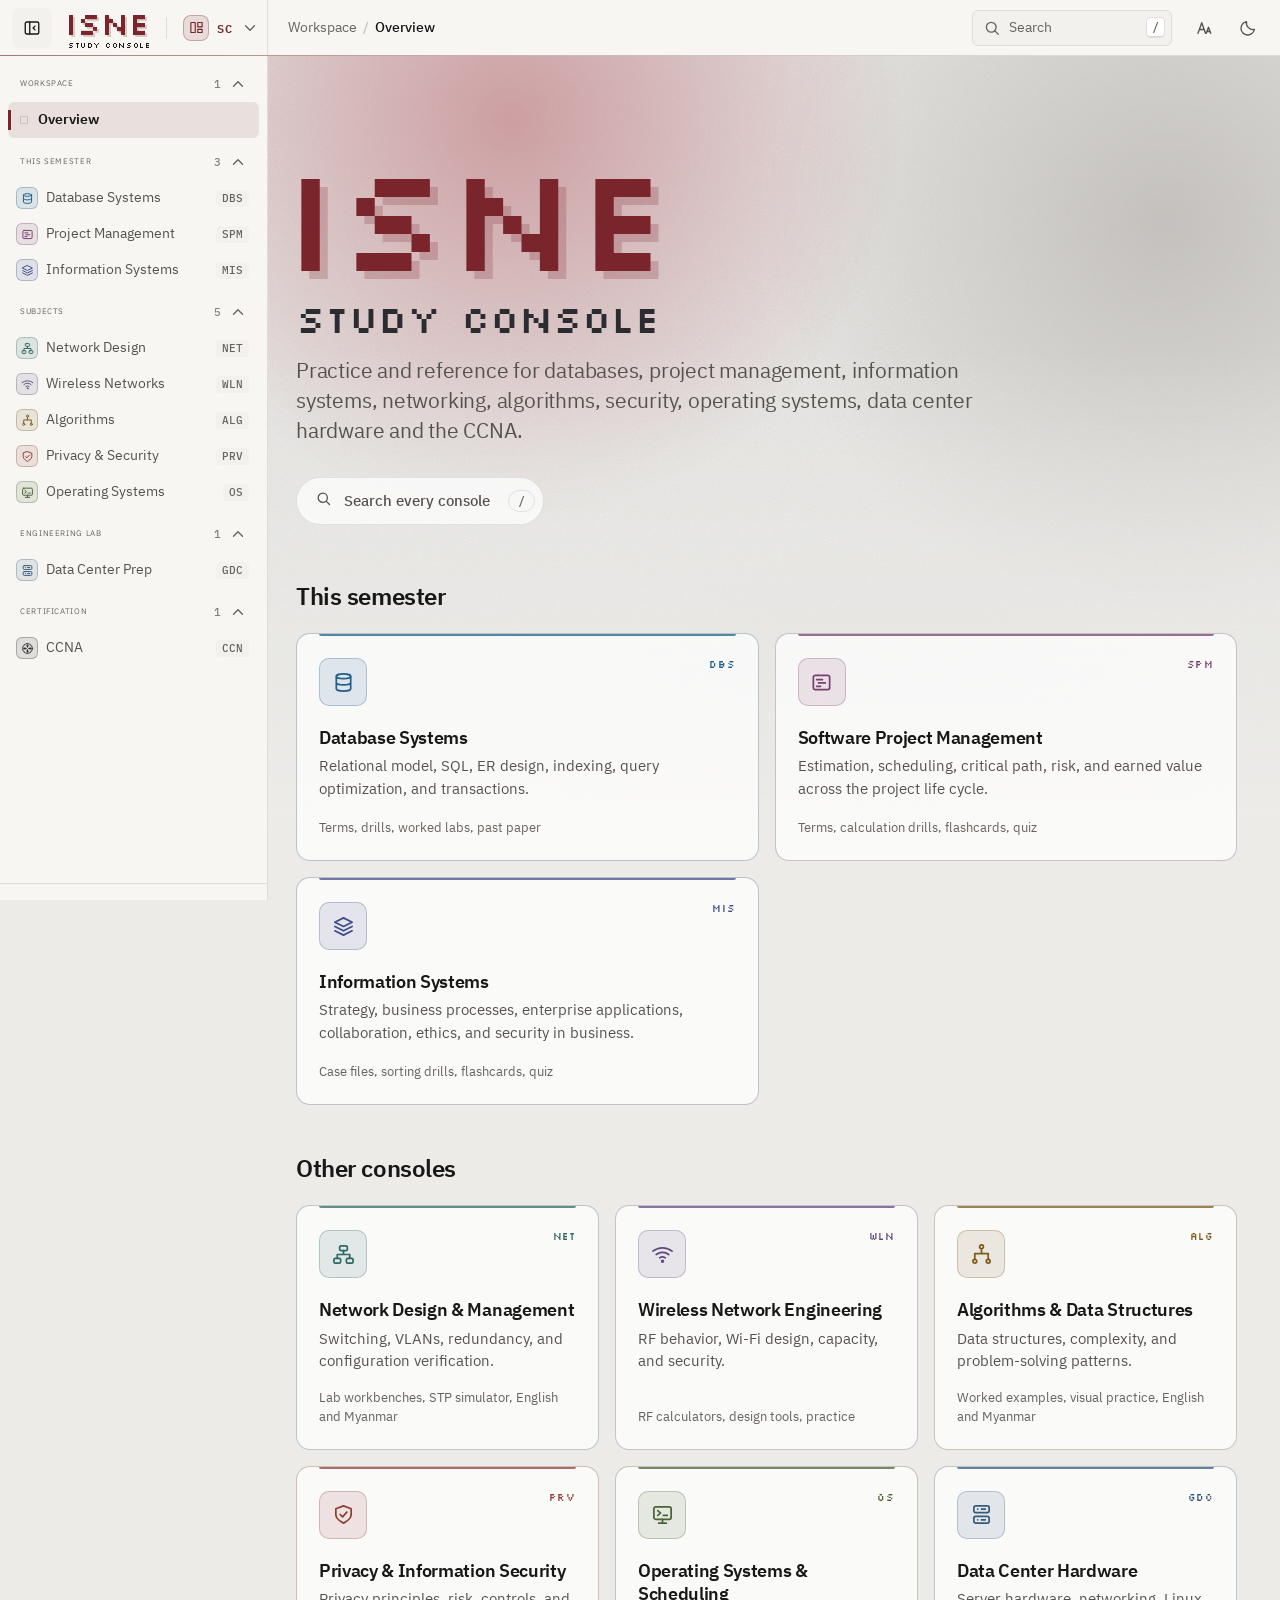
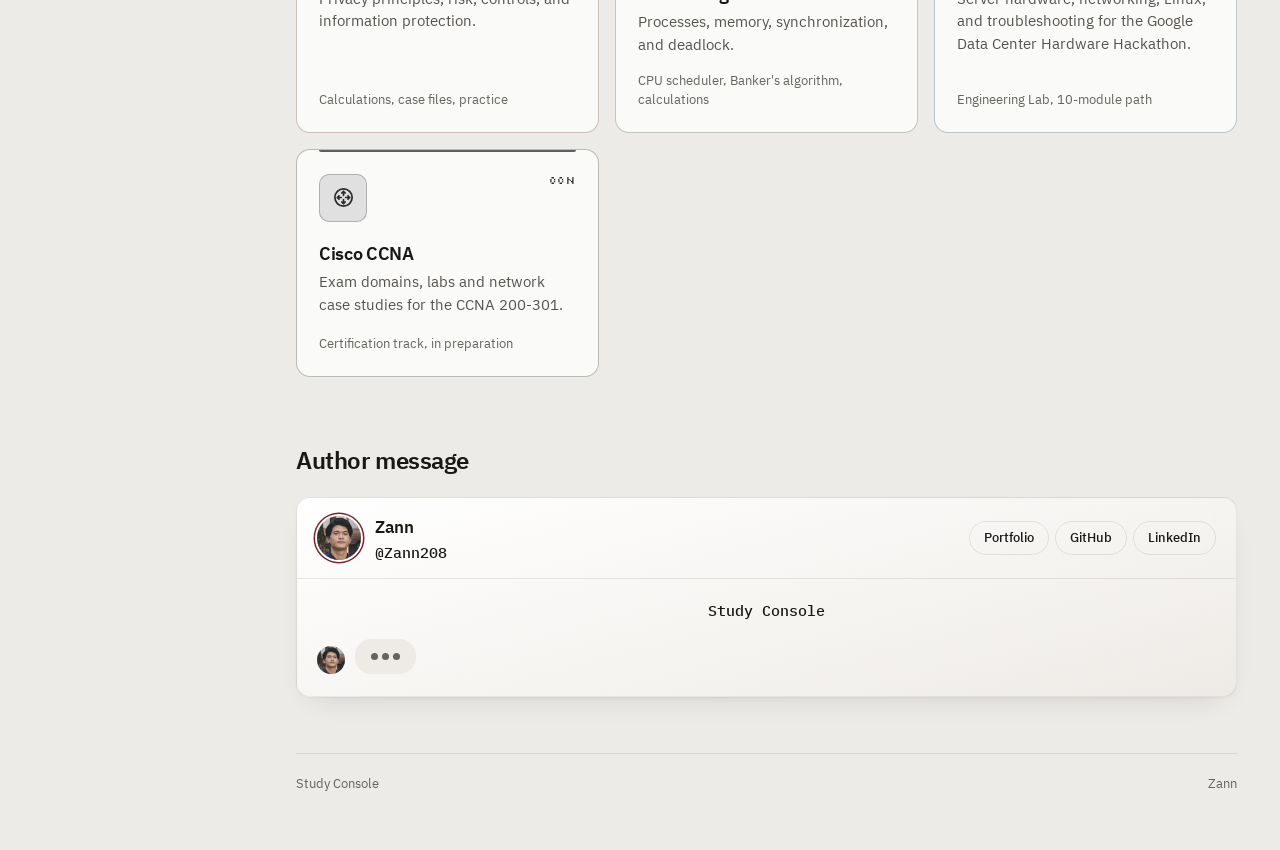
<file: index.html>
<!doctype html>
<html lang="en">
<head>
  <meta charset="utf-8">
  <meta name="viewport" content="width=device-width,initial-scale=1,viewport-fit=cover">
  <title>Study Console</title>
  <meta name="description" content="Practice and reference consoles for networking, algorithms, security, operating systems, databases, project management, information systems and data center hardware, built by Thu Htoo Zan.">
  <meta name="theme-color" content="#ecebe8">
  <script src="./shared/v3/boot.js?v=20261127-1" data-console="home" data-v2="index.v2.html"></script>
  <link rel="preload" href="./assets/fonts/silkscreen-400.woff2" as="font" type="font/woff2" crossorigin>
  <link rel="stylesheet" href="./home.css?v=20261127-1">
</head>
<body data-console-id="home" data-console-name="Study Console">
  <main class="home" id="main">
    <div class="home-aurora" aria-hidden="true"><i class="home-aurora-a"></i><i class="home-aurora-b"></i><i class="home-aurora-c"></i></div>

    <section class="home-hero" aria-labelledby="home-title">
      <h1 class="home-title" id="home-title">ISNE Study Console</h1>
      <p class="home-sub">Practice and reference for databases, project management, information systems, networking, algorithms, security, operating systems, data center hardware and the CCNA.</p>
      <div class="home-actions">
        <a class="home-continue" data-continue-learning hidden href="#current">
          <span class="home-continue-mark" data-continue-icon aria-hidden="true"></span>
          <span class="home-continue-copy"><small>Continue</small><b data-continue-name></b></span>
        </a>
        <button class="home-search" type="button" data-open-search>
          <span data-sc-icon="search" aria-hidden="true"></span>Search every console<kbd>/</kbd>
        </button>
      </div>
    </section>

    <section class="home-consoles home-current" id="current" aria-labelledby="current-title">
      <h2 class="home-h2" id="current-title">This semester</h2>
      <div class="home-grid home-grid-current">
        <a class="home-tile" data-console-launch data-console-id="db" data-console-name="Database Systems" href="./db/">
          <span class="home-tile-icon" data-sc-icon="database" aria-hidden="true"></span>
          <span class="home-tile-code">DBS</span>
          <h3>Database Systems</h3>
          <p>Relational model, SQL, ER design, indexing, query optimization, and transactions.</p>
          <span class="home-tile-meta">Terms, drills, worked labs, past paper</span>
        </a>
        <a class="home-tile" data-console-launch data-console-id="spm" data-console-name="Software Project Management" href="./spm/">
          <span class="home-tile-icon" data-sc-icon="project" aria-hidden="true"></span>
          <span class="home-tile-code">SPM</span>
          <h3>Software Project Management</h3>
          <p>Estimation, scheduling, critical path, risk, and earned value across the project life cycle.</p>
          <span class="home-tile-meta">Terms, calculation drills, flashcards, quiz</span>
        </a>
        <a class="home-tile" data-console-launch data-console-id="mis" data-console-name="Information Systems" href="./mis/">
          <span class="home-tile-icon" data-sc-icon="layers" aria-hidden="true"></span>
          <span class="home-tile-code">MIS</span>
          <h3>Information Systems</h3>
          <p>Strategy, business processes, enterprise applications, collaboration, ethics, and security in business.</p>
          <span class="home-tile-meta">Case files, sorting drills, flashcards, quiz</span>
        </a>
      </div>
    </section>

    <section class="home-consoles home-others" id="subjects" aria-labelledby="consoles-title">
      <h2 class="home-h2" id="consoles-title">Other consoles</h2>
      <div class="home-grid">
        <a class="home-tile" data-console-launch data-console-id="netdes" data-console-name="Network Design & Management" href="https://zann208.github.io/netdes/">
          <span class="home-tile-icon" data-sc-icon="network" aria-hidden="true"></span>
          <span class="home-tile-code">NET</span>
          <h3>Network Design &amp; Management</h3>
          <p>Switching, VLANs, redundancy, and configuration verification.</p>
          <span class="home-tile-meta">Lab workbenches, STP simulator, English and Myanmar</span>
        </a>
        <a class="home-tile" data-console-launch data-console-id="wnet" data-console-name="Wireless Network Engineering" href="https://zann208.github.io/wnet/">
          <span class="home-tile-icon" data-sc-icon="wireless" aria-hidden="true"></span>
          <span class="home-tile-code">WLN</span>
          <h3>Wireless Network Engineering</h3>
          <p>RF behavior, Wi-Fi design, capacity, and security.</p>
          <span class="home-tile-meta">RF calculators, design tools, practice</span>
        </a>
        <a class="home-tile" data-console-launch data-console-id="algo" data-console-name="Algorithms & Data Structures" href="https://zann208.github.io/algo/">
          <span class="home-tile-icon" data-sc-icon="algorithm" aria-hidden="true"></span>
          <span class="home-tile-code">ALG</span>
          <h3>Algorithms &amp; Data Structures</h3>
          <p>Data structures, complexity, and problem-solving patterns.</p>
          <span class="home-tile-meta">Worked examples, visual practice, English and Myanmar</span>
        </a>
        <a class="home-tile" data-console-launch data-console-id="privacy" data-console-name="Privacy & Information Security" href="https://zann208.github.io/privacy/">
          <span class="home-tile-icon" data-sc-icon="shield" aria-hidden="true"></span>
          <span class="home-tile-code">PRV</span>
          <h3>Privacy &amp; Information Security</h3>
          <p>Privacy principles, risk, controls, and information protection.</p>
          <span class="home-tile-meta">Calculations, case files, practice</span>
        </a>
        <a class="home-tile" data-console-launch data-console-id="os" data-console-name="Operating Systems & Scheduling" href="https://zann208.github.io/os/">
          <span class="home-tile-icon" data-sc-icon="system" aria-hidden="true"></span>
          <span class="home-tile-code">OS</span>
          <h3>Operating Systems &amp; Scheduling</h3>
          <p>Processes, memory, synchronization, and deadlock.</p>
          <span class="home-tile-meta">CPU scheduler, Banker's algorithm, calculations</span>
        </a>
        <a class="home-tile" data-console-launch data-console-id="gdc" data-console-name="Google Data Center Hardware Hackathon" href="./google-dc-hackathon/">
          <span class="home-tile-icon" data-sc-icon="server" aria-hidden="true"></span>
          <span class="home-tile-code">GDC</span>
          <h3>Data Center Hardware</h3>
          <p>Server hardware, networking, Linux, and troubleshooting for the Google Data Center Hardware Hackathon.</p>
          <span class="home-tile-meta">Engineering Lab, 10-module path</span>
        </a>
        <a class="home-tile" data-console-launch data-console-id="ccna" data-console-name="Cisco CCNA 200-301" href="./ccna/">
          <span class="home-tile-icon" data-sc-icon="router" aria-hidden="true"></span>
          <span class="home-tile-code">CCN</span>
          <h3>Cisco CCNA</h3>
          <p>Exam domains, labs and network case studies for the CCNA 200-301.</p>
          <span class="home-tile-meta">Certification track, in preparation</span>
        </a>
      </div>
    </section>

    <section class="home-chat" id="author" aria-labelledby="author-title">
      <h2 class="home-h2" id="author-title">Author message</h2>
      <div class="home-chat-window">
        <header class="home-chat-head">
          <img class="home-chat-avatar" src="./assets/author.jpg?v=20261028-1" width="44" height="44" alt="Zann" decoding="async">
          <div class="home-chat-who"><b>Zann</b><code>@Zann208</code></div>
          <ul class="home-chat-links">
            <li><a href="https://zann208.github.io/" rel="me">Portfolio</a></li>
            <li><a href="https://github.com/Zann208" rel="me">GitHub</a></li>
            <li><a href="https://www.linkedin.com/in/thu-htoo-zan-8866ab377/" rel="me">LinkedIn</a></li>
          </ul>
        </header>
        <div class="home-chat-thread" data-chat>
          <p class="home-chat-day"><code>Study Console</code></p>
          <div class="home-chat-group">
            <img class="home-chat-mini" src="./assets/author.jpg?v=20261028-1" width="28" height="28" alt="" aria-hidden="true" decoding="async">
            <div class="home-chat-bubbles">
              <p class="home-chat-bubble" data-chat-msg>Hi, I'm Zann. I built these consoles while studying Information Systems and Network Engineering at Chiang Mai University. Use them to prepare for an exam, revise a course, or practise skills you will need at work.</p>
              <p class="home-chat-bubble" data-chat-msg>They are meant to sit alongside your classes, not replace them. Treat everything here as reference and practice, and check anything you will be graded on against your own lecture material.</p>
              <span class="home-chat-typing" aria-hidden="true"><i></i><i></i><i></i></span>
            </div>
          </div>
          <code class="home-chat-status" data-chat-status>Delivered</code>
        </div>
      </div>
    </section>

    <footer class="home-footer"><span>Study Console</span><span>Zann</span></footer>
  </main>
  <script src="./home.js?v=20261127-1"></script>
</body>
</html>
</file>
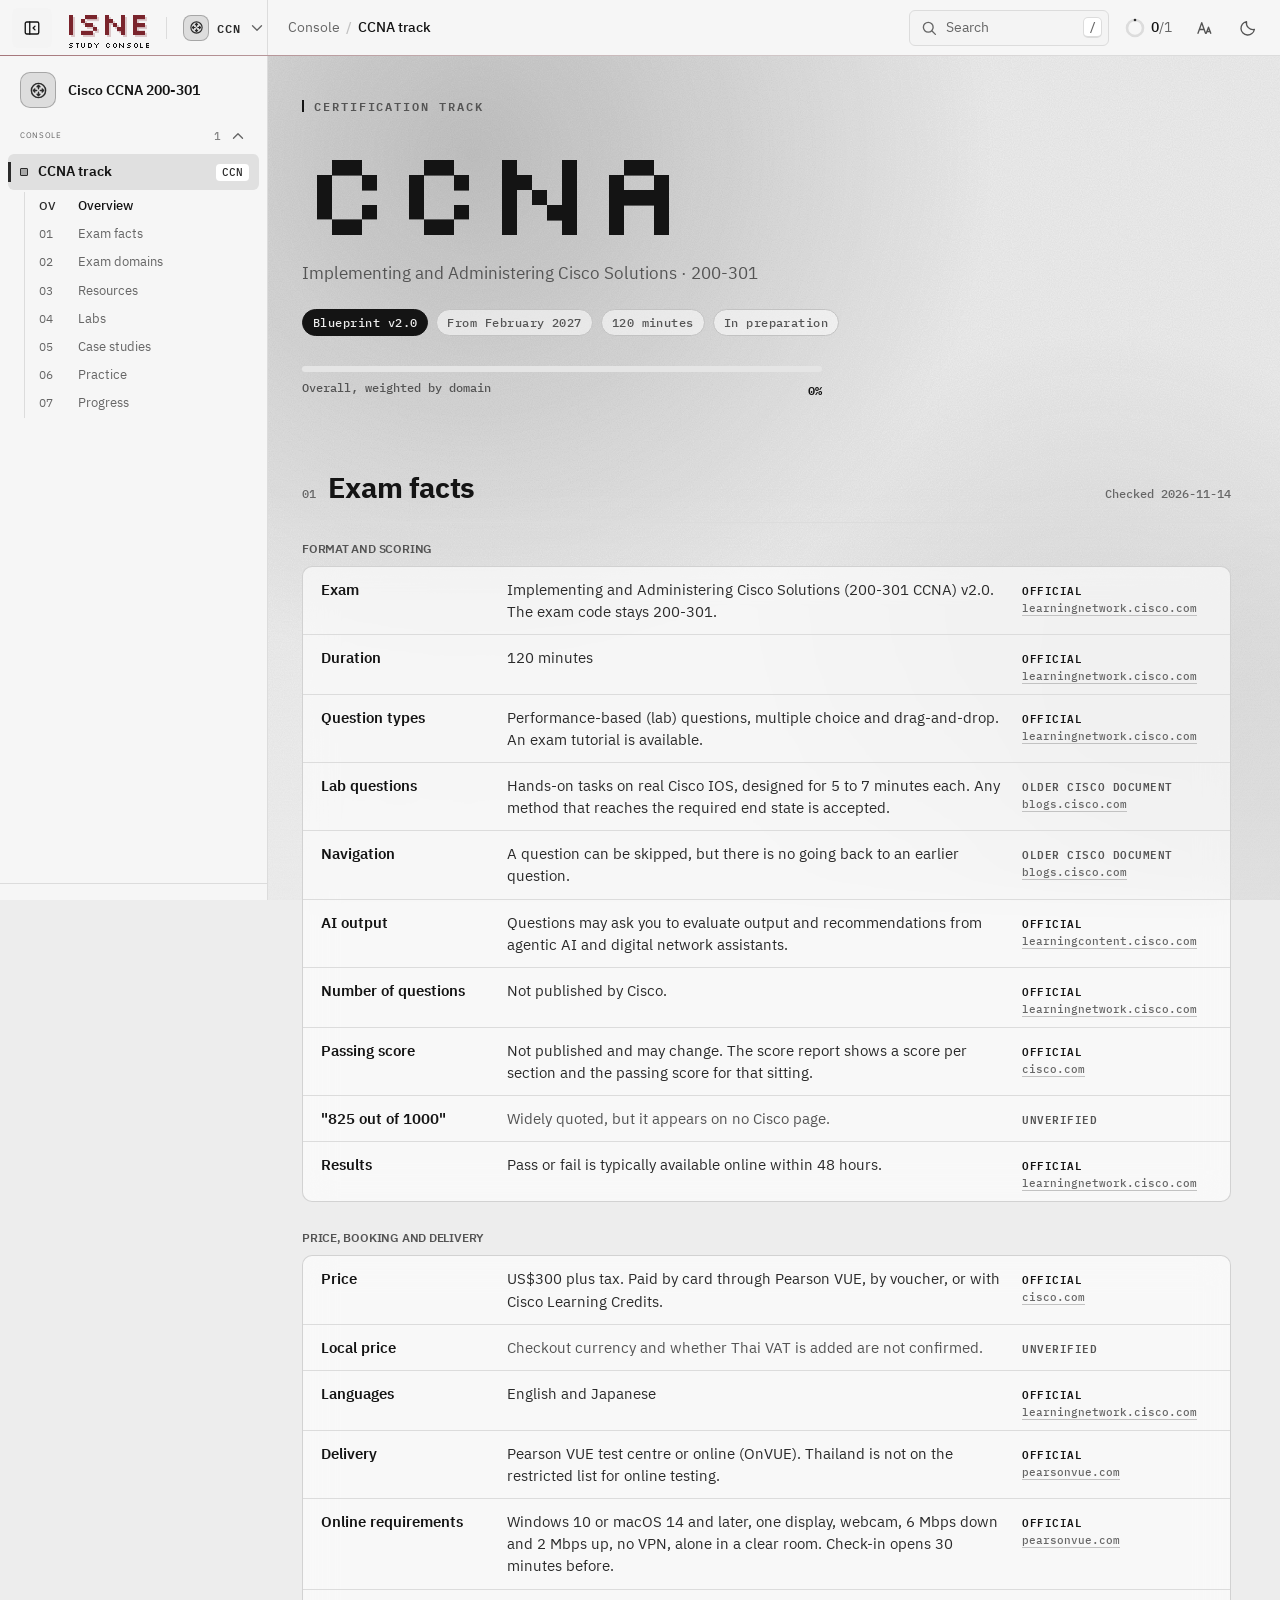
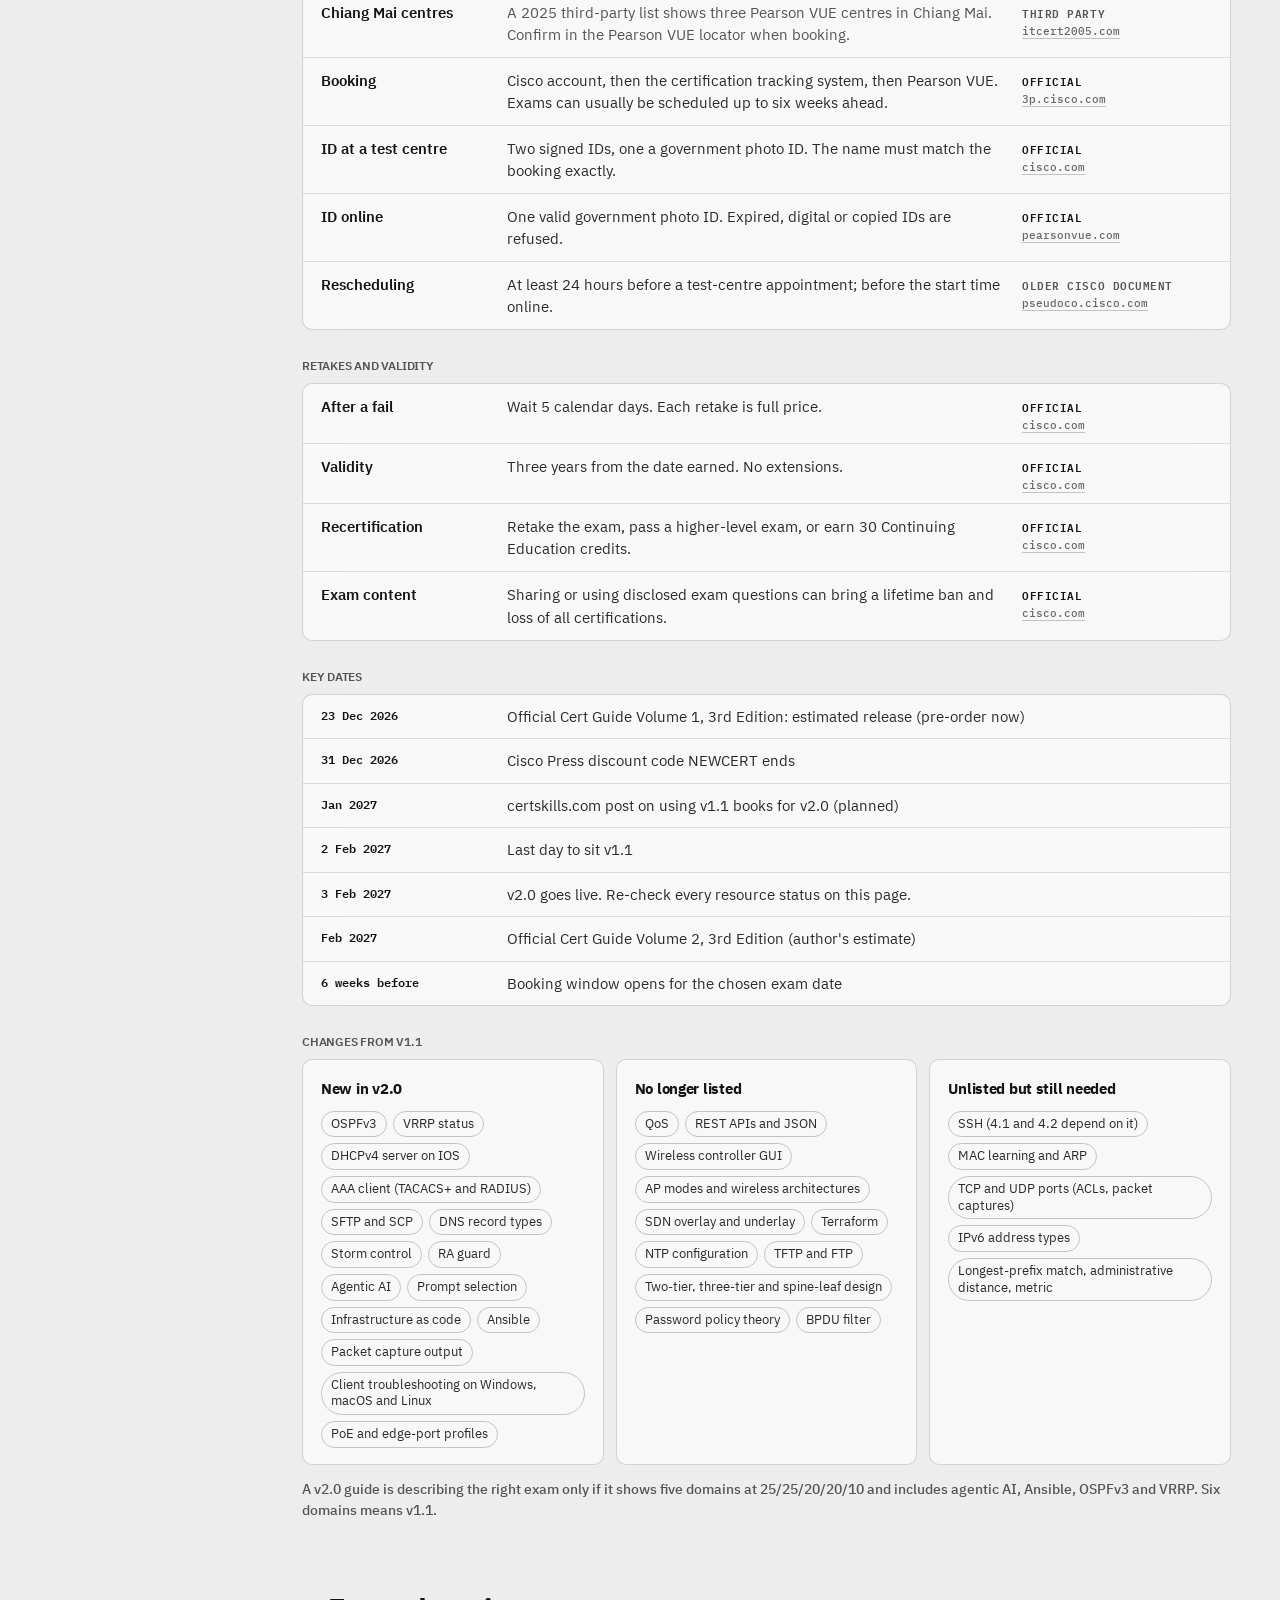
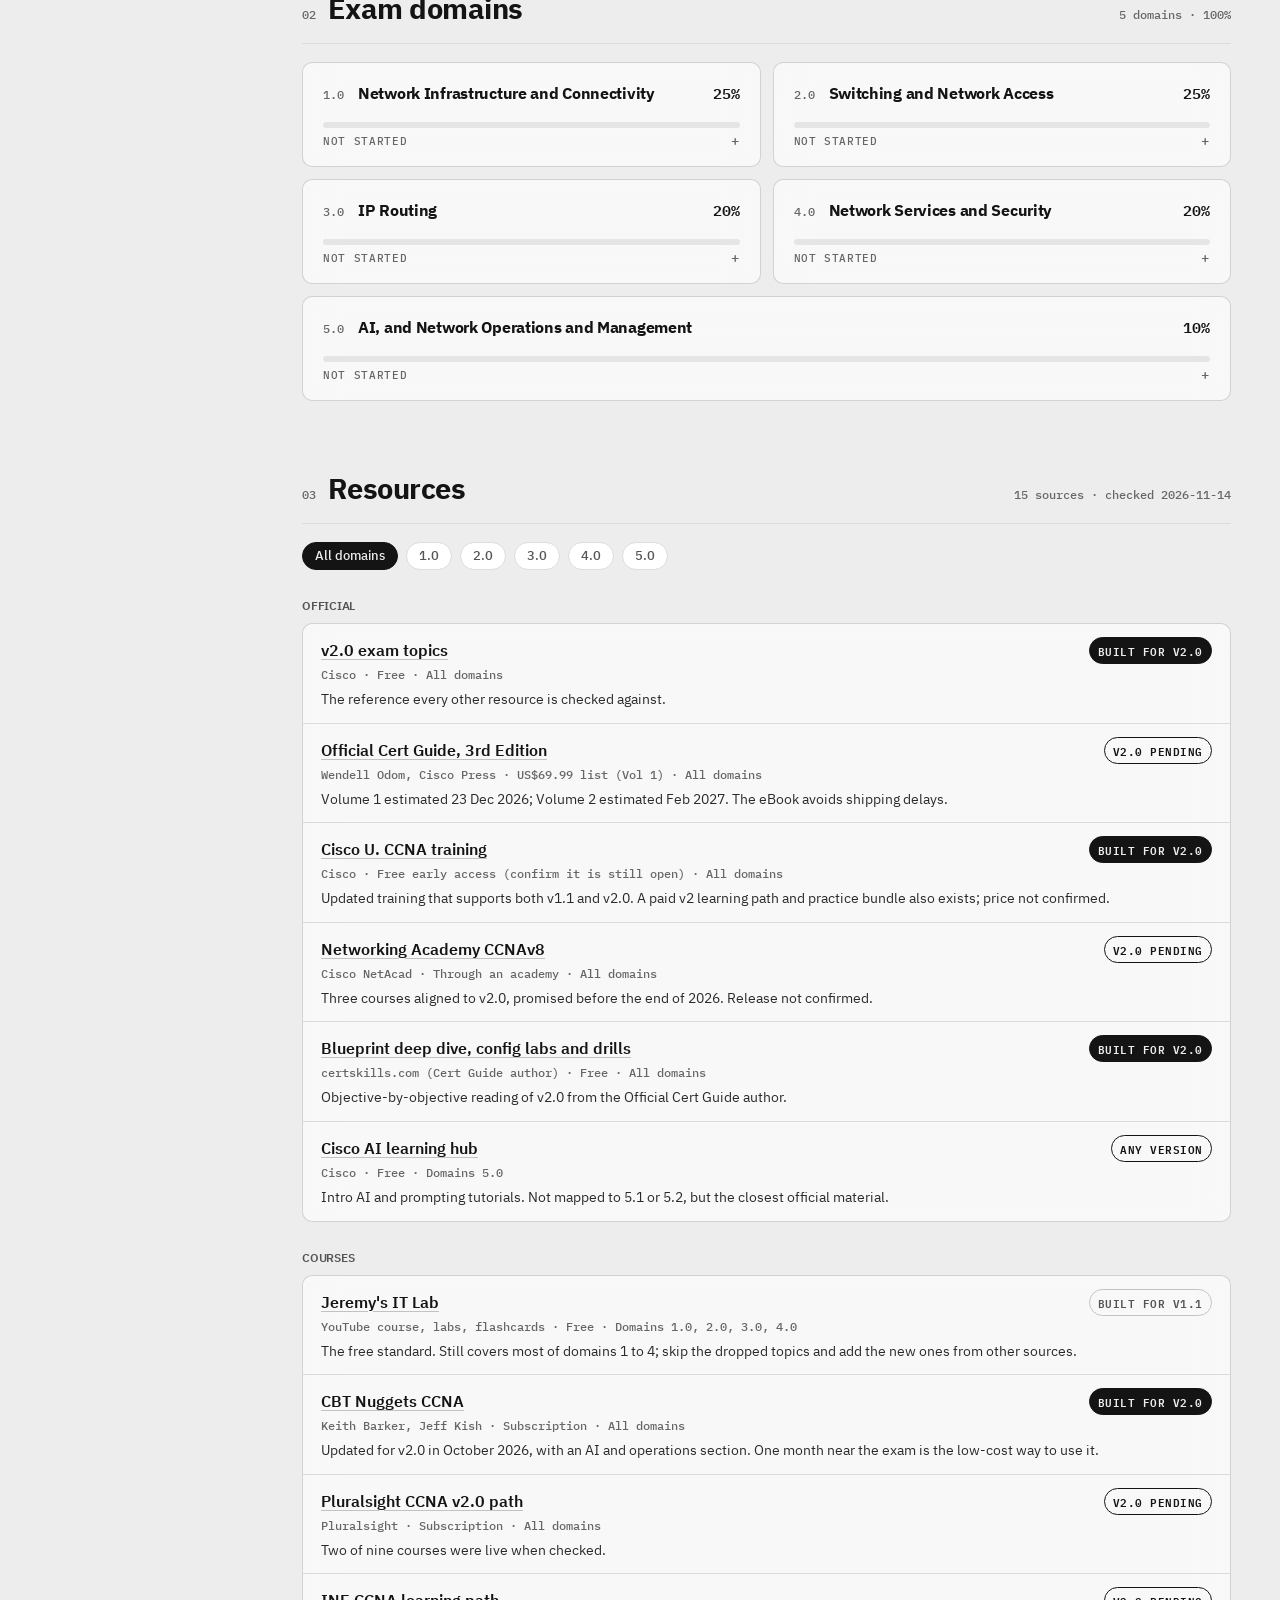
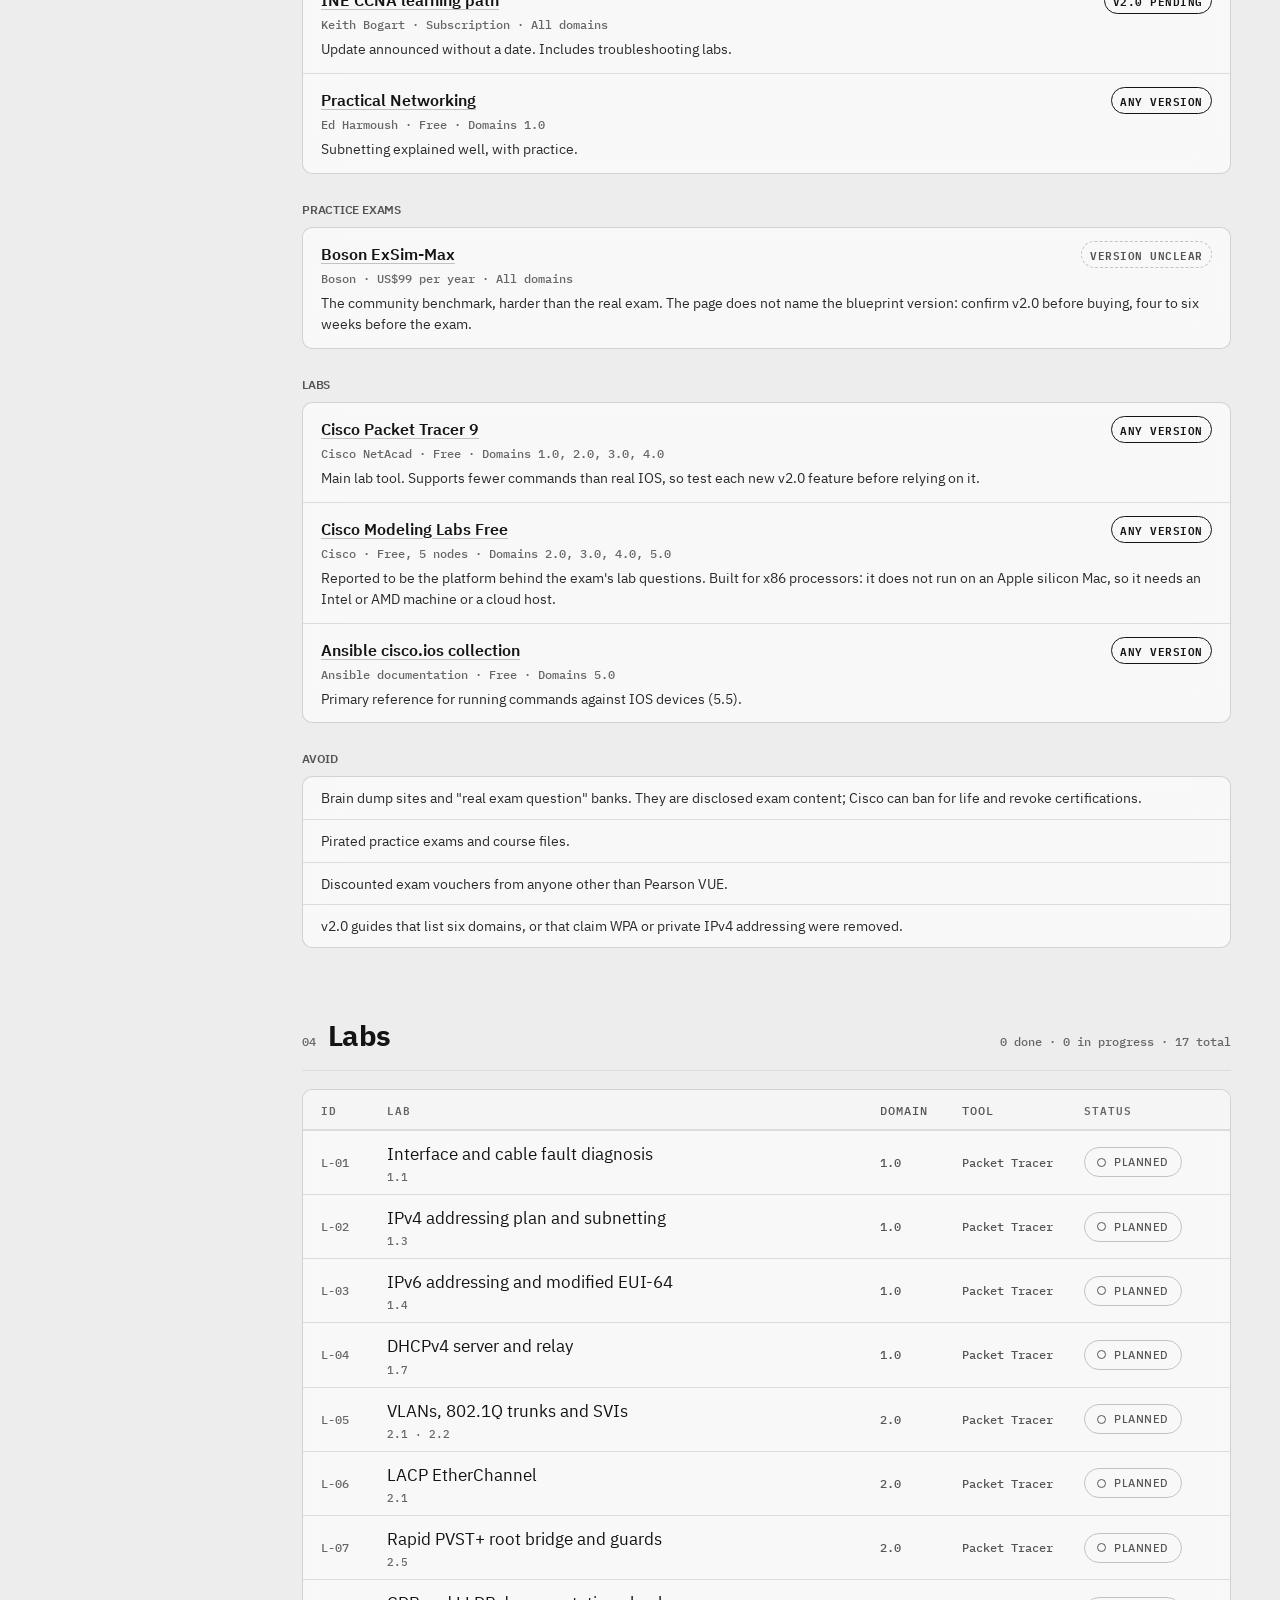
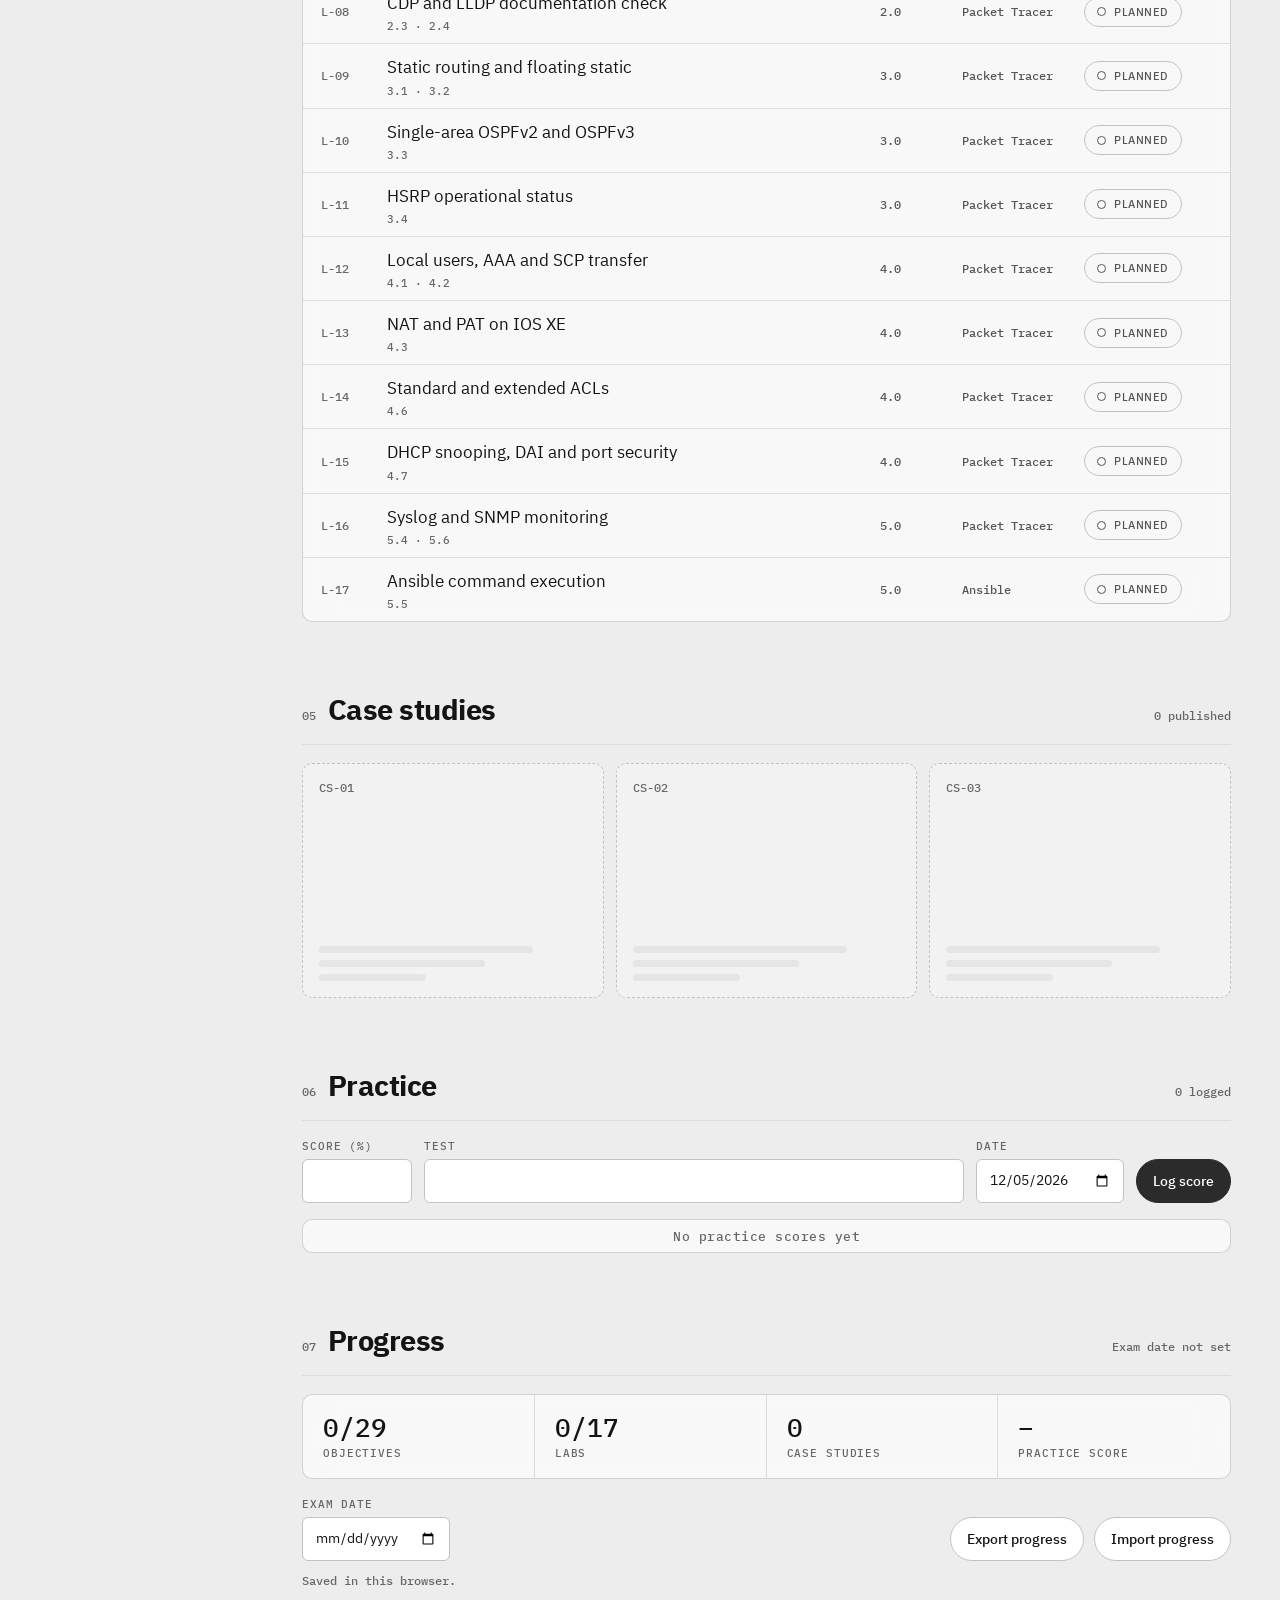
<file: ccna/index.html>
<!doctype html>
<html lang="en">
<head>
<meta charset="utf-8">
<meta name="viewport" content="width=device-width,initial-scale=1,viewport-fit=cover">
<title>Cisco CCNA 200-301 · Study Console</title>
<meta name="description" content="CCNA 200-301 v2.0 console: exam facts, domains, vetted resources, labs, case studies and progress.">
<meta name="theme-color" content="#0a0a0a">
<script src="../shared/v3/boot.js?v=20261127-1" data-console="ccna"></script>
<link rel="stylesheet" href="./ccna.css?v=20261114-2">
</head>
<body data-console-id="ccna" data-console-name="Cisco CCNA 200-301">
<main class="cc">

  <header class="cc-hero" id="overview">
    <p class="cc-eyebrow">Certification track</p>
    <h1 class="cc-title">CCNA</h1>
    <p class="cc-sub">Implementing and Administering Cisco Solutions · 200-301</p>
    <div class="cc-chips">
      <span class="cc-chip is-on">Blueprint v2.0</span>
      <span class="cc-chip">From February 2027</span>
      <span class="cc-chip">120 minutes</span>
      <span class="cc-chip">In preparation</span>
      <span class="cc-chip" id="cc-exam-chip" hidden></span>
    </div>
    <div class="cc-meter" id="cc-meter" role="img" aria-label="Overall progress 0 percent">
      <div class="cc-meter-bar"><i id="cc-meter-fill" style="width:0%"></i></div>
      <div class="cc-meter-row"><span>Overall, weighted by domain</span><b id="cc-meter-pct">0%</b></div>
    </div>
  </header>

  <section class="cc-sec" id="exam">
    <div class="cc-head"><span class="cc-num">01</span><h2>Exam facts</h2><span class="cc-aside" id="cc-exam-aside"></span></div>
    <div id="cc-exam-body"></div>
  </section>

  <section class="cc-sec" id="domains">
    <div class="cc-head"><span class="cc-num">02</span><h2>Exam domains</h2><span class="cc-aside">5 domains · 100%</span></div>
    <div class="cc-domains" id="cc-domains"></div>
  </section>

  <section class="cc-sec" id="resources">
    <div class="cc-head"><span class="cc-num">03</span><h2>Resources</h2><span class="cc-aside" id="cc-res-aside"></span></div>
    <div id="cc-res-body"></div>
  </section>

  <section class="cc-sec" id="labs">
    <div class="cc-head"><span class="cc-num">04</span><h2>Labs</h2><span class="cc-aside" id="cc-labs-aside">0 logged</span></div>
    <div class="cc-table" id="cc-labs"></div>
  </section>

  <section class="cc-sec" id="cases">
    <div class="cc-head"><span class="cc-num">05</span><h2>Case studies</h2><span class="cc-aside" id="cc-cases-aside">0 published</span></div>
    <div class="cc-cases" id="cc-cases"></div>
  </section>

  <section class="cc-sec" id="practice">
    <div class="cc-head"><span class="cc-num">06</span><h2>Practice</h2><span class="cc-aside" id="cc-practice-aside">0 logged</span></div>
    <form class="cc-form" id="cc-score-form">
      <label class="sc-field"><span class="cc-lbl">Score (%)</span><input class="sc-input" id="cc-score-val" type="number" min="0" max="100" step="0.1" inputmode="decimal" required></label>
      <label class="sc-field cc-grow"><span class="cc-lbl">Test</span><input class="sc-input" id="cc-score-name" type="text" maxlength="60" autocomplete="off"></label>
      <label class="sc-field"><span class="cc-lbl">Date</span><input class="sc-input" id="cc-score-date" type="date"></label>
      <button class="sc-btn sc-btn--primary" type="submit">Log score</button>
    </form>
    <ul class="cc-scores" id="cc-scores"></ul>
  </section>

  <section class="cc-sec" id="progress">
    <div class="cc-head"><span class="cc-num">07</span><h2>Progress</h2><span class="cc-aside" id="cc-progress-aside">Exam date not set</span></div>
    <div class="cc-stats">
      <div><b id="cc-stat-obj">0/0</b><span>Objectives</span></div>
      <div><b id="cc-stat-labs">0</b><span>Labs</span></div>
      <div><b id="cc-stat-cases">0</b><span>Case studies</span></div>
      <div><b id="cc-stat-score">–</b><span id="cc-stat-score-sub">Practice score</span></div>
    </div>
    <div class="cc-form cc-tools">
      <label class="sc-field"><span class="cc-lbl">Exam date</span><input class="sc-input" id="cc-exam" type="date"></label>
      <div class="cc-io">
        <button class="sc-btn" type="button" data-act="export">Export progress</button>
        <button class="sc-btn" type="button" data-act="import">Import progress</button>
        <input id="cc-import" type="file" accept="application/json,.json" hidden>
      </div>
      <p class="cc-note" id="cc-io-note" role="status">Saved in this browser.</p>
    </div>
  </section>

</main>
<script src="./data.js?v=20261114-2"></script>
<script src="./ccna.js?v=20261114-2"></script>
</body>
</html>
</file>
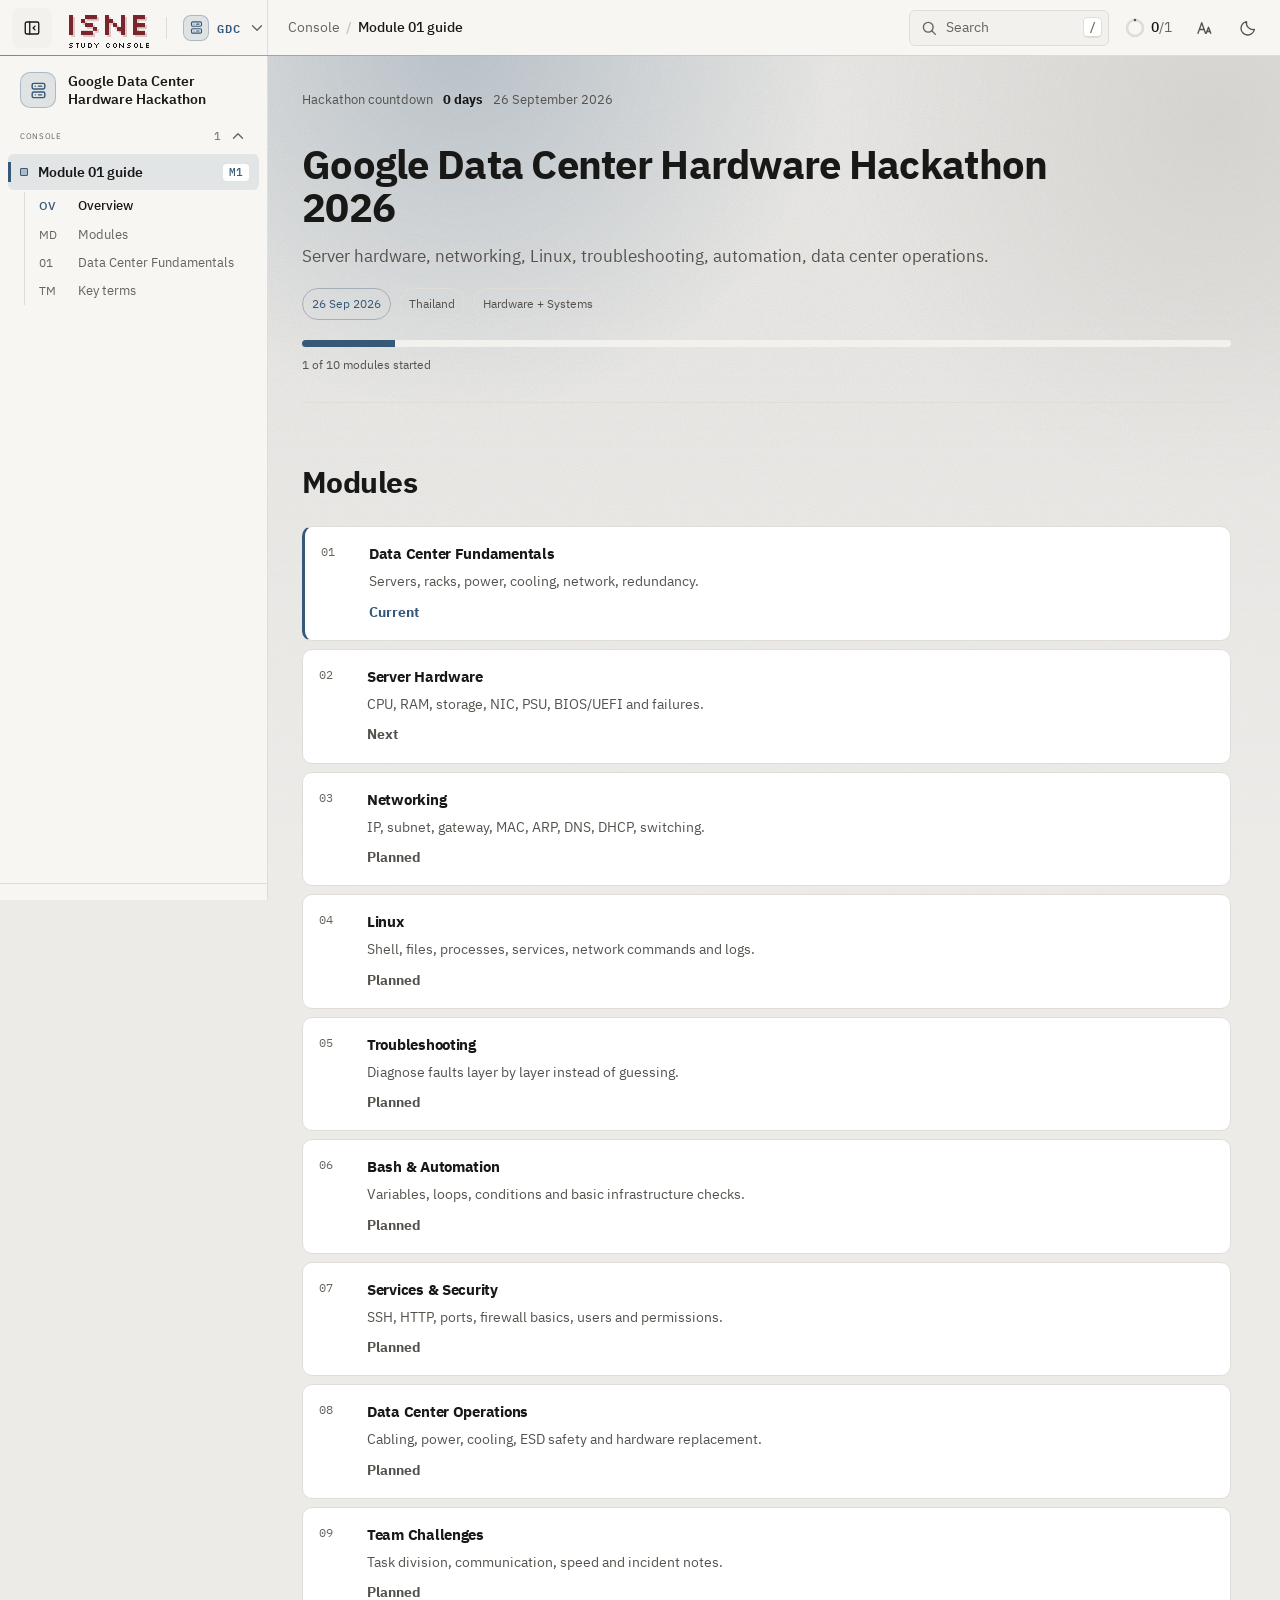
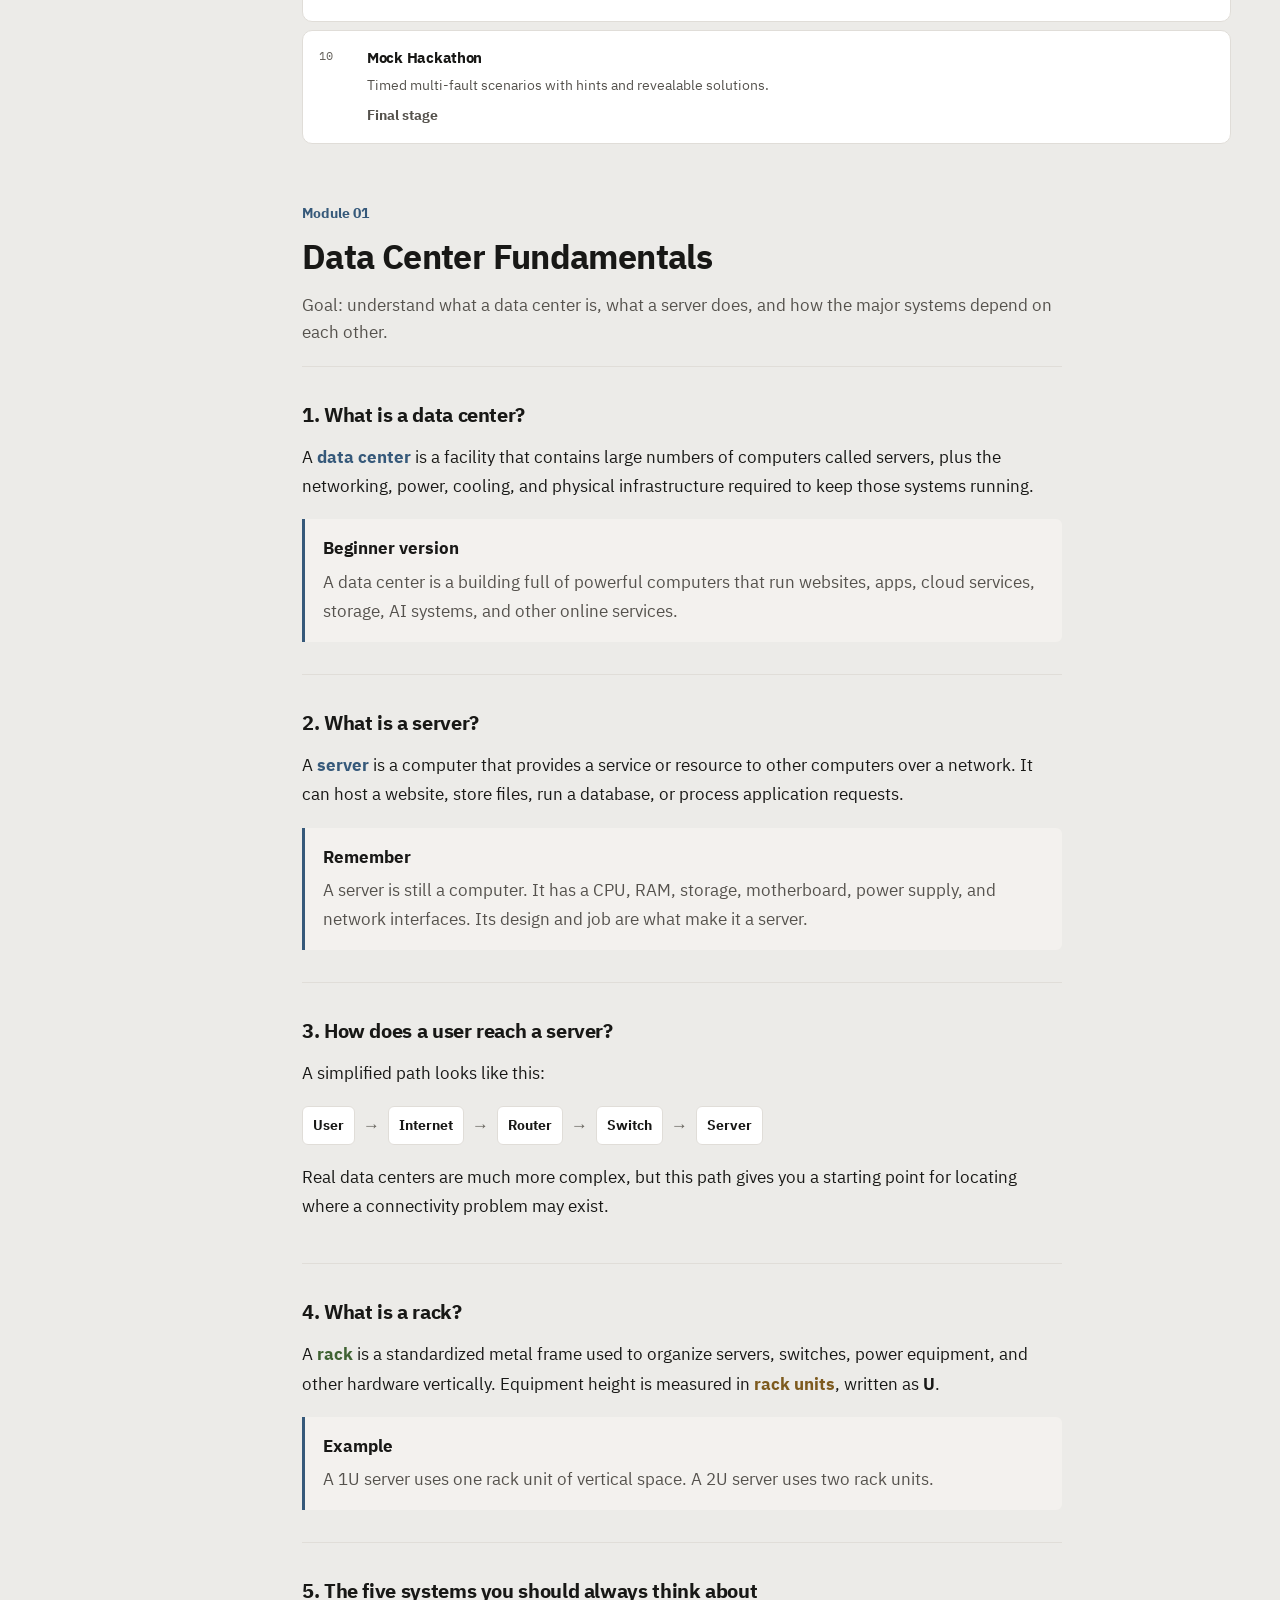
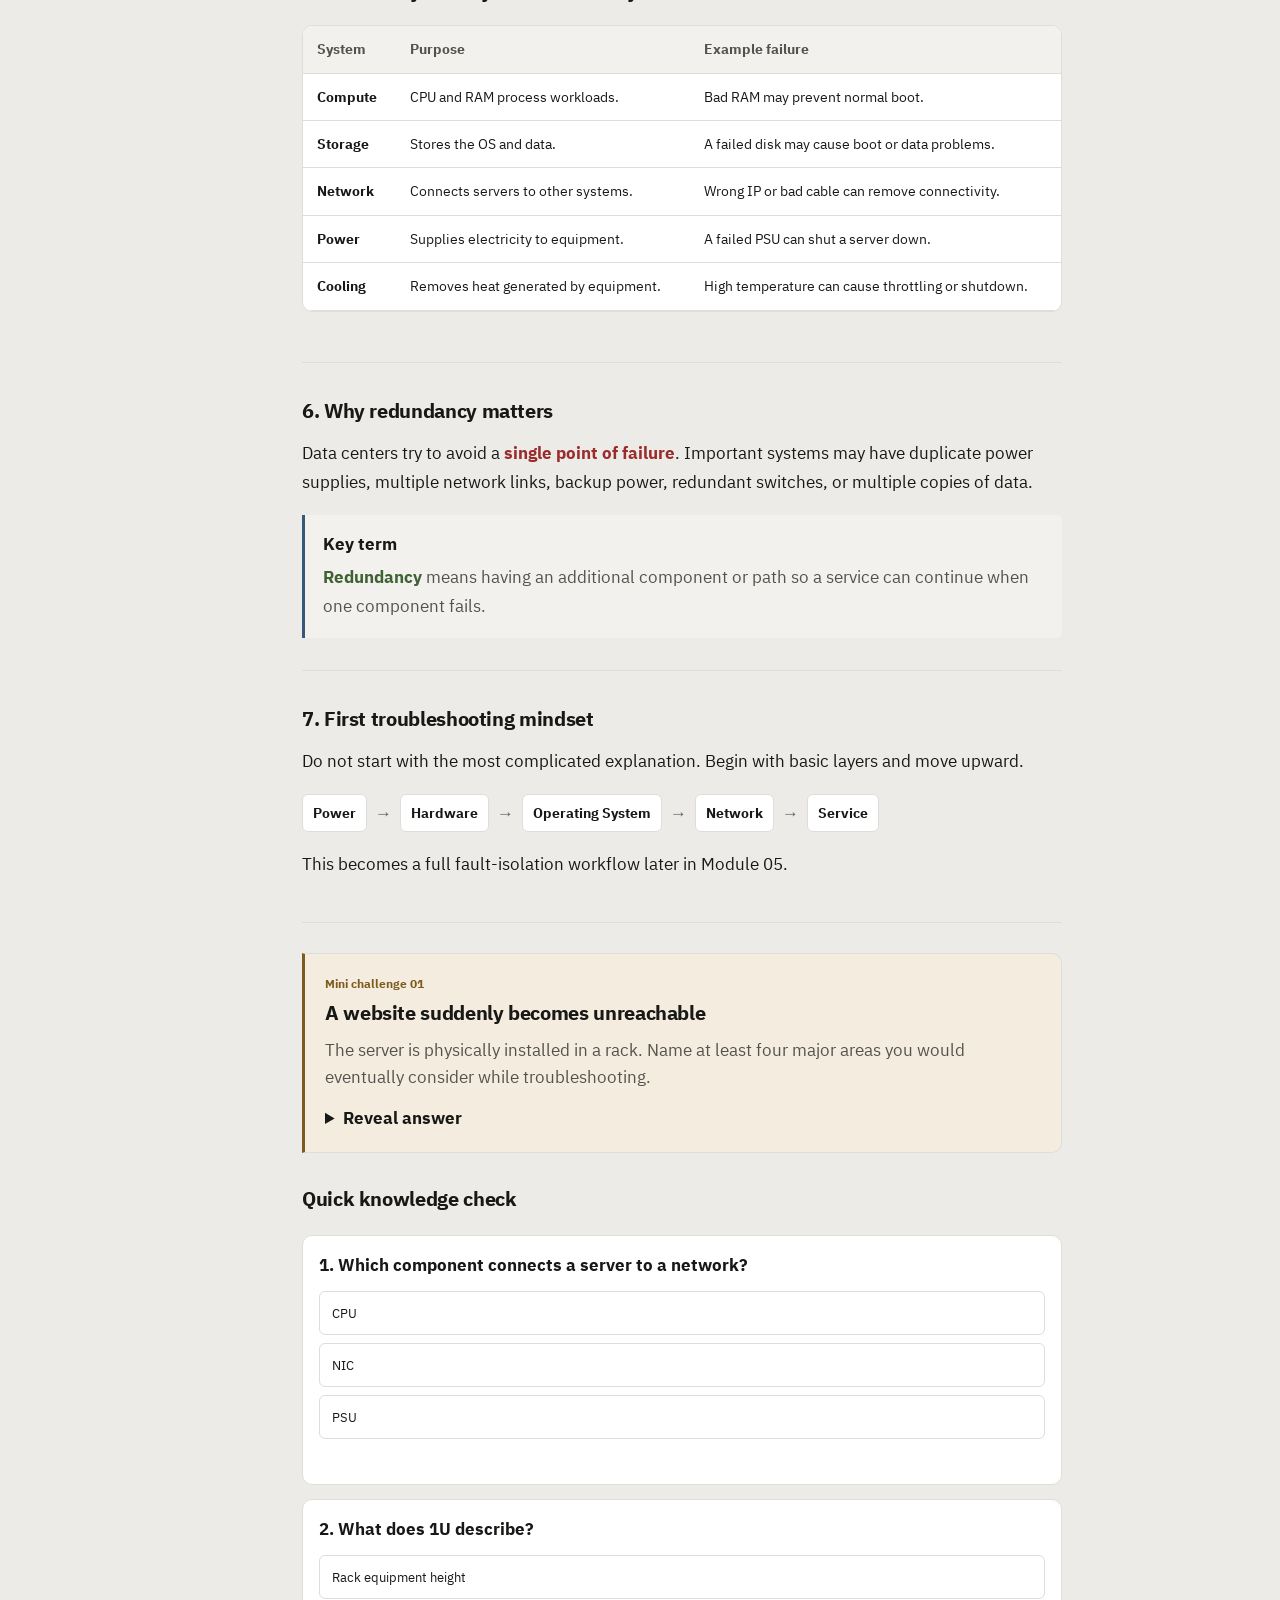
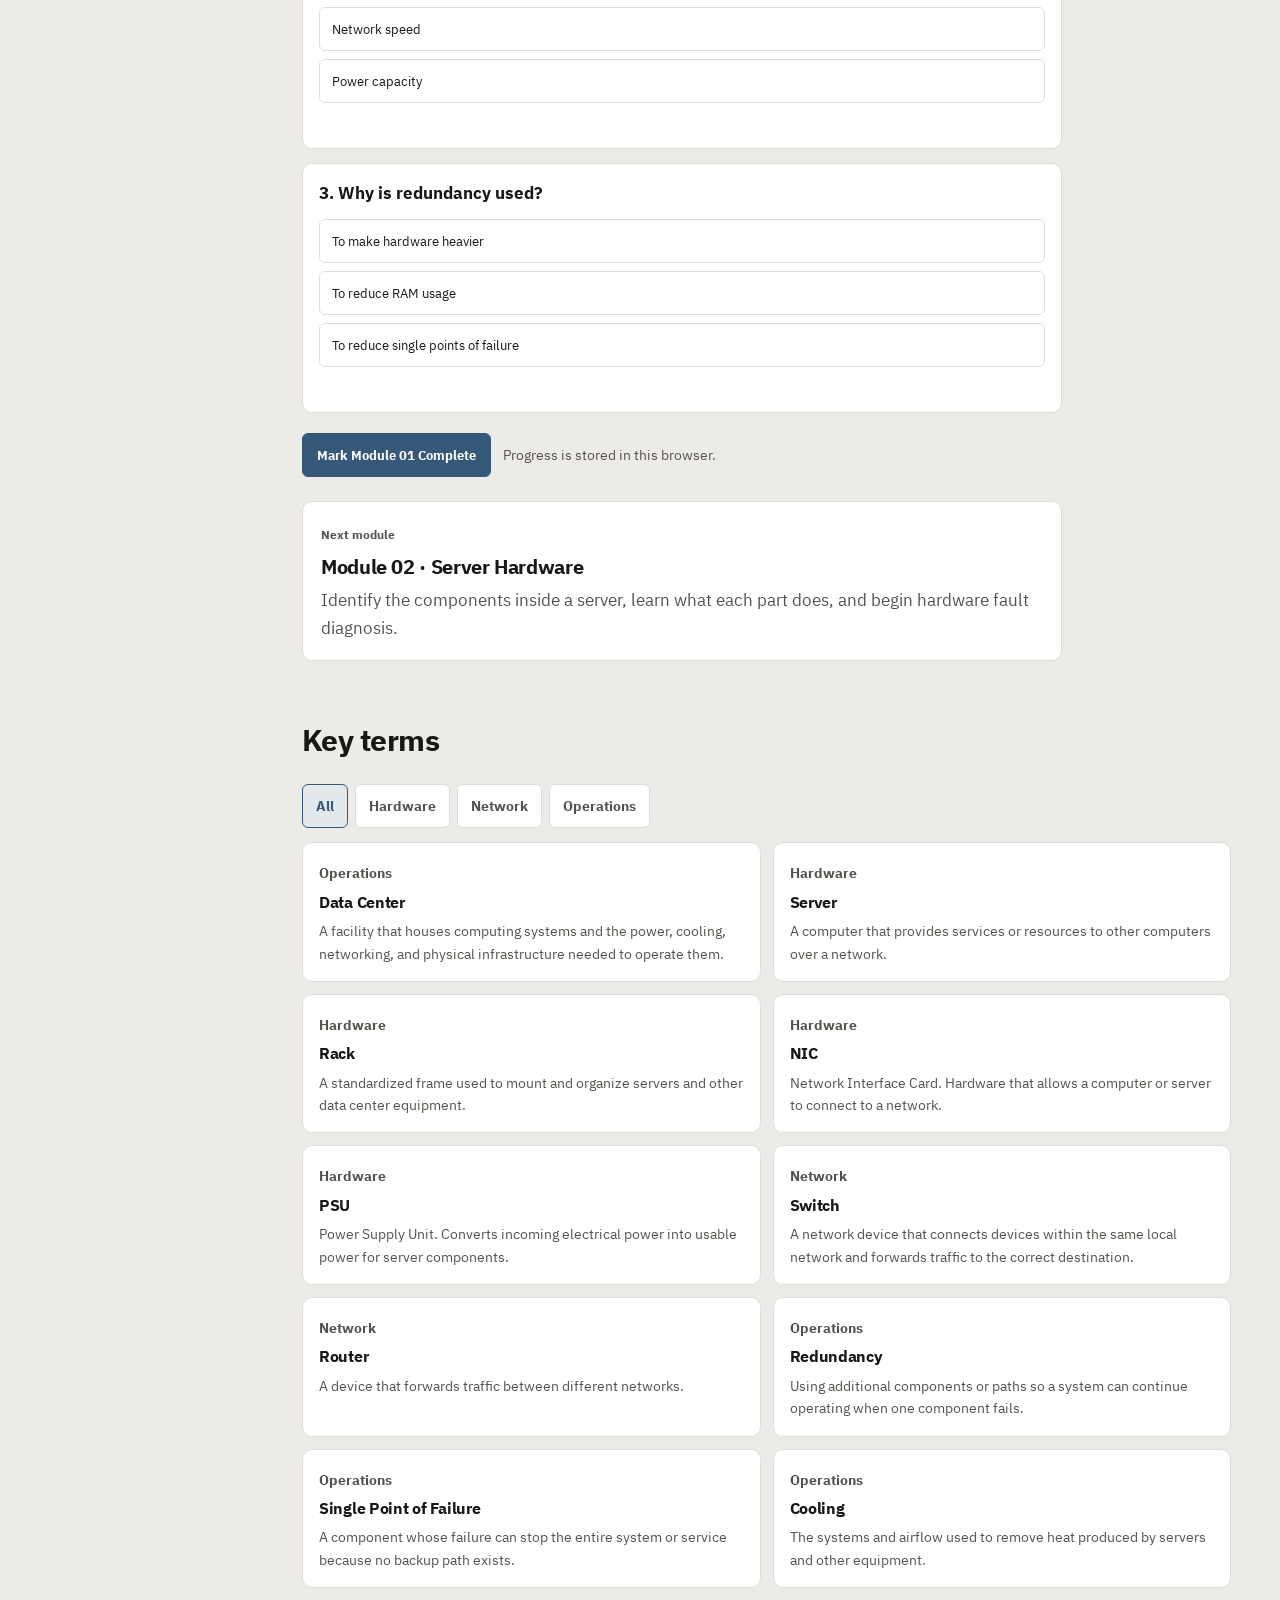
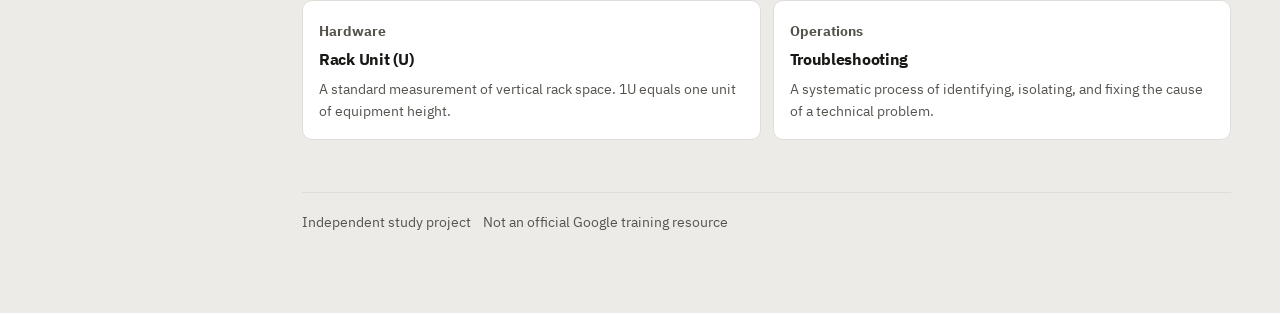
<file: google-dc-hackathon/index.html>
<!DOCTYPE html>
<html lang="en">
<head>
<meta charset="UTF-8">
<meta name="viewport" content="width=device-width, initial-scale=1.0">
<title>Google Data Center Hardware Hackathon 2026 — Study Console</title>
<meta name="description" content="Independent preparation console for the Google Thailand Data Center Hardware Hackathon 2026: data center fundamentals, server hardware, networking, Linux, troubleshooting, automation, and mock challenges.">
<meta name="theme-color" content="#08111f">
<script src="../shared/v3/boot.js?v=20261127-1" data-console="gdc" data-v2="index.v2.html"></script>
<link rel="stylesheet" href="./gdc.css?v=20261025-1">
</head>
<body data-console-id="gdc" data-console-name="Google Data Center Hardware Hackathon">
  <main class="main">
    <div class="main-inner">
      <div class="countdown"><div class="lab">Hackathon countdown</div><strong id="daysLeft">-- days</strong><span>26 September 2026</span></div>

      <header class="hero" id="overview">
        <h1>Google Data Center Hardware Hackathon 2026</h1>
        <p class="lede">Server hardware, networking, Linux, troubleshooting, automation, data center operations.</p>
        <div class="meta"><span class="chip date">26 Sep 2026</span><span class="chip">Thailand</span><span class="chip">Hardware + Systems</span></div>

        <div class="progress-shell"><div class="progress-bar" id="progressBar"></div></div>
        <div class="progress-row"><span id="progressText">1 of 10 modules started</span></div>
      </header>


      <section class="section" id="roadmap">
        <div class="section-head"><div><h2>Modules</h2></div></div>
        <div class="path">
          <a class="module current" href="#module1"><span class="num">01</span><span><h3>Data Center Fundamentals</h3><p>Servers, racks, power, cooling, network, redundancy.</p><span class="badge">Current</span></span></a>
          <div class="module"><span class="num">02</span><span><h3>Server Hardware</h3><p>CPU, RAM, storage, NIC, PSU, BIOS/UEFI and failures.</p><span class="badge">Next</span></span></div>
          <div class="module"><span class="num">03</span><span><h3>Networking</h3><p>IP, subnet, gateway, MAC, ARP, DNS, DHCP, switching.</p><span class="badge">Planned</span></span></div>
          <div class="module"><span class="num">04</span><span><h3>Linux</h3><p>Shell, files, processes, services, network commands and logs.</p><span class="badge">Planned</span></span></div>
          <div class="module"><span class="num">05</span><span><h3>Troubleshooting</h3><p>Diagnose faults layer by layer instead of guessing.</p><span class="badge">Planned</span></span></div>
          <div class="module"><span class="num">06</span><span><h3>Bash & Automation</h3><p>Variables, loops, conditions and basic infrastructure checks.</p><span class="badge">Planned</span></span></div>
          <div class="module"><span class="num">07</span><span><h3>Services & Security</h3><p>SSH, HTTP, ports, firewall basics, users and permissions.</p><span class="badge">Planned</span></span></div>
          <div class="module"><span class="num">08</span><span><h3>Data Center Operations</h3><p>Cabling, power, cooling, ESD safety and hardware replacement.</p><span class="badge">Planned</span></span></div>
          <div class="module"><span class="num">09</span><span><h3>Team Challenges</h3><p>Task division, communication, speed and incident notes.</p><span class="badge">Planned</span></span></div>
          <div class="module"><span class="num">10</span><span><h3>Mock Hackathon</h3><p>Timed multi-fault scenarios with hints and revealable solutions.</p><span class="badge">Final stage</span></span></div>
        </div>
      </section>

      <section class="section lesson" id="module1">
        <div class="lesson-top"><div class="label">Module 01</div><h2>Data Center Fundamentals</h2><p>Goal: understand what a data center is, what a server does, and how the major systems depend on each other.</p></div>
        <div class="lesson-body">

          <div class="lesson-block" id="what-is-dc">
            <h3>1. What is a data center?</h3>
            <p>A <span class="term-blue">data center</span> is a facility that contains large numbers of computers called servers, plus the networking, power, cooling, and physical infrastructure required to keep those systems running.</p>
            <div class="definition"><b>Beginner version</b><p>A data center is a building full of powerful computers that run websites, apps, cloud services, storage, AI systems, and other online services.</p></div>
          </div>

          <div class="lesson-block" id="server">
            <h3>2. What is a server?</h3>
            <p>A <span class="term-blue">server</span> is a computer that provides a service or resource to other computers over a network. It can host a website, store files, run a database, or process application requests.</p>
            <div class="definition"><b>Remember</b><p>A server is still a computer. It has a CPU, RAM, storage, motherboard, power supply, and network interfaces. Its design and job are what make it a server.</p></div>
          </div>

          <div class="lesson-block" id="network-path">
            <h3>3. How does a user reach a server?</h3>
            <p>A simplified path looks like this:</p>
            <div class="flow"><span class="node">User</span><span class="arrow">→</span><span class="node">Internet</span><span class="arrow">→</span><span class="node">Router</span><span class="arrow">→</span><span class="node">Switch</span><span class="arrow">→</span><span class="node">Server</span></div>
            <p>Real data centers are much more complex, but this path gives you a starting point for locating where a connectivity problem may exist.</p>
          </div>

          <div class="lesson-block" id="rack">
            <h3>4. What is a rack?</h3>
            <p>A <span class="term-green">rack</span> is a standardized metal frame used to organize servers, switches, power equipment, and other hardware vertically. Equipment height is measured in <span class="term-yellow">rack units</span>, written as <strong>U</strong>.</p>
            <div class="definition"><b>Example</b><p>A 1U server uses one rack unit of vertical space. A 2U server uses two rack units.</p></div>
          </div>

          <div class="lesson-block" id="five-systems">
            <h3>5. The five systems you should always think about</h3>
            <div class="table-wrap"><table><thead><tr><th>System</th><th>Purpose</th><th>Example failure</th></tr></thead><tbody>
              <tr><td>Compute</td><td>CPU and RAM process workloads.</td><td>Bad RAM may prevent normal boot.</td></tr>
              <tr><td>Storage</td><td>Stores the OS and data.</td><td>A failed disk may cause boot or data problems.</td></tr>
              <tr><td>Network</td><td>Connects servers to other systems.</td><td>Wrong IP or bad cable can remove connectivity.</td></tr>
              <tr><td>Power</td><td>Supplies electricity to equipment.</td><td>A failed PSU can shut a server down.</td></tr>
              <tr><td>Cooling</td><td>Removes heat generated by equipment.</td><td>High temperature can cause throttling or shutdown.</td></tr>
            </tbody></table></div>
          </div>

          <div class="lesson-block" id="redundancy">
            <h3>6. Why redundancy matters</h3>
            <p>Data centers try to avoid a <span class="term-red">single point of failure</span>. Important systems may have duplicate power supplies, multiple network links, backup power, redundant switches, or multiple copies of data.</p>
            <div class="definition"><b>Key term</b><p><span class="term-green">Redundancy</span> means having an additional component or path so a service can continue when one component fails.</p></div>
          </div>

          <div class="lesson-block" id="troubleshooting-mindset">
            <h3>7. First troubleshooting mindset</h3>
            <p>Do not start with the most complicated explanation. Begin with basic layers and move upward.</p>
            <div class="flow"><span class="node">Power</span><span class="arrow">→</span><span class="node">Hardware</span><span class="arrow">→</span><span class="node">Operating System</span><span class="arrow">→</span><span class="node">Network</span><span class="arrow">→</span><span class="node">Service</span></div>
            <p>This becomes a full fault-isolation workflow later in Module 05.</p>
          </div>

          <div class="challenge" id="challenge1">
            <div class="c-label">Mini challenge 01</div>
            <h3>A website suddenly becomes unreachable</h3>
            <p>The server is physically installed in a rack. Name at least four major areas you would eventually consider while troubleshooting.</p>
            <details><summary>Reveal answer</summary><p>Power, server hardware, operating system, network connection/configuration, and the web service/application are all valid areas. The goal is to isolate the failure systematically instead of guessing one cause.</p></details>
          </div>

          <h3 id="quiz1">Quick knowledge check</h3>
          <div class="quiz">
            <div class="q" data-explanation="A NIC (Network Interface Card) provides the server's network connection."><p>1. Which component connects a server to a network?</p><div class="opts"><button class="opt" data-correct="false">CPU</button><button class="opt" data-correct="true">NIC</button><button class="opt" data-correct="false">PSU</button></div><div class="feedback"></div></div>
            <div class="q" data-explanation="1U is a standard measurement of vertical rack equipment height."><p>2. What does 1U describe?</p><div class="opts"><button class="opt" data-correct="true">Rack equipment height</button><button class="opt" data-correct="false">Network speed</button><button class="opt" data-correct="false">Power capacity</button></div><div class="feedback"></div></div>
            <div class="q" data-explanation="Redundancy adds another component or path so one failure does not become a single point of failure."><p>3. Why is redundancy used?</p><div class="opts"><button class="opt" data-correct="false">To make hardware heavier</button><button class="opt" data-correct="false">To reduce RAM usage</button><button class="opt" data-correct="true">To reduce single points of failure</button></div><div class="feedback"></div></div>
          </div>

          <div class="complete"><button id="completeBtn">Mark Module 01 Complete</button><span id="completeState">Progress is stored in this browser.</span></div>
          <div class="next"><b>Next module</b><h3>Module 02 · Server Hardware</h3><p>Identify the components inside a server, learn what each part does, and begin hardware fault diagnosis.</p></div>
        </div>
      </section>

      <section class="section" id="terms">
        <div class="section-head"><div><h2>Key terms</h2></div></div>
        <div class="glossary-tools" id="glossaryFilters">
          <button class="filter active" data-filter="all">All</button>
          <button class="filter" data-filter="hardware">Hardware</button>
          <button class="filter" data-filter="network">Network</button>
          <button class="filter" data-filter="operations">Operations</button>
        </div>
        <div class="terms">
          <article class="term-card" data-cat="operations" id="term-datacenter"><span class="cat">Operations</span><h3>Data Center</h3><p>A facility that houses computing systems and the power, cooling, networking, and physical infrastructure needed to operate them.</p></article>
          <article class="term-card" data-cat="hardware" id="term-server"><span class="cat">Hardware</span><h3>Server</h3><p>A computer that provides services or resources to other computers over a network.</p></article>
          <article class="term-card" data-cat="hardware" id="term-rack"><span class="cat">Hardware</span><h3>Rack</h3><p>A standardized frame used to mount and organize servers and other data center equipment.</p></article>
          <article class="term-card" data-cat="hardware" id="term-nic"><span class="cat">Hardware</span><h3>NIC</h3><p>Network Interface Card. Hardware that allows a computer or server to connect to a network.</p></article>
          <article class="term-card" data-cat="hardware" id="term-psu"><span class="cat">Hardware</span><h3>PSU</h3><p>Power Supply Unit. Converts incoming electrical power into usable power for server components.</p></article>
          <article class="term-card" data-cat="network" id="term-switch"><span class="cat">Network</span><h3>Switch</h3><p>A network device that connects devices within the same local network and forwards traffic to the correct destination.</p></article>
          <article class="term-card" data-cat="network" id="term-router"><span class="cat">Network</span><h3>Router</h3><p>A device that forwards traffic between different networks.</p></article>
          <article class="term-card" data-cat="operations" id="term-redundancy"><span class="cat">Operations</span><h3>Redundancy</h3><p>Using additional components or paths so a system can continue operating when one component fails.</p></article>
          <article class="term-card" data-cat="operations" id="term-spof"><span class="cat">Operations</span><h3>Single Point of Failure</h3><p>A component whose failure can stop the entire system or service because no backup path exists.</p></article>
          <article class="term-card" data-cat="operations" id="term-cooling"><span class="cat">Operations</span><h3>Cooling</h3><p>The systems and airflow used to remove heat produced by servers and other equipment.</p></article>
          <article class="term-card" data-cat="hardware" id="term-1u"><span class="cat">Hardware</span><h3>Rack Unit (U)</h3><p>A standard measurement of vertical rack space. 1U equals one unit of equipment height.</p></article>
          <article class="term-card" data-cat="operations" id="term-troubleshooting"><span class="cat">Operations</span><h3>Troubleshooting</h3><p>A systematic process of identifying, isolating, and fixing the cause of a technical problem.</p></article>
        </div>
      </section>

      <footer><span>Independent study project</span><span>Not an official Google training resource</span></footer>
    </div>
  </main>

<script>
const completionKey='gdc-hackathon-module1';
const progressBar=document.getElementById('progressBar');
const progressText=document.getElementById('progressText');
const completeBtn=document.getElementById('completeBtn');
const completeState=document.getElementById('completeState');

function renderProgress(){
  const done=localStorage.getItem(completionKey)==='done';
  progressBar.style.width=done?'20%':'10%';
  progressText.textContent=done?'Module 01 complete · Module 02 next':'1 of 10 modules started';
  completeBtn.textContent=done?'Module 01 Complete':'Mark Module 01 Complete';
  completeState.textContent=done?'Completed on this browser.':'Progress is stored in this browser.';
}
completeBtn.addEventListener('click',()=>{
  localStorage.setItem(completionKey,localStorage.getItem(completionKey)==='done'?'':'done');
  renderProgress();
});
renderProgress();

// Quiz feedback
for(const button of document.querySelectorAll('.opt')){
  button.addEventListener('click',()=>{
    const q=button.closest('.q');
    q.querySelectorAll('.opt').forEach(x=>x.disabled=true);
    const feedback=q.querySelector('.feedback');
    const explanation=q.dataset.explanation||'Review the section above before continuing.';
    if(button.dataset.correct==='true'){
      feedback.textContent='Correct. '+explanation;
      feedback.style.color='var(--sc-ok)';
    }else{
      feedback.textContent='Not quite. '+explanation;
      feedback.style.color='var(--sc-danger)';
    }
  });
}

// Countdown
function updateCountdown(){
  const eventDate=new Date('2026-09-26T09:00:00+07:00');
  const now=new Date();
  const days=Math.max(0,Math.ceil((eventDate-now)/86400000));
  document.getElementById('daysLeft').textContent=days===1?'1 day':days+' days';
}
updateCountdown();

// Search index
const searchIndex=[
  {title:'Data Center',desc:'Definition and purpose',href:'#what-is-dc',keys:'data center facility cloud infrastructure'},
  {title:'Server',desc:'What a server is and what it does',href:'#server',keys:'server computer service cpu ram storage'},
  {title:'Network Path',desc:'User → Internet → Router → Switch → Server',href:'#network-path',keys:'network path router switch internet connectivity'},
  {title:'Rack / Rack Unit',desc:'How data center hardware is mounted',href:'#rack',keys:'rack 1u 2u rack unit u'},
  {title:'Five Core Systems',desc:'Compute, storage, network, power, cooling',href:'#five-systems',keys:'compute storage network power cooling cpu ram disk'},
  {title:'Redundancy',desc:'Avoiding single points of failure',href:'#redundancy',keys:'redundancy backup duplicate spof single point failure'},
  {title:'Troubleshooting Mindset',desc:'Power → Hardware → OS → Network → Service',href:'#troubleshooting-mindset',keys:'troubleshooting diagnose fault isolation power hardware os network service'},
  {title:'Mini Challenge 01',desc:'Website unreachable scenario',href:'#challenge1',keys:'challenge website unreachable troubleshooting'},
  {title:'Quiz',desc:'Module 01 knowledge check',href:'#quiz1',keys:'quiz questions knowledge check'},
  {title:'NIC',desc:'Network Interface Card',href:'#term-nic',keys:'nic network interface card ethernet'},
  {title:'PSU',desc:'Power Supply Unit',href:'#term-psu',keys:'psu power supply unit electricity'},
  {title:'Switch',desc:'Connects devices in a local network',href:'#term-switch',keys:'switch network ethernet lan'},
  {title:'Router',desc:'Forwards traffic between networks',href:'#term-router',keys:'router routing network gateway'},
  {title:'Single Point of Failure',desc:'One failure can stop the service',href:'#term-spof',keys:'spof single point of failure redundancy'},
  {title:'Cooling',desc:'Removing heat from data center equipment',href:'#term-cooling',keys:'cooling heat temperature airflow'},
  {title:'Key Terms',desc:'Glossary for fast revision',href:'#terms',keys:'terms glossary definitions revision'}
];

// Glossary filters
for(const btn of document.querySelectorAll('.filter')){
  btn.addEventListener('click',()=>{
    document.querySelectorAll('.filter').forEach(x=>x.classList.remove('active'));
    btn.classList.add('active');
    const f=btn.dataset.filter;
    document.querySelectorAll('.term-card').forEach(card=>card.classList.toggle('hidden',f!=='all'&&card.dataset.cat!==f));
  });
}

</script>
<script>
/* Study Console v3: this console's manifest. One scrolling guide; its parts are sections. */
(function () {
  (window.StudyConsole = window.StudyConsole || []).push({
    id: 'gdc',
    title: 'Google Data Center Hardware Hackathon',
    subtitle: '10-module preparation path',
    content: 'body > main',
    defaultView: 'guide',
    router: { show: function () {} },
    terms: searchIndex.map(function (s) { return { title: s.title, meta: s.desc, view: 'guide', anchor: s.href.replace('#', '') }; }),
    progress: { read: function () { try { return localStorage.getItem(completionKey) === 'done' ? { guide: 'done' } : {}; } catch (e) { return {}; } } },
    groups: [
      { label: 'Console', views: [{ id: 'guide', title: 'Module 01 guide', badge: 'M1', children: [
        { id: 'overview', title: 'Overview', badge: 'OV' },
        { id: 'roadmap', title: 'Modules', badge: 'MD' },
        { id: 'module1', title: 'Data Center Fundamentals', badge: '01' },
        { id: 'terms', title: 'Key terms', badge: 'TM' }
      ] }] }
    ]
  });
})();
</script>
</body>
</html>
</file>
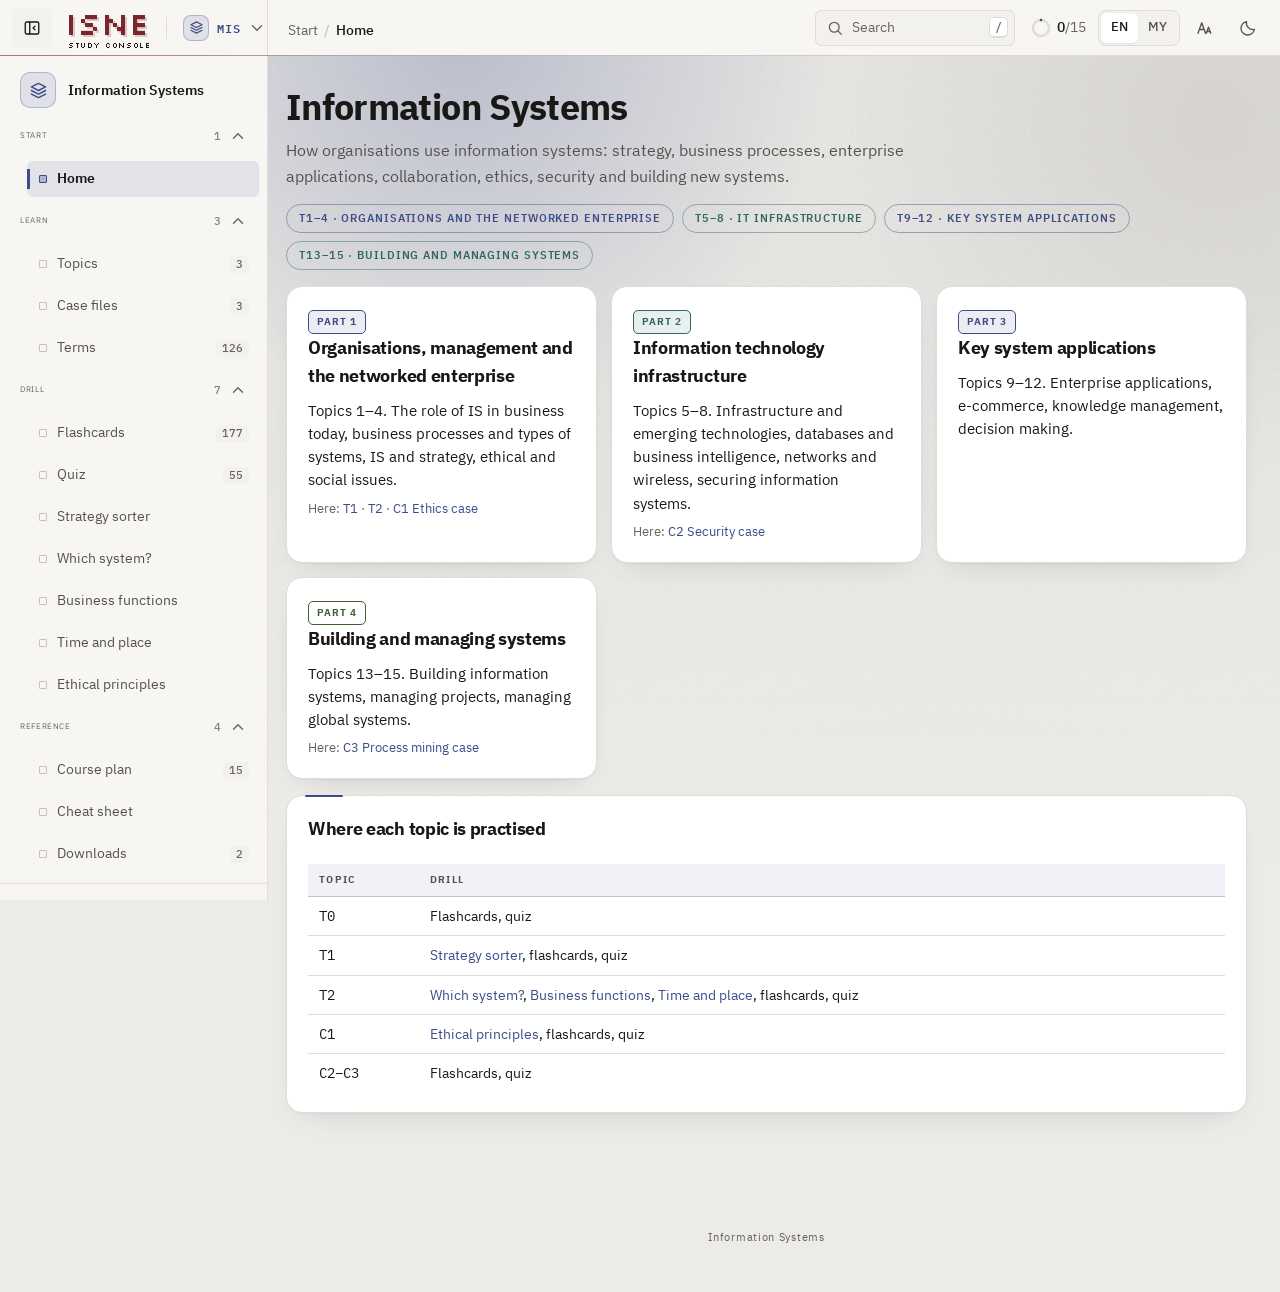
<file: mis/index.html>
<!DOCTYPE html>
<html lang="en">
<head>
<meta charset="UTF-8">
<meta name="viewport" content="width=device-width, initial-scale=1.0, viewport-fit=cover">
<script src="../shared/v3/boot.js?v=20261127-1" data-console="mis"></script>
<title>Information Systems</title>
<meta name="description" content="Study console for information systems in business: plain-language topics on the role of IS, business processes, enterprise applications and collaboration, case files on ethics, security and process mining, with a glossary, flashcards, a quiz and sorting drills.">
<meta name="theme-color" content="#0f0e0f">
<style>
*{box-sizing:border-box;margin:0;padding:0}
html{background:var(--bg);scroll-behavior:smooth;-webkit-text-size-adjust:100%}
body{color:var(--ink);font-family:var(--sans);font-size:16px;line-height:1.65;-webkit-font-smoothing:antialiased;
  background:var(--bg);min-height:100vh;overflow-x:hidden}
a{color:var(--vi);text-decoration:none}
::selection{background:color-mix(in srgb,var(--vi) 32%,transparent)}
:focus-visible{outline:2px solid var(--vi);outline-offset:2px;border-radius:5px}
@media (prefers-reduced-motion:reduce){*{animation:none!important;transition:none!important;scroll-behavior:auto!important}}



/* ---------- layout ---------- */
.wrap{max-width:1000px;margin:0 auto;padding:30px 18px 90px}
.tab{display:none}
.tab.on{display:block;animation:fade .22s ease}
@keyframes fade{from{opacity:0;transform:translateY(5px)}to{opacity:1;transform:none}}
h1{font-size:clamp(25px,4.4vw,36px);font-weight:800;letter-spacing:-.9px;line-height:1.14}
.pre,.kicker{font-family:var(--mono);color:var(--vi);font-size:11px;display:block;letter-spacing:2.2px;
  margin-bottom:8px;font-weight:700;text-transform:uppercase}
h2.title{font-size:clamp(23px,4vw,32px);font-weight:800;letter-spacing:-.8px;line-height:1.16;margin-bottom:2px}
.lede,.lead{color:var(--dim);margin-top:11px;font-size:16px;max-width:660px}
h3{font-size:17.5px;font-weight:700;letter-spacing:-.25px}
h4{font-family:var(--mono);font-size:10.5px;letter-spacing:1.8px;text-transform:uppercase;color:var(--vi);
  margin-top:19px;margin-bottom:2px;font-weight:700}
p{margin-top:9px}
b,strong{font-weight:680;color:var(--ink)}

/* ---------- panels / cards ---------- */
.panel,.card,.item{background:var(--panel);border:1px solid var(--line);border-radius:13px;
  padding:19px 21px;margin-top:16px;position:relative;scroll-margin-top:118px}
.panel::before{content:"";position:absolute;top:-1px;left:18px;width:38px;height:2px;background:var(--vi);border-radius:2px}
.panel.pc::before{background:var(--cy)} .panel.pg::before{background:var(--gr)} .panel.pa::before{background:var(--am)}
.grid2{display:grid;grid-template-columns:repeat(auto-fit,minmax(270px,1fr));gap:14px;margin-top:16px}
.grid2 .card{margin-top:0}

/* ---------- badges / chips ---------- */
.badge{font-family:var(--mono);font-size:10px;letter-spacing:1px;text-transform:uppercase;padding:3px 8px;
  border-radius:5px;border:1px solid var(--line2);color:var(--faint);font-weight:700;display:inline-block}
.badge.b1,.badge.vi{color:var(--vi);border-color:var(--vi);background:color-mix(in srgb,var(--vi) 10%,transparent)}
.badge.b2,.badge.cy{color:var(--cy);border-color:var(--cy);background:color-mix(in srgb,var(--cy) 10%,transparent)}
.badge.bb{color:var(--rd);border-color:var(--rd);background:color-mix(in srgb,var(--rd) 10%,transparent)}
.badge.bw{color:var(--am);border-color:var(--am);background:color-mix(in srgb,var(--am) 10%,transparent)}
.badge.gr{color:var(--gr);border-color:var(--gr)}
.chiprow{display:flex;gap:8px;flex-wrap:wrap;margin-top:15px}
.chip{font-family:var(--mono);font-size:10.5px;letter-spacing:.9px;text-transform:uppercase;color:var(--faint);
  border:1px solid var(--line2);border-radius:20px;padding:5px 12px;font-weight:600}
.chip.c1{color:var(--vi);border-color:color-mix(in srgb,var(--vi) 45%,transparent)}
.chip.c2{color:var(--cy);border-color:color-mix(in srgb,var(--cy) 45%,transparent)}

/* ---------- tables ---------- */
table{width:100%;border-collapse:collapse;font-size:14px;margin-top:11px;display:table}
th,td{text-align:left;padding:8px 11px;border-bottom:1px solid var(--line);vertical-align:top}
th{font-family:var(--mono);font-size:10px;letter-spacing:1.3px;text-transform:uppercase;color:var(--vi);
  font-weight:700;background:color-mix(in srgb,var(--vi) 7%,transparent);border-bottom:1px solid var(--line2)}
tr:last-child td{border-bottom:0}
.tscroll{overflow-x:auto;margin-top:10px}
@media(max-width:640px){table{font-size:13px}th,td{padding:7px 8px}}

/* ---------- callouts ---------- */
.tip,.box{border-radius:9px;padding:11px 14px;margin-top:12px;font-size:14.5px;line-height:1.62}
.tip b:first-child,.box b:first-child{font-family:var(--mono);font-size:10.5px;letter-spacing:.8px;
  text-transform:uppercase;display:block;margin-bottom:3px}
.t-good,.box.rl{background:color-mix(in srgb,var(--gr) 9%,var(--panel));border:1px solid color-mix(in srgb,var(--gr) 28%,transparent)}
.t-good b:first-child,.box.rl b:first-child{color:var(--gr)}
.t-warn,.box.trap{background:color-mix(in srgb,var(--am) 10%,var(--panel));border:1px solid color-mix(in srgb,var(--am) 30%,transparent)}
.t-warn b:first-child,.box.trap b:first-child{color:var(--am)}
.t-info,.box.wild{background:color-mix(in srgb,var(--cy) 9%,var(--panel));border:1px solid color-mix(in srgb,var(--cy) 26%,transparent)}
.t-info b:first-child,.box.wild b:first-child{color:var(--cy)}
.lesson{background:color-mix(in srgb,var(--gr) 9%,var(--panel));border-left:2px solid var(--gr);
  border-radius:0 9px 9px 0;padding:10px 13px;margin-top:11px;font-size:14px}
.lesson b:first-child{color:var(--gr);font-family:var(--mono);font-size:10.5px;letter-spacing:.8px;text-transform:uppercase}

/* ---------- notes accordions ---------- */
.switch{display:flex;gap:7px;margin-top:16px;flex-wrap:wrap}
.sw{background:var(--panel);border:1px solid var(--line2);color:var(--dim);border-radius:9px;padding:9px 15px;
  font-family:var(--mono);font-size:12px;font-weight:700;letter-spacing:.4px;cursor:pointer;transition:.14s}
.sw:hover{color:var(--ink)}
.sw.on1{color:var(--vi);border-color:var(--vi);background:color-mix(in srgb,var(--vi) 12%,transparent)}
.sw.on2{color:var(--cy);border-color:var(--cy);background:color-mix(in srgb,var(--cy) 12%,transparent)}
details.note{background:var(--panel);border:1px solid var(--line);border-radius:12px;margin-top:11px;
  overflow:hidden;scroll-margin-top:118px}
details.note[open]{border-color:var(--line2)}
details.note>summary{cursor:pointer;padding:13px 16px;font-size:16px;font-weight:650;letter-spacing:-.2px;
  display:flex;align-items:center;gap:11px;user-select:none;list-style:none}
details.note>summary::-webkit-details-marker{display:none}
details.note>summary::after{content:"+";margin-left:auto;font-family:var(--mono);font-size:17px;
  color:var(--faint);font-weight:400;transition:.16s}
details.note[open]>summary::after{content:"−";color:var(--vi)}
details.note>summary:hover{background:var(--panel2)}
.num{width:25px;height:25px;border-radius:7px;display:inline-flex;align-items:center;justify-content:center;
  font-family:var(--mono);font-size:12px;font-weight:800;flex:0 0 auto}
.n1{background:color-mix(in srgb,var(--vi) 17%,transparent);color:var(--vi);border:1px solid color-mix(in srgb,var(--vi) 42%,transparent)}
.n2{background:color-mix(in srgb,var(--cy) 17%,transparent);color:var(--cy);border:1px solid color-mix(in srgb,var(--cy) 42%,transparent)}
details.note>.body{padding:2px 16px 16px;border-top:1px solid var(--line);font-size:15px}
details.note>.body>p:first-child{margin-top:12px}

/* ---------- misc content ---------- */
.mini{font-size:13px;color:var(--faint);display:inline-block}
p.mini,.sub2{font-size:13px;color:var(--faint);margin-top:7px;display:block}
.formula{font-family:var(--mono);font-size:14px;background:var(--panel3);border:1px solid var(--line2);
  border-left:2px solid var(--vi);border-radius:0 9px 9px 0;padding:13px 15px;margin-top:12px;
  color:var(--vi2);line-height:1.85;overflow-x:auto}
.kbd,code{font-family:var(--mono);font-size:.88em;background:var(--panel3);color:var(--vi);
  padding:1px 6px;border-radius:4px;border:1px solid var(--line)}
ul.clean{list-style:none;margin-top:10px}
ul.clean li{position:relative;padding-left:17px;margin-top:7px;font-size:15px}
ul.clean li::before{content:"▸";position:absolute;left:0;color:var(--vi);font-size:12px;top:1px}
ul:not(.clean){margin:9px 0 0 19px}
ul:not(.clean) li{margin-top:6px}
ol{margin:9px 0 0 21px}
ol li{margin-top:7px}
ol li::marker{font-family:var(--mono);color:var(--vi);font-size:12.5px}

/* ---------- flashcards ---------- */
.fc-controls{display:flex;gap:8px;flex-wrap:wrap;margin-top:16px;align-items:center}
.btn{background:var(--panel);border:1px solid var(--line2);color:var(--dim);border-radius:9px;
  padding:8px 14px;font-family:var(--mono);font-size:12px;font-weight:700;cursor:pointer;transition:.14s}
.btn:hover{color:var(--ink);border-color:var(--vi)}
.btn.primary{color:var(--vi);border-color:var(--vi);background:color-mix(in srgb,var(--vi) 12%,transparent)}
.fc-stage{margin-top:16px}
.fc{position:relative;min-height:230px;perspective:1400px;cursor:pointer}
.fc .face{position:absolute;inset:0;backface-visibility:hidden;background:var(--panel);
  border:1px solid var(--line2);border-radius:14px;padding:26px;display:flex;flex-direction:column;
  align-items:center;justify-content:center;text-align:center;transition:transform .42s cubic-bezier(.4,.2,.2,1)}
.fc .front{transform:rotateY(0)}
.fc .back{transform:rotateY(180deg);background:var(--panel2);border-color:var(--vi)}
.fc.flip .front{transform:rotateY(-180deg)}
.fc.flip .back{transform:rotateY(0)}
.fc .tag{position:absolute;top:14px;left:14px}
.fc .q{font-size:19px;font-weight:650;letter-spacing:-.3px;max-width:600px}
.fc .a{font-size:16px;color:var(--dim);max-width:620px;line-height:1.7}
.fc .hint{position:absolute;bottom:13px;font-family:var(--mono);font-size:10px;letter-spacing:1.4px;
  text-transform:uppercase;color:var(--faint)}
.fc-nav{display:flex;gap:8px;justify-content:center;align-items:center;margin-top:14px;flex-wrap:wrap}
.fc-count{font-family:var(--mono);font-size:12px;color:var(--faint);min-width:66px;text-align:center}
.fc-score{text-align:center;margin-top:11px;font-family:var(--mono);font-size:12px;color:var(--faint)}
.fc-score .g{color:var(--gr)} .fc-score .r{color:var(--am)}

/* ---------- quiz ---------- */
.qbar{height:4px;background:var(--panel3);border-radius:3px;overflow:hidden;margin-top:16px}
.qbar>div{height:100%;background:linear-gradient(90deg,var(--vi),var(--cy));transition:width .3s}
.qmeta{display:flex;justify-content:space-between;font-family:var(--mono);font-size:11.5px;
  color:var(--faint);margin-top:9px;letter-spacing:.5px}
.qcard{background:var(--panel);border:1px solid var(--line);border-radius:13px;padding:20px 22px;margin-top:11px}
.qcard h3{font-size:17.5px;line-height:1.5;margin-bottom:14px;font-weight:650}
.opt{display:flex;align-items:flex-start;gap:11px;width:100%;text-align:left;background:var(--panel2);
  border:1px solid var(--line2);color:var(--ink);border-radius:10px;padding:12px 14px;margin-top:8px;
  cursor:pointer;font-size:15px;font-family:inherit;line-height:1.5;transition:.13s}
.opt:hover{border-color:var(--vi)}
.opt .mark{width:17px;height:17px;border-radius:5px;border:1.5px solid var(--line2);flex:0 0 auto;margin-top:2px}
.opt.sel{border-color:var(--vi)} .opt.sel .mark{background:var(--vi);border-color:var(--vi)}
.opt.ok{border-color:var(--gr);background:color-mix(in srgb,var(--gr) 12%,var(--panel2))}
.opt.ok .mark{background:var(--gr);border-color:var(--gr)}
.opt.no{border-color:var(--rd);background:color-mix(in srgb,var(--rd) 12%,var(--panel2))}
.opt.no .mark{background:var(--rd);border-color:var(--rd)}
.opt.dim{opacity:.44}
.expl{display:none} .expl.show{display:block}
.qactions{display:flex;gap:9px;margin-top:15px}
.qresult{text-align:center}
.qresult .big{font-family:var(--mono);font-size:44px;font-weight:800;color:var(--vi);margin:6px 0}
.review-item{text-align:left;font-size:13.5px;padding:7px 11px;border-radius:8px;margin-top:6px;
  border:1px solid var(--line);background:var(--panel2)}
.review-item.good{border-color:color-mix(in srgb,var(--gr) 40%,transparent);color:var(--gr)}
.review-item.bad{border-color:color-mix(in srgb,var(--rd) 40%,transparent);color:var(--rd)}

/* ---------- cheat sheet ---------- */
.cheat h3{margin-top:24px;display:flex;align-items:center;gap:9px;font-size:16.5px}
.cheat .card{margin-top:10px;padding:15px 17px}


/* ---------- footer ---------- */
.footer{text-align:center;color:var(--faint);font-family:var(--mono);font-size:10.5px;
  padding:26px 0 46px;letter-spacing:.7px}
.kv{display:flex;gap:11px;padding:9px 0;border-bottom:1px solid var(--line);font-size:14.5px}
.kv:last-child{border-bottom:0}
.kv b{font-family:var(--mono);font-size:10.5px;letter-spacing:1.2px;text-transform:uppercase;
  color:var(--faint);min-width:118px;padding-top:3px}
@media(max-width:560px){.kv{flex-direction:column;gap:2px}}

/* ---------- code blocks ---------- */
  border-left:2px solid var(--cy);border-radius:0 9px 9px 0;padding:12px 15px;margin-top:12px;
  color:var(--ink);line-height:1.7;overflow-x:auto;white-space:pre}

/* ---------- worked labs / exam ---------- */
.qa{margin-top:14px;padding-top:12px;border-top:1px dashed var(--line2)}
.qa:first-of-type{border-top:0;padding-top:0}
.qa .qn{font-family:var(--mono);font-size:10.5px;letter-spacing:1.2px;text-transform:uppercase;color:var(--cy);font-weight:700;display:block;margin-bottom:4px}
.qa p{margin-top:7px}
.flag{display:inline-block;font-family:var(--mono);font-size:10px;letter-spacing:.9px;text-transform:uppercase;
  padding:2px 7px;border-radius:5px;border:1px solid color-mix(in srgb,var(--am) 55%,transparent);color:var(--am);
  background:color-mix(in srgb,var(--am) 10%,transparent);font-weight:700;vertical-align:middle;margin-left:6px}
.flag.ok{border-color:color-mix(in srgb,var(--gr) 55%,transparent);color:var(--gr);background:color-mix(in srgb,var(--gr) 10%,transparent)}
.flag.no{border-color:color-mix(in srgb,var(--rd) 55%,transparent);color:var(--rd);background:color-mix(in srgb,var(--rd) 10%,transparent)}

/* ---------- resources ---------- */
.files td:first-child{white-space:nowrap}
.files a{font-family:var(--mono);font-size:13px}
.files .sz{color:var(--faint);font-family:var(--mono);font-size:12px;white-space:nowrap}


/* ---------- topics: course-detail block ---------- */
details.deep{--deep-glow:color-mix(in srgb,var(--vi) 72%,#fff);margin-top:20px;border:1px solid var(--line2);border-radius:10px;background:var(--panel2);
  box-shadow:0 0 16px -8px color-mix(in srgb,var(--deep-glow) 55%,transparent);transition:box-shadow .3s,border-color .3s}
html[data-theme="light"] details.deep{--deep-glow:var(--vi)}
details.deep>summary{position:relative}
details.deep>summary::before{content:"";position:absolute;inset:-1px;border-radius:10px;padding:1.5px;pointer-events:none;
  background:linear-gradient(90deg,transparent,color-mix(in srgb,var(--deep-glow) 55%,transparent) 28%,var(--deep-glow) 44% 56%,color-mix(in srgb,var(--deep-glow) 55%,transparent) 72%,transparent) no-repeat,
    linear-gradient(90deg,transparent,color-mix(in srgb,var(--deep-glow) 55%,transparent) 28%,var(--deep-glow) 44% 56%,color-mix(in srgb,var(--deep-glow) 55%,transparent) 72%,transparent) no-repeat;
  background-size:28% 55%,28% 55%;
  -webkit-mask:linear-gradient(#000 0 0) content-box,linear-gradient(#000 0 0);-webkit-mask-composite:xor;mask-composite:exclude;
  filter:drop-shadow(0 0 3px var(--deep-glow)) drop-shadow(0 0 6px color-mix(in srgb,var(--deep-glow) 60%,transparent));
  animation:deepRun 6s linear infinite}
@keyframes deepRun{
  0%{background-position:-45% 0,145% 100%}
  50%{background-position:145% 0,145% 100%}
  100%{background-position:145% 0,-45% 100%}}
details.deep:hover{border-color:color-mix(in srgb,var(--deep-glow) 40%,var(--line2));box-shadow:0 0 20px -6px color-mix(in srgb,var(--deep-glow) 65%,transparent)}
details.deep:hover>summary::before{animation-duration:3s}
details.deep:hover>summary{color:var(--ink)}
details.deep[open]{box-shadow:none}
details.deep[open]>summary::before{display:none}
@media (prefers-reduced-motion:reduce){details.deep>summary::before{display:none}details.deep{border-color:color-mix(in srgb,var(--deep-glow) 45%,var(--line2))}}
details.deep>summary{list-style:none;cursor:pointer;padding:11px 15px;font-family:var(--mono);font-size:10.5px;letter-spacing:1.1px;text-transform:uppercase;font-weight:700;color:var(--faint);display:flex;align-items:center;gap:8px}
details.deep>summary::-webkit-details-marker{display:none}
details.deep>summary::after{content:"+";margin-left:auto;font-size:14px}
details.deep[open]>summary::after{content:"−"}
details.deep[open]>summary{border-bottom:1px solid var(--line2);color:var(--ink)}
details.deep>.deep-body{padding:4px 15px 15px}
.lesson b:first-child{display:block;margin-bottom:5px}
a.chip.tlink{text-transform:none;letter-spacing:.2px;font-size:12px;text-decoration:none;cursor:pointer}
a.chip.tlink:hover{background:color-mix(in srgb,currentColor 10%,transparent)}

/* ---------- labelled controls ---------- */
.ctlrow{display:flex;flex-wrap:wrap;align-items:center;gap:8px 10px;margin-top:12px}
.ctl-label{font-family:var(--mono);font-size:10.5px;letter-spacing:1.1px;text-transform:uppercase;color:var(--faint);font-weight:700;min-width:104px}
.ctl-gap{flex:1}
#main [hidden]{display:none!important}
.ctlrow .fld{width:auto;min-width:240px}
.sc-seg{flex-wrap:wrap}
.sc-seg>button[aria-pressed="true"]{color:var(--vi);font-weight:700}
.drilltabs{margin:-6px 0 22px}
a.sc-tab{text-decoration:none}
.topic-next{display:flex;flex-wrap:wrap;align-items:center;gap:8px 10px;margin-top:18px;padding-top:14px;border-top:1px solid var(--line2)}
.topic-next .ctl-label{min-width:0;margin-right:4px}
@media(max-width:760px){.ctl-label{min-width:100%}.ctlrow .fld{min-width:0;width:100%}.topic-next .ctl-gap{display:none}}

/* ---------- terms ---------- */
.fld{border:1px solid var(--line);border-radius:8px;padding:9px 13px;font-family:var(--mono);font-size:13.5px;background:var(--panel2);color:var(--ink);width:100%}
.fld:focus{outline:1px solid var(--cy);border-color:var(--cy)}
.flag.gen{border-color:var(--line2);color:var(--faint);background:transparent;font-weight:600}
#termT .tterm{font-weight:700;color:var(--ink);white-space:nowrap}

/* ---------- drills ---------- */
.fc{position:relative}
.ixrow{display:grid;grid-template-columns:28px 1fr 150px 70px;gap:10px;align-items:center;padding:9px 0;border-top:1px dashed var(--line2)}
.ixrow:first-child{border-top:0}
.ixrow .ixn{color:var(--faint);font-size:12px}
.ixrow label{font-size:14.5px}
.ixrow .ixw{grid-column:2 / -1;margin-top:2px}
.whrow{grid-template-columns:1fr auto 90px}
.rfgrid{display:grid;grid-template-columns:1fr 1fr;gap:10px;margin-top:10px}
.rfgrid .opt{margin-top:0;align-items:flex-start}
.rfgrid table{font-size:13px}
.btn.odbad{border-color:var(--rd);color:var(--rd);background:color-mix(in srgb,var(--rd) 10%,transparent)}
.btn:disabled{opacity:.45;cursor:not-allowed}
@media(max-width:760px){
  .ixrow{grid-template-columns:22px 1fr;}
  .ixrow .fld,.ixrow .ixst{grid-column:2}
  .whrow{grid-template-columns:1fr}
  .whrow .ixst{grid-column:1}
  .rfgrid{grid-template-columns:1fr}
}

/* ---------- figures ---------- */
.fld.good{border-color:var(--gr);background:color-mix(in srgb,var(--gr) 12%,var(--panel2))}
.fld.bad{border-color:var(--rd);background:color-mix(in srgb,var(--rd) 10%,var(--panel2))}
.whrow .choices{display:flex;flex-wrap:wrap;gap:6px}
.rlgrid{display:flex;flex-wrap:wrap;gap:8px;margin-top:12px}
.figs{display:grid;grid-template-columns:repeat(auto-fit,minmax(300px,1fr));gap:14px;margin:14px 0 18px}
.figs:has(> .fig:only-child){grid-template-columns:minmax(0,640px)}
.fig{margin:0;border:1px solid var(--line2);border-radius:10px;overflow:hidden;background:var(--panel);display:flex;flex-direction:column}
.fig-open{display:block;width:100%;padding:0;border:0;background:#fff;cursor:zoom-in;line-height:0}
.fig-open:focus-visible{outline:2px solid var(--vi);outline-offset:-2px}
.fig img{display:block;width:100%;height:auto}
.fig figcaption{padding:8px 11px;font-size:12.5px;line-height:1.4;color:var(--muted);border-top:1px solid var(--line2)}
.fig figcaption .fig-n{font-family:var(--mono);font-size:10.5px;color:var(--faint);margin-right:6px}
.lb{position:fixed;inset:0;z-index:2000;background:rgba(8,8,10,.92);display:flex;flex-direction:column;align-items:center;justify-content:center;padding:56px 64px 24px}
.lb[hidden]{display:none}
.lb img{max-width:100%;max-height:calc(100vh - 140px);object-fit:contain;background:#fff;border-radius:6px;box-shadow:0 10px 40px rgba(0,0,0,.5)}
.lb p{color:#e8e8ea;font-size:14px;margin:14px 0 0;text-align:center;max-width:900px}
.lb-btn{position:absolute;border:1px solid rgba(255,255,255,.25);background:rgba(255,255,255,.08);color:#fff;border-radius:8px;font:600 13px/1 var(--mono, monospace);padding:10px 12px;cursor:pointer}
.lb-btn:hover{background:rgba(255,255,255,.18)}
.lb-btn:focus-visible{outline:2px solid #fff;outline-offset:2px}
.lb-close{top:14px;right:14px}
.lb-prev{left:12px;top:50%;transform:translateY(-50%)}
.lb-next{right:12px;top:50%;transform:translateY(-50%)}
.lb-count{position:absolute;top:20px;left:18px;color:#bbb;font:12px var(--mono, monospace)}
@media (max-width:760px){.figs{grid-template-columns:minmax(0,1fr)}.lb{padding:52px 8px 16px}.lb-prev,.lb-next{top:auto;bottom:14px;transform:none}.lb img{max-height:calc(100vh - 170px)}}

code.sym{font-weight:700;color:var(--vi);background:color-mix(in srgb,var(--vi) 16%,transparent);border:1px solid color-mix(in srgb,var(--vi) 40%,transparent);padding:0 .38em;border-radius:4px;font-size:.95em}
code.kw{font-weight:600}
mark.hl{background:color-mix(in srgb,var(--vi) 20%,transparent);color:var(--ink);border-bottom:2px solid color-mix(in srgb,var(--vi) 70%,transparent);padding:1px 3px;border-radius:3px;-webkit-box-decoration-break:clone;box-decoration-break:clone}
html[data-theme="light"] mark.hl{background:color-mix(in srgb,#ffd84d 45%,transparent);border-bottom-color:color-mix(in srgb,var(--vi) 55%,transparent)}
@media print{mark.hl{background:#fff3a0}}

/* sorters: prompt on its own line, choices under it */
.whrow{grid-template-columns:minmax(0,1fr) 90px;row-gap:8px}
.whrow>span:first-child{grid-column:1/-1;font-size:15px}
.whrow .choices{grid-column:1}
.whrow .ixst{grid-column:2;align-self:center}
.whrow .choices .btn{white-space:normal;text-align:left}
@media(max-width:760px){.whrow{grid-template-columns:1fr}.whrow .ixst{grid-column:1}}
</style></head>
<body data-study-console="mis" data-console-id="mis" data-console-name="Information Systems">
<main id="main">
<!-- ============ HOME ============ -->
<section class="tab on" id="home"><div class="wrap">
  <h1 data-i18n="home.001">Information Systems</h1>
  <p data-i18n="home.002" class="lede">How organisations use information systems: strategy, business processes, enterprise applications, collaboration, ethics, security and building new systems.</p>
  <div class="chiprow">
    <span data-i18n="home.003" class="chip c1">T1–4 · Organisations and the networked enterprise</span>
    <span data-i18n="home.004" class="chip c2">T5–8 · IT infrastructure</span>
    <span data-i18n="home.005" class="chip c1">T9–12 · Key system applications</span>
    <span data-i18n="home.006" class="chip c2">T13–15 · Building and managing systems</span>
  </div>

  <div class="grid2">
    <div class="card">
      <span class="badge b1">Part 1</span>
      <h3 data-i18n="home.007" style="margin-bottom:8px">Organisations, management and the networked enterprise</h3>
      <p data-i18n="home.008" style="font-size:14.5px">Topics 1–4. The role of IS in business today, business processes and types of systems, IS and strategy, ethical and social issues.</p>
      <p data-i18n="home.009" class="sub2">Here: <a href="#/topics/t1">T1</a> · <a href="#/topics/t2">T2</a> · <a href="#/cases/c1">C1 Ethics case</a></p>
    </div>
    <div class="card">
      <span class="badge b2">Part 2</span>
      <h3 data-i18n="home.010" style="margin-bottom:8px">Information technology infrastructure</h3>
      <p data-i18n="home.011" style="font-size:14.5px">Topics 5–8. Infrastructure and emerging technologies, databases and business intelligence, networks and wireless, securing information systems.</p>
      <p data-i18n="home.012" class="sub2">Here: <a href="#/cases/c2">C2 Security case</a></p>
    </div>
    <div class="card">
      <span class="badge b1">Part 3</span>
      <h3 data-i18n="home.013" style="margin-bottom:8px">Key system applications</h3>
      <p data-i18n="home.014" style="font-size:14.5px">Topics 9–12. Enterprise applications, e-commerce, knowledge management, decision making.</p>
    </div>
    <div class="card">
      <span class="badge gr">Part 4</span>
      <h3 data-i18n="home.015" style="margin-bottom:8px">Building and managing systems</h3>
      <p data-i18n="home.016" style="font-size:14.5px">Topics 13–15. Building information systems, managing projects, managing global systems.</p>
      <p data-i18n="home.017" class="sub2">Here: <a href="#/cases/c3">C3 Process mining case</a></p>
    </div>
  </div>

  <div class="panel">
    <h3 data-i18n="home.018">Where each topic is practised</h3>
    <div class="tscroll"><table>
      <tr><th data-i18n="home.019">Topic</th><th data-i18n="home.020">Drill</th></tr>
      <tr><td class="mono">T0</td><td data-i18n="home.021">Flashcards, quiz</td></tr>
      <tr><td class="mono">T1</td><td data-i18n="home.022"><a href="#/obj">Strategy sorter</a>, flashcards, quiz</td></tr>
      <tr><td class="mono">T2</td><td data-i18n="home.023"><a href="#/sys">Which system?</a>, <a href="#/fn">Business functions</a>, <a href="#/collab">Time and place</a>, flashcards, quiz</td></tr>
      <tr><td class="mono">C1</td><td data-i18n="home.024"><a href="#/eth">Ethical principles</a>, flashcards, quiz</td></tr>
      <tr><td class="mono">C2–C3</td><td data-i18n="home.025">Flashcards, quiz</td></tr>
    </table></div>
  </div>
</div></section>

<!-- ============ TOPICS ============ -->
<section class="tab" id="topics"><div class="wrap">
  <h1 data-i18n="topics.001">Topics</h1>
  <details class="note" open id="t0" data-short="Start here">
    <summary data-i18n="t0.001"><span class="num n1">0</span> Start here: what an information system is</summary>
    <div class="body">
<div data-i18n="t0.002" class="lesson"><b>In one line</b>An information system collects, processes, stores and distributes information so people in an organisation can run it, control it and make decisions.</div>
<p data-i18n="t0.003">Every business runs on information: what was sold, what is in stock, who owes money, which customers are unhappy. An <b>information system (IS)</b> is the set of parts that turns raw facts into that information and puts it in front of the right people. <mark class="hl">An IS is never just the computers.</mark> It always has three dimensions: the <b>organisation</b> that uses it, the <b>management</b> that decides with it, and the <b>technology</b> it runs on.</p>
<p data-i18n="t0.004">Information technology (IT) is the hardware, software, data and networks. It is the platform. The IS is what the organisation builds on that platform to do its work.</p>
<h4 data-i18n="t0.005">Example: Doi Roast</h4>
<p data-i18n="t0.006">To keep the ideas concrete, the topics follow <b>Doi Roast</b>, a Chiang Mai coffee company with about 40 staff. It buys green beans from hill-tribe farms, roasts them, sells to cafés across northern Thailand and ships bags to customers who order online.</p>
<h4 data-i18n="t0.007">How the subject is organised</h4>
<div class="tscroll"><table>
  <tr><th data-i18n="t0.008">Part</th><th data-i18n="t0.009">Question it answers</th><th data-i18n="t0.010">Topics</th></tr>
  <tr><td data-i18n="t0.011">Organisations, management and the networked enterprise</td><td data-i18n="t0.012">Why do firms use IS, what kinds exist, how do they create advantage and what ethical problems come with them?</td><td class="mono">T1–T4</td></tr>
  <tr><td data-i18n="t0.013">IT infrastructure</td><td data-i18n="t0.014">What hardware, software, data, networks and security does an IS stand on?</td><td class="mono">T5–T8</td></tr>
  <tr><td data-i18n="t0.015">Key system applications</td><td data-i18n="t0.016">How do ERP, SCM, CRM, e-commerce, knowledge and decision systems create value?</td><td class="mono">T9–T12</td></tr>
  <tr><td data-i18n="t0.017">Building and managing systems</td><td data-i18n="t0.018">How are new systems built, run as projects and managed across countries?</td><td class="mono">T13–T15</td></tr>
</table></div>
<h4 data-i18n="t0.019">Words to know</h4><div class="chiprow"><a data-i18n="t0.020" class="chip c1 tlink" href="#/terms" data-term="Information system">Information system</a><a data-i18n="t0.021" class="chip c2 tlink" href="#/terms" data-term="Information technology">Information technology</a><a data-i18n="t0.022" class="chip c1 tlink" href="#/terms" data-term="Data">Data</a><a data-i18n="t0.023" class="chip c2 tlink" href="#/terms" data-term="Information">Information</a><a data-i18n="t0.024" class="chip c1 tlink" href="#/terms" data-term="Organisation">Organisation</a><a data-i18n="t0.025" class="chip c2 tlink" href="#/terms" data-term="Management">Management</a></div>
<div class="tip t-good"><b data-i18n="t0.026">Remember</b><ul class="clean"><li data-i18n="t0.027">IT is the platform; IS is what is built on it.</li><li data-i18n="t0.028">Three dimensions of every IS: organisation, management, technology.</li></ul></div>
<div class="topic-next"><span data-i18n="t0.029" class="ctl-label">Practise this topic</span><a data-i18n="t0.030" class="btn" href="#/flash" data-goflash="0">Flashcards</a><a data-i18n="t0.031" class="btn" href="#/quiz" data-goquiz="0">Quiz</a><span class="ctl-gap"></span><a data-i18n="t0.032" class="btn primary" href="#/topics/t1">Next: T1 IS in business today</a></div>
    </div>
  </details>

  <details class="note" id="t1" data-short="IS in business today">
    <summary data-i18n="t1.001"><span class="num n1">1</span> Information systems in global business today</summary>
    <div class="body">
<div data-i18n="t1.002" class="lesson"><b>In one line</b>Firms invest in information systems to reach six strategic objectives, and understanding any IS means looking at the organisation, the management and the technology together.</div>
<h4 data-i18n="t1.003">Why information systems matter</h4>
<p data-i18n="t1.004">Spending shows how central IT has become. Businesses spent about <b>$4 trillion</b> on IT worldwide in 2019. In 1999 private firms put 14% of their invested capital into IT; by 2013 it was 33%. Gartner forecasts <b>$6.37 trillion</b> for 2026 (up 14.2% on $5.57 trillion in 2025) and more than <b>$7.35 trillion</b> in 2027, driven mostly by AI infrastructure, data centres, software and cloud.</p>
<p data-i18n="t1.005">Firms use IS to <b>sense and respond</b> to customer demand as it changes, keep inventories low and work more efficiently. Supply chains run fast on just-in-time inventory. Markets keep shifting too: newspaper readership falls while online video and blogs grow, social networks give customers a public voice, and AI is changing what work looks like.</p>
<h4 data-i18n="t1.006">What is new in IS</h4>
<div class="tscroll"><table>
  <tr><th data-i18n="t1.007">Change</th><th data-i18n="t1.008">Examples</th><th data-i18n="t1.009">What it means</th></tr>
  <tr><td data-i18n="t1.010"><b>New technology</b></td><td data-i18n="t1.011">Cloud computing, big data, the mobile digital platform, AI</td><td data-i18n="t1.012">Computing moves online as services (SaaS); firms mine huge volumes of web, email and social data; smartphones and tablets become the main platform; intelligent automation spreads.</td></tr>
  <tr><td data-i18n="t1.013"><b>New management usage</b></td><td data-i18n="t1.014">Online collaboration, business intelligence, virtual meetings</td><td data-i18n="t1.015">Social tools and shared documents coordinate teams; dashboards give managers real-time performance figures; video calls cut travel time and cost.</td></tr>
  <tr><td data-i18n="t1.016"><b>Changing organisations</b></td><td data-i18n="t1.017">Social business, teleworking, co-creation of business value</td><td data-i18n="t1.018">Firms use social platforms with employees, customers and suppliers; work happens away from the office (55% of US businesses run some remote work programme); value shifts from products to solutions and experiences built with networks of partners.</td></tr>
</table></div>
<p data-i18n="t1.019">Two themes keep returning through the subject: <b>collaboration and community</b>, and <b>data analysis that supports decisions</b>.</p>
<h4 data-i18n="t1.020">The digital firm</h4>
<p data-i18n="t1.021">A <b>digital firm</b> is one where nearly all important relationships with customers, suppliers and employees are digitally enabled. Its core business processes (hiring, developing products, fulfilling orders, planning marketing) run over digital networks, and its key assets (intellectual property, core competencies, financial and human assets) are managed digitally.</p>
<ul class="clean">
  <li data-i18n="t1.022">Information for key decisions is available any time, anywhere.</li>
  <li data-i18n="t1.023">It senses and responds to its environment instead of simply producing and selling.</li>
  <li data-i18n="t1.024">It is flexible and agile.</li>
  <li data-i18n="t1.025"><b>Time shifting</b>: business is no longer limited to the 9-to-5 day. <b>Space shifting</b>: it is no longer tied to one physical location.</li>
</ul>
<p data-i18n="t1.026">IS now helps decide and drive corporate strategy. Strategy and systems depend on each other: a change in strategy needs changes to hardware, software, databases and networks, and <mark class="hl">what a firm wants to do in five years is often limited by what its systems will let it do.</mark></p>
<h4 data-i18n="t1.027">Six strategic business objectives</h4>
<div class="tscroll"><table>
  <tr><th data-i18n="t1.028">Objective</th><th data-i18n="t1.029">Means</th><th data-i18n="t1.030">Example</th></tr>
  <tr><td data-i18n="t1.031"><b>Operational excellence</b></td><td data-i18n="t1.032">More efficient operations, so higher profit</td><td data-i18n="t1.033">Walmart's Retail Link connects suppliers to every store: when a customer buys an item, the supplier knows to ship a replacement. Walmart earns about $28 of sales per square foot against Target's $23 and under $12 for others.</td></tr>
  <tr><td data-i18n="t1.034"><b>New products, services and business models</b></td><td data-i18n="t1.035">New digital offerings and new ways to produce, deliver and sell them</td><td data-i18n="t1.036">Music and film moved from records, tapes and CDs to iTunes, Netflix and legal online distribution.</td></tr>
  <tr><td data-i18n="t1.037"><b>Customer and supplier intimacy</b></td><td data-i18n="t1.038">Knowing customers well: relational rather than transactional marketing</td><td data-i18n="t1.039">High-end hotels record guests' check-in times, room temperature and favourite TV channels, and set up the room before they arrive.</td></tr>
  <tr><td data-i18n="t1.040"><b>Improved decision making</b></td><td data-i18n="t1.041">Good, real-time information leads to better decisions on the spot</td><td data-i18n="t1.042">A telecom company uses live data on complaints and network performance to send repair crews where they matter most.</td></tr>
  <tr><td data-i18n="t1.043"><b>Competitive advantage</b></td><td data-i18n="t1.044">Doing things better than competitors</td><td data-i18n="t1.045">Charging less for better products; responding to customers in real time.</td></tr>
  <tr><td data-i18n="t1.046"><b>Survival</b></td><td data-i18n="t1.047">Some IS investment is simply the cost of staying in business</td><td data-i18n="t1.048">A bank without ATMs; industries legally required to keep digital records (toxic substances, public accounting).</td></tr>
</table></div>
<p data-i18n="t1.049">At Doi Roast, linking café stock levels to the roasting schedule is operational excellence; a coffee subscription box is a new business model; remembering each café's preferred roast is customer intimacy.</p>
<h4 data-i18n="t1.050">IT or IS? Data or information?</h4>
<p data-i18n="t1.051"><b>Information technology</b> is all the hardware and software a firm needs. An <b>information system</b> is a set of interrelated components that collect, process, store and distribute information to support decision making and control.</p>
<p data-i18n="t1.052"><b>Data</b> are raw facts. <b>Information</b> is data shaped into a form that is meaningful and useful to people. A supermarket checkout scans millions of barcodes (data); analysed, they become sales totals and stock levels (information).</p>
<div class="tscroll"><table>
  <tr><th data-i18n="t1.053">Activity</th><th data-i18n="t1.054">What happens</th><th data-i18n="t1.055">Doi Roast</th></tr>
  <tr><td data-i18n="t1.056"><b>Input</b></td><td data-i18n="t1.057">Collect or capture data</td><td data-i18n="t1.058">Café orders typed into the order screen</td></tr>
  <tr><td data-i18n="t1.059"><b>Processing</b></td><td data-i18n="t1.060">Convert data into a meaningful form</td><td data-i18n="t1.061">Orders totalled by roast and by day</td></tr>
  <tr><td data-i18n="t1.062"><b>Output</b></td><td data-i18n="t1.063">Present the information to the people who need it</td><td data-i18n="t1.064">Tomorrow's roasting list for the roastery</td></tr>
  <tr><td data-i18n="t1.065"><b>Feedback</b></td><td data-i18n="t1.066">Output returned to help people evaluate or correct the system</td><td data-i18n="t1.067">The roaster flags that one roast keeps selling out</td></tr>
</table></div>
<h4 data-i18n="t1.068">Three dimensions of an IS</h4>
<p data-i18n="t1.069"><b>Organisation.</b> People, structure, business processes, politics and culture. Structure shows the division of labour, authority and responsibility: <b>senior management</b> makes long-range strategic decisions, <b>middle management</b> carries out the programmes and plans, <b>operational management</b> monitors day-to-day work. Work is split into <b>business functions</b> (sales and marketing, manufacturing and production, finance and accounting, human resources), each with formal rules. <b>Culture</b> is the set of assumptions and values most people accept ("customer service", "quality"); not everyone agrees with it, which leads to politics, and both affect any IS.</p>
<p data-i18n="t1.070"><b>Management.</b> Managers make sense of the business environment, make decisions and form action plans to solve problems. They allocate human and financial resources, lead, and create new products and ideas driven largely by new knowledge and information.</p>
<p data-i18n="t1.071"><b>Technology.</b> Hardware, software, data management, and networking and telecommunications. <mark class="hl">IT is the platform on which an IS is built: the enabler.</mark></p>
<h4 data-i18n="t1.072">Perspectives on IS</h4>
<div class="tscroll"><table>
  <tr><th data-i18n="t1.073">Approach</th><th data-i18n="t1.074">Disciplines</th><th data-i18n="t1.075">Focus</th></tr>
  <tr><td data-i18n="t1.076"><b>Technical</b></td><td data-i18n="t1.077">Computer science, management science, operations research</td><td data-i18n="t1.078">Physical technology, mathematical models of computation, formal proofs of what systems can do</td></tr>
  <tr><td data-i18n="t1.079"><b>Behavioural</b></td><td data-i18n="t1.080">Sociology, psychology, economics</td><td data-i18n="t1.081">Effects of technology on individuals, groups and society</td></tr>
  <tr><td data-i18n="t1.082"><b>Sociotechnical</b></td><td data-i18n="t1.083">Both</td><td data-i18n="t1.084">Considers together the technology, the business, the managers and employees, and the environment</td></tr>
</table></div>
<h4 data-i18n="t1.085">Words to know</h4><div class="chiprow"><a data-i18n="t1.086" class="chip c1 tlink" href="#/terms" data-term="Digital firm">Digital firm</a><a data-i18n="t1.087" class="chip c2 tlink" href="#/terms" data-term="Time shifting">Time shifting</a><a data-i18n="t1.088" class="chip c1 tlink" href="#/terms" data-term="Space shifting">Space shifting</a><a data-i18n="t1.089" class="chip c2 tlink" href="#/terms" data-term="Operational excellence">Operational excellence</a><a data-i18n="t1.090" class="chip c1 tlink" href="#/terms" data-term="Customer intimacy">Customer intimacy</a><a data-i18n="t1.091" class="chip c2 tlink" href="#/terms" data-term="Competitive advantage">Competitive advantage</a><a data-i18n="t1.092" class="chip c1 tlink" href="#/terms" data-term="Cloud computing">Cloud computing</a><a data-i18n="t1.093" class="chip c2 tlink" href="#/terms" data-term="Big data">Big data</a><a data-i18n="t1.094" class="chip c1 tlink" href="#/terms" data-term="Business intelligence">Business intelligence</a><a data-i18n="t1.095" class="chip c2 tlink" href="#/terms" data-term="Feedback">Feedback</a><a data-i18n="t1.096" class="chip c1 tlink" href="#/terms" data-term="Senior management">Senior management</a><a data-i18n="t1.097" class="chip c2 tlink" href="#/terms" data-term="Middle management">Middle management</a><a data-i18n="t1.098" class="chip c1 tlink" href="#/terms" data-term="Operational management">Operational management</a><a data-i18n="t1.099" class="chip c2 tlink" href="#/terms" data-term="Culture">Culture</a><a data-i18n="t1.100" class="chip c1 tlink" href="#/terms" data-term="Sociotechnical approach">Sociotechnical approach</a></div>
<div class="tip t-good"><b data-i18n="t1.101">Remember</b><ul class="clean"><li data-i18n="t1.102">Six objectives: operational excellence, new products/services/models, customer and supplier intimacy, improved decisions, competitive advantage, survival.</li><li data-i18n="t1.103">Data are raw facts; information is data made meaningful.</li><li data-i18n="t1.104">IS activities: input, processing, output, plus feedback.</li><li data-i18n="t1.105">Three dimensions: organisation, management, technology. Three perspectives: technical, behavioural, sociotechnical.</li></ul></div>
<details class="deep"><summary data-i18n="t1.106">Details</summary><div class="deep-body">
<div class="figs"><figure class="fig"><button class="fig-open" type="button" data-full="./img/s01-06.webp" data-cap="IT spending worldwide by segment, 2012 to 2024" aria-label="Enlarge: IT spending worldwide by segment, 2012 to 2024"><img src="./img/s01-06.webp" width="1280" height="720" loading="lazy" decoding="async" alt="IT spending worldwide by segment, 2012 to 2024"></button><figcaption data-i18n="t1.107"><span class="fig-n">1</span>IT spending worldwide by segment, 2012 to 2024</figcaption></figure><figure class="fig"><button class="fig-open" type="button" data-full="./img/s01-04.webp" data-cap="IT spending trend" aria-label="Enlarge: IT spending trend"><img src="./img/s01-04.webp" width="1280" height="720" loading="lazy" decoding="async" alt="IT spending trend"></button><figcaption data-i18n="t1.108"><span class="fig-n">2</span>IT spending trend</figcaption></figure></div>
<h4 data-i18n="t1.109">Gartner IT spending outlook by segment</h4>
<div class="tscroll"><table>
  <tr><th data-i18n="t1.110">Segment</th><th>2026</th><th>2027</th></tr>
  <tr><td data-i18n="t1.111">Software</td><td data-i18n="t1.112">~$1.47 trillion</td><td data-i18n="t1.113">~$1.68 trillion</td></tr>
  <tr><td data-i18n="t1.114">IT services</td><td data-i18n="t1.115">~$1.57 trillion</td><td data-i18n="t1.116">~$1.63 trillion</td></tr>
  <tr><td data-i18n="t1.117">Communications services</td><td data-i18n="t1.118">~$1.35 trillion</td><td data-i18n="t1.119">~$1.39 trillion</td></tr>
  <tr><td data-i18n="t1.120">Data centre systems</td><td data-i18n="t1.121">~$822 billion</td><td data-i18n="t1.122">~$1.37 trillion (AI compute demand)</td></tr>
  <tr><td data-i18n="t1.123">Devices</td><td data-i18n="t1.124">~$868 billion</td><td data-i18n="t1.125">~$916 billion</td></tr>
  <tr><td data-i18n="t1.126">Infrastructure as a service (IaaS)</td><td data-i18n="t1.127">~$287 billion</td><td data-i18n="t1.128">~$367 billion</td></tr>
</table></div>
<p data-i18n="t1.129">Memory-related price rises ("memflation") have pushed hardware and data centre costs up. Earlier figures for comparison: US business spent $817 billion on IS hardware, software and telecoms in 2014; Gartner projected $4.5 trillion for 2022 (enterprise software the fastest-growing segment at 11.5%) and $5.1 trillion for 2024 (up 8% on 2023). Statista expected about $3.61 trillion in 2020, a 5.4% fall caused by the COVID-19 pandemic.</p>
<div class="figs"><figure class="fig"><button class="fig-open" type="button" data-full="./img/s01-39.webp" data-cap="Understanding an IS: organisations, management and technology" aria-label="Enlarge: Understanding an IS: organisations, management and technology"><img src="./img/s01-39.webp" width="1280" height="720" loading="lazy" decoding="async" alt="Understanding an IS: organisations, management and technology"></button><figcaption data-i18n="t1.130"><span class="fig-n">3</span>Understanding an IS: organisations, management and technology</figcaption></figure><figure class="fig"><button class="fig-open" type="button" data-full="./img/s01-41.webp" data-cap="Levels of management in an organisation" aria-label="Enlarge: Levels of management in an organisation"><img src="./img/s01-41.webp" width="1280" height="720" loading="lazy" decoding="async" alt="Levels of management in an organisation"></button><figcaption data-i18n="t1.131"><span class="fig-n">4</span>Levels of management in an organisation</figcaption></figure></div>
<h4 data-i18n="t1.132">Review questions</h4>
<div class="qa"><span class="qn">Q1</span><p data-i18n="t1.133"><b>How are information systems transforming business, and how do they relate to globalisation?</b></p><p data-i18n="t1.134">Cloud, mobile, big data and AI change how firms work: collaboration goes online, managers see real-time dashboards, work moves out of the office, and value is created with networks of suppliers and customers. The same networks let firms coordinate production, suppliers and customers across countries, so supply chains become global and collaborative.</p></div>
<div class="qa"><span class="qn">Q2</span><p data-i18n="t1.135"><b>Why are information systems so essential for business management today?</b></p><p data-i18n="t1.136">They are how firms reach the six strategic objectives. Strategy and systems are interdependent, and some systems are needed simply to survive.</p></div>
<div class="qa"><span class="qn">Q3</span><p data-i18n="t1.137"><b>What is an information system and what are its components?</b></p><p data-i18n="t1.138">Interrelated components that collect (input), process, store and distribute (output) information for decision making and control, with feedback. Its dimensions are organisation, management and technology; the technology part is hardware, software, data management and networking.</p></div>
<div class="qa"><span class="qn">Q4</span><p data-i18n="t1.139"><b>Which academic disciplines study information systems?</b></p><p data-i18n="t1.140">Technical: computer science, management science, operations research. Behavioural: sociology, psychology, economics. The sociotechnical view combines both.</p></div>
</div></details>
<div class="topic-next"><span data-i18n="t1.141" class="ctl-label">Practise this topic</span><a data-i18n="t1.142" class="btn" href="#/flash" data-goflash="1">Flashcards</a><a data-i18n="t1.143" class="btn" href="#/quiz" data-goquiz="1">Quiz</a><span class="ctl-gap"></span><a data-i18n="t1.144" class="btn primary" href="#/topics/t2">Next: T2 E-business and collaboration</a></div>
    </div>
  </details>

  <details class="note" id="t2" data-short="E-business and collaboration">
    <summary data-i18n="t2.001"><span class="num n1">2</span> Global e-business and collaboration</summary>
    <div class="body">
<div data-i18n="t2.002" class="lesson"><b>In one line</b>Business processes are how work gets coordinated; each business function has its own systems, enterprise applications join them up, and collaboration tools connect the people.</div>
<h4 data-i18n="t2.003">Business processes</h4>
<p data-i18n="t2.004">A <b>business process</b> is the collection of activities needed to produce a good or service, supported by flows of materials, information and knowledge. It is the way work is coordinated. <mark class="hl">How well processes are designed and coordinated often decides how well the business performs</mark>, so a process can be a competitive strength or a weakness.</p>
<div class="tscroll"><table>
  <tr><th data-i18n="t2.005">Function</th><th data-i18n="t2.006">Example processes</th></tr>
  <tr><td data-i18n="t2.007"><b>Manufacturing and production</b></td><td data-i18n="t2.008">Assembling the product, checking quality, producing bills of materials</td></tr>
  <tr><td data-i18n="t2.009"><b>Sales and marketing</b></td><td data-i18n="t2.010">Identifying customers, making customers aware of the product, selling it</td></tr>
  <tr><td data-i18n="t2.011"><b>Finance and accounting</b></td><td data-i18n="t2.012">Paying creditors, creating financial statements, managing cash</td></tr>
  <tr><td data-i18n="t2.013"><b>Human resources</b></td><td data-i18n="t2.014">Hiring, evaluating performance, managing benefits, training</td></tr>
</table></div>
<p data-i18n="t2.015">Many processes are <b>cross-functional</b>. Fulfilling one order at Doi Roast:</p>
<ol>
  <li data-i18n="t2.016">Sales receives a café's order.</li>
  <li data-i18n="t2.017">Accounting checks the café's credit.</li>
  <li data-i18n="t2.018">Production roasts and packs the beans.</li>
  <li data-i18n="t2.019">The order ships, perhaps through a logistics company.</li>
  <li data-i18n="t2.020">Sales handles after-sales service.</li>
</ol>
<p data-i18n="t2.021">Something as simple as filling an order needs coordination across several functions.</p>
<h4 data-i18n="t2.022">Business process re-engineering</h4>
<p data-i18n="t2.023">Studying and improving processes can bring large gains. New technology changes the process itself:</p>
<ul class="clean">
  <li data-i18n="t2.024">Manual steps become automated.</li>
  <li data-i18n="t2.025">Sequential steps happen at the same time.</li>
  <li data-i18n="t2.026">Many people access and share the same information.</li>
  <li data-i18n="t2.027">Entirely new processes appear, such as downloading an e-book or a music track instead of buying a physical copy.</li>
  <li data-i18n="t2.028">AI supports or performs steps.</li>
</ul>
<h4 data-i18n="t2.029">Systems for each function</h4>
<p data-i18n="t2.030">No single system covers everything. Each function has its own systems, and cross-functional enterprise systems sit on top.</p>
<div class="tscroll"><table>
  <tr><th data-i18n="t2.031">Function</th><th data-i18n="t2.032">Systems</th></tr>
  <tr><td data-i18n="t2.033"><b>Marketing</b></td><td data-i18n="t2.034">Interactive marketing, sales force automation, CRM, sales management, market research and forecasting, advertising and promotion, product management</td></tr>
  <tr><td data-i18n="t2.035"><b>Manufacturing</b></td><td data-i18n="t2.036">Manufacturing resource planning (ERP), manufacturing execution systems, engineering systems: together computer-integrated manufacturing</td></tr>
  <tr><td data-i18n="t2.037"><b>Human resources</b></td><td data-i18n="t2.038">Strategic (workforce planning, succession), tactical (labour cost analysis, training effectiveness), operational (recruiting, payroll, benefits)</td></tr>
  <tr><td data-i18n="t2.039"><b>Accounting</b></td><td data-i18n="t2.040">Order processing, inventory control, accounts receivable, accounts payable, payroll, general ledger</td></tr>
  <tr><td data-i18n="t2.041"><b>Finance</b></td><td data-i18n="t2.042">Cash management, investment management, capital budgeting, financial planning</td></tr>
</table></div>
<p data-i18n="t2.043"><b>Marketing.</b> Marketing plans, promotes and sells existing products in existing markets and develops new products and markets. <b>Interactive marketing</b> uses the internet for two-way exchanges with customers (chat, discussion groups, web forms, email, and now mostly social media). <b>Targeted marketing</b> aims online effort four ways: <b>community</b> (ads tailored to virtual communities), <b>content</b> (banners on relevant pages), <b>context</b> (ads matched to what the user is doing, like Google's smart ads) and <b>online behaviour</b> (cookies, link tracking). <b>Sales force automation (SFA)</b> lets sales staff work in the field: record sales, email clients, track progress. An integrated SFA solution follows the sale from inquiry to customise to commit to order.</p>
<p data-i18n="t2.044"><b>Manufacturing.</b> Manufacturers once built to stock and reordered when inventory fell below a threshold. Just-in-time inventory, build-to-order, end-to-end supply chain visibility, contract manufacturing and web-based collaboration changed plant management. <b>Computer-integrated manufacturing (CIM)</b> aims to simplify production processes and product designs, automate production and business functions, integrate all production and support processes, and create flexible, agile manufacturing. <b>Computer-aided manufacturing (CAM)</b> automates production through manufacturing execution systems, process control, machine control and robot control. A manufacturing system combines five resources: materials, equipment, personnel, instructions and production facilities.</p>
<p data-i18n="t2.045"><b>Human resources.</b> Recruiting happens online, employee records live in databases, and an HR management system (HRMS) tracks hiring, job changes, pay changes and terminations. Skills inventories help assign people well; the same data supports training plans, computer-based appraisals and succession planning.</p>
<p data-i18n="t2.046"><b>Accounting and finance.</b> Order processing captures customer orders and feeds inventory and receivables. Inventory control records stock changes and produces shipping and reorder information. Accounts receivable records what customers owe and produces invoices and statements. Accounts payable records purchases from and payments to suppliers. Payroll records work and pay. The general ledger consolidates the others into financial statements. Finance systems forecast and manage cash, manage investment portfolios, evaluate the risk and return of capital spending, and forecast financing needs.</p>
<h4 data-i18n="t2.047">Systems by kind of question</h4>
<div class="tscroll"><table>
  <tr><th data-i18n="t2.048">System</th><th data-i18n="t2.049">Supports</th><th data-i18n="t2.050">Doi Roast</th></tr>
  <tr><td data-i18n="t2.051"><b>Transaction processing system (TPS)</b></td><td data-i18n="t2.052">Records the routine transactions of the business: sales, receipts, deposits, payroll, credit decisions, material flows. Answers routine questions: what is in stock, has this customer paid?</td><td data-i18n="t2.053">Every café order and online sale</td></tr>
  <tr><td data-i18n="t2.054"><b>Business intelligence system</b></td><td data-i18n="t2.055">Non-routine decisions, where the way to find the answer is not defined in advance</td><td data-i18n="t2.056">Should we open a café of our own in Bangkok?</td></tr>
</table></div>
<p data-i18n="t2.057">A TPS is often the firm's interface with the outside world, and its data feed many other systems and processes.</p>
<h4 data-i18n="t2.058">Enterprise applications</h4>
<p data-i18n="t2.059">Enterprise applications span several functions and focus on whole business processes carried out with customers, suppliers, partners and employees.</p>
<div class="tscroll"><table>
  <tr><th data-i18n="t2.060">Application</th><th data-i18n="t2.061">Goal</th><th data-i18n="t2.062">Faces</th></tr>
  <tr><td data-i18n="t2.063"><b>ERP</b> enterprise resource planning</td><td data-i18n="t2.064">Efficient internal production and distribution; one central store for information that used to be split across functions</td><td data-i18n="t2.065">Internal processes</td></tr>
  <tr><td data-i18n="t2.066"><b>SCM</b> supply chain management</td><td data-i18n="t2.067">Efficient sourcing and procurement; share information with suppliers to keep stock low (an inter-organisational system)</td><td data-i18n="t2.068">Suppliers</td></tr>
  <tr><td data-i18n="t2.069"><b>CRM</b> customer relationship management</td><td data-i18n="t2.070">Acquire and keep profitable customers through marketing, sales and service</td><td data-i18n="t2.071">Customers</td></tr>
  <tr><td data-i18n="t2.072"><b>PRM</b> partner relationship management</td><td data-i18n="t2.073">Acquire and keep partners who help sell the firm's products</td><td data-i18n="t2.074">Partners and distributors</td></tr>
  <tr><td data-i18n="t2.075"><b>KMS</b> knowledge management systems</td><td data-i18n="t2.076">Capture the knowledge inside the organisation; support collaboration and decisions</td><td data-i18n="t2.077">Employees</td></tr>
</table></div>
<p data-i18n="t2.078">SCM and CRM are linked: what customers want (CRM) drives what must be sourced and made (SCM).</p>
<h4 data-i18n="t2.079">Collaboration</h4>
<p data-i18n="t2.080"><b>Collaboration</b> is working with others towards shared, explicit goals. It matters more than ever because:</p>
<ul class="clean">
  <li data-i18n="t2.081"><b>The nature of work changed.</b> Stages of production once happened separately and passed work on; now they interact constantly.</li>
  <li data-i18n="t2.082"><b>Professional work grew.</b> More jobs, often in services, need education, shared information and exchanged opinions; each person has expertise but must work with others.</li>
  <li data-i18n="t2.083"><b>The firm is organised differently.</b> Strict hierarchy gave way to teams that set their own methods while senior managers measure results; power and decisions are decentralised.</li>
  <li data-i18n="t2.084"><b>The firm's scope widened.</b> Production and development are spread across the globe.</li>
  <li data-i18n="t2.085"><b>Innovation is emphasised.</b> New ideas more often come from groups building on each other's ideas than from lone geniuses.</li>
  <li data-i18n="t2.086"><b>Work culture changed.</b> Diverse teams produce better results faster, people prefer teamwork, and firms tap the crowd (crowdsourcing).</li>
</ul>
<p data-i18n="t2.087">Social media add conversations, transparency and immediate positive or negative feedback, letting firms sense and respond from design through delivery. Tools include email and messaging, wikis, virtual worlds, virtual meeting systems and telepresence, and cloud suites with shared storage such as Google Workspace.</p>
<div class="tscroll"><table>
  <tr><th></th><th data-i18n="t2.088">Same time (synchronous)</th><th data-i18n="t2.089">Different time (asynchronous)</th></tr>
  <tr><td data-i18n="t2.090"><b>Same place</b> (co-located)</td><td data-i18n="t2.091">Face-to-face interaction: decision rooms, shared displays and tables, wall displays</td><td data-i18n="t2.092">Continuous task: team rooms, large public displays, shift-work groupware, project management</td></tr>
  <tr><td data-i18n="t2.093"><b>Different place</b> (remote)</td><td data-i18n="t2.094">Remote interaction: video conferencing, instant messaging, virtual worlds, shared screens, multi-user editors</td><td data-i18n="t2.095">Communication and coordination: email, bulletin boards, blogs, group calendars, workflow, version control, wikis</td></tr>
</table></div>
<h4 data-i18n="t2.096">The IS function</h4>
<p data-i18n="t2.097">The IS department is made up of <b>programmers</b>, <b>systems analysts</b> (who link the IS group with the rest of the business) and <b>IS managers</b>, led by a <b>CIO</b> (chief information officer). Many firms also have a <b>CSO</b> (security), <b>CPO</b> (privacy) and <b>CKO</b> (knowledge).</p>
<h4 data-i18n="t2.098">Words to know</h4><div class="chiprow"><a data-i18n="t2.099" class="chip c1 tlink" href="#/terms" data-term="Business process">Business process</a><a data-i18n="t2.100" class="chip c2 tlink" href="#/terms" data-term="Cross-functional process">Cross-functional process</a><a data-i18n="t2.101" class="chip c1 tlink" href="#/terms" data-term="Business process re-engineering">Business process re-engineering</a><a data-i18n="t2.102" class="chip c2 tlink" href="#/terms" data-term="Interactive marketing">Interactive marketing</a><a data-i18n="t2.103" class="chip c1 tlink" href="#/terms" data-term="Targeted marketing">Targeted marketing</a><a data-i18n="t2.104" class="chip c2 tlink" href="#/terms" data-term="SFA">SFA</a><a data-i18n="t2.105" class="chip c1 tlink" href="#/terms" data-term="CIM">CIM</a><a data-i18n="t2.106" class="chip c2 tlink" href="#/terms" data-term="CAM">CAM</a><a data-i18n="t2.107" class="chip c1 tlink" href="#/terms" data-term="HRMS">HRMS</a><a data-i18n="t2.108" class="chip c2 tlink" href="#/terms" data-term="General ledger">General ledger</a><a data-i18n="t2.109" class="chip c1 tlink" href="#/terms" data-term="TPS">TPS</a><a data-i18n="t2.110" class="chip c2 tlink" href="#/terms" data-term="ERP">ERP</a><a data-i18n="t2.111" class="chip c1 tlink" href="#/terms" data-term="SCM">SCM</a><a data-i18n="t2.112" class="chip c2 tlink" href="#/terms" data-term="CRM">CRM</a><a data-i18n="t2.113" class="chip c1 tlink" href="#/terms" data-term="PRM">PRM</a><a data-i18n="t2.114" class="chip c2 tlink" href="#/terms" data-term="KMS">KMS</a><a data-i18n="t2.115" class="chip c1 tlink" href="#/terms" data-term="Collaboration">Collaboration</a><a data-i18n="t2.116" class="chip c2 tlink" href="#/terms" data-term="Crowdsourcing">Crowdsourcing</a><a data-i18n="t2.117" class="chip c1 tlink" href="#/terms" data-term="Telepresence">Telepresence</a><a data-i18n="t2.118" class="chip c2 tlink" href="#/terms" data-term="CIO">CIO</a></div>
<div class="tip t-good"><b data-i18n="t2.119">Remember</b><ul class="clean"><li data-i18n="t2.120">Four functions: sales and marketing, manufacturing and production, finance and accounting, human resources.</li><li data-i18n="t2.121">TPS answers routine, predefined questions; BI supports non-routine decisions.</li><li data-i18n="t2.122">Enterprise applications: ERP (inside), SCM (suppliers), CRM (customers), PRM (partners), KMS (employees).</li><li data-i18n="t2.123">Collaboration matrix: same or different time × same or different place.</li></ul></div>
<details class="deep"><summary data-i18n="t2.124">Details</summary><div class="deep-body">
<div class="figs"><figure class="fig"><button class="fig-open" type="button" data-full="./img/s02-10.webp" data-cap="Marketing information systems" aria-label="Enlarge: Marketing information systems"><img src="./img/s02-10.webp" width="1280" height="720" loading="lazy" decoding="async" alt="Marketing information systems"></button><figcaption data-i18n="t2.125"><span class="fig-n">1</span>Marketing information systems</figcaption></figure><figure class="fig"><button class="fig-open" type="button" data-full="./img/s02-13.webp" data-cap="Integrated sales force automation" aria-label="Enlarge: Integrated sales force automation"><img src="./img/s02-13.webp" width="1280" height="720" loading="lazy" decoding="async" alt="Integrated sales force automation"></button><figcaption data-i18n="t2.126"><span class="fig-n">2</span>Integrated sales force automation</figcaption></figure></div>
<h4 data-i18n="t2.127">Targeted marketing in one table</h4>
<div class="tscroll"><table>
  <tr><th data-i18n="t2.128">Tool</th><th data-i18n="t2.129">How it targets</th></tr>
  <tr><td data-i18n="t2.130">Community</td><td data-i18n="t2.131">Tailors web advertising to particular virtual communities</td></tr>
  <tr><td data-i18n="t2.132">Content</td><td data-i18n="t2.133">Places banners and billboards on pages whose content matches</td></tr>
  <tr><td data-i18n="t2.134">Context</td><td data-i18n="t2.135">Matches ads to the user's current activity (Google's smart ads)</td></tr>
  <tr><td data-i18n="t2.136">Online behaviour</td><td data-i18n="t2.137">Uses cookies and tracked links</td></tr>
</table></div>
<div class="figs"><figure class="fig"><button class="fig-open" type="button" data-full="./img/s02-16.webp" data-cap="Manufacturing information systems inside computer-integrated manufacturing" aria-label="Enlarge: Manufacturing information systems inside computer-integrated manufacturing"><img src="./img/s02-16.webp" width="1280" height="720" loading="lazy" decoding="async" alt="Manufacturing information systems inside computer-integrated manufacturing"></button><figcaption data-i18n="t2.138"><span class="fig-n">3</span>Manufacturing information systems inside computer-integrated manufacturing</figcaption></figure><figure class="fig"><button class="fig-open" type="button" data-full="./img/s02-19.webp" data-cap="Human resource systems by level" aria-label="Enlarge: Human resource systems by level"><img src="./img/s02-19.webp" width="1280" height="720" loading="lazy" decoding="async" alt="Human resource systems by level"></button><figcaption data-i18n="t2.139"><span class="fig-n">4</span>Human resource systems by level</figcaption></figure></div>
<h4 data-i18n="t2.140">Human resource systems by level</h4>
<div class="tscroll"><table>
  <tr><th data-i18n="t2.141">Level</th><th data-i18n="t2.142">Staffing</th><th data-i18n="t2.143">Training and development</th><th data-i18n="t2.144">Compensation</th></tr>
  <tr><td data-i18n="t2.145">Strategic</td><td data-i18n="t2.146">HR planning, labour force tracking</td><td data-i18n="t2.147">Succession planning</td><td data-i18n="t2.148">Contract costing, salary forecasting</td></tr>
  <tr><td data-i18n="t2.149">Tactical</td><td data-i18n="t2.150">Labour cost analysis and budgeting, turnover analysis</td><td data-i18n="t2.151">Training effectiveness, career matching</td><td data-i18n="t2.152">Compensation effectiveness and equity analysis, benefit preference analysis</td></tr>
  <tr><td data-i18n="t2.153">Operational</td><td data-i18n="t2.154">Recruiting, workforce planning and scheduling</td><td data-i18n="t2.155">Skills assessment, performance evaluations</td><td data-i18n="t2.156">Payroll control, benefits administration</td></tr>
</table></div>
<div class="figs"><figure class="fig"><button class="fig-open" type="button" data-full="./img/s02-31.webp" data-cap="Enterprise application architecture: who each system faces" aria-label="Enlarge: Enterprise application architecture: who each system faces"><img src="./img/s02-31.webp" width="1280" height="720" loading="lazy" decoding="async" alt="Enterprise application architecture: who each system faces"></button><figcaption data-i18n="t2.157"><span class="fig-n">5</span>Enterprise application architecture: who each system faces</figcaption></figure><figure class="fig"><button class="fig-open" type="button" data-full="./img/s02-32.webp" data-cap="Enterprise applications across the functional areas" aria-label="Enlarge: Enterprise applications across the functional areas"><img src="./img/s02-32.webp" width="1280" height="720" loading="lazy" decoding="async" alt="Enterprise applications across the functional areas"></button><figcaption data-i18n="t2.158"><span class="fig-n">6</span>Enterprise applications across the functional areas</figcaption></figure><figure class="fig"><button class="fig-open" type="button" data-full="./img/s02-46.webp" data-cap="Time/space collaboration and social tool matrix" aria-label="Enlarge: Time/space collaboration and social tool matrix"><img src="./img/s02-46.webp" width="1280" height="720" loading="lazy" decoding="async" alt="Time/space collaboration and social tool matrix"></button><figcaption data-i18n="t2.159"><span class="fig-n">7</span>Time/space collaboration and social tool matrix</figcaption></figure></div>
</div></details>
<div class="topic-next"><span data-i18n="t2.160" class="ctl-label">Practise this topic</span><a data-i18n="t2.161" class="btn" href="#/flash" data-goflash="2">Flashcards</a><a data-i18n="t2.162" class="btn" href="#/quiz" data-goquiz="2">Quiz</a><span class="ctl-gap"></span><a data-i18n="t2.163" class="btn primary" href="#/cases">Next: Case files</a></div>
    </div>
  </details>
</div></section>

<!-- ============ CASE FILES ============ -->
<section class="tab" id="cases"><div class="wrap">
  <h1 data-i18n="cases.001">Case files</h1>
  <p data-i18n="cases.002" class="lede">Three cases on ethics, security and building systems, each with the ideas needed to analyse it and an answer outline.</p>

  <details class="note" open id="c1" data-short="Ethics: a social network">
    <summary data-i18n="c1.001"><span class="num n2">C1</span> Ethics: a social network's privacy record</summary>
    <div class="body">
<div data-i18n="c1.002" class="lesson"><b>In one line</b>A business model built on users' personal data keeps colliding with privacy, safety, competition and copyright, and ethical analysis gives a structured way to judge it.</div>
<h4 data-i18n="c1.003">The case in brief</h4>
<ul class="clean">
  <li data-i18n="c1.004">Meta (Facebook, Instagram, WhatsApp) earns most of its money from advertising built on personal data, so user privacy and revenue pull against each other.</li>
  <li data-i18n="c1.005"><b>Beacon</b> (2007) posted users' purchases on other sites to their friends' feeds without permission; after a petition of 50,000+ users it was withdrawn.</li>
  <li data-i18n="c1.006">The FTC acted twice: a 2012 order to stop deceiving users about privacy controls, then a record $5 billion fine in 2019 for breaking that order.</li>
  <li data-i18n="c1.007"><b>Cambridge Analytica</b>: a quiz app collected data on its users and their friends, building a database of more than 87 million people that was used to target political messaging in the 2016 US election.</li>
  <li data-i18n="c1.008">Data-sharing deals with at least 60 device makers gave access to users' friends' data without consent. Settlements include $650 million (facial recognition, Illinois) and $725 million (class action).</li>
  <li data-i18n="c1.009">Under the EU's <b>GDPR</b>: a record €1.2 billion fine in 2023 for moving EU data to the US, plus earlier fines for children's data, forced consent to personalised ads and a breach affecting 530 million users.</li>
  <li data-i18n="c1.010">Internal documents showed the firm knew Instagram could harm teenage girls' mental health and that a feed change rewarded outrage, yet did little.</li>
  <li data-i18n="c1.011">The FTC called the Instagram and WhatsApp purchases moves to crush competition; the EU is investigating under its Digital Markets Act.</li>
  <li data-i18n="c1.012">Its AI assistant was rolled out in all apps with no way to turn it off, gave made-up answers, was trained on public user posts with no easy opt-out, and reportedly on copyrighted books used without permission.</li>
  <li data-i18n="c1.013">The firm points to its ESG reporting, but its model still depends on largely unrestricted use of personal data.</li>
</ul>
<h4 data-i18n="c1.014">Ideas to apply</h4>
<p data-i18n="c1.015"><b>Five moral dimensions</b> of the information age: <b>information rights and obligations</b> (privacy), <b>property rights and obligations</b> (intellectual property), <b>accountability and control</b>, <b>system quality</b> (data and system errors) and <b>quality of life</b> (social and mental effects).</p>
<p data-i18n="c1.016"><b>Basic concepts.</b> <b>Responsibility</b>: accepting the costs, duties and obligations of decisions you make. <b>Accountability</b>: mechanisms exist to find who took an action. <b>Liability</b>: laws let people recover damages done to them. <b>Due process</b>: laws are known and applied fairly, with a right of appeal.</p>
<p data-i18n="c1.017"><b>Ethical analysis in five steps</b>:</p>
<ol>
  <li data-i18n="c1.018">Identify and describe the facts clearly.</li>
  <li data-i18n="c1.019">Define the conflict or dilemma and the higher-order values involved (privacy, freedom, protection of property).</li>
  <li data-i18n="c1.020">Identify the stakeholders.</li>
  <li data-i18n="c1.021">Identify the options you can reasonably take.</li>
  <li data-i18n="c1.022">Identify the likely consequences of each option.</li>
</ol>
<div class="tscroll"><table>
  <tr><th data-i18n="c1.023">Candidate principle</th><th data-i18n="c1.024">Test</th></tr>
  <tr><td data-i18n="c1.025"><b>Golden Rule</b></td><td data-i18n="c1.026">Do unto others as you would have them do unto you.</td></tr>
  <tr><td data-i18n="c1.027"><b>Kant's categorical imperative</b></td><td data-i18n="c1.028">If an action is not right for everyone to take, it is not right for anyone.</td></tr>
  <tr><td data-i18n="c1.029"><b>Slippery slope</b> (Descartes' rule of change)</td><td data-i18n="c1.030">If an action cannot be taken repeatedly, it is not right to take at all.</td></tr>
  <tr><td data-i18n="c1.031"><b>Utilitarian principle</b></td><td data-i18n="c1.032">Take the action that achieves the higher or greater value.</td></tr>
  <tr><td data-i18n="c1.033"><b>Risk aversion principle</b></td><td data-i18n="c1.034">Take the action that produces the least harm or the least potential cost.</td></tr>
  <tr><td data-i18n="c1.035"><b>No free lunch</b></td><td data-i18n="c1.036">Assume almost all tangible and intangible objects belong to someone unless stated otherwise; if someone created something useful to you, they probably want compensation.</td></tr>
</table></div>
<p data-i18n="c1.037"><b>Fair information practices</b> (the basis of most privacy law, including GDPR): notice of what is collected, choice and consent, access to your own data, security of the data, and enforcement. GDPR adds explicit opt-in consent, the right to be forgotten, and limits on moving data out of the EU. <b>ESG</b> (environmental, social and governance) judges a company on more than profit and loss.</p>
<h4 data-i18n="c1.038">Questions</h4>
<div class="qa"><span class="qn">Q1</span><p data-i18n="c1.039"><b>Pick one ethical dilemma from the case and analyse it.</b></p><p data-i18n="c1.040">Example: Cambridge Analytica. Facts: a quiz app took data on its users and their friends without the friends' knowledge, and the data was sold for political targeting. Dilemma: users' information rights versus the firm's revenue from an open developer platform. Stakeholders: users, their friends, app developers, advertisers, voters, regulators, shareholders. Options: allow broad developer access; restrict access to consenting users only; audit apps and ban misuse. Consequences: open access grows revenue but led to fines and lost trust; restriction costs some ad and developer value but protects users. Principles: it fails the Golden Rule and Kant's imperative (no one would accept their data being taken this way), and risk aversion favours restriction.</p></div>
<div class="qa"><span class="qn">Q2</span><p data-i18n="c1.041"><b>Can Meta run a successful business without invading privacy?</b></p><p data-i18n="c1.042">Arguments for: contextual ads based on page content rather than personal profiles, opt-in personalisation, subscriptions (Meta now sells ad-free subscriptions in the EU), and trust as a competitive advantage. Arguments against: revenue depends on precise targeting, and less data means lower ad prices. A defensible answer: yes, but at lower margins, with consent-based data use and privacy by default.</p></div>
<div class="qa"><span class="qn">Q3</span><p data-i18n="c1.043"><b>What ethical issues arise in developing and using its AI?</b></p><p data-i18n="c1.044">Property rights (training on copyrighted books and on users' posts without permission or payment: the no-free-lunch rule), information rights (no easy opt-out from data scraping), system quality (hallucinated answers, such as claiming to have a child), quality of life (misinformation, no option to turn the assistant off) and accountability (who is responsible when the AI misleads).</p></div>
<div class="qa"><span class="qn">Q4</span><p data-i18n="c1.045"><b>What is the ESG movement and how might it affect Meta's future?</b></p><p data-i18n="c1.046">ESG rates firms on environmental, social and governance performance. Investors increasingly screen on it, regulators lean on it, and employees and users care about it. Poor social scores on privacy, teen safety and misinformation could raise Meta's cost of capital, invite tougher regulation and push it to change its data practices.</p></div>
<h4 data-i18n="c1.047">Words to know</h4><div class="chiprow"><a data-i18n="c1.048" class="chip c1 tlink" href="#/terms" data-term="Five moral dimensions">Five moral dimensions</a><a data-i18n="c1.049" class="chip c2 tlink" href="#/terms" data-term="Responsibility">Responsibility</a><a data-i18n="c1.050" class="chip c1 tlink" href="#/terms" data-term="Accountability">Accountability</a><a data-i18n="c1.051" class="chip c2 tlink" href="#/terms" data-term="Liability">Liability</a><a data-i18n="c1.052" class="chip c1 tlink" href="#/terms" data-term="Due process">Due process</a><a data-i18n="c1.053" class="chip c2 tlink" href="#/terms" data-term="Golden Rule">Golden Rule</a><a data-i18n="c1.054" class="chip c1 tlink" href="#/terms" data-term="Categorical imperative">Categorical imperative</a><a data-i18n="c1.055" class="chip c2 tlink" href="#/terms" data-term="Slippery slope">Slippery slope</a><a data-i18n="c1.056" class="chip c1 tlink" href="#/terms" data-term="Utilitarian principle">Utilitarian principle</a><a data-i18n="c1.057" class="chip c2 tlink" href="#/terms" data-term="Risk aversion principle">Risk aversion principle</a><a data-i18n="c1.058" class="chip c1 tlink" href="#/terms" data-term="No free lunch">No free lunch</a><a data-i18n="c1.059" class="chip c2 tlink" href="#/terms" data-term="GDPR">GDPR</a><a data-i18n="c1.060" class="chip c1 tlink" href="#/terms" data-term="Fair information practices">Fair information practices</a><a data-i18n="c1.061" class="chip c2 tlink" href="#/terms" data-term="ESG">ESG</a></div>
<div class="tip t-good"><b data-i18n="c1.062">Remember</b><ul class="clean"><li data-i18n="c1.063">Analysis: facts → dilemma and values → stakeholders → options → consequences.</li><li data-i18n="c1.064">Six principles: Golden Rule, Kant, slippery slope, utilitarian, risk aversion, no free lunch.</li><li data-i18n="c1.065">Five moral dimensions: information rights, property rights, accountability and control, system quality, quality of life.</li></ul></div>
<div class="topic-next"><span data-i18n="c1.066" class="ctl-label">Practise this topic</span><a data-i18n="c1.067" class="btn" href="#/flash" data-goflash="3">Flashcards</a><a data-i18n="c1.068" class="btn" href="#/quiz" data-goquiz="3">Quiz</a><span class="ctl-gap"></span><a data-i18n="c1.069" class="btn primary" href="#/cases/c2">Next: C2 Security</a></div>
    </div>
  </details>

  <details class="note" id="c2" data-short="Security: ransomware">
    <summary data-i18n="c2.001"><span class="num n2">C2</span> Security: ransomware stops a health payment network</summary>
    <div class="body">
<div data-i18n="c2.002" class="lesson"><b>In one line</b>One missing control (multifactor authentication on a remote access tool) let a ransomware group shut down a system the whole US health sector depends on.</div>
<h4 data-i18n="c2.003">The case in brief</h4>
<ul class="clean">
  <li data-i18n="c2.004"><b>Ransomware</b> encrypts files or locks a system and demands payment, usually in cryptocurrency, for the decryption key.</li>
  <li data-i18n="c2.005">Change Healthcare, owned by UnitedHealth Group since 2022 ($8 billion), processes claims, payments and prescriptions for more than 67,000 pharmacies and handles about 15 billion claims ($1.5 trillion) a year, roughly a third of all US patient records.</li>
  <li data-i18n="c2.006">February 2024: an affiliate of the <b>BlackCat/ALPHV</b> group, which sells ransomware as a service, got in through a remote access application without <b>multifactor authentication</b>, stole a reported 6 TB of data and encrypted systems.</li>
  <li data-i18n="c2.007">The company disconnected more than 110 services. Eligibility checks, prior authorisations, claims and prescriptions stalled across hospitals, doctors, pharmacies and patients, and providers' cash flow dried up.</li>
  <li data-i18n="c2.008">It paid a reported $22 million in Bitcoin. The affiliate said it was never paid, kept the data, and another group (RansomHub) later demanded a second ransom.</li>
  <li data-i18n="c2.009">UnitedHealth advanced more than $3 billion to providers, criticised as too little. Recovery took over a month; class actions and a federal investigation followed.</li>
  <li data-i18n="c2.010">Healthcare is among the most attacked critical infrastructure: ransomware hit 46 hospital systems in 2023, up from 25 in 2022.</li>
</ul>
<h4 data-i18n="c2.011">Ideas to apply</h4>
<div class="tscroll"><table>
  <tr><th data-i18n="c2.012">Dimension</th><th data-i18n="c2.013">In this case</th></tr>
  <tr><td data-i18n="c2.014"><b>People</b></td><td data-i18n="c2.015">Set security standards and guidelines</td></tr>
  <tr><td data-i18n="c2.016"><b>Organisation</b></td><td data-i18n="c2.017">Put the standards into practice; promote best practice</td></tr>
  <tr><td data-i18n="c2.018"><b>Technology</b></td><td data-i18n="c2.019">Ransomware, cryptocurrencies, decryption keys</td></tr>
  <tr><td data-i18n="c2.020"><b>Business challenge</b></td><td data-i18n="c2.021">Large, complex infrastructure; many access points; uneven security</td></tr>
  <tr><td data-i18n="c2.022"><b>Solution</b></td><td data-i18n="c2.023">Prevent unauthorised access; back up and recover systems; protect critical infrastructure</td></tr>
</table></div>
<p data-i18n="c2.024"><b>Security</b> is the policies, procedures and technical measures that prevent unauthorised access, change, theft or damage. <b>Controls</b> are the methods and standards that protect assets, keep records accurate and make sure management's standards are followed.</p>
<ul class="clean">
  <li data-i18n="c2.025"><b>Framework</b>: risk assessment, a security policy and acceptable use policy, identity management, disaster recovery and business continuity planning, regular IS audits.</li>
  <li data-i18n="c2.026"><b>Tools</b>: multifactor authentication, firewalls, intrusion detection, anti-malware, encryption, patching, network segmentation, tested offline backups, an incident response plan.</li>
</ul>
<h4 data-i18n="c2.027">Questions</h4>
<div class="qa"><span class="qn">Q1</span><p data-i18n="c2.028"><b>How did the attack's impact reach beyond Change Healthcare's own clients?</b></p><p data-i18n="c2.029">Because it sits in the middle of the system, the outage stopped claims and prescriptions for hospitals, doctors and pharmacies that had no direct link to it, cut providers' income, delayed patients' care and medicines, exposed millions of people's health and identity data, and showed how one weak point can disrupt national critical infrastructure.</p></div>
<div class="qa"><span class="qn">Q2</span><p data-i18n="c2.030"><b>How could it have been prevented?</b></p><p data-i18n="c2.031">Multifactor authentication on every remote access point; regular risk assessments and audits after the acquisition; least-privilege access and network segmentation so one entry does not reach everything; monitoring and intrusion detection to catch data being copied out; tested offline backups and a practised incident response plan to limit downtime.</p></div>
<div class="qa"><span class="qn">Q3</span><p data-i18n="c2.032"><b>Is paying the ransom an effective solution?</b></p><p data-i18n="c2.033">Mostly no. There is no guarantee the data is deleted (here it was not), payment funds and encourages more attacks, the same data can be ransomed again, and some payments break sanctions law. Paying can shorten an outage when there is no backup, which is the argument for good backups instead.</p></div>
<h4 data-i18n="c2.034">Words to know</h4><div class="chiprow"><a data-i18n="c2.035" class="chip c1 tlink" href="#/terms" data-term="Ransomware">Ransomware</a><a data-i18n="c2.036" class="chip c2 tlink" href="#/terms" data-term="Ransomware as a service">Ransomware as a service</a><a data-i18n="c2.037" class="chip c1 tlink" href="#/terms" data-term="Multifactor authentication">Multifactor authentication</a><a data-i18n="c2.038" class="chip c2 tlink" href="#/terms" data-term="Security">Security</a><a data-i18n="c2.039" class="chip c1 tlink" href="#/terms" data-term="Controls">Controls</a><a data-i18n="c2.040" class="chip c2 tlink" href="#/terms" data-term="Risk assessment">Risk assessment</a><a data-i18n="c2.041" class="chip c1 tlink" href="#/terms" data-term="Security policy">Security policy</a><a data-i18n="c2.042" class="chip c2 tlink" href="#/terms" data-term="Business continuity planning">Business continuity planning</a><a data-i18n="c2.043" class="chip c1 tlink" href="#/terms" data-term="Disaster recovery planning">Disaster recovery planning</a><a data-i18n="c2.044" class="chip c2 tlink" href="#/terms" data-term="Incident response plan">Incident response plan</a><a data-i18n="c2.045" class="chip c1 tlink" href="#/terms" data-term="Critical infrastructure">Critical infrastructure</a></div>
<div class="tip t-good"><b data-i18n="c2.046">Remember</b><ul class="clean"><li data-i18n="c2.047">The entry point was ordinary: remote access without MFA.</li><li data-i18n="c2.048">Prevention, detection, recovery: MFA and segmentation, monitoring, tested backups and a response plan.</li><li data-i18n="c2.049">Paying does not guarantee recovery or deletion of stolen data.</li></ul></div>
<div class="topic-next"><span data-i18n="c2.050" class="ctl-label">Practise this topic</span><a data-i18n="c2.051" class="btn" href="#/flash" data-goflash="4">Flashcards</a><a data-i18n="c2.052" class="btn" href="#/quiz" data-goquiz="4">Quiz</a><span class="ctl-gap"></span><a data-i18n="c2.053" class="btn primary" href="#/cases/c3">Next: C3 Process mining</a></div>
    </div>
  </details>

  <details class="note" id="c3" data-short="Building systems: process mining">
    <summary data-i18n="c3.001"><span class="num n2">C3</span> Building systems: process mining and business process management</summary>
    <div class="body">
<div data-i18n="c3.002" class="lesson"><b>In one line</b>Process mining reads the event logs a firm's systems already keep to show how processes really run, so inefficiencies can be found and fixed in weeks rather than months.</div>
<h4 data-i18n="c3.003">The case in brief</h4>
<ul class="clean">
  <li data-i18n="c3.004">Celonis (Munich and New York, 3,000+ staff, 1,400+ customer companies) makes <b>process mining</b> software that sits on top of existing systems such as SAP and Salesforce.</li>
  <li data-i18n="c3.005">Processes drift from their designed path over time, and new products, acquisitions and customer expectations add pressure. Consultants used to find the problems slowly and expensively; the software finds them in four to eight weeks.</li>
  <li data-i18n="c3.006">It covers accounts payable and receivable, procurement, order management, inventory and opportunity management, on-premises or as SaaS.</li>
  <li data-i18n="c3.007">Deutsche Telekom Services Europe saved over €66 million in its <b>procure-to-pay</b> process (2 million order items and 9 million invoices a year) by finding duplicate payments and missed cash discounts.</li>
  <li data-i18n="c3.008">Avnet freed more than €6 million of working capital by catching early supplier deliveries; Kraft Heinz cut overdue payments by 30% by rethinking cash discounts.</li>
  <li data-i18n="c3.009"><b>Execution management</b> goes beyond finding problems to recommending and taking actions. Newer tools add a machine learning workbench, a natural-language process assistant (Process Copilot) built on a process query language, and a "digital twin" of the business's processes for AI and partner apps.</li>
</ul>
<h4 data-i18n="c3.010">Ideas to apply</h4>
<p data-i18n="c3.011">Building a new system is <b>planned organisational change</b>. Four kinds, from least to most risk and reward:</p>
<div class="tscroll"><table>
  <tr><th data-i18n="c3.012">Change</th><th data-i18n="c3.013">What it does</th><th data-i18n="c3.014">Example</th></tr>
  <tr><td data-i18n="c3.015"><b>Automation</b></td><td data-i18n="c3.016">Helps people do existing tasks faster</td><td data-i18n="c3.017">A roast-order screen replacing paper slips</td></tr>
  <tr><td data-i18n="c3.018"><b>Rationalisation of procedures</b></td><td data-i18n="c3.019">Streamlines standard operating procedures and removes bottlenecks</td><td data-i18n="c3.020">One product code list used by sales and the roastery</td></tr>
  <tr><td data-i18n="c3.021"><b>Business process redesign</b></td><td data-i18n="c3.022">Analyses, simplifies and redesigns whole processes</td><td data-i18n="c3.023">Cafés reorder automatically when their stock runs low</td></tr>
  <tr><td data-i18n="c3.024"><b>Paradigm shift</b></td><td data-i18n="c3.025">Rethinks the nature of the business itself</td><td data-i18n="c3.026">Selling coffee as a subscription service</td></tr>
</table></div>
<p data-i18n="c3.027"><b>Business process management (BPM)</b> is continuous improvement in five steps:</p>
<ol>
  <li data-i18n="c3.028">Identify processes for change.</li>
  <li data-i18n="c3.029">Analyse the existing processes.</li>
  <li data-i18n="c3.030">Design the new process.</li>
  <li data-i18n="c3.031">Implement the new process.</li>
  <li data-i18n="c3.032">Measure continuously.</li>
</ol>
<p data-i18n="c3.033">Process mining speeds up steps 2 and 5 by working from real event data instead of interviews and diagrams.</p>
<h4 data-i18n="c3.034">Questions</h4>
<div class="qa"><span class="qn">Q1</span><p data-i18n="c3.035"><b>How can process mining give a business competitive advantage?</b></p><p data-i18n="c3.036">Operational excellence (lower costs, fewer duplicate payments, freed working capital), better customer service through smoother order handling, and faster, data-based decisions. Competitors still relying on slow consultant reviews improve more slowly.</p></div>
<div class="qa"><span class="qn">Q2</span><p data-i18n="c3.037"><b>Which companies benefit, and what should they consider before adopting it?</b></p><p data-i18n="c3.038">Large firms with high-volume, repeated processes and ERP or CRM systems that keep event logs: manufacturing, distribution, telecoms, retail, finance. Management: clear goals, executive support, budget, return on investment. Organisation: willingness to change processes and roles, staff training, process ownership. Technology: data quality and access to logs, integration with existing systems, cloud or on-premises, security and privacy of the data.</p></div>
<div class="qa"><span class="qn">Q3</span><p data-i18n="c3.039"><b>How does adding AI help?</b></p><p data-i18n="c3.040">AI handles huge volumes of process data, spots patterns and anomalies, predicts problems, recommends fixes, and lets non-technical staff ask questions in plain language. The process data in turn gives AI the business context it needs to be useful.</p></div>
<h4 data-i18n="c3.041">Words to know</h4><div class="chiprow"><a data-i18n="c3.042" class="chip c1 tlink" href="#/terms" data-term="Planned organisational change">Planned organisational change</a><a data-i18n="c3.043" class="chip c2 tlink" href="#/terms" data-term="Automation">Automation</a><a data-i18n="c3.044" class="chip c1 tlink" href="#/terms" data-term="Rationalisation of procedures">Rationalisation of procedures</a><a data-i18n="c3.045" class="chip c2 tlink" href="#/terms" data-term="Business process redesign">Business process redesign</a><a data-i18n="c3.046" class="chip c1 tlink" href="#/terms" data-term="Paradigm shift">Paradigm shift</a><a data-i18n="c3.047" class="chip c2 tlink" href="#/terms" data-term="BPM">BPM</a><a data-i18n="c3.048" class="chip c1 tlink" href="#/terms" data-term="Process mining">Process mining</a><a data-i18n="c3.049" class="chip c2 tlink" href="#/terms" data-term="Procure-to-pay">Procure-to-pay</a><a data-i18n="c3.050" class="chip c1 tlink" href="#/terms" data-term="Execution management">Execution management</a><a data-i18n="c3.051" class="chip c2 tlink" href="#/terms" data-term="Digital twin">Digital twin</a></div>
<div class="tip t-good"><b data-i18n="c3.052">Remember</b><ul class="clean"><li data-i18n="c3.053">Change: automation → rationalisation → redesign → paradigm shift, rising risk and reward.</li><li data-i18n="c3.054">BPM: identify, analyse, design, implement, measure.</li><li data-i18n="c3.055">Process mining = reconstructing real processes from system event logs.</li></ul></div>
<div class="topic-next"><span data-i18n="c3.056" class="ctl-label">Practise this topic</span><a data-i18n="c3.057" class="btn" href="#/flash" data-goflash="5">Flashcards</a><a data-i18n="c3.058" class="btn" href="#/quiz" data-goquiz="5">Quiz</a><span class="ctl-gap"></span><a data-i18n="c3.059" class="btn primary" href="#/flash">Next: Flashcards</a></div>
    </div>
  </details>
</div></section>

<!-- ============ TERMS ============ -->
<section class="tab" id="terms"><div class="wrap">
  <h1>Terms</h1>
  <div class="ctlrow"><span class="ctl-label">Search</span><input class="fld" id="termF" placeholder="e.g. TPS, CRM, ransomware, Golden Rule" autocomplete="off" style="flex:1;min-width:200px"></div>
  <div class="ctlrow"><span class="ctl-label">Topic</span><div class="sc-seg" id="termTopics"></div></div>
  <div class="ctlrow"><span class="ctl-label">Show</span><div class="sc-seg" id="termShow"><button type="button" aria-pressed="true" data-v="all">All terms</button><button type="button" aria-pressed="false" data-v="short">Short forms only</button></div></div>
  <p class="sub2" id="termCount"></p>
  <div class="panel"><div class="tscroll"><table id="termT"></table></div></div>
</div></section>

<!-- ============ COURSE PLAN ============ -->
<section class="tab" id="plan"><div class="wrap">
  <h1 data-i18n="plan.001">Course plan</h1>
  <p data-i18n="plan.002" class="lede">15 weeks in four modules.</p>
  <div class="panel">
    <div class="tscroll"><table>
      <tr><th data-i18n="plan.003">Week</th><th data-i18n="plan.004">Topic</th><th data-i18n="plan.005">Covers</th><th data-i18n="plan.006">Here</th></tr>
      <tr><td class="mono">1</td><td data-i18n="plan.007"><a href="#/topics/t1">Information systems in global business today</a></td><td data-i18n="plan.008">The role of IS in business, perspectives on IS, contemporary approaches</td><td class="mono"><a href="#/topics/t1">T1</a></td></tr>
      <tr><td class="mono">2</td><td data-i18n="plan.009"><a href="#/topics/t2">Global e-business and collaboration</a></td><td data-i18n="plan.010">Business processes and IS, types of IS, systems for collaboration and social business, the IS function</td><td class="mono"><a href="#/topics/t2">T2</a></td></tr>
      <tr><td class="mono">3</td><td data-i18n="plan.011">Information systems, organisations and strategy</td><td data-i18n="plan.012">Organisations and IS, how IS affect firms, using IS for competitive advantage, management issues</td><td></td></tr>
      <tr><td class="mono">4</td><td data-i18n="plan.013">Ethical and social issues in information systems</td><td data-i18n="plan.014">Ethical and social issues, ethics in an information society, the moral dimensions of IS</td><td class="mono"><a href="#/cases/c1">C1</a></td></tr>
      <tr><td class="mono">5</td><td data-i18n="plan.015">IT infrastructure and emerging technologies</td><td data-i18n="plan.016">Infrastructure and its components, hardware and software platform trends, management issues</td><td></td></tr>
      <tr><td class="mono">6</td><td data-i18n="plan.017">Foundations of business intelligence: databases and information management</td><td data-i18n="plan.018">Traditional files, the database approach, databases for performance and decisions, managing data resources</td><td></td></tr>
      <tr><td class="mono">7</td><td data-i18n="plan.019">Telecommunications, the internet and wireless technology</td><td data-i18n="plan.020">Networking in business, communication networks, the global internet, the wireless revolution</td><td></td></tr>
      <tr><td class="mono">8</td><td data-i18n="plan.021">Securing information systems</td><td data-i18n="plan.022">Vulnerability and abuse, the business value of security, a framework for security and control, protection tools</td><td class="mono"><a href="#/cases/c2">C2</a></td></tr>
      <tr><td class="mono">9</td><td data-i18n="plan.023">Enterprise applications</td><td data-i18n="plan.024">Enterprise systems, supply chain management, customer relationship management, new opportunities and challenges</td><td></td></tr>
      <tr><td class="mono">10</td><td data-i18n="plan.025">E-commerce: digital markets, digital goods</td><td data-i18n="plan.026">E-commerce and the internet, business and technology, mobile commerce, building an e-commerce presence</td><td></td></tr>
      <tr><td class="mono">11</td><td data-i18n="plan.027">Managing knowledge</td><td data-i18n="plan.028">The knowledge management landscape, enterprise-wide KM systems, knowledge work systems, intelligent techniques</td><td></td></tr>
      <tr><td class="mono">12</td><td data-i18n="plan.029">Enhancing decision making</td><td data-i18n="plan.030">Decision making and IS, business intelligence in the enterprise, BI constituencies</td><td></td></tr>
      <tr><td class="mono">13</td><td data-i18n="plan.031">Building information systems</td><td data-i18n="plan.032">Systems as planned organisational change, systems development, alternative approaches, development for the digital firm</td><td class="mono"><a href="#/cases/c3">C3</a></td></tr>
      <tr><td class="mono">14</td><td data-i18n="plan.033">Managing projects</td><td data-i18n="plan.034">Why project management matters, selecting projects, the business value of IS, managing project risk</td><td></td></tr>
      <tr><td class="mono">15</td><td data-i18n="plan.035">Managing global systems</td><td data-i18n="plan.036">Growth of international IS, organising and managing global systems, global value chains</td><td></td></tr>
    </table></div>
  </div>
  <div class="grid2">
    <div class="card">
      <h3 data-i18n="plan.037" style="margin-bottom:10px">Marking</h3>
      <div class="kv"><b data-i18n="plan.038">Case study presentations</b><span>15%</span></div>
      <div class="kv"><b data-i18n="plan.039">Assignment</b><span>25%</span></div>
      <div class="kv"><b data-i18n="plan.040">Midterm examination</b><span>30%</span></div>
      <div class="kv"><b data-i18n="plan.041">Final examination</b><span>30%</span></div>
    </div>
    <div class="card">
      <h3 data-i18n="plan.042" style="margin-bottom:10px">Further reading</h3>
      <p data-i18n="plan.043" style="font-size:14.5px">Kenneth C. Laudon and Jane P. Laudon, <i>Management Information Systems: Managing the Digital Firm</i>, 18th edition, 2026.</p>
    </div>
  </div>
</div></section>

<!-- ============ CHEAT SHEET ============ -->
<section class="tab" id="cheat"><div class="wrap">
  <h1 data-i18n="cheat.001">Cheat Sheet</h1>
  <div class="cheat">
    <h3 data-i18n="cheat.002"><span class="badge b1">T1</span> Strategy and the digital firm</h3>
    <div class="card"><div class="tscroll"><table>
      <tr><td data-i18n="cheat.003"><b>Six objectives</b></td><td data-i18n="cheat.004">Operational excellence · new products, services and business models · customer and supplier intimacy · improved decision making · competitive advantage · survival</td></tr>
      <tr><td data-i18n="cheat.005"><b>What's new</b></td><td data-i18n="cheat.006">Technology: cloud, big data, mobile, AI · Management: online collaboration, BI, virtual meetings · Organisations: social business, teleworking, co-created value</td></tr>
      <tr><td data-i18n="cheat.007"><b>Digital firm</b></td><td data-i18n="cheat.008">Relationships and core processes digitally enabled · sense and respond · flexible · time shifting and space shifting</td></tr>
    </table></div></div>

    <h3 data-i18n="cheat.009"><span class="badge b1">T1</span> What an IS is</h3>
    <div class="card"><div class="formula">IT = hardware + software + data management + networking (the platform)<br>IS = components that collect, process, store, distribute information for decisions and control<br>input → processing → output, with feedback · data (raw facts) → information (meaningful)</div>
      <div class="tscroll"><table>
        <tr><td data-i18n="cheat.010"><b>Dimensions</b></td><td data-i18n="cheat.011">Organisation (people, structure, processes, politics, culture) · Management · Technology</td></tr>
        <tr><td data-i18n="cheat.012"><b>Levels</b></td><td data-i18n="cheat.013">Senior (strategic, long range) · Middle (programmes and plans) · Operational (day to day)</td></tr>
        <tr><td data-i18n="cheat.014"><b>Perspectives</b></td><td data-i18n="cheat.015">Technical (computer science) · Behavioural (sociology, psychology, economics) · Sociotechnical (both)</td></tr>
      </table></div></div>

    <h3 data-i18n="cheat.016"><span class="badge b2">T2</span> Systems map</h3>
    <div class="card"><div class="tscroll"><table>
      <tr><td data-i18n="cheat.017"><b>Marketing</b></td><td data-i18n="cheat.018">Interactive marketing · targeted marketing (community, content, context, online behaviour) · SFA (inquiry → customise → commit → order)</td></tr>
      <tr><td data-i18n="cheat.019"><b>Manufacturing</b></td><td data-i18n="cheat.020">CIM: simplify, automate, integrate, flexible · ERP/MRP, execution systems, engineering systems · CAM · five resources: materials, equipment, personnel, instructions, facilities</td></tr>
      <tr><td data-i18n="cheat.021"><b>HR</b></td><td data-i18n="cheat.022">Strategic, tactical, operational · staffing, training and development, compensation</td></tr>
      <tr><td data-i18n="cheat.023"><b>Accounting</b></td><td data-i18n="cheat.024">Order processing · inventory control · receivable · payable · payroll · general ledger</td></tr>
      <tr><td data-i18n="cheat.025"><b>Finance</b></td><td data-i18n="cheat.026">Cash management · investment management · capital budgeting · financial planning</td></tr>
      <tr><td data-i18n="cheat.027"><b>TPS vs BI</b></td><td data-i18n="cheat.028">TPS: routine, predefined questions · BI: non-routine decisions</td></tr>
      <tr><td data-i18n="cheat.029"><b>Enterprise</b></td><td data-i18n="cheat.030">ERP inside · SCM suppliers · CRM customers · PRM partners · KMS employees</td></tr>
    </table></div></div>

    <h3 data-i18n="cheat.031"><span class="badge b2">T2</span> Collaboration</h3>
    <div class="card"><div class="tscroll"><table>
      <tr><td data-i18n="cheat.032"><b>Why now</b></td><td data-i18n="cheat.033">Nature of work · professional work · organisation of the firm · scope of the firm · innovation · culture of work</td></tr>
      <tr><td data-i18n="cheat.034"><b>Same time, same place</b></td><td data-i18n="cheat.035">Decision rooms, shared displays</td></tr>
      <tr><td data-i18n="cheat.036"><b>Same time, different place</b></td><td data-i18n="cheat.037">Video conferencing, instant messaging, shared screens</td></tr>
      <tr><td data-i18n="cheat.038"><b>Different time, same place</b></td><td data-i18n="cheat.039">Team rooms, public displays, shift-work groupware</td></tr>
      <tr><td data-i18n="cheat.040"><b>Different time, different place</b></td><td data-i18n="cheat.041">Email, blogs, wikis, group calendars, version control</td></tr>
      <tr><td data-i18n="cheat.042"><b>IS function</b></td><td data-i18n="cheat.043">Programmers · systems analysts · IS managers · CIO · CSO · CPO · CKO</td></tr>
    </table></div></div>

    <h3 data-i18n="cheat.044"><span class="badge b1">C1</span> Ethics</h3>
    <div class="card"><div class="tscroll"><table>
      <tr><td data-i18n="cheat.045"><b>Analysis</b></td><td data-i18n="cheat.046">Facts → dilemma and values → stakeholders → options → consequences</td></tr>
      <tr><td data-i18n="cheat.047"><b>Principles</b></td><td data-i18n="cheat.048">Golden Rule · Kant's categorical imperative · slippery slope · utilitarian · risk aversion · no free lunch</td></tr>
      <tr><td data-i18n="cheat.049"><b>Moral dimensions</b></td><td data-i18n="cheat.050">Information rights · property rights · accountability and control · system quality · quality of life</td></tr>
      <tr><td data-i18n="cheat.051"><b>Concepts</b></td><td data-i18n="cheat.052">Responsibility · accountability · liability · due process</td></tr>
    </table></div></div>

    <h3 data-i18n="cheat.053"><span class="badge b2">C2</span> Security</h3>
    <div class="card"><div class="tscroll"><table>
      <tr><td data-i18n="cheat.054"><b>Framework</b></td><td data-i18n="cheat.055">Risk assessment · security and acceptable use policy · identity management · disaster recovery and business continuity · IS audit</td></tr>
      <tr><td data-i18n="cheat.056"><b>Tools</b></td><td data-i18n="cheat.057">MFA · firewalls · intrusion detection · anti-malware · encryption · segmentation · tested backups · incident response plan</td></tr>
    </table></div></div>

    <h3 data-i18n="cheat.058"><span class="badge gr">C3</span> Building systems</h3>
    <div class="card"><div class="tscroll"><table>
      <tr><td data-i18n="cheat.059"><b>Change</b></td><td data-i18n="cheat.060">Automation → rationalisation of procedures → business process redesign → paradigm shift (risk and reward rise)</td></tr>
      <tr><td data-i18n="cheat.061"><b>BPM</b></td><td data-i18n="cheat.062">Identify → analyse → design → implement → measure continuously</td></tr>
    </table></div></div>
  </div>
</div></section>

<!-- ============ DOWNLOADS ============ -->
<section class="tab" id="resources"><div class="wrap">
  <h1>Downloads</h1>
  <p class="lede">Slides in topic order.</p>
  <div class="panel">
    <div class="tscroll"><table class="files">
      <tr><th>Topic</th><th>File</th><th>Covers</th><th>Pages</th></tr>
      <tr><td class="mono">T1</td><td><a href="./files/01-information-systems-in-business-today.pdf">01-information-systems-in-business-today.pdf</a></td><td>IT spending, what's new in IS, the digital firm, six strategic objectives, IT vs IS, dimensions and perspectives</td><td class="sz">47</td></tr>
      <tr><td class="mono">T2</td><td><a href="./files/02-e-business-and-collaboration.pdf">02-e-business-and-collaboration.pdf</a></td><td>Business processes, functional systems, TPS and BI, enterprise applications, collaboration, the IS function</td><td class="sz">47</td></tr>
    </table></div>
  </div>
</div></section>

<!-- ============ DRILL: FLASHCARDS ============ -->
<section class="tab" id="flash"><div class="wrap">
  <nav class="sc-tabs drilltabs" aria-label="Drills"><a class="sc-tab" href="#/flash" aria-selected="true" aria-current="page">Flashcards</a><a class="sc-tab" href="#/quiz">Quiz</a><a class="sc-tab" href="#/obj">Strategy sorter</a><a class="sc-tab" href="#/sys">Which system?</a><a class="sc-tab" href="#/fn">Business functions</a><a class="sc-tab" href="#/collab">Time and place</a><a class="sc-tab" href="#/eth">Ethical principles</a></nav>
  <h1>Flashcards</h1>
  <div class="panel">
    <div class="ctlrow"><span class="ctl-label">Deck</span>
      <div class="sc-seg" id="fcDeck"><button type="button" aria-pressed="true" data-v="c">Concepts</button><button type="button" aria-pressed="false" data-v="t">Terms</button><button type="button" aria-pressed="false" data-v="both">Both</button></div></div>
    <div class="ctlrow" id="fcDirRow" hidden><span class="ctl-label">Show first</span>
      <div class="sc-seg" id="fcDir"><button type="button" aria-pressed="true" data-v="term">Term</button><button type="button" aria-pressed="false" data-v="meaning">Meaning</button></div></div>
    <div class="ctlrow"><span class="ctl-label">Topic</span><select class="fld" id="fcTopic"></select></div>
    <div class="ctlrow"><span class="ctl-label">Cards</span>
      <div class="sc-seg" id="fcWhich"><button type="button" aria-pressed="true" data-v="all">All</button><button type="button" aria-pressed="false" data-v="unknown">Not yet known</button></div>
      <span class="ctl-gap"></span><button class="btn" id="fcShuffle">Restart round</button><button class="btn" id="fcReset">Clear known marks</button></div>
    <div class="qbar" style="margin-top:14px"><div id="fcKnownBar" style="width:0"></div></div>
    <p class="sub2" id="fcKnownTxt"></p>
    <div class="fc-stage">
      <div class="fc" id="fcCard">
        <div class="face front"><span class="tag badge b1" id="fcTag"></span><div class="q" id="fcQ"></div><span class="hint">click to flip</span><span class="flag ok" id="fcKnownMark" style="position:absolute;top:14px;right:14px;display:none">known</span></div>
        <div class="face back"><div class="a" id="fcA"></div><span class="hint">click to flip back</span></div>
      </div>
      <div class="qcard qresult" id="fcDone" style="display:none"></div>
      <div class="fc-nav" id="fcNavRow">
        <button class="btn" id="fcAgain">Again</button>
        <span class="fc-count" id="fcCount"></span>
        <button class="btn" id="fcNext">Skip</button>
        <button class="btn primary" id="fcKnow">Got it</button>
      </div>
      <div class="fc-score" id="fcScore"></div>
    </div>
    <p class="sub2">Keyboard: <b>Space</b> flip · <b>G</b> got it · <b>A</b> again · <b>→</b> skip.</p>
  </div>
</div></section>

<!-- ============ DRILL: QUIZ ============ -->
<section class="tab" id="quiz"><div class="wrap">
  <nav class="sc-tabs drilltabs" aria-label="Drills"><a class="sc-tab" href="#/flash">Flashcards</a><a class="sc-tab" href="#/quiz" aria-selected="true" aria-current="page">Quiz</a><a class="sc-tab" href="#/obj">Strategy sorter</a><a class="sc-tab" href="#/sys">Which system?</a><a class="sc-tab" href="#/fn">Business functions</a><a class="sc-tab" href="#/collab">Time and place</a><a class="sc-tab" href="#/eth">Ethical principles</a></nav>
  <h1>Quiz</h1>
  <div class="panel pc"><div id="quizShell" class="quiz-shell"></div></div>
</div></section>

<!-- ============ DRILL: STRATEGY SORTER ============ -->
<section class="tab" id="obj"><div class="wrap">
  <nav class="sc-tabs drilltabs" aria-label="Drills"><a class="sc-tab" href="#/flash">Flashcards</a><a class="sc-tab" href="#/quiz">Quiz</a><a class="sc-tab" href="#/obj" aria-selected="true" aria-current="page">Strategy sorter</a><a class="sc-tab" href="#/sys">Which system?</a><a class="sc-tab" href="#/fn">Business functions</a><a class="sc-tab" href="#/collab">Time and place</a><a class="sc-tab" href="#/eth">Ethical principles</a></nav>
  <h1>Strategy sorter</h1>
  <p class="lede">Which strategic business objective does each investment mainly serve?</p>
  <div class="panel">
    <div id="objList"></div>
    <div class="qactions"><span class="sub2" id="objScore" style="margin-right:auto"></span><button class="btn" id="objNew">Shuffle again</button></div>
  </div>
</div></section>

<!-- ============ DRILL: WHICH SYSTEM ============ -->
<section class="tab" id="sys"><div class="wrap">
  <nav class="sc-tabs drilltabs" aria-label="Drills"><a class="sc-tab" href="#/flash">Flashcards</a><a class="sc-tab" href="#/quiz">Quiz</a><a class="sc-tab" href="#/obj">Strategy sorter</a><a class="sc-tab" href="#/sys" aria-selected="true" aria-current="page">Which system?</a><a class="sc-tab" href="#/fn">Business functions</a><a class="sc-tab" href="#/collab">Time and place</a><a class="sc-tab" href="#/eth">Ethical principles</a></nav>
  <h1>Which system?</h1>
  <p class="lede">Doi Roast needs each of these. Which kind of system does it?</p>
  <div class="panel">
    <div id="sysList"></div>
    <div class="qactions"><span class="sub2" id="sysScore" style="margin-right:auto"></span><button class="btn" id="sysNew">Shuffle again</button></div>
  </div>
</div></section>

<!-- ============ DRILL: BUSINESS FUNCTIONS ============ -->
<section class="tab" id="fn"><div class="wrap">
  <nav class="sc-tabs drilltabs" aria-label="Drills"><a class="sc-tab" href="#/flash">Flashcards</a><a class="sc-tab" href="#/quiz">Quiz</a><a class="sc-tab" href="#/obj">Strategy sorter</a><a class="sc-tab" href="#/sys">Which system?</a><a class="sc-tab" href="#/fn" aria-selected="true" aria-current="page">Business functions</a><a class="sc-tab" href="#/collab">Time and place</a><a class="sc-tab" href="#/eth">Ethical principles</a></nav>
  <h1>Business functions</h1>
  <p class="lede">Which business function owns each process or system?</p>
  <div class="panel">
    <div id="fnList"></div>
    <div class="qactions"><span class="sub2" id="fnScore" style="margin-right:auto"></span><button class="btn" id="fnNew">Shuffle again</button></div>
  </div>
</div></section>

<!-- ============ DRILL: TIME AND PLACE ============ -->
<section class="tab" id="collab"><div class="wrap">
  <nav class="sc-tabs drilltabs" aria-label="Drills"><a class="sc-tab" href="#/flash">Flashcards</a><a class="sc-tab" href="#/quiz">Quiz</a><a class="sc-tab" href="#/obj">Strategy sorter</a><a class="sc-tab" href="#/sys">Which system?</a><a class="sc-tab" href="#/fn">Business functions</a><a class="sc-tab" href="#/collab" aria-selected="true" aria-current="page">Time and place</a><a class="sc-tab" href="#/eth">Ethical principles</a></nav>
  <h1>Time and place</h1>
  <p class="lede">Place each way of working in the time/space collaboration matrix.</p>
  <div class="panel">
    <div id="clList"></div>
    <div class="qactions"><span class="sub2" id="clScore" style="margin-right:auto"></span><button class="btn" id="clNew">Shuffle again</button></div>
  </div>
</div></section>

<!-- ============ DRILL: ETHICAL PRINCIPLES ============ -->
<section class="tab" id="eth"><div class="wrap">
  <nav class="sc-tabs drilltabs" aria-label="Drills"><a class="sc-tab" href="#/flash">Flashcards</a><a class="sc-tab" href="#/quiz">Quiz</a><a class="sc-tab" href="#/obj">Strategy sorter</a><a class="sc-tab" href="#/sys">Which system?</a><a class="sc-tab" href="#/fn">Business functions</a><a class="sc-tab" href="#/collab">Time and place</a><a class="sc-tab" href="#/eth" aria-selected="true" aria-current="page">Ethical principles</a></nav>
  <h1>Ethical principles</h1>
  <p class="lede">Which candidate principle is each person using?</p>
  <div class="panel">
    <div class="qmeta"><span id="etCount"></span><span id="etScore"></span></div>
    <div class="qcard"><h3 id="etQ"></h3><div class="rlgrid" id="etOpts"></div><div id="etFeedback"></div>
      <div class="qactions"><button class="btn" id="etRestart">Start over</button><button class="btn primary" id="etNext">Next</button></div></div>
  </div>
</div></section>

<!-- ============ ABOUT ============ -->
<section class="tab" id="author"><div class="wrap">
  <h1>About</h1>
  <div class="panel pc">
    <h3>This console</h3>
    <div class="kv"><b>Title</b><span>Information Systems</span></div>
    <div class="kv"><b>Covered</b><span id="abCovered"></span></div>
    <div class="kv"><b>Practice</b><span id="abPractice"></span></div>
  </div>
  <div class="panel pg">
    <h3>Built with</h3>
    <p>HTML, CSS and JavaScript on the shared Study Console frame. No framework or build step.</p>
    <p class="sub2">Zann</p>
  </div>
</div></section>

<div class="footer">Information Systems</div>
</main>

<script>
/* [term, stands for, meaning, topic]  topics: 0 T0, 1 T1, 2 T2, 3 C1, 4 C2, 5 C3 */
var TERMS = [
 ["Information system","IS","Interrelated components that collect, process, store and distribute information to support decision making and control in an organisation.",0],
 ["Information technology","IT","All the hardware and software a firm needs to reach its business objectives: the platform an IS is built on.",0],
 ["Data","","Raw facts, such as barcodes scanned at a checkout.",0],
 ["Information","","Data shaped into a form that is meaningful and useful to people, such as sales totals.",0],
 ["Organisation","","The people, structure, business processes, politics and culture that use an IS. One of its three dimensions.",0],
 ["Management","","Making sense of the environment, making decisions and forming plans; allocating resources and leading. One of the three dimensions of an IS.",0],

 ["Digital firm","","A firm where nearly all important relationships with customers, suppliers and employees, and its core processes and key assets, are digitally enabled.",1],
 ["Sense and respond","","Reacting quickly to changes in customer demand and the environment, instead of simply producing and selling.",1],
 ["Time shifting","","Business no longer limited to the 9-to-5 working day.",1],
 ["Space shifting","","Business no longer tied to one physical location.",1],
 ["Just-in-time","JIT","Inventory that arrives just when it is needed, keeping stock low.",1],
 ["Cloud computing","","A flexible collection of computers on the internet doing tasks once done on corporate computers; applications delivered online as services.",1],
 ["SaaS","Software as a Service","Business applications delivered over the internet as a service.",1],
 ["Big data","","Huge volumes of data (web traffic, email, social media) that firms capture and analyse for insight.",1],
 ["Mobile digital platform","","Smartphones and tablets with apps for collaboration, location-based services and communication.",1],
 ["Business intelligence","BI","Data analytics and interactive dashboards giving managers real-time performance information; also systems that support non-routine decisions.",1],
 ["Social business","","Using social networking platforms to deepen interactions with employees, customers and suppliers.",1],
 ["Teleworking","","Working away from the traditional office using internet, laptops and mobile devices.",1],
 ["Co-creation of business value","","Value shifts from products to solutions and experiences built with networks of suppliers and customers.",1],
 ["Strategic information system","","An IS that helps decide and drive corporate strategy.",1],
 ["Operational excellence","","Strategic objective: more efficient operations leading to higher profit. Walmart's Retail Link is the classic example.",1],
 ["Customer intimacy","","Strategic objective: knowing customers and suppliers well; relational rather than transactional marketing.",1],
 ["Competitive advantage","","Strategic objective: doing things better than competitors, such as charging less for better products or responding in real time.",1],
 ["Survival","","Strategic objective: investing in IS because the business cannot operate or comply without it.",1],
 ["Retail Link","","Walmart's system linking suppliers to every store so replacements ship as soon as items sell.",1],
 ["Relational marketing","","Marketing built on a long-term relationship with each customer rather than single sales.",1],
 ["Input","","Capturing or collecting raw data.",1],
 ["Processing","","Converting raw data into a meaningful form.",1],
 ["Output","","Presenting processed information to the people who need it.",1],
 ["Feedback","","Output returned to people in the organisation to help them evaluate or correct the system.",1],
 ["Senior management","","Makes long-range strategic decisions.",1],
 ["Middle management","","Carries out the programmes and plans of senior management.",1],
 ["Operational management","","Monitors the day-to-day activities of the business.",1],
 ["Business functions","","Specialised tasks: sales and marketing, manufacturing and production, finance and accounting, human resources.",1],
 ["Culture","","The assumptions and values most people in an organisation accept; disagreement with it leads to politics.",1],
 ["Technical approach","","Studies IS through computer science, management science and operations research: technology, models, formal capabilities.",1],
 ["Behavioural approach","","Studies IS through sociology, psychology and economics: effects on people, groups and society.",1],
 ["Sociotechnical approach","","Considers technology, business, managers and employees, and the environment together.",1],

 ["Business process","","The collection of activities needed to produce a good or service, supported by flows of materials, information and knowledge.",2],
 ["Cross-functional process","","A process that needs several business functions, such as fulfilling an order.",2],
 ["Business process re-engineering","BPR","Analysing and radically improving business processes, often by using new technology.",2],
 ["Marketing information systems","","Systems that support planning, promoting and selling products and developing new markets.",2],
 ["Interactive marketing","","Customer-focused marketing using the internet for two-way exchanges: chat, forms, email, social media.",2],
 ["Targeted marketing","","Aiming online marketing by community, content, context and online behaviour.",2],
 ["SFA","Sales Force Automation","Tools that let sales staff record sales, contact clients and track progress from the field.",2],
 ["CIM","Computer-Integrated Manufacturing","Simplifies, automates and integrates all production and support processes for flexible, high-quality manufacturing.",2],
 ["CAM","Computer-Aided Manufacturing","Systems that automate production: execution systems, process control, machine control, robot control.",2],
 ["MES","Manufacturing Execution System","Monitors, tracks and controls the five manufacturing resources on the shop floor.",2],
 ["MRP","Material Requirements Planning","Plans the materials needed for production.",2],
 ["HRMS","Human Resource Management System","Tracks hiring, job changes, pay, terminations, skills, training and appraisals.",2],
 ["Succession planning","","Planning who will fill key roles, using the skills database.",2],
 ["Order processing","","Captures customer orders and produces data for inventory control and accounts receivable.",2],
 ["Inventory control","","Records changes in stock and produces shipping and reorder information.",2],
 ["Accounts receivable","","Records what customers owe; produces invoices, statements and credit reports.",2],
 ["Accounts payable","","Records purchases from, amounts owed to and payments to suppliers.",2],
 ["Payroll","","Records employee work and pay; produces paychecks and payroll reports.",2],
 ["General ledger","","Consolidates the other accounting systems into periodic financial statements.",2],
 ["Capital budgeting","","Evaluates the risk and return of capital spending and the portfolio of projects.",2],
 ["TPS","Transaction Processing System","Records the routine transactions of the business and answers routine, predefined questions.",2],
 ["Enterprise applications","","Systems that span several functions and focus on whole business processes.",2],
 ["ERP","Enterprise Resource Planning","Manages all resources of the firm, storing information from separate functions in one central place.",2],
 ["SCM","Supply Chain Management","Inter-organisational system sharing information with suppliers to source efficiently and keep stock low.",2],
 ["CRM","Customer Relationship Management","Sales, marketing and service tools to acquire and keep profitable customers.",2],
 ["PRM","Partner Relationship Management","Acquiring and keeping partners who help sell the firm's products.",2],
 ["KMS","Knowledge Management Systems","Capture the knowledge inside the organisation and support collaboration.",2],
 ["Inter-organisational system","","A system that links a firm with other firms, such as suppliers.",2],
 ["Collaboration","","Working with others towards shared, explicit goals.",2],
 ["Crowdsourcing","","Using the crowd, often online, to supply ideas, content or work.",2],
 ["Wiki","","A website that a group edits together.",2],
 ["Telepresence","","High-end video conferencing that makes remote participants seem to be in the room.",2],
 ["Synchronous","","At the same time.",2],
 ["Asynchronous","","At different times.",2],
 ["Systems analyst","","Links the IS group with the rest of the business, translating business needs into system requirements.",2],
 ["CIO","Chief Information Officer","Senior manager in charge of the firm's IS function.",2],
 ["CSO","Chief Security Officer","Senior manager in charge of information security.",2],
 ["CPO","Chief Privacy Officer","Senior manager responsible for privacy law compliance.",2],
 ["CKO","Chief Knowledge Officer","Senior manager in charge of knowledge management.",2],

 ["Ethics","","Principles of right and wrong that people use to guide their behaviour.",3],
 ["Five moral dimensions","","Information rights and obligations, property rights and obligations, accountability and control, system quality, quality of life.",3],
 ["Responsibility","","Accepting the costs, duties and obligations of the decisions you make.",3],
 ["Accountability","","Mechanisms exist to find who took an action and who is responsible.",3],
 ["Liability","","Laws let people recover damages done to them by others.",3],
 ["Due process","","Laws are known and applied fairly, with a right to appeal.",3],
 ["Ethical analysis","","Facts, dilemma and values, stakeholders, options, consequences.",3],
 ["Golden Rule","","Do unto others as you would have them do unto you.",3],
 ["Categorical imperative","","Kant: if an action is not right for everyone to take, it is not right for anyone.",3],
 ["Slippery slope","","Descartes' rule of change: if an action cannot be taken repeatedly, it is not right to take at all.",3],
 ["Utilitarian principle","","Take the action that achieves the higher or greater value.",3],
 ["Risk aversion principle","","Take the action that produces the least harm or least potential cost.",3],
 ["No free lunch","","Assume objects belong to someone unless stated otherwise; creators of useful work expect compensation.",3],
 ["Fair information practices","FIP","Principles for collecting and using personal data: notice, choice and consent, access, security, enforcement.",3],
 ["GDPR","General Data Protection Regulation","EU privacy law requiring explicit consent, rights over one's data and limits on moving data out of the EU.",3],
 ["Informed consent","","Consent given with full knowledge of the facts needed to decide.",3],
 ["Opt-in","","Personal data is not used unless the person agrees.",3],
 ["Opt-out","","Personal data is used unless the person asks for it not to be.",3],
 ["ESG","Environmental, Social and Governance","Judging a company on its environmental, social and governance performance, not only profit and loss.",3],
 ["Digital Markets Act","DMA","EU law limiting anti-competitive behaviour by large online platforms.",3],
 ["Antitrust","","Law against actions that destroy or block competition.",3],

 ["Ransomware","","Malware that encrypts files or locks a system and demands payment for the decryption key.",4],
 ["Ransomware as a service","RaaS","A group rents its ransomware to affiliates and takes a share of each ransom.",4],
 ["Malware","","Malicious software such as viruses, worms, Trojan horses, spyware and ransomware.",4],
 ["Multifactor authentication","MFA","Login that needs two or more kinds of proof, such as a password plus a phone code.",4],
 ["Security","","Policies, procedures and technical measures that prevent unauthorised access, alteration, theft or damage.",4],
 ["Controls","","Methods, policies and procedures that protect assets, keep records accurate and enforce management standards.",4],
 ["Data exfiltration","","Copying data out of an organisation without permission.",4],
 ["Risk assessment","","Estimating how likely each threat is and how much damage it would cause.",4],
 ["Security policy","","Statements ranking information risks, setting security goals and how to reach them.",4],
 ["Acceptable use policy","AUP","Rules for acceptable use of the firm's information resources and equipment.",4],
 ["Identity management","","Business processes and tools for identifying valid users and controlling their access.",4],
 ["Disaster recovery planning","","Plans for restoring computing and communication services after a disruption.",4],
 ["Business continuity planning","","Plans for how the business keeps operating after a disaster.",4],
 ["Incident response plan","","A prepared, tested procedure for detecting, containing and recovering from a security incident.",4],
 ["Network segmentation","","Dividing a network so an intruder in one part cannot reach all of it.",4],
 ["Critical infrastructure","","Systems a country depends on, such as energy, water and healthcare.",4],

 ["Planned organisational change","","Building a new IS changes the organisation; it should be planned.",5],
 ["Automation","","Change that helps people perform existing tasks faster. Lowest risk and reward.",5],
 ["Rationalisation of procedures","","Streamlining standard operating procedures and removing bottlenecks.",5],
 ["Business process redesign","","Analysing, simplifying and redesigning whole business processes.",5],
 ["Paradigm shift","","Rethinking the nature of the business itself. Highest risk and reward.",5],
 ["BPM","Business Process Management","Continuous improvement: identify, analyse, design, implement, measure.",5],
 ["Process mining","","Reconstructing how processes really run from the event logs of existing systems.",5],
 ["Event log","","A system's record of each step in a process: what happened, when and to which case.",5],
 ["Procure-to-pay","P2P","The full cycle of obtaining goods or services from a supplier and paying for them.",5],
 ["Execution management","","Going beyond finding process problems to recommending and taking the actions that fix them.",5],
 ["Digital twin","","A live digital copy of the business's processes used as one source of truth.",5],
 ["Working capital","","Money tied up in day-to-day operations, such as stock and unpaid invoices.",5]
];

var CARDS = [
 {t:0,q:"What is an information system?",a:"Interrelated components that collect, process, store and distribute information to support decision making and control."},
 {t:0,q:"IT vs IS",a:"IT is the hardware, software, data management and networks: the platform. IS is what the organisation builds on it to do its work."},
 {t:0,q:"The three dimensions of an IS",a:"Organisation, management, technology."},
 {t:0,q:"Data vs information",a:"Data are raw facts. Information is data made meaningful and useful to people."},
 {t:1,q:"Three kinds of change in IS today",a:"New technology (cloud, big data, mobile, AI), new management usage (online collaboration, BI, virtual meetings), changing organisations (social business, teleworking, co-created value)."},
 {t:1,q:"Two recurring themes",a:"Collaboration and community; data analysis supporting decisions."},
 {t:1,q:"What makes a digital firm?",a:"Relationships, core processes and key assets are digitally enabled; information anywhere, any time; sense and respond; flexible; time and space shifting."},
 {t:1,q:"Why do strategy and systems depend on each other?",a:"A change in strategy needs changes to hardware, software, databases and networks, and what a firm wants to do is often limited by what its systems allow."},
 {t:1,q:"The six strategic business objectives",a:"Operational excellence; new products, services and business models; customer and supplier intimacy; improved decision making; competitive advantage; survival."},
 {t:1,q:"Walmart's Retail Link",a:"Operational excellence: suppliers see each sale and ship replacements. About $28 sales per square foot vs Target's $23."},
 {t:1,q:"Hotels that remember guests' preferences",a:"Customer intimacy: relational marketing that sets up the room for each guest."},
 {t:1,q:"A bank that must offer ATMs",a:"Survival: some IS investment is the cost of staying in business or meeting regulation."},
 {t:1,q:"The four IS activities",a:"Input, processing, output, and feedback."},
 {t:1,q:"Supermarket checkout: data or information?",a:"The scanned barcodes are data; the sales totals and stock levels produced from them are information."},
 {t:1,q:"Five parts of the organisation dimension",a:"People, structure, business processes, politics, culture."},
 {t:1,q:"Three levels of management",a:"Senior (long-range strategy), middle (programmes and plans), operational (day-to-day monitoring)."},
 {t:1,q:"What managers do",a:"Make sense of the environment, decide, plan, allocate human and financial resources, lead, and create new products and ideas."},
 {t:1,q:"Four parts of the technology dimension",a:"Hardware, software, data management, networking and telecommunications."},
 {t:1,q:"Three perspectives on IS",a:"Technical (computer science, maths models), behavioural (sociology, psychology, economics), sociotechnical (technology, business, people and environment together)."},
 {t:1,q:"IT spending forecast for 2026",a:"About $6.37 trillion, up 14.2% on $5.57 trillion in 2025, driven by AI, data centres, software and cloud."},
 {t:1,q:"Share of invested capital going to IT",a:"14% in 1999, 33% in 2013."},
 {t:2,q:"What is a business process?",a:"The activities needed to produce a good or service, supported by flows of materials, information and knowledge: how work is coordinated."},
 {t:2,q:"Why can a business process be a strength or a weakness?",a:"Business performance often depends on how well processes are designed and coordinated."},
 {t:2,q:"Steps in fulfilling an order",a:"Sales takes the order, accounting checks credit, production builds it, it ships, sales handles after-sales service."},
 {t:2,q:"How new technology changes a process",a:"Manual steps automated, sequential steps run concurrently, many people share information, new processes invented, AI support."},
 {t:2,q:"Four ways to target online marketing",a:"Community, content, context, online behaviour."},
 {t:2,q:"Sales force automation stages",a:"Inquiry, customise, commit, order."},
 {t:2,q:"Four goals of CIM",a:"Simplify, automate, integrate, and create flexible, agile manufacturing."},
 {t:2,q:"Five manufacturing resources",a:"Materials, equipment, personnel, instructions, production facilities."},
 {t:2,q:"Six accounting information systems",a:"Order processing, inventory control, accounts receivable, accounts payable, payroll, general ledger."},
 {t:2,q:"Four financial management systems",a:"Cash management, investment management, capital budgeting, financial planning."},
 {t:2,q:"TPS vs business intelligence",a:"TPS: routine, predefined questions from transaction data. BI: non-routine decisions where the method is not defined in advance."},
 {t:2,q:"Enterprise applications and whom they face",a:"ERP internal processes, SCM suppliers, CRM customers, PRM partners, KMS employees."},
 {t:2,q:"Why collaboration matters more today",a:"Changing nature of work, growth of professional work, changing organisation and scope of the firm, emphasis on innovation, changing work culture."},
 {t:2,q:"Time/space matrix quadrants",a:"Same time same place: face-to-face. Same time different place: remote interaction. Different time same place: continuous task. Different time different place: communication and coordination."},
 {t:2,q:"Who works in the IS function?",a:"Programmers, systems analysts, IS managers, led by the CIO; often a CSO, CPO and CKO."},
 {t:3,q:"Five steps of ethical analysis",a:"Identify the facts; define the dilemma and values; identify stakeholders; identify options; identify consequences."},
 {t:3,q:"Six candidate ethical principles",a:"Golden Rule, Kant's categorical imperative, slippery slope, utilitarian, risk aversion, no free lunch."},
 {t:3,q:"Five moral dimensions",a:"Information rights, property rights, accountability and control, system quality, quality of life."},
 {t:3,q:"Responsibility, accountability, liability",a:"Accepting the consequences of decisions; mechanisms to find who acted; laws to recover damages."},
 {t:3,q:"Cambridge Analytica in one line",a:"A quiz app took data on its users and their friends, over 87 million people, which was used for political targeting."},
 {t:3,q:"Meta's largest GDPR fine",a:"€1.2 billion in 2023 for transferring EU users' data to the US."},
 {t:3,q:"Ethical issues in Meta's AI",a:"Training on copyrighted and personal content without permission, no opt-out, made-up answers, misinformation, unclear accountability."},
 {t:4,q:"How did attackers get into Change Healthcare?",a:"Through a remote access application without multifactor authentication."},
 {t:4,q:"Why did the attack spread so far?",a:"The company sits in the middle of US health payments, so hospitals, pharmacies and patients who never used it directly were affected."},
 {t:4,q:"Does paying a ransom work?",a:"Not reliably: data may not be deleted, attackers can demand again, and payment funds more attacks."},
 {t:4,q:"Prevention, detection, recovery",a:"MFA and segmentation; monitoring and intrusion detection; tested backups and an incident response plan."},
 {t:5,q:"Four kinds of organisational change",a:"Automation, rationalisation of procedures, business process redesign, paradigm shift: risk and reward rise in that order."},
 {t:5,q:"Five steps of BPM",a:"Identify processes for change, analyse existing processes, design the new process, implement it, measure continuously."},
 {t:5,q:"What process mining uses",a:"Event logs already kept by systems like ERP and CRM, to show how processes really run."},
 {t:5,q:"Deutsche Telekom Services Europe result",a:"Saved over €66 million in procure-to-pay by finding duplicate payments and missed cash discounts."}
];

var QUIZ = [
 {t:0,q:"Which statement best describes the difference between IT and an IS?",o:["IT is the platform; an IS is built on it to support an organisation's work","They mean the same thing","An IS is only the hardware","IT includes the organisation and management"],a:0,e:"IT is hardware, software, data and networks; the IS adds the organisation and management that use it."},
 {t:0,q:"Which is NOT one of the three dimensions of an information system?",o:["Marketing","Organisation","Management","Technology"],a:0,e:"Marketing is a business function, not a dimension."},
 {t:0,q:"Sales totals produced from scanned barcodes are",o:["information","data","feedback","hardware"],a:0,e:"Barcodes are raw data; totals are meaningful information."},
 {t:1,q:"Walmart's Retail Link mainly supports which objective?",o:["Operational excellence","Survival","New business models","Improved decision making"],a:0,e:"It links suppliers to sales to replenish efficiently."},
 {t:1,q:"Moving from CDs to streaming is an example of",o:["new products, services and business models","customer intimacy","survival","operational excellence"],a:0,e:"A new way to produce, deliver and sell a product."},
 {t:1,q:"Hotels setting room temperature to each guest's preference shows",o:["customer intimacy","operational excellence","survival","competitive advantage only"],a:0,e:"Relational marketing: knowing the customer."},
 {t:1,q:"A bank invests in ATMs mainly because customers expect them. The objective is",o:["survival","new business models","customer intimacy","improved decision making"],a:0,e:"Some systems are the cost of staying in business."},
 {t:1,q:"Which is an example of 'new management usage' of IS?",o:["Interactive dashboards","Teleworking","Cloud computing","Co-creation of value"],a:0,e:"BI dashboards, online collaboration and virtual meetings are new management uses."},
 {t:1,q:"Business that is no longer tied to one physical location is",o:["space shifting","time shifting","teleworking only","sense and respond"],a:0,e:"Time shifting is about hours; space shifting is about location."},
 {t:1,q:"Which activity presents information to the people who need it?",o:["Output","Input","Processing","Feedback"],a:0,e:"Feedback is output returned to evaluate or correct the system."},
 {t:1,q:"Which level of management makes long-range strategic decisions?",o:["Senior","Middle","Operational","Knowledge workers"],a:0,e:"Middle carries out plans; operational monitors daily activity."},
 {t:1,q:"Studying the effects of IS on groups and society is the",o:["behavioural approach","technical approach","operations research approach","hardware approach"],a:0,e:"Behavioural draws on sociology, psychology and economics."},
 {t:1,q:"The sociotechnical approach considers",o:["technology, business, people and environment together","only computer science","only economics","only hardware cost"],a:0,e:"It joins the technical and behavioural views."},
 {t:1,q:"Gartner's forecast for worldwide IT spending in 2026 is about",o:["$6.37 trillion","$817 billion","$3.61 trillion","$15 trillion"],a:0,e:"Up 14.2% on 2025, driven largely by AI."},
 {t:1,q:"Which is part of the technology dimension?",o:["Data management","Culture","Politics","Leadership"],a:0,e:"Technology: hardware, software, data management, networking."},
 {t:1,q:"An organisation's shared assumptions and values are its",o:["culture","structure","business process","strategy"],a:0,e:"Disagreement with the culture leads to politics."},
 {t:2,q:"A business process is",o:["the activities needed to produce a good or service","a single software program","an organisation chart","a database table"],a:0,e:"Supported by flows of materials, information and knowledge."},
 {t:2,q:"Fulfilling an order involves sales, accounting and production. It is",o:["a cross-functional process","a functional process","a TPS","a paradigm shift"],a:0,e:"It crosses several business functions."},
 {t:2,q:"Placing banner ads on pages whose subject matches the product is targeting by",o:["content","community","context","online behaviour"],a:0,e:"Context matches ads to the user's current activity."},
 {t:2,q:"Using cookies to target ads is targeting by",o:["online behaviour","community","content","context"],a:0,e:"Tracking what users do online."},
 {t:2,q:"Which system lets sales staff record orders and contact clients from the field?",o:["Sales force automation","CAM","General ledger","KMS"],a:0,e:"SFA takes technology into the field."},
 {t:2,q:"Robot control and machine control are part of",o:["computer-aided manufacturing","CRM","financial planning","HRMS"],a:0,e:"CAM automates the production process."},
 {t:2,q:"Which is NOT one of the five manufacturing resources?",o:["Customers","Materials","Equipment","Instructions"],a:0,e:"Materials, equipment, personnel, instructions, production facilities."},
 {t:2,q:"Which accounting system consolidates the others into financial statements?",o:["General ledger","Accounts payable","Payroll","Order processing"],a:0,e:"The general ledger produces periodic statements."},
 {t:2,q:"Recording amounts customers owe and sending invoices is",o:["accounts receivable","accounts payable","capital budgeting","inventory control"],a:0,e:"Payable is what the firm owes suppliers."},
 {t:2,q:"Evaluating the risk and return of capital spending is",o:["capital budgeting","cash management","payroll","investment management"],a:0,e:"It optimises the portfolio of capital projects."},
 {t:2,q:"Succession planning is supported by",o:["an HR management system","SCM","CAM","the general ledger"],a:0,e:"It uses the skills database."},
 {t:2,q:"A system that answers 'What are today's stock levels?' is a",o:["TPS","business intelligence system","KMS","paradigm shift"],a:0,e:"Routine, predefined questions come from transaction processing."},
 {t:2,q:"Business intelligence systems mainly support",o:["non-routine decisions","routine weekly reports","payroll","order entry"],a:0,e:"The way to the answer is not defined in advance."},
 {t:2,q:"Which enterprise application faces suppliers?",o:["SCM","CRM","PRM","KMS"],a:0,e:"SCM covers sourcing and procurement."},
 {t:2,q:"Which enterprise application stores information from separate functions in one central place?",o:["ERP","CRM","PRM","SFA"],a:0,e:"ERP manages all the firm's resources."},
 {t:2,q:"Acquiring and keeping partners who help sell the firm's products is",o:["PRM","CRM","SCM","ERP"],a:0,e:"Partner relationship management."},
 {t:2,q:"Email, wikis and version control are tools for",o:["different time, different place","same time, same place","same time, different place","different time, same place"],a:0,e:"Asynchronous, remote communication and coordination."},
 {t:2,q:"Video conferencing fits which quadrant?",o:["Same time, different place","Same time, same place","Different time, same place","Different time, different place"],a:0,e:"Synchronous but remote."},
 {t:2,q:"Which is a reason collaboration matters more today?",o:["Power and decision making are becoming decentralised","Firms are becoming more hierarchical","Fewer jobs need shared information","Production now happens in one place"],a:0,e:"Teams set their own methods while senior managers measure results."},
 {t:2,q:"Who links the IS group with the rest of the business?",o:["Systems analysts","Programmers","The CSO","End users"],a:0,e:"They translate business needs into system requirements."},
 {t:2,q:"The senior manager in charge of the IS function is the",o:["CIO","CKO","CPO","CSO"],a:0,e:"Chief information officer."},
 {t:3,q:"Which is the first step of ethical analysis?",o:["Identify and describe the facts","List the options","Pick a principle","Predict consequences"],a:0,e:"Facts, dilemma and values, stakeholders, options, consequences."},
 {t:3,q:"'If an action is not right for everyone to take, it is not right for anyone' is",o:["Kant's categorical imperative","the Golden Rule","the utilitarian principle","the slippery slope rule"],a:0,e:"Kant's test of universality."},
 {t:3,q:"Training AI on books without paying the authors most clearly breaks",o:["the no free lunch rule","the risk aversion principle","the slippery slope rule","due process"],a:0,e:"Creators of useful work expect compensation."},
 {t:3,q:"Privacy belongs to which moral dimension?",o:["Information rights and obligations","Property rights","System quality","Quality of life"],a:0,e:"Information rights concern what information people can keep private."},
 {t:3,q:"Laws that let people recover damages done to them create",o:["liability","accountability","responsibility","due process"],a:0,e:"Accountability is about finding who acted."},
 {t:3,q:"The Cambridge Analytica data came from",o:["a quiz app that collected data on users and their friends","a hacked password database","a government leak","a payment processor"],a:0,e:"Friends' data was taken without their knowledge."},
 {t:3,q:"Meta's €1.2 billion fine in 2023 was imposed under",o:["the GDPR","the Digital Markets Act","US antitrust law","an FTC order"],a:0,e:"For transferring EU users' data to the US."},
 {t:3,q:"ESG judges a company on",o:["environmental, social and governance performance","only its profit and loss","only its emissions","its share price"],a:0,e:"It looks beyond financial results."},
 {t:4,q:"How did the attackers get into Change Healthcare?",o:["A remote access application without multifactor authentication","A stolen laptop","A flaw in a hospital's website","An insider sold the password"],a:0,e:"A single missing control opened the network."},
 {t:4,q:"Ransomware as a service means",o:["a group rents its ransomware to affiliates for a share of ransoms","a security firm sells ransomware protection","victims pay a monthly fee","governments licence ransomware"],a:0,e:"BlackCat/ALPHV ran this model."},
 {t:4,q:"Which control most directly limits how far an intruder can move once inside?",o:["Network segmentation","An acceptable use policy","Payroll controls","Encryption of email subjects"],a:0,e:"Segmentation stops one entry point reaching everything."},
 {t:4,q:"Why is paying a ransom a poor solution?",o:["The stolen data may not be deleted and attackers can demand again","Bitcoin cannot be traced","Insurance always pays instead","It is always cheaper to rebuild"],a:0,e:"Here the affiliate kept the data and a second ransom was demanded."},
 {t:4,q:"Plans for how the business keeps operating after a disaster are",o:["business continuity planning","risk assessment","identity management","an acceptable use policy"],a:0,e:"Disaster recovery restores IT; continuity keeps the business running."},
 {t:5,q:"Which kind of change carries the highest risk and reward?",o:["Paradigm shift","Automation","Rationalisation of procedures","Business process redesign"],a:0,e:"Automation is lowest; paradigm shift rethinks the whole business."},
 {t:5,q:"Streamlining standard operating procedures and removing bottlenecks is",o:["rationalisation of procedures","automation","paradigm shift","process mining"],a:0,e:"It often follows automation."},
 {t:5,q:"Which is the second step of BPM?",o:["Analyse existing processes","Identify processes for change","Implement the new process","Measure continuously"],a:0,e:"Identify, analyse, design, implement, measure."},
 {t:5,q:"Process mining works mainly from",o:["event logs in existing systems","interviews with staff","customer surveys","paper flowcharts"],a:0,e:"It reconstructs real processes from system data."},
 {t:5,q:"Procure-to-pay covers",o:["obtaining goods from a supplier and paying for them","selling to customers","hiring staff","closing the books"],a:0,e:"Deutsche Telekom found duplicate payments here."}
];

/* drill items: [prompt, answer] */
var OBJ = [
 ["Suppliers see each store's sales and ship replacement stock automatically.","Operational excellence"],
 ["Doi Roast launches a monthly coffee subscription delivered to homes.","New products and models"],
 ["The CRM records which roast each café prefers and suggests it when they reorder.","Customer intimacy"],
 ["A dashboard shows today's sales by shop so the manager moves staff to the busiest one.","Improved decisions"],
 ["Doi Roast offers same-day delivery that no rival roaster can match.","Competitive advantage"],
 ["A food company keeps digital safety records because the law requires it.","Survival"],
 ["Robots in the roastery cut packing time by half.","Operational excellence"],
 ["A bank adds a mobile app because every competitor already has one.","Survival"],
 ["A streaming service replaces DVD rental.","New products and models"],
 ["A hotel sets the room temperature to each guest's saved preference.","Customer intimacy"],
 ["A telecom firm uses live network data to decide where to send repair crews.","Improved decisions"],
 ["A retailer sells better products for less than its rivals by running a leaner supply chain.","Competitive advantage"]
];
var OBJS = ['Operational excellence','New products and models','Customer intimacy','Improved decisions','Competitive advantage','Survival'];

var SYS = [
 ["Record each online order and card payment.","TPS"],
 ["Check whether a café has paid last month's invoice.","TPS"],
 ["Decide whether to open a café in Bangkok, with no fixed method for the answer.","BI"],
 ["Find which regions are growing fastest and why.","BI"],
 ["Keep finance, roasting, stock and HR data in one central database.","ERP"],
 ["Share stock levels with farms so green beans arrive just in time.","SCM"],
 ["Plan purchases from suppliers to keep inventory low.","SCM"],
 ["Track every café customer's orders, complaints and preferred roast.","CRM"],
 ["Send loyalty offers to customers who stopped ordering.","CRM"],
 ["Store roasting profiles and lessons learned so new roasters can find them.","KMS"],
 ["Help staff find the colleague who knows how to fix the espresso machines.","KMS"]
];
var SYSS = ['TPS','BI','ERP','SCM','CRM','KMS'];

var FN = [
 ["Assembling the product","Manufacturing"],["Quality checks","Manufacturing"],["Producing bills of materials","Manufacturing"],["Shop floor scheduling","Manufacturing"],
 ["Identifying customers","Sales & marketing"],["Making customers aware of the product","Sales & marketing"],["Sales force automation","Sales & marketing"],["Market research and forecasting","Sales & marketing"],
 ["Paying creditors","Finance & accounting"],["Creating financial statements","Finance & accounting"],["Managing cash","Finance & accounting"],["General ledger","Finance & accounting"],
 ["Hiring employees","Human resources"],["Evaluating job performance","Human resources"],["Managing benefits plans","Human resources"],["Succession planning","Human resources"]
];
var FNS = ['Sales & marketing','Manufacturing','Finance & accounting','Human resources'];

var CL = [
 ["Team meets in a decision room with a shared display.","Same time, same place"],
 ["Brainstorm around a shared touch table.","Same time, same place"],
 ["Weekly video call between Chiang Mai and Bangkok staff.","Same time, different place"],
 ["Two people edit the same document live from home.","Same time, different place"],
 ["Instant messaging during a launch.","Same time, different place"],
 ["Night shift leaves notes on the roastery's wall display for the morning shift.","Different time, same place"],
 ["A project room where each team updates the task board on its own shift.","Different time, same place"],
 ["Email to a supplier in another country.","Different time, different place"],
 ["Updating a shared wiki of roasting recipes.","Different time, different place"],
 ["Pushing code changes to version control for a colleague to review tomorrow.","Different time, different place"],
 ["A group calendar for booking the tasting room.","Different time, different place"]
];
var CLS = ['Same time, same place','Same time, different place','Different time, same place','Different time, different place'];

var ETH = [
 ["\"I would not want my friends' data taken without asking, so I won't take theirs.\"","Golden Rule"],
 ["\"If every app scraped users' data like this, nobody could trust any app. So no app should.\"","Categorical imperative"],
 ["\"Selling one small dataset seems harmless, but if we did it every month it would be clearly wrong.\"","Slippery slope"],
 ["\"Blocking misinformation upsets a few advertisers but protects millions of users, so we block it.\"","Utilitarian"],
 ["\"We don't know how risky the new feature is for teenagers, so we choose the option that could do the least harm.\"","Risk aversion"],
 ["\"Those authors created the books; if we use them to train our AI, we should pay.\"","No free lunch"],
 ["\"Ask: would I be happy if a company tracked my purchases like this?\"","Golden Rule"],
 ["\"The feature makes the most people better off overall, so it is the right choice.\"","Utilitarian"],
 ["\"Copying a little code once seems harmless, but if I keep doing it, it turns into something clearly wrong.\"","Slippery slope"],
 ["\"Assume the photos belong to someone unless they say otherwise.\"","No free lunch"]
];
var ETHS = ['Golden Rule','Categorical imperative','Slippery slope','Utilitarian','Risk aversion','No free lunch'];

/* ================= HELPERS ================= */
var $=function(id){return document.getElementById(id)};
function esc(s){return String(s).replace(/[&<>"]/g,function(c){return {'&':'&amp;','<':'&lt;','>':'&gt;','"':'&quot;'}[c]})}
function LSget(k,d){try{var v=localStorage.getItem(k);return v===null?d:v}catch(e){return d}}
function LSset(k,v){try{localStorage.setItem(k,v)}catch(e){}}
function shuffle(a){for(var i=a.length-1;i>0;i--){var j=Math.floor(Math.random()*(i+1));var t=a[i];a[i]=a[j];a[j]=t}return a}
function segBind(id,cb){var el=$(id);el.addEventListener('click',function(e){var b=e.target.closest('button');if(!b||!el.contains(b))return;segSet(id,b.dataset.v);cb(b.dataset.v,b)})}
function segSet(id,v){$(id).querySelectorAll('button').forEach(function(x){x.setAttribute('aria-pressed',String(x.dataset.v===String(v)))})}
var TOPIC_NAMES={0:'Start here',1:'IS in business today',2:'E-business and collaboration',3:'Ethics case',4:'Security case',5:'Process mining case'};
var TOPIC_CODE={0:'T0',1:'T1',2:'T2',3:'C1',4:'C2',5:'C3'};
var TOPIC_HREF={0:'#/topics/t0',1:'#/topics/t1',2:'#/topics/t2',3:'#/cases/c1',4:'#/cases/c2',5:'#/cases/c3'};
var TOPIC_IDS=[0,1,2,3,4,5];
function code(t){return TOPIC_CODE[t]}
function topicLabel(t){return code(t)+' '+TOPIC_NAMES[t]}

/* ================= TABS ================= */
var TABS=['home','topics','cases','terms','flash','quiz','obj','sys','fn','collab','eth','plan','cheat','resources','author'];
var ALIAS={drills:'flash'};
var scrollMem={};
function go(tab,noPush){
  if(ALIAS[tab]) tab=ALIAS[tab];
  if(TABS.indexOf(tab)<0) tab='home';
  var cur=document.querySelector('.tab.on');
  if(cur) scrollMem[cur.id]=window.scrollY;
  TABS.forEach(function(t){var el=$(t); if(el) el.classList.toggle('on',t===tab)});
  if(tab==='terms') renderTerms();
  buildRail(tab);
  LSset('misTab',tab);
  if(!noPush){
    var y=scrollMem[tab]||0;
    requestAnimationFrame(function(){window.scrollTo({top:y,behavior:'instant'})});
  }
}

/* ================= SECTIONS (menu sub-items) ================= */
function anchorsFor(tab){
  var out=[];
  if(tab==='topics'||tab==='cases'){
    document.querySelectorAll('#'+tab+' details.note').forEach(function(d,i){
      if(!d.id) d.id=tab+'_'+i;
      var s=d.querySelector('summary'); var n=s&&s.querySelector('.num');
      var k=tab==='topics'?'T '+(n?n.textContent.trim():i):(n?n.textContent.trim():'C'+(i+1));
      out.push({id:d.id,k:k,t:d.dataset.short||(s?s.textContent.replace(/^\s*C?\d+\s*/,'').trim():'section')});
    });
  } else if(tab==='cheat'){
    document.querySelectorAll('#cheat .cheat h3').forEach(function(h,i){
      if(!h.id) h.id='cs_'+i;
      var b=h.querySelector('.badge');
      out.push({id:h.id,k:b?b.textContent.trim():'·',t:h.textContent.replace(/^[TC][\d\s·–-]*\s*/,'').trim()});
    });
  }
  return out;
}
function buildRail(){ if(window.StudyShell&&StudyShell.refreshSections) StudyShell.refreshSections(); }

/* ================= TERMS ================= */
var termTopic='all', termShortOnly=false;
function abbr(s){return /^[A-Z][A-Za-z0-9]{1,5}$/.test(s)&&(s.match(/[A-Z]/g)||[]).length>=2}
function isShort(t){return abbr(t[0])||(!!t[1]&&abbr(t[1]))}
function renderTerms(){
  var q=($('termF').value||'').trim().toLowerCase();
  var rows=TERMS.filter(function(t){
    if(termTopic!=='all'&&t[3]!==+termTopic) return false;
    if(termShortOnly&&!isShort(t)) return false;
    if(!q) return true;
    return (t[0]+' '+t[1]+' '+t[2]).toLowerCase().indexOf(q)>=0;
  });
  var html='<tr><th style="width:170px">Term</th><th style="width:220px">Stands for</th><th>Meaning</th><th style="width:70px">Topic</th></tr>';
  html+=rows.map(function(t){
    return '<tr><td class="mono tterm">'+esc(t[0])+'</td><td>'+esc(t[1]||'')+'</td><td>'+esc(t[2])+'</td><td class="mono"><a href="'+TOPIC_HREF[t[3]]+'">'+code(t[3])+'</a></td></tr>';
  }).join('');
  if(!rows.length) html+='<tr><td colspan="4" class="sub2">No term matches. Clear the search or pick All topics.</td></tr>';
  $('termT').innerHTML=html;
  $('termCount').textContent=rows.length+' of '+TERMS.length+' terms';
}
(function(){
  var bar=$('termTopics');
  var opts=['all'].concat(TOPIC_IDS);
  bar.innerHTML=opts.map(function(t){return '<button type="button" aria-pressed="'+(t==='all')+'" data-v="'+t+'" title="'+(t==='all'?'All topics':esc(topicLabel(t)))+'">'+(t==='all'?'All':code(t))+'</button>'}).join('');
  segBind('termTopics',function(v){termTopic=v;renderTerms()});
  segBind('termShow',function(v){termShortOnly=v==='short';renderTerms()});
  $('termF').addEventListener('input',renderTerms);
  document.addEventListener('click',function(e){
    var a=e.target.closest('a.tlink'); if(!a) return;
    e.preventDefault();
    $('termF').value=a.dataset.term; termTopic='all'; termShortOnly=false; segSet('termTopics','all'); segSet('termShow','all');
    location.hash='#/terms'; go('terms'); window.scrollTo({top:0,behavior:'instant'});
  });
})();

/* ================= FLASHCARDS ================= */
var ALLCARDS=[];
CARDS.forEach(function(c,i){ALLCARDS.push({id:'c'+i,kind:'c',t:c.t,q:c.q,a:c.a})});
TERMS.forEach(function(t,i){ALLCARDS.push({id:'t'+i,kind:'t',t:t[3],term:t[0],sf:t[1],m:t[2]})});
var fc={deck:'c',topic:'all',flipDir:false,skipKnown:false,queue:[],cur:null,got:0,again:0,missed:{}};
var known={};
try{known=JSON.parse(LSget('misFcKnown','{}'))||{}}catch(e){known={}}
function fcPool(){
  return ALLCARDS.filter(function(c){
    if(fc.deck!=='both'&&c.kind!==fc.deck) return false;
    if(fc.topic!=='all'&&c.t!==+fc.topic) return false;
    return true;
  });
}
function fcStart(onlyMissed){
  var pool=fcPool();
  if(onlyMissed) pool=pool.filter(function(c){return fc.missed[c.id]});
  else if(fc.skipKnown) pool=pool.filter(function(c){return !known[c.id]});
  fc.queue=shuffle(pool.slice()); fc.got=0; fc.again=0; fc.missed={};
  fcShow();
}
function fcFace(c){
  if(c.kind==='c') return {q:c.q,a:c.a};
  var name=c.term+(c.sf?' ('+c.sf+')':'');
  return fc.flipDir?{q:c.m,a:name}:{q:name,a:c.m};
}
function fcShow(){
  var card=$('fcCard'), done=$('fcDone');
  var pool=fcPool(), kn=pool.filter(function(c){return known[c.id]}).length;
  $('fcKnownBar').style.width=(pool.length?kn/pool.length*100:0)+'%';
  $('fcKnownTxt').textContent=kn+' of '+pool.length+' cards in this deck marked known';
  if(!fc.queue.length){
    card.style.display='none'; $('fcNavRow').style.display='none'; done.style.display='';
    var nm=Object.keys(fc.missed).length;
    done.innerHTML='<div class="big">'+(fc.got)+' got it</div><p>'+nm+' missed</p>'+
      '<div class="qactions" style="justify-content:center">'+(nm?'<button class="btn primary" id="fcMissed">Study the missed ones</button>':'')+'<button class="btn" id="fcRestart">Start a new round</button></div>';
    var m=$('fcMissed'); if(m) m.onclick=function(){fcStart(true)};
    $('fcRestart').onclick=function(){fcStart(false)};
    $('fcCount').textContent='';
    return;
  }
  card.style.display=''; $('fcNavRow').style.display=''; done.style.display='none';
  var c=fc.queue[0]; fc.cur=c; var f=fcFace(c);
  card.classList.remove('flip');
  setTimeout(function(){
    $('fcQ').textContent=f.q; $('fcA').textContent=f.a;
    var tag=$('fcTag'); tag.textContent=(c.kind==='t'?'Term · ':'')+topicLabel(c.t);
    tag.className='tag badge '+(c.kind==='t'?'b2':'b1');
    $('fcKnownMark').style.display=known[c.id]?'':'none';
  },120);
  $('fcCount').textContent=fc.queue.length+' left';
  $('fcScore').innerHTML='<b class="g">'+fc.got+' got it</b> &nbsp;·&nbsp; <b class="r">'+fc.again+' again</b>';
}
function fcGot(){
  if(!fc.cur) return;
  known[fc.cur.id]=1; LSset('misFcKnown',JSON.stringify(known));
  fc.queue.shift(); fc.got++; fcShow();
}
function fcAgain(){
  if(!fc.cur) return;
  var c=fc.queue.shift(); fc.missed[c.id]=1; fc.again++;
  delete known[c.id]; LSset('misFcKnown',JSON.stringify(known));
  fc.queue.splice(Math.min(3,fc.queue.length),0,c); fcShow();
}
function fcSkip(){ if(fc.queue.length>1){fc.queue.push(fc.queue.shift()); fcShow()} }
(function(){
  var sel=$('fcTopic');
  sel.innerHTML='<option value="all">All topics</option>'+TOPIC_IDS.map(function(t){return '<option value="'+t+'">'+topicLabel(t)+'</option>'}).join('');
  sel.addEventListener('change',function(){fc.topic=sel.value;fcStart(false)});
  segBind('fcDeck',function(v){fc.deck=v; $('fcDirRow').hidden=v==='c'; fcStart(false)});
  segBind('fcDir',function(v){fc.flipDir=v==='meaning'; fcShow()});
  segBind('fcWhich',function(v){fc.skipKnown=v==='unknown'; fcStart(false)});
  $('fcShuffle').addEventListener('click',function(){fcStart(false)});
  $('fcReset').addEventListener('click',function(){
    fcPool().forEach(function(c){delete known[c.id]}); LSset('misFcKnown',JSON.stringify(known)); fcStart(false);
  });
  $('fcCard').addEventListener('click',function(){this.classList.toggle('flip')});
  $('fcKnow').addEventListener('click',fcGot);
  $('fcAgain').addEventListener('click',fcAgain);
  $('fcNext').addEventListener('click',fcSkip);
  fcStart(false);
})();

/* ================= QUIZ ================= */
var qz={topics:{},len:10,list:[],i:0,score:0,res:[],answered:false};
TOPIC_IDS.forEach(function(t){qz.topics[t]=true});
function qzPool(){return QUIZ.filter(function(q){return qz.topics[q.t]})}
function qzSetup(){
  var counts={}; QUIZ.forEach(function(q){counts[q.t]=(counts[q.t]||0)+1});
  var all=Object.keys(qz.topics).every(function(k){return qz.topics[k]});
  var html='<div class="qcard"><h3>Build a quiz</h3><p class="sub2">Pick one or more topics and a length, then start. Questions and answer order are shuffled every time.</p>'+
    '<div class="ctlrow"><span class="ctl-label">Topics</span><div class="sc-seg" id="qzTopics"><button type="button" aria-pressed="'+all+'" data-t="all">All</button>'+
    TOPIC_IDS.map(function(t){return '<button type="button" aria-pressed="'+(qz.topics[t]&&!all)+'" data-t="'+t+'" title="'+esc(topicLabel(t))+' ('+(counts[t]||0)+' questions)">'+code(t)+'</button>'}).join('')+'</div></div>'+
    '<div class="ctlrow"><span class="ctl-label">Length</span><div class="sc-seg" id="qzLen">'+[10,20,40,0].map(function(n){return '<button type="button" aria-pressed="'+(qz.len===n)+'" data-n="'+n+'">'+(n?n+' questions':'All')+'</button>'}).join('')+'</div></div>'+
    '<p class="sub2" id="qzAvail"></p>'+
    '<div class="qactions"><button class="btn primary" id="qzGo">Start quiz</button></div>';
  var last=LSget('misQuizLast','');
  if(last) html+='<p class="sub2">Last result: '+esc(last)+'</p>';
  html+='</div>';
  $('quizShell').innerHTML=html;
  var avail=qzPool().length; $('qzAvail').textContent=avail+' questions available in the selected topics.';
  $('qzGo').disabled=!avail;
  $('qzTopics').onclick=function(e){
    var b=e.target.closest('button'); if(!b) return;
    var allOn=Object.keys(qz.topics).every(function(k){return qz.topics[k]});
    if(b.dataset.t==='all'){Object.keys(qz.topics).forEach(function(k){qz.topics[k]=true})}
    else if(allOn){Object.keys(qz.topics).forEach(function(k){qz.topics[k]=false});qz.topics[b.dataset.t]=true}
    else{qz.topics[b.dataset.t]=!qz.topics[b.dataset.t]; if(!Object.keys(qz.topics).some(function(k){return qz.topics[k]})) qz.topics[b.dataset.t]=true}
    qzSetup();
  };
  $('qzLen').onclick=function(e){var b=e.target.closest('button'); if(!b) return; qz.len=+b.dataset.n; qzSetup()};
  $('qzGo').onclick=function(){qzBegin(shuffle(qzPool().slice()))};
}
function qzBegin(list){
  if(qz.len&&list.length>qz.len) list=list.slice(0,qz.len);
  qz.list=list.map(function(q){
    var idx=shuffle(q.o.map(function(_,i){return i}));
    return {t:q.t,q:q.q,o:idx.map(function(i){return q.o[i]}),a:idx.indexOf(q.a),e:q.e,src:q};
  });
  qz.i=0;qz.score=0;qz.res=[];qzRender();
}
function qzRender(){
  var q=qz.list[qz.i]; qz.answered=false;
  $('quizShell').innerHTML=
    '<div class="qbar"><div style="width:'+(qz.i/qz.list.length*100)+'%"></div></div>'+
    '<div class="qmeta"><span>Question '+(qz.i+1)+' of '+qz.list.length+' · '+esc(topicLabel(q.t))+'</span><span id="qzScore">Score: '+qz.score+'</span></div>'+
    '<div class="qcard"><h3>'+esc(q.q)+'</h3>'+
    q.o.map(function(o,i){return '<button class="opt" data-i="'+i+'"><span class="mark">'+'ABCD'[i]+'</span><span>'+esc(o)+'</span></button>'}).join('')+
    '<div class="expl tip t-info" id="expl"><b>Why</b>'+esc(q.e)+'</div>'+
    '<div class="qactions"><button class="btn" id="qzQuit">End quiz</button><button class="btn primary" id="nextBtn" style="display:none">'+(qz.i===qz.list.length-1?'See results':'Next')+'</button></div></div>';
  $('quizShell').querySelectorAll('.opt').forEach(function(el){el.addEventListener('click',function(){qzAnswer(+el.dataset.i)})});
  $('nextBtn').onclick=qzNext;
  $('qzQuit').onclick=function(){qz.list=qz.list.slice(0,qz.res.length); if(qz.res.length) qzResults(); else qzSetup()};
}
function qzAnswer(i){
  if(qz.answered) return; qz.answered=true;
  var q=qz.list[qz.i], ok=i===q.a; if(ok) qz.score++;
  qz.res.push({q:q,ok:ok,pick:i});
  $('quizShell').querySelectorAll('.opt').forEach(function(el){
    var k=+el.dataset.i; el.style.pointerEvents='none';
    if(k===q.a) el.classList.add('ok'); else if(k===i) el.classList.add('no'); else el.classList.add('dim');
  });
  $('expl').classList.add('show'); $('nextBtn').style.display=''; $('qzScore').textContent='Score: '+qz.score;
}
function qzNext(){ qz.i++; if(qz.i<qz.list.length) qzRender(); else qzResults(); }
function qzResults(){
  var n=qz.res.length, pct=n?Math.round(qz.score/n*100):0;
  LSset('misQuizLast',qz.score+' / '+n+' ('+pct+'%)');
  var best=parseInt(LSget('misBest','0'),10)||0; if(pct>best) LSset('misBest',String(pct));
  var by={}; qz.res.forEach(function(r){var t=r.q.t; by[t]=by[t]||{n:0,ok:0}; by[t].n++; if(r.ok) by[t].ok++});
  var missed=qz.res.filter(function(r){return !r.ok});
  $('quizShell').innerHTML='<div class="qcard qresult"><div class="big">'+qz.score+' / '+n+'</div><p>'+pct+'%</p>'+
    '<div class="tscroll" style="max-width:560px;margin:14px auto"><table><tr><th>Topic</th><th>Correct</th></tr>'+
    Object.keys(by).sort(function(a,b){return a-b}).map(function(t){var x=by[t];return '<tr><td>'+esc(topicLabel(+t))+'</td><td class="mono">'+x.ok+' / '+x.n+(x.ok<x.n?' <a href="'+TOPIC_HREF[t]+'" class="sub2">review</a>':'')+'</td></tr>'}).join('')+'</table></div>'+
    '<div style="max-width:620px;margin:0 auto 18px;text-align:left">'+
    qz.res.map(function(r,i){return '<div class="review-item '+(r.ok?'good':'bad')+'">'+(r.ok?'Correct':'Missed')+' · Q'+(i+1)+' · '+esc(r.q.q)+(r.ok?'':'<br><span class="sub2">Answer: '+esc(r.q.o[r.q.a])+'</span>')+'</div>'}).join('')+
    '</div><div class="qactions" style="justify-content:center">'+(missed.length?'<button class="btn primary" id="qzRetry">Retry the '+missed.length+' missed</button>':'')+'<button class="btn" id="qzNew">New quiz</button></div></div>';
  var r=$('qzRetry'); if(r) r.onclick=function(){var keep=qz.len;qz.len=0;qzBegin(shuffle(missed.map(function(m){return m.q.src})));qz.len=keep};
  $('qzNew').onclick=qzSetup;
}
qzSetup();

/* ================= SORTING DRILLS ================= */
function choiceDrill(listId,scoreId,items,choices,rule){
  var it=shuffle(items.slice()),sc={n:0,ok:0};
  $(listId).innerHTML=it.map(function(w,i){return '<div class="ixrow whrow"><span>'+esc(w[0])+'</span><span class="choices">'+choices.map(function(c){return '<button class="btn" data-i="'+i+'" data-c="'+esc(c)+'">'+esc(c)+'</button>'}).join(' ')+'</span><span class="ixst"></span></div>'}).join('');
  $(scoreId).textContent='';
  $(listId).onclick=function(e){
    var b=e.target.closest('button');if(!b)return;var row=b.closest('.whrow');if(row.dataset.done)return;row.dataset.done=1;
    var w=it[+b.dataset.i],good=b.dataset.c===w[1];sc.n++;if(good)sc.ok++;
    row.querySelectorAll('button').forEach(function(x){x.disabled=true;if(x.dataset.c===w[1])x.classList.add('primary')});
    row.querySelector('.ixst').innerHTML=good?'<span class="flag ok">correct</span>':'<span class="flag no">'+esc(w[1])+'</span>';
    $(scoreId).textContent=sc.ok+' / '+sc.n+' correct'+(sc.n===it.length&&rule?'. '+rule:'');
  };
}
function objDraw(){choiceDrill('objList','objScore',OBJ,OBJS,'Ask what the investment mainly improves: efficiency, the offering, the relationship, the decision, the edge over rivals, or the ability to stay in business at all.')}
$('objNew').onclick=objDraw;objDraw();
function sysDraw(){choiceDrill('sysList','sysScore',SYS,SYSS,'TPS records routine transactions; BI answers non-routine questions; ERP joins internal functions; SCM faces suppliers; CRM faces customers; KMS captures what employees know.')}
$('sysNew').onclick=sysDraw;sysDraw();
function fnDraw(){choiceDrill('fnList','fnScore',FN,FNS,'')}
$('fnNew').onclick=fnDraw;fnDraw();
function clDraw(){choiceDrill('clList','clScore',CL,CLS,'Synchronous tools need everyone at once; asynchronous tools let work wait for the next person.')}
$('clNew').onclick=clDraw;clDraw();

/* ================= ETHICAL PRINCIPLES ================= */
var ETH_TERM={'Golden Rule':'Golden Rule','Categorical imperative':'Categorical imperative','Slippery slope':'Slippery slope','Utilitarian':'Utilitarian principle','Risk aversion':'Risk aversion principle','No free lunch':'No free lunch'};
var ET={list:[],i:0,ok:0,done:false};
function etStart(){ET.list=shuffle(ETH.slice());ET.i=0;ET.ok=0;$('etNext').hidden=false;etShow()}
function etShow(){
  if(ET.i>=ET.list.length){$('etQ').textContent='Finished: '+ET.ok+' of '+ET.list.length+' correct.';$('etOpts').innerHTML='';$('etFeedback').innerHTML='';$('etNext').hidden=true;$('etCount').textContent='';return}
  ET.done=false;$('etNext').hidden=true;
  var it=ET.list[ET.i];$('etQ').textContent=it[0];$('etCount').textContent='Card '+(ET.i+1)+' of '+ET.list.length;$('etScore').textContent='Score: '+ET.ok;
  $('etOpts').innerHTML=ETHS.map(function(r){return '<button class="btn" data-r="'+r+'">'+r+'</button>'}).join('');$('etFeedback').innerHTML='';
}
$('etOpts').onclick=function(e){
  var b=e.target.closest('button');if(!b||ET.done)return;ET.done=true;
  var it=ET.list[ET.i],good=b.dataset.r===it[1];if(good)ET.ok++;
  $('etOpts').querySelectorAll('button').forEach(function(x){x.disabled=true;if(x.dataset.r===it[1])x.classList.add('primary')});
  var info=TERMS.filter(function(t){return t[0]===ETH_TERM[it[1]]})[0];
  $('etFeedback').innerHTML='<div class="tip '+(good?'t-good':'t-warn')+'"><b>'+(good?'Correct':'Not quite: '+esc(it[1]))+'</b>'+(info?esc(info[2]):'')+'</div>';
  $('etScore').textContent='Score: '+ET.ok;$('etNext').hidden=false;
};
$('etNext').onclick=function(){ET.i++;etShow()};
$('etRestart').onclick=etStart;
etStart();

/* ================= ABOUT ================= */
(function(){
  var nt=document.querySelectorAll('#topics details.note').length, nc=document.querySelectorAll('#cases details.note').length;
  $('abCovered').textContent=nt+' topics on information systems in business, e-business and collaboration, and '+nc+' case files on ethics, security and building systems';
  $('abPractice').textContent=(CARDS.length+TERMS.length)+' flashcards ('+CARDS.length+' concepts and '+TERMS.length+' terms), '+QUIZ.length+' quiz questions, five sorting drills';
})();

/* ================= TOPIC → PRACTICE LINKS ================= */
document.addEventListener('click',function(e){
  var f=e.target.closest('[data-goflash]'), q=e.target.closest('[data-goquiz]');
  if(f){e.preventDefault(); fc.topic=f.dataset.goflash; $('fcTopic').value=fc.topic; fc.deck='c'; segSet('fcDeck','c'); $('fcDirRow').hidden=true; fcStart(false); location.hash='#/flash'; go('flash'); window.scrollTo({top:0,behavior:'instant'})}
  if(q){e.preventDefault(); Object.keys(qz.topics).forEach(function(k){qz.topics[k]=k===q.dataset.goquiz}); qz.len=0; qzSetup(); location.hash='#/quiz'; go('quiz'); window.scrollTo({top:0,behavior:'instant'})}
});

/* ================= KEYBOARD ================= */
document.addEventListener('keydown',function(e){
  if(/^(INPUT|TEXTAREA|SELECT)$/.test(document.activeElement.tagName)) return;
  if(!$('flash').classList.contains('on')) return;
  if(e.key===' '){e.preventDefault();$('fcCard').classList.toggle('flip')}
  else if(e.key==='ArrowRight'){fcSkip()}
  else if(e.key.toLowerCase()==='g'){fcGot()}
  else if(e.key.toLowerCase()==='a'){fcAgain()}
});

/* ================= BOOT ================= */
go(LSget('misTab','home'),true);

/* ================= SLIDE FIGURES: LIGHTBOX ================= */
(function(){
  var lb=document.createElement('div'); lb.className='lb'; lb.hidden=true; lb.setAttribute('role','dialog'); lb.setAttribute('aria-modal','true'); lb.setAttribute('aria-label','Figure');
  lb.innerHTML='<span class="lb-count"></span><button class="lb-btn lb-close" type="button">Close</button><button class="lb-btn lb-prev" type="button" aria-label="Previous figure">Prev</button><button class="lb-btn lb-next" type="button" aria-label="Next figure">Next</button><img alt=""><p></p>';
  document.body.appendChild(lb);
  var img=lb.querySelector('img'), cap=lb.querySelector('p'), cnt=lb.querySelector('.lb-count'), list=[], idx=0, back=null;
  function show(i){ idx=(i+list.length)%list.length; var b=list[idx]; img.src=b.dataset.full; img.alt=b.dataset.cap; cap.textContent=b.dataset.cap; cnt.textContent=(idx+1)+' / '+list.length; var one=list.length<2; lb.querySelector('.lb-prev').hidden=one; lb.querySelector('.lb-next').hidden=one; }
  function close(){ lb.hidden=true; img.removeAttribute('src'); document.documentElement.style.overflow=''; if(back) back.focus(); }
  document.addEventListener('click',function(e){
    var b=e.target.closest('.fig-open'); if(!b) return;
    var scope=b.closest('.deep-body')||b.closest('.figs'); list=[].slice.call(scope.querySelectorAll('.fig-open')); back=b;
    show(list.indexOf(b)); lb.hidden=false; document.documentElement.style.overflow='hidden'; lb.querySelector('.lb-close').focus();
  });
  lb.addEventListener('click',function(e){
    if(e.target.closest('.lb-close')||e.target===lb) close();
    else if(e.target.closest('.lb-prev')) show(idx-1);
    else if(e.target.closest('.lb-next')) show(idx+1);
  });
  document.addEventListener('keydown',function(e){
    if(lb.hidden) return;
    if(e.key==='Escape') close(); else if(e.key==='ArrowLeft') show(idx-1); else if(e.key==='ArrowRight') show(idx+1);
  });
})();

</script>
<script src="../shared/v3/lang.js?v=20261127-1" data-store="misLang" data-bundle="./i18n/my.js?v=20261127-1"></script>
<script>
(function () {
  function sections(tab) {
    return function () {
      return (typeof anchorsFor === 'function' ? anchorsFor(tab) : []).map(function (a) { return { id: a.id, title: a.t, badge: a.k }; });
    };
  }
  function terms() {
    var out = [];
    TERMS.forEach(function (t) { out.push({ title: t[0] + (t[1] ? ' (' + t[1] + ')' : ''), meta: 'Term · ' + TOPIC_CODE[t[3]], view: 'terms' }); });
    CARDS.forEach(function (c) { out.push({ title: c.q, meta: 'Flashcard', view: 'flash' }); });
    ['topics', 'cases'].forEach(function (view) {
      document.querySelectorAll('#' + view + ' details.note').forEach(function (d) {
        var tag = d.querySelector('summary').textContent.replace(/^\s*C?\d+\s*/, '').trim();
        out.push({ title: tag, meta: view === 'topics' ? 'Topic' : 'Case file', view: view, anchor: d.id });
        d.querySelectorAll('figcaption').forEach(function (f) { out.push({ title: f.lastChild.textContent.trim(), meta: 'Figure · ' + tag, view: view, anchor: d.id }); });
        d.querySelectorAll('h4').forEach(function (h) { var t = h.textContent.trim(); if (t.length > 2 && t.length < 80 && t !== 'Words to know' && t !== 'Questions') out.push({ title: t, meta: tag, view: view, anchor: d.id }); });
      });
    });
    document.querySelectorAll('#cheat .cheat h3').forEach(function (h) { out.push({ title: h.textContent.trim(), meta: 'Cheat sheet', view: 'cheat', anchor: h.id || null }); });
    document.querySelectorAll('#resources .files a').forEach(function (a) { out.push({ title: a.textContent.trim(), meta: 'Download', view: 'resources' }); });
    [['Strategy sorter','obj'],['Which system?','sys'],['Business functions','fn'],['Time and place','collab'],['Ethical principles','eth'],['Quiz','quiz'],['Flashcards','flash'],['Course plan','plan']].forEach(function (d) { out.push({ title: d[0], meta: d[1] === 'plan' ? 'Course' : 'Drill', view: d[1] }); });
    return out;
  }
  (window.StudyConsole = window.StudyConsole || []).push({
    id: 'mis',
    title: 'Information Systems',
    subtitle: 'Topics, case files, drills',
    content: '#main',
    i18n: window.SCLang,
    defaultView: 'home',
    restore: function () { return LSget('misTab', 'home'); },
    router: { show: function (view, anchor) { go(view, !!anchor); } },
    viewElement: function (id) { return document.getElementById(ALIAS[id] || id); },
    terms: terms,
    progress: { read: function () { return (parseInt(LSget('misBest', '0'), 10) || 0) > 0 ? { quiz: 'visited' } : {}; } },
    groups: [
      { label: 'Start', views: [{ id: 'home', title: 'Home', titles: { my: 'ပင်မ' } }] },
      { label: 'Learn', views: [
        { id: 'topics', title: 'Topics', titles: { my: 'ခေါင်းစဉ်များ' }, badge: String(document.querySelectorAll('#topics details.note').length), children: sections('topics') },
        { id: 'cases', title: 'Case files', titles: { my: 'Case file များ' }, badge: String(document.querySelectorAll('#cases details.note').length), children: sections('cases') },
        { id: 'terms', title: 'Terms', titles: { my: 'ဝေါဟာရ' }, badge: String(TERMS.length) }
      ] },
      { label: 'Drill', views: [
        { id: 'flash', title: 'Flashcards', titles: { my: 'Flashcard များ' }, badge: String(CARDS.length + TERMS.length) },
        { id: 'quiz', title: 'Quiz', titles: { my: 'Quiz' }, badge: String(QUIZ.length) },
        { id: 'obj', title: 'Strategy sorter' },
        { id: 'sys', title: 'Which system?' },
        { id: 'fn', title: 'Business functions' },
        { id: 'collab', title: 'Time and place' },
        { id: 'eth', title: 'Ethical principles' }
      ] },
      { label: 'Reference', views: [
        { id: 'plan', title: 'Course plan', titles: { my: 'သင်ခန်းစာ အစီအစဉ်' }, badge: '15' },
        { id: 'cheat', title: 'Cheat sheet', titles: { my: 'အနှစ်ချုပ်' }, children: sections('cheat') },
        { id: 'resources', title: 'Downloads', titles: { my: 'Download များ' }, badge: String(document.querySelectorAll('#resources .files a').length) },
        { id: 'author', title: 'About', titles: { my: 'အကြောင်း' } }
      ] }
    ]
  });
})();
</script>
</body>
</html>
</file>
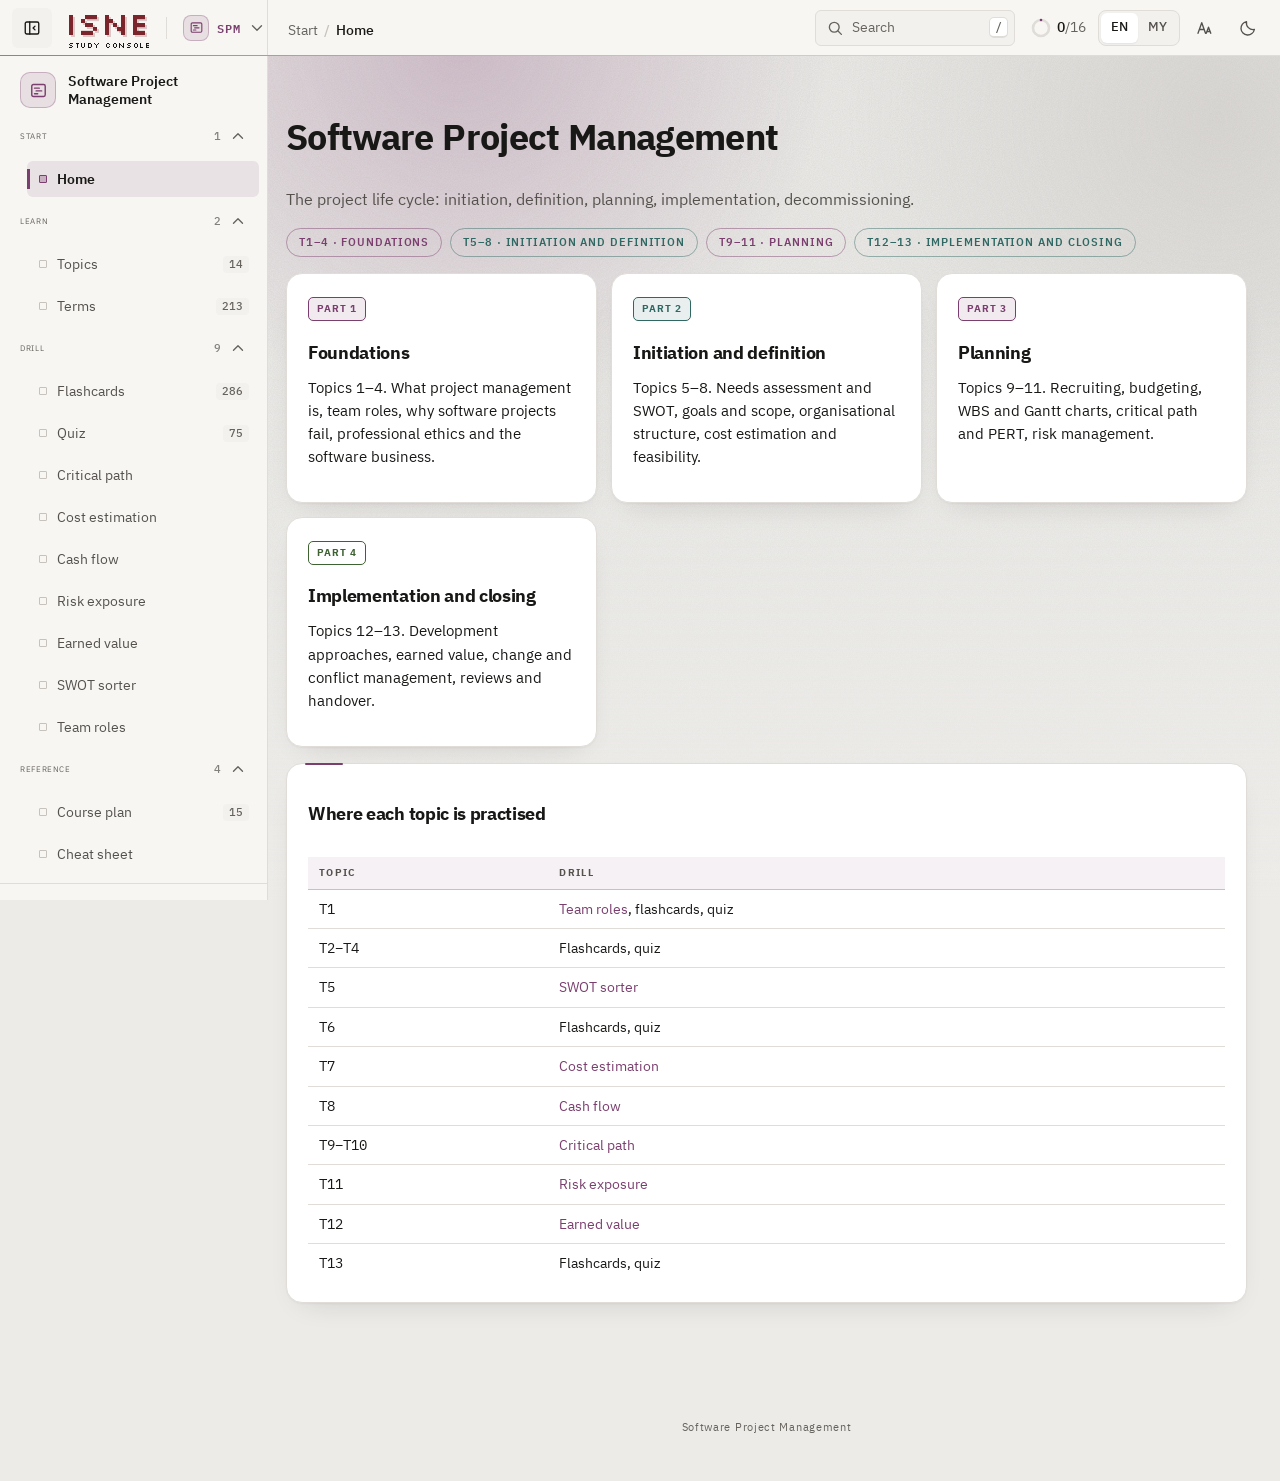
<file: spm/index.html>
<!DOCTYPE html>
<html lang="en">
<head>
<meta charset="UTF-8">
<meta name="viewport" content="width=device-width, initial-scale=1.0, viewport-fit=cover">
<script src="../shared/v3/boot.js?v=20261127-1" data-console="spm"></script>
<title>Software Project Management</title>
<meta name="description" content="Study console for Software Project Management: plain-language topics from project concepts and ethics to estimation, critical path, risk, earned value and closing a project, with a glossary, flashcards, a topic quiz and calculation drills.">
<meta name="theme-color" content="#0f0e0f">
<style>
<style>
*{box-sizing:border-box;margin:0;padding:0}
html{background:var(--bg);scroll-behavior:smooth;-webkit-text-size-adjust:100%}
body{color:var(--ink);font-family:var(--sans);font-size:16px;line-height:1.65;-webkit-font-smoothing:antialiased;
  background:var(--bg);min-height:100vh;overflow-x:hidden}
a{color:var(--vi);text-decoration:none}
::selection{background:color-mix(in srgb,var(--vi) 32%,transparent)}
:focus-visible{outline:2px solid var(--vi);outline-offset:2px;border-radius:5px}
@media (prefers-reduced-motion:reduce){*{animation:none!important;transition:none!important;scroll-behavior:auto!important}}



/* ---------- layout ---------- */
.wrap{max-width:1000px;margin:0 auto;padding:30px 18px 90px}
.tab{display:none}
.tab.on{display:block;animation:fade .22s ease}
@keyframes fade{from{opacity:0;transform:translateY(5px)}to{opacity:1;transform:none}}
h1{font-size:clamp(25px,4.4vw,36px);font-weight:800;letter-spacing:-.9px;line-height:1.14}
.pre,.kicker{font-family:var(--mono);color:var(--vi);font-size:11px;display:block;letter-spacing:2.2px;
  margin-bottom:8px;font-weight:700;text-transform:uppercase}
h2.title{font-size:clamp(23px,4vw,32px);font-weight:800;letter-spacing:-.8px;line-height:1.16;margin-bottom:2px}
.lede,.lead{color:var(--dim);margin-top:11px;font-size:16px;max-width:660px}
h3{font-size:17.5px;font-weight:700;letter-spacing:-.25px}
h4{font-family:var(--mono);font-size:10.5px;letter-spacing:1.8px;text-transform:uppercase;color:var(--vi);
  margin-top:19px;margin-bottom:2px;font-weight:700}
p{margin-top:9px}
b,strong{font-weight:680;color:var(--ink)}

/* ---------- panels / cards ---------- */
.panel,.card,.item{background:var(--panel);border:1px solid var(--line);border-radius:13px;
  padding:19px 21px;margin-top:16px;position:relative;scroll-margin-top:118px}
.panel::before{content:"";position:absolute;top:-1px;left:18px;width:38px;height:2px;background:var(--vi);border-radius:2px}
.panel.pc::before{background:var(--cy)} .panel.pg::before{background:var(--gr)} .panel.pa::before{background:var(--am)}
.grid2{display:grid;grid-template-columns:repeat(auto-fit,minmax(270px,1fr));gap:14px;margin-top:16px}
.grid2 .card{margin-top:0}

/* ---------- badges / chips ---------- */
.badge{font-family:var(--mono);font-size:10px;letter-spacing:1px;text-transform:uppercase;padding:3px 8px;
  border-radius:5px;border:1px solid var(--line2);color:var(--faint);font-weight:700;display:inline-block}
.badge.b1,.badge.vi{color:var(--vi);border-color:var(--vi);background:color-mix(in srgb,var(--vi) 10%,transparent)}
.badge.b2,.badge.cy{color:var(--cy);border-color:var(--cy);background:color-mix(in srgb,var(--cy) 10%,transparent)}
.badge.bb{color:var(--rd);border-color:var(--rd);background:color-mix(in srgb,var(--rd) 10%,transparent)}
.badge.bw{color:var(--am);border-color:var(--am);background:color-mix(in srgb,var(--am) 10%,transparent)}
.badge.gr{color:var(--gr);border-color:var(--gr)}
.chiprow{display:flex;gap:8px;flex-wrap:wrap;margin-top:15px}
.chip{font-family:var(--mono);font-size:10.5px;letter-spacing:.9px;text-transform:uppercase;color:var(--faint);
  border:1px solid var(--line2);border-radius:20px;padding:5px 12px;font-weight:600}
.chip.c1{color:var(--vi);border-color:color-mix(in srgb,var(--vi) 45%,transparent)}
.chip.c2{color:var(--cy);border-color:color-mix(in srgb,var(--cy) 45%,transparent)}

/* ---------- tables ---------- */
table{width:100%;border-collapse:collapse;font-size:14px;margin-top:11px;display:table}
th,td{text-align:left;padding:8px 11px;border-bottom:1px solid var(--line);vertical-align:top}
th{font-family:var(--mono);font-size:10px;letter-spacing:1.3px;text-transform:uppercase;color:var(--vi);
  font-weight:700;background:color-mix(in srgb,var(--vi) 7%,transparent);border-bottom:1px solid var(--line2)}
tr:last-child td{border-bottom:0}
.tscroll{overflow-x:auto;margin-top:10px}
@media(max-width:640px){table{font-size:13px}th,td{padding:7px 8px}}

/* ---------- callouts ---------- */
.tip,.box{border-radius:9px;padding:11px 14px;margin-top:12px;font-size:14.5px;line-height:1.62}
.tip b:first-child,.box b:first-child{font-family:var(--mono);font-size:10.5px;letter-spacing:.8px;
  text-transform:uppercase;display:block;margin-bottom:3px}
.t-good,.box.rl{background:color-mix(in srgb,var(--gr) 9%,var(--panel));border:1px solid color-mix(in srgb,var(--gr) 28%,transparent)}
.t-good b:first-child,.box.rl b:first-child{color:var(--gr)}
.t-warn,.box.trap{background:color-mix(in srgb,var(--am) 10%,var(--panel));border:1px solid color-mix(in srgb,var(--am) 30%,transparent)}
.t-warn b:first-child,.box.trap b:first-child{color:var(--am)}
.t-info,.box.wild{background:color-mix(in srgb,var(--cy) 9%,var(--panel));border:1px solid color-mix(in srgb,var(--cy) 26%,transparent)}
.t-info b:first-child,.box.wild b:first-child{color:var(--cy)}
.lesson{background:color-mix(in srgb,var(--gr) 9%,var(--panel));border-left:2px solid var(--gr);
  border-radius:0 9px 9px 0;padding:10px 13px;margin-top:11px;font-size:14px}
.lesson b:first-child{color:var(--gr);font-family:var(--mono);font-size:10.5px;letter-spacing:.8px;text-transform:uppercase}

/* ---------- notes accordions ---------- */
.switch{display:flex;gap:7px;margin-top:16px;flex-wrap:wrap}
.sw{background:var(--panel);border:1px solid var(--line2);color:var(--dim);border-radius:9px;padding:9px 15px;
  font-family:var(--mono);font-size:12px;font-weight:700;letter-spacing:.4px;cursor:pointer;transition:.14s}
.sw:hover{color:var(--ink)}
.sw.on1{color:var(--vi);border-color:var(--vi);background:color-mix(in srgb,var(--vi) 12%,transparent)}
.sw.on2{color:var(--cy);border-color:var(--cy);background:color-mix(in srgb,var(--cy) 12%,transparent)}
details.note{background:var(--panel);border:1px solid var(--line);border-radius:12px;margin-top:11px;
  overflow:hidden;scroll-margin-top:118px}
details.note[open]{border-color:var(--line2)}
details.note>summary{cursor:pointer;padding:13px 16px;font-size:16px;font-weight:650;letter-spacing:-.2px;
  display:flex;align-items:center;gap:11px;user-select:none;list-style:none}
details.note>summary::-webkit-details-marker{display:none}
details.note>summary::after{content:"+";margin-left:auto;font-family:var(--mono);font-size:17px;
  color:var(--faint);font-weight:400;transition:.16s}
details.note[open]>summary::after{content:"−";color:var(--vi)}
details.note>summary:hover{background:var(--panel2)}
.num{width:25px;height:25px;border-radius:7px;display:inline-flex;align-items:center;justify-content:center;
  font-family:var(--mono);font-size:12px;font-weight:800;flex:0 0 auto}
.n1{background:color-mix(in srgb,var(--vi) 17%,transparent);color:var(--vi);border:1px solid color-mix(in srgb,var(--vi) 42%,transparent)}
.n2{background:color-mix(in srgb,var(--cy) 17%,transparent);color:var(--cy);border:1px solid color-mix(in srgb,var(--cy) 42%,transparent)}
details.note>.body{padding:2px 16px 16px;border-top:1px solid var(--line);font-size:15px}
details.note>.body>p:first-child{margin-top:12px}

/* ---------- misc content ---------- */
.mini{font-size:13px;color:var(--faint);display:inline-block}
p.mini,.sub2{font-size:13px;color:var(--faint);margin-top:7px;display:block}
.formula{font-family:var(--mono);font-size:14px;background:var(--panel3);border:1px solid var(--line2);
  border-left:2px solid var(--vi);border-radius:0 9px 9px 0;padding:13px 15px;margin-top:12px;
  color:var(--vi2);line-height:1.85;overflow-x:auto}
.kbd,code{font-family:var(--mono);font-size:.88em;background:var(--panel3);color:var(--vi);
  padding:1px 6px;border-radius:4px;border:1px solid var(--line)}
ul.clean{list-style:none;margin-top:10px}
ul.clean li{position:relative;padding-left:17px;margin-top:7px;font-size:15px}
ul.clean li::before{content:"▸";position:absolute;left:0;color:var(--vi);font-size:12px;top:1px}
ul:not(.clean){margin:9px 0 0 19px}
ul:not(.clean) li{margin-top:6px}
ol{margin:9px 0 0 21px}
ol li{margin-top:7px}
ol li::marker{font-family:var(--mono);color:var(--vi);font-size:12.5px}

/* ---------- flashcards ---------- */
.fc-controls{display:flex;gap:8px;flex-wrap:wrap;margin-top:16px;align-items:center}
.btn{background:var(--panel);border:1px solid var(--line2);color:var(--dim);border-radius:9px;
  padding:8px 14px;font-family:var(--mono);font-size:12px;font-weight:700;cursor:pointer;transition:.14s}
.btn:hover{color:var(--ink);border-color:var(--vi)}
.btn.primary{color:var(--vi);border-color:var(--vi);background:color-mix(in srgb,var(--vi) 12%,transparent)}
.fc-stage{margin-top:16px}
.fc{position:relative;min-height:230px;perspective:1400px;cursor:pointer}
.fc .face{position:absolute;inset:0;backface-visibility:hidden;background:var(--panel);
  border:1px solid var(--line2);border-radius:14px;padding:26px;display:flex;flex-direction:column;
  align-items:center;justify-content:center;text-align:center;transition:transform .42s cubic-bezier(.4,.2,.2,1)}
.fc .front{transform:rotateY(0)}
.fc .back{transform:rotateY(180deg);background:var(--panel2);border-color:var(--vi)}
.fc.flip .front{transform:rotateY(-180deg)}
.fc.flip .back{transform:rotateY(0)}
.fc .tag{position:absolute;top:14px;left:14px}
.fc .q{font-size:19px;font-weight:650;letter-spacing:-.3px;max-width:600px}
.fc .a{font-size:16px;color:var(--dim);max-width:620px;line-height:1.7}
.fc .hint{position:absolute;bottom:13px;font-family:var(--mono);font-size:10px;letter-spacing:1.4px;
  text-transform:uppercase;color:var(--faint)}
.fc-nav{display:flex;gap:8px;justify-content:center;align-items:center;margin-top:14px;flex-wrap:wrap}
.fc-count{font-family:var(--mono);font-size:12px;color:var(--faint);min-width:66px;text-align:center}
.fc-score{text-align:center;margin-top:11px;font-family:var(--mono);font-size:12px;color:var(--faint)}
.fc-score .g{color:var(--gr)} .fc-score .r{color:var(--am)}

/* ---------- quiz ---------- */
.qbar{height:4px;background:var(--panel3);border-radius:3px;overflow:hidden;margin-top:16px}
.qbar>div{height:100%;background:linear-gradient(90deg,var(--vi),var(--cy));transition:width .3s}
.qmeta{display:flex;justify-content:space-between;font-family:var(--mono);font-size:11.5px;
  color:var(--faint);margin-top:9px;letter-spacing:.5px}
.qcard{background:var(--panel);border:1px solid var(--line);border-radius:13px;padding:20px 22px;margin-top:11px}
.qcard h3{font-size:17.5px;line-height:1.5;margin-bottom:14px;font-weight:650}
.opt{display:flex;align-items:flex-start;gap:11px;width:100%;text-align:left;background:var(--panel2);
  border:1px solid var(--line2);color:var(--ink);border-radius:10px;padding:12px 14px;margin-top:8px;
  cursor:pointer;font-size:15px;font-family:inherit;line-height:1.5;transition:.13s}
.opt:hover{border-color:var(--vi)}
.opt .mark{width:17px;height:17px;border-radius:5px;border:1.5px solid var(--line2);flex:0 0 auto;margin-top:2px}
.opt.sel{border-color:var(--vi)} .opt.sel .mark{background:var(--vi);border-color:var(--vi)}
.opt.ok{border-color:var(--gr);background:color-mix(in srgb,var(--gr) 12%,var(--panel2))}
.opt.ok .mark{background:var(--gr);border-color:var(--gr)}
.opt.no{border-color:var(--rd);background:color-mix(in srgb,var(--rd) 12%,var(--panel2))}
.opt.no .mark{background:var(--rd);border-color:var(--rd)}
.opt.dim{opacity:.44}
.expl{display:none} .expl.show{display:block}
.qactions{display:flex;gap:9px;margin-top:15px}
.qresult{text-align:center}
.qresult .big{font-family:var(--mono);font-size:44px;font-weight:800;color:var(--vi);margin:6px 0}
.review-item{text-align:left;font-size:13.5px;padding:7px 11px;border-radius:8px;margin-top:6px;
  border:1px solid var(--line);background:var(--panel2)}
.review-item.good{border-color:color-mix(in srgb,var(--gr) 40%,transparent);color:var(--gr)}
.review-item.bad{border-color:color-mix(in srgb,var(--rd) 40%,transparent);color:var(--rd)}

/* ---------- cheat sheet ---------- */
.cheat h3{margin-top:24px;display:flex;align-items:center;gap:9px;font-size:16.5px}
.cheat .card{margin-top:10px;padding:15px 17px}


/* ---------- footer ---------- */
.footer{text-align:center;color:var(--faint);font-family:var(--mono);font-size:10.5px;
  padding:26px 0 46px;letter-spacing:.7px}
.kv{display:flex;gap:11px;padding:9px 0;border-bottom:1px solid var(--line);font-size:14.5px}
.kv:last-child{border-bottom:0}
.kv b{font-family:var(--mono);font-size:10.5px;letter-spacing:1.2px;text-transform:uppercase;
  color:var(--faint);min-width:118px;padding-top:3px}
@media(max-width:560px){.kv{flex-direction:column;gap:2px}}

/* ---------- code blocks ---------- */
pre.sql{font-family:var(--mono);font-size:13.5px;background:var(--panel3);border:1px solid var(--line2);
  border-left:2px solid var(--cy);border-radius:0 9px 9px 0;padding:12px 15px;margin-top:12px;
  color:var(--ink);line-height:1.7;overflow-x:auto;white-space:pre}
pre.sql.ra{border-left-color:var(--vi)}
.ra-sym{font-family:var(--mono);font-size:15px}

/* ---------- worked labs / exam ---------- */
.qa{margin-top:14px;padding-top:12px;border-top:1px dashed var(--line2)}
.qa:first-of-type{border-top:0;padding-top:0}
.qa .qn{font-family:var(--mono);font-size:10.5px;letter-spacing:1.2px;text-transform:uppercase;color:var(--cy);font-weight:700;display:block;margin-bottom:4px}
.qa p{margin-top:7px}
.flag{display:inline-block;font-family:var(--mono);font-size:10px;letter-spacing:.9px;text-transform:uppercase;
  padding:2px 7px;border-radius:5px;border:1px solid color-mix(in srgb,var(--am) 55%,transparent);color:var(--am);
  background:color-mix(in srgb,var(--am) 10%,transparent);font-weight:700;vertical-align:middle;margin-left:6px}
.flag.ok{border-color:color-mix(in srgb,var(--gr) 55%,transparent);color:var(--gr);background:color-mix(in srgb,var(--gr) 10%,transparent)}
.flag.no{border-color:color-mix(in srgb,var(--rd) 55%,transparent);color:var(--rd);background:color-mix(in srgb,var(--rd) 10%,transparent)}

/* ---------- resources ---------- */
.files td:first-child{white-space:nowrap}
.files a{font-family:var(--mono);font-size:13px}
.files .sz{color:var(--faint);font-family:var(--mono);font-size:12px;white-space:nowrap}


/* ---------- topics: course-detail block ---------- */
details.deep{--deep-glow:color-mix(in srgb,var(--vi) 72%,#fff);margin-top:20px;border:1px solid var(--line2);border-radius:10px;background:var(--panel2);
  box-shadow:0 0 16px -8px color-mix(in srgb,var(--deep-glow) 55%,transparent);transition:box-shadow .3s,border-color .3s}
html[data-theme="light"] details.deep{--deep-glow:var(--vi)}
details.deep>summary{position:relative}
details.deep>summary::before{content:"";position:absolute;inset:-1px;border-radius:10px;padding:1.5px;pointer-events:none;
  background:linear-gradient(90deg,transparent,color-mix(in srgb,var(--deep-glow) 55%,transparent) 28%,var(--deep-glow) 44% 56%,color-mix(in srgb,var(--deep-glow) 55%,transparent) 72%,transparent) no-repeat,
    linear-gradient(90deg,transparent,color-mix(in srgb,var(--deep-glow) 55%,transparent) 28%,var(--deep-glow) 44% 56%,color-mix(in srgb,var(--deep-glow) 55%,transparent) 72%,transparent) no-repeat;
  background-size:28% 55%,28% 55%;
  -webkit-mask:linear-gradient(#000 0 0) content-box,linear-gradient(#000 0 0);-webkit-mask-composite:xor;mask-composite:exclude;
  filter:drop-shadow(0 0 3px var(--deep-glow)) drop-shadow(0 0 6px color-mix(in srgb,var(--deep-glow) 60%,transparent));
  animation:deepRun 6s linear infinite}
@keyframes deepRun{
  0%{background-position:-45% 0,145% 100%}
  50%{background-position:145% 0,145% 100%}
  100%{background-position:145% 0,-45% 100%}}
details.deep:hover{border-color:color-mix(in srgb,var(--deep-glow) 40%,var(--line2));box-shadow:0 0 20px -6px color-mix(in srgb,var(--deep-glow) 65%,transparent)}
details.deep:hover>summary::before{animation-duration:3s}
details.deep:hover>summary{color:var(--ink)}
details.deep[open]{box-shadow:none}
details.deep[open]>summary::before{display:none}
@media (prefers-reduced-motion:reduce){details.deep>summary::before{display:none}details.deep{border-color:color-mix(in srgb,var(--deep-glow) 45%,var(--line2))}}
details.deep>summary{list-style:none;cursor:pointer;padding:11px 15px;font-family:var(--mono);font-size:10.5px;letter-spacing:1.1px;text-transform:uppercase;font-weight:700;color:var(--faint);display:flex;align-items:center;gap:8px}
details.deep>summary::-webkit-details-marker{display:none}
details.deep>summary::after{content:"+";margin-left:auto;font-size:14px}
details.deep[open]>summary::after{content:"−"}
details.deep[open]>summary{border-bottom:1px solid var(--line2);color:var(--ink)}
details.deep>.deep-body{padding:4px 15px 15px}
.lesson b:first-child{display:block;margin-bottom:5px}
a.chip.tlink{text-transform:none;letter-spacing:.2px;font-size:12px;text-decoration:none;cursor:pointer}
a.chip.tlink:hover{background:color-mix(in srgb,currentColor 10%,transparent)}

/* ---------- labelled controls ---------- */
.ctlrow{display:flex;flex-wrap:wrap;align-items:center;gap:8px 10px;margin-top:12px}
.ctl-label{font-family:var(--mono);font-size:10.5px;letter-spacing:1.1px;text-transform:uppercase;color:var(--faint);font-weight:700;min-width:104px}
.ctl-gap{flex:1}
#main [hidden]{display:none!important}
.ctlrow .fld{width:auto;min-width:240px}
.sc-seg{flex-wrap:wrap}
.sc-seg>button[aria-pressed="true"]{color:var(--vi);font-weight:700}
.drilltabs{margin:-6px 0 22px}
a.sc-tab{text-decoration:none}
.topic-next{display:flex;flex-wrap:wrap;align-items:center;gap:8px 10px;margin-top:18px;padding-top:14px;border-top:1px solid var(--line2)}
.topic-next .ctl-label{min-width:0;margin-right:4px}
@media(max-width:760px){.ctl-label{min-width:100%}.ctlrow .fld{min-width:0;width:100%}.topic-next .ctl-gap{display:none}}

/* ---------- terms ---------- */
.fld{border:1px solid var(--line);border-radius:8px;padding:9px 13px;font-family:var(--mono);font-size:13.5px;background:var(--panel2);color:var(--ink);width:100%}
.fld:focus{outline:1px solid var(--cy);border-color:var(--cy)}
.flag.gen{border-color:var(--line2);color:var(--faint);background:transparent;font-weight:600}
#termT .tterm{font-weight:700;color:var(--ink);white-space:nowrap}

/* ---------- drills ---------- */
.fc{position:relative}
.ixrow{display:grid;grid-template-columns:28px 1fr 150px 70px;gap:10px;align-items:center;padding:9px 0;border-top:1px dashed var(--line2)}
.ixrow:first-child{border-top:0}
.ixrow .ixn{color:var(--faint);font-size:12px}
.ixrow label{font-size:14.5px}
.ixrow .ixw{grid-column:2 / -1;margin-top:2px}
.whrow{grid-template-columns:1fr auto 90px}
.rfgrid{display:grid;grid-template-columns:1fr 1fr;gap:10px;margin-top:10px}
.rfgrid .opt{margin-top:0;align-items:flex-start}
.rfgrid table{font-size:13px}
.btn.odbad{border-color:var(--rd);color:var(--rd);background:color-mix(in srgb,var(--rd) 10%,transparent)}
.btn:disabled{opacity:.45;cursor:not-allowed}
#txLog .review-item{text-align:left}
#txLog code{font-size:12.5px}
@media(max-width:760px){
  .ixrow{grid-template-columns:22px 1fr;}
  .ixrow .fld,.ixrow .ixst{grid-column:2}
  .whrow{grid-template-columns:1fr}
  .whrow .ixst{grid-column:1}
  .rfgrid{grid-template-columns:1fr}
}

/* ---------- spm drills ---------- */
.cpsvg{margin-top:14px;overflow-x:auto;color:var(--faint)}
.cpsvg svg{display:block}
.cpsvg .cpe{stroke:var(--line);stroke-width:1.5}
.cpsvg .cpe.crit{stroke:var(--vi);stroke-width:2.5;color:var(--vi)}
.cpsvg .cpn rect{fill:var(--panel2);stroke:var(--line)}
.cpsvg .cpn.crit rect{stroke:var(--vi);stroke-width:2;fill:color-mix(in srgb,var(--vi) 14%,var(--panel2))}
.cpsvg .cpk{fill:var(--ink);font:700 13px var(--sans);text-anchor:middle}
.cpsvg .cpd{fill:var(--faint);font:11px var(--sans);text-anchor:middle}
#cpGrid .fld{width:64px;padding:6px 8px;text-align:center}
.fld.good{border-color:var(--gr);background:color-mix(in srgb,var(--gr) 12%,var(--panel2))}
.fld.bad{border-color:var(--rd);background:color-mix(in srgb,var(--rd) 10%,var(--panel2))}
.calcgrid{display:grid;grid-template-columns:repeat(auto-fit,minmax(200px,1fr));gap:12px;margin:12px 0}
.calcgrid label{display:flex;flex-direction:column;gap:6px;font-size:13.5px;color:var(--faint)}
#pspGrid .fld{width:54px;padding:5px 6px;text-align:center}
#rkGrid .fld{width:90px}
.whrow .choices{display:flex;flex-wrap:wrap;gap:6px}
.rlgrid{display:flex;flex-wrap:wrap;gap:8px;margin-top:12px}
.plan-img{width:100%;height:auto;border-radius:10px;margin-top:12px;border:1px solid var(--line2)}
.figs{display:grid;grid-template-columns:repeat(auto-fit,minmax(300px,1fr));gap:14px;margin:14px 0 18px}
.figs:has(> .fig:only-child){grid-template-columns:minmax(0,640px)}
.fig{margin:0;border:1px solid var(--line2);border-radius:10px;overflow:hidden;background:var(--panel);display:flex;flex-direction:column}
.fig-open{display:block;width:100%;padding:0;border:0;background:#fff;cursor:zoom-in;line-height:0}
.fig-open:focus-visible{outline:2px solid var(--vi);outline-offset:-2px}
.fig img{display:block;width:100%;height:auto}
.fig figcaption{padding:8px 11px;font-size:12.5px;line-height:1.4;color:var(--muted);border-top:1px solid var(--line2)}
.fig figcaption .fig-n{font-family:var(--mono);font-size:10.5px;color:var(--faint);margin-right:6px}
.lb{position:fixed;inset:0;z-index:2000;background:rgba(8,8,10,.92);display:flex;flex-direction:column;align-items:center;justify-content:center;padding:56px 64px 24px}
.lb[hidden]{display:none}
.lb img{max-width:100%;max-height:calc(100vh - 140px);object-fit:contain;background:#fff;border-radius:6px;box-shadow:0 10px 40px rgba(0,0,0,.5)}
.lb p{color:#e8e8ea;font-size:14px;margin:14px 0 0;text-align:center;max-width:900px}
.lb-btn{position:absolute;border:1px solid rgba(255,255,255,.25);background:rgba(255,255,255,.08);color:#fff;border-radius:8px;font:600 13px/1 var(--mono, monospace);padding:10px 12px;cursor:pointer}
.lb-btn:hover{background:rgba(255,255,255,.18)}
.lb-btn:focus-visible{outline:2px solid #fff;outline-offset:2px}
.lb-close{top:14px;right:14px}
.lb-prev{left:12px;top:50%;transform:translateY(-50%)}
.lb-next{right:12px;top:50%;transform:translateY(-50%)}
.lb-count{position:absolute;top:20px;left:18px;color:#bbb;font:12px var(--mono, monospace)}
@media (max-width:760px){.figs{grid-template-columns:minmax(0,1fr)}.lb{padding:52px 8px 16px}.lb-prev,.lb-next{top:auto;bottom:14px;transform:none}.lb img{max-height:calc(100vh - 170px)}}

code.sym{font-weight:700;color:var(--vi);background:color-mix(in srgb,var(--vi) 16%,transparent);border:1px solid color-mix(in srgb,var(--vi) 40%,transparent);padding:0 .38em;border-radius:4px;font-size:.95em}
code.kw{font-weight:600}
.sym.ra{color:var(--vi);font-weight:700;font-family:var(--mono);padding:0 1px}
mark.hl{background:color-mix(in srgb,var(--vi) 20%,transparent);color:var(--ink);border-bottom:2px solid color-mix(in srgb,var(--vi) 70%,transparent);padding:1px 3px;border-radius:3px;-webkit-box-decoration-break:clone;box-decoration-break:clone}
html[data-theme="light"] mark.hl{background:color-mix(in srgb,#ffd84d 45%,transparent);border-bottom-color:color-mix(in srgb,var(--vi) 55%,transparent)}
@media print{mark.hl{background:#fff3a0}}
</style></head>
<body data-study-console="spm" data-console-id="spm" data-console-name="Software Project Management">
<main id="main">
<!-- ============ HOME ============ -->
<section class="tab on" id="home"><div class="wrap">
  <h1 data-i18n="home.001">Software Project Management</h1>
  <p data-i18n="home.002" class="lede">The project life cycle: initiation, definition, planning, implementation, decommissioning.</p>
  <div class="chiprow">
    <span data-i18n="home.003" class="chip c1">T1–4 · Foundations</span>
    <span data-i18n="home.004" class="chip c2">T5–8 · Initiation and definition</span>
    <span data-i18n="home.005" class="chip c1">T9–11 · Planning</span>
    <span data-i18n="home.006" class="chip c2">T12–13 · Implementation and closing</span>
  </div>

  <div class="grid2">
    <div class="card">
      <span class="badge b1">Part 1</span>
      <h3 data-i18n="home.007" style="margin-bottom:8px">Foundations</h3>
      <p data-i18n="home.008" style="font-size:14.5px">Topics 1–4. What project management is, team roles, why software projects fail, professional ethics and the software business.</p>
    </div>
    <div class="card">
      <span class="badge b2">Part 2</span>
      <h3 data-i18n="home.009" style="margin-bottom:8px">Initiation and definition</h3>
      <p data-i18n="home.010" style="font-size:14.5px">Topics 5–8. Needs assessment and SWOT, goals and scope, organisational structure, cost estimation and feasibility.</p>
    </div>
    <div class="card">
      <span class="badge b1">Part 3</span>
      <h3 data-i18n="home.011" style="margin-bottom:8px">Planning</h3>
      <p data-i18n="home.012" style="font-size:14.5px">Topics 9–11. Recruiting, budgeting, WBS and Gantt charts, critical path and PERT, risk management.</p>
    </div>
    <div class="card">
      <span class="badge gr">Part 4</span>
      <h3 data-i18n="home.013" style="margin-bottom:8px">Implementation and closing</h3>
      <p data-i18n="home.014" style="font-size:14.5px">Topics 12–13. Development approaches, earned value, change and conflict management, reviews and handover.</p>
    </div>
  </div>

  <div class="panel">
    <h3 data-i18n="home.015">Where each topic is practised</h3>
    <div class="tscroll"><table>
      <tr><th data-i18n="home.016">Topic</th><th data-i18n="home.017">Drill</th></tr>
      <tr><td class="mono">T1</td><td data-i18n="home.018"><a href="#/roles">Team roles</a>, flashcards, quiz</td></tr>
      <tr><td class="mono">T2–T4</td><td data-i18n="home.019">Flashcards, quiz</td></tr>
      <tr><td class="mono">T5</td><td data-i18n="home.020"><a href="#/swot">SWOT sorter</a></td></tr>
      <tr><td class="mono">T6</td><td data-i18n="home.021">Flashcards, quiz</td></tr>
      <tr><td class="mono">T7</td><td data-i18n="home.022"><a href="#/est">Cost estimation</a></td></tr>
      <tr><td class="mono">T8</td><td data-i18n="home.023"><a href="#/npv">Cash flow</a></td></tr>
      <tr><td class="mono">T9–T10</td><td data-i18n="home.024"><a href="#/cpa">Critical path</a></td></tr>
      <tr><td class="mono">T11</td><td data-i18n="home.025"><a href="#/risk">Risk exposure</a></td></tr>
      <tr><td class="mono">T12</td><td data-i18n="home.026"><a href="#/ev">Earned value</a></td></tr>
      <tr><td class="mono">T13</td><td data-i18n="home.027">Flashcards, quiz</td></tr>
    </table></div>
  </div>
</div></section>

<!-- ============ TOPICS ============ -->
<section class="tab" id="topics"><div class="wrap">
  <h1 data-i18n="topics.001">Topics</h1>
  <details class="note" open id="t0" data-short="Start here">
    <summary data-i18n="t0.001"><span class="num n1">0</span> Start here: the life of a project</summary>
    <div class="body">
<div data-i18n="t0.002" class="lesson"><b>In one line</b>A project is temporary work with a goal and limits; project management is getting a team to reach that goal inside the limits.</div>
<p data-i18n="t0.003">A <b>project</b> has a start, an end and something unique to deliver. Running a canteen every day is operations; building an app that lets students pre-order canteen food is a project. <mark class="hl">Every project lives inside three limits that pull against each other:</mark> <b>scope</b> (what it must do), <b>time</b> (when it must be done) and <b>cost</b> (how much it may spend). Add features and it takes longer or costs more; cut the budget and something else gives.</p>
<p data-i18n="t0.004">A project <b>succeeds</b> when it is on scope, on time and on budget. It is <b>challenged</b> when it misses any one of those. It <b>fails</b> when it is cancelled or never delivered.</p>
<h4 data-i18n="t0.005">The life of a project</h4>
<div class="tscroll"><table>
  <tr><th data-i18n="t0.006">Phase</th><th data-i18n="t0.007">Question it answers</th><th data-i18n="t0.008">Topics</th></tr>
  <tr><td data-i18n="t0.009">Initiation</td><td data-i18n="t0.010">Is there a real need, and who will pay for it?</td><td class="mono">T5</td></tr>
  <tr><td data-i18n="t0.011">Definition</td><td data-i18n="t0.012">What exactly are we building, who decides, what will it cost, is it worth it?</td><td class="mono">T6 · T7 · T8</td></tr>
  <tr><td data-i18n="t0.013">Planning</td><td data-i18n="t0.014">Who does what, in what order, by when, and what could go wrong?</td><td class="mono">T9 · T10 · T11</td></tr>
  <tr><td data-i18n="t0.015">Implementation</td><td data-i18n="t0.016">How do we build it, track it and handle change?</td><td class="mono">T12</td></tr>
  <tr><td data-i18n="t0.017">Decommissioning</td><td data-i18n="t0.018">How do we hand it over, reward the team and learn from it?</td><td class="mono">T13</td></tr>
</table></div>
<h4 data-i18n="t0.019">Example: CanteenGo</h4>
<p data-i18n="t0.020">A five-person student team is asked to build <b>CanteenGo</b>, an app that lets students order canteen food ahead and skip the queue.</p>
<h4 data-i18n="t0.021">Words to know</h4><div class="chiprow"><a data-i18n="t0.022" class="chip c1 tlink" href="#/terms" data-term="Project">Project</a><a data-i18n="t0.023" class="chip c2 tlink" href="#/terms" data-term="Project management">Project management</a><a data-i18n="t0.024" class="chip c1 tlink" href="#/terms" data-term="Triple constraint">Triple constraint</a><a data-i18n="t0.025" class="chip c2 tlink" href="#/terms" data-term="Scope">Scope</a><a data-i18n="t0.026" class="chip c1 tlink" href="#/terms" data-term="Success">Success</a><a data-i18n="t0.027" class="chip c2 tlink" href="#/terms" data-term="Challenged">Challenged</a><a data-i18n="t0.028" class="chip c1 tlink" href="#/terms" data-term="Failed">Failed</a><a data-i18n="t0.029" class="chip c2 tlink" href="#/terms" data-term="Project life cycle">Project life cycle</a><a data-i18n="t0.030" class="chip c1 tlink" href="#/terms" data-term="Milestone">Milestone</a></div>
<div class="tip t-good"><b data-i18n="t0.031">Remember</b><ul class="clean"><li data-i18n="t0.032">A project is temporary, unique and limited by scope, time and cost.</li><li data-i18n="t0.033">Five phases: initiation, definition, planning, implementation, decommissioning.</li></ul></div>
<div class="topic-next"><span data-i18n="t0.034" class="ctl-label">Practise this topic</span><a data-i18n="t0.035" class="btn" href="#/flash" data-goflash="0">Flashcards</a><a data-i18n="t0.036" class="btn" href="#/quiz" data-goquiz="0">Quiz</a><span class="ctl-gap"></span><a data-i18n="t0.037" class="btn primary" href="#/topics/t1">Next: T1 Concepts</a></div>
    </div>
  </details>

  <details class="note" id="t1" data-short="Concepts">
    <summary data-i18n="t1.001"><span class="num n1">1</span> Concepts of project management</summary>
    <div class="body">
<div data-i18n="t1.002" class="lesson"><b>In one line</b>Project management balances four things: the people, the product, the process and the project itself.</div>
<p data-i18n="t1.003">Definitions differ in wording but agree on the idea: plan, organise and control a team's work so the project meets its goals within its limits.</p>
<h4 data-i18n="t1.004">Project or program?</h4>
<p data-i18n="t1.005">A <b>project</b> is one piece of temporary work. A <b>program</b> is a group of related projects run together inside an organisation. CanteenGo is a project; the university's whole "digital campus" effort, with CanteenGo, a library app and a parking app, is a program.</p>
<h4 data-i18n="t1.006">The 4Ps of project management</h4>
<div class="tscroll"><table>
  <tr><th>P</th><th data-i18n="t1.007">Means</th><th data-i18n="t1.008">On CanteenGo</th></tr>
  <tr><td data-i18n="t1.009"><b>People</b></td><td data-i18n="t1.010">The team and everyone with a stake. The most important element.</td><td data-i18n="t1.011">Who codes, who talks to the canteen, who tests</td></tr>
  <tr><td data-i18n="t1.012"><b>Product</b></td><td data-i18n="t1.013">The software or service being delivered</td><td data-i18n="t1.014">Ordering, payment, pick-up notification</td></tr>
  <tr><td data-i18n="t1.015"><b>Process</b></td><td data-i18n="t1.016">The framework used to build it</td><td data-i18n="t1.017">Two-week sprints with a demo each time</td></tr>
  <tr><td data-i18n="t1.018"><b>Project</b></td><td data-i18n="t1.019">Overall management and monitoring</td><td data-i18n="t1.020">Weekly progress check against the plan</td></tr>
</table></div>
<h4 data-i18n="t1.021">Stakeholders</h4>
<p data-i18n="t1.022">Anyone affected by the project. Sponsors pay, customers say what they need, end-users actually use it, executives set business direction, project managers plan and control, practitioners build. On CanteenGo the faculty sponsors it, the canteen owner is the customer, and students are the end-users.</p>
<h4 data-i18n="t1.023">Team roles (Belbin)</h4>
<p data-i18n="t1.024">People naturally take different roles in a team. Belbin's model names nine. A good team has a balance: someone who generates ideas, someone who checks them, someone who finishes the details.</p>
<div class="tscroll"><table>
  <tr><th data-i18n="t1.025">Role</th><th data-i18n="t1.026">Short</th><th data-i18n="t1.027">Typical strength</th></tr>
  <tr><td data-i18n="t1.028">Plant</td><td data-i18n="t1.029" class="mono">PL</td><td data-i18n="t1.030">Clever, creative, produces ideas</td></tr>
  <tr><td data-i18n="t1.031">Resource Investigator</td><td data-i18n="t1.032" class="mono">RI</td><td data-i18n="t1.033">Energetic, finds contacts and ideas outside the team</td></tr>
  <tr><td data-i18n="t1.034">Coordinator</td><td data-i18n="t1.035" class="mono">CO</td><td data-i18n="t1.036">Calm, mature chairperson who clarifies goals and delegates</td></tr>
  <tr><td data-i18n="t1.037">Shaper</td><td data-i18n="t1.038" class="mono">SH</td><td data-i18n="t1.039">Driving, challenging, high need to achieve</td></tr>
  <tr><td data-i18n="t1.040">Monitor Evaluator</td><td data-i18n="t1.041" class="mono">ME</td><td data-i18n="t1.042">Serious, critical thinker who judges options</td></tr>
  <tr><td data-i18n="t1.043">Teamworker</td><td data-i18n="t1.044" class="mono">TW</td><td data-i18n="t1.045">Social, trusting, keeps the team together</td></tr>
  <tr><td data-i18n="t1.046">Implementer</td><td data-i18n="t1.047" class="mono">IM</td><td data-i18n="t1.048">Disciplined; turns ideas into practical action</td></tr>
  <tr><td data-i18n="t1.049">Completer Finisher</td><td data-i18n="t1.050" class="mono">CF</td><td data-i18n="t1.051">Perfectionist who catches errors and finishes on time</td></tr>
  <tr><td data-i18n="t1.052">Specialist</td><td data-i18n="t1.053" class="mono">SP</td><td data-i18n="t1.054">Deep expert in one subject</td></tr>
</table></div>
<h4 data-i18n="t1.055">What success looks like</h4>
<p data-i18n="t1.056">The project met its scope, time and cost goals, satisfied the customer or sponsor, and delivered its main objective (for example, saved money or gave a good return). The factors most linked to success: executive support, user involvement, an experienced project manager, clear business objectives, minimised scope, a standard approach and reliable estimates.</p>
<h4 data-i18n="t1.057">Words to know</h4><div class="chiprow"><a data-i18n="t1.058" class="chip c1 tlink" href="#/terms" data-term="Program">Program</a><a data-i18n="t1.059" class="chip c2 tlink" href="#/terms" data-term="4Ps of project management">4Ps of project management</a><a data-i18n="t1.060" class="chip c1 tlink" href="#/terms" data-term="Stakeholder">Stakeholder</a><a data-i18n="t1.061" class="chip c2 tlink" href="#/terms" data-term="Sponsor">Sponsor</a><a data-i18n="t1.062" class="chip c1 tlink" href="#/terms" data-term="Customer">Customer</a><a data-i18n="t1.063" class="chip c2 tlink" href="#/terms" data-term="End-user">End-user</a><a data-i18n="t1.064" class="chip c1 tlink" href="#/terms" data-term="Belbin team roles">Belbin team roles</a><a data-i18n="t1.065" class="chip c2 tlink" href="#/terms" data-term="PL">PL</a><a data-i18n="t1.066" class="chip c1 tlink" href="#/terms" data-term="CO">CO</a><a data-i18n="t1.067" class="chip c2 tlink" href="#/terms" data-term="SH">SH</a><a data-i18n="t1.068" class="chip c1 tlink" href="#/terms" data-term="ME">ME</a><a data-i18n="t1.069" class="chip c2 tlink" href="#/terms" data-term="CF">CF</a><a data-i18n="t1.070" class="chip c1 tlink" href="#/terms" data-term="Postmortem">Postmortem</a></div>
<div class="tip t-good"><b data-i18n="t1.071">Remember</b><ul class="clean"><li data-i18n="t1.072">4Ps: people, product, process, project. People matter most.</li><li data-i18n="t1.073">Sponsors fund; customers specify; end-users use.</li><li data-i18n="t1.074">Belbin: a balanced team mixes thinking, people and action roles.</li></ul></div>
<details class="deep"><summary data-i18n="t1.075">Details</summary><div class="deep-body">
<div class="figs"><figure class="fig"><button class="fig-open" type="button" data-full="./img/s01-05.webp" data-cap="Organisation, programme and project" aria-label="Enlarge: Organisation, programme and project"><img src="./img/s01-05.webp" width="1280" height="720" loading="lazy" decoding="async" alt="Organisation, programme and project"></button><figcaption data-i18n="t1.076"><span class="fig-n">1</span>Organisation, programme and project</figcaption></figure></div>
<h4 data-i18n="t1.077">Three definitions of project management</h4>
<ul class="clean">
  <li data-i18n="t1.078">Supervising the work of a team to achieve all project goals within the given constraints.</li>
  <li data-i18n="t1.079">Planning, organising, staffing, directing and controlling the production of a system.</li>
  <li data-i18n="t1.080">Applying knowledge, skills, tools and techniques to project activities to meet project requirements (Project Management Institute).</li>
</ul>
<h4 data-i18n="t1.081">Key issues per P</h4>
<div class="tscroll"><table>
  <tr><th>P</th><th data-i18n="t1.082">Key issues</th></tr>
  <tr><td data-i18n="t1.083">People</td><td data-i18n="t1.084">Short term: recruiting, selection, performance management. Long term: training, compensation, career development, organisation and work design, team and culture development.</td></tr>
  <tr><td data-i18n="t1.085">Product</td><td data-i18n="t1.086">Clear objectives and scope, alternative solutions, technical and management limits, estimate of costs, benefits and break-even point. Critical issues: information objectives, function and performance, unambiguous scope.</td></tr>
  <tr><td data-i18n="t1.087">Process</td><td data-i18n="t1.088">Task sets (tasks, milestones, work products, QA points) and umbrella activities (quality assurance, configuration management, measurement). Choose the development model to suit the customers, the product and the environment.</td></tr>
  <tr><td data-i18n="t1.089">Project</td><td data-i18n="t1.090">Manage complexity, avoid failure, use a common-sense approach to planning, monitoring and control.</td></tr>
</table></div>

<div class="figs"><figure class="fig"><button class="fig-open" type="button" data-full="./img/s01-07.webp" data-cap="Project management spectrum: the four Ps" aria-label="Enlarge: Project management spectrum: the four Ps"><img src="./img/s01-07.webp" width="1280" height="720" loading="lazy" decoding="async" alt="Project management spectrum: the four Ps"></button><figcaption data-i18n="t1.091"><span class="fig-n">2</span>Project management spectrum: the four Ps</figcaption></figure><figure class="fig"><button class="fig-open" type="button" data-full="./img/s01-20.webp" data-cap="Software product life cycle" aria-label="Enlarge: Software product life cycle"><img src="./img/s01-20.webp" width="1280" height="720" loading="lazy" decoding="async" alt="Software product life cycle"></button><figcaption data-i18n="t1.092"><span class="fig-n">3</span>Software product life cycle</figcaption></figure></div>
<h4 data-i18n="t1.093">Stakeholders</h4>
<div class="tscroll"><table>
  <tr><th data-i18n="t1.094">Stakeholder</th><th data-i18n="t1.095">Role</th></tr>
  <tr><td data-i18n="t1.096">Executives</td><td data-i18n="t1.097">Define business issues</td></tr>
  <tr><td data-i18n="t1.098">Project (technical) managers</td><td data-i18n="t1.099">Plan, motivate, organise and control the practitioners</td></tr>
  <tr><td data-i18n="t1.100">Practitioners</td><td data-i18n="t1.101">Deliver the technical skills</td></tr>
  <tr><td data-i18n="t1.102">Customers</td><td data-i18n="t1.103">Specify the requirements</td></tr>
  <tr><td data-i18n="t1.104">End-users</td><td data-i18n="t1.105">Use the software once released</td></tr>
  <tr><td data-i18n="t1.106">Sponsors</td><td data-i18n="t1.107">Provide funds and judge overall success</td></tr>
</table></div>
<h4 data-i18n="t1.108">Essential project-manager skills</h4>
<p data-i18n="t1.109">People skills, leadership, listening, integrity and consistent ethical behaviour, building trust, verbal communication, team building, conflict resolution, critical thinking and problem solving, balancing priorities.</p>
<h4 data-i18n="t1.110">Belbin roles: alternative names</h4>
<p data-i18n="t1.111">Implementer is also called Company Worker or Executive; Coordinator, Chairperson; Plant, Innovator; Resource Investigator, Explorer; Shaper, Driver; Monitor Evaluator, Analyst; Teamworker, Team Player; Completer Finisher, Finisher; Specialist, Expert. The week 1 activity forms companies of four to five people and takes a team-roles test.</p>

<div class="figs"><figure class="fig"><button class="fig-open" type="button" data-full="./img/s01-17.webp" data-cap="Belbin&#x27;s team roles" aria-label="Enlarge: Belbin&#x27;s team roles"><img src="./img/s01-17.webp" width="1280" height="720" loading="lazy" decoding="async" alt="Belbin&#x27;s team roles"></button><figcaption data-i18n="t1.112"><span class="fig-n">4</span>Belbin&#x27;s team roles</figcaption></figure></div>
<h4 data-i18n="t1.113">Key approaches</h4>
<ul class="clean">
  <li data-i18n="t1.114">Start on the right foot: work hard to understand the problem.</li>
  <li data-i18n="t1.115">Maintain momentum: provide incentives.</li>
  <li data-i18n="t1.116">Track progress: track work products.</li>
  <li data-i18n="t1.117">Make smart decisions: keep it simple.</li>
  <li data-i18n="t1.118">Conduct a postmortem: lessons learned and evaluation.</li>
</ul>
<h4 data-i18n="t1.119">Phases and their tasks</h4>
<div class="tscroll"><table>
  <tr><th data-i18n="t1.120">Phase</th><th data-i18n="t1.121">Tasks</th></tr>
  <tr><td data-i18n="t1.122">Initiation</td><td data-i18n="t1.123">Needs assessment; customer and funding-source identification</td></tr>
  <tr><td data-i18n="t1.124">Definition</td><td data-i18n="t1.125">Goals, authority, estimating, feasibility analysis</td></tr>
  <tr><td data-i18n="t1.126">Planning</td><td data-i18n="t1.127">Recruiting, budgeting, work breakdown, targets, make-or-buy, scheduling, plans, proposal and bidding</td></tr>
  <tr><td data-i18n="t1.128">Implementation</td><td data-i18n="t1.129">Managing contracts, monitoring, identifying problems, re-planning, adjusting targets</td></tr>
  <tr><td data-i18n="t1.130">Decommissioning</td><td data-i18n="t1.131">Resolving operating problems, rewarding and reassigning personnel, review, evaluation, storing reference data</td></tr>
</table></div>
<p data-i18n="t1.132" class="sub2">Effort rises through definition and planning, peaks in implementation, and falls in decommissioning.</p>
<h4 data-i18n="t1.133">Proverbs worth remembering</h4>
<ul class="clean">
  <li data-i18n="t1.134">One woman takes nine months to have a baby; nine women cannot do it in one month. <mark class="hl">Adding people does not always shorten work.</mark></li>
  <li data-i18n="t1.135">Any project can be estimated accurately, once it is completed.</li>
  <li data-i18n="t1.136">The sooner you begin coding, the later you finish.</li>
  <li data-i18n="t1.137">What is not on paper has not been said.</li>
  <li data-i18n="t1.138">If you fail to plan, you are planning to fail.</li>
</ul></div></details><div class="topic-next"><span data-i18n="t1.139" class="ctl-label">Practise this topic</span><a data-i18n="t1.140" class="btn" href="#/flash" data-goflash="1">Flashcards</a><a data-i18n="t1.141" class="btn" href="#/quiz" data-goquiz="1">Quiz</a><a data-i18n="t1.142" class="btn" href="#/roles">Drill: Team roles</a><span class="ctl-gap"></span><a data-i18n="t1.143" class="btn primary" href="#/topics/t2">Next: T2 Software projects</a></div>
    </div>
  </details>

  <details class="note" id="t2" data-short="Software projects">
    <summary data-i18n="t2.001"><span class="num n1">2</span> Why software projects are different</summary>
    <div class="body">
<div data-i18n="t2.002" class="lesson"><b>In one line</b>Software is invisible, creative and changes constantly, so software projects fail more often than other engineering projects.</div>
<p data-i18n="t2.003">You can see half a bridge. You cannot see half a program.</p>
<h4 data-i18n="t2.004">Why software projects are different</h4>
<ul class="clean">
  <li data-i18n="t2.005"><b>Abstract</b>: progress is hard to see and measure.</li>
  <li data-i18n="t2.006"><b>Creative</b>: every project builds something new, so past experience only partly applies.</li>
  <li data-i18n="t2.007"><b>Requirements move</b>: users often learn what they want by seeing early versions.</li>
  <li data-i18n="t2.008"><b>Users are involved</b>: their time, opinions and changes shape the work.</li>
  <li data-i18n="t2.009"><b>Unpredictable</b>: hidden technical problems appear late.</li>
</ul>
<p data-i18n="t2.010">Building software is closer to designing than to manufacturing. A factory repeats the same object; a software team makes something new every time. That is why a software manager is expected to understand programming, much as an editor is expected to be able to write.</p>
<h4 data-i18n="t2.011">How often they succeed</h4>
<div class="tscroll"><table>
  <tr><th data-i18n="t2.012">Result</th><th data-i18n="t2.013">Meaning</th><th data-i18n="t2.014">Share (2023 CHAOS study)</th></tr>
  <tr><td data-i18n="t2.015">Success</td><td data-i18n="t2.016">On scope, on time, on budget</td><td class="mono">30%</td></tr>
  <tr><td data-i18n="t2.017">Challenged</td><td data-i18n="t2.018">Scope creep, or late, or over budget</td><td class="mono">50%</td></tr>
  <tr><td data-i18n="t2.019">Failed</td><td data-i18n="t2.020">Cancelled or not delivered</td><td class="mono">20%</td></tr>
</table></div>
<h4 data-i18n="t2.021">Two different life cycles</h4>
<p data-i18n="t2.022">The <b>project cycle</b> is about managing: Initiation, Definition, Planning, Implementation, Decommissioning. The <b>software development life cycle (SDLC)</b> is about building: Feasibility, Analysis, Design, Development, Implementation, Testing, Maintenance. They run side by side. For CanteenGo, the "Planning" phase of the project produces the schedule that the "Design" and "Development" steps of the SDLC then follow.</p>
<h4 data-i18n="t2.023">Words to know</h4><div class="chiprow"><a data-i18n="t2.024" class="chip c1 tlink" href="#/terms" data-term="CHAOS report">CHAOS report</a><a data-i18n="t2.025" class="chip c2 tlink" href="#/terms" data-term="Scope creep">Scope creep</a><a data-i18n="t2.026" class="chip c1 tlink" href="#/terms" data-term="Cost overrun">Cost overrun</a><a data-i18n="t2.027" class="chip c2 tlink" href="#/terms" data-term="SDLC">SDLC</a><a data-i18n="t2.028" class="chip c1 tlink" href="#/terms" data-term="Software project cycle">Software project cycle</a><a data-i18n="t2.029" class="chip c2 tlink" href="#/terms" data-term="Abstractness">Abstractness</a></div>
<div class="tip t-good"><b data-i18n="t2.030">Remember</b><ul class="clean"><li data-i18n="t2.031">Software is abstract, creative and unpredictable.</li><li data-i18n="t2.032">About 30% succeed, 50% are challenged, 20% fail.</li><li data-i18n="t2.033">The project cycle manages; the SDLC builds.</li></ul></div>
<details class="deep"><summary data-i18n="t2.034">Details</summary><div class="deep-body"><h4 data-i18n="t2.035">The 2023 CHAOS figures</h4>
<p data-i18n="t2.036">50% of IT projects were late, over budget, or delivered fewer functions than promised; 20% were considered failed; <mark class="hl">only 30% were judged successful.</mark> Project size and the software process both affect success.</p>
<h4 data-i18n="t2.037">Seven laws of IT projects (summary)</h4>
<ul class="clean">
  <li data-i18n="t2.038">A major project is never finished on time, on budget, with the original team, doing exactly what was intended.</li>
  <li data-i18n="t2.039">Projects reach 85% complete quickly, then stay at 85% for a long time.</li>
  <li data-i18n="t2.040">When things look fine, something has been overlooked.</li>
  <li data-i18n="t2.041">A carelessly planned project takes three times longer than expected; a carefully planned one, twice as long.</li>
  <li data-i18n="t2.042">Ten estimators estimate the same work ten different ways.</li>
  <li data-i18n="t2.043">Too few people cannot solve the problems; too many create more problems than they solve.</li>
</ul>
<h4 data-i18n="t2.044">Project cycle vs SDLC</h4>
<p data-i18n="t2.045"><b>Software project cycle</b> (5 phases): Initiation → Definition → Planning → Implementation → Decommissioning.</p>
<p data-i18n="t2.046"><b>Software development life cycle</b> (7 steps): Investigation or feasibility study → Analysis → Design → Development → Implementation → Testing → Maintenance.</p>
<p data-i18n="t2.047">The project cycle manages the work; the SDLC builds the product. In practice, the "real" project cycle loops back between phases rather than running once in a straight line.</p>
<div class="figs"><figure class="fig"><button class="fig-open" type="button" data-full="./img/s02-10.webp" data-cap="Software project cycle vs software development life cycle" aria-label="Enlarge: Software project cycle vs software development life cycle"><img src="./img/s02-10.webp" width="1280" height="720" loading="lazy" decoding="async" alt="Software project cycle vs software development life cycle"></button><figcaption data-i18n="t2.048"><span class="fig-n">1</span>Software project cycle vs software development life cycle</figcaption></figure><figure class="fig"><button class="fig-open" type="button" data-full="./img/s02-11.webp" data-cap="Software project cycle: UNESCO-IHE / UNEP-GPA" aria-label="Enlarge: Software project cycle: UNESCO-IHE / UNEP-GPA"><img src="./img/s02-11.webp" width="1280" height="720" loading="lazy" decoding="async" alt="Software project cycle: UNESCO-IHE / UNEP-GPA"></button><figcaption data-i18n="t2.049"><span class="fig-n">2</span>Software project cycle: UNESCO-IHE / UNEP-GPA</figcaption></figure><figure class="fig"><button class="fig-open" type="button" data-full="./img/s02-12.webp" data-cap="Software project cycle: Method123" aria-label="Enlarge: Software project cycle: Method123"><img src="./img/s02-12.webp" width="1280" height="720" loading="lazy" decoding="async" alt="Software project cycle: Method123"></button><figcaption data-i18n="t2.050"><span class="fig-n">3</span>Software project cycle: Method123</figcaption></figure><figure class="fig"><button class="fig-open" type="button" data-full="./img/s02-13.webp" data-cap="Software project cycle: Luceat" aria-label="Enlarge: Software project cycle: Luceat"><img src="./img/s02-13.webp" width="1280" height="720" loading="lazy" decoding="async" alt="Software project cycle: Luceat"></button><figcaption data-i18n="t2.051"><span class="fig-n">4</span>Software project cycle: Luceat</figcaption></figure><figure class="fig"><button class="fig-open" type="button" data-full="./img/s02-14.webp" data-cap="SDLC: Wikipedia" aria-label="Enlarge: SDLC: Wikipedia"><img src="./img/s02-14.webp" width="1280" height="720" loading="lazy" decoding="async" alt="SDLC: Wikipedia"></button><figcaption data-i18n="t2.052"><span class="fig-n">5</span>SDLC: Wikipedia</figcaption></figure><figure class="fig"><button class="fig-open" type="button" data-full="./img/s02-15.webp" data-cap="SDLC: NSLabs" aria-label="Enlarge: SDLC: NSLabs"><img src="./img/s02-15.webp" width="1280" height="720" loading="lazy" decoding="async" alt="SDLC: NSLabs"></button><figcaption data-i18n="t2.053"><span class="fig-n">6</span>SDLC: NSLabs</figcaption></figure><figure class="fig"><button class="fig-open" type="button" data-full="./img/s02-16.webp" data-cap="SDLC: Zym Systems" aria-label="Enlarge: SDLC: Zym Systems"><img src="./img/s02-16.webp" width="1280" height="720" loading="lazy" decoding="async" alt="SDLC: Zym Systems"></button><figcaption data-i18n="t2.054"><span class="fig-n">7</span>SDLC: Zym Systems</figcaption></figure><figure class="fig"><button class="fig-open" type="button" data-full="./img/s02-17.webp" data-cap="SDLC: ConFlair" aria-label="Enlarge: SDLC: ConFlair"><img src="./img/s02-17.webp" width="1280" height="720" loading="lazy" decoding="async" alt="SDLC: ConFlair"></button><figcaption data-i18n="t2.055"><span class="fig-n">8</span>SDLC: ConFlair</figcaption></figure><figure class="fig"><button class="fig-open" type="button" data-full="./img/s02-18.webp" data-cap="SDLC: Cognizant" aria-label="Enlarge: SDLC: Cognizant"><img src="./img/s02-18.webp" width="1280" height="720" loading="lazy" decoding="async" alt="SDLC: Cognizant"></button><figcaption data-i18n="t2.056"><span class="fig-n">9</span>SDLC: Cognizant</figcaption></figure><figure class="fig"><button class="fig-open" type="button" data-full="./img/s02-19.webp" data-cap="SDLC: Diyatech" aria-label="Enlarge: SDLC: Diyatech"><img src="./img/s02-19.webp" width="1280" height="720" loading="lazy" decoding="async" alt="SDLC: Diyatech"></button><figcaption data-i18n="t2.057"><span class="fig-n">10</span>SDLC: Diyatech</figcaption></figure></div>
</div></details><div class="topic-next"><span data-i18n="t2.058" class="ctl-label">Practise this topic</span><a data-i18n="t2.059" class="btn" href="#/flash" data-goflash="2">Flashcards</a><a data-i18n="t2.060" class="btn" href="#/quiz" data-goquiz="2">Quiz</a><span class="ctl-gap"></span><a data-i18n="t2.061" class="btn primary" href="#/topics/t3">Next: T3 Ethics</a></div>
    </div>
  </details>

  <details class="note" id="t3" data-short="Ethics">
    <summary data-i18n="t3.001"><span class="num n1">3</span> Ethics in the computing profession</summary>
    <div class="body">
<div data-i18n="t3.002" class="lesson"><b>In one line</b>A code of ethics says what a computing professional owes to society, to clients and employers, and to the profession.</div>
<p data-i18n="t3.003">Software changes people's lives, so the people who build it carry responsibility for its effects. The ACM Code of Ethics and Professional Conduct sets this out in four groups.</p>
<div class="tscroll"><table>
  <tr><th data-i18n="t3.004">Part</th><th data-i18n="t3.005">Meaning</th><th data-i18n="t3.006">On CanteenGo</th></tr>
  <tr><td data-i18n="t3.007">1. General principles</td><td data-i18n="t3.008">Benefit society, avoid harm, be honest, be fair, respect others' work, privacy and confidentiality</td><td data-i18n="t3.009">Do not sell students' order history to advertisers</td></tr>
  <tr><td data-i18n="t3.010">2. Professional responsibilities</td><td data-i18n="t3.011">Do high-quality work, stay competent, follow rules, accept review, assess risks, work only within your competence, build secure systems</td><td data-i18n="t3.012">Say so if nobody on the team knows how to handle payments safely</td></tr>
  <tr><td data-i18n="t3.013">3. Leadership principles</td><td data-i18n="t3.014">Put the public good first, look after the people you manage, help them grow, take care when changing or retiring systems</td><td data-i18n="t3.015">Warn users before shutting down the old ordering method</td></tr>
  <tr><td data-i18n="t3.016">4. Compliance with the Code</td><td data-i18n="t3.017">Uphold the Code; violations are inconsistent with ACM membership</td><td>—</td></tr>
</table></div>
<h4 data-i18n="t3.018">Words to know</h4><div class="chiprow"><a data-i18n="t3.019" class="chip c1 tlink" href="#/terms" data-term="ACM">ACM</a><a data-i18n="t3.020" class="chip c2 tlink" href="#/terms" data-term="Code of ethics">Code of ethics</a><a data-i18n="t3.021" class="chip c1 tlink" href="#/terms" data-term="ACM Code of Ethics and Professional Conduct">ACM Code of Ethics and Professional Conduct</a><a data-i18n="t3.022" class="chip c2 tlink" href="#/terms" data-term="Confidentiality">Confidentiality</a><a data-i18n="t3.023" class="chip c1 tlink" href="#/terms" data-term="Competence">Competence</a></div>
<div class="tip t-good"><b data-i18n="t3.024">Remember</b><ul class="clean"><li data-i18n="t3.025">Four parts: general, professional, leadership, compliance.</li><li data-i18n="t3.026"><mark class="hl">Work only within your competence; respect privacy and confidentiality.</mark></li></ul></div>
<details class="deep"><summary data-i18n="t3.027">Details</summary><div class="deep-body"><h4 data-i18n="t3.028">The four parts of the ACM Code</h4>
<div class="tscroll"><table>
  <tr><th data-i18n="t3.029">Part</th><th data-i18n="t3.030">Principles</th></tr>
  <tr><td data-i18n="t3.031">1 General</td><td data-i18n="t3.032">1.1 Contribute to society and human well-being · 1.2 Avoid harm · 1.3 Be honest and trustworthy · 1.4 Be fair and do not discriminate · 1.5 Respect the work needed to produce new ideas and creative works · 1.6 Respect privacy · 1.7 Honour confidentiality</td></tr>
  <tr><td data-i18n="t3.033">2 Professional</td><td data-i18n="t3.034">2.1 High quality in process and product · 2.2 High standards of competence and conduct · 2.3 Know and respect the rules · 2.4 Accept and provide professional review · 2.5 Thorough evaluation of systems and their risks · 2.6 Work only within your competence · 2.7 Foster public understanding of computing · 2.8 Access resources only when authorised · 2.9 Build robustly and usably secure systems</td></tr>
  <tr><td data-i18n="t3.035">3 Leadership</td><td data-i18n="t3.036">3.1 Public good first · 3.2 Promote social responsibility in the group · 3.3 Improve the quality of working life · 3.4 Support policies that reflect the Code · 3.5 Help members grow as professionals · 3.6 Take care when changing or retiring systems · 3.7 Take special care with systems integrated into society's infrastructure</td></tr>
  <tr><td data-i18n="t3.037">4 Compliance</td><td data-i18n="t3.038">4.1 Uphold, promote and respect the Code · 4.2 Treat violations as inconsistent with ACM membership</td></tr>
</table></div>
<div class="figs"><figure class="fig"><button class="fig-open" type="button" data-full="./img/s03-03.webp" data-cap="ACM Code of Ethics and Professional Conduct" aria-label="Enlarge: ACM Code of Ethics and Professional Conduct"><img src="./img/s03-03.webp" width="1280" height="720" loading="lazy" decoding="async" alt="ACM Code of Ethics and Professional Conduct"></button><figcaption data-i18n="t3.039"><span class="fig-n">1</span>ACM Code of Ethics and Professional Conduct</figcaption></figure></div>
</div></details><div class="topic-next"><span data-i18n="t3.040" class="ctl-label">Practise this topic</span><a data-i18n="t3.041" class="btn" href="#/flash" data-goflash="3">Flashcards</a><a data-i18n="t3.042" class="btn" href="#/quiz" data-goquiz="3">Quiz</a><span class="ctl-gap"></span><a data-i18n="t3.043" class="btn primary" href="#/topics/t4">Next: T4 Software business</a></div>
    </div>
  </details>

  <details class="note" id="t4" data-short="Software business">
    <summary data-i18n="t4.001"><span class="num n1">4</span> Software business</summary>
    <div class="body">
<div data-i18n="t4.002" class="lesson"><b>In one line</b>Software is a business: you need to know the market, how products are sold, and how to decide where to invest.</div>
<h4 data-i18n="t4.003">The marketing mix (4Ps)</h4>
<div class="tscroll"><table>
  <tr><th>P</th><th data-i18n="t4.004">Decisions</th><th data-i18n="t4.005">On CanteenGo</th></tr>
  <tr><td data-i18n="t4.006">Product</td><td data-i18n="t4.007">Functionality, appearance, quality, packaging, brand, warranty, support</td><td data-i18n="t4.008">Fast ordering, clean design</td></tr>
  <tr><td data-i18n="t4.009">Price</td><td data-i18n="t4.010">Pricing strategy, discounts, financing, leasing</td><td data-i18n="t4.011">Free for students, small fee per order for the canteen</td></tr>
  <tr><td data-i18n="t4.012">Place</td><td data-i18n="t4.013">Target customers, intermediaries, market share, locations, logistics</td><td data-i18n="t4.014">Campus canteens first</td></tr>
  <tr><td data-i18n="t4.015">Promotion</td><td data-i18n="t4.016">Advertising, public relations, media</td><td data-i18n="t4.017">Posters, first-order discount</td></tr>
</table></div>
<p data-i18n="t4.018">A newer view, the <b>4Es</b>, re-reads the same four from the customer's side: Experience (instead of Product), Exchange (Price), Everyplace (Place) and Evangelism (Promotion).</p>
<h4 data-i18n="t4.019">PDCA: the improvement loop</h4>
<p data-i18n="t4.020"><b>Plan</b> a change, <b>Do</b> it on a small scale, <b>Check</b> the result, <b>Act</b> on what you learned, then repeat. Also called the Deming cycle.</p>
<h4 data-i18n="t4.021">BCG growth-share matrix</h4>
<p data-i18n="t4.022"><mark class="hl">Places each product by market growth and market share, to decide where to invest.</mark></p>
<div class="tscroll"><table>
  <tr><th></th><th data-i18n="t4.023">High market share</th><th data-i18n="t4.024">Low market share</th></tr>
  <tr><th data-i18n="t4.025">High market growth</th><td data-i18n="t4.026"><b>Star</b>: invest to keep leading</td><td data-i18n="t4.027"><b>Problem child</b> (question mark): invest or drop</td></tr>
  <tr><th data-i18n="t4.028">Low market growth</th><td data-i18n="t4.029"><b>Cash cow</b>: earns money with little investment</td><td data-i18n="t4.030"><b>Dog</b>: consider leaving</td></tr>
</table></div>
<h4 data-i18n="t4.031">Platform Wars</h4>
<p data-i18n="t4.032">A business simulation game from MIT played in class. Each team runs a video-game console company for ten simulated years, choosing the console price, which game titles to subsidise and what royalty fee to charge, and tries to reach the highest cumulative profit.</p>
<h4 data-i18n="t4.033">Words to know</h4><div class="chiprow"><a data-i18n="t4.034" class="chip c1 tlink" href="#/terms" data-term="Marketing mix">Marketing mix</a><a data-i18n="t4.035" class="chip c2 tlink" href="#/terms" data-term="4Es of marketing">4Es of marketing</a><a data-i18n="t4.036" class="chip c1 tlink" href="#/terms" data-term="PDCA">PDCA</a><a data-i18n="t4.037" class="chip c2 tlink" href="#/terms" data-term="BCG matrix">BCG matrix</a><a data-i18n="t4.038" class="chip c1 tlink" href="#/terms" data-term="Star">Star</a><a data-i18n="t4.039" class="chip c2 tlink" href="#/terms" data-term="Cash cow">Cash cow</a><a data-i18n="t4.040" class="chip c1 tlink" href="#/terms" data-term="Problem child">Problem child</a><a data-i18n="t4.041" class="chip c2 tlink" href="#/terms" data-term="Dog">Dog</a><a data-i18n="t4.042" class="chip c1 tlink" href="#/terms" data-term="Platform Wars">Platform Wars</a><a data-i18n="t4.043" class="chip c2 tlink" href="#/terms" data-term="DEPA">DEPA</a><a data-i18n="t4.044" class="chip c1 tlink" href="#/terms" data-term="NECTEC">NECTEC</a></div>
<div class="tip t-good"><b data-i18n="t4.045">Remember</b><ul class="clean"><li data-i18n="t4.046">Marketing 4Ps: product, price, place, promotion.</li><li data-i18n="t4.047">BCG: star, cash cow, problem child, dog.</li><li data-i18n="t4.048">PDCA: plan, do, check, act.</li></ul></div>
<details class="deep"><summary data-i18n="t4.049">Details</summary><div class="deep-body"><h4 data-i18n="t4.050">Industry figures</h4>
<ul class="clean">
  <li data-i18n="t4.051">The worldwide software industry was expected to reach about US$745 billion (about 24 trillion baht) in 2025; Thailand's 2024 government budget was 3.75 trillion baht.</li>
  <li data-i18n="t4.052">The USA held 51% of the global software market's value in 2024.</li>
  <li data-i18n="t4.053">The largest tech companies by market value in 2025: Microsoft, Nvidia, Apple, Amazon, Alphabet, Meta, Tesla, Broadcom, TSMC, Tencent.</li>
  <li data-i18n="t4.054">Networked Readiness Index 2024: Thailand ranked 40th (USA 1st, Singapore 2nd).</li>
</ul>

<div class="figs"><figure class="fig"><button class="fig-open" type="button" data-full="./img/s04-11.webp" data-cap="Global software market size, 2021–2028" aria-label="Enlarge: Global software market size, 2021–2028"><img src="./img/s04-11.webp" width="1280" height="720" loading="lazy" decoding="async" alt="Global software market size, 2021–2028"></button><figcaption data-i18n="t4.055"><span class="fig-n">1</span>Global software market size, 2021–2028</figcaption></figure><figure class="fig"><button class="fig-open" type="button" data-full="./img/s04-12.webp" data-cap="The world&#x27;s largest tech companies, 2024" aria-label="Enlarge: The world&#x27;s largest tech companies, 2024"><img src="./img/s04-12.webp" width="1280" height="720" loading="lazy" decoding="async" alt="The world&#x27;s largest tech companies, 2024"></button><figcaption data-i18n="t4.056"><span class="fig-n">2</span>The world&#x27;s largest tech companies, 2024</figcaption></figure><figure class="fig"><button class="fig-open" type="button" data-full="./img/s04-13.webp" data-cap="The world&#x27;s largest tech companies, 2025" aria-label="Enlarge: The world&#x27;s largest tech companies, 2025"><img src="./img/s04-13.webp" width="1280" height="720" loading="lazy" decoding="async" alt="The world&#x27;s largest tech companies, 2025"></button><figcaption data-i18n="t4.057"><span class="fig-n">3</span>The world&#x27;s largest tech companies, 2025</figcaption></figure><figure class="fig"><button class="fig-open" type="button" data-full="./img/s04-14.webp" data-cap="Networked Readiness Index, 2024" aria-label="Enlarge: Networked Readiness Index, 2024"><img src="./img/s04-14.webp" width="1280" height="720" loading="lazy" decoding="async" alt="Networked Readiness Index, 2024"></button><figcaption data-i18n="t4.058"><span class="fig-n">4</span>Networked Readiness Index, 2024</figcaption></figure><figure class="fig"><button class="fig-open" type="button" data-full="./img/s04-15.webp" data-cap="Internet penetration, 2024" aria-label="Enlarge: Internet penetration, 2024"><img src="./img/s04-15.webp" width="1280" height="720" loading="lazy" decoding="async" alt="Internet penetration, 2024"></button><figcaption data-i18n="t4.059"><span class="fig-n">5</span>Internet penetration, 2024</figcaption></figure><figure class="fig"><button class="fig-open" type="button" data-full="./img/s04-16.webp" data-cap="Top technology trends, 2024" aria-label="Enlarge: Top technology trends, 2024"><img src="./img/s04-16.webp" width="1280" height="720" loading="lazy" decoding="async" alt="Top technology trends, 2024"></button><figcaption data-i18n="t4.060"><span class="fig-n">6</span>Top technology trends, 2024</figcaption></figure><figure class="fig"><button class="fig-open" type="button" data-full="./img/s04-17.webp" data-cap="Top technology trends, 2025" aria-label="Enlarge: Top technology trends, 2025"><img src="./img/s04-17.webp" width="1280" height="720" loading="lazy" decoding="async" alt="Top technology trends, 2025"></button><figcaption data-i18n="t4.061"><span class="fig-n">7</span>Top technology trends, 2025</figcaption></figure></div>
<h4 data-i18n="t4.062">Thai organisations</h4>
<div class="tscroll"><table>
  <tr><th data-i18n="t4.063">Organisation</th><th data-i18n="t4.064">Short</th></tr>
  <tr><td data-i18n="t4.065">Digital Economy Promotion Agency</td><td data-i18n="t4.066" class="mono">DEPA</td></tr>
  <tr><td data-i18n="t4.067">Software Park Thailand</td><td>—</td></tr>
  <tr><td data-i18n="t4.068">National Electronics and Computer Technology Center</td><td data-i18n="t4.069" class="mono">NECTEC</td></tr>
  <tr><td data-i18n="t4.070">The Association of Thai Software Industry</td><td data-i18n="t4.071" class="mono">ATSI</td></tr>
  <tr><td data-i18n="t4.072">Thailand Creative and Design Center</td><td data-i18n="t4.073" class="mono">TCDC</td></tr>
  <tr><td data-i18n="t4.074">Ministry of Digital Economy and Society</td><td data-i18n="t4.075" class="mono">MDES</td></tr>
</table></div>

<div class="figs"><figure class="fig"><button class="fig-open" type="button" data-full="./img/s04-19.webp" data-cap="Important organisations in Thailand" aria-label="Enlarge: Important organisations in Thailand"><img src="./img/s04-19.webp" width="1280" height="720" loading="lazy" decoding="async" alt="Important organisations in Thailand"></button><figcaption data-i18n="t4.076"><span class="fig-n">8</span>Important organisations in Thailand</figcaption></figure><figure class="fig"><button class="fig-open" type="button" data-full="./img/s04-20.webp" data-cap="Thailand&#x27;s digital landscape, 2021–2026" aria-label="Enlarge: Thailand&#x27;s digital landscape, 2021–2026"><img src="./img/s04-20.webp" width="1280" height="720" loading="lazy" decoding="async" alt="Thailand&#x27;s digital landscape, 2021–2026"></button><figcaption data-i18n="t4.077"><span class="fig-n">9</span>Thailand&#x27;s digital landscape, 2021–2026</figcaption></figure></div>
<h4 data-i18n="t4.078">Most demanded skills in 2025 (Adecco)</h4>
<p data-i18n="t4.079">Data analysis; leadership and management; machine learning and AI; project management; customer relationship management; cybersecurity; digital marketing; sustainability knowledge; financial literacy; product management.</p>

<div class="figs"><figure class="fig"><button class="fig-open" type="button" data-full="./img/s04-21.webp" data-cap="Top demand skills in 2025" aria-label="Enlarge: Top demand skills in 2025"><img src="./img/s04-21.webp" width="1280" height="720" loading="lazy" decoding="async" alt="Top demand skills in 2025"></button><figcaption data-i18n="t4.080"><span class="fig-n">10</span>Top demand skills in 2025</figcaption></figure></div>
<h4 data-i18n="t4.081">Monthly salary ranges in Thailand, 2025 (Adecco, baht)</h4>
<div class="tscroll"><table>
  <tr><th data-i18n="t4.082">Position</th><th data-i18n="t4.083">New graduate</th><th data-i18n="t4.084">1–5 years</th><th data-i18n="t4.085">5+ years</th></tr>
  <tr><td data-i18n="t4.086">Network Engineer</td><td>30,000–45,000</td><td>30,000–60,000</td><td>50,000–70,000</td></tr>
  <tr><td data-i18n="t4.087">Software Engineer</td><td>30,000–70,000</td><td>80,000–150,000</td><td>120,000–200,000</td></tr>
  <tr><td data-i18n="t4.088">Software Tester</td><td>30,000–35,000</td><td>40,000–80,000</td><td>—</td></tr>
  <tr><td data-i18n="t4.089">Project Manager</td><td>—</td><td>80,000–140,000</td><td>100,000–170,000</td></tr>
  <tr><td data-i18n="t4.090">IT Manager</td><td>—</td><td>60,000–130,000</td><td>80,000–140,000</td></tr>
  <tr><td data-i18n="t4.091">IT Support</td><td>20,000–40,000</td><td>30,000–50,000</td><td>—</td></tr>
</table></div>

<div class="figs"><figure class="fig"><button class="fig-open" type="button" data-full="./img/s04-22.webp" data-cap="Salary of IT staff in the Thai software industry" aria-label="Enlarge: Salary of IT staff in the Thai software industry"><img src="./img/s04-22.webp" width="1280" height="720" loading="lazy" decoding="async" alt="Salary of IT staff in the Thai software industry"></button><figcaption data-i18n="t4.092"><span class="fig-n">11</span>Salary of IT staff in the Thai software industry</figcaption></figure><figure class="fig"><button class="fig-open" type="button" data-full="./img/s04-23.webp" data-cap="IT salaries: Thailand, Malaysia, Singapore" aria-label="Enlarge: IT salaries: Thailand, Malaysia, Singapore"><img src="./img/s04-23.webp" width="1280" height="720" loading="lazy" decoding="async" alt="IT salaries: Thailand, Malaysia, Singapore"></button><figcaption data-i18n="t4.093"><span class="fig-n">12</span>IT salaries: Thailand, Malaysia, Singapore</figcaption></figure><figure class="fig"><button class="fig-open" type="button" data-full="./img/s04-24.webp" data-cap="Average salary of software engineers by country" aria-label="Enlarge: Average salary of software engineers by country"><img src="./img/s04-24.webp" width="1280" height="720" loading="lazy" decoding="async" alt="Average salary of software engineers by country"></button><figcaption data-i18n="t4.094"><span class="fig-n">13</span>Average salary of software engineers by country</figcaption></figure></div>
<h4 data-i18n="t4.095">Case-study questions</h4>
<p data-i18n="t4.096">From the story of a famous start-up: Do you need to drop out of university to make this happen? What were the founders good at, and what roles did they really play? Who would you like to work with, and why? What kind of leader would you like to be? What do you need to fulfil your dream?</p>
<div class="figs"><figure class="fig"><button class="fig-open" type="button" data-full="./img/s04-34.webp" data-cap="BCG growth-share matrix" aria-label="Enlarge: BCG growth-share matrix"><img src="./img/s04-34.webp" width="1280" height="720" loading="lazy" decoding="async" alt="BCG growth-share matrix"></button><figcaption data-i18n="t4.097"><span class="fig-n">14</span>BCG growth-share matrix</figcaption></figure><figure class="fig"><button class="fig-open" type="button" data-full="./img/s04-35.webp" data-cap="BCG matrix example" aria-label="Enlarge: BCG matrix example"><img src="./img/s04-35.webp" width="1280" height="720" loading="lazy" decoding="async" alt="BCG matrix example"></button><figcaption data-i18n="t4.098"><span class="fig-n">15</span>BCG matrix example</figcaption></figure></div>
</div></details><div class="topic-next"><span data-i18n="t4.099" class="ctl-label">Practise this topic</span><a data-i18n="t4.100" class="btn" href="#/flash" data-goflash="4">Flashcards</a><a data-i18n="t4.101" class="btn" href="#/quiz" data-goquiz="4">Quiz</a><span class="ctl-gap"></span><a data-i18n="t4.102" class="btn primary" href="#/topics/t5">Next: T5 Initiation</a></div>
    </div>
  </details>

  <details class="note" id="t5" data-short="Initiation">
    <summary data-i18n="t5.001"><span class="num n1">5</span> Project initiation</summary>
    <div class="body">
<div data-i18n="t5.002" class="lesson"><b>In one line</b>Initiation answers two questions: is there a real need, and who will fund it?</div>
<p data-i18n="t5.003"><mark class="hl">Before anyone plans, someone must show the project is worth starting.</mark> For CanteenGo that means proving students really waste time in queues, and finding who would pay to fix it.</p>
<h4 data-i18n="t5.004">Finding the need</h4>
<p data-i18n="t5.005">Four ways to learn what is needed: <b>brainstorming</b> inside the team, a <b>stakeholder meeting</b>, a <b>survey</b> (interviews for depth, questionnaires for numbers), and other methods such as observation, workshops and prototypes.</p>
<h4 data-i18n="t5.006">Brainstorming tools</h4>
<div class="tscroll"><table>
  <tr><th data-i18n="t5.007">Tool</th><th data-i18n="t5.008">What it does</th><th data-i18n="t5.009">On CanteenGo</th></tr>
  <tr><td data-i18n="t5.010">Fishbone diagram</td><td data-i18n="t5.011">Lists the causes of one problem, grouped by category (people, methods, machines, materials, measurements, environment)</td><td data-i18n="t5.012">Why queues are long: one cashier, cash only, everyone arrives at 12:00</td></tr>
  <tr><td data-i18n="t5.013">Force field analysis</td><td data-i18n="t5.014">Weighs forces for a change against forces against it</td><td data-i18n="t5.015">For: saves time. Against: canteen staff must learn a new system</td></tr>
  <tr><td data-i18n="t5.016">SWOT analysis</td><td data-i18n="t5.017">Lists Strengths, Weaknesses (inside), Opportunities, Threats (outside)</td><td data-i18n="t5.018">S: team knows Flutter. T: a delivery app could add campus pick-up</td></tr>
  <tr><td data-i18n="t5.019">TOWS matrix</td><td data-i18n="t5.020">Pairs SWOT items to produce strategies</td><td data-i18n="t5.021">Use Flutter skill (S) to launch before the delivery app moves in (T)</td></tr>
  <tr><td data-i18n="t5.022">Mind mapping</td><td data-i18n="t5.023">Branches ideas out from one central idea</td><td data-i18n="t5.024">"CanteenGo" in the middle; menus, payment, pick-up around it</td></tr>
</table></div>
<h4 data-i18n="t5.025">SWOT in one picture</h4>
<div class="tscroll"><table>
  <tr><th></th><th data-i18n="t5.026">Helpful to the goal</th><th data-i18n="t5.027">Harmful to the goal</th></tr>
  <tr><th data-i18n="t5.028">Internal (the team or organisation)</th><td data-i18n="t5.029"><b>Strengths</b></td><td data-i18n="t5.030"><b>Weaknesses</b></td></tr>
  <tr><th data-i18n="t5.031">External (the environment)</th><td data-i18n="t5.032"><b>Opportunities</b></td><td data-i18n="t5.033"><b>Threats</b></td></tr>
</table></div>
<h4 data-i18n="t5.034">Finding the money</h4>
<p data-i18n="t5.035">Identify customers or funding sources, then sell the idea: know your audience, say what makes it unique, be confident, avoid jargon, and practise on a stranger first. Connections matter.</p>
<h4 data-i18n="t5.036">Words to know</h4><div class="chiprow"><a data-i18n="t5.037" class="chip c1 tlink" href="#/terms" data-term="Initiation">Initiation</a><a data-i18n="t5.038" class="chip c2 tlink" href="#/terms" data-term="Needs assessment">Needs assessment</a><a data-i18n="t5.039" class="chip c1 tlink" href="#/terms" data-term="Fishbone diagram">Fishbone diagram</a><a data-i18n="t5.040" class="chip c2 tlink" href="#/terms" data-term="Force field analysis">Force field analysis</a><a data-i18n="t5.041" class="chip c1 tlink" href="#/terms" data-term="SWOT">SWOT</a><a data-i18n="t5.042" class="chip c2 tlink" href="#/terms" data-term="TOWS matrix">TOWS matrix</a><a data-i18n="t5.043" class="chip c1 tlink" href="#/terms" data-term="Mind map">Mind map</a><a data-i18n="t5.044" class="chip c2 tlink" href="#/terms" data-term="Quantitative survey">Quantitative survey</a><a data-i18n="t5.045" class="chip c1 tlink" href="#/terms" data-term="USP">USP</a></div>
<div class="tip t-good"><b data-i18n="t5.046">Remember</b><ul class="clean"><li data-i18n="t5.047">Initiation = needs assessment + funding source.</li><li data-i18n="t5.048">SWOT: S and W inside, O and T outside.</li><li data-i18n="t5.049">TOWS turns SWOT into SO, WO, ST and WT strategies.</li></ul></div>
<details class="deep"><summary data-i18n="t5.050">Details</summary><div class="deep-body">
<div class="figs"><figure class="fig"><button class="fig-open" type="button" data-full="./img/s05-02.webp" data-cap="Project initiation" aria-label="Enlarge: Project initiation"><img src="./img/s05-02.webp" width="1280" height="720" loading="lazy" decoding="async" alt="Project initiation"></button><figcaption data-i18n="t5.051"><span class="fig-n">1</span>Project initiation</figcaption></figure><figure class="fig"><button class="fig-open" type="button" data-full="./img/s05-04.webp" data-cap="Need assessment methods" aria-label="Enlarge: Need assessment methods"><img src="./img/s05-04.webp" width="1280" height="720" loading="lazy" decoding="async" alt="Need assessment methods"></button><figcaption data-i18n="t5.052"><span class="fig-n">2</span>Need assessment methods</figcaption></figure><figure class="fig"><button class="fig-open" type="button" data-full="./img/s05-06.webp" data-cap="Brainstorming tools" aria-label="Enlarge: Brainstorming tools"><img src="./img/s05-06.webp" width="1280" height="720" loading="lazy" decoding="async" alt="Brainstorming tools"></button><figcaption data-i18n="t5.053"><span class="fig-n">3</span>Brainstorming tools</figcaption></figure></div>
<h4 data-i18n="t5.054">Fishbone (Ishikawa, cause-and-effect) diagram</h4>
<p data-i18n="t5.055">The effect sits at the head; causes branch off the spine under categories. Example: "students cannot complete the project in time" with causes under people (poor time management, lack of skills), method (poor team communication), environment (deadline too close to exams) and material.</p>

<div class="figs"><figure class="fig"><button class="fig-open" type="button" data-full="./img/s05-07.webp" data-cap="Fishbone diagram example" aria-label="Enlarge: Fishbone diagram example"><img src="./img/s05-07.webp" width="1280" height="720" loading="lazy" decoding="async" alt="Fishbone diagram example"></button><figcaption data-i18n="t5.056"><span class="fig-n">4</span>Fishbone diagram example</figcaption></figure></div>
<h4 data-i18n="t5.057">Force field analysis examples</h4>
<div class="tscroll"><table>
  <tr><th data-i18n="t5.058">Change</th><th data-i18n="t5.059">Forces for</th><th data-i18n="t5.060">Forces against</th></tr>
  <tr><td data-i18n="t5.061">Buying a new laptop</td><td data-i18n="t5.062">Faster processing, more storage, runs heavy programs, showing off</td><td data-i18n="t5.063">Price, subscription costs, lack of space, learning curve, weight</td></tr>
  <tr><td data-i18n="t5.064">Upgrading factory equipment</td><td data-i18n="t5.065">Control rising costs, more output, faster production, new products</td><td data-i18n="t5.066">Loss of staff overtime, fear of new technology, environmental impact, cost, disruption</td></tr>
</table></div>

<div class="figs"><figure class="fig"><button class="fig-open" type="button" data-full="./img/s05-09.webp" data-cap="Force field analysis example (1)" aria-label="Enlarge: Force field analysis example (1)"><img src="./img/s05-09.webp" width="1280" height="720" loading="lazy" decoding="async" alt="Force field analysis example (1)"></button><figcaption data-i18n="t5.067"><span class="fig-n">5</span>Force field analysis example (1)</figcaption></figure><figure class="fig"><button class="fig-open" type="button" data-full="./img/s05-10.webp" data-cap="Force field analysis example (2)" aria-label="Enlarge: Force field analysis example (2)"><img src="./img/s05-10.webp" width="1280" height="720" loading="lazy" decoding="async" alt="Force field analysis example (2)"></button><figcaption data-i18n="t5.068"><span class="fig-n">6</span>Force field analysis example (2)</figcaption></figure></div>
<h4 data-i18n="t5.069">SWOT and TOWS</h4>
<p data-i18n="t5.070">Thai mnemonic for SWOT: <b>เจ๋ง-ห่วย-เฮง-ซวย</b> (strong, weak, lucky, unlucky). The TOWS matrix crosses the lists:</p>
<div class="tscroll"><table>
  <tr><th data-i18n="t5.071">Cell</th><th data-i18n="t5.072">Label</th><th data-i18n="t5.073">Usual reading</th></tr>
  <tr><td data-i18n="t5.074" class="mono">SO</td><td data-i18n="t5.075">Make the most of these</td><td data-i18n="t5.076">Use strengths to seize opportunities</td></tr>
  <tr><td data-i18n="t5.077" class="mono">WO</td><td data-i18n="t5.078">Watch competition closely</td><td data-i18n="t5.079">Fix weaknesses by taking opportunities</td></tr>
  <tr><td data-i18n="t5.080" class="mono">ST</td><td data-i18n="t5.081">Restore strengths</td><td data-i18n="t5.082">Use strengths to counter threats</td></tr>
  <tr><td data-i18n="t5.083" class="mono">WT</td><td data-i18n="t5.084">Strategic turnaround required</td><td data-i18n="t5.085">Reduce weaknesses and avoid threats</td></tr>
</table></div>
<p data-i18n="t5.086">A TOWS worksheet lists S1–S4 across and O1–O4 down, and writes an action in each useful cell (e.g. action S1O2).</p>

<div class="figs"><figure class="fig"><button class="fig-open" type="button" data-full="./img/s05-12.webp" data-cap="SWOT analysis" aria-label="Enlarge: SWOT analysis"><img src="./img/s05-12.webp" width="1280" height="720" loading="lazy" decoding="async" alt="SWOT analysis"></button><figcaption data-i18n="t5.087"><span class="fig-n">7</span>SWOT analysis</figcaption></figure><figure class="fig"><button class="fig-open" type="button" data-full="./img/s05-13.webp" data-cap="TOWS strategic alternatives matrix" aria-label="Enlarge: TOWS strategic alternatives matrix"><img src="./img/s05-13.webp" width="1280" height="720" loading="lazy" decoding="async" alt="TOWS strategic alternatives matrix"></button><figcaption data-i18n="t5.088"><span class="fig-n">8</span>TOWS strategic alternatives matrix</figcaption></figure><figure class="fig"><button class="fig-open" type="button" data-full="./img/s05-14.webp" data-cap="TOWS worksheet" aria-label="Enlarge: TOWS worksheet"><img src="./img/s05-14.webp" width="1280" height="720" loading="lazy" decoding="async" alt="TOWS worksheet"></button><figcaption data-i18n="t5.089"><span class="fig-n">9</span>TOWS worksheet</figcaption></figure></div>
<h4 data-i18n="t5.090">How to map your mind</h4>
<p data-i18n="t5.091">Start in the centre, do not be serious, free-associate, think fast, break boundaries, do not judge, keep moving, add relationships and connections. Uses: problem solving, outlining, anonymous collaboration, condensing material, team building.</p>
<h4 data-i18n="t5.092">Stakeholder meeting and surveys</h4>
<p data-i18n="t5.093">Attendees can include the project leader, team members, executives, customers, users, testers, consultants, auditors and sponsors. Qualitative surveys use in-depth interviews; quantitative surveys use questionnaires, where about 400 responses are generally taken as enough to describe a general population.</p>
<h4 data-i18n="t5.094">Funding sources in Thailand</h4>
<p data-i18n="t5.095">NECTEC; Thailand Science Research and Innovation (TSRI); DEPA; the Energy Policy and Planning Office (EPPO); the northern network of the National Science and Technology Development Agency (NN-NSTDA).</p>

<div class="figs"><figure class="fig"><button class="fig-open" type="button" data-full="./img/s05-22.webp" data-cap="Examples of funding sources" aria-label="Enlarge: Examples of funding sources"><img src="./img/s05-22.webp" width="1280" height="720" loading="lazy" decoding="async" alt="Examples of funding sources"></button><figcaption data-i18n="t5.096"><span class="fig-n">10</span>Examples of funding sources</figcaption></figure></div>
<h4 data-i18n="t5.097">Ten tips for selling an IT project</h4>
<p data-i18n="t5.098">Focus on your audience; state a unique selling proposition; short, logical sub-points; be confident and enthusiastic; project your voice; keep eye contact; no gimmicks; no jargon or acronyms; practise; test it on a stranger.</p></div></details><div class="topic-next"><span data-i18n="t5.099" class="ctl-label">Practise this topic</span><a data-i18n="t5.100" class="btn" href="#/flash" data-goflash="5">Flashcards</a><a data-i18n="t5.101" class="btn" href="#/quiz" data-goquiz="5">Quiz</a><a data-i18n="t5.102" class="btn" href="#/swot">Drill: SWOT sorter</a><span class="ctl-gap"></span><a data-i18n="t5.103" class="btn primary" href="#/topics/t6">Next: T6 Goals and authority</a></div>
    </div>
  </details>

  <details class="note" id="t6" data-short="Goals and authority">
    <summary data-i18n="t6.001"><span class="num n1">6</span> Goals, scope and authority</summary>
    <div class="body">
<div data-i18n="t6.002" class="lesson"><b>In one line</b>Definition fixes what the project is for, what is in and out of scope, and who has authority to decide.</div>
<h4 data-i18n="t6.003">From vision to activity</h4>
<p data-i18n="t6.004">Organisations describe their direction at several levels. The higher the level, the longer-term and less measurable it is.</p>
<div class="tscroll"><table>
  <tr><th data-i18n="t6.005">Term</th><th data-i18n="t6.006">Meaning</th></tr>
  <tr><td data-i18n="t6.007">Vision</td><td data-i18n="t6.008">The long-term ideal the organisation strives for</td></tr>
  <tr><td data-i18n="t6.009">Mission</td><td data-i18n="t6.010">Its purpose and what it aims to achieve in the shorter term</td></tr>
  <tr><td data-i18n="t6.011">Goal</td><td data-i18n="t6.012">A specific, measurable target that serves the vision and mission</td></tr>
  <tr><td data-i18n="t6.013">Objective</td><td data-i18n="t6.014">A specific, measurable step towards a goal</td></tr>
  <tr><td data-i18n="t6.015">Activity</td><td data-i18n="t6.016">The work actually done to reach an objective</td></tr>
</table></div>
<p data-i18n="t6.017">Each level is judged by a different kind of result: an <b>activity</b> by its <b>output</b>, an <b>objective</b> by its <b>outcome</b>, a <b>goal</b> by its <b>impact</b>. For CanteenGo: activity "build the order screen" → output "a working screen"; objective "students can pre-order" → outcome "300 orders a week"; goal "less time lost at lunch" → impact "average queue time halves".</p>
<h4 data-i18n="t6.018">Scope</h4>
<p data-i18n="t6.019">The shared agreement on what is included and what is not. Writing down "no delivery, pick-up only" <mark class="hl">early stops arguments later.</mark> A scope statement usually lists objectives, acceptance criteria, boundaries, assumptions, deliverables, early risks, milestones, the work breakdown and a budget summary.</p>
<h4 data-i18n="t6.020">Authority and structure</h4>
<p data-i18n="t6.021">Agree at the start who decides what. How much power the project manager has depends on how the organisation is structured:</p>
<div class="tscroll"><table>
  <tr><th data-i18n="t6.022">Structure</th><th data-i18n="t6.023">How staff are grouped</th><th data-i18n="t6.024">Project manager's power</th></tr>
  <tr><td data-i18n="t6.025">Functional</td><td data-i18n="t6.026">By department (developers, customer service, marketing)</td><td data-i18n="t6.027">Low; part time</td></tr>
  <tr><td data-i18n="t6.028">Matrix</td><td data-i18n="t6.029">By department, with project managers (often a PMO) cutting across</td><td data-i18n="t6.030">Medium; full time</td></tr>
  <tr><td data-i18n="t6.031">Project</td><td data-i18n="t6.032">By project team</td><td data-i18n="t6.033">High; full time</td></tr>
</table></div>
<h4 data-i18n="t6.034">Words to know</h4><div class="chiprow"><a data-i18n="t6.035" class="chip c1 tlink" href="#/terms" data-term="Vision">Vision</a><a data-i18n="t6.036" class="chip c2 tlink" href="#/terms" data-term="Mission">Mission</a><a data-i18n="t6.037" class="chip c1 tlink" href="#/terms" data-term="Goal">Goal</a><a data-i18n="t6.038" class="chip c2 tlink" href="#/terms" data-term="Objective">Objective</a><a data-i18n="t6.039" class="chip c1 tlink" href="#/terms" data-term="Activity">Activity</a><a data-i18n="t6.040" class="chip c2 tlink" href="#/terms" data-term="Output">Output</a><a data-i18n="t6.041" class="chip c1 tlink" href="#/terms" data-term="Outcome">Outcome</a><a data-i18n="t6.042" class="chip c2 tlink" href="#/terms" data-term="Impact">Impact</a><a data-i18n="t6.043" class="chip c1 tlink" href="#/terms" data-term="LFA">LFA</a><a data-i18n="t6.044" class="chip c2 tlink" href="#/terms" data-term="Scope statement">Scope statement</a><a data-i18n="t6.045" class="chip c1 tlink" href="#/terms" data-term="Functional organisation">Functional organisation</a><a data-i18n="t6.046" class="chip c2 tlink" href="#/terms" data-term="Matrix organisation">Matrix organisation</a><a data-i18n="t6.047" class="chip c1 tlink" href="#/terms" data-term="Project organisation">Project organisation</a><a data-i18n="t6.048" class="chip c2 tlink" href="#/terms" data-term="PMO">PMO</a></div>
<div class="tip t-good"><b data-i18n="t6.049">Remember</b><ul class="clean"><li data-i18n="t6.050">Activity → output, objective → outcome, goal → impact.</li><li data-i18n="t6.051">Scope says what is in and out.</li><li data-i18n="t6.052">PM authority: functional low, matrix medium, project high.</li></ul></div>
<details class="deep"><summary data-i18n="t6.053">Details</summary><div class="deep-body">
<div class="figs"><figure class="fig"><button class="fig-open" type="button" data-full="./img/s06-02.webp" data-cap="Project definition" aria-label="Enlarge: Project definition"><img src="./img/s06-02.webp" width="1280" height="720" loading="lazy" decoding="async" alt="Project definition"></button><figcaption data-i18n="t6.054"><span class="fig-n">1</span>Project definition</figcaption></figure></div>
<h4 data-i18n="t6.055">All ten direction terms</h4>
<div class="tscroll"><table>
  <tr><th data-i18n="t6.056">Term</th><th data-i18n="t6.057">Thai</th><th data-i18n="t6.058">Meaning</th></tr>
  <tr><td data-i18n="t6.059">Philosophy</td><td>ปรัชญา</td><td data-i18n="t6.060">Fundamental approach and guiding beliefs</td></tr>
  <tr><td data-i18n="t6.061">Vision</td><td>วิสัยทัศน์</td><td data-i18n="t6.062">Long-term aspirational ideal</td></tr>
  <tr><td data-i18n="t6.063">Mission</td><td>พันธกิจ / ภารกิจ</td><td data-i18n="t6.064">Purpose and shorter-term aims</td></tr>
  <tr><td data-i18n="t6.065">Goals</td><td>เป้าหมาย</td><td data-i18n="t6.066">Specific, measurable targets serving vision and mission</td></tr>
  <tr><td data-i18n="t6.067">Objectives</td><td>วัตถุประสงค์</td><td data-i18n="t6.068">Specific, measurable steps towards goals</td></tr>
  <tr><td data-i18n="t6.069">Values</td><td>ค่านิยม</td><td data-i18n="t6.070">Guiding principles in operations, e.g. integrity, accountability, transparency</td></tr>
  <tr><td data-i18n="t6.071">Principles</td><td>หลักการ</td><td data-i18n="t6.072">Fundamental beliefs that shape actions and decisions</td></tr>
  <tr><td data-i18n="t6.073">Culture</td><td>วัฒนธรรมองค์กร</td><td data-i18n="t6.074">Shared values, beliefs and practices</td></tr>
  <tr><td data-i18n="t6.075">Resolution</td><td>ปณิธาน</td><td data-i18n="t6.076">Formal statement of intent or decision</td></tr>
  <tr><td data-i18n="t6.077">Activities</td><td>กิจกรรม</td><td data-i18n="t6.078">The work carried out</td></tr>
</table></div>
<h4 data-i18n="t6.079">Logical Framework Analysis (LFA)</h4>
<p data-i18n="t6.080">A table with one row per goal, objective and activity, and four columns: narrative summary, expected results (impact, outcome, output), performance indicators, and risks. Each goal breaks into objectives, each objective into activities.</p>

<div class="figs"><figure class="fig"><button class="fig-open" type="button" data-full="./img/s06-07.webp" data-cap="Logical framework analysis" aria-label="Enlarge: Logical framework analysis"><img src="./img/s06-07.webp" width="1280" height="720" loading="lazy" decoding="async" alt="Logical framework analysis"></button><figcaption data-i18n="t6.081"><span class="fig-n">2</span>Logical framework analysis</figcaption></figure></div>
<h4 data-i18n="t6.082">Comparison of structures</h4>
<div class="tscroll"><table>
  <tr><th></th><th data-i18n="t6.083">Functional</th><th data-i18n="t6.084">Matrix</th><th data-i18n="t6.085">Project</th></tr>
  <tr><td data-i18n="t6.086">PM's authority</td><td data-i18n="t6.087">Low (1/5)</td><td data-i18n="t6.088">Medium (3/5)</td><td data-i18n="t6.089">High (5/5)</td></tr>
  <tr><td data-i18n="t6.090">PM's role</td><td data-i18n="t6.091">Part time</td><td data-i18n="t6.092">Full time</td><td data-i18n="t6.093">Full time</td></tr>
  <tr><td data-i18n="t6.094">Probability of success</td><td data-i18n="t6.095">Low (1/5)</td><td data-i18n="t6.096">Medium (3/5)</td><td data-i18n="t6.097">High (5/5)</td></tr>
  <tr><td data-i18n="t6.098">Team morale</td><td data-i18n="t6.099">High (4/5)</td><td data-i18n="t6.100">High (4/5)</td><td data-i18n="t6.101">Low (2/5)</td></tr>
  <tr><td data-i18n="t6.102">Possibility of conflicts in the chain of command</td><td data-i18n="t6.103">High (4/5)</td><td data-i18n="t6.104">High (4/5)</td><td data-i18n="t6.105">Low (2/5)</td></tr>
</table></div>
<p data-i18n="t6.106" class="sub2">Open question: are two responsible managers (dual managers) a good idea? Staff may also be shared between projects.</p>
<div class="figs"><figure class="fig"><button class="fig-open" type="button" data-full="./img/s06-12.webp" data-cap="Organisational structures" aria-label="Enlarge: Organisational structures"><img src="./img/s06-12.webp" width="1280" height="720" loading="lazy" decoding="async" alt="Organisational structures"></button><figcaption data-i18n="t6.107"><span class="fig-n">3</span>Organisational structures</figcaption></figure><figure class="fig"><button class="fig-open" type="button" data-full="./img/s06-13.webp" data-cap="Functional organisation" aria-label="Enlarge: Functional organisation"><img src="./img/s06-13.webp" width="1280" height="720" loading="lazy" decoding="async" alt="Functional organisation"></button><figcaption data-i18n="t6.108"><span class="fig-n">4</span>Functional organisation</figcaption></figure><figure class="fig"><button class="fig-open" type="button" data-full="./img/s06-14.webp" data-cap="Project organisation" aria-label="Enlarge: Project organisation"><img src="./img/s06-14.webp" width="1280" height="720" loading="lazy" decoding="async" alt="Project organisation"></button><figcaption data-i18n="t6.109"><span class="fig-n">5</span>Project organisation</figcaption></figure><figure class="fig"><button class="fig-open" type="button" data-full="./img/s06-15.webp" data-cap="Matrix organisation" aria-label="Enlarge: Matrix organisation"><img src="./img/s06-15.webp" width="1280" height="720" loading="lazy" decoding="async" alt="Matrix organisation"></button><figcaption data-i18n="t6.110"><span class="fig-n">6</span>Matrix organisation</figcaption></figure><figure class="fig"><button class="fig-open" type="button" data-full="./img/s06-16.webp" data-cap="Comparison of organisational structures" aria-label="Enlarge: Comparison of organisational structures"><img src="./img/s06-16.webp" width="1280" height="720" loading="lazy" decoding="async" alt="Comparison of organisational structures"></button><figcaption data-i18n="t6.111"><span class="fig-n">7</span>Comparison of organisational structures</figcaption></figure></div>
</div></details><div class="topic-next"><span data-i18n="t6.112" class="ctl-label">Practise this topic</span><a data-i18n="t6.113" class="btn" href="#/flash" data-goflash="6">Flashcards</a><a data-i18n="t6.114" class="btn" href="#/quiz" data-goquiz="6">Quiz</a><span class="ctl-gap"></span><a data-i18n="t6.115" class="btn primary" href="#/topics/t7">Next: T7 Estimation</a></div>
    </div>
  </details>

  <details class="note" id="t7" data-short="Estimation">
    <summary data-i18n="t7.001"><span class="num n2">7</span> Resource estimation</summary>
    <div class="body">
<div data-i18n="t7.002" class="lesson"><b>In one line</b>Estimate how big the software is, turn size into effort, then turn effort into money.</div>
<p data-i18n="t7.003">"About three months" is a guess. Estimation methods replace the guess with a repeatable calculation, so two people get similar answers and the estimate can be explained.</p>
<div class="tscroll"><table>
  <tr><th data-i18n="t7.004">Method</th><th data-i18n="t7.005">Measures size by</th><th data-i18n="t7.006">Then</th></tr>
  <tr><td data-i18n="t7.007">Engineering judgment</td><td data-i18n="t7.008">Experience only</td><td data-i18n="t7.009">Highly subjective; avoid</td></tr>
  <tr><td data-i18n="t7.010">COCOMO II</td><td data-i18n="t7.011">Estimated lines of code</td><td data-i18n="t7.012">Formula gives effort, time and team size</td></tr>
  <tr><td data-i18n="t7.013">Function Point Analysis</td><td data-i18n="t7.014">Counting what the system does for users</td><td data-i18n="t7.015">Function points ÷ points per person-day</td></tr>
  <tr><td data-i18n="t7.016">PSP</td><td data-i18n="t7.017">Counting functions by type and size, using your own history</td><td data-i18n="t7.018">Lines of code ÷ your speed</td></tr>
  <tr><td data-i18n="t7.019">COSMIC</td><td data-i18n="t7.020">COSMIC function points (data movements)</td><td data-i18n="t7.021">Adjusted by a complexity factor</td></tr>
</table></div>
<h4 data-i18n="t7.022">Function points</h4>
<p data-i18n="t7.023">List every function by type, rate each Low, Average or High, multiply by a fixed weight and add up. That total is the <b>unadjusted function points</b>. Then rate 14 general characteristics of the system from 0 to 5 to get an adjustment factor, multiply, and divide by how many points a person finishes per day.</p>
<div class="tscroll"><table>
  <tr><th data-i18n="t7.024">Type</th><th data-i18n="t7.025">Short</th><th data-i18n="t7.026">On CanteenGo</th></tr>
  <tr><td data-i18n="t7.027">External Input</td><td data-i18n="t7.028" class="mono">EI</td><td data-i18n="t7.029">Place-order screen</td></tr>
  <tr><td data-i18n="t7.030">External Output</td><td data-i18n="t7.031" class="mono">EO</td><td data-i18n="t7.032">Daily sales report with totals calculated</td></tr>
  <tr><td data-i18n="t7.033">External Inquiry</td><td data-i18n="t7.034" class="mono">EQ</td><td data-i18n="t7.035">"Show my past orders"</td></tr>
  <tr><td data-i18n="t7.036">Internal Logical File</td><td data-i18n="t7.037" class="mono">ILF</td><td data-i18n="t7.038">Orders table the app owns</td></tr>
  <tr><td data-i18n="t7.039">External Interface File</td><td data-i18n="t7.040" class="mono">EIF</td><td data-i18n="t7.041">The university's student list, owned by another system</td></tr>
</table></div>
<h4 data-i18n="t7.042">From effort to cost</h4>
<p data-i18n="t7.043"><mark class="hl">Effort is counted in <b>person-days</b>: one person working one day.</mark> Cost = person-days × the cost of one person-day. Twenty person-days at 2,000 baht is 40,000 baht.</p>
<h4 data-i18n="t7.044">Words to know</h4><div class="chiprow"><a data-i18n="t7.045" class="chip c1 tlink" href="#/terms" data-term="Engineering judgment">Engineering judgment</a><a data-i18n="t7.046" class="chip c2 tlink" href="#/terms" data-term="COCOMO II">COCOMO II</a><a data-i18n="t7.047" class="chip c1 tlink" href="#/terms" data-term="LoC">LoC</a><a data-i18n="t7.048" class="chip c2 tlink" href="#/terms" data-term="EAF">EAF</a><a data-i18n="t7.049" class="chip c1 tlink" href="#/terms" data-term="FPA">FPA</a><a data-i18n="t7.050" class="chip c2 tlink" href="#/terms" data-term="EI">EI</a><a data-i18n="t7.051" class="chip c1 tlink" href="#/terms" data-term="EO">EO</a><a data-i18n="t7.052" class="chip c2 tlink" href="#/terms" data-term="EQ">EQ</a><a data-i18n="t7.053" class="chip c1 tlink" href="#/terms" data-term="ILF">ILF</a><a data-i18n="t7.054" class="chip c2 tlink" href="#/terms" data-term="EIF">EIF</a><a data-i18n="t7.055" class="chip c1 tlink" href="#/terms" data-term="UFP">UFP</a><a data-i18n="t7.056" class="chip c2 tlink" href="#/terms" data-term="VAF">VAF</a><a data-i18n="t7.057" class="chip c1 tlink" href="#/terms" data-term="FP">FP</a><a data-i18n="t7.058" class="chip c2 tlink" href="#/terms" data-term="Person-day">Person-day</a><a data-i18n="t7.059" class="chip c1 tlink" href="#/terms" data-term="PSP">PSP</a><a data-i18n="t7.060" class="chip c2 tlink" href="#/terms" data-term="COSMIC">COSMIC</a></div>
<div class="tip t-good"><b data-i18n="t7.061">Remember</b><ul class="clean"><li data-i18n="t7.062">Avoid pure engineering judgment.</li><li data-i18n="t7.063">FP = UFP × VAF; VAF = 0.65 + Σ ratings ÷ 100.</li><li data-i18n="t7.064">Cost = person-days × person-day cost.</li></ul></div>
<details class="deep"><summary data-i18n="t7.065">Details</summary><div class="deep-body">
<div class="figs"><figure class="fig"><button class="fig-open" type="button" data-full="./img/s06-18.webp" data-cap="Resource estimation methods" aria-label="Enlarge: Resource estimation methods"><img src="./img/s06-18.webp" width="1280" height="720" loading="lazy" decoding="async" alt="Resource estimation methods"></button><figcaption data-i18n="t7.066"><span class="fig-n">1</span>Resource estimation methods</figcaption></figure></div>
<h4 data-i18n="t7.067">COCOMO II</h4>
<p data-i18n="t7.068">Developed at USC in 1995; emphasises scale, product, platform, personnel and project factors.</p>
<div class="formula">Effort applied EA = 2.94 × EAF × (LoC ÷ 1000)<sup>E</sup><br>Development time DT = 3.67 × EA<sup>T</sup><br>People required = EA ÷ DT<br>EAF effort adjustment factor 0.6–1.4 · E project complexity 1.04–1.24 · T line-of-code dependency 0.32–0.38</div>
<p data-i18n="t7.069" class="sub2">In the standard COCOMO II model, EA is in person-months and DT in months. The cost worksheet treats DT as person-days.</p>
<h4 data-i18n="t7.070">Function Point Analysis: seven steps</h4>
<ol>
  <li data-i18n="t7.071">Identify all functions.</li>
  <li data-i18n="t7.072">Determine the complexity of each (Low, Average, High).</li>
  <li data-i18n="t7.073">Group the functions by complexity.</li>
  <li data-i18n="t7.074">Count the unadjusted function points (UFP).</li>
  <li data-i18n="t7.075">Determine the value adjustment factor (VAF).</li>
  <li data-i18n="t7.076">Calculate function points: FP = UFP × VAF.</li>
  <li data-i18n="t7.077">Calculate workload and cost.</li>
</ol>
<h4 data-i18n="t7.078">Complexity weights</h4>
<div class="tscroll"><table>
  <tr><th></th><th data-i18n="t7.079">Low</th><th data-i18n="t7.080">Average</th><th data-i18n="t7.081">High</th></tr>
  <tr><td data-i18n="t7.082">EI</td><td>3</td><td>4</td><td>6</td></tr>
  <tr><td data-i18n="t7.083">EO</td><td>4</td><td>5</td><td>7</td></tr>
  <tr><td data-i18n="t7.084">EQ</td><td>3</td><td>4</td><td>6</td></tr>
  <tr><td data-i18n="t7.085">ILF</td><td>7</td><td>10</td><td>15</td></tr>
  <tr><td data-i18n="t7.086">EIF</td><td>5</td><td>7</td><td>10</td></tr>
</table></div>

<div class="figs"><figure class="fig"><button class="fig-open" type="button" data-full="./img/s06-28.webp" data-cap="FPA step 2: complexity constants" aria-label="Enlarge: FPA step 2: complexity constants"><img src="./img/s06-28.webp" width="1280" height="720" loading="lazy" decoding="async" alt="FPA step 2: complexity constants"></button><figcaption data-i18n="t7.087"><span class="fig-n">2</span>FPA step 2: complexity constants</figcaption></figure></div>
<h4 data-i18n="t7.088">Rating complexity</h4>
<div class="tscroll"><table>
  <tr><th data-i18n="t7.089">EI: files referenced \ data elements</th><th>1–4</th><th>5–15</th><th>16+</th></tr>
  <tr><td>0–1</td><td data-i18n="t7.090">Low</td><td data-i18n="t7.091">Low</td><td data-i18n="t7.092">Average</td></tr>
  <tr><td>2</td><td data-i18n="t7.093">Low</td><td data-i18n="t7.094">Average</td><td data-i18n="t7.095">High</td></tr>
  <tr><td>3+</td><td data-i18n="t7.096">Average</td><td data-i18n="t7.097">High</td><td data-i18n="t7.098">High</td></tr>
</table></div>
<div class="tscroll"><table>
  <tr><th data-i18n="t7.099">EO, EQ: files referenced \ data elements</th><th>1–5</th><th>6–19</th><th>20+</th></tr>
  <tr><td>0–1</td><td data-i18n="t7.100">Low</td><td data-i18n="t7.101">Low</td><td data-i18n="t7.102">Average</td></tr>
  <tr><td>2–3</td><td data-i18n="t7.103">Low</td><td data-i18n="t7.104">Average</td><td data-i18n="t7.105">High</td></tr>
  <tr><td>4+</td><td data-i18n="t7.106">Average</td><td data-i18n="t7.107">High</td><td data-i18n="t7.108">High</td></tr>
</table></div>
<div class="tscroll"><table>
  <tr><th data-i18n="t7.109">ILF, EIF: record groups \ data elements</th><th>1–19</th><th>20–50</th><th>51+</th></tr>
  <tr><td>1</td><td data-i18n="t7.110">Low</td><td data-i18n="t7.111">Low</td><td data-i18n="t7.112">Average</td></tr>
  <tr><td>2–5</td><td data-i18n="t7.113">Low</td><td data-i18n="t7.114">Average</td><td data-i18n="t7.115">High</td></tr>
  <tr><td>6+</td><td data-i18n="t7.116">Average</td><td data-i18n="t7.117">High</td><td data-i18n="t7.118">High</td></tr>
</table></div>

<div class="figs"><figure class="fig"><button class="fig-open" type="button" data-full="./img/s06-26.webp" data-cap="FPA step 2: determine the complexity" aria-label="Enlarge: FPA step 2: determine the complexity"><img src="./img/s06-26.webp" width="1280" height="720" loading="lazy" decoding="async" alt="FPA step 2: determine the complexity"></button><figcaption data-i18n="t7.119"><span class="fig-n">3</span>FPA step 2: determine the complexity</figcaption></figure><figure class="fig"><button class="fig-open" type="button" data-full="./img/s06-27.webp" data-cap="FPA step 2: determine the complexity (contd.)" aria-label="Enlarge: FPA step 2: determine the complexity (contd.)"><img src="./img/s06-27.webp" width="1280" height="720" loading="lazy" decoding="async" alt="FPA step 2: determine the complexity (contd.)"></button><figcaption data-i18n="t7.120"><span class="fig-n">4</span>FPA step 2: determine the complexity (contd.)</figcaption></figure></div>
<h4 data-i18n="t7.121">The 14 general system characteristics (each rated 0–5)</h4>
<p data-i18n="t7.122">Data communication · distributed data processing · performance · heavily used configuration · transaction rate · online data entry · end-user efficiency · online update · complex processing · reusability · ease of installation · ease of operation · multiple sites · facilitate change.</p>
<div class="formula">VAF = 0.65 + (sum of the 14 ratings ÷ 100)   → ranges from 0.65 to 1.35</div>

<div class="figs"><figure class="fig"><button class="fig-open" type="button" data-full="./img/s06-33.webp" data-cap="FPA step 5: value adjustment factor" aria-label="Enlarge: FPA step 5: value adjustment factor"><img src="./img/s06-33.webp" width="1280" height="720" loading="lazy" decoding="async" alt="FPA step 5: value adjustment factor"></button><figcaption data-i18n="t7.123"><span class="fig-n">5</span>FPA step 5: value adjustment factor</figcaption></figure></div>
<h4 data-i18n="t7.124">Worked example</h4>
<div class="tscroll"><table>
  <tr><th></th><th data-i18n="t7.125">Low</th><th data-i18n="t7.126">Average</th><th data-i18n="t7.127">High</th><th data-i18n="t7.128">Total</th></tr>
  <tr><td data-i18n="t7.129">EI</td><td>3×5</td><td>4×2</td><td>6×0</td><td>23</td></tr>
  <tr><td data-i18n="t7.130">EO</td><td>4×1</td><td>5×3</td><td>7×0</td><td>19</td></tr>
  <tr><td data-i18n="t7.131">EQ</td><td>3×0</td><td>4×1</td><td>6×0</td><td>4</td></tr>
  <tr><td data-i18n="t7.132">ILF</td><td>7×3</td><td>10×2</td><td>15×1</td><td>56</td></tr>
  <tr><td data-i18n="t7.133">EIF</td><td>5×1</td><td>7×0</td><td>10×0</td><td>5</td></tr>
  <tr><th data-i18n="t7.134" colspan="4">Unadjusted function points</th><th>107</th></tr>
</table></div>
<p data-i18n="t7.135">Ratings 0, 0, 4, 0, 3, 2, 2, 3, 0, 0, 1, 1, 3, 2 sum to 21, so VAF = 0.65 + 0.21 = 0.86 and FP = 0.86 × 107 = 92.02. At 3 function points per person-day the workload is about 31 person-days.</p>
<p data-i18n="t7.136" class="sub2">92.02 ÷ 3 = 30.67, rounded up to 31 person-days.</p>

<div class="figs"><figure class="fig"><button class="fig-open" type="button" data-full="./img/s06-29.webp" data-cap="FPA step 3: group the functions" aria-label="Enlarge: FPA step 3: group the functions"><img src="./img/s06-29.webp" width="1280" height="720" loading="lazy" decoding="async" alt="FPA step 3: group the functions"></button><figcaption data-i18n="t7.137"><span class="fig-n">6</span>FPA step 3: group the functions</figcaption></figure><figure class="fig"><button class="fig-open" type="button" data-full="./img/s06-30.webp" data-cap="FPA step 4: count the unadjusted function points" aria-label="Enlarge: FPA step 4: count the unadjusted function points"><img src="./img/s06-30.webp" width="1280" height="720" loading="lazy" decoding="async" alt="FPA step 4: count the unadjusted function points"></button><figcaption data-i18n="t7.138"><span class="fig-n">7</span>FPA step 4: count the unadjusted function points</figcaption></figure></div>
<h4 data-i18n="t7.139">Personal Software Process (PSP)</h4>
<p data-i18n="t7.140">Categorise each function as Calculation, Data, I/O, Logic, Set-up or Text; size it Very small to Very large; multiply by the lines-of-code value for that cell; add up; adjust with your own history (average, linear or parabolic regression). Effort = LoC ÷ your historical LoC per hour.</p>
<div class="tscroll"><table>
  <tr><th data-i18n="t7.141">LoC per function</th><th data-i18n="t7.142">VS</th><th>S</th><th>M</th><th>L</th><th data-i18n="t7.143">VL</th></tr>
  <tr><td data-i18n="t7.144">Calculation</td><td>2.3</td><td>5.1</td><td>11.3</td><td>24.7</td><td>54.0</td></tr>
  <tr><td data-i18n="t7.145">Data</td><td>2.6</td><td>4.8</td><td>8.8</td><td>16.3</td><td>30.1</td></tr>
  <tr><td data-i18n="t7.146">Input/Output</td><td>9.0</td><td>12.1</td><td>16.2</td><td>21.6</td><td>28.9</td></tr>
  <tr><td data-i18n="t7.147">Logic</td><td>7.6</td><td>11.0</td><td>16.0</td><td>23.3</td><td>33.8</td></tr>
  <tr><td data-i18n="t7.148">Set-up</td><td>3.9</td><td>5.0</td><td>6.6</td><td>8.5</td><td>11.1</td></tr>
  <tr><td data-i18n="t7.149">Text</td><td>3.8</td><td>8.0</td><td>17.1</td><td>36.4</td><td>77.7</td></tr>
</table></div>
<h4 data-i18n="t7.150">COSMIC</h4>
<p data-i18n="t7.151">Estimate the COSMIC function points (CFP), multiply by a complexity value (usually 0.5–2; 1 for a normal project, 2 or more for sophisticated ones) to get person-days, then multiply by the person-day cost.</p>
<p data-i18n="t7.152" class="sub2">Use the adjusted value (CFP × complexity) for cost.</p>
<h4 data-i18n="t7.153">Overheads</h4>
<p data-i18n="t7.154">Administrative cost should not exceed 30% of overall cost. In the university example, overhead is 10% of the total excluding hardware: 3% to the university and 7% to the faculty or institute. VAT may also apply.</p></div></details><div class="topic-next"><span data-i18n="t7.155" class="ctl-label">Practise this topic</span><a data-i18n="t7.156" class="btn" href="#/flash" data-goflash="7">Flashcards</a><a data-i18n="t7.157" class="btn" href="#/quiz" data-goquiz="7">Quiz</a><a data-i18n="t7.158" class="btn" href="#/est">Drill: Cost estimation</a><span class="ctl-gap"></span><a data-i18n="t7.159" class="btn primary" href="#/topics/t8">Next: T8 Feasibility</a></div>
    </div>
  </details>

  <details class="note" id="t8" data-short="Feasibility">
    <summary data-i18n="t8.001"><span class="num n2">8</span> Feasibility analysis</summary>
    <div class="body">
<div data-i18n="t8.002" class="lesson"><b>In one line</b>A feasibility study checks, before committing, whether the project fits the strategy, can be built, and pays off.</div>
<div class="tscroll"><table>
  <tr><th data-i18n="t8.003">Dimension</th><th data-i18n="t8.004">Question</th><th data-i18n="t8.005">On CanteenGo</th></tr>
  <tr><td data-i18n="t8.006">Strategic</td><td data-i18n="t8.007">Does it fit the organisation's objectives, plans and structure? Is the timing right?</td><td data-i18n="t8.008">Fits the faculty's digital-campus plan</td></tr>
  <tr><td data-i18n="t8.009">Technical</td><td data-i18n="t8.010">Can the existing hardware, software and skills support it?</td><td data-i18n="t8.011">Campus Wi-Fi is enough; payment gateway needed</td></tr>
  <tr><td data-i18n="t8.012">Economic</td><td data-i18n="t8.013">Will it improve the bottom line? Costs vs benefits, cash flow, risk</td><td data-i18n="t8.014">Fees cover hosting within two years</td></tr>
  <tr><td data-i18n="t8.015">Other</td><td data-i18n="t8.016">Legal, schedule, market, resources, culture, environment</td><td data-i18n="t8.017">Personal data law for student accounts</td></tr>
</table></div>
<h4 data-i18n="t8.018">The money questions</h4>
<div class="tscroll"><table>
  <tr><th data-i18n="t8.019">Measure</th><th data-i18n="t8.020">Meaning</th><th data-i18n="t8.021">Formula</th></tr>
  <tr><td data-i18n="t8.022">Net profit</td><td data-i18n="t8.023">All income minus all costs</td><td data-i18n="t8.024">income − costs</td></tr>
  <tr><td data-i18n="t8.025">Payback period</td><td data-i18n="t8.026">How long until income has covered the investment</td><td data-i18n="t8.027">first year cumulative cash ≥ 0</td></tr>
  <tr><td data-i18n="t8.028">ROI</td><td data-i18n="t8.029">Average yearly profit as a share of the cost</td><td data-i18n="t8.030">(average profit per year ÷ total cost) × 100</td></tr>
  <tr><td data-i18n="t8.031">NPV</td><td data-i18n="t8.032">Net profit with future money discounted to today's value</td><td data-i18n="t8.033">Σ cash in year t ÷ (1 + r)<sup>t</sup></td></tr>
</table></div>
<p data-i18n="t8.034">Money in five years is worth less than the same money today, so NPV shrinks later income. <mark class="hl">A project that looks profitable on raw totals can lose money once discounted.</mark></p>
<p data-i18n="t8.035">The study ends in a <b>feasibility report</b>: executive summary, each dimension, the options with pros and cons, and a recommendation.</p>
<h4 data-i18n="t8.036">Words to know</h4><div class="chiprow"><a data-i18n="t8.037" class="chip c1 tlink" href="#/terms" data-term="Feasibility analysis">Feasibility analysis</a><a data-i18n="t8.038" class="chip c2 tlink" href="#/terms" data-term="Strategic feasibility">Strategic feasibility</a><a data-i18n="t8.039" class="chip c1 tlink" href="#/terms" data-term="Technical feasibility">Technical feasibility</a><a data-i18n="t8.040" class="chip c2 tlink" href="#/terms" data-term="Economic feasibility">Economic feasibility</a><a data-i18n="t8.041" class="chip c1 tlink" href="#/terms" data-term="Cost-benefit analysis">Cost-benefit analysis</a><a data-i18n="t8.042" class="chip c2 tlink" href="#/terms" data-term="Payback period">Payback period</a><a data-i18n="t8.043" class="chip c1 tlink" href="#/terms" data-term="ROI">ROI</a><a data-i18n="t8.044" class="chip c2 tlink" href="#/terms" data-term="NPV">NPV</a><a data-i18n="t8.045" class="chip c1 tlink" href="#/terms" data-term="Discount rate">Discount rate</a><a data-i18n="t8.046" class="chip c2 tlink" href="#/terms" data-term="Feasibility report">Feasibility report</a></div>
<div class="tip t-good"><b data-i18n="t8.047">Remember</b><ul class="clean"><li data-i18n="t8.048">Strategic, technical, economic, other.</li><li data-i18n="t8.049">ROI = average yearly profit ÷ total cost.</li><li data-i18n="t8.050">NPV discounts future money; late income counts for less.</li></ul></div>
<details class="deep"><summary data-i18n="t8.051">Details</summary><div class="deep-body">
<div class="figs"><figure class="fig"><button class="fig-open" type="button" data-full="./img/s06-43.webp" data-cap="Feasibility analysis" aria-label="Enlarge: Feasibility analysis"><img src="./img/s06-43.webp" width="1280" height="720" loading="lazy" decoding="async" alt="Feasibility analysis"></button><figcaption data-i18n="t8.052"><span class="fig-n">1</span>Feasibility analysis</figcaption></figure></div>
<h4 data-i18n="t8.053">Strategic assessment questions</h4>
<ul class="clean">
  <li data-i18n="t8.054"><b>Objectives</b>: how will the product contribute to the organisation's objectives, attract customers and grow market share?</li>
  <li data-i18n="t8.055"><b>Project plan</b>: how does it fit the business plan, and how will it affect current and planned activities?</li>
  <li data-i18n="t8.056"><b>Structure</b>: what effect will it have on the organisation's structure, and is the current department structure enough?</li>
</ul>
<h4 data-i18n="t8.057">Technical questions</h4>
<p data-i18n="t8.058">Will existing infrastructure support implementation? What technical infrastructure is needed? Do the solution strategies align with the strategic IS plan?</p>
<h4 data-i18n="t8.059">Costs and benefits</h4>
<p data-i18n="t8.060">Costs include development and set-up costs (training, data conversion, installation). Benefits are <b>direct</b> (sales, service and consulting fees), <b>assessable indirect</b> (customer satisfaction leading to other sales, word-of-mouth growth) and <b>intangible</b> (long-term loyalty, reputation). Costs are usually easier to estimate than benefits.</p>
<h4 data-i18n="t8.061">Worked comparison of two projects (baht)</h4>
<div class="tscroll"><table>
  <tr><th data-i18n="t8.062">Year</th><th data-i18n="t8.063">Project 1</th><th data-i18n="t8.064">Project 1 at 10% (NPV)</th><th data-i18n="t8.065">Project 2</th><th data-i18n="t8.066">Project 2 at 10% (NPV)</th></tr>
  <tr><td>0</td><td>−100,000</td><td>−100,000</td><td>−1,000,000</td><td>−1,000,000</td></tr>
  <tr><td>1</td><td>10,000</td><td>9,091</td><td>200,000</td><td>181,820</td></tr>
  <tr><td>2</td><td>10,000</td><td>8,264</td><td>200,000</td><td>165,280</td></tr>
  <tr><td>3</td><td>10,000</td><td>7,513</td><td>200,000</td><td>150,260</td></tr>
  <tr><td>4</td><td>20,000</td><td>13,660</td><td>200,000</td><td>136,600</td></tr>
  <tr><td>5</td><td>100,000</td><td>62,090</td><td>300,000</td><td>186,270</td></tr>
  <tr><th data-i18n="t8.067">Net</th><th>50,000</th><th>618</th><th>100,000</th><th>−179,770</th></tr>
</table></div>
<p data-i18n="t8.068">Both pay back in year 5. Project 2 earns twice the net profit, but Project 1 has ROI 10% (10,000 a year on 100,000) against 2% (20,000 on 1,000,000). Discounted at 10% a year, Project 1 just breaks even (+618) while Project 2 loses 179,770. Project 1 is the better investment.</p>
<p data-i18n="t8.069" class="sub2">The worked example calls the discount rate an inflation rate.</p>
<h4 data-i18n="t8.070">Other feasibility dimensions</h4>
<p data-i18n="t8.071">Legal (illegal or risky products harm the organisation's image and invite lawsuits), schedule (can the organisation take this on now?), cultural (language, communication, religion, behaviour), market (4Ps and competition), resources, and environmental (reduce paper and energy use).</p>
<h4 data-i18n="t8.072">Feasibility report contents</h4>
<p data-i18n="t8.073">Executive summary; dimensions of feasibility (at least strategic, technical and economic); options with pros and cons; recommendations. It is the last point where a project can be cancelled cheaply.</p></div></details><div class="topic-next"><span data-i18n="t8.074" class="ctl-label">Practise this topic</span><a data-i18n="t8.075" class="btn" href="#/flash" data-goflash="8">Flashcards</a><a data-i18n="t8.076" class="btn" href="#/quiz" data-goquiz="8">Quiz</a><a data-i18n="t8.077" class="btn" href="#/npv">Drill: Cash flow</a><span class="ctl-gap"></span><a data-i18n="t8.078" class="btn primary" href="#/topics/t9">Next: T9 Planning and scheduling</a></div>
    </div>
  </details>

  <details class="note" id="t9" data-short="Planning and scheduling">
    <summary data-i18n="t9.001"><span class="num n2">9</span> Recruiting, budgeting and scheduling</summary>
    <div class="body">
<div data-i18n="t9.002" class="lesson"><b>In one line</b>Planning turns the definition into people, money and a schedule.</div>
<h4 data-i18n="t9.003">Recruiting</h4>
<p data-i18n="t9.004">Choose people on more than grades: experience, technical knowledge, attitude, problem solving, emotional intelligence. Interviews work both ways; prepare, be on time, be honest, and ask questions about growth rather than only pay.</p>
<h4 data-i18n="t9.005">Costs are not the budget</h4>
<p data-i18n="t9.006"><b>Costs</b> are what the work needs: manpower, hardware, software, networking, office equipment, shipping, utilities, taxes and overheads. The <b>budget</b> is the costs plus an allowance for the risks attached to them.</p>
<h4 data-i18n="t9.007">Scheduling in four steps</h4>
<ol>
  <li data-i18n="t9.008">List the deliverables.</li>
  <li data-i18n="t9.009">Define milestones (checkpoints such as "ordering works end to end").</li>
  <li data-i18n="t9.010">Break the work down (WBS) into tasks small enough to estimate and assign.</li>
  <li data-i18n="t9.011">Lay the tasks out on a Gantt chart: one bar per task across the calendar.</li>
</ol>
<p data-i18n="t9.012">A WBS that lists only "Requirements, Database, System, Testing" <mark class="hl">is too coarse.</mark> Break each into concrete tasks: "interview canteen owner", "design orders table", "test payment".</p>
<h4 data-i18n="t9.013">Three-point estimate</h4>
<p data-i18n="t9.014">Instead of one guess, give three: best case, most likely, worst case. The estimate weights the most likely four times:</p>
<div class="formula">estimate = (best + 4 × most likely + worst) ÷ 6<br>best 4, most likely 6, worst 20 days → (4 + 24 + 20) ÷ 6 = 8 days</div>
<h4 data-i18n="t9.015">Words to know</h4><div class="chiprow"><a data-i18n="t9.016" class="chip c1 tlink" href="#/terms" data-term="Budget">Budget</a><a data-i18n="t9.017" class="chip c2 tlink" href="#/terms" data-term="Cost">Cost</a><a data-i18n="t9.018" class="chip c1 tlink" href="#/terms" data-term="WBS">WBS</a><a data-i18n="t9.019" class="chip c2 tlink" href="#/terms" data-term="Gantt chart">Gantt chart</a><a data-i18n="t9.020" class="chip c1 tlink" href="#/terms" data-term="Compartmentalisation">Compartmentalisation</a><a data-i18n="t9.021" class="chip c2 tlink" href="#/terms" data-term="Three-point estimate">Three-point estimate</a></div>
<div class="tip t-good"><b data-i18n="t9.022">Remember</b><ul class="clean"><li data-i18n="t9.023">Budget = costs + risk allowance.</li><li data-i18n="t9.024">Deliverables → milestones → WBS → Gantt.</li><li data-i18n="t9.025">Three-point estimate: (best + 4 × likely + worst) ÷ 6.</li></ul></div>
<details class="deep"><summary data-i18n="t9.026">Details</summary><div class="deep-body">
<div class="figs"><figure class="fig"><button class="fig-open" type="button" data-full="./img/s07-02.webp" data-cap="Project planning" aria-label="Enlarge: Project planning"><img src="./img/s07-02.webp" width="1280" height="720" loading="lazy" decoding="async" alt="Project planning"></button><figcaption data-i18n="t9.027"><span class="fig-n">1</span>Project planning</figcaption></figure></div>
<h4 data-i18n="t9.028">Recruitment criteria</h4>
<p data-i18n="t9.029">CV, résumé or portfolio; GPA; experience; technical knowledge; awards and certificates; personality and appearance; attitude; intelligence and emotional intelligence; problem solving; social activities.</p>
<h4 data-i18n="t9.030">Interview: do and don't</h4>
<div class="tscroll"><table>
  <tr><th data-i18n="t9.031">Do</th><th data-i18n="t9.032">Don't</th></tr>
  <tr><td data-i18n="t9.033">Research the company, prepare documents, dress politely, be on time, greet with a smile, be confident but not aggressive, keep eye contact, answer positively and logically, ignore taunting</td><td data-i18n="t9.034">Ignore the interview call, under-prepare, talk too much or too little, blame former colleagues, overstate achievements, be dishonest, show reluctance, focus too much on money</td></tr>
</table></div>
<p data-i18n="t9.035">Constructive questions to ask: further study opportunities, the company's mission and long-term objectives, career path, views on emerging technology. Questions that annoy: salary, overtime rate, weekend work, promotion date, benefits, free housing or transport.</p>
<h4 data-i18n="t9.036">Seven basic planning principles</h4>
<div class="tscroll"><table>
  <tr><th data-i18n="t9.037">Principle</th><th data-i18n="t9.038">Meaning</th></tr>
  <tr><td data-i18n="t9.039">Compartmentalisation</td><td data-i18n="t9.040">Divide the project into manageable activities and tasks (e.g. a WBS)</td></tr>
  <tr><td data-i18n="t9.041">Interdependency</td><td data-i18n="t9.042">Determine how the tasks depend on each other</td></tr>
  <tr><td data-i18n="t9.043">Time allocation</td><td data-i18n="t9.044">Give each task a number of work units (e.g. person-days)</td></tr>
  <tr><td data-i18n="t9.045">Effort validation</td><td data-i18n="t9.046">Allocate a defined number of staff for each period</td></tr>
  <tr><td data-i18n="t9.047">Defined responsibilities</td><td data-i18n="t9.048">Assign every task to a specific team member</td></tr>
  <tr><td data-i18n="t9.049">Defined outcomes</td><td data-i18n="t9.050">Each task produces a work product or part of one</td></tr>
  <tr><td data-i18n="t9.051">Defined milestones</td><td data-i18n="t9.052">Link every task or group of tasks to a milestone</td></tr>
</table></div>
<div class="figs"><figure class="fig"><button class="fig-open" type="button" data-full="./img/s07-14.webp" data-cap="Seven basic planning principles" aria-label="Enlarge: Seven basic planning principles"><img src="./img/s07-14.webp" width="1280" height="720" loading="lazy" decoding="async" alt="Seven basic planning principles"></button><figcaption data-i18n="t9.053"><span class="fig-n">2</span>Seven basic planning principles</figcaption></figure><figure class="fig"><button class="fig-open" type="button" data-full="./img/s07-15.webp" data-cap="Scheduling steps" aria-label="Enlarge: Scheduling steps"><img src="./img/s07-15.webp" width="1280" height="720" loading="lazy" decoding="async" alt="Scheduling steps"></button><figcaption data-i18n="t9.054"><span class="fig-n">3</span>Scheduling steps</figcaption></figure><figure class="fig"><button class="fig-open" type="button" data-full="./img/s07-16.webp" data-cap="Work breakdown structure" aria-label="Enlarge: Work breakdown structure"><img src="./img/s07-16.webp" width="1280" height="720" loading="lazy" decoding="async" alt="Work breakdown structure"></button><figcaption data-i18n="t9.055"><span class="fig-n">4</span>Work breakdown structure</figcaption></figure><figure class="fig"><button class="fig-open" type="button" data-full="./img/s07-18.webp" data-cap="Example of a Gantt chart" aria-label="Enlarge: Example of a Gantt chart"><img src="./img/s07-18.webp" width="1280" height="720" loading="lazy" decoding="async" alt="Example of a Gantt chart"></button><figcaption data-i18n="t9.056"><span class="fig-n">5</span>Example of a Gantt chart</figcaption></figure><figure class="fig"><button class="fig-open" type="button" data-full="./img/s07-19.webp" data-cap="&quot;Good?&quot; WBS in a Gantt chart (1)" aria-label="Enlarge: &quot;Good?&quot; WBS in a Gantt chart (1)"><img src="./img/s07-19.webp" width="1280" height="720" loading="lazy" decoding="async" alt="&quot;Good?&quot; WBS in a Gantt chart (1)"></button><figcaption data-i18n="t9.057"><span class="fig-n">6</span>&quot;Good?&quot; WBS in a Gantt chart (1)</figcaption></figure><figure class="fig"><button class="fig-open" type="button" data-full="./img/s07-20.webp" data-cap="&quot;Good?&quot; WBS in a Gantt chart (2)" aria-label="Enlarge: &quot;Good?&quot; WBS in a Gantt chart (2)"><img src="./img/s07-20.webp" width="1280" height="720" loading="lazy" decoding="async" alt="&quot;Good?&quot; WBS in a Gantt chart (2)"></button><figcaption data-i18n="t9.058"><span class="fig-n">7</span>&quot;Good?&quot; WBS in a Gantt chart (2)</figcaption></figure></div>
</div></details><div class="topic-next"><span data-i18n="t9.059" class="ctl-label">Practise this topic</span><a data-i18n="t9.060" class="btn" href="#/flash" data-goflash="9">Flashcards</a><a data-i18n="t9.061" class="btn" href="#/quiz" data-goquiz="9">Quiz</a><span class="ctl-gap"></span><a data-i18n="t9.062" class="btn primary" href="#/topics/t10">Next: T10 Critical path</a></div>
    </div>
  </details>

  <details class="note" id="t10" data-short="Critical path">
    <summary data-i18n="t10.001"><span class="num n2">10</span> Critical path analysis and PERT</summary>
    <div class="body">
<div data-i18n="t10.002" class="lesson"><b>In one line</b>The critical path is the longest chain of dependent tasks; it sets the earliest the project can finish.</div>
<p data-i18n="t10.003">Some tasks must wait for others; some can run in parallel. Draw the tasks as a <b>network diagram</b> with arrows for "must follow". Every route from Start to Finish is a path. Add up the durations on each path: <mark class="hl">the <b>longest</b> one is the critical path, because the project cannot finish before its slowest chain does.</mark></p>
<h4 data-i18n="t10.004">A small example</h4>
<div class="tscroll"><table>
  <tr><th data-i18n="t10.005">Task</th><th data-i18n="t10.006">Days</th><th data-i18n="t10.007">Must follow</th></tr>
  <tr><td data-i18n="t10.008">A Design screens</td><td>3</td><td>—</td></tr>
  <tr><td data-i18n="t10.009">B Set up server</td><td>2</td><td>—</td></tr>
  <tr><td data-i18n="t10.010">C Build app</td><td>5</td><td>A</td></tr>
  <tr><td data-i18n="t10.011">D Build API</td><td>4</td><td>B</td></tr>
  <tr><td data-i18n="t10.012">E Test together</td><td>2</td><td>C, D</td></tr>
</table></div>
<p data-i18n="t10.013">Paths: A–C–E = 10 days, B–D–E = 8 days. The critical path is A–C–E, so the project takes 10 days. B and D can slip by 2 days without delaying the end: that spare time is their <b>float</b> (also called slack).</p>
<h4 data-i18n="t10.014">The four numbers per task</h4>
<div class="tscroll"><table>
  <tr><th data-i18n="t10.015">Number</th><th data-i18n="t10.016">Meaning</th><th data-i18n="t10.017">How</th></tr>
  <tr><td data-i18n="t10.018">ES · early start</td><td data-i18n="t10.019">Earliest it can begin</td><td data-i18n="t10.020">largest EF of the tasks before it</td></tr>
  <tr><td data-i18n="t10.021">EF · early finish</td><td data-i18n="t10.022">Earliest it can end</td><td data-i18n="t10.023">ES + duration</td></tr>
  <tr><td data-i18n="t10.024">LF · late finish</td><td data-i18n="t10.025">Latest it can end without delaying the project</td><td data-i18n="t10.026">smallest LS of the tasks after it</td></tr>
  <tr><td data-i18n="t10.027">LS · late start</td><td data-i18n="t10.028">Latest it can begin</td><td data-i18n="t10.029">LF − duration</td></tr>
</table></div>
<p data-i18n="t10.030">Work forwards from Start for ES and EF, then backwards from Finish for LF and LS. Slack = LS − ES (equally LF − EF). Tasks with slack 0 are critical.</p>
<h4 data-i18n="t10.031">Words to know</h4><div class="chiprow"><a data-i18n="t10.032" class="chip c1 tlink" href="#/terms" data-term="Network diagram">Network diagram</a><a data-i18n="t10.033" class="chip c2 tlink" href="#/terms" data-term="Critical path">Critical path</a><a data-i18n="t10.034" class="chip c1 tlink" href="#/terms" data-term="Critical activity">Critical activity</a><a data-i18n="t10.035" class="chip c2 tlink" href="#/terms" data-term="PERT">PERT</a><a data-i18n="t10.036" class="chip c1 tlink" href="#/terms" data-term="TE">TE</a><a data-i18n="t10.037" class="chip c2 tlink" href="#/terms" data-term="ES">ES</a><a data-i18n="t10.038" class="chip c1 tlink" href="#/terms" data-term="EF">EF</a><a data-i18n="t10.039" class="chip c2 tlink" href="#/terms" data-term="LS">LS</a><a data-i18n="t10.040" class="chip c1 tlink" href="#/terms" data-term="LF">LF</a><a data-i18n="t10.041" class="chip c2 tlink" href="#/terms" data-term="Float">Float</a><a data-i18n="t10.042" class="chip c1 tlink" href="#/terms" data-term="Forward pass">Forward pass</a><a data-i18n="t10.043" class="chip c2 tlink" href="#/terms" data-term="Backward pass">Backward pass</a></div>
<div class="tip t-good"><b data-i18n="t10.044">Remember</b><ul class="clean"><li data-i18n="t10.045">Critical path = longest path = project length.</li><li data-i18n="t10.046">Forward pass for ES/EF, backward pass for LS/LF.</li><li data-i18n="t10.047">Slack = LS − ES; zero slack is critical.</li></ul></div>
<details class="deep"><summary data-i18n="t10.048">Details</summary><div class="deep-body">
<div class="figs"><figure class="fig"><button class="fig-open" type="button" data-full="./img/s07-22.webp" data-cap="Critical path analysis" aria-label="Enlarge: Critical path analysis"><img src="./img/s07-22.webp" width="1280" height="720" loading="lazy" decoding="async" alt="Critical path analysis"></button><figcaption data-i18n="t10.049"><span class="fig-n">1</span>Critical path analysis</figcaption></figure><figure class="fig"><button class="fig-open" type="button" data-full="./img/s07-23.webp" data-cap="Defining the criticality of a task" aria-label="Enlarge: Defining the criticality of a task"><img src="./img/s07-23.webp" width="1280" height="720" loading="lazy" decoding="async" alt="Defining the criticality of a task"></button><figcaption data-i18n="t10.050"><span class="fig-n">2</span>Defining the criticality of a task</figcaption></figure><figure class="fig"><button class="fig-open" type="button" data-full="./img/s07-24.webp" data-cap="Cooking Mama project" aria-label="Enlarge: Cooking Mama project"><img src="./img/s07-24.webp" width="1280" height="720" loading="lazy" decoding="async" alt="Cooking Mama project"></button><figcaption data-i18n="t10.051"><span class="fig-n">3</span>Cooking Mama project</figcaption></figure></div>
<h4 data-i18n="t10.052">The house-building example</h4>
<div class="tscroll"><table>
  <tr><th data-i18n="t10.053">Code</th><th data-i18n="t10.054">Activity</th><th data-i18n="t10.055">Days</th><th data-i18n="t10.056">Must follow</th></tr>
  <tr><td>A</td><td data-i18n="t10.057">Flooring</td><td>7</td><td>—</td></tr>
  <tr><td>B</td><td data-i18n="t10.058">Positioning doors</td><td>2</td><td>—</td></tr>
  <tr><td>C</td><td data-i18n="t10.059">Plumbing</td><td>15</td><td>—</td></tr>
  <tr><td>D</td><td data-i18n="t10.060">Electricity connecting</td><td>8</td><td>E</td></tr>
  <tr><td>E</td><td data-i18n="t10.061">Building wall</td><td>10</td><td>A, B</td></tr>
  <tr><td>F</td><td data-i18n="t10.062">Building ceiling</td><td>2</td><td>D, G</td></tr>
  <tr><td>G</td><td data-i18n="t10.063">Building roof</td><td>5</td><td>E</td></tr>
  <tr><td>H</td><td data-i18n="t10.064">Installing doors and windows</td><td>8</td><td>G</td></tr>
  <tr><td>I</td><td data-i18n="t10.065">Connecting water pipe</td><td>2</td><td>C, F</td></tr>
  <tr><td>J</td><td data-i18n="t10.066">Painting</td><td>3</td><td>I</td></tr>
</table></div>

<div class="figs"><figure class="fig"><button class="fig-open" type="button" data-full="./img/s07-25.webp" data-cap="CPA example: activities and order of work" aria-label="Enlarge: CPA example: activities and order of work"><img src="./img/s07-25.webp" width="1280" height="720" loading="lazy" decoding="async" alt="CPA example: activities and order of work"></button><figcaption data-i18n="t10.067"><span class="fig-n">4</span>CPA example: activities and order of work</figcaption></figure><figure class="fig"><button class="fig-open" type="button" data-full="./img/s07-26.webp" data-cap="CPA example: building the network diagram (1)" aria-label="Enlarge: CPA example: building the network diagram (1)"><img src="./img/s07-26.webp" width="1280" height="720" loading="lazy" decoding="async" alt="CPA example: building the network diagram (1)"></button><figcaption data-i18n="t10.068"><span class="fig-n">5</span>CPA example: building the network diagram (1)</figcaption></figure><figure class="fig"><button class="fig-open" type="button" data-full="./img/s07-27.webp" data-cap="CPA example: building the network diagram (2)" aria-label="Enlarge: CPA example: building the network diagram (2)"><img src="./img/s07-27.webp" width="1280" height="720" loading="lazy" decoding="async" alt="CPA example: building the network diagram (2)"></button><figcaption data-i18n="t10.069"><span class="fig-n">6</span>CPA example: building the network diagram (2)</figcaption></figure><figure class="fig"><button class="fig-open" type="button" data-full="./img/s07-28.webp" data-cap="CPA example: building the network diagram (3)" aria-label="Enlarge: CPA example: building the network diagram (3)"><img src="./img/s07-28.webp" width="1280" height="720" loading="lazy" decoding="async" alt="CPA example: building the network diagram (3)"></button><figcaption data-i18n="t10.070"><span class="fig-n">7</span>CPA example: building the network diagram (3)</figcaption></figure><figure class="fig"><button class="fig-open" type="button" data-full="./img/s07-29.webp" data-cap="CPA example: building the network diagram (4)" aria-label="Enlarge: CPA example: building the network diagram (4)"><img src="./img/s07-29.webp" width="1280" height="720" loading="lazy" decoding="async" alt="CPA example: building the network diagram (4)"></button><figcaption data-i18n="t10.071"><span class="fig-n">8</span>CPA example: building the network diagram (4)</figcaption></figure><figure class="fig"><button class="fig-open" type="button" data-full="./img/s07-30.webp" data-cap="CPA example: building the network diagram (5)" aria-label="Enlarge: CPA example: building the network diagram (5)"><img src="./img/s07-30.webp" width="1280" height="720" loading="lazy" decoding="async" alt="CPA example: building the network diagram (5)"></button><figcaption data-i18n="t10.072"><span class="fig-n">9</span>CPA example: building the network diagram (5)</figcaption></figure><figure class="fig"><button class="fig-open" type="button" data-full="./img/s07-31.webp" data-cap="CPA example: building the network diagram (6)" aria-label="Enlarge: CPA example: building the network diagram (6)"><img src="./img/s07-31.webp" width="1280" height="720" loading="lazy" decoding="async" alt="CPA example: building the network diagram (6)"></button><figcaption data-i18n="t10.073"><span class="fig-n">10</span>CPA example: building the network diagram (6)</figcaption></figure><figure class="fig"><button class="fig-open" type="button" data-full="./img/s07-33.webp" data-cap="CPA example: completed network with durations" aria-label="Enlarge: CPA example: completed network with durations"><img src="./img/s07-33.webp" width="1280" height="720" loading="lazy" decoding="async" alt="CPA example: completed network with durations"></button><figcaption data-i18n="t10.074"><span class="fig-n">11</span>CPA example: completed network with durations</figcaption></figure></div>
<h4 data-i18n="t10.075">All paths</h4>
<div class="tscroll"><table>
  <tr><th data-i18n="t10.076">Path</th><th data-i18n="t10.077">Length</th></tr>
  <tr><td>A–E–G–H</td><td>30</td></tr>
  <tr><td>A–E–G–F–I–J</td><td>29</td></tr>
  <tr><td><b>A–E–D–F–I–J</b></td><td data-i18n="t10.078"><b>32 (critical)</b></td></tr>
  <tr><td>B–E–G–H</td><td>25</td></tr>
  <tr><td>B–E–G–F–I–J</td><td>24</td></tr>
  <tr><td>B–E–D–F–I–J</td><td>27</td></tr>
  <tr><td>C–I–J</td><td>20</td></tr>
</table></div>

<div class="figs"><figure class="fig"><button class="fig-open" type="button" data-full="./img/s07-34.webp" data-cap="CPA example: possible paths and the critical path" aria-label="Enlarge: CPA example: possible paths and the critical path"><img src="./img/s07-34.webp" width="1280" height="720" loading="lazy" decoding="async" alt="CPA example: possible paths and the critical path"></button><figcaption data-i18n="t10.079"><span class="fig-n">12</span>CPA example: possible paths and the critical path</figcaption></figure></div>
<h4 data-i18n="t10.080">PERT terms</h4>
<ul class="clean">
  <li data-i18n="t10.081"><b>PERT</b>: Program (Project) Evaluation and Review Technique, developed in the late 1950s for a US Navy project with thousands of contractors.</li>
  <li data-i18n="t10.082"><b>Activity</b>: a task that consumes time, effort and resources. <b>Predecessor / successor event</b>: the event immediately before or after another.</li>
  <li data-i18n="t10.083"><b>O, M, P</b>: optimistic, most likely and pessimistic times. <b>TE = (O + 4M + P) ÷ 6</b>.</li>
  <li data-i18n="t10.084"><b>Float / slack</b>: how long a task can be delayed without delaying the project.</li>
  <li data-i18n="t10.085"><b>Critical path</b>: the longest continuous path from start to finish; it sets the total time, and any delay on it delays the end.</li>
  <li data-i18n="t10.086"><b>Critical activity</b>: an activity with zero total float.</li>
</ul>

<div class="figs"><figure class="fig"><button class="fig-open" type="button" data-full="./img/s07-39.webp" data-cap="Network diagram" aria-label="Enlarge: Network diagram"><img src="./img/s07-39.webp" width="1280" height="720" loading="lazy" decoding="async" alt="Network diagram"></button><figcaption data-i18n="t10.087"><span class="fig-n">13</span>Network diagram</figcaption></figure><figure class="fig"><button class="fig-open" type="button" data-full="./img/s07-40.webp" data-cap="PERT network diagram: node layout" aria-label="Enlarge: PERT network diagram: node layout"><img src="./img/s07-40.webp" width="1280" height="720" loading="lazy" decoding="async" alt="PERT network diagram: node layout"></button><figcaption data-i18n="t10.088"><span class="fig-n">14</span>PERT network diagram: node layout</figcaption></figure><figure class="fig"><button class="fig-open" type="button" data-full="./img/s07-41.webp" data-cap="PERT network diagram: node values" aria-label="Enlarge: PERT network diagram: node values"><img src="./img/s07-41.webp" width="1280" height="720" loading="lazy" decoding="async" alt="PERT network diagram: node values"></button><figcaption data-i18n="t10.089"><span class="fig-n">15</span>PERT network diagram: node values</figcaption></figure></div>
<h4 data-i18n="t10.090">PERT on the same house</h4>
<div class="tscroll"><table>
  <tr><th data-i18n="t10.091">Code</th><th>O</th><th>M</th><th>P</th><th data-i18n="t10.092">TE</th><th data-i18n="t10.093">Used</th><th data-i18n="t10.094">ES</th><th data-i18n="t10.095">EF</th><th data-i18n="t10.096">LS</th><th data-i18n="t10.097">LF</th><th data-i18n="t10.098">Slack</th></tr>
  <tr><td>A</td><td>5</td><td>7</td><td>12</td><td>7.5</td><td>8</td><td>0</td><td>8</td><td>0</td><td>8</td><td>0</td></tr>
  <tr><td>B</td><td>2</td><td>2</td><td>4</td><td>2.3</td><td>3</td><td>0</td><td>3</td><td>5</td><td>8</td><td>5</td></tr>
  <tr><td>C</td><td>12</td><td>15</td><td>20</td><td>15.3</td><td>16</td><td>0</td><td>16</td><td>16</td><td>32</td><td>16</td></tr>
  <tr><td>D</td><td>6</td><td>8</td><td>12</td><td>8.3</td><td>9</td><td>20</td><td>29</td><td>20</td><td>29</td><td>0</td></tr>
  <tr><td>E</td><td>7</td><td>10</td><td>25</td><td>12</td><td>12</td><td>8</td><td>20</td><td>8</td><td>20</td><td>0</td></tr>
  <tr><td>F</td><td>2</td><td>2</td><td>3</td><td>2.2</td><td>3</td><td>29</td><td>32</td><td>29</td><td>32</td><td>0</td></tr>
  <tr><td>G</td><td>3</td><td>5</td><td>10</td><td>5.5</td><td>6</td><td>20</td><td>26</td><td>23</td><td>29</td><td>3</td></tr>
  <tr><td>H</td><td>6</td><td>8</td><td>11</td><td>8.2</td><td>9</td><td>26</td><td>35</td><td>30</td><td>39</td><td>4</td></tr>
  <tr><td>I</td><td>2</td><td>2</td><td>5</td><td>2.5</td><td>3</td><td>32</td><td>35</td><td>32</td><td>35</td><td>0</td></tr>
  <tr><td>J</td><td>2</td><td>3</td><td>6</td><td>3.3</td><td>4</td><td>35</td><td>39</td><td>35</td><td>39</td><td>0</td></tr>
</table></div>
<p data-i18n="t10.099"><mark class="hl">Expected times are rounded up to whole days before scheduling.</mark> The project takes 39 days; the critical path is A–E–D–F–I–J.</p>
<p data-i18n="t10.100" class="sub2">The O, M, P step is stated as not required in the exam.</p>
<h4 data-i18n="t10.101">Six PERT steps</h4>
<ol>
  <li data-i18n="t10.102">Identify the activities and milestones.</li>
  <li data-i18n="t10.103">Determine their sequence.</li>
  <li data-i18n="t10.104">Construct the network diagram.</li>
  <li data-i18n="t10.105">Estimate each activity's time.</li>
  <li data-i18n="t10.106">Determine the critical path.</li>
  <li data-i18n="t10.107">Update the chart as the project progresses.</li>
</ol>
<div class="figs"><figure class="fig"><button class="fig-open" type="button" data-full="./img/s07-43.webp" data-cap="PERT example, step 1: activities and milestones" aria-label="Enlarge: PERT example, step 1: activities and milestones"><img src="./img/s07-43.webp" width="1280" height="720" loading="lazy" decoding="async" alt="PERT example, step 1: activities and milestones"></button><figcaption data-i18n="t10.108"><span class="fig-n">16</span>PERT example, step 1: activities and milestones</figcaption></figure><figure class="fig"><button class="fig-open" type="button" data-full="./img/s07-44.webp" data-cap="PERT example, steps 2–3: sequence and network" aria-label="Enlarge: PERT example, steps 2–3: sequence and network"><img src="./img/s07-44.webp" width="1280" height="720" loading="lazy" decoding="async" alt="PERT example, steps 2–3: sequence and network"></button><figcaption data-i18n="t10.109"><span class="fig-n">17</span>PERT example, steps 2–3: sequence and network</figcaption></figure><figure class="fig"><button class="fig-open" type="button" data-full="./img/s07-45.webp" data-cap="PERT example, step 4.1: expected time" aria-label="Enlarge: PERT example, step 4.1: expected time"><img src="./img/s07-45.webp" width="1280" height="720" loading="lazy" decoding="async" alt="PERT example, step 4.1: expected time"></button><figcaption data-i18n="t10.110"><span class="fig-n">18</span>PERT example, step 4.1: expected time</figcaption></figure><figure class="fig"><button class="fig-open" type="button" data-full="./img/s07-46.webp" data-cap="PERT example, step 4.2: allocate Te" aria-label="Enlarge: PERT example, step 4.2: allocate Te"><img src="./img/s07-46.webp" width="1280" height="720" loading="lazy" decoding="async" alt="PERT example, step 4.2: allocate Te"></button><figcaption data-i18n="t10.111"><span class="fig-n">19</span>PERT example, step 4.2: allocate Te</figcaption></figure><figure class="fig"><button class="fig-open" type="button" data-full="./img/s07-47.webp" data-cap="PERT example, step 4.3: ES and EF" aria-label="Enlarge: PERT example, step 4.3: ES and EF"><img src="./img/s07-47.webp" width="1280" height="720" loading="lazy" decoding="async" alt="PERT example, step 4.3: ES and EF"></button><figcaption data-i18n="t10.112"><span class="fig-n">20</span>PERT example, step 4.3: ES and EF</figcaption></figure><figure class="fig"><button class="fig-open" type="button" data-full="./img/s07-48.webp" data-cap="PERT example, step 4.4: LF and LS" aria-label="Enlarge: PERT example, step 4.4: LF and LS"><img src="./img/s07-48.webp" width="1280" height="720" loading="lazy" decoding="async" alt="PERT example, step 4.4: LF and LS"></button><figcaption data-i18n="t10.113"><span class="fig-n">21</span>PERT example, step 4.4: LF and LS</figcaption></figure><figure class="fig"><button class="fig-open" type="button" data-full="./img/s07-49.webp" data-cap="PERT example, step 4.5: slack and critical path" aria-label="Enlarge: PERT example, step 4.5: slack and critical path"><img src="./img/s07-49.webp" width="1280" height="720" loading="lazy" decoding="async" alt="PERT example, step 4.5: slack and critical path"></button><figcaption data-i18n="t10.114"><span class="fig-n">22</span>PERT example, step 4.5: slack and critical path</figcaption></figure></div>
</div></details><div class="topic-next"><span data-i18n="t10.115" class="ctl-label">Practise this topic</span><a data-i18n="t10.116" class="btn" href="#/flash" data-goflash="10">Flashcards</a><a data-i18n="t10.117" class="btn" href="#/quiz" data-goquiz="10">Quiz</a><a data-i18n="t10.118" class="btn" href="#/cpa">Drill: Critical path</a><span class="ctl-gap"></span><a data-i18n="t10.119" class="btn primary" href="#/topics/t11">Next: T11 Risk</a></div>
    </div>
  </details>

  <details class="note" id="t11" data-short="Risk">
    <summary data-i18n="t11.001"><span class="num n2">11</span> Risk management</summary>
    <div class="body">
<div data-i18n="t11.002" class="lesson"><b>In one line</b>Find what could go wrong, rate how likely and how bad it is, and plan for the worst ones before they happen.</div>
<p data-i18n="t11.003">Four questions frame every risk: What can go wrong? How likely is it? How much damage would it do? What can we do about it? <mark class="hl">Acting before the problem appears is <b>proactive</b></mark>; reacting after it does is <b>reactive</b>.</p>
<h4 data-i18n="t11.004">Rating a risk</h4>
<div class="formula">risk exposure = probability × consequence</div>
<p data-i18n="t11.005">On CanteenGo, "canteen refuses to test" has probability 0.2 and would cost 20 days: exposure 4 days. "Payment gateway approval is slow" at 0.6 and 15 days: exposure 9. Handle the higher exposure first.</p>
<h4 data-i18n="t11.006">The six-step process</h4>
<ol>
  <li data-i18n="t11.007"><b>Identify</b> risks (checklists, brainstorming, past projects).</li>
  <li data-i18n="t11.008"><b>Analyse</b> likelihood and consequence, then prioritise.</li>
  <li data-i18n="t11.009"><b>Plan</b> a strategy and actions.</li>
  <li data-i18n="t11.010"><b>Track</b> warning signs.</li>
  <li data-i18n="t11.011"><b>Resolve</b>: carry out the plan when the risk happens.</li>
  <li data-i18n="t11.012"><b>Learn</b>: record what happened in a risk knowledge base.</li>
</ol>
<h4 data-i18n="t11.013">Six strategies</h4>
<div class="tscroll"><table>
  <tr><th data-i18n="t11.014">Strategy</th><th data-i18n="t11.015">Meaning</th><th data-i18n="t11.016">On CanteenGo</th></tr>
  <tr><td data-i18n="t11.017">Avoidance</td><td data-i18n="t11.018">Change the plan so the risk cannot happen</td><td data-i18n="t11.019">Skip online payment in version 1</td></tr>
  <tr><td data-i18n="t11.020">Protection</td><td data-i18n="t11.021">Shield against the damage</td><td data-i18n="t11.022">Daily backups of the orders database</td></tr>
  <tr><td data-i18n="t11.023">Reduction</td><td data-i18n="t11.024">Make it less likely or less harmful</td><td data-i18n="t11.025">Extra unit tests on the payment code</td></tr>
  <tr><td data-i18n="t11.026">Research</td><td data-i18n="t11.027">Find out more before deciding</td><td data-i18n="t11.028">Ask the gateway how long approval takes</td></tr>
  <tr><td data-i18n="t11.029">Reserve</td><td data-i18n="t11.030">Keep spare time or money aside</td><td data-i18n="t11.031">One buffer week before launch</td></tr>
  <tr><td data-i18n="t11.032">Transfer</td><td data-i18n="t11.033">Pass the risk to someone else</td><td data-i18n="t11.034">Use a hosted payment service</td></tr>
</table></div>
<h4 data-i18n="t11.035">Make or buy</h4>
<p data-i18n="t11.036">For each part, decide whether to build it or buy something ready-made. Buying a payment service transfers risk and saves time but costs fees and control.</p>
<h4 data-i18n="t11.037">Words to know</h4><div class="chiprow"><a data-i18n="t11.038" class="chip c1 tlink" href="#/terms" data-term="Risk">Risk</a><a data-i18n="t11.039" class="chip c2 tlink" href="#/terms" data-term="Proactive">Proactive</a><a data-i18n="t11.040" class="chip c1 tlink" href="#/terms" data-term="Reactive">Reactive</a><a data-i18n="t11.041" class="chip c2 tlink" href="#/terms" data-term="RE">RE</a><a data-i18n="t11.042" class="chip c1 tlink" href="#/terms" data-term="Risk matrix">Risk matrix</a><a data-i18n="t11.043" class="chip c2 tlink" href="#/terms" data-term="Avoidance">Avoidance</a><a data-i18n="t11.044" class="chip c1 tlink" href="#/terms" data-term="Protection">Protection</a><a data-i18n="t11.045" class="chip c2 tlink" href="#/terms" data-term="Reduction">Reduction</a><a data-i18n="t11.046" class="chip c1 tlink" href="#/terms" data-term="Research">Research</a><a data-i18n="t11.047" class="chip c2 tlink" href="#/terms" data-term="Reserve">Reserve</a><a data-i18n="t11.048" class="chip c1 tlink" href="#/terms" data-term="Transfer">Transfer</a><a data-i18n="t11.049" class="chip c2 tlink" href="#/terms" data-term="Make-or-buy decision">Make-or-buy decision</a></div>
<div class="tip t-good"><b data-i18n="t11.050">Remember</b><ul class="clean"><li data-i18n="t11.051">RE = probability × consequence.</li><li data-i18n="t11.052">Identify, analyse, plan, track, resolve, learn.</li><li data-i18n="t11.053">Avoid, protect, reduce, research, reserve, transfer.</li></ul></div>
<details class="deep"><summary data-i18n="t11.054">Details</summary><div class="deep-body">
<div class="figs"><figure class="fig"><button class="fig-open" type="button" data-full="./img/s07-56.webp" data-cap="Risk management process" aria-label="Enlarge: Risk management process"><img src="./img/s07-56.webp" width="1280" height="720" loading="lazy" decoding="async" alt="Risk management process"></button><figcaption data-i18n="t11.055"><span class="fig-n">1</span>Risk management process</figcaption></figure></div>
<h4 data-i18n="t11.056">Categories of risk</h4>
<div class="tscroll"><table>
  <tr><th data-i18n="t11.057">Grouped by</th><th data-i18n="t11.058">Categories</th></tr>
  <tr><td data-i18n="t11.059">Domain</td><td data-i18n="t11.060">Project risk · technical risk · business risk</td></tr>
  <tr><td data-i18n="t11.061">Knowledge</td><td data-i18n="t11.062">Known · predictable · unpredictable</td></tr>
  <tr><td data-i18n="t11.063">Severity</td><td data-i18n="t11.064">Catastrophic · critical · marginal · negligible</td></tr>
</table></div>

<div class="figs"><figure class="fig"><button class="fig-open" type="button" data-full="./img/s07-55.webp" data-cap="Categories of risks" aria-label="Enlarge: Categories of risks"><img src="./img/s07-55.webp" width="1280" height="720" loading="lazy" decoding="async" alt="Categories of risks"></button><figcaption data-i18n="t11.065"><span class="fig-n">2</span>Categories of risks</figcaption></figure></div>
<h4 data-i18n="t11.066">Risk exposure example</h4>
<div class="tscroll"><table>
  <tr><th data-i18n="t11.067">Factor</th><th>P</th><th data-i18n="t11.068">C (days)</th><th data-i18n="t11.069">RE</th></tr>
  <tr><td data-i18n="t11.070">Staff suffer from an infectious disease</td><td>0.3</td><td>7</td><td>2</td></tr>
  <tr><td data-i18n="t11.071">Additional unit testing needed</td><td>0.9</td><td>10</td><td>9</td></tr>
  <tr><td data-i18n="t11.072">Incompatible with the customer's system</td><td>0.5</td><td>30</td><td>15</td></tr>
  <tr><td data-i18n="t11.073">Users refuse to help test</td><td>0.2</td><td>20</td><td>4</td></tr>
  <tr><td data-i18n="t11.074">Conflicts between internal staff</td><td>0.3</td><td>10</td><td>3</td></tr>
  <tr><td data-i18n="t11.075">Scope creep</td><td>0.8</td><td>20</td><td>16</td></tr>
  <tr><th data-i18n="t11.076" colspan="3">Total risk exposure</th><th>49</th></tr>
</table></div>
<p data-i18n="t11.077" class="sub2">Values rounded; exact total 49.1.</p>

<div class="figs"><figure class="fig"><button class="fig-open" type="button" data-full="./img/s07-67.webp" data-cap="Risk exposure" aria-label="Enlarge: Risk exposure"><img src="./img/s07-67.webp" width="1280" height="720" loading="lazy" decoding="async" alt="Risk exposure"></button><figcaption data-i18n="t11.078"><span class="fig-n">3</span>Risk exposure</figcaption></figure></div>
<h4 data-i18n="t11.079">Risk matrix</h4>
<p data-i18n="t11.080">Likelihood (1–5) times impact (1–5) gives a score from 1 to 25; the top-right cells are the most urgent.</p>

<div class="figs"><figure class="fig"><button class="fig-open" type="button" data-full="./img/s07-68.webp" data-cap="Risk matrix" aria-label="Enlarge: Risk matrix"><img src="./img/s07-68.webp" width="1280" height="720" loading="lazy" decoding="async" alt="Risk matrix"></button><figcaption data-i18n="t11.081"><span class="fig-n">4</span>Risk matrix</figcaption></figure></div>
<h4 data-i18n="t11.082">Identification sources</h4>
<p data-i18n="t11.083">Checklists (e.g. NASA's software checklist covering system requirements, software requirements, design, implementation, testing and release), the risk knowledge base, and brainstorming.</p>

<div class="figs"><figure class="fig"><button class="fig-open" type="button" data-full="./img/s07-57.webp" data-cap="Step 1: risk identification" aria-label="Enlarge: Step 1: risk identification"><img src="./img/s07-57.webp" width="1280" height="720" loading="lazy" decoding="async" alt="Step 1: risk identification"></button><figcaption data-i18n="t11.084"><span class="fig-n">5</span>Step 1: risk identification</figcaption></figure><figure class="fig"><button class="fig-open" type="button" data-full="./img/s07-58.webp" data-cap="Sample risk checklist (1)" aria-label="Enlarge: Sample risk checklist (1)"><img src="./img/s07-58.webp" width="1280" height="720" loading="lazy" decoding="async" alt="Sample risk checklist (1)"></button><figcaption data-i18n="t11.085"><span class="fig-n">6</span>Sample risk checklist (1)</figcaption></figure><figure class="fig"><button class="fig-open" type="button" data-full="./img/s07-59.webp" data-cap="Sample risk checklist (2)" aria-label="Enlarge: Sample risk checklist (2)"><img src="./img/s07-59.webp" width="1280" height="720" loading="lazy" decoding="async" alt="Sample risk checklist (2)"></button><figcaption data-i18n="t11.086"><span class="fig-n">7</span>Sample risk checklist (2)</figcaption></figure><figure class="fig"><button class="fig-open" type="button" data-full="./img/s07-60.webp" data-cap="Sample risk checklist (3)" aria-label="Enlarge: Sample risk checklist (3)"><img src="./img/s07-60.webp" width="1280" height="720" loading="lazy" decoding="async" alt="Sample risk checklist (3)"></button><figcaption data-i18n="t11.087"><span class="fig-n">8</span>Sample risk checklist (3)</figcaption></figure><figure class="fig"><button class="fig-open" type="button" data-full="./img/s07-61.webp" data-cap="Sample risk checklist (4)" aria-label="Enlarge: Sample risk checklist (4)"><img src="./img/s07-61.webp" width="1280" height="720" loading="lazy" decoding="async" alt="Sample risk checklist (4)"></button><figcaption data-i18n="t11.088"><span class="fig-n">9</span>Sample risk checklist (4)</figcaption></figure><figure class="fig"><button class="fig-open" type="button" data-full="./img/s07-62.webp" data-cap="Sample risk checklist (5)" aria-label="Enlarge: Sample risk checklist (5)"><img src="./img/s07-62.webp" width="1280" height="720" loading="lazy" decoding="async" alt="Sample risk checklist (5)"></button><figcaption data-i18n="t11.089"><span class="fig-n">10</span>Sample risk checklist (5)</figcaption></figure><figure class="fig"><button class="fig-open" type="button" data-full="./img/s07-63.webp" data-cap="Sample risk checklist (6)" aria-label="Enlarge: Sample risk checklist (6)"><img src="./img/s07-63.webp" width="1280" height="720" loading="lazy" decoding="async" alt="Sample risk checklist (6)"></button><figcaption data-i18n="t11.090"><span class="fig-n">11</span>Sample risk checklist (6)</figcaption></figure></div>
<h4 data-i18n="t11.091">Most cited risks in software projects</h4>
<p data-i18n="t11.092">Lack of IT experience; scope creep; stretching technical capability; lack of top-management support; lack of user support and involvement; unclear goals; misunderstood requirements; unrealistic schedules and budgets; inappropriate methodology; shortfalls in external components and tasks; many users and organisations involved.</p>

<div class="figs"><figure class="fig"><button class="fig-open" type="button" data-full="./img/s07-64.webp" data-cap="Most cited risks in software projects" aria-label="Enlarge: Most cited risks in software projects"><img src="./img/s07-64.webp" width="1280" height="720" loading="lazy" decoding="async" alt="Most cited risks in software projects"></button><figcaption data-i18n="t11.093"><span class="fig-n">12</span>Most cited risks in software projects</figcaption></figure></div>
<h4 data-i18n="t11.094">Extra risks when outsourcing offshore</h4>
<p data-i18n="t11.095">Cultural difference, communication gap, language barrier, weak IP protection, political instability, information security, weak laws, hidden costs, geographic distance, contract management, time zones, little face-to-face contact, lack of expertise, low-quality products or services.</p>

<div class="figs"><figure class="fig"><button class="fig-open" type="button" data-full="./img/s07-65.webp" data-cap="Most cited risks in offshore outsourcing" aria-label="Enlarge: Most cited risks in offshore outsourcing"><img src="./img/s07-65.webp" width="1280" height="720" loading="lazy" decoding="async" alt="Most cited risks in offshore outsourcing"></button><figcaption data-i18n="t11.096"><span class="fig-n">13</span>Most cited risks in offshore outsourcing</figcaption></figure></div>
<h4 data-i18n="t11.097">Steps in detail</h4>
<div class="tscroll"><table>
  <tr><th data-i18n="t11.098">Step</th><th data-i18n="t11.099">Activities</th></tr>
  <tr><td data-i18n="t11.100">Analysis</td><td data-i18n="t11.101">Analyse likelihood and consequence, prioritise; identify causes, drivers, similarities and dependencies</td></tr>
  <tr><td data-i18n="t11.102">Planning</td><td data-i18n="t11.103">Specify scenarios, set an early-warning threshold, develop alternative solutions, specify risk plans</td></tr>
  <tr><td data-i18n="t11.104">Tracking</td><td data-i18n="t11.105">Monitor scenarios and risk indicators, notify stakeholders, collect statistics</td></tr>
  <tr><td data-i18n="t11.106">Resolving</td><td data-i18n="t11.107">Execute the action plan, provide updates, collect statistics, acknowledge</td></tr>
  <tr><td data-i18n="t11.108">Learning</td><td data-i18n="t11.109">Record header (project, risk, type, phase), assessment (probability, impact), action plan (strategy, owner), tracking (indicator, checkpoint), resolution (lessons, best practice)</td></tr>
</table></div>

<div class="figs"><figure class="fig"><button class="fig-open" type="button" data-full="./img/s07-66.webp" data-cap="Step 2: risk analysis" aria-label="Enlarge: Step 2: risk analysis"><img src="./img/s07-66.webp" width="1280" height="720" loading="lazy" decoding="async" alt="Step 2: risk analysis"></button><figcaption data-i18n="t11.110"><span class="fig-n">14</span>Step 2: risk analysis</figcaption></figure><figure class="fig"><button class="fig-open" type="button" data-full="./img/s07-69.webp" data-cap="Step 3: risk planning" aria-label="Enlarge: Step 3: risk planning"><img src="./img/s07-69.webp" width="1280" height="720" loading="lazy" decoding="async" alt="Step 3: risk planning"></button><figcaption data-i18n="t11.111"><span class="fig-n">15</span>Step 3: risk planning</figcaption></figure><figure class="fig"><button class="fig-open" type="button" data-full="./img/s07-70.webp" data-cap="Risk strategies" aria-label="Enlarge: Risk strategies"><img src="./img/s07-70.webp" width="1280" height="720" loading="lazy" decoding="async" alt="Risk strategies"></button><figcaption data-i18n="t11.112"><span class="fig-n">16</span>Risk strategies</figcaption></figure><figure class="fig"><button class="fig-open" type="button" data-full="./img/s07-71.webp" data-cap="Risk actions" aria-label="Enlarge: Risk actions"><img src="./img/s07-71.webp" width="1280" height="720" loading="lazy" decoding="async" alt="Risk actions"></button><figcaption data-i18n="t11.113"><span class="fig-n">17</span>Risk actions</figcaption></figure><figure class="fig"><button class="fig-open" type="button" data-full="./img/s07-72.webp" data-cap="Step 4: risk tracking" aria-label="Enlarge: Step 4: risk tracking"><img src="./img/s07-72.webp" width="1280" height="720" loading="lazy" decoding="async" alt="Step 4: risk tracking"></button><figcaption data-i18n="t11.114"><span class="fig-n">18</span>Step 4: risk tracking</figcaption></figure><figure class="fig"><button class="fig-open" type="button" data-full="./img/s07-73.webp" data-cap="Step 5: risk resolving" aria-label="Enlarge: Step 5: risk resolving"><img src="./img/s07-73.webp" width="1280" height="720" loading="lazy" decoding="async" alt="Step 5: risk resolving"></button><figcaption data-i18n="t11.115"><span class="fig-n">19</span>Step 5: risk resolving</figcaption></figure><figure class="fig"><button class="fig-open" type="button" data-full="./img/s07-74.webp" data-cap="Final step: learning risks" aria-label="Enlarge: Final step: learning risks"><img src="./img/s07-74.webp" width="1280" height="720" loading="lazy" decoding="async" alt="Final step: learning risks"></button><figcaption data-i18n="t11.116"><span class="fig-n">20</span>Final step: learning risks</figcaption></figure></div>
<h4 data-i18n="t11.117">Culture and risk</h4>
<p data-i18n="t11.118">People from different cultures rank risks differently. A 2001 study of project managers in China, the USA and Finland found, for example, that lack of top-management commitment ranked first in China and the USA but second in Finland, while lack of user involvement ranked second in China but sixth in the USA.</p>
<div class="figs"><figure class="fig"><button class="fig-open" type="button" data-full="./img/s07-76.webp" data-cap="Culture and risks: case study" aria-label="Enlarge: Culture and risks: case study"><img src="./img/s07-76.webp" width="1280" height="720" loading="lazy" decoding="async" alt="Culture and risks: case study"></button><figcaption data-i18n="t11.119"><span class="fig-n">21</span>Culture and risks: case study</figcaption></figure></div>
</div></details><div class="topic-next"><span data-i18n="t11.120" class="ctl-label">Practise this topic</span><a data-i18n="t11.121" class="btn" href="#/flash" data-goflash="11">Flashcards</a><a data-i18n="t11.122" class="btn" href="#/quiz" data-goquiz="11">Quiz</a><a data-i18n="t11.123" class="btn" href="#/risk">Drill: Risk exposure</a><span class="ctl-gap"></span><a data-i18n="t11.124" class="btn primary" href="#/topics/t12">Next: T12 Implementation</a></div>
    </div>
  </details>

  <details class="note" id="t12" data-short="Implementation">
    <summary data-i18n="t12.001"><span class="num n2">12</span> Project implementation</summary>
    <div class="body">
<div data-i18n="t12.002" class="lesson"><b>In one line</b>Implementation is building the product, watching progress against the plan, and re-planning when things change.</div>
<h4 data-i18n="t12.003">Three ways to develop</h4>
<div class="tscroll"><table>
  <tr><th data-i18n="t12.004">Approach</th><th data-i18n="t12.005">Idea</th><th data-i18n="t12.006">Suits</th></tr>
  <tr><td data-i18n="t12.007">Traditional (waterfall, spiral, component-based)</td><td data-i18n="t12.008">Plan up front, then build in stages</td><td data-i18n="t12.009">Requirements known early and stable</td></tr>
  <tr><td data-i18n="t12.010">Agile (Scrum, XP, RAD)</td><td data-i18n="t12.011">Short cycles, working software often, welcome change</td><td data-i18n="t12.012">Requirements that emerge and change quickly</td></tr>
  <tr><td data-i18n="t12.013">Open source</td><td data-i18n="t12.014">Source code public; anyone may use and modify it</td><td data-i18n="t12.015">Distributed teams tackling a challenging problem</td></tr>
</table></div>
<p data-i18n="t12.016">Agile values individuals and interactions, working software, customer collaboration and responding to change, over processes and tools, documentation, contract negotiation and following a plan. The items on the right still matter; the left matter more.</p>
<h4 data-i18n="t12.017">Monitoring progress (earned value)</h4>
<p data-i18n="t12.018"><mark class="hl">Give every task a <b>planned value</b>: its share of total project time.</mark> When a task is finished, the project has <b>earned</b> that share. Divide earned value by the days spent to get a speed, then project the finish date.</p>
<div class="formula">CanteenGo: tasks worth 60% finished after 40 days → 1.5% per day<br>remaining 40% ÷ 1.5 = 26.7 more days → finish around day 67, not day 50</div>
<h4 data-i18n="t12.019">Re-planning</h4>
<p data-i18n="t12.020"><b>Change management</b> prepares for and handles changes from inside (staff, goals, technology) and outside (competitors, economy, law). <b>Conflict management</b> handles disagreements. The five ways to handle a conflict depend on how much you care about your own agenda and about the other side's:</p>
<div class="tscroll"><table>
  <tr><th></th><th data-i18n="t12.021">Low concern for the other side</th><th data-i18n="t12.022">High concern for the other side</th></tr>
  <tr><th data-i18n="t12.023">High concern for own agenda</th><td data-i18n="t12.024"><b>Competing</b></td><td data-i18n="t12.025"><b>Collaborating</b></td></tr>
  <tr><th data-i18n="t12.026">Low concern for own agenda</th><td data-i18n="t12.027"><b>Avoiding</b></td><td data-i18n="t12.028"><b>Accommodating</b></td></tr>
</table></div>
<p data-i18n="t12.029"><b>Compromising</b> sits in the middle: each side gives up part.</p>
<h4 data-i18n="t12.030">Words to know</h4><div class="chiprow"><a data-i18n="t12.031" class="chip c1 tlink" href="#/terms" data-term="Waterfall model">Waterfall model</a><a data-i18n="t12.032" class="chip c2 tlink" href="#/terms" data-term="Spiral model">Spiral model</a><a data-i18n="t12.033" class="chip c1 tlink" href="#/terms" data-term="Agile Manifesto">Agile Manifesto</a><a data-i18n="t12.034" class="chip c2 tlink" href="#/terms" data-term="Scrum">Scrum</a><a data-i18n="t12.035" class="chip c1 tlink" href="#/terms" data-term="XP">XP</a><a data-i18n="t12.036" class="chip c2 tlink" href="#/terms" data-term="RAD">RAD</a><a data-i18n="t12.037" class="chip c1 tlink" href="#/terms" data-term="TDD">TDD</a><a data-i18n="t12.038" class="chip c2 tlink" href="#/terms" data-term="Open source">Open source</a><a data-i18n="t12.039" class="chip c1 tlink" href="#/terms" data-term="Earned value analysis">Earned value analysis</a><a data-i18n="t12.040" class="chip c2 tlink" href="#/terms" data-term="PV">PV</a><a data-i18n="t12.041" class="chip c1 tlink" href="#/terms" data-term="EV">EV</a><a data-i18n="t12.042" class="chip c2 tlink" href="#/terms" data-term="Change management">Change management</a><a data-i18n="t12.043" class="chip c1 tlink" href="#/terms" data-term="Thomas-Kilmann model">Thomas-Kilmann model</a></div>
<div class="tip t-good"><b data-i18n="t12.044">Remember</b><ul class="clean"><li data-i18n="t12.045">Traditional for stable requirements; agile for changing ones.</li><li data-i18n="t12.046">Forecast finish = days so far + (100 − EV) ÷ (EV ÷ days).</li><li data-i18n="t12.047">Five conflict modes from own vs others' concern.</li></ul></div>
<details class="deep"><summary data-i18n="t12.048">Details</summary><div class="deep-body">
<div class="figs"><figure class="fig"><button class="fig-open" type="button" data-full="./img/s08-02.webp" data-cap="Project implementation" aria-label="Enlarge: Project implementation"><img src="./img/s08-02.webp" width="1280" height="720" loading="lazy" decoding="async" alt="Project implementation"></button><figcaption data-i18n="t12.049"><span class="fig-n">1</span>Project implementation</figcaption></figure><figure class="fig"><button class="fig-open" type="button" data-full="./img/s08-04.webp" data-cap="Software development approaches" aria-label="Enlarge: Software development approaches"><img src="./img/s08-04.webp" width="1280" height="720" loading="lazy" decoding="async" alt="Software development approaches"></button><figcaption data-i18n="t12.050"><span class="fig-n">2</span>Software development approaches</figcaption></figure></div>
<h4 data-i18n="t12.051">Traditional models</h4>
<ul class="clean">
  <li data-i18n="t12.052"><b>Waterfall</b>: requirements definition → system and software design → implementation and unit testing → integration and system testing → operation and maintenance.</li>
  <li data-i18n="t12.053"><b>Spiral</b>: repeated loops of determining objectives, evaluating alternatives and managing risks, developing and testing, and planning the next phase, with a prototype each loop.</li>
  <li data-i18n="t12.054"><b>Component-based</b>: assemble the product from separately built components.</li>
</ul>

<div class="figs"><figure class="fig"><button class="fig-open" type="button" data-full="./img/s08-05.webp" data-cap="The waterfall model" aria-label="Enlarge: The waterfall model"><img src="./img/s08-05.webp" width="1280" height="720" loading="lazy" decoding="async" alt="The waterfall model"></button><figcaption data-i18n="t12.055"><span class="fig-n">3</span>The waterfall model</figcaption></figure><figure class="fig"><button class="fig-open" type="button" data-full="./img/s08-06.webp" data-cap="The spiral model" aria-label="Enlarge: The spiral model"><img src="./img/s08-06.webp" width="1280" height="720" loading="lazy" decoding="async" alt="The spiral model"></button><figcaption data-i18n="t12.056"><span class="fig-n">4</span>The spiral model</figcaption></figure><figure class="fig"><button class="fig-open" type="button" data-full="./img/s08-07.webp" data-cap="Component based development" aria-label="Enlarge: Component based development"><img src="./img/s08-07.webp" width="1280" height="720" loading="lazy" decoding="async" alt="Component based development"></button><figcaption data-i18n="t12.057"><span class="fig-n">5</span>Component based development</figcaption></figure></div>
<h4 data-i18n="t12.058">Agile methods</h4>
<ul class="clean">
  <li data-i18n="t12.059"><b>RAD</b> (Rapid Application Development): short cycles of 1–21 days within 2–6 months, using Joint Application Development (JAD) sessions and focus groups to close the gap between developers' and customers' understanding.</li>
  <li data-i18n="t12.060"><b>Extreme Programming</b>: whole team, small releases, customer tests, planning game, collective ownership, coding standard, continuous integration, sustainable pace, test-driven development, pair programming, refactoring, simple design.</li>
  <li data-i18n="t12.061"><b>Scrum</b>: product backlog → sprint backlog → sprint of about 30 days with a daily scrum every 24 hours → working software. Roles: Scrum Master, Product Owner, Scrum Team.</li>
</ul>

<div class="figs"><figure class="fig"><button class="fig-open" type="button" data-full="./img/s08-08.webp" data-cap="Agile manifesto" aria-label="Enlarge: Agile manifesto"><img src="./img/s08-08.webp" width="1280" height="720" loading="lazy" decoding="async" alt="Agile manifesto"></button><figcaption data-i18n="t12.062"><span class="fig-n">6</span>Agile manifesto</figcaption></figure><figure class="fig"><button class="fig-open" type="button" data-full="./img/s08-10.webp" data-cap="Rapid application development (RAD)" aria-label="Enlarge: Rapid application development (RAD)"><img src="./img/s08-10.webp" width="1280" height="720" loading="lazy" decoding="async" alt="Rapid application development (RAD)"></button><figcaption data-i18n="t12.063"><span class="fig-n">7</span>Rapid application development (RAD)</figcaption></figure><figure class="fig"><button class="fig-open" type="button" data-full="./img/s08-11.webp" data-cap="Extreme programming" aria-label="Enlarge: Extreme programming"><img src="./img/s08-11.webp" width="1280" height="720" loading="lazy" decoding="async" alt="Extreme programming"></button><figcaption data-i18n="t12.064"><span class="fig-n">8</span>Extreme programming</figcaption></figure><figure class="fig"><button class="fig-open" type="button" data-full="./img/s08-12.webp" data-cap="Scrum" aria-label="Enlarge: Scrum"><img src="./img/s08-12.webp" width="1280" height="720" loading="lazy" decoding="async" alt="Scrum"></button><figcaption data-i18n="t12.065"><span class="fig-n">9</span>Scrum</figcaption></figure></div>
<h4 data-i18n="t12.066">Open source</h4>
<p data-i18n="t12.067">Source code available to the public for use and modification free of charge. Criteria: free redistribution, source code included, modification allowed, no discrimination, licence distribution; certified by the Open Source Initiative (OSI).</p>

<div class="figs"><figure class="fig"><button class="fig-open" type="button" data-full="./img/s08-14.webp" data-cap="Open-source licences" aria-label="Enlarge: Open-source licences"><img src="./img/s08-14.webp" width="1280" height="720" loading="lazy" decoding="async" alt="Open-source licences"></button><figcaption data-i18n="t12.068"><span class="fig-n">10</span>Open-source licences</figcaption></figure></div>
<h4 data-i18n="t12.069">Comparison</h4>
<div class="tscroll"><table>
  <tr><th></th><th data-i18n="t12.070">Traditional</th><th data-i18n="t12.071">Agile</th><th data-i18n="t12.072">Open source</th></tr>
  <tr><td data-i18n="t12.073">Requirements</td><td data-i18n="t12.074">Known early, largely stable</td><td data-i18n="t12.075">Emergent, change rapidly</td><td data-i18n="t12.076">Emergent, change rapidly, commonly owned</td></tr>
  <tr><td data-i18n="t12.077">Architecture</td><td data-i18n="t12.078">Current and foreseeable needs</td><td data-i18n="t12.079">Current needs</td><td data-i18n="t12.080">Open, current needs</td></tr>
  <tr><td data-i18n="t12.081">Refactoring</td><td data-i18n="t12.082">Expensive</td><td data-i18n="t12.083">Inexpensive</td><td data-i18n="t12.084">Inexpensive</td></tr>
  <tr><td data-i18n="t12.085">Size</td><td data-i18n="t12.086">Larger teams and products</td><td data-i18n="t12.087">Smaller teams and products</td><td data-i18n="t12.088">Large dispersed teams, smaller products</td></tr>
  <tr><td data-i18n="t12.089">Primary objective</td><td data-i18n="t12.090">High assurance</td><td data-i18n="t12.091">Rapid value</td><td data-i18n="t12.092">Challenging problem</td></tr>
</table></div>

<div class="figs"><figure class="fig"><button class="fig-open" type="button" data-full="./img/s08-15.webp" data-cap="Comparison of development approaches" aria-label="Enlarge: Comparison of development approaches"><img src="./img/s08-15.webp" width="1280" height="720" loading="lazy" decoding="async" alt="Comparison of development approaches"></button><figcaption data-i18n="t12.093"><span class="fig-n">11</span>Comparison of development approaches</figcaption></figure></div>
<h4 data-i18n="t12.094">Monitoring</h4>
<p data-i18n="t12.095">At intervals the project manager checks changes, risks and their signs, conflicts and their signs, progress of the WBS and overall status, and puts them in a progress report.</p>

<div class="figs"><figure class="fig"><button class="fig-open" type="button" data-full="./img/s08-17.webp" data-cap="Monitoring a project" aria-label="Enlarge: Monitoring a project"><img src="./img/s08-17.webp" width="1280" height="720" loading="lazy" decoding="async" alt="Monitoring a project"></button><figcaption data-i18n="t12.096"><span class="fig-n">12</span>Monitoring a project</figcaption></figure></div>
<h4 data-i18n="t12.097">Earned value example</h4>
<div class="tscroll"><table>
  <tr><th data-i18n="t12.098">Task</th><th data-i18n="t12.099">Planned days</th><th data-i18n="t12.100">PV</th><th data-i18n="t12.101">Actual days</th><th data-i18n="t12.102">EV</th></tr>
  <tr><td>A</td><td>5</td><td>10%</td><td>10</td><td>10%</td></tr>
  <tr><td>B</td><td>15</td><td>30%</td><td>20</td><td>30%</td></tr>
  <tr><td>C</td><td>10</td><td>20%</td><td>10</td><td>20%</td></tr>
  <tr><td>D</td><td>15</td><td>30%</td><td></td><td></td></tr>
  <tr><td>E</td><td>5</td><td>10%</td><td></td><td></td></tr>
  <tr><th data-i18n="t12.103">Total</th><th>50</th><th>100%</th><th></th><th></th></tr>
</table></div>
<div class="formula">%PV of a task = task time ÷ total project time × 100<br>EV per day = 60% ÷ 40 days = 1.5% per day<br>days still needed = 40% ÷ 1.5 = 26.67 → the project should finish around day 67, if production stays consistent</div>

<div class="figs"><figure class="fig"><button class="fig-open" type="button" data-full="./img/s08-21.webp" data-cap="Calculating PV" aria-label="Enlarge: Calculating PV"><img src="./img/s08-21.webp" width="1280" height="720" loading="lazy" decoding="async" alt="Calculating PV"></button><figcaption data-i18n="t12.104"><span class="fig-n">13</span>Calculating PV</figcaption></figure><figure class="fig"><button class="fig-open" type="button" data-full="./img/s08-22.webp" data-cap="Tracking" aria-label="Enlarge: Tracking"><img src="./img/s08-22.webp" width="1280" height="720" loading="lazy" decoding="async" alt="Tracking"></button><figcaption data-i18n="t12.105"><span class="fig-n">14</span>Tracking</figcaption></figure><figure class="fig"><button class="fig-open" type="button" data-full="./img/s08-23.webp" data-cap="Tracking (contd.)" aria-label="Enlarge: Tracking (contd.)"><img src="./img/s08-23.webp" width="1280" height="720" loading="lazy" decoding="async" alt="Tracking (contd.)"></button><figcaption data-i18n="t12.106"><span class="fig-n">15</span>Tracking (contd.)</figcaption></figure></div>
<h4 data-i18n="t12.107">Change management</h4>
<p data-i18n="t12.108">Internal change factors: organisational structure, strategy and requirements, culture, technology, staff. External: additional requirements, economy, competitors, technology, politics and law. Strategies are proactive (prepare in advance) or reactive. Six techniques: communication, participation, facilitation, negotiation, manipulation, intimidation. Tips: do not resist, find the positive, familiarise quickly, consider others, one change at a time, be patient with yourself, ask productive questions, take control.</p>

<div class="figs"><figure class="fig"><button class="fig-open" type="button" data-full="./img/s08-25.webp" data-cap="Re-planning" aria-label="Enlarge: Re-planning"><img src="./img/s08-25.webp" width="1280" height="720" loading="lazy" decoding="async" alt="Re-planning"></button><figcaption data-i18n="t12.109"><span class="fig-n">16</span>Re-planning</figcaption></figure><figure class="fig"><button class="fig-open" type="button" data-full="./img/s08-28.webp" data-cap="Change management techniques" aria-label="Enlarge: Change management techniques"><img src="./img/s08-28.webp" width="1280" height="720" loading="lazy" decoding="async" alt="Change management techniques"></button><figcaption data-i18n="t12.110"><span class="fig-n">17</span>Change management techniques</figcaption></figure></div>
<h4 data-i18n="t12.111">Conflict management</h4>
<p data-i18n="t12.112">Conflict arises when values, perspectives or opinions are contradictory and not yet agreed. It can raise problems, energise work and help people learn from differences; it can also hurt productivity and morale and cause more conflict. Managers should avoid conflicting roles, build relationships and communication, expect and prepare for conflict, and consider anonymous suggestions. The five resolution modes follow the Thomas-Kilmann model.</p></div></details><div class="topic-next"><span data-i18n="t12.113" class="ctl-label">Practise this topic</span><a data-i18n="t12.114" class="btn" href="#/flash" data-goflash="12">Flashcards</a><a data-i18n="t12.115" class="btn" href="#/quiz" data-goquiz="12">Quiz</a><a data-i18n="t12.116" class="btn" href="#/ev">Drill: Earned value</a><span class="ctl-gap"></span><a data-i18n="t12.117" class="btn primary" href="#/topics/t13">Next: T13 Decommissioning</a></div>
    </div>
  </details>

  <details class="note" id="t13" data-short="Decommissioning">
    <summary data-i18n="t13.001"><span class="num n2">13</span> Project decommissioning</summary>
    <div class="body">
<div data-i18n="t13.002" class="lesson"><b>In one line</b>Closing a project means supporting users, looking after the team, reviewing the results and keeping the lessons.</div>
<h4 data-i18n="t13.003">Four jobs at the end</h4>
<div class="tscroll"><table>
  <tr><th data-i18n="t13.004">Job</th><th data-i18n="t13.005">What it means</th><th data-i18n="t13.006">On CanteenGo</th></tr>
  <tr><td data-i18n="t13.007">Resolve operating problems</td><td data-i18n="t13.008">User training, documentation, consultancy and troubleshooting; "5 Whys" to find root causes</td><td data-i18n="t13.009">Train canteen staff; write a one-page guide</td></tr>
  <tr><td data-i18n="t13.010">Manage personnel</td><td data-i18n="t13.011">Reward the team and reassign them to new roles or teams</td><td data-i18n="t13.012">Certificates, a thank-you announcement</td></tr>
  <tr><td data-i18n="t13.013">Review and evaluate</td><td data-i18n="t13.014">Look back at what was done and how well it worked</td><td data-i18n="t13.015">Did queue time actually halve?</td></tr>
  <tr><td data-i18n="t13.016">Manage knowledge</td><td data-i18n="t13.017">Store selected reference data and lessons as a report</td><td data-i18n="t13.018">Save estimates vs actuals for the next project</td></tr>
</table></div>
<h4 data-i18n="t13.019">Review vs evaluate</h4>
<p data-i18n="t13.020"><mark class="hl"><b>Reviewing</b> is concrete</mark>: the problem, the solution, the method, the evidence. <mark class="hl"><b>Evaluating</b> is more abstract</mark>: effectiveness, efficiency, potential, feasibility.</p>
<h4 data-i18n="t13.021">Rewards that work</h4>
<p data-i18n="t13.022">A good reward is valuable, justified, obtainable and flexible. It does not have to be money: praise in person, a certificate, an announcement, training, representing the company, a promotion or more freedom at work. Rewarding good work motivates more than punishing poor work.</p>
<h4 data-i18n="t13.023">Words to know</h4><div class="chiprow"><a data-i18n="t13.024" class="chip c1 tlink" href="#/terms" data-term="Decommissioning">Decommissioning</a><a data-i18n="t13.025" class="chip c2 tlink" href="#/terms" data-term="5 Whys">5 Whys</a><a data-i18n="t13.026" class="chip c1 tlink" href="#/terms" data-term="Reward">Reward</a><a data-i18n="t13.027" class="chip c2 tlink" href="#/terms" data-term="Review">Review</a><a data-i18n="t13.028" class="chip c1 tlink" href="#/terms" data-term="Evaluate">Evaluate</a><a data-i18n="t13.029" class="chip c2 tlink" href="#/terms" data-term="PIR">PIR</a><a data-i18n="t13.030" class="chip c1 tlink" href="#/terms" data-term="Knowledge management">Knowledge management</a></div>
<div class="tip t-good"><b data-i18n="t13.031">Remember</b><ul class="clean"><li data-i18n="t13.032">Support users, look after the team, review, keep the knowledge.</li><li data-i18n="t13.033">Review is concrete; evaluation is abstract.</li></ul></div>
<details class="deep"><summary data-i18n="t13.034">Details</summary><div class="deep-body">
<div class="figs"><figure class="fig"><button class="fig-open" type="button" data-full="./img/s09-02.webp" data-cap="Project decommissioning" aria-label="Enlarge: Project decommissioning"><img src="./img/s09-02.webp" width="1280" height="720" loading="lazy" decoding="async" alt="Project decommissioning"></button><figcaption data-i18n="t13.035"><span class="fig-n">1</span>Project decommissioning</figcaption></figure><figure class="fig"><button class="fig-open" type="button" data-full="./img/s09-04.webp" data-cap="Resolving operating problems" aria-label="Enlarge: Resolving operating problems"><img src="./img/s09-04.webp" width="1280" height="720" loading="lazy" decoding="async" alt="Resolving operating problems"></button><figcaption data-i18n="t13.036"><span class="fig-n">2</span>Resolving operating problems</figcaption></figure></div>
<h4 data-i18n="t13.037">User training formats</h4>
<p data-i18n="t13.038">Individual hands-on instruction; hands-on classroom training; seminar-style demonstration; computer-based or online self-paced training; book-based self-paced training.</p>
<h4 data-i18n="t13.039">The recognition "box"</h4>
<p data-i18n="t13.040">Praise in person; issue a certificate; make an announcement; send a thank-you letter; praise in corporate news; send on a training course; appoint as company representative; promote; give more subordinates; give a better workspace or more freedom.</p>
<h4 data-i18n="t13.041">Reassigning</h4>
<p data-i18n="t13.042">Roles: continue the same role or try a new one. Teams: keep the same members or try a new combination.</p>

<div class="figs"><figure class="fig"><button class="fig-open" type="button" data-full="./img/s09-07.webp" data-cap="Personnel management" aria-label="Enlarge: Personnel management"><img src="./img/s09-07.webp" width="1280" height="720" loading="lazy" decoding="async" alt="Personnel management"></button><figcaption data-i18n="t13.043"><span class="fig-n">3</span>Personnel management</figcaption></figure></div>
<h4 data-i18n="t13.044">Post-implementation review (PIR)</h4>
<p data-i18n="t13.045">Evaluates goals and activities achieved, budget, timelines, quality and functionality of deliverables, and client satisfaction.</p>
<div class="tscroll"><table>
  <tr><th data-i18n="t13.046">Reviewed</th><th data-i18n="t13.047">Manager</th><th data-i18n="t13.048">Sponsor</th><th data-i18n="t13.049">Member</th><th data-i18n="t13.050">Stakeholder</th></tr>
  <tr><td data-i18n="t13.051">Overall success</td><td data-i18n="t13.052">Yes</td><td data-i18n="t13.053">Yes</td><td data-i18n="t13.054">Yes</td><td data-i18n="t13.055">Yes</td></tr>
  <tr><td data-i18n="t13.056">Scope and objectives</td><td data-i18n="t13.057">Yes</td><td data-i18n="t13.058">Yes</td><td></td><td></td></tr>
  <tr><td data-i18n="t13.059">Planning and timelines</td><td data-i18n="t13.060">Yes</td><td data-i18n="t13.061">Yes</td><td data-i18n="t13.062">Yes</td><td data-i18n="t13.063">Yes</td></tr>
  <tr><td data-i18n="t13.064">Budget and costs</td><td data-i18n="t13.065">Yes</td><td data-i18n="t13.066">Yes</td><td></td><td></td></tr>
  <tr><td data-i18n="t13.067">Quality</td><td data-i18n="t13.068">Yes</td><td data-i18n="t13.069">Yes</td><td data-i18n="t13.070">Yes</td><td data-i18n="t13.071">Yes</td></tr>
  <tr><td data-i18n="t13.072">Risks</td><td data-i18n="t13.073">Yes</td><td data-i18n="t13.074">Yes</td><td></td><td></td></tr>
  <tr><td data-i18n="t13.075">Resources</td><td data-i18n="t13.076">Yes</td><td data-i18n="t13.077">Yes</td><td data-i18n="t13.078">Yes</td><td data-i18n="t13.079">Yes</td></tr>
  <tr><td data-i18n="t13.080">Communication</td><td data-i18n="t13.081">Yes</td><td data-i18n="t13.082">Yes</td><td data-i18n="t13.083">Yes</td><td data-i18n="t13.084">Yes</td></tr>
  <tr><td data-i18n="t13.085">Implementation</td><td data-i18n="t13.086">Yes</td><td data-i18n="t13.087">Yes</td><td data-i18n="t13.088">Yes</td><td data-i18n="t13.089">Yes</td></tr>
  <tr><td data-i18n="t13.090">Trainings</td><td data-i18n="t13.091">Yes</td><td data-i18n="t13.092">Yes</td><td></td><td data-i18n="t13.093">Yes</td></tr>
  <tr><td data-i18n="t13.094">Deliverables</td><td data-i18n="t13.095">Yes</td><td data-i18n="t13.096">Yes</td><td data-i18n="t13.097">Yes</td><td></td></tr>
</table></div>

<div class="figs"><figure class="fig"><button class="fig-open" type="button" data-full="./img/s09-15.webp" data-cap="Reviewing and evaluation: who reviews what" aria-label="Enlarge: Reviewing and evaluation: who reviews what"><img src="./img/s09-15.webp" width="1280" height="720" loading="lazy" decoding="async" alt="Reviewing and evaluation: who reviews what"></button><figcaption data-i18n="t13.098"><span class="fig-n">4</span>Reviewing and evaluation: who reviews what</figcaption></figure></div>
<h4 data-i18n="t13.099">Knowledge management</h4>
<p data-i18n="t13.100">Select, store and summarise relevant reference data as a report, so it becomes knowledge for future projects.</p></div></details><div class="topic-next"><span data-i18n="t13.101" class="ctl-label">Practise this topic</span><a data-i18n="t13.102" class="btn" href="#/flash" data-goflash="13">Flashcards</a><a data-i18n="t13.103" class="btn" href="#/quiz" data-goquiz="13">Quiz</a><span class="ctl-gap"></span><a data-i18n="t13.104" class="btn primary" href="#/flash">Next: Flashcards</a></div>
    </div>
  </details>
</div></section>

<!-- ============ TERMS ============ -->
<section class="tab" id="terms"><div class="wrap">
  <h1>Terms</h1>
  <div class="ctlrow"><span class="ctl-label">Search</span><input class="fld" id="termF" placeholder="e.g. WBS, slack, ILF, cash cow" autocomplete="off" style="flex:1;min-width:200px"></div>
  <div class="ctlrow"><span class="ctl-label">Topic</span><div class="sc-seg" id="termTopics"></div></div>
  <div class="ctlrow"><span class="ctl-label">Show</span><div class="sc-seg" id="termShow"><button type="button" aria-pressed="true" data-v="all">All terms</button><button type="button" aria-pressed="false" data-v="short">Short forms only</button></div></div>
  <p class="sub2" id="termCount"></p>
  <div class="panel"><div class="tscroll"><table id="termT"></table></div></div>
</div></section>

<!-- ============ COURSE PLAN ============ -->
<section class="tab" id="plan"><div class="wrap">
  <h1 data-i18n="plan.001">Course plan</h1>
  <p data-i18n="plan.002" class="lede">15 weeks · one activity per week.</p>
  <div class="panel">
    <div class="tscroll"><table>
      <tr><th data-i18n="plan.003">Week</th><th data-i18n="plan.004">Topic</th><th data-i18n="plan.005">Activity</th></tr>
      <tr><td class="mono">1</td><td data-i18n="plan.006"><a href="#/topics/t1">Concepts of project management</a></td><td data-i18n="plan.007">Belbin team roles survey</td></tr>
      <tr><td class="mono">2</td><td data-i18n="plan.008"><a href="#/topics/t2">Fundamentals of software project management</a></td><td data-i18n="plan.009">Capstone project 1: project fundamentals</td></tr>
      <tr><td class="mono">3</td><td data-i18n="plan.010"><a href="#/topics/t3">Software engineering code of ethics</a></td><td data-i18n="plan.011">Software business theatrical case study</td></tr>
      <tr><td class="mono">4</td><td data-i18n="plan.012"><a href="#/topics/t4">Business concepts</a></td><td data-i18n="plan.013">Console wars (Platform Wars simulation)</td></tr>
      <tr><td class="mono">5</td><td data-i18n="plan.014"><a href="#/topics/t5">Project initiation</a></td><td data-i18n="plan.015">SWOT analysis workshop</td></tr>
      <tr><td class="mono">6</td><td data-i18n="plan.016"><a href="#/topics/t5">Project initiation (continued)</a></td><td data-i18n="plan.017">TOWS analysis workshop</td></tr>
      <tr><td class="mono">7</td><td data-i18n="plan.018"><a href="#/topics/t6">Project definition</a></td><td data-i18n="plan.019">Group mind mapping workshop</td></tr>
      <tr><td class="mono">8</td><td data-i18n="plan.020"><a href="#/topics/t7">Project definition (continued)</a></td><td data-i18n="plan.021">Group mind mapping workshop (continued)</td></tr>
      <tr><td class="mono">9</td><td data-i18n="plan.022"><a href="#/topics/t9">Project planning</a></td><td data-i18n="plan.023">Critical path analysis</td></tr>
      <tr><td class="mono">10</td><td data-i18n="plan.024"><a href="#/topics/t11">Project planning (continued)</a></td><td data-i18n="plan.025">ARMI: a risk management incorporation</td></tr>
      <tr><td class="mono">11</td><td data-i18n="plan.026"><a href="#/topics/t12">Project implementation</a></td><td data-i18n="plan.027">SimSE</td></tr>
      <tr><td class="mono">12</td><td data-i18n="plan.028"><a href="#/topics/t12">Project implementation (continued)</a></td><td data-i18n="plan.029">Test-driven development simulation</td></tr>
      <tr><td class="mono">13</td><td data-i18n="plan.030"><a href="#/topics/t13">Project decommissioning</a></td><td data-i18n="plan.031">Capstone project 2: career path and life cycle</td></tr>
      <tr><td class="mono">14</td><td data-i18n="plan.032"><a href="#/topics/t13">Project decommissioning (continued)</a></td><td data-i18n="plan.033">ECSE: engineering construction for software engineers</td></tr>
      <tr><td class="mono">15</td><td data-i18n="plan.034">Assignment day</td><td data-i18n="plan.035">Project management simulation</td></tr>
    </table></div>
  </div>
  <div class="grid2">
    <div class="card">
      <h3 data-i18n="plan.036" style="margin-bottom:10px">Marking</h3>
      <div class="kv"><b data-i18n="plan.037">Midterm examination</b><span>40%</span></div>
      <div class="kv"><b data-i18n="plan.038">Final examination</b><span>30%</span></div>
      <div class="kv"><b data-i18n="plan.039">Assignment</b><span>20%</span></div>
      <div class="kv"><b data-i18n="plan.040">Report</b><span>10%</span></div>
    </div>
    <div class="card">
      <h3 data-i18n="plan.041" style="margin-bottom:10px">Further reading</h3>
      <p data-i18n="plan.042" style="font-size:14.5px">Ian Sommerville, <i>Software Engineering</i>, 10th edition, Addison-Wesley, 2016.</p>
      <p data-i18n="plan.043" style="font-size:14.5px;margin-top:8px">Kathy Schwalbe, <i>Information Technology Project Management</i>, 9th edition, Cengage, 2019.</p>
    </div>
  </div>
  <div class="panel">
    <h3 data-i18n="plan.044">Project management simulation games</h3>
    <p data-i18n="plan.045" class="sub2">Final assignment: a playable project management game.</p>
    <img class="plan-img" src="./img/simulation-games.jpg" alt="Six photos of student-made project management games: disaster event cards, a spreadsheet board game, sticky-note task cards, Thai-language resource cards, a hand-drawn board titled Project Management Simulation, and character cards for a Gantt chart game." loading="lazy" width="1400" height="470">
  </div>
</div></section>

<!-- ============ CHEAT SHEET ============ -->
<section class="tab" id="cheat"><div class="wrap">
  <h1 data-i18n="cheat.001">Cheat Sheet</h1>
  <div class="cheat">
    <h3 data-i18n="cheat.002"><span class="badge b1">T10</span> Critical path and PERT</h3>
    <div class="card"><div class="formula">ES = max EF of predecessors · EF = ES + d<br>LF = min LS of successors · LS = LF − d<br>slack = LS − ES = LF − EF · critical: slack 0 · project length = largest EF<br>TE = (O + 4M + P) ÷ 6 · three-point estimate = (best + 4 × likely + worst) ÷ 6</div></div>

    <h3 data-i18n="cheat.003"><span class="badge b1">T7</span> Estimation</h3>
    <div class="card"><div class="formula">COCOMO II: EA = 2.94 × EAF × (LoC/1000)<sup>E</sup> · DT = 3.67 × EA<sup>T</sup> · people = EA ÷ DT<br>EAF 0.6–1.4 · E 1.04–1.24 · T 0.32–0.38<br>FPA: UFP = Σ count × weight · VAF = 0.65 + Σ14 ratings ÷ 100 · FP = UFP × VAF<br>person-days = FP ÷ (3–7 per day) · cost = person-days × day rate<br>PSP: hours = LoC ÷ LoC per hour · COSMIC: person-days = CFP × complexity (0.5–2)</div>
      <div class="tscroll"><table><tr><th></th><th data-i18n="cheat.004">EI</th><th data-i18n="cheat.005">EO</th><th data-i18n="cheat.006">EQ</th><th data-i18n="cheat.007">ILF</th><th data-i18n="cheat.008">EIF</th></tr><tr><td data-i18n="cheat.009">Low</td><td>3</td><td>4</td><td>3</td><td>7</td><td>5</td></tr><tr><td data-i18n="cheat.010">Average</td><td>4</td><td>5</td><td>4</td><td>10</td><td>7</td></tr><tr><td data-i18n="cheat.011">High</td><td>6</td><td>7</td><td>6</td><td>15</td><td>10</td></tr></table></div></div>

    <h3 data-i18n="cheat.012"><span class="badge b2">T8</span> Feasibility money</h3>
    <div class="card"><div class="formula">net profit = income − costs · payback = first year running total ≥ 0<br>ROI = average yearly profit ÷ total cost × 100 · NPV = Σ cash<sub>t</sub> ÷ (1 + r)<sup>t</sup></div></div>

    <h3 data-i18n="cheat.013"><span class="badge b2">T11</span> Risk</h3>
    <div class="card"><div class="formula">RE = probability × consequence · matrix score = likelihood (1–5) × impact (1–5)</div>
      <p data-i18n="cheat.014"><b>Process:</b> identify → analyse → plan → track → resolve → learn. <b>Strategies:</b> avoidance, protection, reduction, research, reserve, transfer.</p></div>

    <h3 data-i18n="cheat.015"><span class="badge gr">T12</span> Earned value</h3>
    <div class="card"><div class="formula">%PV = task days ÷ total days × 100 · EV = Σ PV of finished tasks<br>rate = EV ÷ days so far · days left = (100 − EV) ÷ rate · finish = days so far + days left</div></div>

    <h3 data-i18n="cheat.016"><span class="badge b1">T1</span> People</h3>
    <div class="card"><div class="tscroll"><table>
      <tr><td data-i18n="cheat.017"><b>4Ps</b></td><td data-i18n="cheat.018">People (most important), Product, Process, Project</td></tr>
      <tr><td data-i18n="cheat.019"><b>Stakeholders</b></td><td data-i18n="cheat.020">Executives, project managers, practitioners, customers, end-users, sponsors</td></tr>
      <tr><td data-i18n="cheat.021"><b>Belbin</b></td><td data-i18n="cheat.022">Thinking: Plant, Monitor Evaluator, Specialist · People: Coordinator, Teamworker, Resource Investigator · Action: Shaper, Implementer, Completer Finisher</td></tr>
    </table></div></div>

    <h3 data-i18n="cheat.023"><span class="badge b2">T4–T6</span> Frameworks</h3>
    <div class="card"><div class="tscroll"><table>
      <tr><td data-i18n="cheat.024"><b>Marketing 4Ps</b></td><td data-i18n="cheat.025">Product, Price, Place, Promotion → 4Es: Experience, Exchange, Everyplace, Evangelism</td></tr>
      <tr><td data-i18n="cheat.026"><b>BCG</b></td><td data-i18n="cheat.027">Star (high growth, high share) · Cash cow (low, high) · Problem child (high, low) · Dog (low, low)</td></tr>
      <tr><td data-i18n="cheat.028"><b>SWOT</b></td><td data-i18n="cheat.029">Internal: strengths, weaknesses · External: opportunities, threats</td></tr>
      <tr><td data-i18n="cheat.030"><b>TOWS</b></td><td data-i18n="cheat.031">SO, WO, ST, WT: pair one SWOT item with another to form a strategy</td></tr>
      <tr><td data-i18n="cheat.032"><b>Results</b></td><td data-i18n="cheat.033">Activity → output · Objective → outcome · Goal → impact</td></tr>
      <tr><td data-i18n="cheat.034"><b>Structures</b></td><td data-i18n="cheat.035">Functional (PM part time, low authority) · Matrix (medium) · Project (high authority, lower morale)</td></tr>
    </table></div></div>

    <h3 data-i18n="cheat.036"><span class="badge gr">T12–T13</span> Implementation and closing</h3>
    <div class="card"><div class="tscroll"><table>
      <tr><td data-i18n="cheat.037"><b>Conflict modes</b></td><td data-i18n="cheat.038">Competing (own high, other low) · Collaborating (both high) · Compromising (middle) · Avoiding (both low) · Accommodating (own low, other high)</td></tr>
      <tr><td data-i18n="cheat.039"><b>Change techniques</b></td><td data-i18n="cheat.040">Communication, participation, facilitation, negotiation, manipulation, intimidation</td></tr>
      <tr><td data-i18n="cheat.041"><b>Closing</b></td><td data-i18n="cheat.042">Resolve operating problems · manage personnel · review and evaluate · manage knowledge</td></tr>
      <tr><td data-i18n="cheat.043"><b>Review vs evaluate</b></td><td data-i18n="cheat.044">Review: problem, solution, method, evidence · Evaluate: effectiveness, efficiency, potential, feasibility</td></tr>
    </table></div></div>
  </div>
</div></section>

<!-- ============ DOWNLOADS ============ -->
<section class="tab" id="resources"><div class="wrap">
  <h1>Downloads</h1>
  <p class="lede">Lecture slides in topic order, and the cost estimation worksheet.</p>
  <div class="panel">
    <div class="tscroll"><table class="files">
      <tr><th>Topic</th><th>File</th><th>Covers</th><th>Pages</th></tr>
      <tr><td class="mono">T1</td><td><a href="./files/01-concepts-of-project-management.pdf">01-concepts-of-project-management.pdf</a></td><td>Definitions, 4Ps, stakeholders, Belbin roles, success factors, project cycle</td><td class="sz">28</td></tr>
      <tr><td class="mono">T2</td><td><a href="./files/02-software-projects.pdf">02-software-projects.pdf</a></td><td>Why software projects differ, CHAOS figures, project cycle vs SDLC</td><td class="sz">19</td></tr>
      <tr><td class="mono">T3</td><td><a href="./files/03-ethics.pdf">03-ethics.pdf</a></td><td>ACM Code of Ethics and Professional Conduct</td><td class="sz">7</td></tr>
      <tr><td class="mono">T4</td><td><a href="./files/04-software-business.pdf">04-software-business.pdf</a></td><td>Industry figures, Thai organisations, 4Ps, 4Es, PDCA, BCG, Platform Wars</td><td class="sz">31</td></tr>
      <tr><td class="mono">T5</td><td><a href="./files/05-project-initiation.pdf">05-project-initiation.pdf</a></td><td>Needs assessment, fishbone, force field, SWOT, TOWS, mind mapping, funding</td><td class="sz">24</td></tr>
      <tr><td class="mono">T6–T8</td><td><a href="./files/06-project-definition.pdf">06-project-definition.pdf</a></td><td>Goals, scope, authority, structures, COCOMO II, FPA, PSP, feasibility</td><td class="sz">49</td></tr>
      <tr><td class="mono">T9–T11</td><td><a href="./files/07-project-planning.pdf">07-project-planning.pdf</a></td><td>Recruiting, budgeting, scheduling, critical path, PERT, risk management</td><td class="sz">78</td></tr>
      <tr><td class="mono">T12</td><td><a href="./files/08-project-implementation.pdf">08-project-implementation.pdf</a></td><td>Development approaches, monitoring, earned value, change and conflict</td><td class="sz">33</td></tr>
      <tr><td class="mono">T13</td><td><a href="./files/09-project-decommissioning.pdf">09-project-decommissioning.pdf</a></td><td>Operating problems, rewards, review and evaluation, knowledge</td><td class="sz">17</td></tr>
      <tr><td class="mono">T7</td><td><a href="./files/cost-estimation-worksheet.pdf">cost-estimation-worksheet.pdf</a></td><td>Blank worksheet: COCOMO II, function points, PSP, COSMIC</td><td class="sz">5</td></tr>
    </table></div>
  </div>
</div></section>

<!-- ============ DRILL: FLASHCARDS ============ -->
<section class="tab" id="flash"><div class="wrap">
  <nav class="sc-tabs drilltabs" aria-label="Drills"><a class="sc-tab" href="#/flash" aria-selected="true" aria-current="page">Flashcards</a><a class="sc-tab" href="#/quiz">Quiz</a><a class="sc-tab" href="#/cpa">Critical path</a><a class="sc-tab" href="#/est">Cost estimation</a><a class="sc-tab" href="#/npv">Cash flow</a><a class="sc-tab" href="#/risk">Risk exposure</a><a class="sc-tab" href="#/ev">Earned value</a><a class="sc-tab" href="#/swot">SWOT sorter</a><a class="sc-tab" href="#/roles">Team roles</a></nav>
  <h1>Flashcards</h1>
  <div class="panel">
    <div class="ctlrow"><span class="ctl-label">Deck</span>
      <div class="sc-seg" id="fcDeck"><button type="button" aria-pressed="true" data-v="c">Concepts</button><button type="button" aria-pressed="false" data-v="t">Terms</button><button type="button" aria-pressed="false" data-v="both">Both</button></div></div>
    <div class="ctlrow" id="fcDirRow" hidden><span class="ctl-label">Show first</span>
      <div class="sc-seg" id="fcDir"><button type="button" aria-pressed="true" data-v="term">Term</button><button type="button" aria-pressed="false" data-v="meaning">Meaning</button></div></div>
    <div class="ctlrow"><span class="ctl-label">Topic</span><select class="fld" id="fcTopic"></select></div>
    <div class="ctlrow"><span class="ctl-label">Cards</span>
      <div class="sc-seg" id="fcWhich"><button type="button" aria-pressed="true" data-v="all">All</button><button type="button" aria-pressed="false" data-v="unknown">Not yet known</button></div>
      <span class="ctl-gap"></span><button class="btn" id="fcShuffle">Restart round</button><button class="btn" id="fcReset">Clear known marks</button></div>
    <div class="qbar" style="margin-top:14px"><div id="fcKnownBar" style="width:0"></div></div>
    <p class="sub2" id="fcKnownTxt"></p>
    <div class="fc-stage">
      <div class="fc" id="fcCard">
        <div class="face front"><span class="tag badge b1" id="fcTag"></span><div class="q" id="fcQ"></div><span class="hint">click to flip</span><span class="flag ok" id="fcKnownMark" style="position:absolute;top:14px;right:14px;display:none">known</span></div>
        <div class="face back"><div class="a" id="fcA"></div><span class="hint">click to flip back</span></div>
      </div>
      <div class="qcard qresult" id="fcDone" style="display:none"></div>
      <div class="fc-nav" id="fcNavRow">
        <button class="btn" id="fcAgain">Again</button>
        <span class="fc-count" id="fcCount"></span>
        <button class="btn" id="fcNext">Skip</button>
        <button class="btn primary" id="fcKnow">Got it</button>
      </div>
      <div class="fc-score" id="fcScore"></div>
    </div>
    <p class="sub2">Keyboard: <b>Space</b> flip · <b>G</b> got it · <b>A</b> again · <b>→</b> skip.</p>
  </div>
</div></section>

<!-- ============ DRILL: QUIZ ============ -->
<section class="tab" id="quiz"><div class="wrap">
  <nav class="sc-tabs drilltabs" aria-label="Drills"><a class="sc-tab" href="#/flash">Flashcards</a><a class="sc-tab" href="#/quiz" aria-selected="true" aria-current="page">Quiz</a><a class="sc-tab" href="#/cpa">Critical path</a><a class="sc-tab" href="#/est">Cost estimation</a><a class="sc-tab" href="#/npv">Cash flow</a><a class="sc-tab" href="#/risk">Risk exposure</a><a class="sc-tab" href="#/ev">Earned value</a><a class="sc-tab" href="#/swot">SWOT sorter</a><a class="sc-tab" href="#/roles">Team roles</a></nav>
  <h1>Quiz</h1>
  <div class="panel pc"><div id="quizShell" class="quiz-shell"></div></div>
</div></section>

<!-- ============ DRILL: CRITICAL PATH ============ -->
<section class="tab" id="cpa"><div class="wrap">
  <nav class="sc-tabs drilltabs" aria-label="Drills"><a class="sc-tab" href="#/flash">Flashcards</a><a class="sc-tab" href="#/quiz">Quiz</a><a class="sc-tab" href="#/cpa" aria-selected="true" aria-current="page">Critical path</a><a class="sc-tab" href="#/est">Cost estimation</a><a class="sc-tab" href="#/npv">Cash flow</a><a class="sc-tab" href="#/risk">Risk exposure</a><a class="sc-tab" href="#/ev">Earned value</a><a class="sc-tab" href="#/swot">SWOT sorter</a><a class="sc-tab" href="#/roles">Team roles</a></nav>
  <h1>Critical path</h1>
  <p class="lede">Fill in ES, EF, LS, LF and slack for every task, then the critical activities.</p>
  <div class="ctlrow"><span class="ctl-label">Network</span>
    <div class="sc-seg" id="cpMode"><button type="button" aria-pressed="true" data-v="house">House, original days</button><button type="button" aria-pressed="false" data-v="pert">House, PERT days</button><button type="button" aria-pressed="false" data-v="random">Random</button></div>
    <button class="btn" id="cpNew" hidden>New network</button></div>
  <div class="panel">
    <h3 id="cpTitle"></h3>
    <div class="tscroll" id="cpTasks"></div>
    <div class="cpsvg" id="cpSvg"></div>
  </div>
  <div class="panel">
    <h3>Forward and backward pass</h3>
    <p class="sub2">ES = largest EF before it · EF = ES + duration · LF = smallest LS after it · LS = LF − duration · slack = LS − ES.</p>
    <div class="tscroll"><table id="cpGrid"></table></div>
    <div class="ixrow"><span class="ixn mono">P</span><label for="cpLen">Project length (days)</label><input class="fld" id="cpLen" inputmode="numeric" autocomplete="off"><span class="ixst" id="cpLenSt"></span></div>
    <div class="ixrow"><span class="ixn mono">C</span><label for="cpCrit">Critical activities (letters)</label><input class="fld" id="cpCrit" autocomplete="off" placeholder="e.g. A E D"><span class="ixst" id="cpCritSt"></span></div>
    <div class="qactions"><button class="btn" id="cpShow">Show solution</button><button class="btn primary" id="cpCheck">Check answers</button></div>
    <p class="sub2" id="cpSummary"></p>
  </div>
</div></section>

<!-- ============ DRILL: ESTIMATION ============ -->
<section class="tab" id="est"><div class="wrap">
  <nav class="sc-tabs drilltabs" aria-label="Drills"><a class="sc-tab" href="#/flash">Flashcards</a><a class="sc-tab" href="#/quiz">Quiz</a><a class="sc-tab" href="#/cpa">Critical path</a><a class="sc-tab" href="#/est" aria-selected="true" aria-current="page">Cost estimation</a><a class="sc-tab" href="#/npv">Cash flow</a><a class="sc-tab" href="#/risk">Risk exposure</a><a class="sc-tab" href="#/ev">Earned value</a><a class="sc-tab" href="#/swot">SWOT sorter</a><a class="sc-tab" href="#/roles">Team roles</a></nav>
  <h1>Cost estimation</h1>
  <div class="ctlrow"><span class="ctl-label">Method</span>
    <div class="sc-seg" id="esMode"><button type="button" aria-pressed="true" data-v="fp">Function points</button><button type="button" aria-pressed="false" data-v="cocomo">COCOMO II</button><button type="button" aria-pressed="false" data-v="psp">PSP</button><button type="button" aria-pressed="false" data-v="cosmic">COSMIC</button></div></div>

  <div id="esFp">
    <div class="ctlrow"><span class="ctl-label">Problem</span>
      <div class="sc-seg" id="fpMode"><button type="button" aria-pressed="true" data-v="course">Lecture example</button><button type="button" aria-pressed="false" data-v="random">Random numbers</button></div>
      <button class="btn" id="fpNew" hidden>New numbers</button></div>
    <div class="grid2">
      <div class="card"><h4>Function counts</h4><div class="tscroll" id="fpCounts"></div></div>
      <div class="card"><h4>System characteristics (0–5)</h4><div class="tscroll" id="fpGsc"></div></div>
    </div>
    <div class="panel">
      <p id="fpRate"></p>
      <div id="fpRows"></div>
      <div class="qactions"><button class="btn" id="fpShow">Show all working</button><button class="btn primary" id="fpCheck">Check answers</button></div>
      <p class="sub2" id="fpSummary"></p>
    </div>
  </div>

  <div id="esCocomo" hidden>
    <div class="panel">
      <h3>COCOMO II calculator</h3>
      <div class="calcgrid">
        <label>Estimated lines of code<input class="fld cin" id="coLoc" value="20000" inputmode="decimal"></label>
        <label>EAF (0.6–1.4)<input class="fld cin" id="coEaf" value="1.0" inputmode="decimal"></label>
        <label>E (1.04–1.24)<input class="fld cin" id="coE" value="1.1" inputmode="decimal"></label>
        <label>T (0.32–0.38)<input class="fld cin" id="coT" value="0.35" inputmode="decimal"></label>
        <label>Person-day cost (baht)<input class="fld cin" id="coCost" value="2000" inputmode="decimal"></label>
      </div>
      <div class="formula" id="coOut"></div>
      <p class="sub2">Standard COCOMO II gives EA in person-months and DT in months; the cost worksheet treats DT as person-days.</p>
    </div>
  </div>

  <div id="esPsp" hidden>
    <div class="panel">
      <h3>PSP size estimating template</h3>
      <p class="sub2">Number of functions per type and size.</p>
      <div class="tscroll"><table id="pspGrid"></table></div>
      <div class="calcgrid">
        <label>Historical speed (LoC per hour)<input class="fld cin" id="pspSpeed" value="20" inputmode="decimal"></label>
        <label>Working hours per day<input class="fld cin" id="pspHours" value="8" inputmode="decimal"></label>
        <label>Person-day cost (baht)<input class="fld cin" id="pspCost" value="2000" inputmode="decimal"></label>
      </div>
      <div class="formula" id="pspOut"></div>
    </div>
  </div>

  <div id="esCosmic" hidden>
    <div class="panel">
      <h3>COSMIC calculator</h3>
      <div class="calcgrid">
        <label>Estimated COSMIC function points (CFP)<input class="fld cin" id="cfCfp" value="40" inputmode="decimal"></label>
        <label>Complexity (usually 0.5–2, normal 1)<input class="fld cin" id="cfCx" value="1" inputmode="decimal"></label>
        <label>Person-day cost (baht)<input class="fld cin" id="cfCost" value="2000" inputmode="decimal"></label>
      </div>
      <div class="formula" id="cfOut"></div>
    </div>
  </div>
</div></section>

<!-- ============ DRILL: CASH FLOW ============ -->
<section class="tab" id="npv"><div class="wrap">
  <nav class="sc-tabs drilltabs" aria-label="Drills"><a class="sc-tab" href="#/flash">Flashcards</a><a class="sc-tab" href="#/quiz">Quiz</a><a class="sc-tab" href="#/cpa">Critical path</a><a class="sc-tab" href="#/est">Cost estimation</a><a class="sc-tab" href="#/npv" aria-selected="true" aria-current="page">Cash flow</a><a class="sc-tab" href="#/risk">Risk exposure</a><a class="sc-tab" href="#/ev">Earned value</a><a class="sc-tab" href="#/swot">SWOT sorter</a><a class="sc-tab" href="#/roles">Team roles</a></nav>
  <h1>Cash flow</h1>
  <p class="lede">Net profit, payback, ROI and NPV.</p>
  <div class="ctlrow"><span class="ctl-label">Problem</span>
    <div class="sc-seg" id="cfMode"><button type="button" aria-pressed="true" data-v="p1">Project 1</button><button type="button" aria-pressed="false" data-v="p2">Project 2</button><button type="button" aria-pressed="false" data-v="random">Random numbers</button></div>
    <button class="btn" id="cfNew" hidden>New numbers</button></div>
  <div class="panel"><h3 id="cfTitle"></h3><div class="tscroll" id="cfTable"></div><p class="sub2" id="cfRateTxt"></p></div>
  <div class="panel">
    <div id="cfRows"></div>
    <div class="qactions"><button class="btn" id="cfShow">Show all working</button><button class="btn primary" id="cfCheck">Check answers</button></div>
    <p class="sub2" id="cfSummary"></p>
  </div>
  <div class="tip t-info"><b>Formulas</b>net profit = sum of all years · payback = first year the running total reaches 0 or more · ROI = (net profit ÷ years) ÷ investment × 100 · NPV = Σ cash in year t ÷ (1 + r)<sup>t</sup></div>
</div></section>

<!-- ============ DRILL: RISK ============ -->
<section class="tab" id="risk"><div class="wrap">
  <nav class="sc-tabs drilltabs" aria-label="Drills"><a class="sc-tab" href="#/flash">Flashcards</a><a class="sc-tab" href="#/quiz">Quiz</a><a class="sc-tab" href="#/cpa">Critical path</a><a class="sc-tab" href="#/est">Cost estimation</a><a class="sc-tab" href="#/npv">Cash flow</a><a class="sc-tab" href="#/risk" aria-selected="true" aria-current="page">Risk exposure</a><a class="sc-tab" href="#/ev">Earned value</a><a class="sc-tab" href="#/swot">SWOT sorter</a><a class="sc-tab" href="#/roles">Team roles</a></nav>
  <h1>Risk exposure</h1>
  <div class="ctlrow"><span class="ctl-label">Problem</span>
    <div class="sc-seg" id="rkMode"><button type="button" aria-pressed="true" data-v="course">Lecture example</button><button type="button" aria-pressed="false" data-v="random">Random risks</button></div>
    <button class="btn" id="rkNew" hidden>New risks</button></div>
  <div class="panel">
    <h3>Risk exposure = probability × consequence</h3>
    <div class="tscroll"><table id="rkGrid"></table></div>
    <div class="ixrow"><span class="ixn mono">Σ</span><label for="rkTotal">Total risk exposure (days)</label><input class="fld" id="rkTotal" inputmode="decimal" autocomplete="off"><span class="ixst" id="rkTotalSt"></span></div>
    <div class="ixrow"><span class="ixn mono">1</span><label for="rkTop">Handle first</label><select class="fld" id="rkTop"></select><span class="ixst" id="rkTopSt"></span></div>
    <div class="qactions"><button class="btn" id="rkShow">Show solution</button><button class="btn primary" id="rkCheck">Check answers</button></div>
    <p class="sub2" id="rkSummary"></p>
  </div>
  <div class="panel">
    <h3>Which strategy?</h3>
    <div id="stList"></div>
    <div class="qactions"><span class="sub2" id="stScore" style="margin-right:auto"></span><button class="btn" id="stNew">Shuffle again</button></div>
  </div>
</div></section>

<!-- ============ DRILL: EARNED VALUE ============ -->
<section class="tab" id="ev"><div class="wrap">
  <nav class="sc-tabs drilltabs" aria-label="Drills"><a class="sc-tab" href="#/flash">Flashcards</a><a class="sc-tab" href="#/quiz">Quiz</a><a class="sc-tab" href="#/cpa">Critical path</a><a class="sc-tab" href="#/est">Cost estimation</a><a class="sc-tab" href="#/npv">Cash flow</a><a class="sc-tab" href="#/risk">Risk exposure</a><a class="sc-tab" href="#/ev" aria-selected="true" aria-current="page">Earned value</a><a class="sc-tab" href="#/swot">SWOT sorter</a><a class="sc-tab" href="#/roles">Team roles</a></nav>
  <h1>Earned value</h1>
  <div class="ctlrow"><span class="ctl-label">Problem</span>
    <div class="sc-seg" id="evMode"><button type="button" aria-pressed="true" data-v="course">Lecture example</button><button type="button" aria-pressed="false" data-v="random">Random project</button></div>
    <button class="btn" id="evNew" hidden>New project</button></div>
  <div class="panel"><h3 id="evTitle"></h3><div class="tscroll" id="evTable"></div><p id="evStatus"></p></div>
  <div class="panel">
    <div id="evRows"></div>
    <div class="qactions"><button class="btn" id="evShow">Show all working</button><button class="btn primary" id="evCheck">Check answers</button></div>
    <p class="sub2" id="evSummary"></p>
  </div>
</div></section>

<!-- ============ DRILL: SWOT ============ -->
<section class="tab" id="swot"><div class="wrap">
  <nav class="sc-tabs drilltabs" aria-label="Drills"><a class="sc-tab" href="#/flash">Flashcards</a><a class="sc-tab" href="#/quiz">Quiz</a><a class="sc-tab" href="#/cpa">Critical path</a><a class="sc-tab" href="#/est">Cost estimation</a><a class="sc-tab" href="#/npv">Cash flow</a><a class="sc-tab" href="#/risk">Risk exposure</a><a class="sc-tab" href="#/ev">Earned value</a><a class="sc-tab" href="#/swot" aria-selected="true" aria-current="page">SWOT sorter</a><a class="sc-tab" href="#/roles">Team roles</a></nav>
  <h1>SWOT sorter</h1>
  <p class="lede">CanteenGo is about to launch. Inside or outside the team? Helps or harms?</p>
  <div class="panel">
    <div id="swList"></div>
    <div class="qactions"><span class="sub2" id="swScore" style="margin-right:auto"></span><button class="btn" id="swNew">Shuffle again</button></div>
  </div>
  <div class="panel">
    <h3>Which TOWS strategy?</h3>
    
    <div id="twList"></div>
    <div class="qactions"><span class="sub2" id="twScore" style="margin-right:auto"></span><button class="btn" id="twNew">Shuffle again</button></div>
  </div>
</div></section>

<!-- ============ DRILL: TEAM ROLES ============ -->
<section class="tab" id="roles"><div class="wrap">
  <nav class="sc-tabs drilltabs" aria-label="Drills"><a class="sc-tab" href="#/flash">Flashcards</a><a class="sc-tab" href="#/quiz">Quiz</a><a class="sc-tab" href="#/cpa">Critical path</a><a class="sc-tab" href="#/est">Cost estimation</a><a class="sc-tab" href="#/npv">Cash flow</a><a class="sc-tab" href="#/risk">Risk exposure</a><a class="sc-tab" href="#/ev">Earned value</a><a class="sc-tab" href="#/swot">SWOT sorter</a><a class="sc-tab" href="#/roles" aria-selected="true" aria-current="page">Team roles</a></nav>
  <h1>Team roles</h1>
  <p class="lede">Pick the Belbin role for each description.</p>
  <div class="panel">
    <div class="qmeta"><span id="rlCount"></span><span id="rlScore"></span></div>
    <div class="qcard"><h3 id="rlQ"></h3><div class="rlgrid" id="rlOpts"></div><div id="rlFeedback"></div>
      <div class="qactions"><button class="btn" id="rlRestart">Start over</button><button class="btn primary" id="rlNext">Next</button></div></div>
  </div>
</div></section>

<!-- ============ ABOUT ============ -->
<section class="tab" id="author"><div class="wrap">
  <h1>About</h1>
  <div class="panel pc">
    <h3>This console</h3>
    <div class="kv"><b>Title</b><span>Software Project Management</span></div>
    <div class="kv"><b>Covered</b><span>Fourteen topics from project concepts and ethics through estimation, scheduling, risk and earned value to closing a project</span></div>
    <div class="kv"><b>Practice</b><span>286 flashcards (73 concepts and 213 terms), 75 quiz questions, seven interactive drills</span></div>
  </div>
  <div class="panel pg">
    <h3>Built with</h3>
    <p>HTML, CSS and JavaScript on the shared Study Console frame. No framework or build step.</p>
    <p class="sub2">Zann</p>
  </div>
</div></section>

<div class="footer">Software Project Management</div>
</main>

<script>
/* [term, stands for, meaning, topic] */
var TERMS = [
 ["Project","","Temporary work with a start, an end and a unique result to deliver.",0],
 ["Operations","","Ongoing, repeated work that keeps an organisation running. Not a project.",0],
 ["Project management","PM","Planning, organising and controlling a team's work so the project meets its goals within its constraints.",0],
 ["Triple constraint","","Scope, time and cost: changing one affects the others.",0],
 ["Scope","","What the project will and will not deliver.",0],
 ["Success","","On scope, on time and on budget.",0],
 ["Challenged","","Delivered, but with scope creep, late or over budget.",0],
 ["Failed","","Cancelled or never delivered.",0],
 ["Project life cycle","","Initiation, Definition, Planning, Implementation, Decommissioning.",0],
 ["Deliverable","","A product or document the project must hand over.",0],
 ["Milestone","","A checkpoint in the schedule, such as 'ordering works end to end'.",0],

 ["Program","","A group of related projects managed together in an organisation.",1],
 ["4Ps of project management","People, Product, Process, Project","The four elements a project manager balances; also called the project management spectrum.",1],
 ["Stakeholder","","Anyone affected by or able to affect the project.",1],
 ["Executive","","Stakeholder who defines the business issues.",1],
 ["Practitioner","","Stakeholder who delivers the technical work.",1],
 ["Customer","","Stakeholder who specifies the requirements.",1],
 ["End-user","","Stakeholder who uses the software once it is released.",1],
 ["Sponsor","","Stakeholder who provides funds and judges overall success.",1],
 ["Umbrella activities","","Work that spans the whole process: quality assurance, configuration management, measurement.",1],
 ["Postmortem","","A review after the project to record lessons learned.",1],
 ["Belbin team roles","","Nine roles people tend to take in a team, from Meredith Belbin's research.",1],
 ["PL","Plant","Belbin role: clever, creative, generates ideas. Also called Innovator.",1],
 ["RI","Resource Investigator","Belbin role: energetic, gathers ideas and contacts from outside. Also called Explorer.",1],
 ["CO","Coordinator","Belbin role: calm, realistic chairperson who clarifies goals and delegates.",1],
 ["SH","Shaper","Belbin role: driving challenger with a high need to achieve. Also called Driver.",1],
 ["ME","Monitor Evaluator","Belbin role: serious critical thinker who judges options. Also called Analyst.",1],
 ["TW","Teamworker","Belbin role: social, trusting, sensitive; keeps the team together. Also called Team Player.",1],
 ["IM","Implementer","Belbin role: strong sense of duty; turns plans into action. Also called Company Worker or Executive.",1],
 ["CF","Completer Finisher","Belbin role: perfectionist who checks details and finishes on time.",1],
 ["SP","Specialist","Belbin role: individual expert in one subject.",1],

 ["CHAOS report","","The Standish Group's long-running study of IT project success and failure.",2],
 ["Scope creep","","Uncontrolled growth of what a project must deliver after it has started.",2],
 ["Cost overrun","","Spending more than the budget.",2],
 ["SDLC","Software Development Life Cycle","The steps for building software: feasibility, analysis, design, development, implementation, testing, maintenance.",2],
 ["Software project cycle","","The management phases: initiation, definition, planning, implementation, decommissioning.",2],
 ["Abstractness","","Software cannot be seen or touched, so progress is hard to measure.",2],

 ["ACM","Association for Computing Machinery","The international professional society for computing.",3],
 ["Code of ethics","","A statement of the duties a profession owes to society, clients and itself.",3],
 ["ACM Code of Ethics and Professional Conduct","","Four parts: general principles, professional responsibilities, leadership principles, compliance.",3],
 ["Confidentiality","","Keeping information private when you have been trusted with it (ACM principle 1.7).",3],
 ["Competence","","Working only in areas where you have the knowledge and skill (ACM principle 2.6).",3],

 ["Marketing mix","4Ps: Product, Price, Place, Promotion","The four decisions a business makes when bringing a product to market.",4],
 ["4Es of marketing","Experience, Exchange, Everyplace, Evangelism","A customer-centred version of the 4Ps.",4],
 ["PDCA","Plan, Do, Check, Act","A repeating improvement cycle; also called the Deming cycle.",4],
 ["BCG matrix","Boston Consulting Group growth-share matrix","Places products by market growth and market share: star, cash cow, problem child, dog.",4],
 ["Star","","BCG: high growth, high share. Invest to keep leading.",4],
 ["Cash cow","","BCG: low growth, high share. Earns money with little investment.",4],
 ["Problem child","Question mark","BCG: high growth, low share. Invest heavily or drop.",4],
 ["Dog","","BCG: low growth, low share. Consider withdrawing.",4],
 ["Platform Wars","","An MIT business simulation where teams run a video-game console company for ten years.",4],
 ["Royalty fee","","A percentage paid to the platform owner for each product sold on it.",4],
 ["DEPA","Digital Economy Promotion Agency","Thai agency that promotes the digital economy and funds digital projects.",4],
 ["NECTEC","National Electronics and Computer Technology Center","Thai national research centre for electronics and computing.",4],
 ["ATSI","Association of Thai Software Industry","Industry association for Thai software companies.",4],
 ["MDES","Ministry of Digital Economy and Society","Thai ministry responsible for digital policy.",4],
 ["TCDC","Thailand Creative and Design Center","Thai centre supporting creative and design industries.",4],
 ["Networked Readiness Index","NRI","Ranks countries on technology, people, governance and impact.",4],

 ["Initiation","","The first phase: needs assessment and finding customers or funding.",5],
 ["Needs assessment","","Finding out whether there is a real need: brainstorming, stakeholder meetings, surveys and more.",5],
 ["Brainstorming","","Generating many ideas as a group before judging them.",5],
 ["Fishbone diagram","Ishikawa or cause-and-effect diagram","Shows the causes of one problem, grouped by category.",5],
 ["Force field analysis","","Weighs the forces for a change against the forces against it.",5],
 ["SWOT","Strengths, Weaknesses, Opportunities, Threats","Strengths and weaknesses are internal; opportunities and threats are external.",5],
 ["TOWS matrix","","Pairs SWOT items (SO, WO, ST, WT) to generate strategies.",5],
 ["Mind map","","Ideas branching out from one central keyword.",5],
 ["Qualitative survey","","In-depth interviews that explore reasons and opinions.",5],
 ["Quantitative survey","","Questionnaires that produce numbers; about 400 responses are taken as enough for a general population.",5],
 ["Funding source","","An organisation that pays for the project, such as a government agency or customer.",5],
 ["USP","Unique Selling Proposition","What makes a project or product stand out from others.",5],
 ["TSRI","Thailand Science Research and Innovation","Thai research-funding agency.",5],

 ["Definition","","The second phase: goals, authority, resource estimation and feasibility.",6],
 ["Vision","","An organisation's long-term, aspirational ideal.",6],
 ["Mission","","An organisation's purpose and shorter-term aims.",6],
 ["Goal","","A specific, measurable target serving the vision and mission. Judged by impact.",6],
 ["Objective","","A specific, measurable step towards a goal. Judged by outcome.",6],
 ["Activity","","Work carried out to reach an objective. Judged by output.",6],
 ["Output","","The direct product of an activity.",6],
 ["Outcome","","The result an objective achieves.",6],
 ["Impact","","The long-term effect a goal achieves.",6],
 ["LFA","Logical Framework Analysis","A table linking goals, objectives and activities to results, indicators and risks.",6],
 ["Performance indicator","","A measure that shows whether a result was achieved.",6],
 ["Scope statement","","Document of what is included and excluded: objectives, acceptance criteria, boundaries, assumptions, deliverables, risks, milestones, WBS, budget.",6],
 ["Acceptance criteria","","Conditions the product must meet for the customer to accept it.",6],
 ["Authority","","Agreed power to make decisions on the project.",6],
 ["Functional organisation","","Staff grouped by department; the project manager has little authority and works part time.",6],
 ["Project organisation","","Staff grouped by project team; the project manager has full authority.",6],
 ["Matrix organisation","","Departments plus project managers cutting across them.",6],
 ["PMO","Project Management Office","A unit that coordinates projects across an organisation.",6],

 ["Resource estimation","","Predicting the effort, time and cost the project needs.",7],
 ["Engineering judgment","","Estimating from experience alone. Highly subjective; avoid.",7],
 ["COCOMO II","Constructive Cost Model II","Estimates effort and time from lines of code; developed at USC in 1995.",7],
 ["LoC","Lines of Code","A measure of software size.",7],
 ["KLOC","Thousand lines of code","LoC ÷ 1000, used in COCOMO.",7],
 ["EA","Effort Applied","COCOMO II: 2.94 × EAF × (LoC/1000)^E.",7],
 ["DT","Development Time","COCOMO II: 3.67 × EA^T.",7],
 ["EAF","Effort Adjustment Factor","COCOMO II multiplier, 0.6–1.4.",7],
 ["E","Project complexity exponent","COCOMO II exponent on size, 1.04–1.24.",7],
 ["T","Line-of-code dependency exponent","COCOMO II exponent on effort for time, 0.32–0.38.",7],
 ["FPA","Function Point Analysis","Sizes software by counting user-facing functions; defined by IBM in 1979, maintained by IFPUG.",7],
 ["IFPUG","International Function Point Users Group","The body that maintains function point counting rules.",7],
 ["EI","External Input","Function that brings data into the system, e.g. a data-entry screen.",7],
 ["EO","External Output","Function that sends processed or calculated data out, e.g. a calculated report.",7],
 ["EQ","External Inquiry","Function that retrieves data without calculation, e.g. a lookup screen.",7],
 ["ILF","Internal Logical File","Data the system itself maintains, e.g. its own database table.",7],
 ["EIF","External Interface File","Data the system reads but another system maintains.",7],
 ["DET","Data element","A single field counted when rating complexity.",7],
 ["UFP","Unadjusted Function Points","Sum of all functions × their complexity weights.",7],
 ["VAF","Value Adjustment Factor","0.65 + (sum of 14 characteristic ratings ÷ 100).",7],
 ["GSC","General System Characteristics","The 14 aspects rated 0–5 to compute VAF.",7],
 ["FP","Function Points","UFP × VAF.",7],
 ["Person-day","","One person working one day; the unit of effort.",7],
 ["PSP","Personal Software Process","Estimates size from function types and sizes, adjusted with your own history.",7],
 ["COSMIC","Common Software Measurement International Consortium","Functional size method counting data movements, in COSMIC function points (CFP).",7],
 ["CFP","COSMIC Function Points","Unit of the COSMIC size method.",7],
 ["Overhead","","Indirect costs added to a project, such as a university or faculty fee.",7],

 ["Feasibility analysis","","Checking whether a project is worth doing: strategic, technical, economic and other dimensions.",8],
 ["Strategic feasibility","","Fit with objectives, business plan and structure; viability, timing, resources.",8],
 ["Technical feasibility","","Whether existing hardware, software and skills can support the project.",8],
 ["Economic feasibility","","Whether the project pays off: cost-benefit, cash flow, risk.",8],
 ["Cost-benefit analysis","","Comparing all costs against all benefits.",8],
 ["Direct benefit","","Income that can be counted in money: sales, service fees, consulting.",8],
 ["Intangible benefit","","A long-term benefit that cannot be counted in money, such as reputation.",8],
 ["Cash flow forecast","","When money comes in and goes out over the project's life.",8],
 ["Net profit","","Total income minus total costs.",8],
 ["Payback period","","Time until cumulative income covers the investment.",8],
 ["ROI","Return on Investment","Average yearly profit ÷ total cost × 100.",8],
 ["NPV","Net Present Value","Sum of each year's cash ÷ (1 + rate)^year: future money discounted to today.",8],
 ["Discount rate","","The yearly rate used to shrink future money in NPV.",8],
 ["Feasibility report","","Executive summary, feasibility dimensions, options with pros and cons, recommendation.",8],
 ["Executive summary","","A short overview at the start of a report for decision makers.",8],

 ["Planning","","The third phase: recruiting, budgeting, scheduling, risk management, make-or-buy.",9],
 ["Budget","","Total costs plus an allowance for the risks attached to them.",9],
 ["Cost","","What the work needs: manpower, hardware, software, networking, equipment, utilities, taxes, overheads.",9],
 ["WBS","Work Breakdown Structure","The project divided into smaller, manageable tasks.",9],
 ["Gantt chart","","A bar chart of tasks against the calendar.",9],
 ["Compartmentalisation","","Planning principle: divide the project into manageable tasks.",9],
 ["Interdependency","","Planning principle: work out which tasks depend on which.",9],
 ["Effort validation","","Planning principle: allocate a defined number of staff per period.",9],
 ["Three-point estimate","","(best + 4 × most likely + worst) ÷ 6.",9],

 ["Network diagram","","Tasks drawn as nodes with arrows for 'must follow'.",10],
 ["Path","","A route through the network from start to finish.",10],
 ["Critical path","","The longest path; it sets the minimum project duration.",10],
 ["Critical activity","","An activity with zero total float.",10],
 ["CPA","Critical Path Analysis","Finding the critical path and the float of every task.",10],
 ["PERT","Program (Project) Evaluation and Review Technique","Network method with three time estimates per task; from a 1950s US Navy project.",10],
 ["O","Optimistic time","Minimum time in a better-case scenario.",10],
 ["M","Most likely time","Best estimate in a normal case.",10],
 ["P","Pessimistic time","Maximum time in a worse-case scenario.",10],
 ["TE","Expected time","(O + 4M + P) ÷ 6.",10],
 ["ES","Early Start","Largest EF of the predecessors.",10],
 ["EF","Early Finish","ES + duration.",10],
 ["LF","Late Finish","Smallest LS of the successors.",10],
 ["LS","Late Start","LF − duration.",10],
 ["Float","Slack","How long a task can slip without delaying the project: LS − ES.",10],
 ["Forward pass","","Computing ES and EF from start to finish.",10],
 ["Backward pass","","Computing LF and LS from finish back to start.",10],
 ["Predecessor","","A task that must finish before another starts.",10],

 ["Risk","","A possible event that leads to loss or an undesirable outcome.",11],
 ["Proactive","","Planning for risks before they happen.",11],
 ["Reactive","","Dealing with problems after they happen.",11],
 ["RE","Risk Exposure","Probability × consequence.",11],
 ["Risk matrix","","Grid of likelihood × impact, each scored 1–5.",11],
 ["Risk knowledge base","","Records of past risks and lessons, used to identify future ones.",11],
 ["Avoidance","","Risk strategy: change the plan so the risk cannot occur.",11],
 ["Protection","","Risk strategy: shield the project from the damage.",11],
 ["Reduction","","Risk strategy: lower the likelihood or the damage.",11],
 ["Research","","Risk strategy: gather more information before deciding.",11],
 ["Reserve","","Risk strategy: keep spare time or money.",11],
 ["Transfer","","Risk strategy: pass the risk to another party.",11],
 ["Known risk","","Already identified and understood.",11],
 ["Predictable risk","","Expected from past experience but not yet identified for this project.",11],
 ["Unpredictable risk","","Cannot be foreseen.",11],
 ["Make-or-buy decision","","Choosing whether to build a component or buy one ready-made.",11],
 ["Offshore outsourcing","","Contracting work to a company in another country.",11],

 ["Implementation","","The fourth phase: development, monitoring, re-planning.",12],
 ["Waterfall model","","Sequential phases: requirements, design, implementation, testing, maintenance.",12],
 ["Spiral model","","Repeated risk-driven loops, each producing a prototype.",12],
 ["Component-based development","CBD","Building the product from separately developed components.",12],
 ["Agile Manifesto","","Values individuals, working software, customer collaboration and responding to change.",12],
 ["RAD","Rapid Application Development","Agile approach with short cycles and joint sessions with customers.",12],
 ["JAD","Joint Application Development","Workshops where developers and customers define requirements together.",12],
 ["XP","Extreme Programming","Agile method: pair programming, TDD, small releases, continuous integration and more.",12],
 ["TDD","Test-Driven Development","Write the test first, then the code that makes it pass.",12],
 ["Scrum","","Agile framework of sprints, backlogs and daily stand-ups.",12],
 ["Sprint","","A fixed Scrum cycle, about 30 days in the lecture.",12],
 ["Product backlog","","Ordered list of everything wanted in the product.",12],
 ["Sprint backlog","","The items chosen for the current sprint.",12],
 ["Daily scrum","","Short daily team meeting.",12],
 ["Scrum Master","","Removes obstacles and keeps the team following Scrum.",12],
 ["Product Owner","","Represents the customer and orders the product backlog.",12],
 ["Open source","","Source code public for anyone to use and modify free of charge.",12],
 ["OSI","Open Source Initiative","The body that certifies open-source licences.",12],
 ["Progress report","","Regular report of changes, risks, conflicts, WBS progress and overall status.",12],
 ["Earned value analysis","EVA","Measuring progress by the planned value of completed work.",12],
 ["PV","Planned Value","A task's share of total project time (lecture method).",12],
 ["EV","Earned Value","The planned value of the tasks completed so far.",12],
 ["Change management","","Preparing for and handling changes to the project.",12],
 ["Conflict management","","Handling disagreements in the team.",12],
 ["Thomas-Kilmann model","TKI","Five conflict modes: competing, collaborating, compromising, avoiding, accommodating.",12],
 ["Competing","","Conflict mode: high concern for own agenda, low for others.",12],
 ["Collaborating","","Conflict mode: high concern for both sides.",12],
 ["Compromising","","Conflict mode: each side gives up part.",12],
 ["Avoiding","","Conflict mode: low concern for both sides.",12],
 ["Accommodating","","Conflict mode: low concern for own agenda, high for others.",12],

 ["Decommissioning","","The final phase: operating problems, personnel, review, knowledge.",13],
 ["5 Whys","","Ask 'why?' repeatedly to reach the root cause of a problem.",13],
 ["CBT","Computer-Based Training","Self-paced training delivered on a computer or online.",13],
 ["Reward","","Recognition that motivates; should be valuable, justified, obtainable and flexible.",13],
 ["Review","","Looking back concretely: problem, solution, method, evidence.",13],
 ["Evaluate","","Judging more abstractly: effectiveness, efficiency, potential, feasibility.",13],
 ["PIR","Post-Implementation Review","Evaluation of goals, budget, timelines, quality and client satisfaction after delivery.",13],
 ["Knowledge management","","Selecting and storing reference data so it becomes knowledge for future projects.",13]
];

var CARDS = [
 {t:0,q:"What makes work a project?",a:"It is temporary, has a start and an end, and delivers something unique."},
 {t:0,q:"The triple constraint",a:"Scope, time and cost. Changing one pushes on the others."},
 {t:0,q:"Success, challenged, failed",a:"Success: on scope, time and budget. Challenged: misses any one. Failed: cancelled or never delivered."},
 {t:0,q:"The five project phases",a:"Initiation, Definition, Planning, Implementation, Decommissioning."},
 {t:1,q:"Project vs program",a:"A project is one temporary piece of work. A program is a group of related projects managed together."},
 {t:1,q:"The 4Ps of project management",a:"People, Product, Process, Project. People is the most important."},
 {t:1,q:"Six stakeholder types",a:"Executives, project managers, practitioners, customers, end-users, sponsors."},
 {t:1,q:"Sponsor vs customer",a:"The sponsor provides funds and judges success; the customer specifies the requirements."},
 {t:1,q:"Belbin: Plant vs Monitor Evaluator",a:"Plant generates creative ideas; Monitor Evaluator critically judges ideas and options."},
 {t:1,q:"Belbin: Completer Finisher",a:"The perfectionist who checks details and makes sure work is finished on time."},
 {t:1,q:"Belbin: Coordinator vs Shaper",a:"Coordinator: calm chairperson who clarifies goals and delegates. Shaper: driving challenger with a high need to achieve."},
 {t:1,q:"Project success factors",a:"Executive support, user involvement, experienced PM, clear business objectives, minimised scope, standard approach, reliable estimates."},
 {t:2,q:"2023 CHAOS results",a:"About 30% success, 50% challenged (late, over budget or fewer functions), 20% failed."},
 {t:2,q:"Why software projects are different",a:"Abstract, creative, shifting requirements, heavy user involvement, unpredictable."},
 {t:2,q:"Project cycle vs SDLC",a:"Project cycle manages (initiation to decommissioning); SDLC builds (feasibility, analysis, design, development, implementation, testing, maintenance)."},
 {t:3,q:"Four parts of the ACM Code",a:"General principles, professional responsibilities, leadership principles, compliance with the Code."},
 {t:3,q:"ACM 2.6",a:"Perform work only in areas of competence."},
 {t:3,q:"ACM 3.6",a:"Use care when modifying or retiring systems."},
 {t:4,q:"Marketing mix (4Ps)",a:"Product, Price, Place, Promotion."},
 {t:4,q:"4Es of marketing",a:"Experience (product), Exchange (price), Everyplace (place), Evangelism (promotion)."},
 {t:4,q:"PDCA",a:"Plan, Do, Check, Act: the Deming improvement cycle."},
 {t:4,q:"BCG: cash cow",a:"Low market growth, high market share. Generates cash with little investment."},
 {t:4,q:"BCG: problem child",a:"High market growth, low market share. Needs a decision: invest heavily or drop."},
 {t:5,q:"Two parts of initiation",a:"Needs assessment, and customer or funding-source identification."},
 {t:5,q:"Fishbone categories",a:"People, methods, machines, materials, measurements, environment."},
 {t:5,q:"Force field analysis",a:"Lists forces for a change against forces against it, and decides on the balance."},
 {t:5,q:"SWOT: internal vs external",a:"Strengths and weaknesses are internal; opportunities and threats are external."},
 {t:5,q:"How many survey responses describe a general population?",a:"About 400, as a rule of thumb."},
 {t:6,q:"Activity, objective, goal: how each is judged",a:"Activity by output, objective by outcome, goal by impact."},
 {t:6,q:"Vision vs mission",a:"Vision: long-term aspirational ideal. Mission: purpose and shorter-term aims."},
 {t:6,q:"What a scope statement contains",a:"Objectives, acceptance criteria, boundaries, assumptions and constraints, deliverables, initial risks, milestones, WBS, budget summary, configuration management."},
 {t:6,q:"PM authority by structure",a:"Functional: low, part time. Matrix: medium, full time. Project: high, full time."},
 {t:6,q:"Which structure has the lowest team morale?",a:"Project-based (rated 2 of 5, against 4 for functional and matrix)."},
 {t:7,q:"COCOMO II effort",a:"EA = 2.94 × EAF × (LoC/1000)^E. EAF 0.6–1.4, E 1.04–1.24."},
 {t:7,q:"COCOMO II time and people",a:"DT = 3.67 × EA^T (T 0.32–0.38). People = EA ÷ DT."},
 {t:7,q:"The five function types",a:"EI external input, EO external output, EQ external inquiry, ILF internal logical file, EIF external interface file."},
 {t:7,q:"FP weights for ILF",a:"Low 7, Average 10, High 15."},
 {t:7,q:"FP weights for EI",a:"Low 3, Average 4, High 6."},
 {t:7,q:"Value adjustment factor",a:"VAF = 0.65 + (sum of 14 ratings, each 0–5) ÷ 100. Range 0.65 to 1.35."},
 {t:7,q:"Function points to workload",a:"Person-days = FP ÷ points per person-day (usually 3–7)."},
 {t:7,q:"PSP function categories",a:"Calculation, Data, I/O, Logic, Set-up, Text; sized VS, S, M, L, VL."},
 {t:7,q:"ILF vs EIF",a:"ILF: data the system maintains itself. EIF: data it only reads, maintained by another system."},
 {t:8,q:"Four feasibility dimensions",a:"Strategic, technical, economic, other (legal, schedule, market, resource, cultural, environmental)."},
 {t:8,q:"ROI formula",a:"Average yearly profit ÷ total cost × 100."},
 {t:8,q:"NPV in one sentence",a:"Each year's cash divided by (1 + rate)^year, then summed: future money valued in today's terms."},
 {t:8,q:"Three kinds of benefit",a:"Direct (countable income), assessable indirect (e.g. word of mouth), intangible (e.g. reputation)."},
 {t:9,q:"Cost vs budget",a:"Budget = total costs + allowance for the risks attached to them."},
 {t:9,q:"Four scheduling steps",a:"List deliverables, define milestones, build the WBS, draw the Gantt chart."},
 {t:9,q:"Three-point estimate",a:"(best + 4 × average + worst) ÷ 6. Best 4, average 6, worst 20 gives 8."},
 {t:9,q:"Seven planning principles",a:"Compartmentalisation, interdependency, time allocation, effort validation, defined responsibilities, defined outcomes, defined milestones."},
 {t:10,q:"What is the critical path?",a:"The longest path through the network. It sets the minimum project duration."},
 {t:10,q:"ES and EF",a:"ES = largest EF of the predecessors. EF = ES + duration."},
 {t:10,q:"LF and LS",a:"LF = smallest LS of the successors. LS = LF − duration."},
 {t:10,q:"Slack",a:"LS − ES (equally LF − EF). Zero slack means the task is critical."},
 {t:10,q:"PERT expected time",a:"TE = (O + 4M + P) ÷ 6."},
 {t:10,q:"House example: critical path and length",a:"A–E–D–F–I–J, 32 days with the original durations; 39 days with rounded PERT times."},
 {t:11,q:"Risk exposure",a:"Probability × consequence."},
 {t:11,q:"Six risk-management steps",a:"Identify, analyse, plan, track, resolve, learn."},
 {t:11,q:"Six risk strategies",a:"Avoidance, protection, reduction, research, reserve, transfer."},
 {t:11,q:"Risk categories by knowledge",a:"Known, predictable, unpredictable."},
 {t:11,q:"Risk categories by severity",a:"Catastrophic, critical, marginal, negligible."},
 {t:11,q:"Proactive vs reactive",a:"Proactive plans for risks before they happen; reactive deals with them after."},
 {t:12,q:"Agile Manifesto values",a:"Individuals and interactions, working software, customer collaboration, responding to change, over processes and tools, documentation, contract negotiation, following a plan."},
 {t:12,q:"Scrum roles",a:"Scrum Master, Product Owner, Scrum Team."},
 {t:12,q:"Traditional vs agile: requirements",a:"Traditional: known early, largely stable. Agile: emergent, change rapidly."},
 {t:12,q:"%PV of a task (lecture method)",a:"Task time ÷ total project time × 100."},
 {t:12,q:"Forecast finish from earned value",a:"Rate = EV% ÷ days so far. Days left = (100 − EV%) ÷ rate. Finish = days so far + days left."},
 {t:12,q:"Six change-management techniques",a:"Communication, participation, facilitation, negotiation, manipulation, intimidation."},
 {t:12,q:"Five conflict modes",a:"Competing, collaborating, compromising, avoiding, accommodating."},
 {t:13,q:"Four decommissioning jobs",a:"Resolve operating problems, manage personnel, review and evaluate, manage knowledge."},
 {t:13,q:"Review vs evaluate",a:"Review is concrete: problem, solution, method, evidence. Evaluate is abstract: effectiveness, efficiency, potential, feasibility."},
 {t:13,q:"Qualities of a good reward",a:"Valuable, justified, obtainable, flexible."},
 {t:13,q:"What a PIR evaluates",a:"Goals and activities achieved, budget, timelines, quality of deliverables, client satisfaction."}
];

var QUIZ = [
 {t:0,q:"Which of these is a project rather than operations?",o:["Building a pre-order app for the canteen","Running the canteen every day","Paying staff each month","Cleaning the canteen each night"],a:0,e:"A project is temporary and delivers something unique."},
 {t:0,q:"A project is delivered late but on budget with full scope. It is",o:["challenged","successful","failed","cancelled"],a:0,e:"Missing any one of scope, time or budget makes it challenged."},
 {t:0,q:"Which phase comes immediately before planning?",o:["Definition","Initiation","Implementation","Decommissioning"],a:0,e:"Initiation, Definition, Planning, Implementation, Decommissioning."},
 {t:1,q:"Which of the 4Ps is called the most important element of a successful project?",o:["People","Product","Process","Project"],a:0,e:"People: recruiting, training, team and culture."},
 {t:1,q:"Who provides funds and evaluates overall success?",o:["Sponsor","Customer","End-user","Practitioner"],a:0,e:"Customers specify requirements; end-users use the software; practitioners build it."},
 {t:1,q:"A program is",o:["a group of related projects in an organisation","a large project","the software being built","a development process"],a:0,e:"Several projects managed together form a program."},
 {t:1,q:"Which Belbin role is creative and generates new ideas?",o:["Plant","Implementer","Monitor Evaluator","Completer Finisher"],a:0,e:"The Plant, also called Innovator."},
 {t:1,q:"Which Belbin role is the serious critical thinker who judges options?",o:["Monitor Evaluator","Shaper","Teamworker","Resource Investigator"],a:0,e:"Also called Analyst."},
 {t:1,q:"Which Belbin role is the calm chairperson who clarifies goals and delegates?",o:["Coordinator","Shaper","Plant","Specialist"],a:0,e:"The Shaper drives and challenges; the Coordinator chairs."},
 {t:1,q:"Which is a key project-management issue rather than a product issue?",o:["Manage complexity and avoid failure","Define product scope","Estimate the break-even point","Consider alternative solutions"],a:0,e:"The others are product issues."},
 {t:2,q:"According to the 2023 CHAOS study cited, about what share of IT projects succeeded?",o:["30%","50%","20%","70%"],a:0,e:"About 50% were challenged and 20% failed."},
 {t:2,q:"Why is software production compared to newspaper production rather than manufacturing?",o:["Every product is unique, so the process is a form of design","Both use printers","Both are repeated identical objects","Both have fixed requirements"],a:0,e:"Manufacturing repeats identical objects; software builds unique ones."},
 {t:2,q:"Which belongs to the SDLC rather than the project cycle?",o:["Testing","Decommissioning","Initiation","Definition"],a:0,e:"The project cycle manages; the SDLC builds."},
 {t:3,q:"\"Perform work only in areas of competence\" belongs to which part of the ACM Code?",o:["Professional responsibilities","General principles","Leadership principles","Compliance"],a:0,e:"It is principle 2.6."},
 {t:3,q:"\"Respect privacy\" and \"Honor confidentiality\" belong to",o:["General principles","Professional responsibilities","Leadership principles","Compliance"],a:0,e:"Principles 1.6 and 1.7."},
 {t:3,q:"\"Use care when modifying or retiring systems\" is a",o:["leadership principle","general principle","compliance rule","professional responsibility"],a:0,e:"Principle 3.6."},
 {t:4,q:"In the marketing mix, decisions about discounts and leasing options belong to",o:["Price","Product","Place","Promotion"],a:0,e:"Price covers pricing strategy, discounts, financing and leasing."},
 {t:4,q:"In the 4Es, Evangelism replaces",o:["Promotion","Product","Price","Place"],a:0,e:"Experience, Exchange, Everyplace, Evangelism map to Product, Price, Place, Promotion."},
 {t:4,q:"A product with high market share in a low-growth market is a",o:["cash cow","star","problem child","dog"],a:0,e:"It earns money with little new investment."},
 {t:4,q:"PDCA stands for",o:["Plan, Do, Check, Act","Plan, Design, Code, Assess","Prepare, Do, Control, Adjust","Plan, Deliver, Check, Approve"],a:0,e:"The Deming cycle."},
 {t:4,q:"In Platform Wars, teams try to maximise",o:["cumulative profit over ten years","market share in year one","the number of game titles","console sales volume only"],a:0,e:"Decisions: console price, subsidised titles, royalty fee."},
 {t:5,q:"Which tool weighs forces for a change against forces against it?",o:["Force field analysis","Fishbone diagram","Mind map","TOWS matrix"],a:0,e:"The decision rests on the balance of pros and cons."},
 {t:5,q:"A fishbone diagram shows",o:["the causes of one problem, grouped by category","tasks against a calendar","forces for and against a change","strengths and weaknesses"],a:0,e:"Also called an Ishikawa or cause-and-effect diagram."},
 {t:5,q:"\"A rival app is launching on campus\" belongs in which SWOT box?",o:["Threats","Weaknesses","Opportunities","Strengths"],a:0,e:"It is external and harmful."},
 {t:5,q:"\"Our team has never built a payment system\" belongs in",o:["Weaknesses","Threats","Opportunities","Strengths"],a:0,e:"It is internal and harmful."},
 {t:5,q:"Which TOWS cell uses strengths to seize opportunities?",o:["SO","WO","ST","WT"],a:0,e:"SO: make the most of these."},
 {t:5,q:"Roughly how many questionnaire responses are generally taken as enough for a general population?",o:["400","40","4,000","100"],a:0,e:"About 400."},
 {t:6,q:"An objective is evaluated by its",o:["outcome","output","impact","budget"],a:0,e:"Activity: output. Objective: outcome. Goal: impact."},
 {t:6,q:"Which is a long-term aspirational ideal?",o:["Vision","Mission","Objective","Activity"],a:0,e:"The mission states purpose and shorter-term aims."},
 {t:6,q:"In which structure does the project manager have the most authority?",o:["Project-based","Functional","Matrix","They are equal"],a:0,e:"Functional is lowest, matrix medium, project highest."},
 {t:6,q:"In a functional organisation, the project manager's role is usually",o:["part time","full time","held by the sponsor","not needed"],a:0,e:"Matrix and project structures have full-time project managers."},
 {t:6,q:"Logical Framework Analysis links goals, objectives and activities to",o:["expected results, performance indicators and risks","Gantt bars","function points","stakeholder salaries"],a:0,e:"Its four columns: narrative summary, expected results, indicators, risks."},
 {t:7,q:"Which estimation approach should be avoided because it is highly subjective?",o:["Engineering judgment","COCOMO II","Function Point Analysis","PSP"],a:0,e:"It relies on experience alone."},
 {t:7,q:"In COCOMO II, EAF ranges from",o:["0.6 to 1.4","1.04 to 1.24","0.32 to 0.38","0.65 to 1.35"],a:0,e:"E is 1.04–1.24, T is 0.32–0.38, VAF (FPA) is 0.65–1.35."},
 {t:7,q:"A customer database that the system itself maintains is counted as",o:["ILF","EIF","EI","EQ"],a:0,e:"Data maintained by another system would be an EIF."},
 {t:7,q:"A data-entry screen is counted as",o:["EI","EO","EQ","ILF"],a:0,e:"External inputs bring data into the system."},
 {t:7,q:"The 14 characteristics sum to 35. VAF is",o:["1.00","0.35","0.65","1.35"],a:0,e:"0.65 + 35/100 = 1.00."},
 {t:7,q:"UFP is 107 and VAF is 0.86. Function points are",o:["92.02","124.42","107.86","86"],a:0,e:"FP = UFP × VAF."},
 {t:7,q:"An average-complexity ILF has weight",o:["10","7","15","5"],a:0,e:"ILF weights: 7, 10, 15."},
 {t:7,q:"150 function points at 5 points per person-day need",o:["30 person-days","750 person-days","145 person-days","50 person-days"],a:0,e:"150 ÷ 5 = 30."},
 {t:7,q:"In PSP, total effort in person-hours is",o:["estimated LoC ÷ historical LoC per hour","LoC × hours","FP × VAF","EA ÷ DT"],a:0,e:"Then divide by daily working hours for person-days."},
 {t:8,q:"Which feasibility dimension asks whether existing infrastructure can support the project?",o:["Technical","Strategic","Economic","Legal"],a:0,e:"Strategic asks about fit with objectives and plans."},
 {t:8,q:"A project costs 100,000 and makes 50,000 net profit over 5 years. ROI is",o:["10%","50%","5%","20%"],a:0,e:"Average yearly profit 10,000 ÷ 100,000 × 100."},
 {t:8,q:"Why can NPV make a profitable-looking project unattractive?",o:["Future income is discounted, so late income counts for less","NPV ignores costs","NPV adds inflation to income","NPV only counts year 0"],a:0,e:"In the worked example, a 100,000 net profit became a 179,770 loss at 10%."},
 {t:8,q:"Customer loyalty and reputation are",o:["intangible benefits","direct benefits","set-up costs","assessable indirect benefits"],a:0,e:"Hard to estimate and not countable in money."},
 {t:8,q:"Which is not a required part of a feasibility report?",o:["A Gantt chart","Executive summary","Options with pros and cons","Recommendations"],a:0,e:"The report also covers the feasibility dimensions."},
 {t:9,q:"A budget is",o:["total costs plus an allowance for their risks","the same as total costs","the sponsor's maximum","the salary bill"],a:0,e:"Costs and budgets are different things."},
 {t:9,q:"Best 4, most likely 6, worst 20 days. The three-point estimate is",o:["8","10","6","30"],a:0,e:"(4 + 24 + 20) ÷ 6 = 8."},
 {t:9,q:"Which scheduling step comes right after defining milestones?",o:["Building the WBS","Drawing the Gantt chart","Listing deliverables","Recruiting"],a:0,e:"Deliverables, milestones, WBS, Gantt chart."},
 {t:9,q:"\"Every task should be assigned to a specific team member\" is the principle of",o:["defined responsibilities","compartmentalisation","interdependency","defined outcomes"],a:0,e:"One of seven planning principles."},
 {t:9,q:"A WBS listing only \"Requirements, Database, System, Testing\" is weak because",o:["the tasks are too coarse to estimate and assign","it has too many tasks","it ignores the budget","it uses the wrong order"],a:0,e:"Break each phase into concrete tasks."},
 {t:10,q:"The critical path is the",o:["longest path through the network","shortest path","path with the most tasks","path with the cheapest tasks"],a:0,e:"It sets the minimum project duration."},
 {t:10,q:"A task's predecessors finish at days 8 and 12. Its early start is",o:["12","8","20","10"],a:0,e:"ES is the largest EF of the predecessors."},
 {t:10,q:"A task's successors have late starts of 20 and 26. Its late finish is",o:["20","26","46","23"],a:0,e:"LF is the smallest LS of the successors."},
 {t:10,q:"ES = 5, LS = 9. Slack is",o:["4","14","9","0"],a:0,e:"Slack = LS − ES."},
 {t:10,q:"O = 5, M = 7, P = 12. TE is",o:["7.5","8","24","7"],a:0,e:"(5 + 28 + 12) ÷ 6 = 7.5."},
 {t:10,q:"In the house example with original durations, how long is the critical path A–E–D–F–I–J?",o:["32 days","30 days","39 days","20 days"],a:0,e:"7 + 10 + 8 + 2 + 2 + 3."},
 {t:10,q:"A task with slack 0 is",o:["critical","finished","optional","on the shortest path"],a:0,e:"Any delay to it delays the project."},
 {t:11,q:"Probability 0.8, consequence 20 days. Risk exposure is",o:["16","20.8","25","0.04"],a:0,e:"RE = P × C."},
 {t:11,q:"Buying insurance or using a hosted service passes risk to someone else. The strategy is",o:["transfer","avoidance","reserve","research"],a:0,e:"Transfer moves the risk to another party."},
 {t:11,q:"Keeping a buffer week before launch is",o:["reserve","protection","reduction","avoidance"],a:0,e:"Reserve sets aside spare time or money."},
 {t:11,q:"Which is the first step of the risk-management process?",o:["Identification","Analysis","Planning","Tracking"],a:0,e:"Identify, analyse, plan, track, resolve, learn."},
 {t:11,q:"Catastrophic, critical, marginal, negligible group risks by",o:["severity","domain","knowledge","culture"],a:0,e:"Domain: project, technical, business. Knowledge: known, predictable, unpredictable."},
 {t:11,q:"Likelihood 4 and impact 5 on the risk matrix give",o:["20","9","45","1"],a:0,e:"The matrix multiplies the two scores."},
 {t:12,q:"Which approach suits stable requirements known early?",o:["Traditional","Agile","Open source","RAD"],a:0,e:"Agile suits emergent, rapidly changing requirements."},
 {t:12,q:"Pair programming and test-driven development are practices of",o:["Extreme Programming","Waterfall","Spiral","Component-based development"],a:0,e:"XP has twelve practices."},
 {t:12,q:"Who represents the customer and orders the product backlog in Scrum?",o:["Product Owner","Scrum Master","Scrum Team","Sponsor"],a:0,e:"The Scrum Master removes obstacles."},
 {t:12,q:"A project of 50 days has tasks worth 60% finished after 40 days. At the same rate it finishes around day",o:["67","50","90","60"],a:0,e:"1.5% per day; 40% left needs 26.7 days; 40 + 26.7."},
 {t:12,q:"A 10-day task in a 50-day project has a planned value of",o:["20%","10%","50%","5%"],a:0,e:"10 ÷ 50 × 100."},
 {t:12,q:"High concern for your own agenda and low for the other side's is",o:["competing","collaborating","accommodating","avoiding"],a:0,e:"Collaborating is high on both."},
 {t:12,q:"Which is not one of the six change-management techniques listed?",o:["Delegation","Participation","Negotiation","Intimidation"],a:0,e:"Communication, participation, facilitation, negotiation, manipulation, intimidation."},
 {t:13,q:"\"Effectiveness, efficiency, potential, feasibility\" describe",o:["evaluating","reviewing","rewarding","training"],a:0,e:"Reviewing is concrete: problem, solution, method, evidence."},
 {t:13,q:"Which is not a quality of a good reward?",o:["Expensive","Valuable","Justified","Obtainable"],a:0,e:"Valuable, justified, obtainable, flexible."},
 {t:13,q:"Asking \"why?\" repeatedly to find a root cause is",o:["5 Whys","PDCA","SWOT","PIR"],a:0,e:"Used when resolving operating problems."},
 {t:13,q:"According to the review table, who reviews budget and costs?",o:["Manager and sponsor","Members only","All four groups","Stakeholders only"],a:0,e:"Scope, budget and risks are reviewed by manager and sponsor."}
];

/* ================= HELPERS ================= */
var $=function(id){return document.getElementById(id)};
function esc(s){return String(s).replace(/[&<>"]/g,function(c){return {'&':'&amp;','<':'&lt;','>':'&gt;','"':'&quot;'}[c]})}
function LSget(k,d){try{var v=localStorage.getItem(k);return v===null?d:v}catch(e){return d}}
function LSset(k,v){try{localStorage.setItem(k,v)}catch(e){}}
function shuffle(a){for(var i=a.length-1;i>0;i--){var j=Math.floor(Math.random()*(i+1));var t=a[i];a[i]=a[j];a[j]=t}return a}
function pick(a){return a[Math.floor(Math.random()*a.length)]}
function segBind(id,cb){var el=$(id);el.addEventListener('click',function(e){var b=e.target.closest('button');if(!b||!el.contains(b))return;segSet(id,b.dataset.v);cb(b.dataset.v,b)})}
function segSet(id,v){$(id).querySelectorAll('button').forEach(function(x){x.setAttribute('aria-pressed',String(x.dataset.v===String(v)))})}
function topicName(t){return TOPIC_NAMES[t]||('Topic '+t)}
var TOPIC_NAMES={0:'Start here',1:'Concepts',2:'Software projects',3:'Ethics',4:'Software business',5:'Initiation',6:'Goals and authority',7:'Estimation',8:'Feasibility',9:'Planning',10:'Critical path',11:'Risk',12:'Implementation',13:'Decommissioning'};
var TOPIC_IDS=[0,1,2,3,4,5,6,7,8,9,10,11,12,13];
function topicLabel(t){return 'T'+t+' '+TOPIC_NAMES[t]}

/* ================= TABS ================= */
var TABS=['home','topics','terms','flash','quiz','cpa','est','npv','risk','ev','swot','roles','plan','cheat','resources','author'];
var ALIAS={drills:'flash'};
var scrollMem={};
function go(tab,noPush){
  if(ALIAS[tab]) tab=ALIAS[tab];
  if(TABS.indexOf(tab)<0) tab='home';
  var cur=document.querySelector('.tab.on');
  if(cur) scrollMem[cur.id]=window.scrollY;
  TABS.forEach(function(t){var el=$(t); if(el) el.classList.toggle('on',t===tab)});
  if(tab==='terms') renderTerms();
  buildRail(tab);
  LSset('spmTab',tab);
  if(!noPush){
    var y=scrollMem[tab]||0;
    requestAnimationFrame(function(){window.scrollTo({top:y,behavior:'instant'})});
  }
}

/* ================= SECTIONS (menu sub-items) ================= */
function anchorsFor(tab){
  var out=[];
  if(tab==='topics'||tab==='labs'){
    document.querySelectorAll('#'+tab+' details.note').forEach(function(d,i){
      if(!d.id) d.id=tab+'_'+i;
      var s=d.querySelector('summary'); var n=s&&s.querySelector('.num');
      var k=tab==='topics'?'T '+(n?n.textContent.trim():i):'LAB '+(i+1);
      out.push({id:d.id,k:k,t:d.dataset.short||(s?s.textContent.replace(/^\s*\d+\s*/,'').trim():'section')});
    });
  } else if(tab==='exam'){
    document.querySelectorAll('#exam .panel').forEach(function(p,i){
      if(!p.id) p.id='x_'+i;
      var h=p.querySelector('h3'); var b=h&&h.querySelector('.badge');
      out.push({id:p.id,k:b?b.textContent.split('·')[0].trim():'Q',t:h?h.textContent.replace(/^Q\d+\s*·\s*\d+\s*/,'').trim():'question'});
    });
  } else if(tab==='cheat'){
    document.querySelectorAll('#cheat .cheat h3').forEach(function(h,i){
      if(!h.id) h.id='cs_'+i;
      var b=h.querySelector('.badge');
      out.push({id:h.id,k:b?b.textContent.trim():'·',t:h.textContent.replace(/^T[\d\s·]*\s*/,'').trim()});
    });
  }
  return out;
}
function buildRail(){ if(window.StudyShell&&StudyShell.refreshSections) StudyShell.refreshSections(); }

/* ================= TERMS ================= */
var termTopic='all', termShortOnly=false;
function abbr(s){return /^[A-Z][A-Za-z]{1,5}$/.test(s)&&(s.match(/[A-Z]/g)||[]).length>=2&&s!=='BEGIN'}
function isShort(t){var k=t[0];return /^[σπρ∪−∩×⋈÷←%_]$/.test(k)||(!!t[1]&&(abbr(k)||/^[a-z]{1,4}$/.test(k)||/^[A-Z][a-z]?$/.test(k)))||abbr(t[1]||'')}
function renderTerms(){
  var q=($('termF').value||'').trim().toLowerCase();
  var rows=TERMS.filter(function(t){
    if(termTopic!=='all'&&t[3]!==+termTopic) return false;
    if(termShortOnly&&!isShort(t)) return false;
    if(!q) return true;
    return (t[0]+' '+t[1]+' '+t[2]).toLowerCase().indexOf(q)>=0;
  });
  var html='<tr><th style="width:170px">Term</th><th style="width:220px">Stands for</th><th>Meaning</th><th style="width:70px">Topic</th></tr>';
  html+=rows.map(function(t){
    return '<tr><td class="mono tterm">'+esc(t[0])+'</td><td>'+esc(t[1]||'')+'</td><td>'+esc(t[2])+'</td><td class="mono">'+(t[3]===0?'T0':'T'+t[3])+'</td></tr>';
  }).join('');
  if(!rows.length) html+='<tr><td colspan="4" class="sub2">No term matches. Clear the search or pick All topics.</td></tr>';
  $('termT').innerHTML=html;
  $('termCount').textContent=rows.length+' of '+TERMS.length+' terms';
}
(function(){
  var bar=$('termTopics');
  var opts=['all'].concat(TOPIC_IDS);
  bar.innerHTML=opts.map(function(t){return '<button type="button" aria-pressed="'+(t==='all')+'" data-v="'+t+'" title="'+(t==='all'?'All topics':esc(topicLabel(t)))+'">'+(t==='all'?'All':('T'+t))+'</button>'}).join('');
  segBind('termTopics',function(v){termTopic=v;renderTerms()});
  segBind('termShow',function(v){termShortOnly=v==='short';renderTerms()});
  $('termF').addEventListener('input',renderTerms);
  document.addEventListener('click',function(e){
    var a=e.target.closest('a.tlink'); if(!a) return;
    e.preventDefault();
    $('termF').value=a.dataset.term; termTopic='all'; termShortOnly=false; segSet('termTopics','all'); segSet('termShow','all');
    location.hash='#/terms'; go('terms'); window.scrollTo({top:0,behavior:'instant'});
  });
})();

/* ================= FLASHCARDS ================= */
var ALLCARDS=[];
CARDS.forEach(function(c,i){ALLCARDS.push({id:'c'+i,kind:'c',t:c.t,q:c.q,a:c.a})});
TERMS.forEach(function(t,i){ALLCARDS.push({id:'t'+i,kind:'t',t:t[3],term:t[0],sf:t[1],m:t[2]})});
var fc={deck:'c',topic:'all',flipDir:false,skipKnown:false,queue:[],cur:null,got:0,again:0,missed:{}};
var known={};
try{known=JSON.parse(LSget('spmFcKnown','{}'))||{}}catch(e){known={}}
function fcPool(){
  return ALLCARDS.filter(function(c){
    if(fc.deck!=='both'&&c.kind!==fc.deck) return false;
    if(fc.topic!=='all'&&c.t!==+fc.topic) return false;
    return true;
  });
}
function fcStart(onlyMissed){
  var pool=fcPool();
  if(onlyMissed) pool=pool.filter(function(c){return fc.missed[c.id]});
  else if(fc.skipKnown) pool=pool.filter(function(c){return !known[c.id]});
  fc.queue=shuffle(pool.slice()); fc.got=0; fc.again=0; fc.missed={};
  fcShow();
}
function fcFace(c){
  if(c.kind==='c') return {q:c.q,a:c.a};
  var name=c.term+(c.sf?' ('+c.sf+')':'');
  return fc.flipDir?{q:c.m,a:name}:{q:name,a:c.m};
}
function fcShow(){
  var card=$('fcCard'), done=$('fcDone');
  var pool=fcPool(), kn=pool.filter(function(c){return known[c.id]}).length;
  $('fcKnownBar').style.width=(pool.length?kn/pool.length*100:0)+'%';
  $('fcKnownTxt').textContent=kn+' of '+pool.length+' cards in this deck marked known';
  if(!fc.queue.length){
    card.style.display='none'; $('fcNavRow').style.display='none'; done.style.display='';
    var nm=Object.keys(fc.missed).length;
    done.innerHTML='<div class="big">'+(fc.got)+' got it</div><p>'+nm+' missed</p>'+
      '<div class="qactions" style="justify-content:center">'+(nm?'<button class="btn primary" id="fcMissed">Study the missed ones</button>':'')+'<button class="btn" id="fcRestart">Start a new round</button></div>';
    var m=$('fcMissed'); if(m) m.onclick=function(){fcStart(true)};
    $('fcRestart').onclick=function(){fcStart(false)};
    $('fcCount').textContent='';
    return;
  }
  card.style.display=''; $('fcNavRow').style.display=''; done.style.display='none';
  var c=fc.queue[0]; fc.cur=c; var f=fcFace(c);
  card.classList.remove('flip');
  setTimeout(function(){
    $('fcQ').textContent=f.q; $('fcA').textContent=f.a;
    var tag=$('fcTag'); tag.textContent=(c.kind==='t'?'Term · ':'')+('T'+c.t)+' '+TOPIC_NAMES[c.t];
    tag.className='tag badge '+(c.kind==='t'?'b2':'b1');
    $('fcKnownMark').style.display=known[c.id]?'':'none';
  },120);
  $('fcCount').textContent=fc.queue.length+' left';
  $('fcScore').innerHTML='<b class="g">'+fc.got+' got it</b> &nbsp;·&nbsp; <b class="r">'+fc.again+' again</b>';
}
function fcGot(){
  if(!fc.cur) return;
  known[fc.cur.id]=1; LSset('spmFcKnown',JSON.stringify(known));
  fc.queue.shift(); fc.got++; fcShow();
}
function fcAgain(){
  if(!fc.cur) return;
  var c=fc.queue.shift(); fc.missed[c.id]=1; fc.again++;
  delete known[c.id]; LSset('spmFcKnown',JSON.stringify(known));
  fc.queue.splice(Math.min(3,fc.queue.length),0,c); fcShow();
}
function fcSkip(){ if(fc.queue.length>1){fc.queue.push(fc.queue.shift()); fcShow()} }
(function(){
  var sel=$('fcTopic');
  sel.innerHTML='<option value="all">All topics</option>'+TOPIC_IDS.map(function(t){return '<option value="'+t+'">'+topicLabel(t)+'</option>'}).join('');
  sel.addEventListener('change',function(){fc.topic=sel.value;fcStart(false)});
  segBind('fcDeck',function(v){fc.deck=v; $('fcDirRow').hidden=v==='c'; fcStart(false)});
  segBind('fcDir',function(v){fc.flipDir=v==='meaning'; fcShow()});
  segBind('fcWhich',function(v){fc.skipKnown=v==='unknown'; fcStart(false)});
  $('fcShuffle').addEventListener('click',function(){fcStart(false)});
  $('fcReset').addEventListener('click',function(){
    fcPool().forEach(function(c){delete known[c.id]}); LSset('spmFcKnown',JSON.stringify(known)); fcStart(false);
  });
  $('fcCard').addEventListener('click',function(){this.classList.toggle('flip')});
  $('fcKnow').addEventListener('click',fcGot);
  $('fcAgain').addEventListener('click',fcAgain);
  $('fcNext').addEventListener('click',fcSkip);
  fcStart(false);
})();

/* ================= QUIZ ================= */
var qz={topics:{},len:10,list:[],i:0,score:0,res:[],answered:false};
TOPIC_IDS.forEach(function(t){qz.topics[t]=true});
function qzPool(){return QUIZ.filter(function(q){return qz.topics[q.t]})}
function qzSetup(){
  var counts={}; QUIZ.forEach(function(q){counts[q.t]=(counts[q.t]||0)+1});
  var all=Object.keys(qz.topics).every(function(k){return qz.topics[k]});
  var html='<div class="qcard"><h3>Build a quiz</h3><p class="sub2">Pick one or more topics and a length, then start. Questions and answer order are shuffled every time.</p>'+
    '<div class="ctlrow"><span class="ctl-label">Topics</span><div class="sc-seg" id="qzTopics"><button type="button" aria-pressed="'+all+'" data-t="all">All</button>'+
    TOPIC_IDS.map(function(t){return '<button type="button" aria-pressed="'+(qz.topics[t]&&!all)+'" data-t="'+t+'" title="'+esc(topicLabel(t))+' ('+(counts[t]||0)+' questions)">'+('T'+t)+'</button>'}).join('')+'</div></div>'+
    '<div class="ctlrow"><span class="ctl-label">Length</span><div class="sc-seg" id="qzLen">'+[10,20,40,0].map(function(n){return '<button type="button" aria-pressed="'+(qz.len===n)+'" data-n="'+n+'">'+(n?n+' questions':'All')+'</button>'}).join('')+'</div></div>'+
    '<p class="sub2" id="qzAvail"></p>'+
    '<div class="qactions"><button class="btn primary" id="qzGo">Start quiz</button></div>';
  var last=LSget('spmQuizLast','');
  if(last) html+='<p class="sub2">Last result: '+esc(last)+'</p>';
  html+='</div>';
  $('quizShell').innerHTML=html;
  var avail=qzPool().length; $('qzAvail').textContent=avail+' questions available in the selected topics.';
  $('qzGo').disabled=!avail;
  $('qzTopics').onclick=function(e){
    var b=e.target.closest('button'); if(!b) return;
    var allOn=Object.keys(qz.topics).every(function(k){return qz.topics[k]});
    if(b.dataset.t==='all'){Object.keys(qz.topics).forEach(function(k){qz.topics[k]=true})}
    else if(allOn){Object.keys(qz.topics).forEach(function(k){qz.topics[k]=false});qz.topics[b.dataset.t]=true}
    else{qz.topics[b.dataset.t]=!qz.topics[b.dataset.t]; if(!Object.keys(qz.topics).some(function(k){return qz.topics[k]})) qz.topics[b.dataset.t]=true}
    qzSetup();
  };
  $('qzLen').onclick=function(e){var b=e.target.closest('button'); if(!b) return; qz.len=+b.dataset.n; qzSetup()};
  $('qzGo').onclick=function(){qzBegin(shuffle(qzPool().slice()))};
}
function qzBegin(list){
  if(qz.len&&list.length>qz.len) list=list.slice(0,qz.len);
  qz.list=list.map(function(q){
    var idx=shuffle(q.o.map(function(_,i){return i}));
    return {t:q.t,q:q.q,o:idx.map(function(i){return q.o[i]}),a:idx.indexOf(q.a),e:q.e,src:q};
  });
  qz.i=0;qz.score=0;qz.res=[];qzRender();
}
function qzRender(){
  var q=qz.list[qz.i]; qz.answered=false;
  $('quizShell').innerHTML=
    '<div class="qbar"><div style="width:'+(qz.i/qz.list.length*100)+'%"></div></div>'+
    '<div class="qmeta"><span>Question '+(qz.i+1)+' of '+qz.list.length+' · '+esc(topicLabel(q.t))+'</span><span id="qzScore">Score: '+qz.score+'</span></div>'+
    '<div class="qcard"><h3>'+esc(q.q)+'</h3>'+
    q.o.map(function(o,i){return '<button class="opt" data-i="'+i+'"><span class="mark">'+'ABCD'[i]+'</span><span>'+esc(o)+'</span></button>'}).join('')+
    '<div class="expl tip t-info" id="expl"><b>Why</b>'+esc(q.e)+'</div>'+
    '<div class="qactions"><button class="btn" id="qzQuit">End quiz</button><button class="btn primary" id="nextBtn" style="display:none">'+(qz.i===qz.list.length-1?'See results':'Next')+'</button></div></div>';
  $('quizShell').querySelectorAll('.opt').forEach(function(el){el.addEventListener('click',function(){qzAnswer(+el.dataset.i)})});
  $('nextBtn').onclick=qzNext;
  $('qzQuit').onclick=function(){qz.list=qz.list.slice(0,qz.res.length); if(qz.res.length) qzResults(); else qzSetup()};
}
function qzAnswer(i){
  if(qz.answered) return; qz.answered=true;
  var q=qz.list[qz.i], ok=i===q.a; if(ok) qz.score++;
  qz.res.push({q:q,ok:ok,pick:i});
  $('quizShell').querySelectorAll('.opt').forEach(function(el){
    var k=+el.dataset.i; el.style.pointerEvents='none';
    if(k===q.a) el.classList.add('ok'); else if(k===i) el.classList.add('no'); else el.classList.add('dim');
  });
  $('expl').classList.add('show'); $('nextBtn').style.display=''; $('qzScore').textContent='Score: '+qz.score;
}
function qzNext(){ qz.i++; if(qz.i<qz.list.length) qzRender(); else qzResults(); }
function qzResults(){
  var n=qz.res.length, pct=n?Math.round(qz.score/n*100):0;
  LSset('spmQuizLast',qz.score+' / '+n+' ('+pct+'%)');
  var best=parseInt(LSget('spmBest','0'),10)||0; if(pct>best) LSset('spmBest',String(pct));
  var by={}; qz.res.forEach(function(r){var t=r.q.t; by[t]=by[t]||{n:0,ok:0}; by[t].n++; if(r.ok) by[t].ok++});
  var missed=qz.res.filter(function(r){return !r.ok});
  $('quizShell').innerHTML='<div class="qcard qresult"><div class="big">'+qz.score+' / '+n+'</div><p>'+pct+'%</p>'+
    '<div class="tscroll" style="max-width:560px;margin:14px auto"><table><tr><th>Topic</th><th>Correct</th></tr>'+
    Object.keys(by).sort(function(a,b){return a-b}).map(function(t){var x=by[t];return '<tr><td>'+esc(topicLabel(+t))+'</td><td class="mono">'+x.ok+' / '+x.n+(x.ok<x.n?' <a href="#/topics/t'+t+'" class="sub2">review</a>':'')+'</td></tr>'}).join('')+'</table></div>'+
    '<div style="max-width:620px;margin:0 auto 18px;text-align:left">'+
    qz.res.map(function(r,i){return '<div class="review-item '+(r.ok?'good':'bad')+'">'+(r.ok?'Correct':'Missed')+' · Q'+(i+1)+' · '+esc(r.q.q)+(r.ok?'':'<br><span class="sub2">Answer: '+esc(r.q.o[r.q.a])+'</span>')+'</div>'}).join('')+
    '</div><div class="qactions" style="justify-content:center">'+(missed.length?'<button class="btn primary" id="qzRetry">Retry the '+missed.length+' missed</button>':'')+'<button class="btn" id="qzNew">New quiz</button></div></div>';
  var r=$('qzRetry'); if(r) r.onclick=function(){var keep=qz.len;qz.len=0;qzBegin(shuffle(missed.map(function(m){return m.q.src})));qz.len=keep};
  $('qzNew').onclick=qzSetup;
}
qzSetup();

/* ================= STEP-CHECK HELPER ================= */
function fmt(n,d){return (Math.round(n*Math.pow(10,d))/Math.pow(10,d)).toLocaleString('en-US',{maximumFractionDigits:d})}
function parseNum(s){s=String(s).replace(/[, ฿%]/g,'').replace(/baht/i,'').trim();return s===''?null:parseFloat(s)}
function stepRender(id,rows){
  $(id).innerHTML=rows.map(function(a,i){
    return '<div class="ixrow"><span class="ixn mono">'+(i+1)+'</span><label for="'+id+'_'+i+'">'+esc(a.l)+'</label>'+
      '<input class="fld" id="'+id+'_'+i+'" inputmode="decimal" autocomplete="off"><span class="ixst"></span><div class="ixw formula" style="display:none">'+esc(a.w)+'</div></div>';
  }).join('');
}
function stepCheck(id,rows,sumId,showAll){
  var ok=0,tried=0;
  rows.forEach(function(a,i){
    var row=$(id).children[i], st=row.querySelector('.ixst'), w=row.querySelector('.ixw');
    var v=parseNum($(id+'_'+i).value);
    if(v===null){st.innerHTML='';if(showAll)w.style.display='';return}
    tried++; var good=!isNaN(v)&&Math.abs(v-a.v)<=(a.tol||1e-9);
    if(good)ok++;
    st.innerHTML=good?'<span class="flag ok">correct</span>':'<span class="flag no">check</span>';
    if(!good||showAll)w.style.display='';
  });
  $(sumId).textContent=tried?ok+' of '+tried+' answered correctly ('+rows.length+' steps).':'Type at least one answer, then check.';
}
function stepShow(id){[].forEach.call($(id).children,function(r){r.querySelector('.ixw').style.display=''})}
function randInt(a,b){return a+Math.floor(Math.random()*(b-a+1))}

/* ================= CRITICAL PATH ================= */
var HOUSE=[['A','Flooring',7,[]],['B','Positioning doors',2,[]],['C','Plumbing',15,[]],['D','Electricity connecting',8,['E']],['E','Building wall',10,['A','B']],['F','Building ceiling',2,['D','G']],['G','Building roof',5,['E']],['H','Installing doors and windows',8,['G']],['I','Connecting water pipe',2,['C','F']],['J','Painting',3,['I']]];
var HOUSE_PERT={A:8,B:3,C:16,D:9,E:12,F:3,G:6,H:9,I:3,J:4};
var CP=null;
function cpSolve(tasks){
  var by={},order=[],done={};
  tasks.forEach(function(t){by[t.k]=t;t.succ=[]});
  tasks.forEach(function(t){t.pre.forEach(function(p){by[p].succ.push(t.k)})});
  while(order.length<tasks.length){tasks.forEach(function(t){if(!done[t.k]&&t.pre.every(function(p){return done[p]})){done[t.k]=1;order.push(t)}})}
  order.forEach(function(t){t.es=t.pre.length?Math.max.apply(null,t.pre.map(function(p){return by[p].ef})):0;t.ef=t.es+t.d});
  var len=Math.max.apply(null,tasks.map(function(t){return t.ef}));
  order.slice().reverse().forEach(function(t){t.lf=t.succ.length?Math.min.apply(null,t.succ.map(function(s){return by[s].ls})):len;t.ls=t.lf-t.d;t.sl=t.ls-t.es});
  order.forEach(function(t){var d=t.pre.length?Math.max.apply(null,t.pre.map(function(p){return by[p].depth})):0;t.depth=d+1});
  return {tasks:tasks,by:by,len:len,crit:tasks.filter(function(t){return t.sl===0}).map(function(t){return t.k})};
}
function cpLoad(mode){
  var tasks;
  if(mode==='random'){
    var n=randInt(6,9),L='ABCDEFGHI'.slice(0,n).split('');
    tasks=L.map(function(k,i){
      var pre=[];if(i>0){var m=Math.random()<0.25&&i>2?0:(Math.random()<0.6?1:2);var pool=L.slice(0,i);while(pre.length<Math.min(m,pool.length)){var p=pick(pool);if(pre.indexOf(p)<0)pre.push(p)}}
      return {k:k,n:'Task '+k,d:randInt(1,12),pre:pre.sort()};
    });
  } else {
    tasks=HOUSE.map(function(h){return {k:h[0],n:h[1],d:mode==='pert'?HOUSE_PERT[h[0]]:h[2],pre:h[3].slice()}});
  }
  CP=cpSolve(tasks);
  $('cpTitle').textContent=mode==='random'?'Random network':mode==='pert'?'House, durations from PERT expected times (rounded up)':'House, original durations';
  $('cpTasks').innerHTML='<table><tr><th>Task</th><th>Activity</th><th>Days</th><th>Must follow</th></tr>'+CP.tasks.map(function(t){return '<tr><td class="mono">'+t.k+'</td><td>'+esc(t.n)+'</td><td class="mono">'+t.d+'</td><td class="mono">'+(t.pre.join(', ')||'—')+'</td></tr>'}).join('')+'</table>';
  $('cpGrid').innerHTML='<tr><th>Task</th><th>Days</th><th>ES</th><th>EF</th><th>LS</th><th>LF</th><th>Slack</th></tr>'+CP.tasks.map(function(t){
    return '<tr><td class="mono">'+t.k+'</td><td class="mono">'+t.d+'</td>'+['es','ef','ls','lf','sl'].map(function(f){return '<td><input class="fld cpin" data-k="'+t.k+'" data-f="'+f+'" inputmode="numeric" autocomplete="off"></td>'}).join('')+'</tr>'}).join('');
  ['cpLen','cpCrit'].forEach(function(i){$(i).value=''});$('cpLenSt').innerHTML='';$('cpCritSt').innerHTML='';$('cpSummary').textContent='';
  cpDraw(false);
}
function cpDraw(showCrit){
  var cols={},maxD=0;CP.tasks.forEach(function(t){(cols[t.depth]=cols[t.depth]||[]).push(t);maxD=Math.max(maxD,t.depth)});
  var W=120,H=64,pad=20,maxRows=Math.max.apply(null,Object.keys(cols).map(function(k){return cols[k].length}));
  var width=(maxD+2)*W+pad*2,height=Math.max(maxRows*H,H)+pad*2,pos={};
  pos.START={x:pad+20,y:height/2};pos.FINISH={x:pad+(maxD+1)*W+20,y:height/2};
  Object.keys(cols).forEach(function(d){var c=cols[d];c.forEach(function(t,i){pos[t.k]={x:pad+d*W+20,y:pad+(height-2*pad)*(i+0.5)/c.length}})});
  var edges=[];CP.tasks.forEach(function(t){if(!t.pre.length)edges.push(['START',t.k]);t.pre.forEach(function(p){edges.push([p,t.k])});if(!t.succ.length)edges.push([t.k,'FINISH'])});
  function isCrit(a,b){if(!showCrit)return false;var ta=CP.by[a],tb=CP.by[b];if(a==='START')return tb.sl===0&&tb.es===0;if(b==='FINISH')return ta.sl===0&&ta.ef===CP.len;return ta.sl===0&&tb.sl===0&&ta.ef===tb.es}
  var s='<svg viewBox="0 0 '+width+' '+height+'" width="'+width+'" height="'+height+'" role="img" aria-label="Network diagram"><defs><marker id="cpArr" viewBox="0 0 10 10" refX="9" refY="5" markerWidth="7" markerHeight="7" orient="auto"><path d="M0,0 L10,5 L0,10 z" fill="currentColor"/></marker></defs>';
  edges.forEach(function(e){var a=pos[e[0]],b=pos[e[1]],c=isCrit(e[0],e[1]);s+='<line x1="'+(a.x+24)+'" y1="'+a.y+'" x2="'+(b.x-26)+'" y2="'+b.y+'" class="cpe'+(c?' crit':'')+'" marker-end="url(#cpArr)"/>'});
  function node(k,label,sub,crit){var p=pos[k];return '<g class="cpn'+(crit?' crit':'')+'"><rect x="'+(p.x-24)+'" y="'+(p.y-18)+'" width="48" height="36" rx="8"/><text x="'+p.x+'" y="'+(p.y-1)+'" class="cpk">'+label+'</text>'+(sub!==''?'<text x="'+p.x+'" y="'+(p.y+12)+'" class="cpd">'+sub+'</text>':'')+'</g>'}
  s+=node('START','Start','',false)+node('FINISH','End','',false);
  CP.tasks.forEach(function(t){s+=node(t.k,t.k,t.d+'d',showCrit&&t.sl===0)});
  $('cpSvg').innerHTML=s+'</svg>';
}
function cpCheck(reveal){
  var ok=0,n=0;
  document.querySelectorAll('#cpGrid .cpin').forEach(function(inp){
    var t=CP.by[inp.dataset.k],want=t[inp.dataset.f];
    if(reveal){inp.value=want;inp.classList.remove('bad');inp.classList.add('good');return}
    var v=parseNum(inp.value);inp.classList.remove('good','bad');if(v===null)return;n++;
    if(v===want){ok++;inp.classList.add('good')}else inp.classList.add('bad');
  });
  if(reveal){$('cpLen').value=CP.len;$('cpCrit').value=CP.crit.join(' ')}
  var lv=parseNum($('cpLen').value);if(lv!==null){n++;var g=lv===CP.len;if(g)ok++;$('cpLenSt').innerHTML=g?'<span class="flag ok">correct</span>':'<span class="flag no">check</span>'}
  var cv=($('cpCrit').value.toUpperCase().match(/[A-Z]/g)||[]);if(cv.length){n++;var g2=cv.slice().sort().join('')===CP.crit.slice().sort().join('');if(g2)ok++;$('cpCritSt').innerHTML=g2?'<span class="flag ok">correct</span>':'<span class="flag no">check</span>'}
  $('cpSummary').textContent=reveal?'Solution shown. Critical activities have slack 0 and are highlighted in the diagram; the project takes '+CP.len+' days.':(n?ok+' of '+n+' answers correct.':'Type at least one answer, then check.');
  if(reveal)cpDraw(true);
}
$('cpCheck').onclick=function(){cpCheck(false)};
$('cpShow').onclick=function(){cpCheck(true)};
$('cpNew').onclick=function(){cpLoad('random')};
segBind('cpMode',function(v){$('cpNew').hidden=v!=='random';cpLoad(v)});
cpLoad('house');

/* ================= FUNCTION POINTS ================= */
var FPT=['EI','EO','EQ','ILF','EIF'],FPW={EI:[3,4,6],EO:[4,5,7],EQ:[3,4,6],ILF:[7,10,15],EIF:[5,7,10]};
var GSC=['Data communication','Distributed data processing','Performance','Heavily used configuration','Transaction rate','Online data entry','End-user efficiency','Online update','Complex processing','Reusability','Ease of installation','Ease of operation','Multiple sites','Facilitate change'];
var FP=null;
function fpLoad(mode){
  var p=mode==='random'?{c:{EI:[randInt(0,6),randInt(0,4),randInt(0,2)],EO:[randInt(0,4),randInt(0,4),randInt(0,2)],EQ:[randInt(0,4),randInt(0,3),randInt(0,2)],ILF:[randInt(0,4),randInt(0,3),randInt(0,2)],EIF:[randInt(0,2),randInt(0,2),randInt(0,1)]},g:GSC.map(function(){return randInt(0,5)}),rate:pick([3,4,5,6,7]),cost:pick([1500,2000,2500,3000])}
    :{c:{EI:[5,2,0],EO:[1,3,0],EQ:[0,1,0],ILF:[3,2,1],EIF:[1,0,0]},g:[0,0,4,0,3,2,2,3,0,0,1,1,3,2],rate:3,cost:2000};
  var rows=[],ufp=0;
  FPT.forEach(function(t){var tot=p.c[t][0]*FPW[t][0]+p.c[t][1]*FPW[t][1]+p.c[t][2]*FPW[t][2];ufp+=tot;
    rows.push({l:t+' total',v:tot,w:FPW[t][0]+'×'+p.c[t][0]+' + '+FPW[t][1]+'×'+p.c[t][1]+' + '+FPW[t][2]+'×'+p.c[t][2]+' = '+tot})});
  var sum=p.g.reduce(function(a,b){return a+b},0),vaf=0.65+sum/100,fp=ufp*vaf,pd=Math.ceil(fp/p.rate-1e-9);
  rows.push({l:'Unadjusted function points (UFP)',v:ufp,w:'sum of the five totals = '+ufp});
  rows.push({l:'Sum of the 14 ratings',v:sum,w:p.g.join(' + ')+' = '+sum});
  rows.push({l:'Value adjustment factor (VAF)',v:vaf,tol:0.005,w:'0.65 + '+sum+' ÷ 100 = '+fmt(vaf,2)});
  rows.push({l:'Function points (2 decimals)',v:fp,tol:0.011,w:fmt(ufp,0)+' × '+fmt(vaf,2)+' = '+fmt(fp,2)});
  rows.push({l:'Person-days at '+p.rate+' points per day (round up)',v:pd,w:fmt(fp,2)+' ÷ '+p.rate+' = '+fmt(fp/p.rate,2)+' → '+pd});
  rows.push({l:'Cost at '+p.cost.toLocaleString('en-US')+' baht per person-day',v:pd*p.cost,w:pd+' × '+p.cost.toLocaleString('en-US')+' = '+(pd*p.cost).toLocaleString('en-US')+' baht'});
  FP={p:p,rows:rows};
  $('fpCounts').innerHTML='<table><tr><th>Type</th><th>Low</th><th>Average</th><th>High</th></tr>'+FPT.map(function(t){return '<tr><td class="mono">'+t+'</td>'+p.c[t].map(function(n,i){return '<td class="mono">'+n+' <span class="sub2">× '+FPW[t][i]+'</span></td>'}).join('')+'</tr>'}).join('')+'</table>';
  $('fpGsc').innerHTML='<table>'+GSC.map(function(g,i){return '<tr><td>'+g+'</td><td class="mono">'+p.g[i]+'</td></tr>'}).join('')+'</table>';
  $('fpRate').textContent='Productivity: '+p.rate+' function points per person-day. Person-day cost: '+p.cost.toLocaleString('en-US')+' baht'+(mode==='random'?'.':' (assumed for practice).');
  stepRender('fpRows',rows);$('fpSummary').textContent='';
}
$('fpCheck').onclick=function(){stepCheck('fpRows',FP.rows,'fpSummary',false)};
$('fpShow').onclick=function(){stepShow('fpRows')};
$('fpNew').onclick=function(){fpLoad('random')};
segBind('fpMode',function(v){$('fpNew').hidden=v!=='random';fpLoad(v)});
fpLoad('course');
segBind('esMode',function(v){$('esFp').hidden=v!=='fp';$('esCocomo').hidden=v!=='cocomo';$('esPsp').hidden=v!=='psp';$('esCosmic').hidden=v!=='cosmic'});

function num(id){var v=parseNum($(id).value);return v===null||isNaN(v)?0:v}
function coCalc(){
  var loc=num('coLoc'),eaf=num('coEaf'),e=num('coE'),t=num('coT'),c=num('coCost');
  var ea=2.94*eaf*Math.pow(loc/1000,e),dt=3.67*Math.pow(ea,t),ppl=dt?ea/dt:0;
  $('coOut').innerHTML='EA = 2.94 × '+eaf+' × ('+loc.toLocaleString('en-US')+' ÷ 1000)<sup>'+e+'</sup> = <b>'+fmt(ea,2)+'</b><br>DT = 3.67 × '+fmt(ea,2)+'<sup>'+t+'</sup> = <b>'+fmt(dt,2)+'</b><br>People = EA ÷ DT = <b>'+fmt(ppl,2)+'</b><br>Cost = DT × '+c.toLocaleString('en-US')+' = <b>'+fmt(dt*c,0)+' baht</b>';
}
document.querySelectorAll('#esCocomo .cin').forEach(function(i){i.addEventListener('input',coCalc)});coCalc();

var PSPT=[['Calculation',[2.3,5.1,11.3,24.7,54.0]],['Data',[2.6,4.8,8.8,16.3,30.1]],['Input/Output',[9.0,12.1,16.2,21.6,28.9]],['Logic',[7.6,11.0,16.0,23.3,33.8]],['Set-up',[3.9,5.0,6.6,8.5,11.1]],['Text',[3.8,8.0,17.1,36.4,77.7]]];
$('pspGrid').innerHTML='<tr><th>Type</th>'+['VS','S','M','L','VL'].map(function(s){return '<th>'+s+'</th>'}).join('')+'<th>LoC</th></tr>'+PSPT.map(function(r,i){return '<tr><td>'+r[0]+'</td>'+r[1].map(function(v,j){return '<td><input class="fld cin pspc" data-i="'+i+'" data-j="'+j+'" value="0" inputmode="numeric"><span class="sub2"> × '+v+'</span></td>'}).join('')+'<td class="mono" id="pspRow'+i+'">0</td></tr>'}).join('');
function pspCalc(){
  var loc=0;PSPT.forEach(function(r,i){var s=0;r[1].forEach(function(v,j){var c=parseNum(document.querySelector('.pspc[data-i="'+i+'"][data-j="'+j+'"]').value)||0;s+=c*v});$('pspRow'+i).textContent=fmt(s,1);loc+=s});
  var sp=num('pspSpeed'),hd=num('pspHours'),c=num('pspCost'),hrs=sp?loc/sp:0,days=hd?hrs/hd:0;
  $('pspOut').innerHTML='Estimated LoC = <b>'+fmt(loc,1)+'</b><br>Person-hours = '+fmt(loc,1)+' ÷ '+sp+' = <b>'+fmt(hrs,2)+'</b><br>Person-days = '+fmt(hrs,2)+' ÷ '+hd+' = <b>'+fmt(days,2)+'</b><br>Cost = '+fmt(days,2)+' × '+c.toLocaleString('en-US')+' = <b>'+fmt(days*c,0)+' baht</b>';
}
document.querySelectorAll('#esPsp .cin').forEach(function(i){i.addEventListener('input',pspCalc)});pspCalc();

function cfCalc(){
  var cfp=num('cfCfp'),cx=num('cfCx'),c=num('cfCost'),adj=cfp*cx;
  $('cfOut').innerHTML='Adjusted effort = '+cfp+' × '+cx+' = <b>'+fmt(adj,2)+' person-days</b><br>Cost = '+fmt(adj,2)+' × '+c.toLocaleString('en-US')+' = <b>'+fmt(adj*c,0)+' baht</b><br><span class="sub2">The worksheet\'s cost line multiplies the unadjusted CFP: '+cfp+' × '+c.toLocaleString('en-US')+' = '+fmt(cfp*c,0)+' baht.</span>';
}
document.querySelectorAll('#esCosmic .cin').forEach(function(i){i.addEventListener('input',cfCalc)});cfCalc();

/* ================= CASH FLOW ================= */
var CF=null;
function cfLoad(mode){
  var p;
  if(mode==='p1')p={t:'Project 1',inv:100000,cash:[10000,10000,10000,20000,100000],r:10};
  else if(mode==='p2')p={t:'Project 2',inv:1000000,cash:[200000,200000,200000,200000,300000],r:10};
  else{var inv=pick([50000,80000,100000,200000,300000,500000]);p={t:'Random project',inv:inv,cash:[1,2,3,4,5].map(function(){return Math.round(inv*(0.1+Math.random()*0.35)/1000)*1000}),r:pick([3,4,5,6,8,10,12])}}
  var years=p.cash.length,net=-p.inv+p.cash.reduce(function(a,b){return a+b},0),run=-p.inv,pay=0;
  p.cash.forEach(function(c,i){run+=c;if(!pay&&run>=0)pay=i+1});
  var avg=net/years,roi=avg/p.inv*100,disc=p.cash.map(function(c,i){return c/Math.pow(1+p.r/100,i+1)}),npv=-p.inv+disc.reduce(function(a,b){return a+b},0);
  var tol=Math.max(5,p.inv*0.001);
  CF={p:p,rows:[
    {l:'Net profit (baht)',v:net,w:'−'+p.inv.toLocaleString('en-US')+' + '+p.cash.map(function(c){return c.toLocaleString('en-US')}).join(' + ')+' = '+net.toLocaleString('en-US')},
    {l:'Payback year (0 if not within '+years+' years)',v:pay,w:'running total: '+(function(){var r=-p.inv;return p.cash.map(function(c,i){r+=c;return 'year '+(i+1)+': '+r.toLocaleString('en-US')}).join(' · ')})()+(pay?' → first reaches 0 or more in year '+pay:' → never reaches 0')},
    {l:'Average profit per year (baht)',v:avg,tol:1,w:net.toLocaleString('en-US')+' ÷ '+years+' = '+fmt(avg,2)},
    {l:'ROI (%)',v:roi,tol:0.05,w:fmt(avg,2)+' ÷ '+p.inv.toLocaleString('en-US')+' × 100 = '+fmt(roi,2)+'%'},
    {l:'Year '+years+' cash in today\'s value (baht)',v:disc[years-1],tol:tol,w:p.cash[years-1].toLocaleString('en-US')+' ÷ (1 + '+(p.r/100)+')^'+years+' = '+fmt(disc[years-1],0)},
    {l:'NPV at '+p.r+'% (baht)',v:npv,tol:tol,w:'−'+p.inv.toLocaleString('en-US')+' + '+disc.map(function(d){return fmt(d,0)}).join(' + ')+' = '+fmt(npv,0)+(mode==='p1'?' (618 with rounded factors)':mode==='p2'?' (−179,770 with rounded factors)':'')}
  ]};
  $('cfTitle').textContent=p.t;
  $('cfTable').innerHTML='<table><tr><th>Year</th>'+[0].concat(p.cash.map(function(_,i){return i+1})).map(function(y){return '<th class="mono">'+y+'</th>'}).join('')+'</tr><tr><td>Cash (baht)</td><td class="mono">−'+p.inv.toLocaleString('en-US')+'</td>'+p.cash.map(function(c){return '<td class="mono">'+c.toLocaleString('en-US')+'</td>'}).join('')+'</tr></table>';
  $('cfRateTxt').textContent='Discount rate: '+p.r+'% per year. Answers within '+Math.round(tol).toLocaleString('en-US')+' baht are accepted for discounted values.';
  stepRender('cfRows',CF.rows);$('cfSummary').textContent='';
}
$('cfCheck').onclick=function(){stepCheck('cfRows',CF.rows,'cfSummary',false)};
$('cfShow').onclick=function(){stepShow('cfRows')};
$('cfNew').onclick=function(){cfLoad('random')};
segBind('cfMode',function(v){$('cfNew').hidden=v!=='random';cfLoad(v)});
cfLoad('p1');

/* ================= RISK ================= */
var RK_COURSE=[['Staff suffer from an infectious disease',0.3,7],['Additional unit testing needed',0.9,10],["Incompatible with the customer's system",0.5,30],['Users refuse to help test',0.2,20],['Conflicts between internal staff',0.3,10],['Scope creep',0.8,20]];
var RK_POOL=['Key developer leaves','Requirements change late','Payment gateway approval is slow','Server hardware arrives late','Customer delays acceptance testing','Third-party API changes','Team lacks experience with the framework','Data migration fails','Security audit finds problems','Budget is cut mid-project','Users resist the new system','Integration with the old system is harder than expected','Testers are unavailable','Cloud costs exceed the estimate'];
var RK=null;
function rkLoad(mode){
  var list;
  if(mode==='random'){do{list=shuffle(RK_POOL.slice()).slice(0,randInt(4,6)).map(function(n){return [n,randInt(1,9)/10,randInt(3,30)]})}while(function(){var re=list.map(function(r){return Math.round(r[1]*r[2]*10)/10});var m=Math.max.apply(null,re);return re.filter(function(x){return x===m}).length>1}())}
  else list=RK_COURSE;
  var re=list.map(function(r){return Math.round(r[1]*r[2]*100)/100}),total=re.reduce(function(a,b){return a+b},0),top=re.indexOf(Math.max.apply(null,re));
  RK={list:list,re:re,total:total,top:top};
  $('rkGrid').innerHTML='<tr><th>Risk</th><th>P</th><th>C (days)</th><th>RE</th><th></th></tr>'+list.map(function(r,i){return '<tr><td>'+esc(r[0])+'</td><td class="mono">'+r[1]+'</td><td class="mono">'+r[2]+'</td><td><input class="fld rkin" id="rk_'+i+'" inputmode="decimal" autocomplete="off"></td><td class="ixst" id="rkSt_'+i+'"></td></tr>'}).join('');
  $('rkTop').innerHTML='<option value="">Choose a risk</option>'+list.map(function(r,i){return '<option value="'+i+'">'+esc(r[0])+'</option>'}).join('');
  ['rkTotal'].forEach(function(i){$(i).value=''});$('rkTotalSt').innerHTML='';$('rkTopSt').innerHTML='';$('rkSummary').textContent='';
}
function rkCheck(reveal){
  var ok=0,n=0;
  RK.list.forEach(function(r,i){
    if(reveal){$('rk_'+i).value=RK.re[i];$('rkSt_'+i).innerHTML='<span class="sub2">'+r[1]+' × '+r[2]+'</span>';return}
    var v=parseNum($('rk_'+i).value);if(v===null){$('rkSt_'+i).innerHTML='';return}n++;var g=Math.abs(v-RK.re[i])<=0.051||Math.abs(v-Math.round(RK.re[i]))<0.001;if(g)ok++;
    $('rkSt_'+i).innerHTML=g?'<span class="flag ok">correct</span>':'<span class="flag no">'+r[1]+' × '+r[2]+'</span>';
  });
  if(reveal){$('rkTotal').value=fmt(RK.total,2);$('rkTop').value=String(RK.top)}
  var tv=parseNum($('rkTotal').value);
  if(tv!==null){n++;var roundedSum=RK.re.reduce(function(a,b){return a+Math.round(b)},0);var g2=Math.abs(tv-RK.total)<=0.051||tv===roundedSum;if(g2)ok++;$('rkTotalSt').innerHTML=g2?'<span class="flag ok">correct</span>':'<span class="flag no">check</span>'}
  if($('rkTop').value!==''){n++;var g3=+$('rkTop').value===RK.top;if(g3)ok++;$('rkTopSt').innerHTML=g3?'<span class="flag ok">correct</span>':'<span class="flag no">check</span>'}
  $('rkSummary').textContent=reveal?'Highest exposure: '+RK.list[RK.top][0]+' ('+RK.re[RK.top]+' days). Totals rounded per row are also accepted.':(n?ok+' of '+n+' answers correct.':'Type at least one answer, then check.');
}
$('rkCheck').onclick=function(){rkCheck(false)};$('rkShow').onclick=function(){rkCheck(true)};$('rkNew').onclick=function(){rkLoad('random')};
segBind('rkMode',function(v){$('rkNew').hidden=v!=='random';rkLoad(v)});
rkLoad('course');

var ST=[["Drop online payment from version 1 so payment failures cannot happen.","Avoidance"],["Back up the orders database every night.","Protection"],["Add extra unit tests to the payment module so bugs are less likely.","Reduction"],["Ask the payment gateway how long approval usually takes before committing.","Research"],["Keep one buffer week before the launch date.","Reserve"],["Use a hosted payment service that takes responsibility for card security.","Transfer"],["Buy insurance against theft of the team's laptops.","Transfer"],["Build a quick prototype to see whether the canteen's old tablet can run the app.","Research"],["Set aside 10% of the budget for unexpected costs.","Reserve"],["Train two people on deployment so one absence does not stop a release.","Reduction"],["Choose a well-known framework instead of an experimental one nobody on the team has used.","Avoidance"]];
var STRATS=['Avoidance','Protection','Reduction','Research','Reserve','Transfer'];
function choiceDrill(listId,scoreId,items,choices,rule){
  var it=shuffle(items.slice()),sc={n:0,ok:0};
  $(listId).innerHTML=it.map(function(w,i){return '<div class="ixrow whrow"><span>'+esc(w[0])+'</span><span class="choices">'+choices.map(function(c){return '<button class="btn" data-i="'+i+'" data-c="'+c+'">'+c+'</button>'}).join(' ')+'</span><span class="ixst"></span></div>'}).join('');
  $(scoreId).textContent='';
  $(listId).onclick=function(e){
    var b=e.target.closest('button');if(!b)return;var row=b.closest('.whrow');if(row.dataset.done)return;row.dataset.done=1;
    var w=it[+b.dataset.i],good=b.dataset.c===w[1];sc.n++;if(good)sc.ok++;
    row.querySelectorAll('button').forEach(function(x){x.disabled=true;if(x.dataset.c===w[1])x.classList.add('primary')});
    row.querySelector('.ixst').innerHTML=good?'<span class="flag ok">correct</span>':'<span class="flag no">'+esc(w[1])+'</span>';
    $(scoreId).textContent=sc.ok+' / '+sc.n+' correct'+(sc.n===it.length&&rule?'. '+rule:'');
  };
}
function stDraw(){choiceDrill('stList','stScore',ST,STRATS,'')}
$('stNew').onclick=stDraw;stDraw();

/* ================= EARNED VALUE ================= */
var EV=null;
function evLoad(mode){
  var p;
  if(mode==='random'){
    var n=randInt(4,6),L='ABCDEF'.slice(0,n).split(''),d=L.map(function(){return pick([5,10,10,15,20])}),k=randInt(2,n-1);
    var planned=d.slice(0,k).reduce(function(a,b){return a+b},0),act=d.slice(0,k).map(function(x){return Math.max(1,Math.round(x*(0.9+Math.random()*0.8)))});
    p={t:'Random project',tasks:L.map(function(x,i){return {k:x,d:d[i],a:i<k?act[i]:null}}),day:act.reduce(function(a,b){return a+b},0)};
  } else p={t:'Lecture example',tasks:[{k:'A',d:5,a:10},{k:'B',d:15,a:20},{k:'C',d:10,a:10},{k:'D',d:15,a:null},{k:'E',d:5,a:null}],day:40};
  var total=p.tasks.reduce(function(a,t){return a+t.d},0),pv=p.tasks.map(function(t){return t.d/total*100});
  var ev=p.tasks.reduce(function(a,t,i){return a+(t.a!==null?pv[i]:0)},0),rate=ev/p.day,left=(100-ev)/rate,fin=p.day+left;
  var rows=p.tasks.map(function(t,i){return {l:'PV of task '+t.k+' (%)',v:pv[i],tol:0.05,w:t.d+' ÷ '+total+' × 100 = '+fmt(pv[i],2)+'%'}});
  rows.push({l:'Earned value so far (%)',v:ev,tol:0.05,w:'sum of PV of finished tasks = '+fmt(ev,2)+'%'});
  rows.push({l:'Earned value per day (%)',v:rate,tol:0.01,w:fmt(ev,2)+' ÷ '+p.day+' = '+fmt(rate,3)});
  rows.push({l:'Days needed for the remaining work',v:left,tol:0.05,w:'(100 − '+fmt(ev,2)+') ÷ '+fmt(rate,3)+' = '+fmt(left,2)});
  rows.push({l:'Forecast finish day',v:fin,tol:0.5,w:p.day+' + '+fmt(left,2)+' = '+fmt(fin,2)+(mode==='random'?'':' → about day 67')});
  EV={p:p,rows:rows};
  $('evTitle').textContent=p.t;
  $('evTable').innerHTML='<table><tr><th>Task</th><th>Planned days</th><th>Actual days</th><th>Status</th></tr>'+p.tasks.map(function(t){return '<tr><td class="mono">'+t.k+'</td><td class="mono">'+t.d+'</td><td class="mono">'+(t.a===null?'':t.a)+'</td><td>'+(t.a===null?'Not finished':'Finished')+'</td></tr>'}).join('')+'<tr><th>Total</th><th class="mono">'+total+'</th><th></th><th></th></tr></table>';
  $('evStatus').innerHTML='Planned to finish on day <b>'+total+'</b>. It is now day <b>'+p.day+'</b>.';
  stepRender('evRows',rows);$('evSummary').textContent='';
}
$('evCheck').onclick=function(){stepCheck('evRows',EV.rows,'evSummary',false)};$('evShow').onclick=function(){stepShow('evRows')};$('evNew').onclick=function(){evLoad('random')};
segBind('evMode',function(v){$('evNew').hidden=v!=='random';evLoad(v)});
evLoad('course');

/* ================= SWOT / TOWS ================= */
var SW=[["Two team members have built Flutter apps before.","Strength"],["The team already has a working prototype.","Strength"],["The app works on any phone with a browser.","Strength"],["Nobody on the team has built a payment system.","Weakness"],["The team can only work on weekends.","Weakness"],["There is no budget for advertising.","Weakness"],["The university wants more digital campus services.","Opportunity"],["Students already pay by QR code almost everywhere.","Opportunity"],["DEPA offers funding for student start-ups.","Opportunity"],["A delivery app plans to add campus pick-up.","Threat"],["New personal-data rules raise compliance costs.","Threat"],["Campus Wi-Fi often drops at lunchtime.","Threat"]];
function swDraw(){choiceDrill('swList','swScore',SW,['Strength','Weakness','Opportunity','Threat'],'Inside and helpful: strength. Inside and harmful: weakness. Outside and helpful: opportunity. Outside and harmful: threat.')}
$('swNew').onclick=swDraw;swDraw();
var TW=[["Use the team's Flutter experience to win DEPA start-up funding.","SO"],["Show the university the prototype as part of its digital-campus plan.","SO"],["Use DEPA funding to hire a payment-system freelancer.","WO"],["Join the university's digital-campus promotion to make up for having no advertising budget.","WO"],["Launch the working prototype before the delivery app adds campus pick-up.","ST"],["Use the browser-based design to add offline ordering when Wi-Fi drops.","ST"],["Leave out payments until the team has the skills, avoiding new data-rule costs.","WT"],["Keep the app small and weekend-maintainable so a rival launch does not overstretch the team.","WT"]];
function twDraw(){choiceDrill('twList','twScore',TW,['SO','WO','ST','WT'],'SO uses strengths for opportunities; WO fixes weaknesses through opportunities; ST uses strengths against threats; WT reduces weaknesses and avoids threats.')}
$('twNew').onclick=twDraw;twDraw();

/* ================= TEAM ROLES ================= */
var ROLES=['Plant','Resource Investigator','Coordinator','Shaper','Monitor Evaluator','Teamworker','Implementer','Completer Finisher','Specialist'];
var RL_ITEMS=[["Comes up with an unusual solution nobody else considered, but forgets to reply to messages.","Plant"],["Prefers to work alone on hard problems and keeps offering original ideas.","Plant"],["Already knows someone at the payment company and arranges a call the same day.","Resource Investigator"],["Very enthusiastic at the start, explores outside contacts and opportunities, then loses interest.","Resource Investigator"],["Runs the meeting calmly, makes sure everyone speaks, then assigns the tasks.","Coordinator"],["Clarifies the team's goals and hands each job to the right person.","Coordinator"],["Pushes the team hard to hit the deadline and challenges anyone who slows down.","Shaper"],["Thrives under pressure and is willing to be blunt to get results.","Shaper"],["Weighs every option carefully and points out the flaws before deciding.","Monitor Evaluator"],["Rarely excited, but usually right about which plan will work.","Monitor Evaluator"],["Notices two members arguing and quietly helps them settle it.","Teamworker"],["Supportive and diplomatic; fills whatever gap the team has.","Teamworker"],["Turns the agreed idea into a step-by-step plan and starts working through it.","Implementer"],["Reliable and disciplined; prefers proven methods to experiments.","Implementer"],["Checks every screen for typos and broken buttons the night before the demo.","Completer Finisher"],["Worries about deadlines and is reluctant to delegate in case others make mistakes.","Completer Finisher"],["Knows databases better than anyone and speaks up mainly when the topic is databases.","Specialist"],["Dedicated to one technical area and keeps that knowledge up to date.","Specialist"]];
var RL={list:[],i:0,ok:0,done:false};
function rlStart(){RL.list=shuffle(RL_ITEMS.slice());RL.i=0;RL.ok=0;rlShow()}
function rlShow(){
  if(RL.i>=RL.list.length){$('rlQ').textContent='Finished: '+RL.ok+' of '+RL.list.length+' correct.';$('rlOpts').innerHTML='';$('rlFeedback').innerHTML='';$('rlNext').hidden=true;$('rlCount').textContent='';return}
  RL.done=false;$('rlNext').hidden=true;
  var it=RL.list[RL.i];$('rlQ').textContent=it[0];$('rlCount').textContent='Card '+(RL.i+1)+' of '+RL.list.length;$('rlScore').textContent='Score: '+RL.ok;
  $('rlOpts').innerHTML=ROLES.map(function(r){return '<button class="btn" data-r="'+r+'">'+r+'</button>'}).join('');$('rlFeedback').innerHTML='';
}
$('rlOpts').onclick=function(e){
  var b=e.target.closest('button');if(!b||RL.done)return;RL.done=true;
  var it=RL.list[RL.i],good=b.dataset.r===it[1];if(good)RL.ok++;
  $('rlOpts').querySelectorAll('button').forEach(function(x){x.disabled=true;if(x.dataset.r===it[1])x.classList.add('primary')});
  var info=TERMS.filter(function(t){return t[1]===it[1]})[0];
  $('rlFeedback').innerHTML='<div class="tip '+(good?'t-good':'t-warn')+'"><b>'+(good?'Correct':'Not quite: '+esc(it[1]))+'</b>'+(info?esc(info[2]):'')+'</div>';
  $('rlScore').textContent='Score: '+RL.ok;$('rlNext').hidden=false;
};
$('rlNext').onclick=function(){RL.i++;rlShow()};
$('rlRestart').onclick=rlStart;
rlStart();


/* ================= TOPIC → PRACTICE LINKS ================= */
document.addEventListener('click',function(e){
  var f=e.target.closest('[data-goflash]'), q=e.target.closest('[data-goquiz]');
  if(f){e.preventDefault(); fc.topic=f.dataset.goflash; $('fcTopic').value=fc.topic; fc.deck='c'; segSet('fcDeck','c'); $('fcDirRow').hidden=true; fcStart(false); location.hash='#/flash'; go('flash'); window.scrollTo({top:0,behavior:'instant'})}
  if(q){e.preventDefault(); Object.keys(qz.topics).forEach(function(k){qz.topics[k]=k===q.dataset.goquiz}); qz.len=0; qzSetup(); location.hash='#/quiz'; go('quiz'); window.scrollTo({top:0,behavior:'instant'})}
});

/* ================= KEYBOARD ================= */
document.addEventListener('keydown',function(e){
  if(/^(INPUT|TEXTAREA|SELECT)$/.test(document.activeElement.tagName)) return;
  if(!$('flash').classList.contains('on')) return;
  if(e.key===' '){e.preventDefault();$('fcCard').classList.toggle('flip')}
  else if(e.key==='ArrowRight'){fcSkip()}
  else if(e.key.toLowerCase()==='g'){fcGot()}
  else if(e.key.toLowerCase()==='a'){fcAgain()}
});

/* ================= BOOT ================= */
go(LSget('spmTab','home'),true);

/* ================= SLIDE FIGURES: LIGHTBOX ================= */
(function(){
  var lb=document.createElement('div'); lb.className='lb'; lb.hidden=true; lb.setAttribute('role','dialog'); lb.setAttribute('aria-modal','true'); lb.setAttribute('aria-label','Figure');
  lb.innerHTML='<span class="lb-count"></span><button class="lb-btn lb-close" type="button">Close</button><button class="lb-btn lb-prev" type="button" aria-label="Previous figure">Prev</button><button class="lb-btn lb-next" type="button" aria-label="Next figure">Next</button><img alt=""><p></p>';
  document.body.appendChild(lb);
  var img=lb.querySelector('img'), cap=lb.querySelector('p'), cnt=lb.querySelector('.lb-count'), list=[], idx=0, back=null;
  function show(i){ idx=(i+list.length)%list.length; var b=list[idx]; img.src=b.dataset.full; img.alt=b.dataset.cap; cap.textContent=b.dataset.cap; cnt.textContent=(idx+1)+' / '+list.length; var one=list.length<2; lb.querySelector('.lb-prev').hidden=one; lb.querySelector('.lb-next').hidden=one; }
  function close(){ lb.hidden=true; img.removeAttribute('src'); document.documentElement.style.overflow=''; if(back) back.focus(); }
  document.addEventListener('click',function(e){
    var b=e.target.closest('.fig-open'); if(!b) return;
    var scope=b.closest('.deep-body')||b.closest('.figs'); list=[].slice.call(scope.querySelectorAll('.fig-open')); back=b;
    show(list.indexOf(b)); lb.hidden=false; document.documentElement.style.overflow='hidden'; lb.querySelector('.lb-close').focus();
  });
  lb.addEventListener('click',function(e){
    if(e.target.closest('.lb-close')||e.target===lb) close();
    else if(e.target.closest('.lb-prev')) show(idx-1);
    else if(e.target.closest('.lb-next')) show(idx+1);
  });
  document.addEventListener('keydown',function(e){
    if(lb.hidden) return;
    if(e.key==='Escape') close(); else if(e.key==='ArrowLeft') show(idx-1); else if(e.key==='ArrowRight') show(idx+1);
  });
})();

</script>
<script src="../shared/v3/lang.js?v=20261127-1" data-store="spmLang" data-bundle="./i18n/my.js?v=20261127-1"></script>
<script>
(function () {
  function sections(tab) {
    return function () {
      return (typeof anchorsFor === 'function' ? anchorsFor(tab) : []).map(function (a) { return { id: a.id, title: a.t, badge: a.k }; });
    };
  }
  function terms() {
    var out = [];
    TERMS.forEach(function (t) { out.push({ title: t[0] + (t[1] ? ' (' + t[1] + ')' : ''), meta: 'Term · T' + t[3], view: 'terms' }); });
    CARDS.forEach(function (c) { out.push({ title: c.q, meta: 'Flashcard', view: 'flash' }); });
    document.querySelectorAll('#topics details.note').forEach(function (d) {
      var tag = d.querySelector('summary').textContent.replace(/^\s*\d+\s*/, '').trim();
      out.push({ title: tag, meta: 'Topic', view: 'topics', anchor: d.id });
      d.querySelectorAll('figcaption').forEach(function (f) { out.push({ title: f.lastChild.textContent.trim(), meta: 'Figure · ' + tag, view: 'topics', anchor: d.id }); });
      d.querySelectorAll('h4').forEach(function (h) { var t = h.textContent.trim(); if (t.length > 2 && t.length < 80 && t !== 'Words to know') out.push({ title: t, meta: tag, view: 'topics', anchor: d.id }); });
    });
    document.querySelectorAll('#cheat .cheat h3').forEach(function (h) { out.push({ title: h.textContent.trim(), meta: 'Cheat sheet', view: 'cheat', anchor: h.id || null }); });
    document.querySelectorAll('#resources .files a').forEach(function (a) { out.push({ title: a.textContent.trim(), meta: 'Download', view: 'resources' }); });
    [['Critical path','cpa'],['Cost estimation','est'],['Cash flow','npv'],['Risk exposure','risk'],['Earned value','ev'],['SWOT sorter','swot'],['Team roles','roles'],['Quiz','quiz'],['Flashcards','flash'],['Course plan','plan']].forEach(function (d) { out.push({ title: d[0], meta: d[1] === 'plan' ? 'Course' : 'Drill', view: d[1] }); });
    return out;
  }
  (window.StudyConsole = window.StudyConsole || []).push({
    id: 'spm',
    title: 'Software Project Management',
    subtitle: 'Fourteen topics, terms, drills',
    content: '#main',
    i18n: window.SCLang,
    defaultView: 'home',
    restore: function () { return LSget('spmTab', 'home'); },
    router: { show: function (view, anchor) { go(view, !!anchor); } },
    viewElement: function (id) { return document.getElementById(ALIAS[id] || id); },
    terms: terms,
    progress: { read: function () { return (parseInt(LSget('spmBest', '0'), 10) || 0) > 0 ? { quiz: 'visited' } : {}; } },
    groups: [
      { label: 'Start', views: [{ id: 'home', title: 'Home', titles: { my: 'ပင်မ' } }] },
      { label: 'Learn', views: [
        { id: 'topics', title: 'Topics', titles: { my: 'ခေါင်းစဉ်များ' }, badge: '14', children: sections('topics') },
        { id: 'terms', title: 'Terms', titles: { my: 'ဝေါဟာရ' }, badge: String(TERMS.length) }
      ] },
      { label: 'Drill', views: [
        { id: 'flash', title: 'Flashcards', titles: { my: 'Flashcard များ' }, badge: String(CARDS.length + TERMS.length) },
        { id: 'quiz', title: 'Quiz', titles: { my: 'Quiz' }, badge: String(QUIZ.length) },
        { id: 'cpa', title: 'Critical path' },
        { id: 'est', title: 'Cost estimation' },
        { id: 'npv', title: 'Cash flow' },
        { id: 'risk', title: 'Risk exposure' },
        { id: 'ev', title: 'Earned value' },
        { id: 'swot', title: 'SWOT sorter' },
        { id: 'roles', title: 'Team roles' }
      ] },
      { label: 'Reference', views: [
        { id: 'plan', title: 'Course plan', titles: { my: 'သင်ခန်းစာ အစီအစဉ်' }, badge: '15' },
        { id: 'cheat', title: 'Cheat sheet', titles: { my: 'အနှစ်ချုပ်' }, children: sections('cheat') },
        { id: 'resources', title: 'Downloads', titles: { my: 'Download များ' }, badge: '10' },
        { id: 'author', title: 'About', titles: { my: 'အကြောင်း' } }
      ] }
    ]
  });
})();
</script>
</body>
</html>
</file>
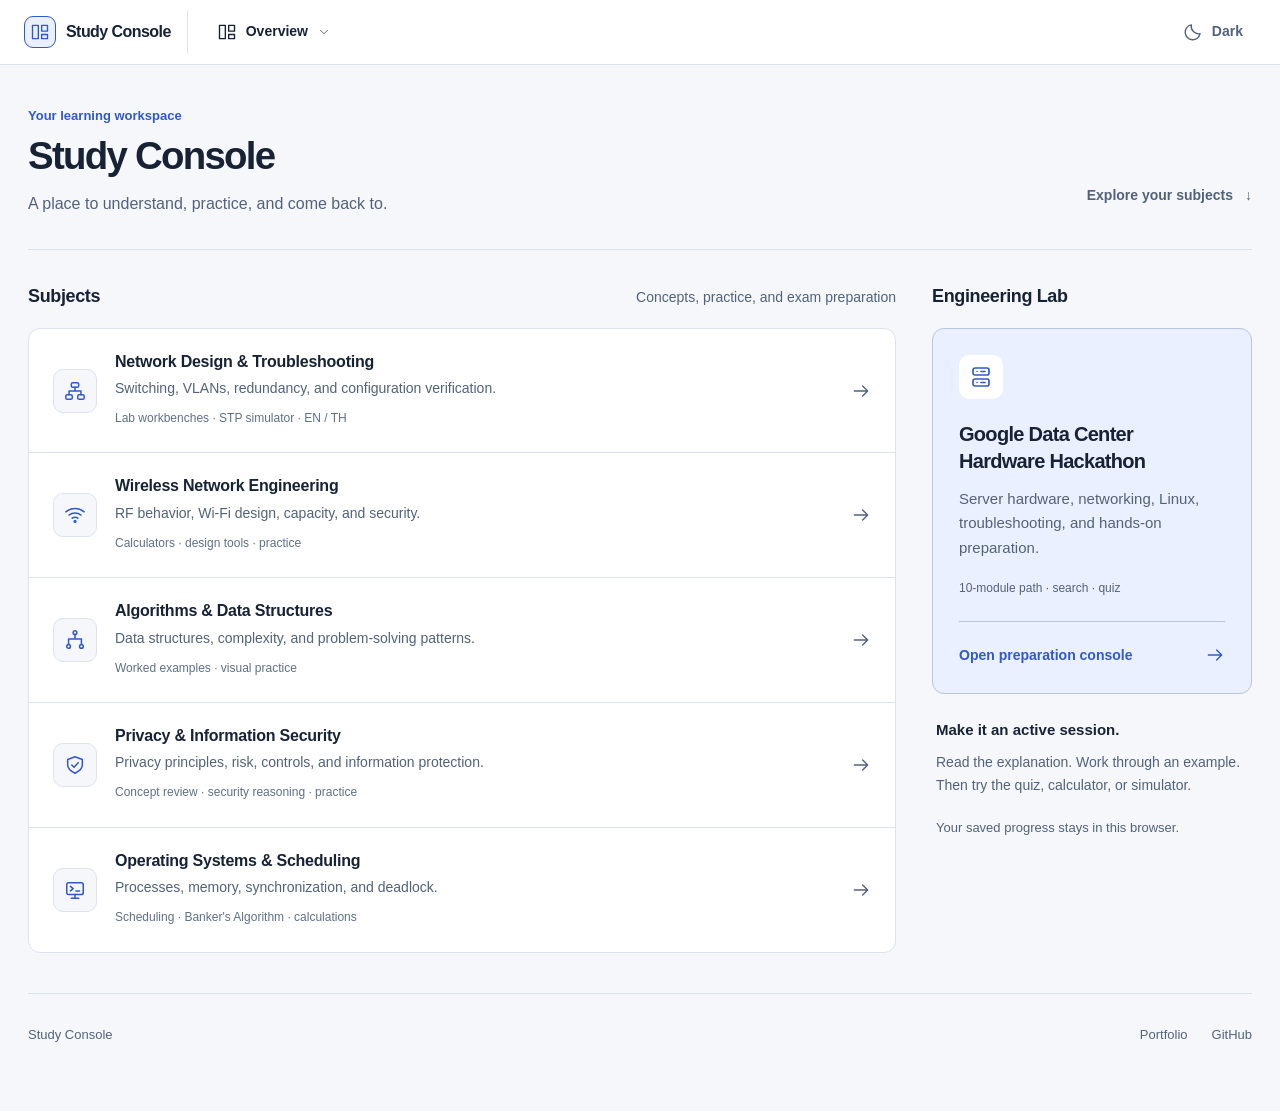
<file: index.v2.html>
<!doctype html>
<html lang="en">
<head>
  <meta charset="utf-8">
  <meta name="viewport" content="width=device-width,initial-scale=1">
  <title>Study Console</title>
  <meta name="description" content="Study Console is a learning workspace for networking, algorithms, privacy, operating systems, and data center preparation.">
  <meta name="theme-color" content="#f5f7fb">
  <script src="./shared/v2/theme-init.js"></script>
  <link rel="stylesheet" href="./shared/v2/study-system.css?v=20260911-width1">
  <link rel="stylesheet" href="./home.v2.css">
</head>
<body data-console-id="home" data-console-name="Study Console">
  <main class="sc-page home-workspace" id="main">
    <header class="home-heading">
      <div><p class="sc-eyebrow">Your learning workspace</p><h1 class="sc-page-title">Study Console</h1><p class="sc-lede">A place to understand, practice, and come back to.</p></div>
      <a class="home-jump" href="#subjects">Explore your subjects <span aria-hidden="true">↓</span></a>
    </header>
    <section class="home-continue" data-continue-learning hidden aria-labelledby="continue-title">
      <div class="home-continue-mark" data-continue-icon aria-hidden="true"></div>
      <div class="home-continue-copy"><h2 id="continue-title">Continue learning</h2><p data-continue-name></p></div>
      <a class="sc-button sc-button-primary" data-continue-link href="#subjects">Pick up where you left off <span data-sc-icon="arrow"></span></a>
    </section>
    <div class="home-layout">
      <section class="home-subjects" id="subjects" aria-labelledby="subjects-title">
        <div class="sc-section-head"><h2 id="subjects-title">Subjects</h2><p>Concepts, practice, and exam preparation</p></div>
        <div class="home-subject-list">
          <a class="home-subject" data-console-launch data-console-id="netdes" data-console-name="Network Design & Troubleshooting" href="https://zann208.github.io/netdes/">
            <span class="home-subject-icon" data-sc-icon="network" aria-hidden="true"></span>
            <div class="home-subject-copy"><h3>Network Design &amp; Troubleshooting</h3><p>Switching, VLANs, redundancy, and configuration verification.</p><span>Lab workbenches · STP simulator · EN / TH</span></div><span class="home-subject-open" data-sc-icon="arrow" aria-hidden="true"></span>
          </a>
          <a class="home-subject" data-console-launch data-console-id="wnet" data-console-name="Wireless Network Engineering" href="https://zann208.github.io/wnet/">
            <span class="home-subject-icon" data-sc-icon="wireless" aria-hidden="true"></span>
            <div class="home-subject-copy"><h3>Wireless Network Engineering</h3><p>RF behavior, Wi-Fi design, capacity, and security.</p><span>Calculators · design tools · practice</span></div><span class="home-subject-open" data-sc-icon="arrow" aria-hidden="true"></span>
          </a>
          <a class="home-subject" data-console-launch data-console-id="algo" data-console-name="Algorithms & Data Structures" href="https://zann208.github.io/algo/">
            <span class="home-subject-icon" data-sc-icon="algorithm" aria-hidden="true"></span>
            <div class="home-subject-copy"><h3>Algorithms &amp; Data Structures</h3><p>Data structures, complexity, and problem-solving patterns.</p><span>Worked examples · visual practice</span></div><span class="home-subject-open" data-sc-icon="arrow" aria-hidden="true"></span>
          </a>
          <a class="home-subject" data-console-launch data-console-id="privacy" data-console-name="Privacy & Information Security" href="https://zann208.github.io/privacy/">
            <span class="home-subject-icon" data-sc-icon="shield" aria-hidden="true"></span>
            <div class="home-subject-copy"><h3>Privacy &amp; Information Security</h3><p>Privacy principles, risk, controls, and information protection.</p><span>Concept review · security reasoning · practice</span></div><span class="home-subject-open" data-sc-icon="arrow" aria-hidden="true"></span>
          </a>
          <a class="home-subject" data-console-launch data-console-id="os" data-console-name="Operating Systems & Scheduling" href="https://zann208.github.io/os/">
            <span class="home-subject-icon" data-sc-icon="system" aria-hidden="true"></span>
            <div class="home-subject-copy"><h3>Operating Systems &amp; Scheduling</h3><p>Processes, memory, synchronization, and deadlock.</p><span>Scheduling · Banker's Algorithm · calculations</span></div><span class="home-subject-open" data-sc-icon="arrow" aria-hidden="true"></span>
          </a>
        </div>
      </section>
      <aside class="home-aside" aria-label="Engineering Lab and study guidance">
        <section id="engineering-lab" aria-labelledby="engineering-title">
          <div class="sc-section-head"><h2 id="engineering-title">Engineering Lab</h2></div>
          <a class="home-engineering" data-console-launch data-console-id="gdc" data-console-name="Google Data Center Hardware Hackathon" href="./google-dc-hackathon/">
            <span class="home-engineering-icon" data-sc-icon="server" aria-hidden="true"></span>
            <h3>Google Data Center<br>Hardware Hackathon</h3>
            <p>Server hardware, networking, Linux, troubleshooting, and hands-on preparation.</p>
            <div class="home-engineering-meta">10-module path · search · quiz</div>
            <span class="home-engineering-action">Open preparation console <span data-sc-icon="arrow" aria-hidden="true"></span></span>
          </a>
        </section>
        <section class="home-study-note" aria-labelledby="study-note-title">
          <h2 id="study-note-title">Make it an active session.</h2>
          <p>Read the explanation. Work through an example. Then try the quiz, calculator, or simulator.</p>
          <p class="home-local-note">Your saved progress stays in this browser.</p>
        </section>
      </aside>
    </div>
    <footer class="home-footer"><span>Study Console</span><div><a href="https://zann208.github.io/">Portfolio</a><a href="https://github.com/Zann208">GitHub</a></div></footer>
  </main>
  <script src="./shared/v2/study-system.js?v=20260910-layout2"></script>
</body>
</html>
</file>
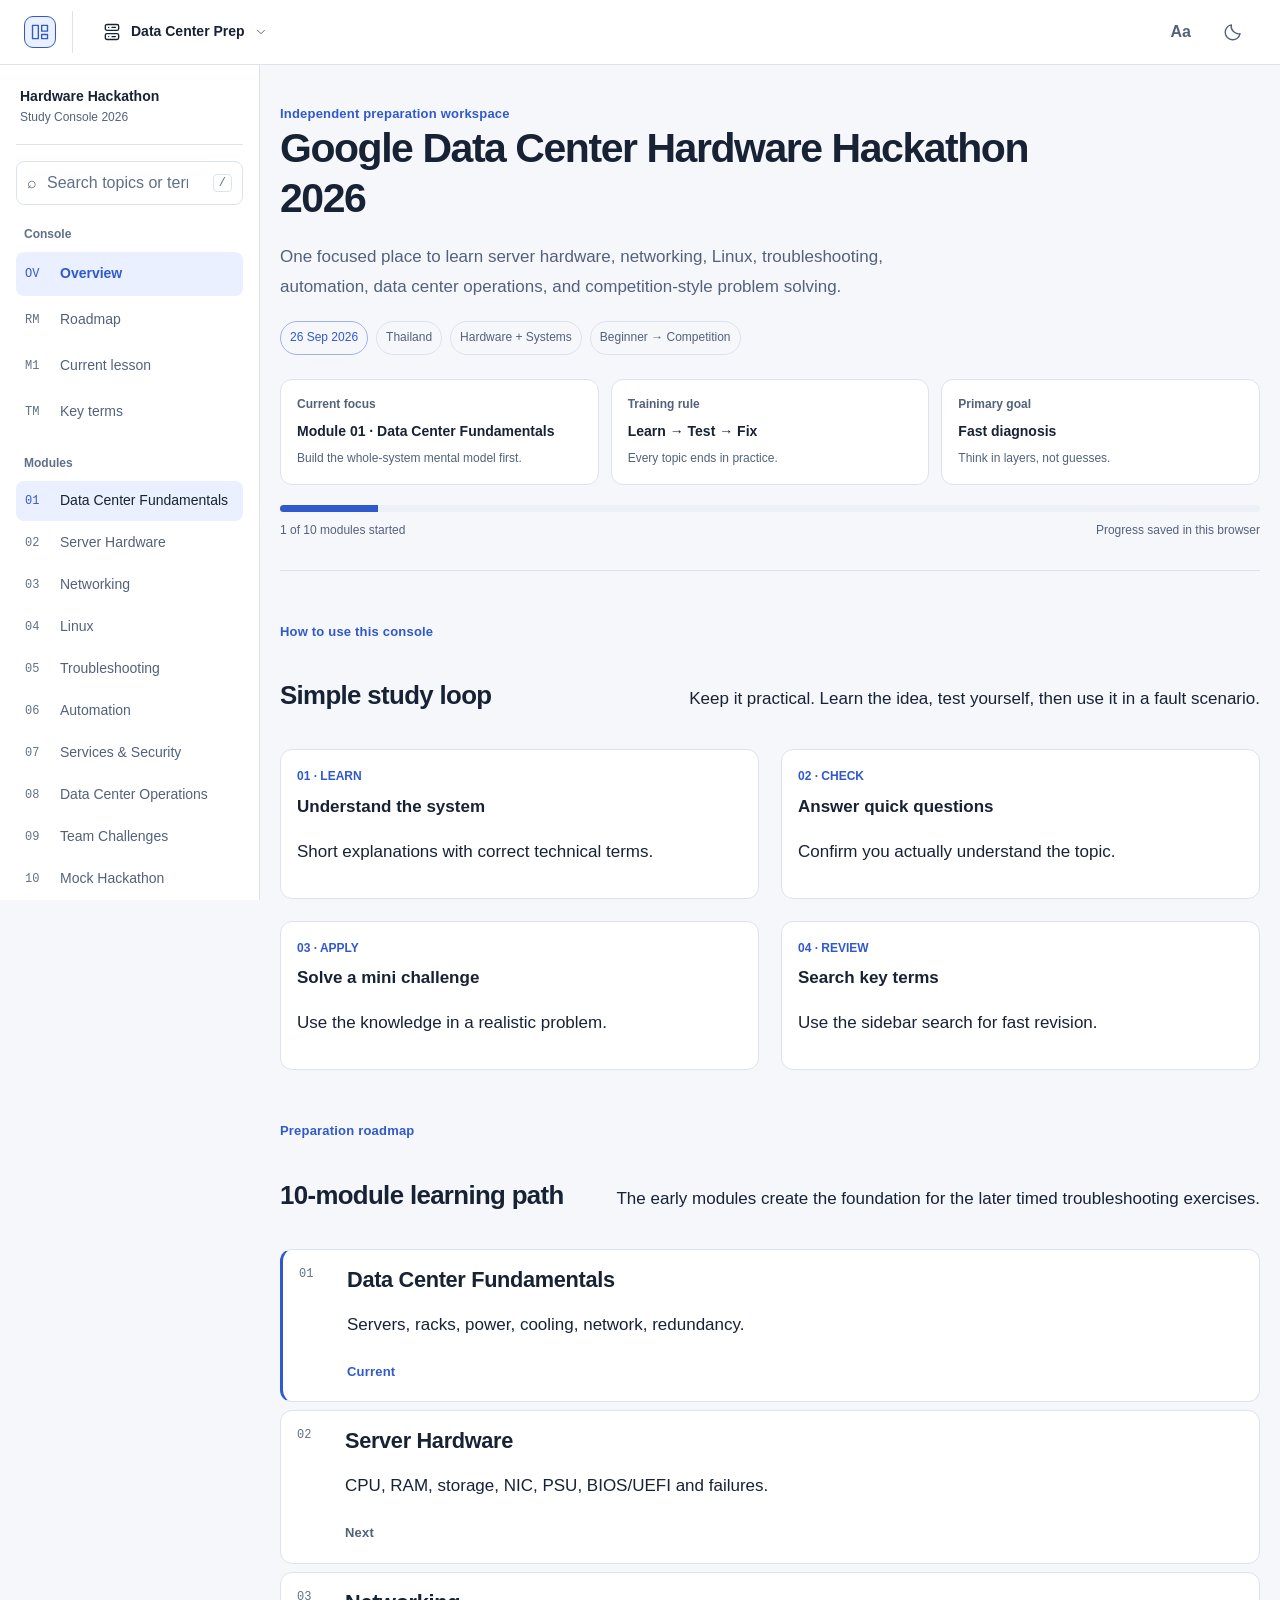
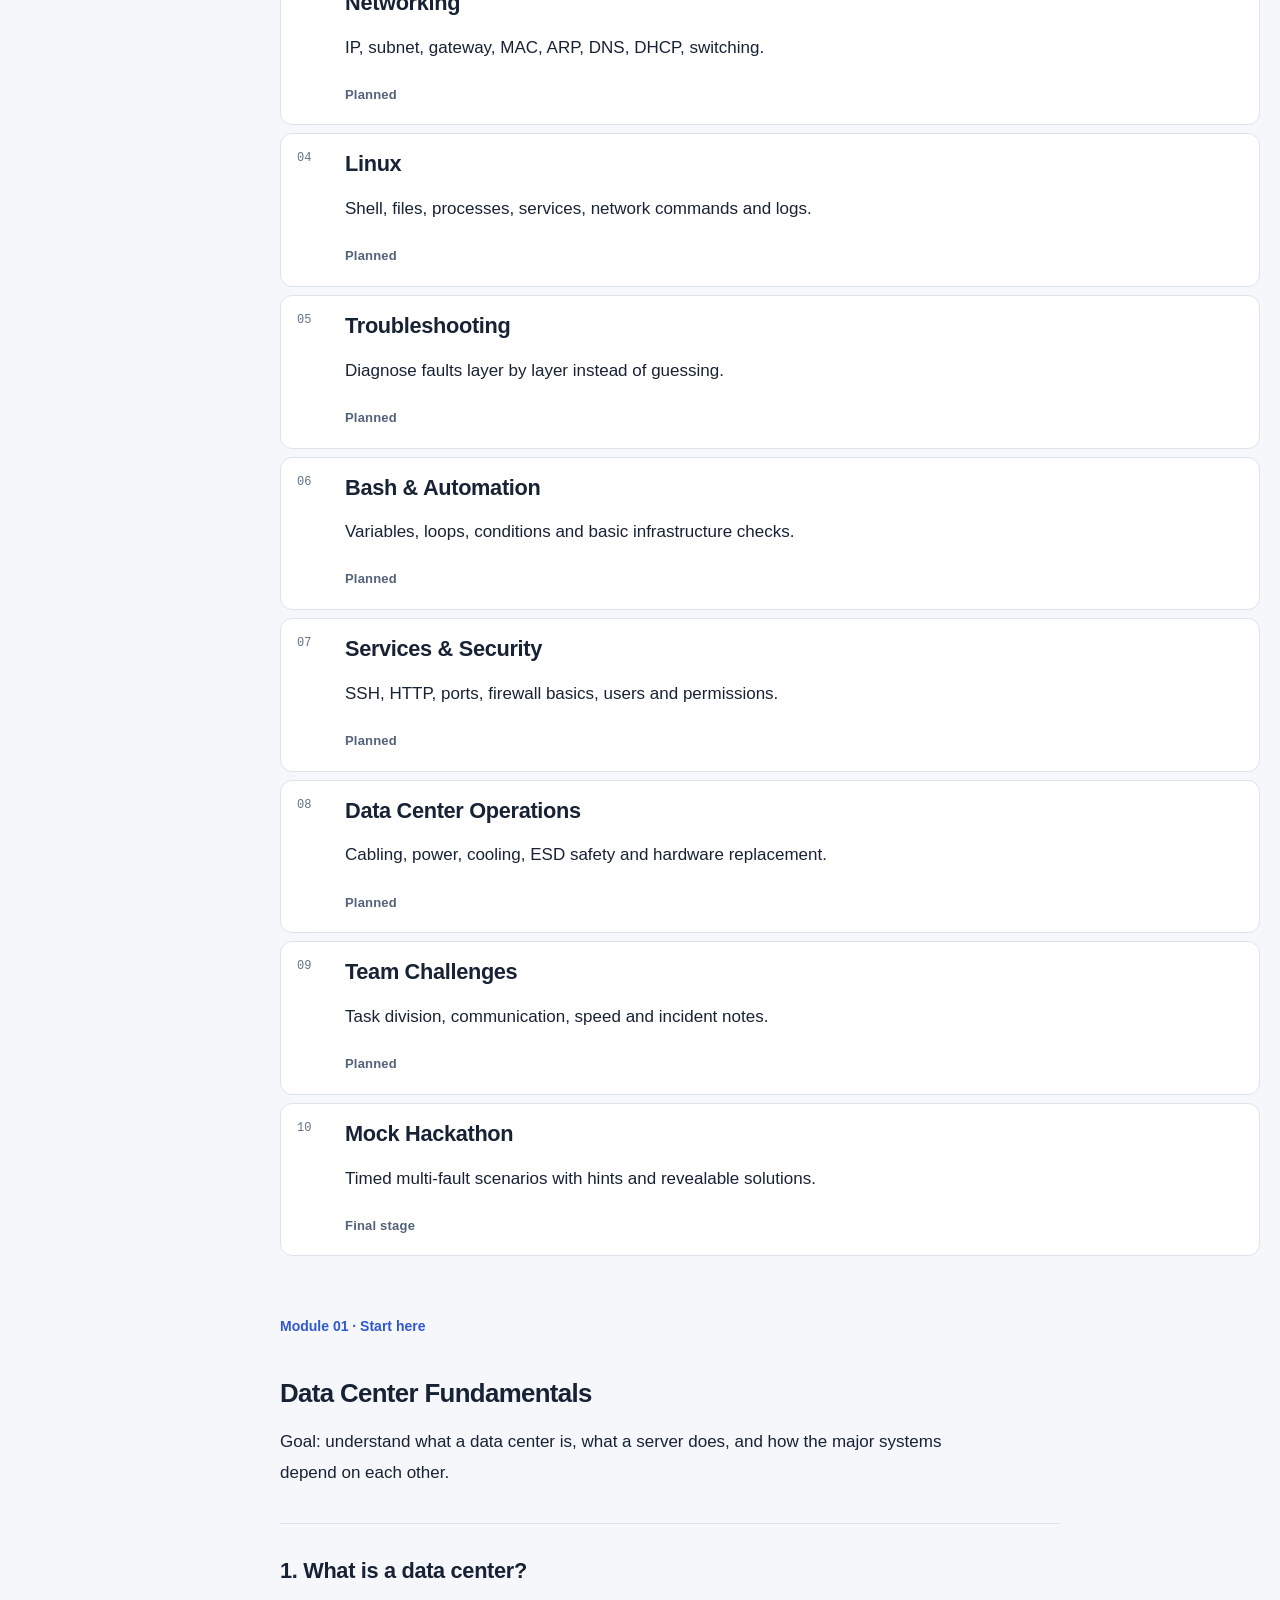
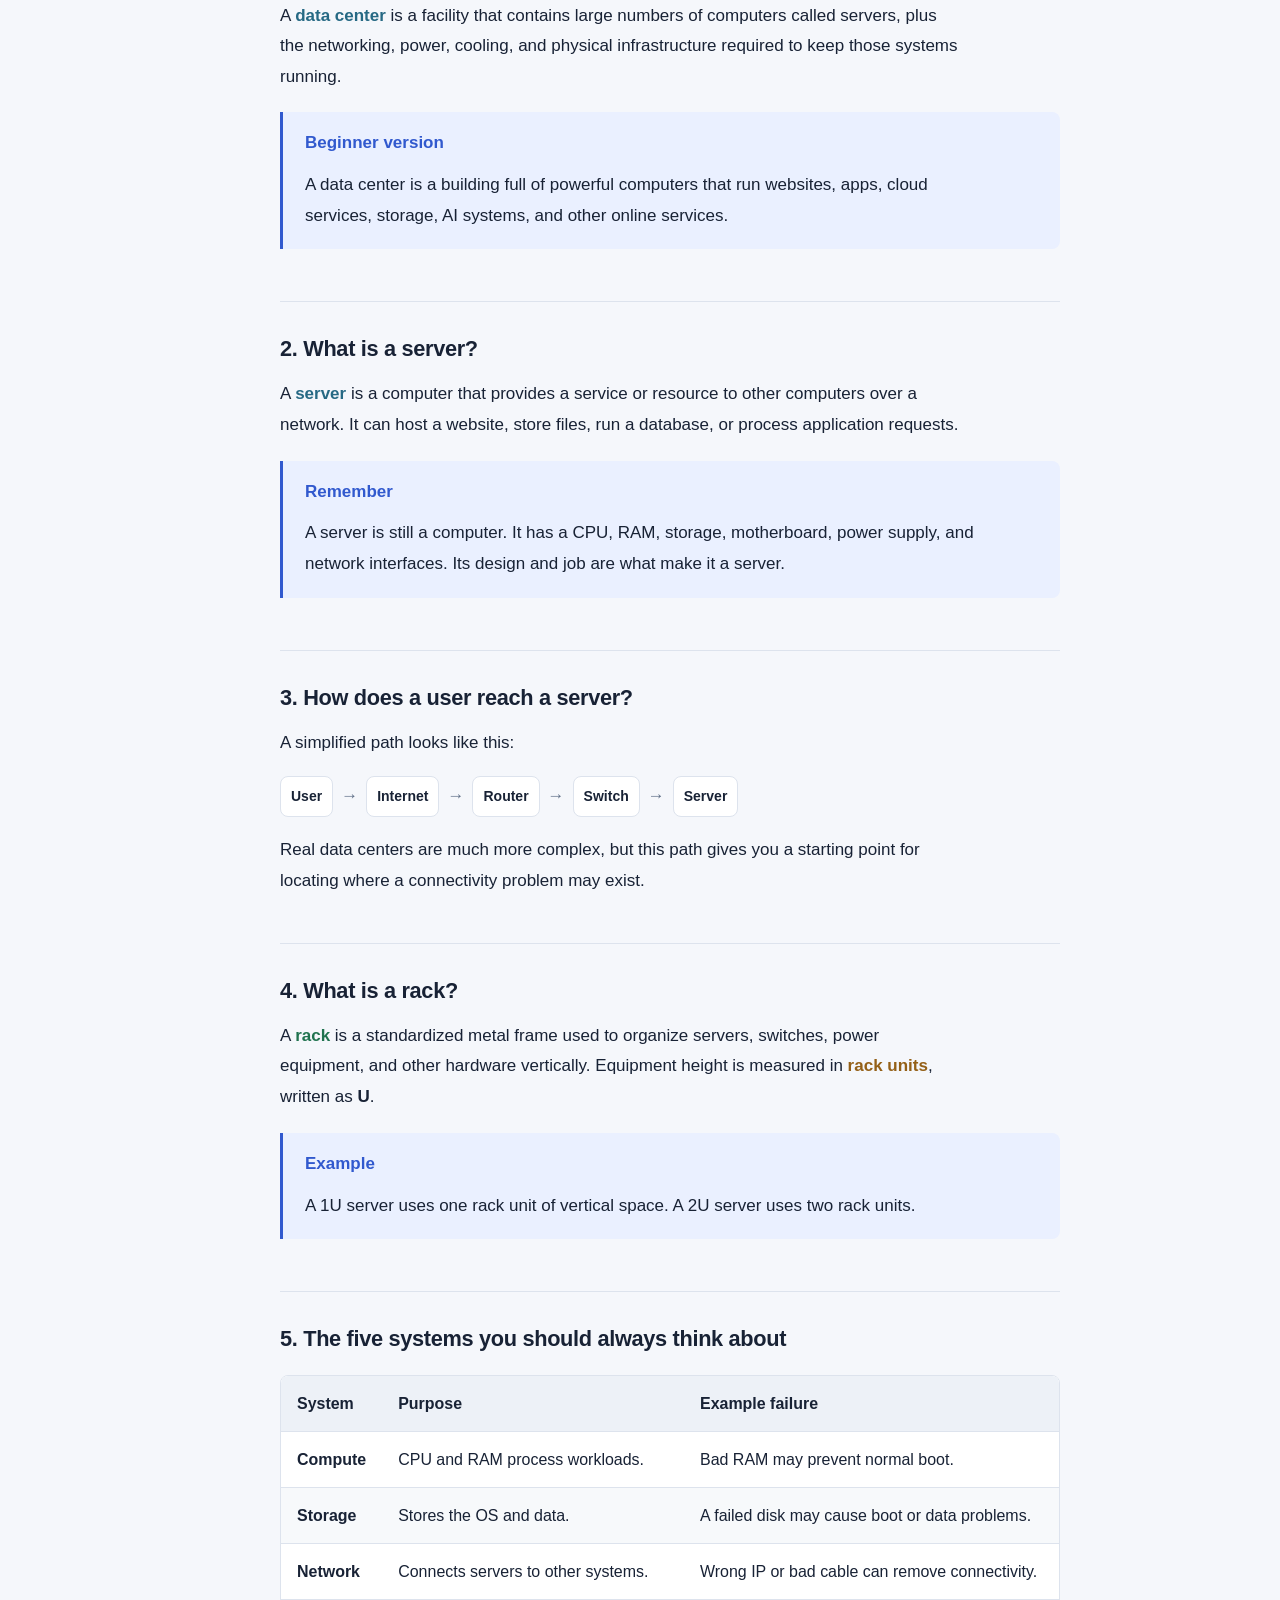
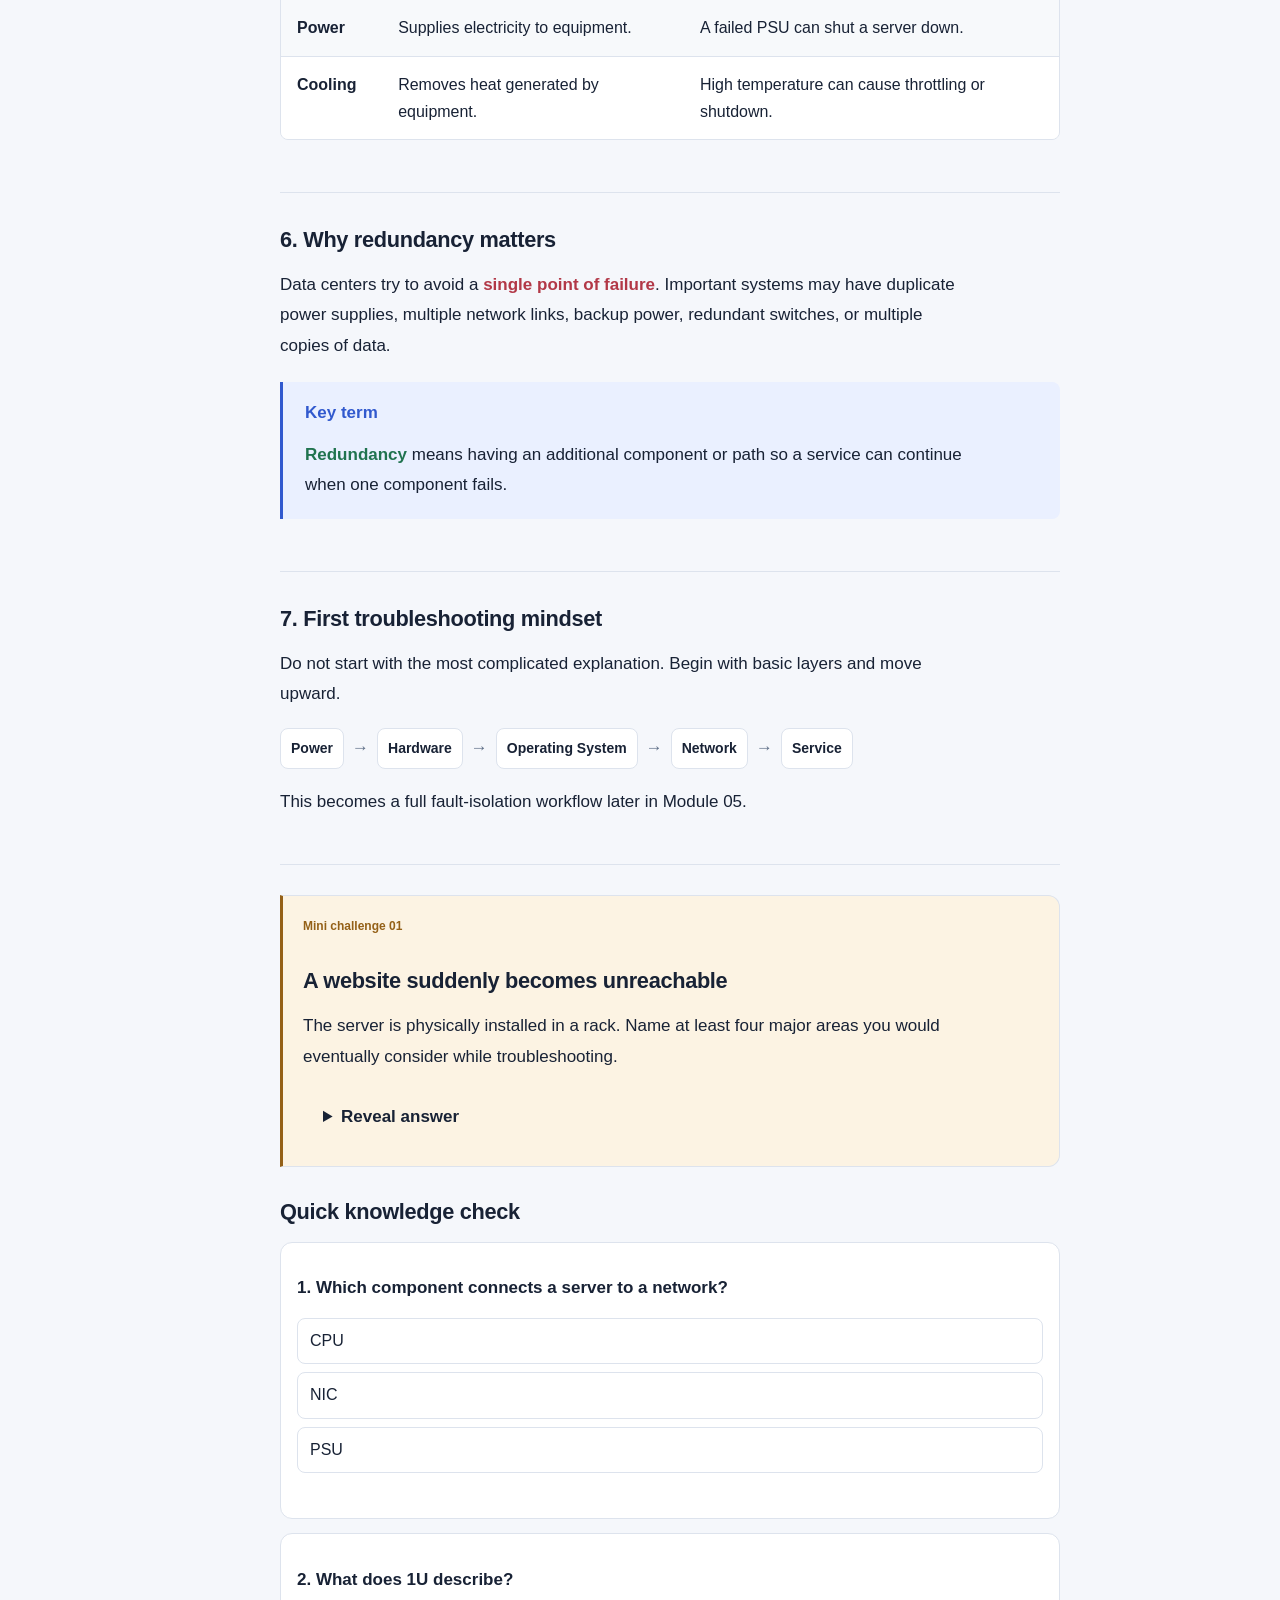
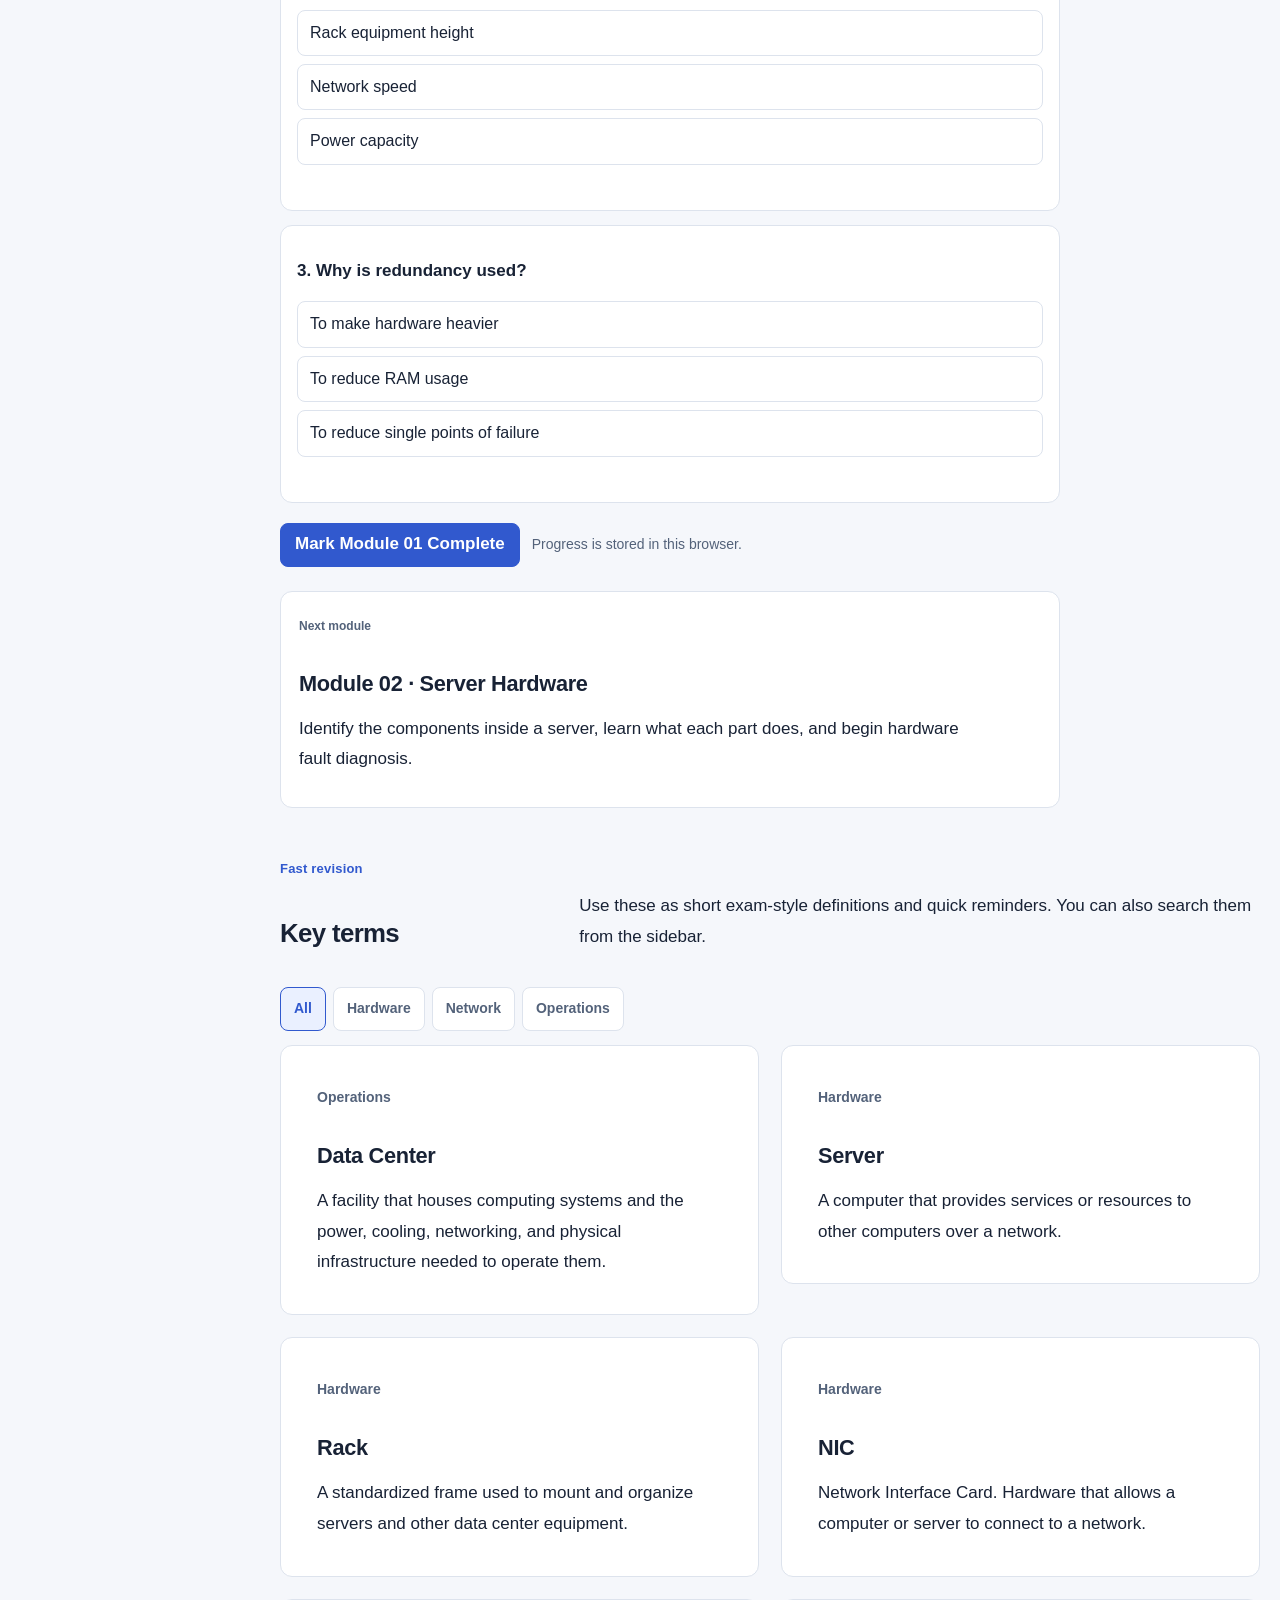
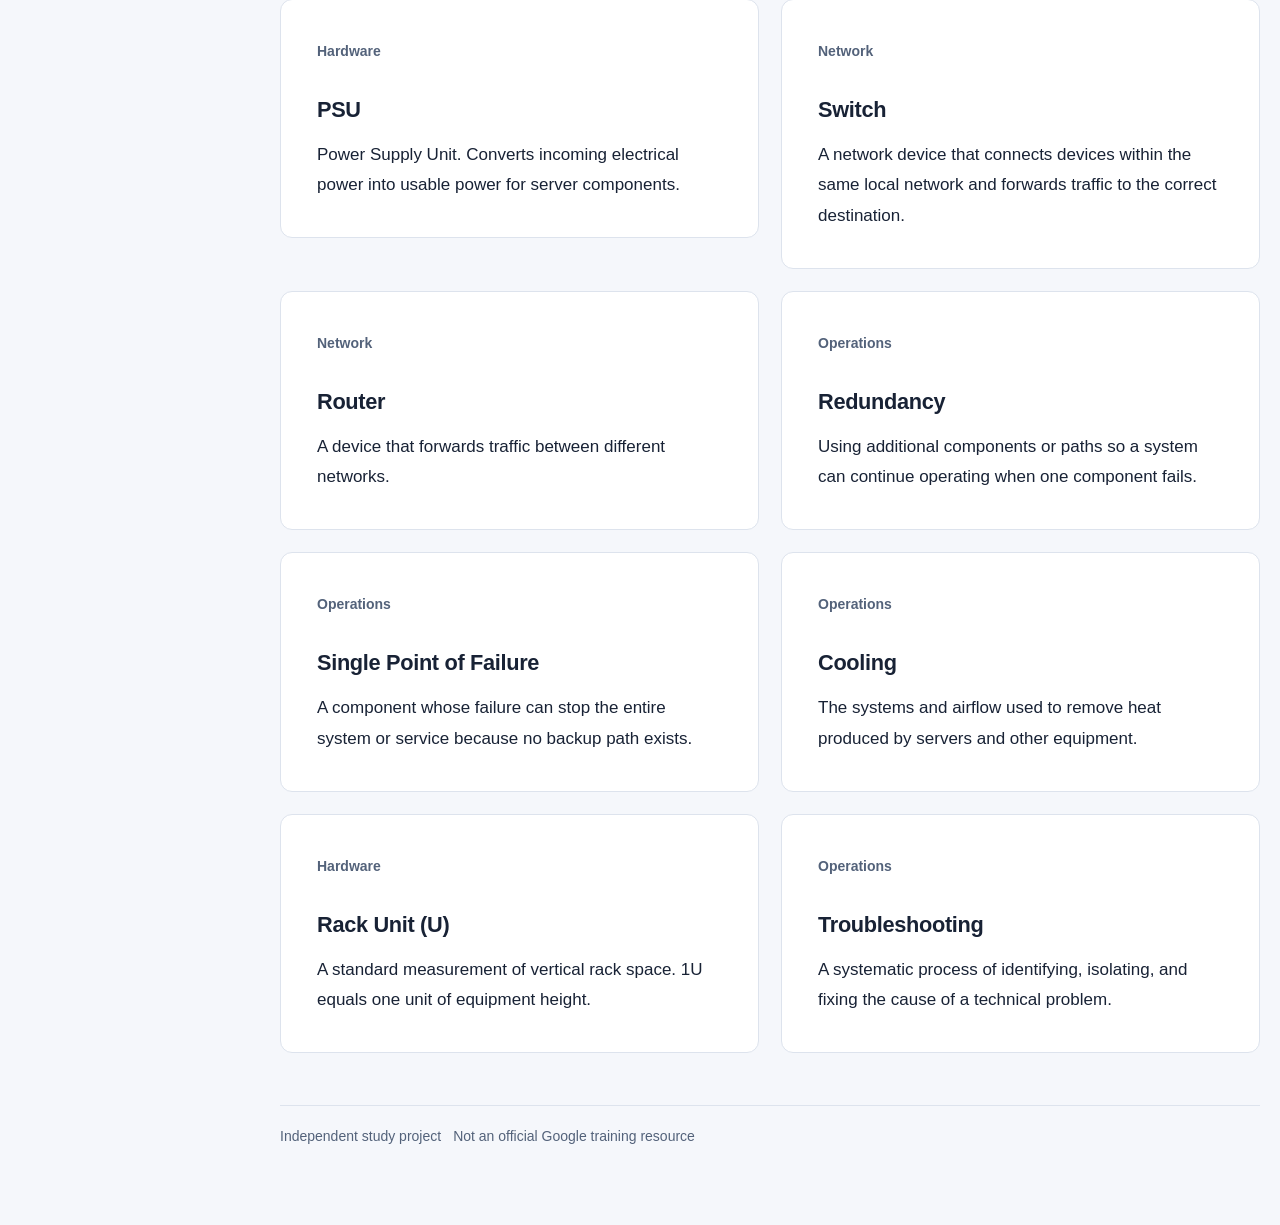
<file: google-dc-hackathon/index.v2.html>
<!DOCTYPE html>
<html lang="en">
<head>
<meta charset="UTF-8">
<meta name="viewport" content="width=device-width, initial-scale=1.0">
<title>Google Data Center Hardware Hackathon 2026 — Study Console</title>
<meta name="description" content="Independent preparation console for the Google Thailand Data Center Hardware Hackathon 2026: data center fundamentals, server hardware, networking, Linux, troubleshooting, automation, and mock challenges.">
<meta name="theme-color" content="#08111f">
<script src="../shared/v2/theme-init.js"></script>
<link rel="stylesheet" href="../shared/v2/study-system.css?v=20260911-width1">
<link rel="stylesheet" href="./gdc.v2.css">
<link rel="stylesheet" href="../shared/v2/reading.css?v=20260910-layout2">
</head>
<body data-console-id="gdc" data-console-name="Google Data Center Hardware Hackathon">
<div class="app">
  <div class="overlay" id="overlay"></div>

  <aside class="sidebar" id="sidebar">
    <div class="brand">
      <div class="brand-copy"><b>Hardware Hackathon</b><span>Study Console 2026</span></div>
    </div>

    <div class="search-wrap">
      <div class="search-box"><span class="search-icon">⌕</span><input id="siteSearch" type="search" autocomplete="off" placeholder="Search topics or terms"><span class="keycap">/</span></div>
      <div class="search-results" id="searchResults"></div>
    </div>

    <div class="nav-label">Console</div>
    <nav class="nav" id="mainNav">
      <a href="#overview" class="active"><span class="nav-code">OV</span>Overview</a>
      <a href="#roadmap"><span class="nav-code">RM</span>Roadmap</a>
      <a href="#module1"><span class="nav-code">M1</span>Current lesson</a>
      <a href="#terms"><span class="nav-code">TM</span>Key terms</a>
    </nav>

    <div class="nav-label">Modules</div>
    <div class="side-modules">
      <a class="side-module current" href="#module1"><span class="n">01</span>Data Center Fundamentals</a>
      <div class="side-module"><span class="n">02</span>Server Hardware</div>
      <div class="side-module"><span class="n">03</span>Networking</div>
      <div class="side-module"><span class="n">04</span>Linux</div>
      <div class="side-module"><span class="n">05</span>Troubleshooting</div>
      <div class="side-module"><span class="n">06</span>Automation</div>
      <div class="side-module"><span class="n">07</span>Services & Security</div>
      <div class="side-module"><span class="n">08</span>Data Center Operations</div>
      <div class="side-module"><span class="n">09</span>Team Challenges</div>
      <div class="side-module"><span class="n">10</span>Mock Hackathon</div>
    </div>

    <div class="side-bottom">
      <div class="countdown"><div class="lab">Hackathon countdown</div><strong id="daysLeft">-- days</strong><span>26 September 2026</span></div>
      <a class="side-back" href="../">← Study Console</a>
    </div>
  </aside>

  <main class="main">
    <div class="mobile-bar"><button class="menu-btn" id="menuBtn" type="button" aria-label="Open course navigation" aria-expanded="false">Lessons</button><span class="mobile-title">GDC Hackathon Console</span><span></span></div>
    <div class="main-inner">

      <header class="hero" id="overview">
        <div class="eyebrow">Independent preparation workspace</div>
        <h1>Google Data Center Hardware Hackathon 2026</h1>
        <p class="lede">One focused place to learn server hardware, networking, Linux, troubleshooting, automation, data center operations, and competition-style problem solving.</p>
        <div class="meta"><span class="chip date">26 Sep 2026</span><span class="chip">Thailand</span><span class="chip">Hardware + Systems</span><span class="chip">Beginner → Competition</span></div>

        <div class="hero-stats">
          <div class="stat"><b>Current focus</b><strong>Module 01 · Data Center Fundamentals</strong><span>Build the whole-system mental model first.</span></div>
          <div class="stat"><b>Training rule</b><strong>Learn → Test → Fix</strong><span>Every topic ends in practice.</span></div>
          <div class="stat"><b>Primary goal</b><strong>Fast diagnosis</strong><span>Think in layers, not guesses.</span></div>
        </div>
        <div class="progress-shell"><div class="progress-bar" id="progressBar"></div></div>
        <div class="progress-row"><span id="progressText">1 of 10 modules started</span><span>Progress saved in this browser</span></div>
      </header>

      <section class="section">
        <div class="section-head"><div><div class="kicker">How to use this console</div><h2>Simple study loop</h2></div><p class="section-intro">Keep it practical. Learn the idea, test yourself, then use it in a fault scenario.</p></div>
        <div class="quick-grid">
          <div class="quick"><span class="qno">01 · LEARN</span><b>Understand the system</b><p>Short explanations with correct technical terms.</p></div>
          <div class="quick"><span class="qno">02 · CHECK</span><b>Answer quick questions</b><p>Confirm you actually understand the topic.</p></div>
          <div class="quick"><span class="qno">03 · APPLY</span><b>Solve a mini challenge</b><p>Use the knowledge in a realistic problem.</p></div>
          <div class="quick"><span class="qno">04 · REVIEW</span><b>Search key terms</b><p>Use the sidebar search for fast revision.</p></div>
        </div>
      </section>

      <section class="section" id="roadmap">
        <div class="section-head"><div><div class="kicker">Preparation roadmap</div><h2>10-module learning path</h2></div><p class="section-intro">The early modules create the foundation for the later timed troubleshooting exercises.</p></div>
        <div class="path">
          <a class="module current" href="#module1"><span class="num">01</span><span><h3>Data Center Fundamentals</h3><p>Servers, racks, power, cooling, network, redundancy.</p><span class="badge">Current</span></span></a>
          <div class="module"><span class="num">02</span><span><h3>Server Hardware</h3><p>CPU, RAM, storage, NIC, PSU, BIOS/UEFI and failures.</p><span class="badge">Next</span></span></div>
          <div class="module"><span class="num">03</span><span><h3>Networking</h3><p>IP, subnet, gateway, MAC, ARP, DNS, DHCP, switching.</p><span class="badge">Planned</span></span></div>
          <div class="module"><span class="num">04</span><span><h3>Linux</h3><p>Shell, files, processes, services, network commands and logs.</p><span class="badge">Planned</span></span></div>
          <div class="module"><span class="num">05</span><span><h3>Troubleshooting</h3><p>Diagnose faults layer by layer instead of guessing.</p><span class="badge">Planned</span></span></div>
          <div class="module"><span class="num">06</span><span><h3>Bash & Automation</h3><p>Variables, loops, conditions and basic infrastructure checks.</p><span class="badge">Planned</span></span></div>
          <div class="module"><span class="num">07</span><span><h3>Services & Security</h3><p>SSH, HTTP, ports, firewall basics, users and permissions.</p><span class="badge">Planned</span></span></div>
          <div class="module"><span class="num">08</span><span><h3>Data Center Operations</h3><p>Cabling, power, cooling, ESD safety and hardware replacement.</p><span class="badge">Planned</span></span></div>
          <div class="module"><span class="num">09</span><span><h3>Team Challenges</h3><p>Task division, communication, speed and incident notes.</p><span class="badge">Planned</span></span></div>
          <div class="module"><span class="num">10</span><span><h3>Mock Hackathon</h3><p>Timed multi-fault scenarios with hints and revealable solutions.</p><span class="badge">Final stage</span></span></div>
        </div>
      </section>

      <section class="section lesson" id="module1">
        <div class="lesson-top"><div class="label">Module 01 · Start here</div><h2>Data Center Fundamentals</h2><p>Goal: understand what a data center is, what a server does, and how the major systems depend on each other.</p></div>
        <div class="lesson-body">

          <div class="lesson-block" id="what-is-dc">
            <h3>1. What is a data center?</h3>
            <p>A <span class="term-blue">data center</span> is a facility that contains large numbers of computers called servers, plus the networking, power, cooling, and physical infrastructure required to keep those systems running.</p>
            <div class="definition"><b>Beginner version</b><p>A data center is a building full of powerful computers that run websites, apps, cloud services, storage, AI systems, and other online services.</p></div>
          </div>

          <div class="lesson-block" id="server">
            <h3>2. What is a server?</h3>
            <p>A <span class="term-blue">server</span> is a computer that provides a service or resource to other computers over a network. It can host a website, store files, run a database, or process application requests.</p>
            <div class="definition"><b>Remember</b><p>A server is still a computer. It has a CPU, RAM, storage, motherboard, power supply, and network interfaces. Its design and job are what make it a server.</p></div>
          </div>

          <div class="lesson-block" id="network-path">
            <h3>3. How does a user reach a server?</h3>
            <p>A simplified path looks like this:</p>
            <div class="flow"><span class="node">User</span><span class="arrow">→</span><span class="node">Internet</span><span class="arrow">→</span><span class="node">Router</span><span class="arrow">→</span><span class="node">Switch</span><span class="arrow">→</span><span class="node">Server</span></div>
            <p>Real data centers are much more complex, but this path gives you a starting point for locating where a connectivity problem may exist.</p>
          </div>

          <div class="lesson-block" id="rack">
            <h3>4. What is a rack?</h3>
            <p>A <span class="term-green">rack</span> is a standardized metal frame used to organize servers, switches, power equipment, and other hardware vertically. Equipment height is measured in <span class="term-yellow">rack units</span>, written as <strong>U</strong>.</p>
            <div class="definition"><b>Example</b><p>A 1U server uses one rack unit of vertical space. A 2U server uses two rack units.</p></div>
          </div>

          <div class="lesson-block" id="five-systems">
            <h3>5. The five systems you should always think about</h3>
            <div class="table-wrap"><table><thead><tr><th>System</th><th>Purpose</th><th>Example failure</th></tr></thead><tbody>
              <tr><td>Compute</td><td>CPU and RAM process workloads.</td><td>Bad RAM may prevent normal boot.</td></tr>
              <tr><td>Storage</td><td>Stores the OS and data.</td><td>A failed disk may cause boot or data problems.</td></tr>
              <tr><td>Network</td><td>Connects servers to other systems.</td><td>Wrong IP or bad cable can remove connectivity.</td></tr>
              <tr><td>Power</td><td>Supplies electricity to equipment.</td><td>A failed PSU can shut a server down.</td></tr>
              <tr><td>Cooling</td><td>Removes heat generated by equipment.</td><td>High temperature can cause throttling or shutdown.</td></tr>
            </tbody></table></div>
          </div>

          <div class="lesson-block" id="redundancy">
            <h3>6. Why redundancy matters</h3>
            <p>Data centers try to avoid a <span class="term-red">single point of failure</span>. Important systems may have duplicate power supplies, multiple network links, backup power, redundant switches, or multiple copies of data.</p>
            <div class="definition"><b>Key term</b><p><span class="term-green">Redundancy</span> means having an additional component or path so a service can continue when one component fails.</p></div>
          </div>

          <div class="lesson-block" id="troubleshooting-mindset">
            <h3>7. First troubleshooting mindset</h3>
            <p>Do not start with the most complicated explanation. Begin with basic layers and move upward.</p>
            <div class="flow"><span class="node">Power</span><span class="arrow">→</span><span class="node">Hardware</span><span class="arrow">→</span><span class="node">Operating System</span><span class="arrow">→</span><span class="node">Network</span><span class="arrow">→</span><span class="node">Service</span></div>
            <p>This becomes a full fault-isolation workflow later in Module 05.</p>
          </div>

          <div class="challenge" id="challenge1">
            <div class="c-label">Mini challenge 01</div>
            <h3>A website suddenly becomes unreachable</h3>
            <p>The server is physically installed in a rack. Name at least four major areas you would eventually consider while troubleshooting.</p>
            <details><summary>Reveal answer</summary><p>Power, server hardware, operating system, network connection/configuration, and the web service/application are all valid areas. The goal is to isolate the failure systematically instead of guessing one cause.</p></details>
          </div>

          <h3 id="quiz1">Quick knowledge check</h3>
          <div class="quiz">
            <div class="q" data-explanation="A NIC (Network Interface Card) provides the server's network connection."><p>1. Which component connects a server to a network?</p><div class="opts"><button class="opt" data-correct="false">CPU</button><button class="opt" data-correct="true">NIC</button><button class="opt" data-correct="false">PSU</button></div><div class="feedback"></div></div>
            <div class="q" data-explanation="1U is a standard measurement of vertical rack equipment height."><p>2. What does 1U describe?</p><div class="opts"><button class="opt" data-correct="true">Rack equipment height</button><button class="opt" data-correct="false">Network speed</button><button class="opt" data-correct="false">Power capacity</button></div><div class="feedback"></div></div>
            <div class="q" data-explanation="Redundancy adds another component or path so one failure does not become a single point of failure."><p>3. Why is redundancy used?</p><div class="opts"><button class="opt" data-correct="false">To make hardware heavier</button><button class="opt" data-correct="false">To reduce RAM usage</button><button class="opt" data-correct="true">To reduce single points of failure</button></div><div class="feedback"></div></div>
          </div>

          <div class="complete"><button id="completeBtn">Mark Module 01 Complete</button><span id="completeState">Progress is stored in this browser.</span></div>
          <div class="next"><b>Next module</b><h3>Module 02 · Server Hardware</h3><p>Identify the components inside a server, learn what each part does, and begin hardware fault diagnosis.</p></div>
        </div>
      </section>

      <section class="section" id="terms">
        <div class="section-head"><div><div class="kicker">Fast revision</div><h2>Key terms</h2></div><p class="section-intro">Use these as short exam-style definitions and quick reminders. You can also search them from the sidebar.</p></div>
        <div class="glossary-tools" id="glossaryFilters">
          <button class="filter active" data-filter="all">All</button>
          <button class="filter" data-filter="hardware">Hardware</button>
          <button class="filter" data-filter="network">Network</button>
          <button class="filter" data-filter="operations">Operations</button>
        </div>
        <div class="terms">
          <article class="term-card" data-cat="operations" id="term-datacenter"><span class="cat">Operations</span><h3>Data Center</h3><p>A facility that houses computing systems and the power, cooling, networking, and physical infrastructure needed to operate them.</p></article>
          <article class="term-card" data-cat="hardware" id="term-server"><span class="cat">Hardware</span><h3>Server</h3><p>A computer that provides services or resources to other computers over a network.</p></article>
          <article class="term-card" data-cat="hardware" id="term-rack"><span class="cat">Hardware</span><h3>Rack</h3><p>A standardized frame used to mount and organize servers and other data center equipment.</p></article>
          <article class="term-card" data-cat="hardware" id="term-nic"><span class="cat">Hardware</span><h3>NIC</h3><p>Network Interface Card. Hardware that allows a computer or server to connect to a network.</p></article>
          <article class="term-card" data-cat="hardware" id="term-psu"><span class="cat">Hardware</span><h3>PSU</h3><p>Power Supply Unit. Converts incoming electrical power into usable power for server components.</p></article>
          <article class="term-card" data-cat="network" id="term-switch"><span class="cat">Network</span><h3>Switch</h3><p>A network device that connects devices within the same local network and forwards traffic to the correct destination.</p></article>
          <article class="term-card" data-cat="network" id="term-router"><span class="cat">Network</span><h3>Router</h3><p>A device that forwards traffic between different networks.</p></article>
          <article class="term-card" data-cat="operations" id="term-redundancy"><span class="cat">Operations</span><h3>Redundancy</h3><p>Using additional components or paths so a system can continue operating when one component fails.</p></article>
          <article class="term-card" data-cat="operations" id="term-spof"><span class="cat">Operations</span><h3>Single Point of Failure</h3><p>A component whose failure can stop the entire system or service because no backup path exists.</p></article>
          <article class="term-card" data-cat="operations" id="term-cooling"><span class="cat">Operations</span><h3>Cooling</h3><p>The systems and airflow used to remove heat produced by servers and other equipment.</p></article>
          <article class="term-card" data-cat="hardware" id="term-1u"><span class="cat">Hardware</span><h3>Rack Unit (U)</h3><p>A standard measurement of vertical rack space. 1U equals one unit of equipment height.</p></article>
          <article class="term-card" data-cat="operations" id="term-troubleshooting"><span class="cat">Operations</span><h3>Troubleshooting</h3><p>A systematic process of identifying, isolating, and fixing the cause of a technical problem.</p></article>
        </div>
      </section>

      <footer><span>Independent study project</span><span>Not an official Google training resource</span></footer>
    </div>
  </main>
</div>

<script>
const completionKey='gdc-hackathon-module1';
const progressBar=document.getElementById('progressBar');
const progressText=document.getElementById('progressText');
const completeBtn=document.getElementById('completeBtn');
const completeState=document.getElementById('completeState');

function renderProgress(){
  const done=localStorage.getItem(completionKey)==='done';
  progressBar.style.width=done?'20%':'10%';
  progressText.textContent=done?'Module 01 complete · Module 02 next':'1 of 10 modules started';
  completeBtn.textContent=done?'Module 01 Complete':'Mark Module 01 Complete';
  completeState.textContent=done?'Completed on this browser.':'Progress is stored in this browser.';
}
completeBtn.addEventListener('click',()=>{
  localStorage.setItem(completionKey,localStorage.getItem(completionKey)==='done'?'':'done');
  renderProgress();
});
renderProgress();

// Quiz feedback
for(const button of document.querySelectorAll('.opt')){
  button.addEventListener('click',()=>{
    const q=button.closest('.q');
    q.querySelectorAll('.opt').forEach(x=>x.disabled=true);
    const feedback=q.querySelector('.feedback');
    const explanation=q.dataset.explanation||'Review the section above before continuing.';
    if(button.dataset.correct==='true'){
      feedback.textContent='Correct. '+explanation;
      feedback.style.color='var(--sc-ok)';
    }else{
      feedback.textContent='Not quite. '+explanation;
      feedback.style.color='var(--sc-danger)';
    }
  });
}

// Countdown
function updateCountdown(){
  const eventDate=new Date('2026-09-26T09:00:00+07:00');
  const now=new Date();
  const days=Math.max(0,Math.ceil((eventDate-now)/86400000));
  document.getElementById('daysLeft').textContent=days===1?'1 day':days+' days';
}
updateCountdown();

// Search index
const searchIndex=[
  {title:'Data Center',desc:'Definition and purpose',href:'#what-is-dc',keys:'data center facility cloud infrastructure'},
  {title:'Server',desc:'What a server is and what it does',href:'#server',keys:'server computer service cpu ram storage'},
  {title:'Network Path',desc:'User → Internet → Router → Switch → Server',href:'#network-path',keys:'network path router switch internet connectivity'},
  {title:'Rack / Rack Unit',desc:'How data center hardware is mounted',href:'#rack',keys:'rack 1u 2u rack unit u'},
  {title:'Five Core Systems',desc:'Compute, storage, network, power, cooling',href:'#five-systems',keys:'compute storage network power cooling cpu ram disk'},
  {title:'Redundancy',desc:'Avoiding single points of failure',href:'#redundancy',keys:'redundancy backup duplicate spof single point failure'},
  {title:'Troubleshooting Mindset',desc:'Power → Hardware → OS → Network → Service',href:'#troubleshooting-mindset',keys:'troubleshooting diagnose fault isolation power hardware os network service'},
  {title:'Mini Challenge 01',desc:'Website unreachable scenario',href:'#challenge1',keys:'challenge website unreachable troubleshooting'},
  {title:'Quiz',desc:'Module 01 knowledge check',href:'#quiz1',keys:'quiz questions knowledge check'},
  {title:'NIC',desc:'Network Interface Card',href:'#term-nic',keys:'nic network interface card ethernet'},
  {title:'PSU',desc:'Power Supply Unit',href:'#term-psu',keys:'psu power supply unit electricity'},
  {title:'Switch',desc:'Connects devices in a local network',href:'#term-switch',keys:'switch network ethernet lan'},
  {title:'Router',desc:'Forwards traffic between networks',href:'#term-router',keys:'router routing network gateway'},
  {title:'Single Point of Failure',desc:'One failure can stop the service',href:'#term-spof',keys:'spof single point of failure redundancy'},
  {title:'Cooling',desc:'Removing heat from data center equipment',href:'#term-cooling',keys:'cooling heat temperature airflow'},
  {title:'Key Terms',desc:'Glossary for fast revision',href:'#terms',keys:'terms glossary definitions revision'}
];
const search=document.getElementById('siteSearch');
const results=document.getElementById('searchResults');
function renderSearch(){
  const q=search.value.trim().toLowerCase();
  if(!q){results.classList.remove('open');results.innerHTML='';return;}
  const matches=searchIndex.filter(item=>(item.title+' '+item.desc+' '+item.keys).toLowerCase().includes(q)).slice(0,7);
  results.innerHTML=matches.length?matches.map(item=>`<a class="search-result" href="${item.href}"><b>${item.title}</b><span>${item.desc}</span></a>`).join(''):'<div class="no-result">No matching topic yet.</div>';
  results.classList.add('open');
}
search.addEventListener('input',renderSearch);
results.addEventListener('click',()=>{results.classList.remove('open');search.blur();closeSidebar();});
document.addEventListener('click',e=>{if(!e.target.closest('.search-wrap'))results.classList.remove('open');});
document.addEventListener('keydown',e=>{
  if(e.key==='/' && document.activeElement!==search){e.preventDefault();search.focus();}
  if(e.key==='Escape'){search.value='';results.classList.remove('open');search.blur();}
});

// Glossary filters
for(const btn of document.querySelectorAll('.filter')){
  btn.addEventListener('click',()=>{
    document.querySelectorAll('.filter').forEach(x=>x.classList.remove('active'));
    btn.classList.add('active');
    const f=btn.dataset.filter;
    document.querySelectorAll('.term-card').forEach(card=>card.classList.toggle('hidden',f!=='all'&&card.dataset.cat!==f));
  });
}

// Active sidebar section
const navLinks=[...document.querySelectorAll('#mainNav a')];
const watched=['overview','roadmap','module1','terms'].map(id=>document.getElementById(id));
const observer=new IntersectionObserver(entries=>{
  const visible=entries.filter(e=>e.isIntersecting).sort((a,b)=>b.intersectionRatio-a.intersectionRatio)[0];
  if(!visible)return;
  navLinks.forEach(a=>a.classList.toggle('active',a.getAttribute('href')==='#'+visible.target.id));
},{rootMargin:'-18% 0px -68% 0px',threshold:[0,.15,.4]});
watched.forEach(s=>observer.observe(s));

// Mobile sidebar
const sidebar=document.getElementById('sidebar');
const overlay=document.getElementById('overlay');
const menuBtn=document.getElementById('menuBtn');
function setSidebarOpen(open){
  sidebar.classList.toggle('open',open);
  overlay.classList.toggle('open',open);
  menuBtn.setAttribute('aria-expanded',String(open));
}
function openSidebar(){setSidebarOpen(true);}
function closeSidebar(){setSidebarOpen(false);}
menuBtn.addEventListener('click',()=>setSidebarOpen(!sidebar.classList.contains('open')));
overlay.addEventListener('click',closeSidebar);
sidebar.querySelectorAll('a').forEach(a=>a.addEventListener('click',()=>{if(innerWidth<=900)closeSidebar();}));
document.addEventListener('keydown',e=>{if(e.key==='Escape')closeSidebar();});
window.addEventListener('resize',()=>{if(innerWidth>900)closeSidebar();});
</script>
<script src="../shared/v2/study-system.js?v=20260910-layout2"></script>
<script src="../shared/v2/reading.js?v=20260910-reading1" defer></script>
</body>
</html>
</file>
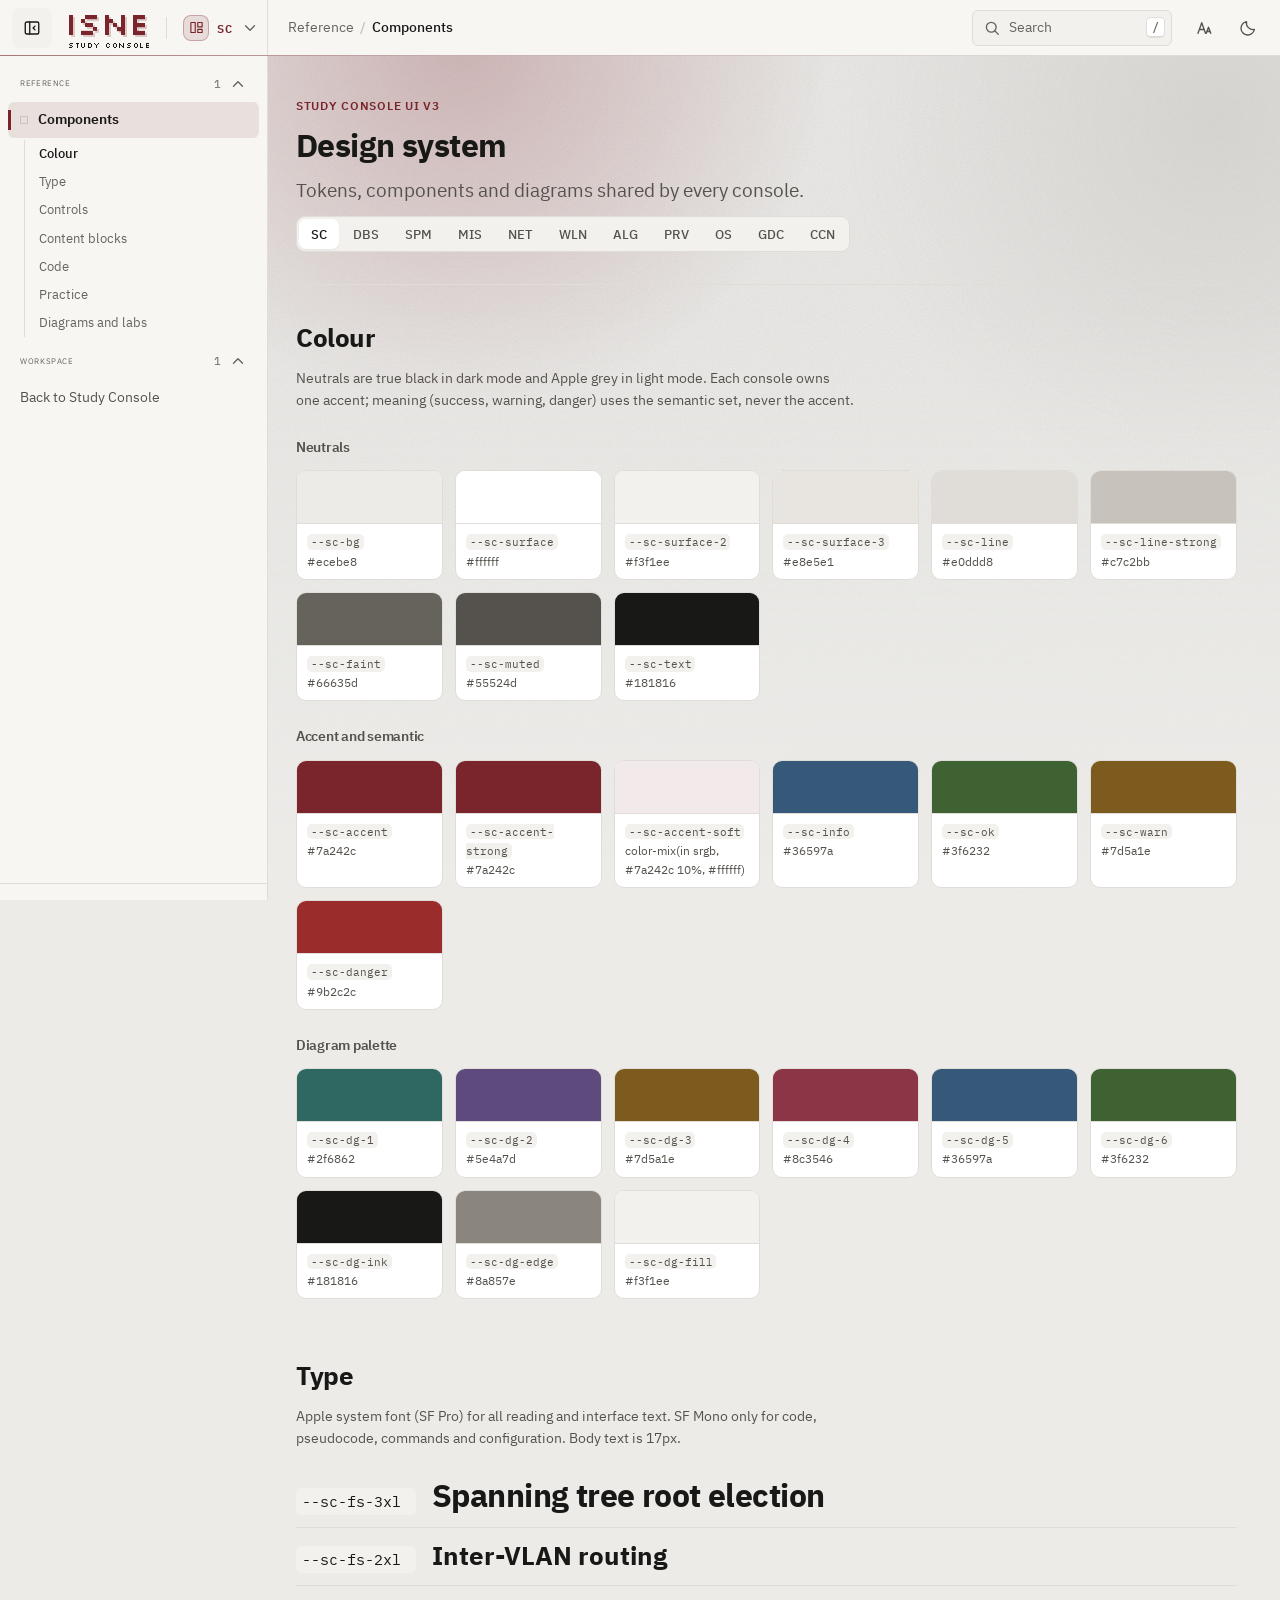
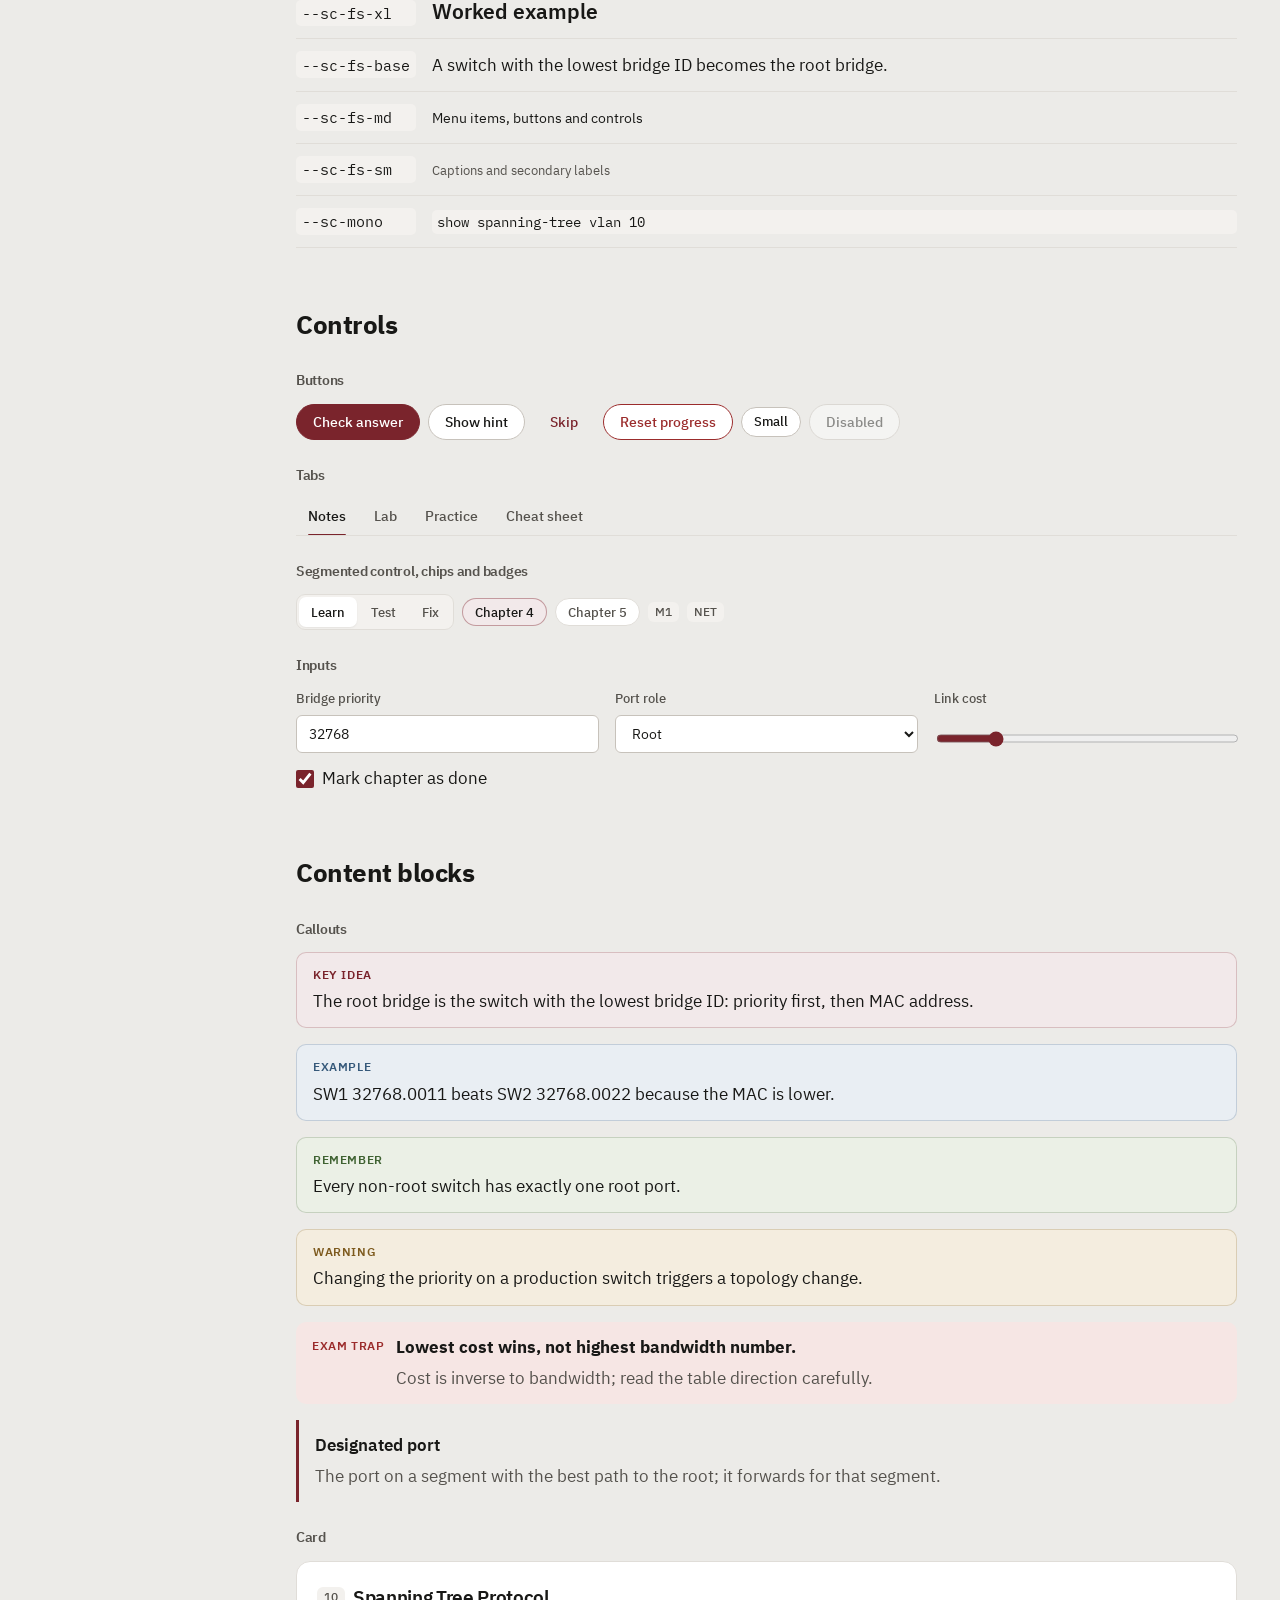
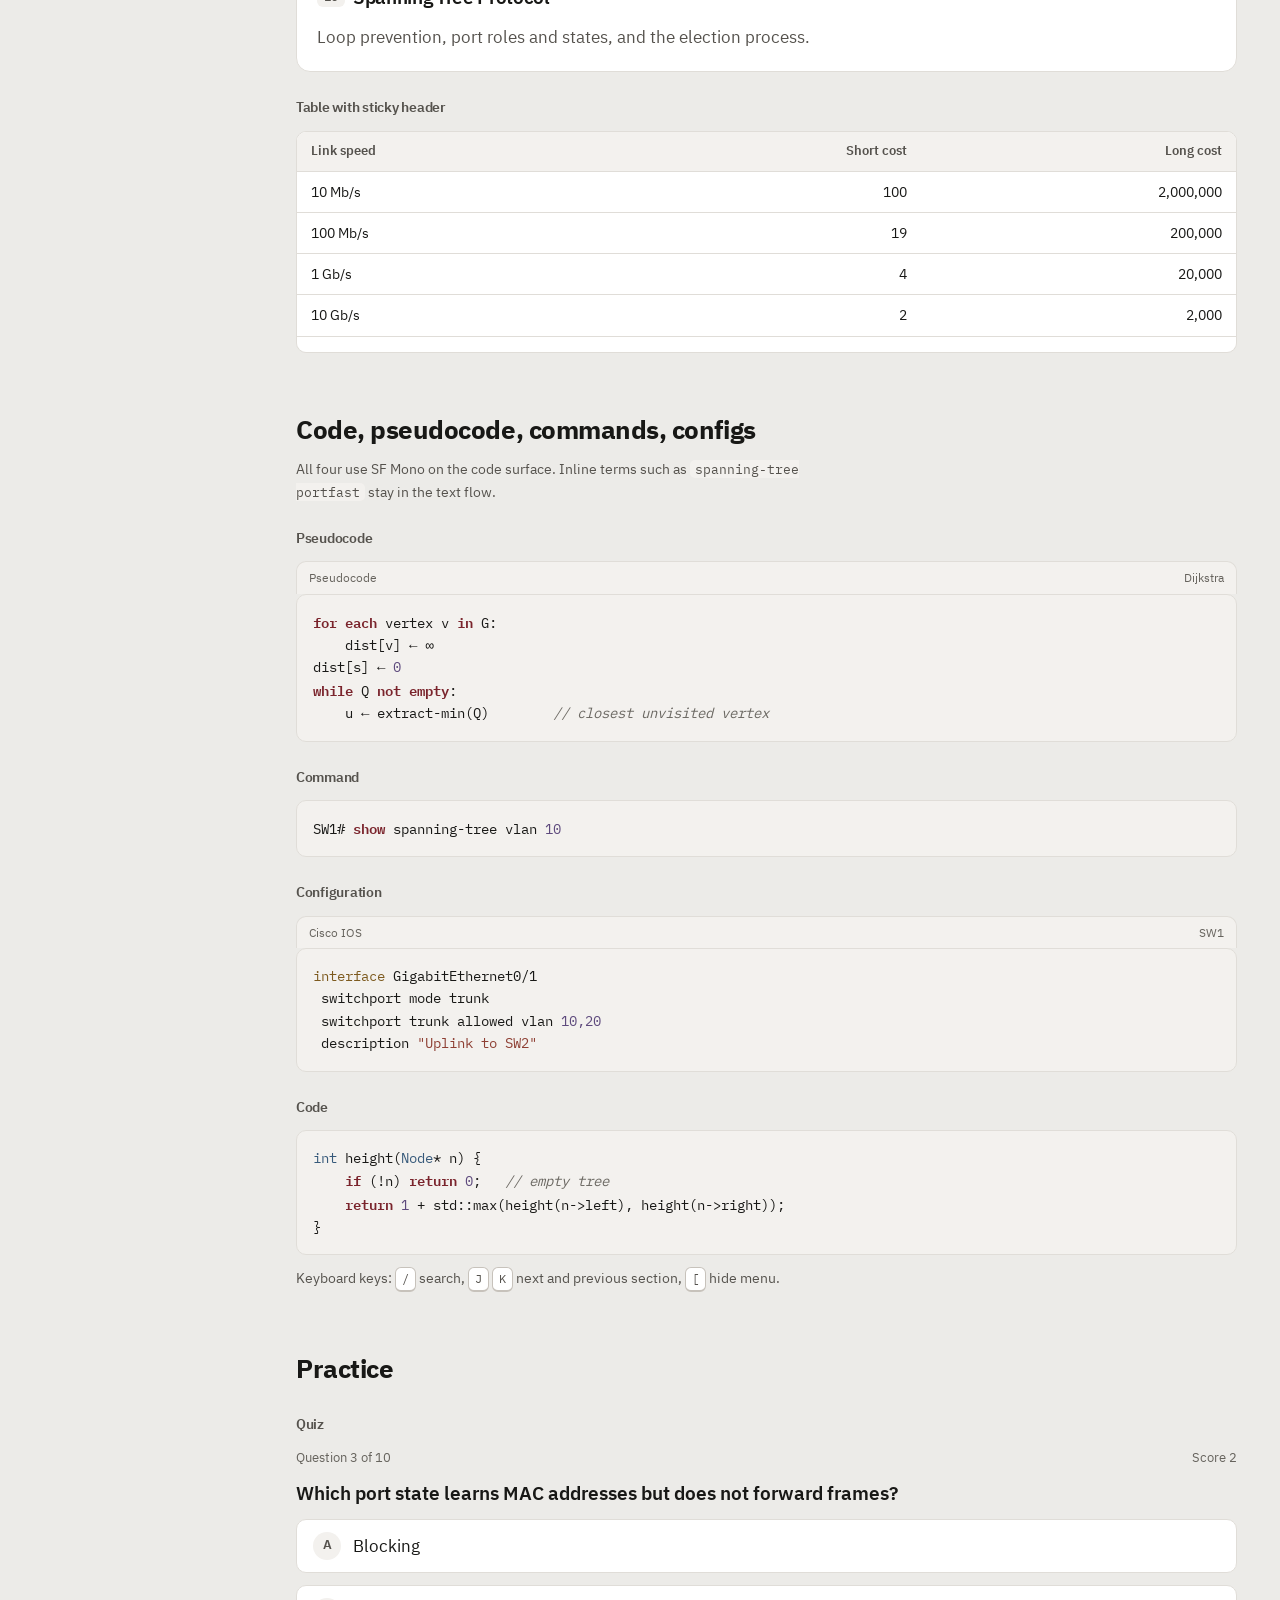
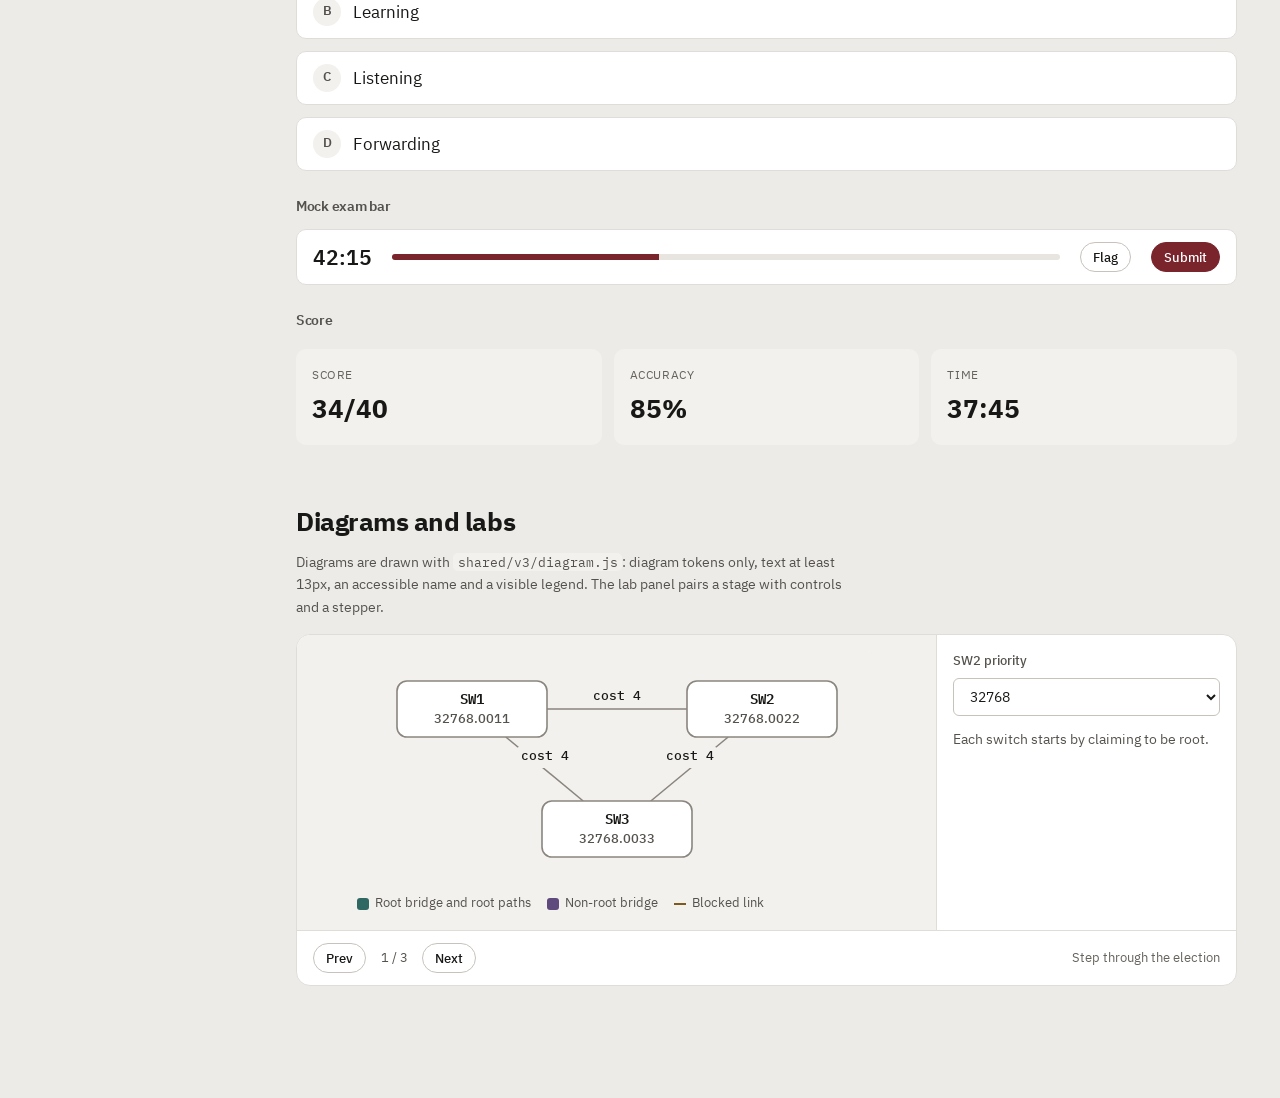
<file: shared/v3/preview.html>
<!doctype html>
<html lang="en">
<head>
<meta charset="utf-8">
<meta name="viewport" content="width=device-width,initial-scale=1,viewport-fit=cover">
<title>Design System — Study Console</title>
<meta name="description" content="Live preview of the Study Console v3 tokens, components and diagram standard.">
<script src="./boot.js?v=20261031-3" data-console="home"></script>
<style>
  /* Page-only layout for the preview. Everything shown inside comes from tokens.css and components.css. */
  .pv { max-width: 980px; margin: 0 auto; padding: var(--sc-sp-8) 28px var(--sc-sp-9); }
  .pv > header { display: grid; grid-template-columns: minmax(0, 1fr); gap: var(--sc-sp-3); padding-bottom: var(--sc-sp-7); margin-bottom: var(--sc-sp-7); border-bottom: 1px solid var(--sc-line); }
  .pv section { scroll-margin-top: calc(var(--sc-sticky-top) + 16px); margin-bottom: var(--sc-sp-9); }
  .pv h2 { margin: 0 0 var(--sc-sp-2); font-size: var(--sc-fs-2xl); font-weight: 650; }
  .pv h3 { margin: var(--sc-sp-6) 0 var(--sc-sp-3); font-size: var(--sc-fs-md); font-weight: 600; color: var(--sc-muted); letter-spacing: 0; font-family: var(--sc-sans); }
  .pv .note { margin: 0 0 var(--sc-sp-4); color: var(--sc-muted); font-size: var(--sc-fs-md); max-width: 70ch; }
  .sw-grid { display: grid; grid-template-columns: repeat(auto-fill, minmax(136px, 1fr)); gap: var(--sc-sp-3); }
  .sw { border: 1px solid var(--sc-line); border-radius: var(--sc-radius); overflow: hidden; background: var(--sc-surface); }
  .sw i { display: block; height: 52px; border-bottom: 1px solid var(--sc-line); }
  .sw span { display: block; padding: 8px 10px; font-size: var(--sc-fs-xs); color: var(--sc-muted); }
  .sw code { font-size: var(--sc-fs-xs); color: var(--sc-text); }
  .type-row { display: grid; grid-template-columns: 120px minmax(0, 1fr); gap: var(--sc-sp-4); align-items: baseline; padding: var(--sc-sp-3) 0; border-bottom: 1px solid var(--sc-line); }
  .type-row code { font-size: var(--sc-fs-xs); color: var(--sc-faint); }
  .accent-pick { justify-self: start; flex-wrap: wrap; max-width: 100%; }
  @media (max-width: 600px) { .pv { padding: 28px 16px 48px; } .type-row { grid-template-columns: 1fr; gap: 4px; } }
</style>
</head>
<body data-console-id="home" data-console-name="Study Console">
<main class="pv" id="main">
  <header>
    <p class="sc-eyebrow">Study Console UI v3</p>
    <h1 class="sc-page-title">Design system</h1>
    <p class="sc-lede">Tokens, components and diagrams shared by every console.</p>
    <div class="sc-seg accent-pick" role="group" aria-label="Console accent" id="accentPick"></div>
  </header>

  <section id="colour" aria-labelledby="colour-h">
    <h2 id="colour-h">Colour</h2>
    <p class="note">Neutrals are true black in dark mode and Apple grey in light mode. Each console owns one accent; meaning (success, warning, danger) uses the semantic set, never the accent.</p>
    <h3>Neutrals</h3>
    <div class="sw-grid" data-swatches="bg surface surface-2 surface-3 line line-strong faint muted text"></div>
    <h3>Accent and semantic</h3>
    <div class="sw-grid" data-swatches="accent accent-strong accent-soft info ok warn danger"></div>
    <h3>Diagram palette</h3>
    <div class="sw-grid" data-swatches="dg-1 dg-2 dg-3 dg-4 dg-5 dg-6 dg-ink dg-edge dg-fill"></div>
  </section>

  <section id="type" aria-labelledby="type-h">
    <h2 id="type-h">Type</h2>
    <p class="note">Apple system font (SF Pro) for all reading and interface text. SF Mono only for code, pseudocode, commands and configuration. Body text is 17px.</p>
    <div class="type-row"><code>--sc-fs-3xl</code><span style="font: 700 var(--sc-fs-3xl)/1.15 var(--sc-display); letter-spacing: var(--sc-ls-display)">Spanning tree root election</span></div>
    <div class="type-row"><code>--sc-fs-2xl</code><span style="font: 650 var(--sc-fs-2xl)/1.2 var(--sc-display)">Inter-VLAN routing</span></div>
    <div class="type-row"><code>--sc-fs-xl</code><span style="font: 600 var(--sc-fs-xl)/1.25 var(--sc-display)">Worked example</span></div>
    <div class="type-row"><code>--sc-fs-base</code><span style="font-size: var(--sc-fs-base)">A switch with the lowest bridge ID becomes the root bridge.</span></div>
    <div class="type-row"><code>--sc-fs-md</code><span style="font-size: var(--sc-fs-md)">Menu items, buttons and controls</span></div>
    <div class="type-row"><code>--sc-fs-sm</code><span style="font-size: var(--sc-fs-sm); color: var(--sc-muted)">Captions and secondary labels</span></div>
    <div class="type-row"><code>--sc-mono</code><code style="font-size: var(--sc-fs-code); color: var(--sc-text)">show spanning-tree vlan 10</code></div>
  </section>

  <section id="controls" aria-labelledby="controls-h">
    <h2 id="controls-h">Controls</h2>
    <h3>Buttons</h3>
    <div class="sc-row">
      <button class="sc-btn sc-btn--primary" type="button">Check answer</button>
      <button class="sc-btn" type="button">Show hint</button>
      <button class="sc-btn sc-btn--ghost" type="button">Skip</button>
      <button class="sc-btn sc-btn--danger" type="button">Reset progress</button>
      <button class="sc-btn sc-btn--sm" type="button">Small</button>
      <button class="sc-btn" type="button" disabled>Disabled</button>
    </div>
    <h3>Tabs</h3>
    <div class="sc-tabs" role="tablist" aria-label="Example tabs">
      <button class="sc-tab" role="tab" aria-selected="true" type="button">Notes</button>
      <button class="sc-tab" role="tab" aria-selected="false" type="button">Lab</button>
      <button class="sc-tab" role="tab" aria-selected="false" type="button">Practice</button>
      <button class="sc-tab" role="tab" aria-selected="false" type="button">Cheat sheet</button>
    </div>
    <h3>Segmented control, chips and badges</h3>
    <div class="sc-row">
      <div class="sc-seg" role="group" aria-label="Mode"><button type="button" aria-pressed="true">Learn</button><button type="button" aria-pressed="false">Test</button><button type="button" aria-pressed="false">Fix</button></div>
      <button class="sc-chip is-on" type="button" aria-pressed="true">Chapter 4</button>
      <button class="sc-chip" type="button" aria-pressed="false">Chapter 5</button>
      <span class="sc-badge">M1</span><span class="sc-badge">NET</span>
    </div>
    <h3>Inputs</h3>
    <div class="sc-grid" style="display:grid;grid-template-columns:repeat(auto-fit,minmax(220px,1fr));gap:var(--sc-sp-4)">
      <label class="sc-field"><span class="sc-label">Bridge priority</span><input class="sc-input" type="number" value="32768"></label>
      <label class="sc-field"><span class="sc-label">Port role</span><select class="sc-input sc-select"><option>Root</option><option>Designated</option><option>Alternate</option></select></label>
      <label class="sc-field"><span class="sc-label">Link cost</span><input class="sc-range" type="range" min="1" max="100" value="19"></label>
    </div>
    <p style="margin-top:var(--sc-sp-3)"><label class="sc-check"><input type="checkbox" checked> Mark chapter as done</label></p>
  </section>

  <section id="content" aria-labelledby="content-h">
    <h2 id="content-h">Content blocks</h2>
    <h3>Callouts</h3>
    <div class="sc-stack">
      <div class="sc-callout sc-callout--key"><span class="sc-callout-label">Key idea</span>The root bridge is the switch with the lowest bridge ID: priority first, then MAC address.</div>
      <div class="sc-callout sc-callout--example"><span class="sc-callout-label">Example</span>SW1 32768.0011 beats SW2 32768.0022 because the MAC is lower.</div>
      <div class="sc-callout sc-callout--remember"><span class="sc-callout-label">Remember</span>Every non-root switch has exactly one root port.</div>
      <div class="sc-callout sc-callout--warning"><span class="sc-callout-label">Warning</span>Changing the priority on a production switch triggers a topology change.</div>
      <div class="sc-trap"><strong>Lowest cost wins, not highest bandwidth number.</strong><span class="sc-muted">Cost is inverse to bandwidth; read the table direction carefully.</span></div>
      <div class="sc-def"><span class="sc-def-term">Designated port</span><span class="sc-def-body">The port on a segment with the best path to the root; it forwards for that segment.</span></div>
    </div>
    <h3>Card</h3>
    <div class="sc-card"><div class="sc-card-head"><span class="sc-badge">10</span><h3 style="margin:0;color:var(--sc-text);font-size:var(--sc-fs-lg);font-family:var(--sc-display)">Spanning Tree Protocol</h3></div><p style="margin:0;color:var(--sc-muted)">Loop prevention, port roles and states, and the election process.</p></div>
    <h3>Table with sticky header</h3>
    <div class="sc-table-wrap" style="max-height:220px">
      <table class="sc-table">
        <thead><tr><th>Link speed</th><th class="num">Short cost</th><th class="num">Long cost</th></tr></thead>
        <tbody>
          <tr><td>10 Mb/s</td><td class="num">100</td><td class="num">2,000,000</td></tr>
          <tr><td>100 Mb/s</td><td class="num">19</td><td class="num">200,000</td></tr>
          <tr><td>1 Gb/s</td><td class="num">4</td><td class="num">20,000</td></tr>
          <tr><td>10 Gb/s</td><td class="num">2</td><td class="num">2,000</td></tr>
          <tr><td>100 Gb/s</td><td class="num">n/a</td><td class="num">200</td></tr>
        </tbody>
      </table>
    </div>
  </section>

  <section id="code" aria-labelledby="code-h">
    <h2 id="code-h">Code, pseudocode, commands, configs</h2>
    <p class="note">All four use SF Mono on the code surface. Inline terms such as <code>spanning-tree portfast</code> stay in the text flow.</p>
    <h3>Pseudocode</h3>
    <div class="sc-code-head"><span>Pseudocode</span><span>Dijkstra</span></div>
    <pre class="sc-code pseudo"><span class="tok-keyword">for each</span> vertex v <span class="tok-keyword">in</span> G:
    dist[v] ← ∞
dist[s] ← <span class="tok-number">0</span>
<span class="tok-keyword">while</span> Q <span class="tok-keyword">not empty</span>:
    u ← extract-min(Q)        <span class="tok-comment">// closest unvisited vertex</span></pre>
    <h3>Command</h3>
    <pre class="sc-code cli">SW1# <span class="tok-keyword">show</span> spanning-tree vlan <span class="tok-number">10</span></pre>
    <h3>Configuration</h3>
    <div class="sc-code-head"><span>Cisco IOS</span><span>SW1</span></div>
    <pre class="sc-code"><span class="tok-preproc">interface</span> GigabitEthernet0/1
 switchport mode trunk
 switchport trunk allowed vlan <span class="tok-number">10,20</span>
 description <span class="tok-string">"Uplink to SW2"</span></pre>
    <h3>Code</h3>
    <pre class="sc-code"><span class="tok-type">int</span> height(<span class="tok-type">Node</span>* n) {
    <span class="tok-keyword">if</span> (!n) <span class="tok-keyword">return</span> <span class="tok-number">0</span>;   <span class="tok-comment">// empty tree</span>
    <span class="tok-keyword">return</span> <span class="tok-number">1</span> + std::max(height(n-&gt;left), height(n-&gt;right));
}</pre>
    <p style="margin-top:var(--sc-sp-3);font-size:var(--sc-fs-md);color:var(--sc-muted)">Keyboard keys: <kbd class="sc-kbd">/</kbd> search, <kbd class="sc-kbd">J</kbd> <kbd class="sc-kbd">K</kbd> next and previous section, <kbd class="sc-kbd">[</kbd> hide menu.</p>
  </section>

  <section id="practice" aria-labelledby="practice-h">
    <h2 id="practice-h">Practice</h2>
    <h3>Quiz</h3>
    <div class="sc-quiz" id="quiz">
      <div class="sc-quiz-meta"><span>Question 3 of 10</span><span>Score 2</span></div>
      <p class="sc-quiz-q">Which port state learns MAC addresses but does not forward frames?</p>
      <button class="sc-option" data-key="A" type="button">Blocking</button>
      <button class="sc-option" data-key="B" type="button" data-correct>Learning</button>
      <button class="sc-option" data-key="C" type="button">Listening</button>
      <button class="sc-option" data-key="D" type="button">Forwarding</button>
      <div class="sc-feedback" hidden id="quizFeedback">Learning: the port fills its MAC table before it starts forwarding.</div>
    </div>
    <h3>Mock exam bar</h3>
    <div class="sc-mock-bar"><span class="sc-mock-timer">42:15</span><div class="sc-mock-progress" aria-label="Progress 40 percent"><span style="width:40%"></span></div><button class="sc-btn sc-btn--sm" type="button">Flag</button><button class="sc-btn sc-btn--sm sc-btn--primary" type="button">Submit</button></div>
    <h3>Score</h3>
    <dl class="sc-mock-score"><div><dt>Score</dt><dd>34/40</dd></div><div><dt>Accuracy</dt><dd>85%</dd></div><div><dt>Time</dt><dd>37:45</dd></div></dl>
  </section>

  <section id="diagram" aria-labelledby="diagram-h">
    <h2 id="diagram-h">Diagrams and labs</h2>
    <p class="note">Diagrams are drawn with <code>shared/v3/diagram.js</code>: diagram tokens only, text at least 13px, an accessible name and a visible legend. The lab panel pairs a stage with controls and a stepper.</p>
    <div class="sc-lab">
      <div class="sc-lab-stage" id="dgStage"></div>
      <div class="sc-lab-side">
        <label class="sc-field"><span class="sc-label">SW2 priority</span><select class="sc-input sc-select" id="dgPri"><option value="32768">32768</option><option value="4096">4096</option></select></label>
        <p style="margin:0;font-size:var(--sc-fs-md);color:var(--sc-muted)" id="dgNote">SW1 is root: equal priority, lower MAC.</p>
      </div>
      <div class="sc-lab-foot">
        <div class="sc-stepper"><button class="sc-btn sc-btn--sm" type="button" id="dgPrev" aria-label="Previous step">Prev</button><span class="sc-stepper-count" id="dgCount">1 / 3</span><button class="sc-btn sc-btn--sm" type="button" id="dgNext" aria-label="Next step">Next</button></div>
        <span style="font-size:var(--sc-fs-sm);color:var(--sc-faint)">Step through the election</span>
      </div>
    </div>
  </section>
</main>
<script src="./diagram.js?v=20261025-2"></script>
<script>
(function () {
  'use strict';
  var S = window.StudyShell;

  // Swatches read the live token values, so the page always matches tokens.css.
  function paintSwatches() {
    var cs = getComputedStyle(document.documentElement);
    Array.prototype.forEach.call(document.querySelectorAll('[data-swatches]'), function (grid) {
      grid.innerHTML = grid.getAttribute('data-swatches').split(' ').map(function (n) {
        var main = document.getElementById('main'), v = getComputedStyle(main).getPropertyValue('--sc-' + n).trim() || cs.getPropertyValue('--sc-' + n).trim();
        return '<div class="sw"><i style="background:var(--sc-' + n + ')"></i><span><code>--sc-' + n + '</code><br>' + v + '</span></div>';
      }).join('');
    });
  }

  // Accent picker: preview each console's accent on this page only.
  var pick = document.getElementById('accentPick'), chosen = 'home';
  function applyAccent() {
    var c = S && S.consoles.filter(function (x) { return x.id === chosen; })[0], main = document.getElementById('main');
    if (!c || !c.accent) return;
    var dark = document.documentElement.dataset.theme === 'dark', a = dark ? c.accent.dark : c.accent.light;
    main.style.setProperty('--sc-accent', a);
    main.style.setProperty('--sc-accent-strong', a);
    main.style.setProperty('--sc-accent-soft', 'color-mix(in srgb, ' + a + ' ' + (dark ? 18 : 10) + '%, var(--sc-surface))');
    main.style.setProperty('--sc-on-accent', dark ? '#000000' : '#ffffff');
    Array.prototype.forEach.call(pick.children, function (b) { b.setAttribute('aria-pressed', String(b.dataset.id === chosen)); });
    paintSwatches();
  }
  if (S) {
    pick.innerHTML = S.consoles.map(function (c) { return '<button type="button" data-id="' + c.id + '" aria-pressed="false">' + c.code + '</button>'; }).join('');
    pick.addEventListener('click', function (e) { var b = e.target.closest('button'); if (b) { chosen = b.dataset.id; applyAccent(); } });
  }

  // Quiz demo
  var quiz = document.getElementById('quiz');
  quiz.addEventListener('click', function (e) {
    var b = e.target.closest('.sc-option'); if (!b) return;
    Array.prototype.forEach.call(quiz.querySelectorAll('.sc-option'), function (o) {
      o.classList.toggle('is-correct', o.hasAttribute('data-correct'));
      o.classList.toggle('is-wrong', o === b && !o.hasAttribute('data-correct'));
    });
    document.getElementById('quizFeedback').hidden = false;
  });

  // Diagram demo: three-step root election.
  var step = 0, STEPS = 3;
  function draw() {
    var stage = document.getElementById('dgStage'), low = document.getElementById('dgPri').value === '4096';
    stage.innerHTML = '';
    var d = StudyDiagram.create(stage, { width: 520, height: 230, label: 'Spanning tree root election between three switches' });
    var root = low ? 2 : 1;
    function tone(n) { return step === 0 ? 0 : (n === root ? 1 : 2); }
    var s1 = d.node({ x: 40, y: 30, w: 150, h: 56, label: 'SW1', sub: '32768.0011', tone: tone(1), strong: step > 0 && root === 1, mono: true });
    var s2 = d.node({ x: 330, y: 30, w: 150, h: 56, label: 'SW2', sub: (low ? '4096' : '32768') + '.0022', tone: tone(2), strong: step > 0 && root === 2, mono: true });
    var s3 = d.node({ x: 185, y: 150, w: 150, h: 56, label: 'SW3', sub: '32768.0033', tone: tone(3), mono: true });
    var blocked = step === 2;
    d.edge(s1, s2, { label: 'cost 4', tone: step === 2 ? 1 : 0 });
    d.edge(s1, s3, { label: 'cost 4', tone: step === 2 ? (root === 1 ? 1 : 3) : 0, dashed: blocked && root === 2 });
    d.edge(s2, s3, { label: 'cost 4', tone: step === 2 ? (root === 2 ? 1 : 3) : 0, dashed: blocked && root === 1 });
    d.legend([{ tone: 1, label: 'Root bridge and root paths' }, { tone: 2, label: 'Non-root bridge' }, { tone: 3, line: true, dashed: true, label: 'Blocked link' }]);
    document.getElementById('dgCount').textContent = (step + 1) + ' / ' + STEPS;
    document.getElementById('dgNote').textContent = step === 0 ? 'Each switch starts by claiming to be root.'
      : step === 1 ? (low ? 'SW2 is root: priority 4096 is lowest.' : 'SW1 is root: equal priority, lower MAC.')
      : 'The link furthest from the root is blocked to break the loop.';
  }
  document.getElementById('dgPri').addEventListener('change', draw);
  document.getElementById('dgPrev').addEventListener('click', function () { step = Math.max(0, step - 1); draw(); });
  document.getElementById('dgNext').addEventListener('click', function () { step = Math.min(STEPS - 1, step + 1); draw(); });

  document.addEventListener('sc-theme-change', function () { applyAccent(); paintSwatches(); });

  (window.StudyConsole = window.StudyConsole || []).push({
    id: 'home',
    title: 'Design system',
    subtitle: 'Study Console UI v3',
    docTitle: 'Design System — Study Console',
    content: '#main',
    defaultView: 'components',
    router: { show: function () {} },
    groups: [
      { label: 'Reference', views: [{ id: 'components', title: 'Components', track: false, children: [
        { id: 'colour', title: 'Colour' }, { id: 'type', title: 'Type' }, { id: 'controls', title: 'Controls' },
        { id: 'content', title: 'Content blocks' }, { id: 'code', title: 'Code' }, { id: 'practice', title: 'Practice' },
        { id: 'diagram', title: 'Diagrams and labs' }
      ] }] },
      { label: 'Workspace', views: [{ id: 'hub', title: 'Back to Study Console', href: '../../', track: false }] }
    ]
  });

  paintSwatches();
  applyAccent();
  draw();
})();
</script>
</body>
</html>
</file>
<file: home.css>
/* Study Console hub.
   One idea: a slow field of light behind the page (Apple wallpaper style), and each console
   lit by its own neon colour, the same accent it uses inside. Everything else stays quiet.
   Frame, tokens and controls come from /shared/v3/. */

/* Pixel face for the title (Silkscreen, SIL Open Font License, self-hosted) */
@font-face { font-family: "Silkscreen"; src: url("./assets/fonts/silkscreen-400.woff2") format("woff2"); font-weight: 400; font-display: swap; }

/* ---------- Console colours (match the shared registry) ---------- */
.home-tile { --tile-l: var(--sc-accent); --tile-d: var(--sc-accent); --tile: var(--tile-l); }
.home-tile[data-console-id="netdes"]  { --tile-l: #2f6862; --tile-d: #86b8b0; }
.home-tile[data-console-id="wnet"]    { --tile-l: #5e4a7d; --tile-d: #b3a0cf; }
.home-tile[data-console-id="algo"]    { --tile-l: #7d5a1e; --tile-d: #d1ad69; }
.home-tile[data-console-id="privacy"] { --tile-l: #8e3f33; --tile-d: #dc9686; }
.home-tile[data-console-id="os"]      { --tile-l: #4a6236; --tile-d: #a8bf8c; }
.home-tile[data-console-id="db"]      { --tile-l: #1f5f8b; --tile-d: #8fbfe0; }
.home-tile[data-console-id="spm"]     { --tile-l: #7a3f6e; --tile-d: #d3a3c9; }
.home-tile[data-console-id="mis"]     { --tile-l: #3f4c8a; --tile-d: #a7b2e3; }
.home-tile[data-console-id="gdc"]     { --tile-l: #36597a; --tile-d: #98b5d1; }
.home-tile[data-console-id="ccna"]    { --tile-l: #2b2b2b; --tile-d: #d6d6d6; }
:root[data-theme="dark"] .home-tile { --tile: var(--tile-d); }
:root[data-theme="dark"] .home { --home-maroon: #c93f4d; --home-maroon-shadow: #3d1117; --home-ink: #e4e4e8; --home-on-maroon: #ffffff; }

/* ---------- Page ---------- */
.home {
  --home-maroon: #7a242c; --home-maroon-shadow: rgb(122 36 44 / 22%); --home-ink: #2a2c32; --home-on-maroon: #ffffff;
  --home-glass: color-mix(in srgb, var(--sc-surface) 72%, transparent);
  --home-edge: color-mix(in srgb, var(--sc-text) 10%, transparent);
  position: relative; isolation: isolate;
  max-width: 1120px; margin: 0 auto; padding: 56px 28px 56px;
}

/* ---------- Field of light ---------- */
/* Fixed behind the content area; soft radial blobs drift on the compositor (transform only). */
.home-aurora { position: fixed; z-index: -1; inset: var(--sc-frame-top, 56px) 0 0 var(--sc-frame-left, 0px); overflow: hidden; pointer-events: none; animation: home-aurora-in 1.4s var(--sc-ease) both; }
.home-aurora i { position: absolute; width: 62vmax; height: 62vmax; border-radius: 50%; opacity: .55; will-change: transform; }
.home-aurora-a { top: -26vmax; left: -12vmax; background: radial-gradient(closest-side, var(--sc-glow-1), transparent); animation: home-drift-a 34s ease-in-out infinite alternate; }
.home-aurora-b { top: -18vmax; right: -22vmax; background: radial-gradient(closest-side, var(--sc-glow-2), transparent); animation: home-drift-b 41s ease-in-out infinite alternate; }
.home-aurora-c { bottom: -34vmax; left: 22%; background: radial-gradient(closest-side, var(--sc-glow-3), transparent); opacity: .42; animation: home-drift-c 47s ease-in-out infinite alternate; }
:root[data-theme="dark"] .home-aurora i { opacity: .38; }
.home-aurora i.home-aurora-a { opacity: .44; }
:root[data-theme="dark"] .home-aurora i.home-aurora-a { opacity: .32; }
:root[data-theme="dark"] .home-aurora-c { opacity: .26; }
/* fade the field into the page further down so long content stays readable */
.home-aurora::after { content: ""; position: absolute; inset: 0; z-index: 2; background: linear-gradient(180deg, transparent 0%, transparent 35%, var(--sc-bg) 92%); }
/* Film grain over the light field: one static noise tile, no animation */
.home-aurora::before {
  content: ""; position: absolute; inset: 0; z-index: 1; opacity: .34; mix-blend-mode: overlay;
  background-image: url("data:image/svg+xml,%3Csvg xmlns='http://www.w3.org/2000/svg' width='180' height='180'%3E%3Cfilter id='n'%3E%3CfeTurbulence type='fractalNoise' baseFrequency='.9' numOctaves='3' stitchTiles='stitch'/%3E%3CfeColorMatrix values='0 0 0 0 .5 0 0 0 0 .5 0 0 0 0 .5 0 0 0 1 0'/%3E%3C/filter%3E%3Crect width='100%25' height='100%25' filter='url(%23n)'/%3E%3C/svg%3E");
  background-size: 180px 180px;
}
:root[data-theme="dark"] .home-aurora::before { opacity: .34; mix-blend-mode: soft-light; }
@keyframes home-aurora-in { from { opacity: 0; } }
@keyframes home-drift-a { to { transform: translate3d(14vmax, 8vmax, 0) scale(1.12); } }
@keyframes home-drift-b { to { transform: translate3d(-12vmax, 12vmax, 0) scale(.9); } }
@keyframes home-drift-c { to { transform: translate3d(-10vmax, -10vmax, 0) scale(1.15); } }

/* ---------- Hero ---------- */
.home-hero { padding: 28px 0 44px; }
/* Title lockup: ISNE large in Entaneer maroon with a pixel drop shadow, "Study Console" under it in neutral ink */
.home-title {
  margin: 0; display: inline-grid; justify-items: start; gap: .08em;
  font-family: "Silkscreen", var(--sc-mono); font-weight: 400; letter-spacing: 0; line-height: 1; cursor: default;
  font-size: clamp(5.75rem, 2rem + 9vw, 9.5rem);
}
:root:root:root .home .home-title { font-family: "Silkscreen", var(--sc-mono); letter-spacing: 0; }  /* beats the shared heading face */
.home-title .px { display: inline-block; }
.home-title-isne {
  margin-left: -.09em; color: var(--home-maroon);   /* the pixel I carries side bearing; align it with the line below */
  text-shadow: .055em .055em 0 var(--home-maroon-shadow);
}
.home-title-rest { font-size: .262em; color: var(--home-ink); }   /* sized so the line is as wide as ISNE */
.home-title-word { display: inline-block; white-space: nowrap; }
/* A block cursor after "Console", shown on hover */
.home-title-rest::after {
  content: ""; display: inline-block; width: .5em; height: .82em; margin-left: .16em; vertical-align: -.06em;
  background: var(--home-maroon); opacity: 0;
}
/* Hover: ISNE presses into its shadow; a maroon highlight runs letter by letter through "Study Console" and leaves it neutral */
.home-title:hover .px-isne { animation: home-press .36s steps(2, end) both; animation-delay: calc(var(--i) * 40ms); }
.home-title:hover .px-rest { animation: home-scan .5s steps(2, end) both; animation-delay: calc(120ms + (var(--i) - 4) * 32ms); }
.home-title:hover .home-title-rest::after { opacity: 1; animation: home-blink 1s steps(1, end) .55s infinite; }
@keyframes home-press { 50% { transform: translate(.04em, .04em); text-shadow: .015em .015em 0 var(--home-maroon-shadow); } }
@keyframes home-scan { 50% { color: var(--home-on-maroon); background: var(--home-maroon); } }
@keyframes home-blink { 50% { opacity: 0; } }
.home-sub { max-width: 34em; margin: 18px 0 0; color: var(--sc-muted); font-size: clamp(1.0625rem, .95rem + .45vw, 1.3125rem); line-height: 1.45; letter-spacing: -.01em; }
.home-actions { display: flex; flex-wrap: wrap; align-items: center; gap: 12px; margin-top: 30px; }

.home-continue, .home-search {
  display: inline-flex; align-items: center; gap: 12px; min-height: 48px; box-sizing: border-box;
  border-radius: 999px; border: 1px solid var(--home-edge); background: var(--home-glass);
  color: var(--sc-text); text-decoration: none; font: 500 .9375rem/1.2 var(--sc-sans);
  transition: border-color var(--sc-dur-fast) var(--sc-ease), background var(--sc-dur-fast) var(--sc-ease);
}
.home-continue { padding: 5px 20px 5px 5px; }
.home-continue[hidden] { display: none; }
.home-continue-mark { --mark: var(--mark-l, var(--sc-accent)); display: grid; place-items: center; width: 38px; height: 38px; border-radius: 50%; color: var(--mark); background: color-mix(in srgb, var(--mark) 14%, transparent); border: 1px solid color-mix(in srgb, var(--mark) 35%, transparent); }
:root[data-theme="dark"] .home-continue-mark { --mark: var(--mark-d, var(--sc-accent)); }
.home-continue-mark .sc3-icon { width: 18px; height: 18px; }
.home-continue-copy { display: grid; }
.home-continue-copy small { color: var(--sc-faint); font-size: .75rem; }
.home-continue-copy b { font-weight: 600; }
.home-search { padding: 0 8px 0 18px; cursor: pointer; color: var(--sc-muted); }
.home-search .sc3-icon { width: 17px; height: 17px; }
.home-search kbd { margin-left: 6px; padding: 4px 9px; border-radius: 999px; border: 1px solid var(--home-edge); font: 500 .75rem/1 var(--sc-mono); color: var(--sc-faint); }
.home-continue:hover, .home-search:hover { border-color: color-mix(in srgb, var(--sc-accent) 55%, transparent); background: var(--sc-surface); color: var(--sc-text); }

/* ---------- Author message: a conversation ----------
   Warm paper (light) or graphite (dark) with grain; maroon only for the avatar ring and link hover. */
.home-chat { margin-top: 64px; }
.home-chat-window {
  --chat-bg: linear-gradient(165deg, #ffffff 0%, #f6f4f1 55%, #ece9e5 100%);
  --chat-solid: #ffffff; --chat-bubble: #eeebe7; --chat-ink: #181816; --chat-line: rgb(40 30 28 / 10%); --chat-faint: #66635d;
  position: relative; isolation: isolate; overflow: hidden; border-radius: var(--sc-radius-lg); border: 1px solid var(--chat-line); background: var(--chat-bg); box-shadow: var(--sc-shadow-card); color: var(--chat-ink);
}
:root[data-theme="dark"] .home-chat-window {
  --chat-bg: linear-gradient(165deg, #1e1b1c 0%, #141213 55%, #0f0e0f 100%);
  --chat-solid: #1e1b1c; --chat-bubble: #2a2627; --chat-ink: #f2efef; --chat-line: rgb(255 255 255 / 9%); --chat-faint: #8f888a;
}
.home-chat-window::before {
  content: ""; position: absolute; inset: 0; z-index: -1; opacity: .34; mix-blend-mode: overlay; pointer-events: none;
  background-image: url("data:image/svg+xml,%3Csvg xmlns='http://www.w3.org/2000/svg' width='160' height='160'%3E%3Cfilter id='n'%3E%3CfeTurbulence type='fractalNoise' baseFrequency='.95' numOctaves='3' stitchTiles='stitch'/%3E%3CfeColorMatrix values='0 0 0 0 .5 0 0 0 0 .5 0 0 0 0 .5 0 0 0 1 0'/%3E%3C/filter%3E%3Crect width='100%25' height='100%25' filter='url(%23n)'/%3E%3C/svg%3E");
  background-size: 160px 160px;
}
:root[data-theme="dark"] .home-chat-window::before { opacity: .3; mix-blend-mode: soft-light; }
.home-chat-head { display: flex; align-items: center; gap: 14px; flex-wrap: wrap; padding: 16px 20px; border-bottom: 1px solid var(--chat-line); }
.home-chat-avatar { width: 44px; height: 44px; border-radius: 50%; object-fit: cover; box-shadow: 0 0 0 2px var(--chat-solid), 0 0 0 3.5px var(--sc-maroon); }
.home-chat-who { display: grid; gap: 1px; margin-right: auto; }
.home-chat-who b { font-family: var(--sc-display); font-size: 1.0625rem; font-weight: 600; letter-spacing: -.015em; }
:root.sc-v3 body .home-chat code { background: none; border: 0; padding: 0; border-radius: 0; }
.home-chat-who code { font: 500 .75rem/1.3 var(--sc-mono); color: var(--chat-faint); }
.home-chat-links { display: flex; flex-wrap: wrap; gap: 6px; margin: 0; padding: 0; list-style: none; }
.home-chat-links a {
  display: inline-flex; align-items: center; min-height: 34px; padding: 0 14px; box-sizing: border-box; border-radius: 999px;
  border: 1px solid var(--chat-line); color: var(--chat-ink); text-decoration: none; font-size: .8125rem; font-weight: 500;
  transition: background var(--sc-dur-fast) var(--sc-ease), color var(--sc-dur-fast) var(--sc-ease);
}
.home-chat-links a:hover, .home-chat-links a:focus-visible { background: var(--sc-maroon); border-color: var(--sc-maroon); color: var(--sc-on-accent); }
.home-chat-thread { padding: 18px 20px 22px; }
.home-chat-day { margin: 0 0 14px; text-align: center; }
.home-chat-day code, .home-chat-status { font: 500 .6875rem/1 var(--sc-mono); color: var(--chat-faint); background: none; border: 0; padding: 0; letter-spacing: .02em; }
.home-chat-group { display: flex; align-items: flex-end; gap: 10px; }
.home-chat-mini { width: 28px; height: 28px; border-radius: 50%; object-fit: cover; flex: none; }
.home-chat-bubbles { display: grid; justify-items: start; gap: 4px; min-width: 0; }
.home-chat-bubble {
  max-width: 34em; margin: 0; padding: 11px 16px; border-radius: 16px; background: var(--chat-bubble); color: var(--chat-ink);
  font-size: 1rem; line-height: 1.5; letter-spacing: -.005em;
  transition: transform var(--sc-dur) var(--sc-ease);
}
.home-chat-bubble:first-child { border-bottom-left-radius: 8px; }
.home-chat-bubble:nth-child(2) { border-top-left-radius: 8px; border-bottom-left-radius: 6px; }
.home-chat-bubble:hover { transform: translateX(3px); }
.home-chat-status { display: block; margin: 6px 0 0 42px; }
.home-chat-typing { display: none; gap: 4px; align-items: center; padding: 14px 16px; border-radius: 16px; background: var(--chat-bubble); }
.home-chat-typing i { width: 7px; height: 7px; border-radius: 50%; background: var(--chat-faint); animation: home-dot 1s ease-in-out infinite; }
.home-chat-typing i:nth-child(2) { animation-delay: .15s; }
.home-chat-typing i:nth-child(3) { animation-delay: .3s; }
@keyframes home-dot { 0%, 60%, 100% { transform: translateY(0); opacity: .45; } 30% { transform: translateY(-3px); opacity: 1; } }
/* Sequence (only when the script runs and motion is allowed): typing, message, typing, message, delivered */
.home-chat.is-staged [data-chat-msg], .home-chat.is-staged [data-chat-status] { display: none; }
.home-chat.is-staged [data-chat-msg].is-in { display: block; animation: home-pop .42s var(--sc-ease) both; }
.home-chat.is-staged [data-chat-status].is-in { display: block; animation: home-pop .3s var(--sc-ease) both; }
.home-chat.is-typing .home-chat-typing { display: inline-flex; }
@keyframes home-pop { from { opacity: 0; transform: translateY(8px) scale(.97); transform-origin: left bottom; } }

/* ---------- Consoles ---------- */
.home-consoles { margin-top: 8px; }
.home-h2 { margin: 0 0 18px; font-family: var(--sc-display); font-size: 1.5rem; font-weight: 600; letter-spacing: -.02em; }
.home-grid { display: grid; grid-template-columns: repeat(3, minmax(0, 1fr)); gap: 16px; }
.home-grid-current { grid-template-columns: repeat(2, minmax(0, 1fr)); }
.home-others { margin-top: 44px; }

.home-tile {
  position: relative; display: flex; flex-direction: column; min-height: 228px; padding: 24px 22px 22px; box-sizing: border-box;
  border-radius: var(--sc-radius-lg); overflow: hidden; text-decoration: none; color: var(--sc-text);
  border: 1px solid color-mix(in srgb, var(--tile) 22%, var(--home-edge));
  background: var(--home-glass);
  transition: border-color var(--sc-dur) var(--sc-ease), transform var(--sc-dur) var(--sc-ease);
}
/* thin strip along the top edge in the console's own colour */
.home-tile::before {
  content: ""; position: absolute; top: 0; left: 22px; right: 22px; height: 2px; border-radius: 0 0 2px 2px;
  background: var(--tile);
  opacity: .75; transition: opacity var(--sc-dur) var(--sc-ease), left var(--sc-dur) var(--sc-ease), right var(--sc-dur) var(--sc-ease);
}
.home-tile:hover, .home-tile:focus-visible { border-color: color-mix(in srgb, var(--tile) 55%, transparent); transform: translateY(-2px); }
.home-tile:hover::before, .home-tile:focus-visible::before { opacity: 1; left: 0; right: 0; }
.home-tile:focus-visible { outline: none; box-shadow: 0 0 0 3px color-mix(in srgb, var(--tile) 45%, transparent); }

.home-tile-icon {
  display: grid; place-items: center; width: 46px; height: 46px; border-radius: var(--sc-radius);
  color: var(--tile); background: color-mix(in srgb, var(--tile) 12%, transparent);
  border: 1px solid color-mix(in srgb, var(--tile) 28%, transparent);
}
.home-tile-icon .sc3-icon { width: 23px; height: 23px; }
.home-tile-code { position: absolute; top: 26px; right: 22px; font: 400 .625rem/1 var(--sc-pixel); color: var(--tile); letter-spacing: .08em; }
.home-tile h3 { margin: 20px 0 6px; font-family: var(--sc-display); font-size: 1.125rem; font-weight: 600; line-height: 1.3; letter-spacing: -.02em; }
.home-tile p { margin: 0; color: var(--sc-muted); font-size: .9375rem; line-height: 1.5; }
.home-tile-meta { margin-top: auto; padding-top: 16px; color: var(--sc-faint); font-size: .8125rem; line-height: 1.45; }

/* ---------- Footer ---------- */
.home-footer { display: flex; align-items: center; justify-content: space-between; gap: 16px; margin-top: 56px; padding-top: 20px; border-top: 1px solid var(--home-edge); color: var(--sc-faint); font-size: .8125rem; }

/* ---------- Responsive ---------- */
@media (max-width: 1239px) { .home-grid { grid-template-columns: repeat(2, minmax(0, 1fr)); } }
@media (max-width: 680px) {
  .home { padding: 28px 16px 40px; }
  .home-hero { padding: 16px 0 32px; }
  .home-grid, .home-grid-current { grid-template-columns: minmax(0, 1fr); gap: 12px; }
  .home-tile { min-height: 0; }
  .home-chat-head { padding: 14px 16px; }
  .home-chat-links { width: 100%; }
  .home-chat-thread { padding: 16px 14px 18px; }
  .home-chat-bubble { font-size: .9688rem; }
  .home-consoles { margin-top: 0; }
  .home-others { margin-top: 32px; }
  .home-chat { margin-top: 44px; }
  .home-search { flex: 1; justify-content: center; }
  .home-continue { flex: 1 1 100%; }
}

/* ---------- Motion preferences ---------- */
@media (prefers-reduced-motion: reduce) {
  .home-aurora, .home-aurora i, .home-title { animation: none; }
  .home-title:hover .px, .home-title:hover .home-title-rest::after { animation: none; }
  .home-chat-typing i, .home-chat-bubble { animation: none; transition: none; }
  .home-tile, .home-tile::before { transition: none; }
  .home-tile:hover, .home-tile:focus-visible { transform: none; }
}
@media print { .home-aurora { display: none; } }
@media (hover: none) { .home-search kbd { display: none; } }
</file>
<file: ccna/ccna.css>
/* CCNA console: monochrome palette, black/white/grey field with grain.
   Frame, components and behaviour come from /shared/v3/. */

:root[data-theme="dark"] {
  --sc-bg: #0a0a0a; --sc-surface: #121212; --sc-surface-2: #1a1a1a; --sc-surface-3: #232323; --sc-chrome: #0d0d0d;
  --sc-text: #f2f2f2; --sc-text-body: #d6d6d6; --sc-muted: #b0b0b0; --sc-faint: #8a8a8a;
  --sc-line: #242424; --sc-line-strong: #3a3a3a; --sc-accent-soft: #1d1d1d;
  --sc-glow-1: #d6d6d6; --sc-glow-2: #3a3a3a; --sc-glow-3: #262626;
  --cc-hi: #e6e6e6; --cc-lo: #3a3a3a;
}
:root[data-theme="light"] {
  --sc-bg: #ededed; --sc-surface: #ffffff; --sc-surface-2: #f4f4f4; --sc-surface-3: #e5e5e5; --sc-chrome: #f6f6f6;
  --sc-text: #141414; --sc-text-body: #2a2a2a; --sc-muted: #545454; --sc-faint: #666666;
  --sc-line: #dcdcdc; --sc-line-strong: #c2c2c2; --sc-accent-soft: #ebebeb;
  --sc-glow-1: #2b2b2b; --sc-glow-2: #9a9a9a; --sc-glow-3: #c6c6c6;
  --cc-hi: #1a1a1a; --cc-lo: #a8a8a8;
}

/* ---------- field: the share-image layout in greyscale ---------- */
.sc3-field { background: var(--sc-bg); }
.sc3-field i { opacity: 1; }
.sc3-field .sc3-field-a { width: 82vw; height: 82vw; left: -25vw; top: calc(11vh - 41vw); right: auto; background: radial-gradient(closest-side, var(--cc-hi), transparent); opacity: .34; }
.sc3-field .sc3-field-b { width: 75vw; height: 75vw; left: 52vw; top: calc(100vh - 37vw); right: auto; bottom: auto; background: radial-gradient(closest-side, var(--cc-lo), transparent); opacity: .8; }
.sc3-field .sc3-field-c { width: 58vw; height: 58vw; left: 36vw; top: calc(72vh - 29vw); bottom: auto; background: radial-gradient(closest-side, var(--sc-glow-3), transparent); opacity: .6; }
:root[data-theme="light"] .sc3-field .sc3-field-a { opacity: .2; }
:root[data-theme="light"] .sc3-field .sc3-field-b { opacity: .45; }
:root[data-theme="light"] .sc3-field .sc3-field-c { opacity: .5; }
.sc3-field::before { opacity: .12; mix-blend-mode: normal; }
:root[data-theme="dark"] .sc3-field::before { opacity: .16; mix-blend-mode: normal; }
:root[data-theme="light"] .sc3-field::before { opacity: .22; mix-blend-mode: multiply; }
/* pointer light: small and faint so it reads as a highlight, not a second glow */
:root:root .sc3-field .sc3-spot { width: 180px; height: 180px; margin: -90px 0 0 -90px; background: radial-gradient(closest-side, color-mix(in srgb, var(--cc-hi) 14%, transparent), transparent); }
:root:root .sc3-field .sc3-spot.is-on { opacity: .4; }
.sc3-field::after { background: linear-gradient(180deg, transparent 50%, color-mix(in srgb, var(--sc-bg) 55%, transparent) 100%); }
@media (max-aspect-ratio: 1/1) {
  .sc3-field .sc3-field-a { width: 110vmax; height: 110vmax; left: -62vmax; top: -66vmax; }
  .sc3-field .sc3-field-b { width: 95vmax; height: 95vmax; left: auto; right: -55vmax; top: auto; bottom: -55vmax; }
  .sc3-field .sc3-field-c { width: 70vmax; height: 70vmax; left: -5vmax; top: 45vmax; }
}

/* ---------- page ---------- */
.cc { max-width: 1000px; margin: 0 auto; padding: 44px 34px 96px; }
.cc-eyebrow { margin: 0; font: 600 12px/1 var(--sc-mono); letter-spacing: .16em; text-transform: uppercase; color: var(--sc-muted); border-left: 2px solid var(--sc-text); padding-left: 10px; }
.cc-title { margin: 22px 0 0; font-size: clamp(4.2rem, 11vw, 7.5rem); line-height: .9; font-weight: 400; color: var(--sc-text); }
:root:root:root .cc-title { font-family: var(--sc-pixel); letter-spacing: .02em; }
.cc-sub { margin: 18px 0 0; font-size: 1.05rem; color: var(--sc-muted); }
.cc-chips { display: flex; flex-wrap: wrap; gap: 8px; margin-top: 22px; }
.cc-chip { font: 500 11.5px var(--sc-mono); letter-spacing: .04em; padding: 5px 10px; border: 1px solid var(--sc-line-strong); border-radius: 999px; color: var(--sc-muted); background: color-mix(in srgb, var(--sc-surface) 55%, transparent); }
.cc-chip.is-on { color: var(--sc-bg); background: var(--sc-text); border-color: var(--sc-text); }
.cc-meter { margin-top: 30px; max-width: 520px; }
.cc-meter-bar, .cc-dbar { height: 6px; background: var(--sc-surface-3); border-radius: 99px; overflow: hidden; }
.cc-meter-bar i, .cc-dbar i { display: block; height: 100%; background: var(--sc-text); }
.cc-meter-row { display: flex; justify-content: space-between; margin-top: 8px; font: 500 12px var(--sc-mono); color: var(--sc-muted); }
.cc-meter-row b { color: var(--sc-text); font-weight: 600; }

.cc-sec { padding-top: 64px; }
.cc-head { display: flex; align-items: baseline; gap: 12px; padding-bottom: 12px; margin-bottom: 18px; border-bottom: 1px solid var(--sc-line); }
.cc-num { font: 500 12px var(--sc-mono); color: var(--sc-faint); }
.cc-head h2 { margin: 0; font-size: clamp(1.4rem, 2.6vw, 1.8rem); letter-spacing: -.02em; color: var(--sc-text); }
.cc-aside { margin-left: auto; font: 500 12px var(--sc-mono); color: var(--sc-faint); }



.cc-domains { display: grid; grid-template-columns: repeat(2, minmax(0, 1fr)); gap: 12px; align-items: start; }
.cc-domain { background: color-mix(in srgb, var(--sc-surface) 62%, transparent); -webkit-backdrop-filter: blur(16px); backdrop-filter: blur(16px); border: 1px solid color-mix(in srgb, var(--sc-line-strong) 70%, transparent); border-radius: var(--sc-radius, 12px); transition: border-color .2s; scroll-margin-top: 80px; }
.cc-domain:last-child { grid-column: 1 / -1; }
.cc-dsum { display: grid; grid-template-columns: auto 1fr auto; align-items: baseline; gap: 6px 14px; padding: 18px 20px; cursor: pointer; list-style: none; border-radius: inherit; }
.cc-dsum::-webkit-details-marker { display: none; }
.cc-dsum:focus-visible { outline: none; box-shadow: var(--sc-focus); }
.cc-dno { font: 500 12px var(--sc-mono); color: var(--sc-faint); }
.cc-domain h3 { margin: 0; font-size: 1rem; line-height: 1.35; color: var(--sc-text); }
.cc-weight { font: 600 15px var(--sc-mono); color: var(--sc-text); }
.cc-dbar { grid-column: 1 / -1; margin-top: 10px; }
.cc-state { grid-column: 1 / -1; display: flex; justify-content: space-between; font: 500 11px var(--sc-mono); letter-spacing: .06em; text-transform: uppercase; color: var(--sc-faint); }
.cc-state::after { content: '+'; font-size: 14px; line-height: 1; }
.cc-domain[open] .cc-state::after { content: '\2013'; }
@media (hover: hover) and (pointer: fine) { .cc-domain:hover { border-color: var(--sc-text); } }

.cc-objs { list-style: none; margin: 0; padding: 4px 20px 14px; border-top: 1px solid var(--sc-line); }
.cc-obj { display: grid; grid-template-columns: 34px minmax(0, 1fr) auto; gap: 4px 12px; align-items: start; padding: 12px 0; border-bottom: 1px solid var(--sc-line); }
.cc-obj:last-child { border-bottom: 0; }
.cc-oid { font: 500 12px/1.7 var(--sc-mono); color: var(--sc-faint); }
.cc-otext { font-size: .92rem; line-height: 1.55; color: var(--sc-text-body); }
.cc-obj[data-s="done"] .cc-otext { color: var(--sc-muted); }
.cc-subs { margin: 6px 0 0; padding-left: 18px; font-size: .84rem; color: var(--sc-muted); }
.cc-subs li { margin: 2px 0; }

/* status pill (objectives and labs) */
.cc-st { display: inline-flex; align-items: center; gap: 8px; min-height: 30px; padding: 0 12px; border: 1px solid var(--sc-line-strong); border-radius: 999px; background: transparent; color: var(--sc-muted); font: 500 11px var(--sc-mono); letter-spacing: .05em; text-transform: uppercase; white-space: nowrap; cursor: pointer; transition: border-color .15s, background .15s, color .15s; }
.cc-st::before { content: ''; box-sizing: border-box; width: 9px; height: 9px; border-radius: 50%; border: 1.5px solid currentColor; }
.cc-st:hover { border-color: var(--sc-text); color: var(--sc-text); }
.cc-st:focus-visible { outline: none; box-shadow: var(--sc-focus); }
[data-s="learning"] > .cc-st, [data-s="active"] .cc-st { color: var(--sc-text); border-color: var(--sc-text); }
[data-s="learning"] > .cc-st::before, [data-s="active"] .cc-st::before { background: conic-gradient(currentColor 0 50%, transparent 0); }
[data-s="done"] > .cc-st, [data-s="done"] .cc-st { color: var(--sc-bg); background: var(--sc-text); border-color: var(--sc-text); }
[data-s="done"] > .cc-st::before, [data-s="done"] .cc-st::before { background: currentColor; }
@media (pointer: coarse) { .cc-st { min-height: 44px; } }

.cc-table { border: 1px solid color-mix(in srgb, var(--sc-line-strong) 70%, transparent); border-radius: var(--sc-radius, 12px); overflow: hidden; background: color-mix(in srgb, var(--sc-surface) 62%, transparent); -webkit-backdrop-filter: blur(16px); backdrop-filter: blur(16px); }
.cc-tr { display: grid; grid-template-columns: 54px minmax(0, 1fr) 70px 110px 128px; gap: 12px; align-items: center; padding: 10px 18px; }
.cc-tr + .cc-tr { border-top: 1px solid var(--sc-line); }
.cc-tr > span:nth-child(3), .cc-tr > span:nth-child(4) { font: 500 12px var(--sc-mono); color: var(--sc-muted); }
.cc-lid { font: 500 12px var(--sc-mono); color: var(--sc-faint); }
.cc-objref { display: block; margin-top: 2px; font: 500 11px var(--sc-mono); color: var(--sc-faint); }
.cc-th { align-items: baseline; font: 600 10.5px var(--sc-mono); letter-spacing: .1em; text-transform: uppercase; color: var(--sc-faint); background: color-mix(in srgb, var(--sc-surface-2) 70%, transparent); border-bottom: 1px solid var(--sc-line); }
.cc-empty { padding: 42px 18px; text-align: center; font: 500 12.5px var(--sc-mono); color: var(--sc-faint); letter-spacing: .04em; }

.cc-cases { display: grid; grid-template-columns: repeat(3, minmax(0, 1fr)); gap: 12px; }
.cc-slot { aspect-ratio: 4 / 3; display: flex; flex-direction: column; justify-content: space-between; padding: 16px; border: 1px dashed var(--sc-line-strong); border-radius: var(--sc-radius, 12px); background: color-mix(in srgb, var(--sc-surface) 30%, transparent); }
.cc-slot-no { font: 500 12px var(--sc-mono); color: var(--sc-faint); }
.cc-slot-lines { display: grid; gap: 7px; }
.cc-slot-lines i { display: block; height: 7px; border-radius: 4px; background: var(--sc-surface-3); }
.cc-slot-lines i:nth-child(1) { width: 80%; } .cc-slot-lines i:nth-child(2) { width: 62%; } .cc-slot-lines i:nth-child(3) { width: 40%; }

.cc-case { display: flex; flex-direction: column; gap: 8px; padding: 16px; border: 1px solid color-mix(in srgb, var(--sc-line-strong) 70%, transparent); border-radius: var(--sc-radius, 12px); background: color-mix(in srgb, var(--sc-surface) 62%, transparent); color: inherit; text-decoration: none; }
.cc-case h3 { margin: 0; font-size: 1rem; color: var(--sc-text); }
.cc-case p { margin: 0; font-size: .9rem; color: var(--sc-muted); }
a.cc-case:hover { border-color: var(--sc-text); }

.cc-form { display: flex; flex-wrap: wrap; align-items: flex-end; gap: 12px; }
.cc-form .sc-field { min-width: 0; }
.cc-form .sc-btn, .cc-form .sc-input { min-height: var(--sc-touch, 44px); }
.cc-grow { flex: 1 1 180px; }
.cc-lbl { font: 500 11px var(--sc-mono); letter-spacing: .08em; text-transform: uppercase; color: var(--sc-faint); }
#cc-score-val { width: 110px; }
.cc-scores { list-style: none; margin: 16px 0 0; padding: 0; border: 1px solid color-mix(in srgb, var(--sc-line-strong) 70%, transparent); border-radius: var(--sc-radius, 12px); overflow: hidden; background: color-mix(in srgb, var(--sc-surface) 62%, transparent); }
.cc-scores li { display: grid; grid-template-columns: 110px minmax(0, 1fr) 64px auto; gap: 12px; align-items: center; padding: 8px 18px; }
.cc-scores li + li { border-top: 1px solid var(--sc-line); }
.cc-scores .cc-empty { display: block; }
.cc-sd { font: 500 12px var(--sc-mono); color: var(--sc-faint); }
.cc-sn { color: var(--sc-text-body); overflow-wrap: anywhere; }
.cc-scores b { font: 600 14px var(--sc-mono); color: var(--sc-text); text-align: right; }
.cc-tools { margin-top: 18px; justify-content: space-between; }
.cc-io { display: flex; flex-wrap: wrap; gap: 10px; }
.cc-note { flex-basis: 100%; margin: 0; font: 500 12px var(--sc-mono); color: var(--sc-faint); }

.cc-stats { display: grid; grid-template-columns: repeat(4, minmax(0, 1fr)); border: 1px solid color-mix(in srgb, var(--sc-line-strong) 70%, transparent); border-radius: var(--sc-radius, 12px); overflow: hidden; background: color-mix(in srgb, var(--sc-surface) 62%, transparent); -webkit-backdrop-filter: blur(16px); backdrop-filter: blur(16px); }
.cc-stats div { padding: 18px 20px; border-right: 1px solid var(--sc-line); }
.cc-stats div:last-child { border-right: 0; }
.cc-stats b { display: block; font: 500 26px/1.1 var(--sc-mono); color: var(--sc-text); }
.cc-stats span { display: block; margin-top: 4px; font: 500 11px var(--sc-mono); letter-spacing: .08em; text-transform: uppercase; color: var(--sc-faint); }

@media (max-width: 760px) {
  .cc { padding: 28px 18px 72px; }
  .cc-domains, .cc-cases { grid-template-columns: 1fr; }
  .cc-slot { aspect-ratio: auto; min-height: 120px; gap: 18px; }
  .cc-tr { grid-template-columns: 46px minmax(0, 1fr) auto; padding: 10px 14px; }
  .cc-tr > span:nth-child(3), .cc-tr > span:nth-child(4) { display: none; }
  .cc-obj { grid-template-columns: 30px minmax(0, 1fr); }
  .cc-obj .cc-st { grid-column: 2; justify-self: start; margin-top: 6px; }
  .cc-st, .cc-scores .sc-btn { min-height: 44px; }
  .cc-dsum { padding: 16px; }
  .cc-objs { padding: 4px 16px 12px; }
  .cc-scores li { grid-template-columns: minmax(0, 1fr) auto auto; padding: 8px 14px; }
  .cc-sd { grid-column: 1 / -1; }
  .cc-stats { grid-template-columns: repeat(2, minmax(0, 1fr)); }
  .cc-stats div:nth-child(2) { border-right: 0; }
  .cc-stats div:nth-child(-n+2) { border-bottom: 1px solid var(--sc-line); }
}

/* ---------- exam facts, changes, resources ---------- */
.cc-h3 { margin: 28px 0 10px; font: 600 12px var(--sc-mono); letter-spacing: .1em; text-transform: uppercase; color: var(--sc-muted); }
.cc-h3:first-child { margin-top: 0; }
.cc-facts, .cc-res, .cc-dates, .cc-avoid { list-style: none; margin: 0; padding: 0; border: 1px solid color-mix(in srgb, var(--sc-line-strong) 70%, transparent); border-radius: var(--sc-radius, 12px); overflow: hidden; background: color-mix(in srgb, var(--sc-surface) 62%, transparent); -webkit-backdrop-filter: blur(16px); backdrop-filter: blur(16px); }
.cc-fact { display: grid; grid-template-columns: 170px minmax(0, 1fr) 190px; gap: 4px 16px; align-items: baseline; padding: 11px 18px; }
.cc-fact + .cc-fact, .cc-re + .cc-re, .cc-dates li + li, .cc-avoid li + li { border-top: 1px solid var(--sc-line); }
.cc-fact dt { font-weight: 600; font-size: .92rem; color: var(--sc-text); }
.cc-fact dd { margin: 0; font-size: .92rem; line-height: 1.5; color: var(--sc-text-body); }
.cc-src { display: flex; flex-direction: column; gap: 2px; font: 500 11px var(--sc-mono); color: var(--sc-faint); overflow-wrap: anywhere; }
.cc-src b { font-weight: 600; letter-spacing: .05em; text-transform: uppercase; color: var(--sc-muted); }
.cc-fact[data-s="official"] .cc-src b { color: var(--sc-text); }
.cc-fact[data-s="unverified"] dd, .cc-fact[data-s="third"] dd { color: var(--sc-muted); }
.cc-src a, .cc-re-head a { color: inherit; text-decoration: underline; text-decoration-color: var(--sc-line-strong); text-underline-offset: 3px; }
.cc-src a:hover, .cc-re-head a:hover { text-decoration-color: currentColor; }
.cc-dates li { display: grid; grid-template-columns: 170px minmax(0, 1fr); gap: 16px; padding: 10px 18px; font-size: .92rem; color: var(--sc-text-body); }
.cc-dates b { font: 600 12px/1.7 var(--sc-mono); color: var(--sc-text); }
.cc-chg { display: grid; grid-template-columns: repeat(3, minmax(0, 1fr)); gap: 12px; }
.cc-chg > div { padding: 16px 18px; border: 1px solid color-mix(in srgb, var(--sc-line-strong) 70%, transparent); border-radius: var(--sc-radius, 12px); background: color-mix(in srgb, var(--sc-surface) 62%, transparent); }
.cc-chg h4 { margin: 0 0 10px; font-size: .95rem; color: var(--sc-text); }
.cc-tags { list-style: none; margin: 0; padding: 0; display: flex; flex-wrap: wrap; gap: 6px; }
.cc-tags li { font-size: .8rem; line-height: 1.3; padding: 4px 9px; border: 1px solid var(--sc-line-strong); border-radius: 999px; color: var(--sc-text-body); }
.cc-note--block { margin-top: 14px; font-family: inherit; font-size: .88rem; line-height: 1.5; color: var(--sc-muted); }
.cc-cov { margin: 5px 0 0; font-size: .8rem; color: var(--sc-muted); }
.cc-cov b { margin-right: 8px; font: 600 10.5px var(--sc-mono); letter-spacing: .05em; text-transform: uppercase; padding: 2px 7px; border: 1px solid var(--sc-line-strong); border-radius: 999px; color: var(--sc-muted); white-space: nowrap; }
.cc-cov[data-c="new"] b { color: var(--sc-bg); background: var(--sc-text); border-color: var(--sc-text); }
.cc-cov[data-c="partly"] b { color: var(--sc-text); border-color: var(--sc-text); }
.cc-filter { display: flex; flex-wrap: wrap; gap: 8px; margin-bottom: 4px; }
.cc-filter .sc-chip { cursor: pointer; font-family: var(--sc-mono); }
.cc-filter .sc-chip.is-on { color: var(--sc-bg); background: var(--sc-text); border-color: var(--sc-text); }
.cc-re { padding: 13px 18px; }
.cc-re-head { display: flex; flex-wrap: wrap; align-items: baseline; justify-content: space-between; gap: 6px 12px; }
.cc-re-head a { font-weight: 600; font-size: 1rem; color: var(--sc-text); }
.cc-v2 { font: 600 10.5px var(--sc-mono); letter-spacing: .05em; text-transform: uppercase; padding: 3px 8px; border: 1px solid var(--sc-line-strong); border-radius: 999px; color: var(--sc-muted); white-space: nowrap; }
.cc-re[data-v="v2"] .cc-v2 { color: var(--sc-bg); background: var(--sc-text); border-color: var(--sc-text); }
.cc-re[data-v="pending"] .cc-v2, .cc-re[data-v="any"] .cc-v2 { color: var(--sc-text); border-color: var(--sc-text); }
.cc-re[data-v="unknown"] .cc-v2 { border-style: dashed; }
.cc-re-by { margin: 3px 0 0; font: 500 12px var(--sc-mono); color: var(--sc-faint); }
.cc-re-note { margin: 6px 0 0; font-size: .9rem; line-height: 1.5; color: var(--sc-text-body); }
.cc-avoid li { padding: 10px 18px; font-size: .9rem; line-height: 1.5; color: var(--sc-text-body); }
@media (pointer: coarse) { .cc-filter .sc-chip { min-height: 44px; } }
@media (max-width: 760px) {
  .cc-fact { grid-template-columns: 1fr; padding: 11px 14px; }
  .cc-src { flex-direction: row; flex-wrap: wrap; gap: 4px 10px; margin-top: 2px; }
  .cc-src a { display: inline-flex; align-items: center; min-height: 44px; }
  .cc-dates li { grid-template-columns: 1fr; gap: 0; padding: 10px 14px; }
  .cc-chg { grid-template-columns: 1fr; }
  .cc-re, .cc-avoid li { padding: 12px 14px; }
  .cc-filter .sc-chip { min-height: 44px; }
  .cc-re-head a { display: inline-flex; align-items: center; min-height: 44px; }
}
</file>
<file: google-dc-hackathon/gdc.css>
/* Google Data Center console — only subject-specific lesson structures.
   Frame, tokens, themes and controls live in /shared/v3/. */
.main{min-width:0}
.main-inner{max-width:980px;margin:0 auto;padding:34px 34px 80px}
.main-inner>.countdown{display:flex;flex-wrap:wrap;align-items:baseline;gap:2px 10px;margin:0 0 20px;padding:0;border:0;background:none;font-size:var(--sc-fs-sm);color:var(--sc-muted)}
.main-inner>.countdown .lab{margin:0;font-size:inherit}
.main-inner>.countdown strong{margin:0;font-size:inherit;color:var(--sc-text)}

.hero{padding:4px 0 28px;border-bottom:1px solid var(--sc-line)}
.eyebrow,.kicker,.lesson-top .label{color:var(--sc-accent);font-size:14px;font-weight:750}
h1{max-width:800px;margin:8px 0 0;font-size:clamp(1.875rem,3.3vw,2.5rem);line-height:1.08;letter-spacing:-.035em}
.lede{max-width:72ch;margin:14px 0 0;color:var(--sc-muted);font-size:17px}
.meta{display:flex;flex-wrap:wrap;gap:8px;margin-top:18px}
.chip{padding:5px 9px;border:1px solid var(--sc-line);border-radius:999px;color:var(--sc-muted);font-size:12px}
.chip.date{color:var(--sc-accent);border-color:color-mix(in srgb,var(--sc-accent) 35%,var(--sc-line))}
.hero-stats{display:grid;grid-template-columns:repeat(3,minmax(0,1fr));gap:12px;margin-top:24px}
.stat{min-width:0;padding:14px 16px;border:1px solid var(--sc-line);border-radius:var(--sc-radius);background:var(--sc-surface)}
.stat b{display:block;color:var(--sc-muted);font-size:12px}.stat strong{display:block;margin-top:4px;font-size:14px}.stat span{display:block;margin-top:4px;color:var(--sc-muted);font-size:12px}
.progress-shell{height:7px;margin-top:20px;overflow:hidden;border-radius:99px;background:var(--sc-surface-2)}
.progress-bar{height:100%;width:10%;background:var(--sc-accent);transition:width .2s}
.progress-row{display:flex;justify-content:space-between;gap:12px;margin-top:8px;color:var(--sc-muted);font-size:12px}

.section{padding-top:52px}
.section-head{display:flex;align-items:end;justify-content:space-between;gap:24px;margin-bottom:20px}
.section-head h2{margin:3px 0 0;font-size:clamp(1.45rem,2.7vw,1.9rem);letter-spacing:-.025em}
.section-intro{max-width:52ch;margin:0;color:var(--sc-muted);font-size:14px}
.quick-grid{display:grid;grid-template-columns:repeat(2,minmax(0,1fr));gap:12px}
.quick{padding:16px;border:1px solid var(--sc-line);border-radius:var(--sc-radius);background:var(--sc-surface)}
.qno{display:block;color:var(--sc-accent);font-size:12px;font-weight:750}.quick b{display:block;margin-top:4px}.quick p{margin:5px 0 0;color:var(--sc-muted);font-size:14px}

.path{display:grid;gap:8px}
.module{display:grid;grid-template-columns:36px minmax(0,1fr);gap:12px;padding:15px 16px;border:1px solid var(--sc-line);border-radius:var(--sc-radius);background:var(--sc-surface);color:inherit;text-decoration:none}
a.module:hover{border-color:var(--sc-line-strong);background:var(--sc-accent-soft)}
.module.current{border-left:3px solid var(--sc-accent)}
.module .num{padding-top:2px;color:var(--sc-faint);font:12px var(--sc-mono)}
.module h3{margin:0;font-size:15px}.module p{margin:4px 0 0;color:var(--sc-muted);font-size:14px}
.badge{display:inline-block;margin-top:8px;color:var(--sc-muted);font-size:14px;font-weight:700}.current .badge{color:var(--sc-accent)}

.lesson{padding-top:58px}
.lesson-top{max-width:var(--sc-reading);padding-bottom:20px;border-bottom:1px solid var(--sc-line)}
.lesson-top h2{margin:4px 0 0;font-size:clamp(1.65rem,3vw,2.15rem);letter-spacing:-.025em}
.lesson-top p{margin:8px 0 0;color:var(--sc-muted)}
.lesson-body{max-width:var(--sc-reading)}
.lesson-block{padding:32px 0;border-bottom:1px solid var(--sc-line)}
.lesson-block h3{margin:0 0 12px;font-size:20px;letter-spacing:-.015em}
.lesson-block p{margin:10px 0;line-height:1.72}
.term-blue,.term-green,.term-red,.term-yellow{font-weight:700}
.term-blue{color:var(--sc-info)}.term-green{color:var(--sc-ok)}.term-red{color:var(--sc-danger)}.term-yellow{color:var(--sc-warn)}
.definition{margin:18px 0 0;padding:16px 18px;border-left:3px solid var(--sc-accent);border-radius:0 var(--sc-radius-sm) var(--sc-radius-sm) 0;background:var(--sc-surface-2)}
.definition b{display:block;margin-bottom:5px}.definition p{margin:0;color:var(--sc-muted)}
.flow{display:flex;flex-wrap:wrap;align-items:center;gap:8px;margin:18px 0}
.node{padding:7px 10px;border:1px solid var(--sc-line);border-radius:var(--sc-radius-sm);background:var(--sc-surface);font-size:14px;font-weight:650}
.arrow{color:var(--sc-faint)}
.table-wrap{max-width:100%;overflow:auto;margin:18px 0;border:1px solid var(--sc-line);border-radius:var(--sc-radius)}
table{width:100%;min-width:620px;border-collapse:collapse;background:var(--sc-surface)}
th,td{padding:12px 14px;border-bottom:1px solid var(--sc-line);text-align:left;vertical-align:top}
th{background:var(--sc-surface-2);font-size:14px}td{font-size:14px}td:first-child{font-weight:700}

.challenge{margin:30px 0;padding:20px;border:1px solid var(--sc-line);border-left:3px solid var(--sc-warn);border-radius:0 var(--sc-radius) var(--sc-radius) 0;background:var(--sc-warn-soft)}
.c-label{color:var(--sc-warn);font-size:12px;font-weight:750}.challenge h3{margin:4px 0 8px}.challenge p{margin:0;color:var(--sc-muted)}
details{margin-top:14px}summary{cursor:pointer;font-weight:700;color:var(--sc-text)}.challenge details p{margin-top:10px}

.quiz{display:grid;gap:14px;margin-top:14px}
.q{padding:16px;border:1px solid var(--sc-line);border-radius:var(--sc-radius);background:var(--sc-surface)}
.q>p{margin:0 0 12px;font-weight:700}
.opts{display:grid;gap:8px}
.opt{min-height:44px;padding:9px 12px;border:1px solid var(--sc-line);border-radius:var(--sc-radius-sm);background:var(--sc-surface);color:var(--sc-text);text-align:left}
.opt:hover:not(:disabled){border-color:var(--sc-accent);background:var(--sc-accent-soft)}
.opt:disabled{cursor:default}.feedback{min-height:1.5em;margin-top:8px;font-size:14px}
.complete{display:flex;align-items:center;gap:12px;flex-wrap:wrap;margin-top:20px}
.complete button{min-height:44px;padding:0 14px;border:1px solid var(--sc-accent);border-radius:var(--sc-radius-sm);background:var(--sc-accent);color:var(--sc-on-accent);font-weight:750}
.complete button:hover{background:var(--sc-accent-strong)}.complete span{color:var(--sc-muted);font-size:14px}
.next{margin-top:24px;padding:18px;border:1px solid var(--sc-line);border-radius:var(--sc-radius);background:var(--sc-surface)}
.next>b{color:var(--sc-muted);font-size:12px}.next h3{margin:3px 0}.next p{margin:5px 0 0;color:var(--sc-muted)}

.glossary-tools{display:flex;flex-wrap:wrap;gap:7px;margin-bottom:14px}
.filter{min-height:44px;padding:0 13px;border:1px solid var(--sc-line);border-radius:var(--sc-radius-sm);background:var(--sc-surface);color:var(--sc-muted);font-size:14px;font-weight:700}
.filter:hover,.filter.active{border-color:var(--sc-accent);background:var(--sc-accent-soft);color:var(--sc-accent)}
.terms{display:grid;grid-template-columns:repeat(2,minmax(0,1fr));gap:12px}
.term-card{min-width:0;padding:16px;border:1px solid var(--sc-line);border-radius:var(--sc-radius);background:var(--sc-surface)}
.term-card.hidden{display:none}.term-card .cat{color:var(--sc-muted);font-size:14px;font-weight:700}.term-card h3{margin:3px 0 5px;font-size:16px}.term-card p{margin:0;color:var(--sc-muted);font-size:14px}
footer{display:flex;flex-wrap:wrap;gap:12px;margin-top:52px;padding-top:18px;border-top:1px solid var(--sc-line);color:var(--sc-muted);font-size:14px}

@media(max-width:900px){
  .main-inner{padding:28px 24px 64px}
}
@media(max-width:700px){
  .hero-stats{grid-template-columns:1fr}
  .quick-grid,.terms{grid-template-columns:1fr}
  .section-head{align-items:start;flex-direction:column;gap:8px}
}
@media(max-width:520px){
  .main-inner{padding:24px 16px 56px}
  .section{padding-top:42px}.lesson{padding-top:46px}
  .meta{gap:6px}.chip{font-size:12px}
  .progress-row{flex-direction:column;gap:2px}
  .module{padding:13px}
  .flow{gap:6px}.node{font-size:12px}.arrow{font-size:12px}
  .complete{align-items:stretch;flex-direction:column}.complete button{width:100%}
}
@supports not (color:color-mix(in srgb, black, white)){
  .chip.date{border-color:var(--sc-accent)}
}

/* Shared header offsets apply to every in-page jump. */
[id]{scroll-margin-top:24px}
@media print{.main-inner{padding:0}}
</file>
<file: shared/v2/study-system.css>
/* Study Console UI v2. Shared navigation and learning interface. */
:root {
  color-scheme: light;
  --sc-bg: #f5f7fb;
  --sc-surface: #ffffff;
  --sc-surface-2: #edf1f7;
  --sc-text: #182235;
  --sc-muted: #53627a;
  --sc-faint: #607088;
  --sc-line: #dde3ed;
  --sc-line-strong: #b9c5d8;
  --sc-accent: #3159ce;
  --sc-on-accent: #ffffff;
  --sc-accent-strong: #2245af;
  --sc-accent-soft: #eaf0ff;
  --sc-info: #266984;
  --sc-info-soft: #e8f4f8;
  --sc-ok: #20734f;
  --sc-ok-soft: #e9f5ee;
  --sc-warn: #946017;
  --sc-warn-soft: #fcf3e3;
  --sc-danger: #b23847;
  --sc-danger-soft: #fbecef;
  --sc-shadow: 0 14px 44px rgb(24 34 53 / 10%);
  --sc-radius-sm: 8px;
  --sc-radius: 12px;
  --sc-radius-lg: 16px;
  --sc-s1: 4px; --sc-s2: 8px; --sc-s3: 12px; --sc-s4: 16px;
  --sc-s5: 24px; --sc-s6: 32px; --sc-s7: 48px; --sc-s8: 64px;
  --sc-header-h: 64px;
  --sc-local-nav-h: 0px;
  --sc-sidebar-w: 260px;
  --sc-content: 1280px;
  --sc-reading: 780px;
  --sc-sans: -apple-system, BlinkMacSystemFont, "Segoe UI", Roboto, Helvetica, Arial, sans-serif;
  --sc-mono: "SFMono-Regular", Consolas, "Liberation Mono", Menlo, monospace;
}
html[data-theme="dark"] {
  color-scheme: dark;
  --sc-bg: #101621; --sc-surface: #182130; --sc-surface-2: #202c3e;
  --sc-text: #edf2fc; --sc-muted: #b0bed4; --sc-faint: #97a7bf;
  --sc-line: #2c394d; --sc-line-strong: #4a5d7a;
  --sc-accent: #9cb5ff; --sc-accent-strong: #b7c9ff; --sc-accent-soft: #253556;
  --sc-on-accent: #101621;
  --sc-info: #8bcbe5; --sc-info-soft: #1a3542;
  --sc-ok: #8ed4ae; --sc-ok-soft: #1d382d;
  --sc-warn: #edc17e; --sc-warn-soft: #3c3021;
  --sc-danger: #ffa4af; --sc-danger-soft: #402933;
  --sc-shadow: 0 18px 48px rgb(0 0 0 / 26%);
}
* { box-sizing: border-box; }
html { background: var(--sc-bg); scroll-padding-top: calc(var(--sc-header-h) + var(--sc-local-nav-h) + 24px); }
body { margin: 0; background: var(--sc-bg); color: var(--sc-text); font: 1rem/1.65 var(--sc-sans); -webkit-font-smoothing: antialiased; }
button, input, select, textarea { font: inherit; color: inherit; }
button { cursor: pointer; }
button:disabled { cursor: default; }
a { color: var(--sc-accent); text-underline-offset: .2em; }
img, svg { max-width: 100%; }
:focus-visible { outline: 3px solid var(--sc-accent); outline-offset: 3px; }
::selection { color: var(--sc-text); background: var(--sc-accent-soft); }
input, select, textarea { accent-color: var(--sc-accent); }

/* These names are isolated from the original consoles' generic nav/button CSS. */
.sc-global-header { position: sticky; inset: 0 0 auto; z-index: 100; width: 100%; max-width: none; min-width: 0; min-height: 64px; margin: 0; padding: 0; border: 0; border-bottom: 1px solid var(--sc-line); background: var(--sc-surface); color: var(--sc-text); font-family: var(--sc-sans); box-shadow: none; }
.sc-global-inner { display: flex; align-items: center; gap: 16px; width: 100%; max-width: 1600px; min-width: 0; min-height: 64px; margin: 0 auto; padding: 10px 24px; }
.sc-global-header [hidden] { display: none !important; }
.sc-brand { display: inline-flex; flex: 0 0 auto; align-items: center; gap: 10px; color: var(--sc-text); font-size: 1rem; font-weight: 750; line-height: 1.25; letter-spacing: -.035em; text-decoration: none; }
.sc-brand-mark { display: grid; place-items: center; width: 32px; height: 32px; border: 1px solid var(--sc-accent); border-radius: 9px; color: var(--sc-accent); background: var(--sc-accent-soft); }
.sc-icon { display: block; flex: 0 0 auto; width: 20px; height: 20px; fill: none; stroke: currentColor; stroke-width: 1.65; stroke-linecap: round; stroke-linejoin: round; }
.sc-switch { position: relative; flex: 0 1 auto; min-width: 0; padding-left: 16px; border-left: 1px solid var(--sc-line); }
.sc-global-header .sc-shell-button { display: inline-flex; align-items: center; justify-content: center; gap: 9px; min-height: 42px; margin: 0; padding: 9px 12px; border: 1px solid transparent; border-radius: var(--sc-radius-sm); background: transparent; color: var(--sc-text); font: 600 .875rem/1.25 var(--sc-sans); letter-spacing: 0; text-transform: none; box-shadow: none; text-decoration: none; }
.sc-global-header .sc-shell-button:hover, .sc-global-header .sc-shell-button[aria-expanded="true"] { border-color: var(--sc-line); background: var(--sc-surface-2); }
.sc-global-header .sc-shell-button:active { background: var(--sc-accent-soft); }
.sc-switch-label { overflow: hidden; text-overflow: ellipsis; white-space: nowrap; }
.sc-chevron { width: 14px; height: 14px; color: var(--sc-muted); }
.sc-switch-menu { position: absolute; z-index: 20; top: calc(100% + 10px); left: 16px; width: 370px; max-width: calc(100vw - 24px); max-height: calc(100dvh - 90px); overflow-y: auto; overscroll-behavior: contain; padding: 8px; border: 1px solid var(--sc-line); border-radius: var(--sc-radius); background: var(--sc-surface); color: var(--sc-text); box-shadow: var(--sc-shadow); }
.sc-switch-menu[hidden] { display: none; }
.sc-menu-label { margin: 16px 12px 5px; color: var(--sc-muted); font-size: .75rem; font-weight: 650; }
.sc-switch-menu a { display: flex; align-items: center; gap: 12px; min-height: 46px; margin: 2px 0; padding: 10px 12px; border: 1px solid transparent; border-radius: 8px; color: var(--sc-text); font: 550 .875rem/1.35 var(--sc-sans); text-decoration: none; }
.sc-switch-menu a .sc-icon { color: var(--sc-muted); }
.sc-switch-menu a:hover { background: var(--sc-surface-2); }
.sc-switch-menu a[aria-current="page"] { border-color: var(--sc-line); background: var(--sc-accent-soft); color: var(--sc-accent); }
.sc-switch-menu a[aria-current="page"] .sc-icon { color: inherit; }
.sc-global-actions { display: flex; align-items: center; flex: 0 0 auto; gap: 6px; margin-left: auto; }
.sc-global-actions .sc-theme { color: var(--sc-muted); }
.sc-skip { position: fixed; top: 8px; left: 16px; z-index: 300; padding: 10px 16px; transform: translateY(-160%); border-radius: 8px; background: var(--sc-accent); color: var(--sc-surface); font: 650 .875rem var(--sc-sans); }
.sc-skip:focus { transform: none; }
.sc-embedded .sc-global-header { display: none; }
.sc-embedded { --sc-header-h: 0px; --sc-local-nav-h: 0px; }

/* One compact bar: native subject controls live beside the console switcher. */
.sc-subject-header .sc-brand-label { display: none; }
.sc-with-local .sc-global-inner { gap: 10px; }
.sc-with-local .sc-switch { padding-left: 10px; flex-shrink: 0; }
.sc-with-local .sc-switch-toggle { max-width: 215px; }
.sc-subject-header .sc-theme-label { display: none; }
.sc-global-header .sc-local-nav { position: static; z-index: auto; flex: 1 1 0%; min-width: 0; margin: 0; padding: 0; border: 0; background: transparent; box-shadow: none; backdrop-filter: none; }
.sc-global-header .sc-local-controls { display: flex; flex-wrap: nowrap; align-items: center; gap: 2px; min-width: 0; min-height: 0; width: 100%; max-width: none; margin: 0; padding: 0; }
.sc-global-header .sc-local-controls .tabbtn { flex: 0 0 auto; white-space: nowrap; padding-inline: 10px; }
.sc-global-header .sc-local-controls .tabstrip { flex: 1 1 0%; min-width: 0; }
.sc-global-header .sc-local-controls .navtail { display: flex; align-items: center; flex: 0 0 auto; gap: 4px; margin-left: 4px; }
.sc-global-header .sc-local-controls .navsp { display: none; }
.sc-global-header .sc-local-controls #searchBtn { min-width: 40px; min-height: 40px; justify-content: center; }
.sc-global-header .sc-local-controls #searchBtn :is(.stxt,kbd),
.sc-global-header .sc-local-controls #searchBtn > span:not(:first-child) { display: none; }
.sc-global-header .sc-sections-toggle,
.sc-global-header .sc-drawer-toggle { display: none !important; }
.sc-global-header .sc-lesson-back { font-size: .8125rem; }
.sc-global-header .sc-tools-toggle { display: inline-flex !important; }

/* The binder's larger toolset is a menu at every width; mobile subject tabs use
   the same menu surface. Native controls are moved, never copied or re-created. */
.sc-global-header .sc-tools-menu { display: none; position: fixed; z-index: 15; top: calc(var(--sc-header-h) + 6px); right: 12px; width: min(560px, calc(100vw - 24px)); max-height: calc(100dvh - var(--sc-header-h) - 24px); overflow-y: auto; overscroll-behavior: contain; padding: 12px; border: 1px solid var(--sc-line); border-radius: 12px; background: var(--sc-surface); box-shadow: var(--sc-shadow); }
.sc-global-header .sc-tools-menu.sc-local-open { display: block; }
.sc-global-header .sc-tools-menu .tools { position: static; display: flex; flex-wrap: wrap; gap: 8px; border: 0; box-shadow: none; background: transparent; backdrop-filter: none; }
.sc-global-header .sc-tools-menu .tools input { flex: 1 0 100%; min-width: 0; width: 100%; }
.sc-global-header .sc-tools-menu .tools button { min-height: 44px; }

/* A small hover target beneath the header reveals contextual lab/topic controls.
   The closed rail has no layout height and cannot intercept clicks or focus. */
.sc-rail-dock { position: absolute; z-index: 5; top: 100%; left: 0; right: 0; height: 10px; }
.sc-rail-dock::before { content: ''; position: absolute; top: 2px; left: calc(50% - 18px); width: 36px; height: 3px; border-radius: 4px; background: var(--sc-line-strong); pointer-events: none; }
body .sc-global-header .sc-rail-dock > #rail { display: block; position: static; top: auto; width: 100%; margin: 0; border: 0; border-bottom: 1px solid var(--sc-line); background: var(--sc-surface); backdrop-filter: none; box-shadow: var(--sc-shadow); opacity: 0; visibility: hidden; pointer-events: none; transform: translateY(-6px); transition: opacity 140ms, transform 140ms, visibility 140ms; }
body .sc-global-header .sc-rail-open { height: auto; }
body .sc-global-header .sc-rail-open > #rail { opacity: 1; visibility: visible; pointer-events: auto; transform: none; }
.sc-rail-open::before { display: none; }
.sc-global-header .sc-rail-dock .railin { display: flex; align-items: center; gap: 8px; padding: 8px 24px; }
.sc-global-header .sc-rail-dock select { min-width: 0; }
.sc-global-header .sc-rail-toggle { color: var(--sc-muted); }

/* Shared controls and learning surfaces. */
.sc-page { max-width: var(--sc-content); margin: 0 auto; padding: 40px 28px 56px; }
/* The reading enhancement also marks body; only prose blocks get this width. */
.sc-reading:not(body) { max-width: var(--sc-reading); }
.sc-page-title { margin: 0; font-size: clamp(1.875rem, 3vw, 2.5rem); font-weight: 750; line-height: 1.15; letter-spacing: -.045em; }
.sc-lede { max-width: 70ch; margin: 12px 0 0; color: var(--sc-muted); font-size: 1rem; }
.sc-eyebrow { margin: 0 0 8px; color: var(--sc-accent); font-size: .8125rem; font-weight: 650; }
.sc-section { margin-top: 36px; }
.sc-section-head { display: flex; align-items: baseline; justify-content: space-between; gap: 16px; margin-bottom: 16px; }
.sc-section-head h2 { margin: 0; font-size: 1.125rem; letter-spacing: -.02em; }
.sc-section-head p { margin: 0; color: var(--sc-muted); font-size: .875rem; }
.sc-grid { display: grid; grid-template-columns: repeat(auto-fit, minmax(min(280px,100%),1fr)); gap: 16px; }
.sc-panel, .sc-card { padding: 24px; border: 1px solid var(--sc-line); border-radius: var(--sc-radius); background: var(--sc-surface); }
.sc-card h3 { margin: 0; font-size: 1.125rem; line-height: 1.35; letter-spacing: -.02em; }
.sc-card p { margin: 8px 0 0; color: var(--sc-muted); font-size: .9375rem; }
.sc-card-meta { margin-top: 12px; color: var(--sc-muted); font-size: .8125rem; }
.sc-card-action { display: inline-flex; align-items: center; gap: 8px; margin-top: 20px; color: var(--sc-accent); font-size: .875rem; font-weight: 650; }
a.sc-card { display: block; color: inherit; text-decoration: none; transition: border-color 140ms, background-color 140ms; }
a.sc-card:hover { border-color: var(--sc-accent); }
a.sc-card:active { background: var(--sc-accent-soft); }
.sc-button { display: inline-flex; align-items: center; justify-content: center; gap: 8px; min-height: 44px; padding: 10px 16px; border: 1px solid var(--sc-line-strong); border-radius: 8px; background: var(--sc-surface); color: var(--sc-text); font: 650 .875rem/1.3 var(--sc-sans); text-decoration: none; }
.sc-button:hover { border-color: var(--sc-accent); color: var(--sc-accent); background: var(--sc-accent-soft); }
.sc-button-primary { background: var(--sc-accent); border-color: var(--sc-accent); color: var(--sc-surface); }
.sc-button-primary:hover { background: var(--sc-accent-strong); border-color: var(--sc-accent-strong); color: var(--sc-surface); }
html[data-theme="dark"] .sc-button-primary, html[data-theme="dark"] .sc-button-primary:hover { color: #101621; }
.sc-input { width: 100%; min-height: 44px; padding: 10px 12px; border: 1px solid var(--sc-line-strong); border-radius: 8px; background: var(--sc-surface); color: var(--sc-text); }
.sc-learning-block { margin: 16px 0; padding: 16px 20px; border-left: 3px solid var(--sc-line-strong); border-radius: 0 8px 8px 0; background: var(--sc-surface-2); }
.sc-learning-block strong:first-child { display: block; margin-bottom: 8px; }
.sc-learning-block.definition { border-color: var(--sc-accent); }
.sc-learning-block.info { border-color: var(--sc-info); background: var(--sc-info-soft); }
.sc-learning-block.tip { border-color: var(--sc-warn); background: var(--sc-warn-soft); }
.sc-learning-block.correct { border-color: var(--sc-ok); background: var(--sc-ok-soft); }
.sc-learning-block.warning { border-color: var(--sc-danger); background: var(--sc-danger-soft); }
.sc-progress { height: 6px; overflow: hidden; border-radius: 8px; background: var(--sc-surface-2); }
.sc-progress > span { display: block; height: 100%; width: 0; background: var(--sc-accent); }
.sc-progress-label { display: flex; justify-content: space-between; gap: 12px; margin-top: 8px; color: var(--sc-muted); font-size: .8125rem; }
.sc-table-wrap { max-width: 100%; overflow: auto; border: 1px solid var(--sc-line); border-radius: var(--sc-radius); }
.sc-table-wrap table { width: 100%; min-width: 560px; border-collapse: collapse; background: var(--sc-surface); }
.sc-table-wrap th, .sc-table-wrap td { padding: 12px 16px; border-bottom: 1px solid var(--sc-line); text-align: left; vertical-align: top; }
.sc-table-wrap th { background: var(--sc-surface-2); font-size: .875rem; }
.sc-code { max-width: 100%; overflow: auto; padding: 20px; border: 1px solid var(--sc-line); border-radius: 8px; background: var(--sc-surface-2); font: .875rem/1.65 var(--sc-mono); white-space: pre; }
.sc-code-label { color: var(--sc-muted); font: .75rem var(--sc-mono); }
.sc-quiz, .sc-options { display: grid; gap: 12px; }
.sc-question { padding: 20px; border: 1px solid var(--sc-line); border-radius: var(--sc-radius); background: var(--sc-surface); }
.sc-question > p:first-child { margin-top: 0; font-weight: 650; }
.sc-option { min-height: 44px; padding: 10px 14px; text-align: left; border: 1px solid var(--sc-line-strong); border-radius: 8px; background: var(--sc-surface); color: var(--sc-text); }
.sc-option:hover:not(:disabled) { border-color: var(--sc-accent); background: var(--sc-accent-soft); }
.sc-feedback { min-height: 1.5em; margin-top: 8px; font-size: .875rem; }
.sc-muted { color: var(--sc-muted); }
.sc-mono { font-family: var(--sc-mono); }
.sc-hidden { display: none; }
.sc-actions { display: flex; flex-wrap: wrap; gap: 8px; }
.sc-status { font-size: .8125rem; font-weight: 650; }
.sc-status.ok { color: var(--sc-ok); }
.sc-status.info { color: var(--sc-info); }
.sc-status.warn { color: var(--sc-warn); }

/* Use the same sections menu whenever the inline tabs run out of space. */
.sc-global-header.sc-nav-compact .sc-sections-toggle { display: inline-flex !important; }
.sc-global-header.sc-nav-compact .sc-local-nav { display: none; position: fixed; z-index: 15; top: calc(var(--sc-header-h) + 6px); right: 12px; width: min(480px, calc(100vw - 24px)); max-height: calc(100dvh - var(--sc-header-h) - 24px); overflow-y: auto; overscroll-behavior: contain; padding: 12px; border: 1px solid var(--sc-line); border-radius: 12px; background: var(--sc-surface); box-shadow: var(--sc-shadow); }
.sc-global-header.sc-nav-compact .sc-local-nav.sc-local-open { display: block; }
.sc-global-header.sc-nav-compact .sc-local-controls { display: flex; flex-wrap: wrap; gap: 6px; overflow: visible; }
.sc-global-header.sc-nav-compact .sc-local-controls :is(.tabstrip,.morewrap,#moreList) { display: contents; }
.sc-global-header.sc-nav-compact .sc-local-controls #moreBtn { display: none; }
.sc-global-header.sc-nav-compact .sc-local-controls .tabbtn { min-height: 44px; padding: 12px; flex: 1 0 calc(50% - 6px); text-align: left; }
.sc-global-header.sc-nav-compact .sc-local-controls .navtail { width: 100%; margin: 6px 0 0; padding-top: 10px; border-top: 1px solid var(--sc-line); }
@media (max-width: 1100px) {
  .sc-global-header .sc-sections-toggle { display: inline-flex !important; }
  .sc-global-header .sc-local-nav { display: none; position: fixed; z-index: 15; top: calc(var(--sc-header-h) + 6px); right: 12px; width: min(480px, calc(100vw - 24px)); max-height: calc(100dvh - var(--sc-header-h) - 24px); overflow-y: auto; overscroll-behavior: contain; padding: 12px; border: 1px solid var(--sc-line); border-radius: 12px; background: var(--sc-surface); box-shadow: var(--sc-shadow); }
  .sc-global-header .sc-local-nav.sc-local-open { display: block; }
  .sc-global-header .sc-local-controls { display: flex; flex-wrap: wrap; gap: 6px; overflow: visible; }
  .sc-global-header .sc-local-controls :is(.tabstrip,.morewrap,#moreList) { display: contents; }
  .sc-global-header .sc-local-controls #moreBtn { display: none; }
  .sc-global-header .sc-local-controls .tabbtn { min-height: 44px; padding: 12px; flex: 1 0 calc(50% - 6px); text-align: left; }
  .sc-global-header .sc-local-controls .navtail { width: 100%; margin: 6px 0 0; padding-top: 10px; border-top: 1px solid var(--sc-line); }
}
@media (max-width: 960px) {
  .sc-global-header #burger.sc-drawer-toggle { display: inline-flex !important; }
}
@media (max-width: 900px) {
  .sc-global-header #menuBtn.sc-drawer-toggle { display: inline-flex !important; }
}
@media (max-width: 700px) {
  .sc-global-inner { gap: 12px; padding: 10px 16px; }
  .sc-switch { padding-left: 12px; }
  .sc-switch-menu { position: fixed; top: calc(var(--sc-header-h) + 8px); left: 12px; right: 12px; width: auto; }
  .sc-global-actions .sc-theme-label { display: none; }
  .sc-page { padding: 28px 16px 40px; }
  .sc-section { margin-top: 28px; }
  .sc-section-head { align-items: flex-start; flex-direction: column; gap: 4px; }
}
@media (max-width: 480px) {
  .sc-brand-label { display: none; }
  .sc-global-inner { gap: 8px; padding-inline: 12px; }
  .sc-switch { flex: 1 1 auto; padding-left: 8px; }
  .sc-global-header .sc-switch-toggle { max-width: 100%; padding-inline: 8px; }
  .sc-switch-toggle > .sc-icon:first-child { display: none; }
  .sc-global-header .sc-theme { padding-inline: 10px; }
  .sc-with-local .sc-switch { flex: 1 1 auto; }
  .sc-global-header :is(.sc-sections-toggle,.sc-drawer-toggle) > span { display: none; }
  .sc-global-header .sc-global-actions { gap: 2px; }
  .sc-global-header .sc-shell-button { padding-inline: 8px; }
  .sc-global-header .sc-rail-dock .railin { padding-inline: 12px; }
  .sc-global-header .sc-lesson-back { max-width: 110px; }
}
@media (prefers-reduced-motion: reduce) {
  html { scroll-behavior: auto !important; }
  *, *::before, *::after { animation-duration: .01ms !important; transition-duration: .01ms !important; animation-iteration-count: 1 !important; }
}
@media print {
  .sc-global-header, .sc-skip { display: none !important; }
  :root { --sc-header-h: 0px; --sc-local-nav-h: 0px; }
}
</file>
<file: home.v2.css>
/* Main workspace. Subject lessons and progress data stay in their own consoles. */
.home-heading { display: flex; align-items: flex-end; justify-content: space-between; gap: 24px; padding-bottom: 32px; margin-bottom: 32px; border-bottom: 1px solid var(--sc-line); }
.home-jump { display: inline-flex; align-items: center; gap: 12px; padding-block: 10px; color: var(--sc-muted); font-size: .875rem; font-weight: 600; white-space: nowrap; text-decoration: none; }
.home-jump:hover { color: var(--sc-accent); }
.home-continue { display: flex; align-items: center; gap: 18px; margin-bottom: 32px; padding: 22px 24px; border: 1px solid var(--sc-line-strong); border-radius: var(--sc-radius); background: var(--sc-surface); }
.home-continue[hidden] { display: none; }
.home-continue-mark { display: grid; place-items: center; width: 44px; height: 44px; flex: 0 0 auto; border-radius: 10px; color: var(--sc-accent); background: var(--sc-accent-soft); }
.home-continue-copy { min-width: 0; }
.home-continue h2 { margin: 0; font-size: .8125rem; font-weight: 600; color: var(--sc-muted); }
.home-continue p { margin: 3px 0 0; font-size: 1rem; font-weight: 650; line-height: 1.4; }
.home-continue .sc-button { margin-left: auto; flex: 0 0 auto; }
.home-continue .sc-button .sc-icon { width: 16px; height: 16px; }
.home-layout { display: grid; grid-template-columns: minmax(0, 1fr) 320px; align-items: start; gap: 36px; }
.home-subject-list { overflow: hidden; border: 1px solid var(--sc-line); border-radius: var(--sc-radius); background: var(--sc-surface); }
.home-subject { display: grid; grid-template-columns: 44px minmax(0, 1fr) 20px; gap: 18px; align-items: center; padding: 22px 24px; color: var(--sc-text); text-decoration: none; transition: background-color 140ms; }
.home-subject + .home-subject { border-top: 1px solid var(--sc-line); }
.home-subject:hover, .home-subject:active { background: var(--sc-accent-soft); }
.home-subject:focus-visible { position: relative; outline-offset: -4px; border-radius: 8px; }
.home-subject-icon { display: grid; place-items: center; width: 44px; height: 44px; border: 1px solid var(--sc-line); border-radius: 10px; color: var(--sc-accent); background: var(--sc-bg); }
.home-subject-icon .sc-icon { width: 22px; height: 22px; }
.home-subject-copy h3 { margin: 0; font-size: 1rem; font-weight: 700; line-height: 1.4; letter-spacing: -.015em; }
.home-subject-copy p { margin: 5px 0; color: var(--sc-muted); font-size: .875rem; line-height: 1.5; }
.home-subject-copy > span { color: var(--sc-faint); font-size: .75rem; line-height: 1.5; }
.home-subject-open { color: var(--sc-muted); }
.home-subject:hover .home-subject-open { color: var(--sc-accent); }
.home-engineering { display: block; padding: 26px; border: 1px solid var(--sc-line-strong); border-radius: var(--sc-radius); background: var(--sc-accent-soft); color: var(--sc-text); text-decoration: none; transition: border-color 140ms; }
.home-engineering:hover { border-color: var(--sc-accent); }
.home-engineering-icon { display: grid; place-items: center; width: 44px; height: 44px; margin-bottom: 22px; border-radius: 10px; background: var(--sc-surface); color: var(--sc-accent); }
.home-engineering-icon .sc-icon { width: 24px; height: 24px; }
.home-engineering h3 { margin: 0; font-size: 1.25rem; line-height: 1.35; letter-spacing: -.035em; }
.home-engineering p { margin: 12px 0 18px; color: var(--sc-muted); font-size: .9375rem; }
.home-engineering-meta { color: var(--sc-muted); font-size: .75rem; }
.home-engineering-action { display: flex; align-items: center; justify-content: space-between; gap: 12px; padding-top: 22px; margin-top: 22px; border-top: 1px solid var(--sc-line-strong); color: var(--sc-accent); font-size: .875rem; font-weight: 650; }
.home-study-note { padding: 24px 4px 0; }
.home-study-note h2 { margin: 0; font-size: .9375rem; font-weight: 650; }
.home-study-note p { margin: 8px 0 0; color: var(--sc-muted); font-size: .875rem; }
.home-study-note .home-local-note { margin-top: 20px; font-size: .8125rem; }
.home-footer { display: flex; align-items: center; justify-content: space-between; gap: 16px; margin-top: 40px; padding-top: 20px; border-top: 1px solid var(--sc-line); color: var(--sc-muted); font-size: .8125rem; }
.home-footer > div { display: flex; gap: 24px; }
.home-footer a { padding-block: 10px; color: var(--sc-muted); text-decoration: none; }
.home-footer a:hover { color: var(--sc-accent); }
@media (max-width: 1000px) {
  .home-layout { grid-template-columns: minmax(0, 1fr) 280px; gap: 24px; }
  .home-subject { padding: 20px; gap: 14px; }
  .home-engineering { padding: 22px; }
}
@media (max-width: 800px) {
  .home-layout { grid-template-columns: 1fr; gap: 32px; }
  .home-aside { display: grid; grid-template-columns: minmax(0, 1fr) minmax(0, 1fr); gap: 24px; }
  .home-study-note { padding-top: 42px; }
  .home-continue { flex-wrap: wrap; gap: 14px; }
  .home-continue .sc-button { margin-left: 62px; }
}
@media (max-width: 540px) {
  .home-heading { align-items: flex-start; padding-bottom: 24px; margin-bottom: 24px; }
  .home-jump { display: none; }
  .home-subject { grid-template-columns: 36px minmax(0, 1fr) 16px; gap: 12px; padding: 18px 16px; }
  .home-subject-icon { width: 36px; height: 36px; border-radius: 8px; }
  .home-subject-icon .sc-icon { width: 19px; height: 19px; }
  .home-subject-open .sc-icon { width: 16px; height: 16px; }
  .home-subject-copy > span { display: block; margin-top: 8px; }
  .home-aside { grid-template-columns: 1fr; gap: 20px; }
  .home-study-note { padding-top: 0; }
  .home-continue { padding: 18px; }
  .home-continue-copy { flex: 1; }
  .home-continue .sc-button { width: 100%; margin-left: 0; }
}
</file>
<file: google-dc-hackathon/gdc.v2.css>
/* Google Data Center console — only subject-specific lesson structures.
   Shared shell, tokens, themes and control primitives live in /shared/v2/. */
.app{min-height:100vh}
.sidebar{
  position:fixed;left:0;top:var(--sc-header-h);bottom:0;width:var(--sc-sidebar-w);z-index:40;
  overflow:auto;padding:20px 16px;border-right:1px solid var(--sc-line);background:var(--sc-surface);
}
.brand{padding:2px 4px 16px;border-bottom:1px solid var(--sc-line)}
.brand-mark{display:none}
.brand-copy b{display:block;font-size:14px;line-height:1.3}
.brand-copy span{display:block;margin-top:3px;color:var(--sc-muted);font-size:12px}
.search-wrap{position:relative;margin-top:16px}
.search-box{display:flex;align-items:center;gap:8px;min-height:44px;padding:0 10px;border:1px solid var(--sc-line);border-radius:var(--sc-radius-sm);background:var(--sc-surface)}
.search-box:focus-within{border-color:var(--sc-accent);box-shadow:0 0 0 3px var(--sc-accent-soft)}
.search-icon{color:var(--sc-muted)}
.search-box input{min-width:0;width:100%;border:0;outline:0;background:none;color:var(--sc-text);font-size:1rem}
.search-box input::placeholder{color:var(--sc-faint)}
.keycap{padding:1px 5px;border:1px solid var(--sc-line);border-radius:4px;color:var(--sc-faint);font:12px var(--sc-mono)}
.search-results{display:none;position:absolute;left:0;right:0;top:48px;z-index:60;max-height:320px;overflow:auto;padding:6px;border:1px solid var(--sc-line);border-radius:var(--sc-radius);background:var(--sc-surface);box-shadow:var(--sc-shadow)}
.search-results.open{display:block}
.search-result{display:block;padding:9px 10px;border-radius:var(--sc-radius-sm);color:var(--sc-text);text-decoration:none}
.search-result:hover{background:var(--sc-accent-soft)}
.search-result b{display:block;font-size:14px}.search-result span{display:block;margin-top:2px;color:var(--sc-muted);font-size:12px}
.no-result{padding:12px;color:var(--sc-muted);font-size:14px}
.nav-label{margin:20px 8px 7px;color:var(--sc-faint);font-size:12px;font-weight:750}
.nav{display:grid;gap:2px}
.nav a,.side-module,.side-back{display:flex;align-items:center;gap:9px;min-height:44px;padding:8px 9px;border-radius:var(--sc-radius-sm);color:var(--sc-muted);font-size:14px;text-decoration:none}
.nav a:hover,.nav a.active,.side-module.current,.side-back:hover{background:var(--sc-accent-soft);color:var(--sc-text)}
.nav a.active{color:var(--sc-accent);font-weight:700}
.nav-code,.side-module .n{width:26px;color:var(--sc-faint);font:12px var(--sc-mono)}
.nav a.active .nav-code,.side-module.current .n{color:var(--sc-accent)}
.side-modules{display:grid;gap:2px}.side-module{min-height:40px;font-size:14px}
.side-bottom{margin-top:24px;padding-top:14px;border-top:1px solid var(--sc-line)}
.countdown{padding:12px;border:1px solid var(--sc-line);border-radius:var(--sc-radius);background:var(--sc-surface)}
.countdown .lab{color:var(--sc-muted);font-size:14px;font-weight:700}
.countdown strong{display:block;margin-top:2px;font-size:20px}.countdown span{font-size:12px;color:var(--sc-muted)}
.side-back{margin-top:8px}
.main{min-width:0;margin-left:var(--sc-sidebar-w)}
.main-inner{max-width:980px;margin:0 auto;padding:34px 34px 80px}
.mobile-bar{display:none}
.overlay{display:none}

.hero{padding:4px 0 28px;border-bottom:1px solid var(--sc-line)}
.eyebrow,.kicker,.lesson-top .label{color:var(--sc-accent);font-size:14px;font-weight:750}
h1{max-width:800px;margin:8px 0 0;font-size:clamp(1.875rem,3.3vw,2.5rem);line-height:1.08;letter-spacing:-.035em}
.lede{max-width:72ch;margin:14px 0 0;color:var(--sc-muted);font-size:17px}
.meta{display:flex;flex-wrap:wrap;gap:8px;margin-top:18px}
.chip{padding:5px 9px;border:1px solid var(--sc-line);border-radius:999px;color:var(--sc-muted);font-size:12px}
.chip.date{color:var(--sc-accent);border-color:color-mix(in srgb,var(--sc-accent) 35%,var(--sc-line))}
.hero-stats{display:grid;grid-template-columns:repeat(3,minmax(0,1fr));gap:12px;margin-top:24px}
.stat{min-width:0;padding:14px 16px;border:1px solid var(--sc-line);border-radius:var(--sc-radius);background:var(--sc-surface)}
.stat b{display:block;color:var(--sc-muted);font-size:12px}.stat strong{display:block;margin-top:4px;font-size:14px}.stat span{display:block;margin-top:4px;color:var(--sc-muted);font-size:12px}
.progress-shell{height:7px;margin-top:20px;overflow:hidden;border-radius:99px;background:var(--sc-surface-2)}
.progress-bar{height:100%;width:10%;background:var(--sc-accent);transition:width .2s}
.progress-row{display:flex;justify-content:space-between;gap:12px;margin-top:8px;color:var(--sc-muted);font-size:12px}

.section{padding-top:52px}
.section-head{display:flex;align-items:end;justify-content:space-between;gap:24px;margin-bottom:20px}
.section-head h2{margin:3px 0 0;font-size:clamp(1.45rem,2.7vw,1.9rem);letter-spacing:-.025em}
.section-intro{max-width:52ch;margin:0;color:var(--sc-muted);font-size:14px}
.quick-grid{display:grid;grid-template-columns:repeat(2,minmax(0,1fr));gap:12px}
.quick{padding:16px;border:1px solid var(--sc-line);border-radius:var(--sc-radius);background:var(--sc-surface)}
.qno{display:block;color:var(--sc-accent);font-size:12px;font-weight:750}.quick b{display:block;margin-top:4px}.quick p{margin:5px 0 0;color:var(--sc-muted);font-size:14px}

.path{display:grid;gap:8px}
.module{display:grid;grid-template-columns:36px minmax(0,1fr);gap:12px;padding:15px 16px;border:1px solid var(--sc-line);border-radius:var(--sc-radius);background:var(--sc-surface);color:inherit;text-decoration:none}
a.module:hover{border-color:var(--sc-line-strong);background:var(--sc-accent-soft)}
.module.current{border-left:3px solid var(--sc-accent)}
.module .num{padding-top:2px;color:var(--sc-faint);font:12px var(--sc-mono)}
.module h3{margin:0;font-size:15px}.module p{margin:4px 0 0;color:var(--sc-muted);font-size:14px}
.badge{display:inline-block;margin-top:8px;color:var(--sc-muted);font-size:14px;font-weight:700}.current .badge{color:var(--sc-accent)}

.lesson{padding-top:58px}
.lesson-top{max-width:var(--sc-reading);padding-bottom:20px;border-bottom:1px solid var(--sc-line)}
.lesson-top h2{margin:4px 0 0;font-size:clamp(1.65rem,3vw,2.15rem);letter-spacing:-.025em}
.lesson-top p{margin:8px 0 0;color:var(--sc-muted)}
.lesson-body{max-width:var(--sc-reading)}
.lesson-block{padding:32px 0;border-bottom:1px solid var(--sc-line)}
.lesson-block h3{margin:0 0 12px;font-size:20px;letter-spacing:-.015em}
.lesson-block p{margin:10px 0;line-height:1.72}
.term-blue,.term-green,.term-red,.term-yellow{font-weight:700}
.term-blue{color:var(--sc-info)}.term-green{color:var(--sc-ok)}.term-red{color:var(--sc-danger)}.term-yellow{color:var(--sc-warn)}
.definition{margin:18px 0 0;padding:16px 18px;border-left:3px solid var(--sc-accent);border-radius:0 var(--sc-radius-sm) var(--sc-radius-sm) 0;background:var(--sc-surface-2)}
.definition b{display:block;margin-bottom:5px}.definition p{margin:0;color:var(--sc-muted)}
.flow{display:flex;flex-wrap:wrap;align-items:center;gap:8px;margin:18px 0}
.node{padding:7px 10px;border:1px solid var(--sc-line);border-radius:var(--sc-radius-sm);background:var(--sc-surface);font-size:14px;font-weight:650}
.arrow{color:var(--sc-faint)}
.table-wrap{max-width:100%;overflow:auto;margin:18px 0;border:1px solid var(--sc-line);border-radius:var(--sc-radius)}
table{width:100%;min-width:620px;border-collapse:collapse;background:var(--sc-surface)}
th,td{padding:12px 14px;border-bottom:1px solid var(--sc-line);text-align:left;vertical-align:top}
th{background:var(--sc-surface-2);font-size:14px}td{font-size:14px}td:first-child{font-weight:700}

.challenge{margin:30px 0;padding:20px;border:1px solid var(--sc-line);border-left:3px solid var(--sc-warn);border-radius:0 var(--sc-radius) var(--sc-radius) 0;background:var(--sc-warn-soft)}
.c-label{color:var(--sc-warn);font-size:12px;font-weight:750}.challenge h3{margin:4px 0 8px}.challenge p{margin:0;color:var(--sc-muted)}
details{margin-top:14px}summary{cursor:pointer;font-weight:700;color:var(--sc-text)}.challenge details p{margin-top:10px}

.quiz{display:grid;gap:14px;margin-top:14px}
.q{padding:16px;border:1px solid var(--sc-line);border-radius:var(--sc-radius);background:var(--sc-surface)}
.q>p{margin:0 0 12px;font-weight:700}
.opts{display:grid;gap:8px}
.opt{min-height:44px;padding:9px 12px;border:1px solid var(--sc-line);border-radius:var(--sc-radius-sm);background:var(--sc-surface);color:var(--sc-text);text-align:left}
.opt:hover:not(:disabled){border-color:var(--sc-accent);background:var(--sc-accent-soft)}
.opt:disabled{cursor:default}.feedback{min-height:1.5em;margin-top:8px;font-size:14px}
.complete{display:flex;align-items:center;gap:12px;flex-wrap:wrap;margin-top:20px}
.complete button{min-height:44px;padding:0 14px;border:1px solid var(--sc-accent);border-radius:var(--sc-radius-sm);background:var(--sc-accent);color:var(--sc-on-accent);font-weight:750}
.complete button:hover{background:var(--sc-accent-strong)}.complete span{color:var(--sc-muted);font-size:14px}
.next{margin-top:24px;padding:18px;border:1px solid var(--sc-line);border-radius:var(--sc-radius);background:var(--sc-surface)}
.next>b{color:var(--sc-muted);font-size:12px}.next h3{margin:3px 0}.next p{margin:5px 0 0;color:var(--sc-muted)}

.glossary-tools{display:flex;flex-wrap:wrap;gap:7px;margin-bottom:14px}
.filter{min-height:44px;padding:0 13px;border:1px solid var(--sc-line);border-radius:var(--sc-radius-sm);background:var(--sc-surface);color:var(--sc-muted);font-size:14px;font-weight:700}
.filter:hover,.filter.active{border-color:var(--sc-accent);background:var(--sc-accent-soft);color:var(--sc-accent)}
.terms{display:grid;grid-template-columns:repeat(2,minmax(0,1fr));gap:12px}
.term-card{min-width:0;padding:16px;border:1px solid var(--sc-line);border-radius:var(--sc-radius);background:var(--sc-surface)}
.term-card.hidden{display:none}.term-card .cat{color:var(--sc-muted);font-size:14px;font-weight:700}.term-card h3{margin:3px 0 5px;font-size:16px}.term-card p{margin:0;color:var(--sc-muted);font-size:14px}
footer{display:flex;flex-wrap:wrap;gap:12px;margin-top:52px;padding-top:18px;border-top:1px solid var(--sc-line);color:var(--sc-muted);font-size:14px}

@media(max-width:900px){
  .sidebar{top:var(--sc-header-h);width:min(300px,86vw);transform:translateX(-102%);transition:transform .2s;box-shadow:var(--sc-shadow)}
  .sidebar.open{transform:none}
  .overlay{position:fixed;inset:var(--sc-header-h) 0 0;z-index:30;background:rgba(0,0,0,.34)}
  .overlay.open{display:block}
  .main{margin-left:0}
  .mobile-bar{position:sticky;top:var(--sc-header-h);z-index:25;display:flex;align-items:center;gap:12px;padding:10px 16px;border-bottom:1px solid var(--sc-line);background:var(--sc-surface)}
  .menu-btn{min-height:44px;padding:0 12px;border:1px solid var(--sc-line);border-radius:var(--sc-radius-sm);background:var(--sc-surface);color:var(--sc-text);font-weight:700}
  .mobile-title{min-width:0;overflow:hidden;text-overflow:ellipsis;white-space:nowrap;font-size:14px;font-weight:650}
  .main-inner{padding:28px 24px 64px}
}
@media(max-width:700px){
  .hero-stats{grid-template-columns:1fr}
  .quick-grid,.terms{grid-template-columns:1fr}
  .section-head{align-items:start;flex-direction:column;gap:8px}
}
@media(max-width:520px){
  .main-inner{padding:24px 16px 56px}
  .section{padding-top:42px}.lesson{padding-top:46px}
  .meta{gap:6px}.chip{font-size:12px}
  .progress-row{flex-direction:column;gap:2px}
  .module{padding:13px}
  .flow{gap:6px}.node{font-size:12px}.arrow{font-size:12px}
  .complete{align-items:stretch;flex-direction:column}.complete button{width:100%}
}
@supports not (color:color-mix(in srgb, black, white)){
  .chip.date{border-color:var(--sc-accent)}
}

/* Shared header offsets apply to every in-page jump. */
[id]{scroll-margin-top:24px}
@media print{.sidebar,.mobile-bar,.overlay{display:none!important}.main{margin-left:0}.main-inner{padding:0}}
</file>
<file: shared/v2/reading.css>
/* Lesson presentation only. No topology, simulation, or answer-state rules. */
body.sc-reading {
  --read-size: 1.0625rem;
  --read-leading: 1.8;
  --read-width: 1080px;
  --read-measure: 72ch;
  --read-gap: 1.35rem;
  --read-pad: clamp(20px, 3vw, 36px);
}
body.sc-reading[data-reading-size="large"] { --read-size: 1.1875rem; }
body.sc-reading[data-reading-size="larger"] { --read-size: 1.3125rem; }
body.sc-reading[data-reading-focus="true"] { --read-width: 850px; --read-measure: 65ch; --read-leading: 1.9; }

/* The reading lane has one left edge. Tables, code and original figures retain
   their own full-width or scrollable space within it. */
body.sc-reading[data-console-id] .sc-reading-region {
  width: min(calc(100% - 40px), var(--read-width)) !important;
  max-width: var(--read-width) !important;
  margin-inline: auto !important;
  padding: 36px 0 76px !important;
  color: var(--sc-text);
  font-family: var(--sc-sans);
  font-size: var(--read-size);
  line-height: var(--read-leading);
  text-align: left;
}
body.sc-reading[data-console-id] .sc-reading-region .sc-reading-region { width: 100% !important; padding: 0 !important; }
body.sc-reading .sc-reading-region :is(p,li,dd,.answer,.agwhy,.agmemory,.mock-question,.intro,.sub2,.lede) {
  font-family: var(--sc-sans) !important;
  font-size: var(--read-size) !important;
  line-height: var(--read-leading) !important;
  letter-spacing: normal !important;
}
body.sc-reading .sc-reading-region :is(p,ul,ol,dl) { max-width: var(--read-measure); }
body.sc-reading .sc-reading-region p { margin-block: .85em !important; color: var(--sc-text) !important; }
body.sc-reading .sc-reading-region :is(ul,ol) { margin-block: 1em; padding-inline-start: 1.5em; }
body.sc-reading .sc-reading-region li { margin-block: .5em; padding-inline-start: .15em; }
body.sc-reading .sc-reading-region li::marker { color: var(--sc-accent); font-weight: 650; }
body.sc-reading .sc-reading-region :is(b,strong) { font-weight: 700; }
body.sc-reading .sc-reading-region :is(p,li,dd) > :is(b,strong):not([class]) { color: var(--sc-text); }
body.sc-reading .sc-reading-region :is(p,li) > :is(b,strong):first-child:not([class]) { color: var(--sc-accent-strong); }
body.sc-reading .sc-reading-region :is(.lede,.intro,.sub2) { color: var(--sc-muted) !important; }
body.sc-reading .sc-reading-region :is(.box,.tip,.dbody,.note > .body) { font-size: var(--read-size); line-height: var(--read-leading); }
body.sc-reading .sc-reading-region :is(p.ok,p.good,p.correct) { color: var(--sc-ok) !important; }
body.sc-reading .sc-reading-region :is(p.no,p.bad,p.incorrect) { color: var(--sc-danger) !important; }
body.sc-reading .sc-reading-region :is(.qopt,.opt,.mock-option) { font-size: max(1rem,calc(var(--read-size) * .94)) !important; line-height: 1.65 !important; text-align: left; }

/* Page → lesson → topic → explanation: each level has a distinct scale. */
body.sc-reading .sc-reading-region :is(h1,h2,h3,h4,h5) { font-family: var(--sc-sans) !important; color: var(--sc-text); text-transform: none; text-wrap: pretty; }
body.sc-reading .sc-reading-region h1 { margin: 0 0 18px !important; font-size: clamp(1.9rem,3.2vw,2.6rem) !important; line-height: 1.22 !important; letter-spacing: -.035em !important; }
body.sc-reading .sc-reading-region h1 .pre { display: block; margin-bottom: 12px; font: 650 .8125rem/1.4 var(--sc-sans) !important; letter-spacing: .04em !important; color: var(--sc-accent); }
body.sc-reading .sc-reading-region h2 { margin: 2.3rem 0 1rem !important; font-size: calc(var(--read-size) * 1.52) !important; line-height: 1.35 !important; letter-spacing: -.025em !important; }
body.sc-reading .sc-reading-region h3 { margin: 1.8rem 0 .85rem !important; font-size: calc(var(--read-size) * 1.28) !important; line-height: 1.4 !important; letter-spacing: -.015em !important; }
body.sc-reading .sc-reading-region h4 { margin: 1.8rem 0 .7rem !important; padding-top: 1.25rem; border-top: 1px solid var(--sc-line); font-size: calc(var(--read-size) * 1.08) !important; line-height: 1.45 !important; font-weight: 750 !important; letter-spacing: 0 !important; color: var(--sc-accent); }
body.sc-reading .sc-reading-region h5 { font-size: var(--read-size); line-height: 1.5; }
body.sc-reading .sc-reading-region :is(h2,h3,h4):first-child { margin-top: 0 !important; }
body.sc-reading .sc-reading-region h4:first-child { padding-top: 0; border-top: 0; }
body.sc-reading .sc-reading-region :is(h2,h3) .sq { width: 5px; height: 1em; border-radius: 2px; flex-shrink: 0; box-shadow: none; }

/* Larger lesson boundaries; quieter surfaces within a lesson. */
body.sc-reading .sc-reading-region .sc-reading-card {
  margin-block: 26px !important;
  padding: var(--read-pad) !important;
  border: 1px solid var(--sc-line) !important;
  border-radius: 12px !important;
  background: var(--sc-surface) !important;
  box-shadow: none !important;
  min-width: 0;
}
body.sc-reading .sc-reading-region .sc-reading-card > :first-child { margin-top: 0 !important; }
body.sc-reading .sc-reading-region .sc-reading-card > :last-child { margin-bottom: 0 !important; }
body.sc-reading .sc-reading-region .sc-reading-card .sc-reading-card { padding: 24px 0 !important; border-width: 1px 0 0 !important; border-radius: 0 !important; margin-block: 24px 0 !important; background: transparent !important; }
body.sc-reading .sc-reading-region .ph { display: flex; align-items: center; flex-wrap: wrap; gap: 12px; padding: 0 0 20px !important; margin: 0 0 22px !important; border: 0 !important; border-bottom: 1px solid var(--sc-line) !important; background: transparent !important; box-shadow: none !important; }
body.sc-reading .sc-reading-region .ph > :is(h2,h3) { flex: 1 1 240px; min-width: 0; margin: 0 !important; padding: 0 !important; font-size: calc(var(--read-size) * 1.5) !important; line-height: 1.35 !important; overflow-wrap: anywhere; }
body.sc-reading .sc-reading-region :is(.badge,.tag,.eyebrow,.kicker,.key,.topic-label,.agcode,.mock-topic,.navgrid b) { font-family: var(--sc-sans) !important; font-size: .8125rem !important; line-height: 1.45 !important; letter-spacing: .015em !important; text-shadow: none; }
body.sc-reading .sc-reading-region .ph .badge { flex: 0 0 auto; height: auto; min-width: 38px; padding: 7px 9px; white-space: nowrap; }
body.sc-reading .sc-reading-region .ph :is(.tag,.right) { align-self: center; margin-left: auto; white-space: normal; }
body.sc-reading .sc-reading-region :is(.foot,.footnav) { display: flex; align-items: center; flex-wrap: wrap; gap: 12px; margin-top: 24px !important; padding-top: 18px !important; border-top: 1px solid var(--sc-line); }

/* Callout meaning is conveyed by the original label plus a colored edge. */
body.sc-reading .sc-reading-region .sc-reading-callout {
  --read-callout: var(--sc-accent);
  --read-callout-bg: var(--sc-accent-soft);
  margin-block: 20px !important;
  padding: 18px 22px !important;
  border: 0 !important;
  border-left: 3px solid var(--read-callout) !important;
  border-radius: 0 8px 8px 0 !important;
  background: var(--read-callout-bg) !important;
  color: var(--sc-text) !important;
  font: 400 var(--read-size)/var(--read-leading) var(--sc-sans) !important;
  box-shadow: none !important;
}
body.sc-reading .sc-reading-region .sc-reading-callout[data-reading-kind="example"] { --read-callout: var(--sc-info); --read-callout-bg: var(--sc-info-soft); }
body.sc-reading .sc-reading-region .sc-reading-callout[data-reading-kind="warning"] { --read-callout: var(--sc-warn); --read-callout-bg: var(--sc-warn-soft); }
body.sc-reading .sc-reading-region .sc-reading-callout[data-reading-kind="remember"] { --read-callout: var(--sc-ok); --read-callout-bg: var(--sc-ok-soft); }
body.sc-reading .sc-reading-region .sc-reading-callout > :is(b,strong):first-child { display: block; margin-bottom: 8px; color: var(--read-callout) !important; font: 700 var(--read-size)/1.5 var(--sc-sans) !important; letter-spacing: 0; }
body.sc-reading .sc-reading-region .sc-reading-callout > :first-child { margin-top: 0 !important; }
body.sc-reading .sc-reading-region .sc-reading-callout > :last-child { margin-bottom: 0 !important; }

/* Commands and calculations have space of their own. Diagram coordinates, SVG
   labels, node sizes, and any original whitespace inside code remain untouched. */
body.sc-reading .sc-reading-region :is(pre,.code,.formula,.eq):not(.sc-preserve-visual) { margin-block: 20px; max-width: 100%; padding: 20px 22px; border: 1px solid var(--sc-line-strong); border-radius: 8px; background: var(--sc-surface-2); font-family: var(--sc-mono); font-size: calc(var(--read-size) * .9); line-height: 1.85; overflow-x: auto; tab-size: 2; }
body.sc-reading .sc-reading-region :is(.formula,.eq) { border-left: 3px solid var(--sc-accent); }
body.sc-reading .sc-reading-region :is(p,li,td,dd) > code { padding: .1em .3em; border: 1px solid var(--sc-line); border-radius: 4px; font: .92em/1.5 var(--sc-mono); background: var(--sc-surface-2); overflow-wrap: anywhere; }
body.sc-reading .sc-reading-region pre code { font: inherit; background: transparent; border: 0; padding: 0; }

/* Readable comparison tables; only informational tables are scroll-wrapped. */
body.sc-reading .sc-reading-region .sc-reading-table-scroll { max-width: 100%; margin-block: 20px; overflow-x: auto; overscroll-behavior-inline: contain; border: 1px solid var(--sc-line); border-radius: 8px; }
body.sc-reading .sc-reading-region .sc-reading-table { width: 100%; margin: 0; border-collapse: collapse; font: 400 var(--read-size)/1.65 var(--sc-sans); }
body.sc-reading .sc-reading-region .sc-reading-table :is(th,td) { padding: 14px 16px !important; vertical-align: top; text-align: left; font-size: calc(var(--read-size) * .94) !important; line-height: 1.7 !important; border-bottom: 1px solid var(--sc-line); }
body.sc-reading .sc-reading-region .sc-reading-table th { position: static; background: var(--sc-surface-2); color: var(--sc-text); font-family: var(--sc-sans) !important; font-weight: 700; letter-spacing: 0 !important; text-transform: none; }
body.sc-reading .sc-reading-region .sc-reading-table tbody tr:nth-child(even) { background: color-mix(in srgb,var(--sc-surface-2) 45%,transparent); }
body.sc-reading .sc-reading-region .sc-reading-table tr:last-child td { border-bottom: 0; }

/* Existing notes stay collapsible; questions and answers keep native behavior. */
body.sc-reading .sc-reading-region details.note { padding: 0 !important; }
body.sc-reading .sc-reading-region details > summary { padding: 16px 20px !important; font: 650 var(--read-size)/1.6 var(--sc-sans) !important; color: var(--sc-text); cursor: pointer; }
body.sc-reading .sc-reading-region details[open] > summary { border-bottom: 1px solid var(--sc-line); background: var(--sc-surface-2); }
body.sc-reading .sc-reading-region details > :is(.body,.dbody) { padding: 22px !important; }
body.sc-reading .sc-reading-region summary .num { flex-shrink: 0; min-width: 30px; height: auto; font: 650 .875rem/1.5 var(--sc-sans); }
body.sc-reading .sc-reading-region .sc-reading-prose-grid { display: grid; grid-template-columns: repeat(2,minmax(0,1fr)) !important; gap: 22px !important; align-items: start; }
body.sc-reading .sc-reading-region .sc-reading-prose-grid > .sc-reading-card { margin-block: 0 !important; height: auto; }
body.sc-reading[data-reading-focus="true"] .sc-reading-region .sc-reading-prose-grid { grid-template-columns: minmax(0,1fr) !important; }
body.sc-reading .sc-reading-region .def .term { margin: 0 0 14px; padding-bottom: 12px; border-bottom: 1px solid var(--sc-line); color: var(--sc-accent); font: 750 calc(var(--read-size) * 1.15)/1.4 var(--sc-sans) !important; }
body.sc-reading .sc-reading-region .def .answer { color: var(--sc-text); font-weight: 500; }
/* Definition banks read as aligned term/answer rows instead of a wall of tiles. */
body.sc-reading .sc-reading-region .week > .sc-reading-prose-grid { grid-template-columns: minmax(0,1fr) !important; gap: 14px !important; }
body.sc-reading .sc-reading-region .def.sc-reading-card { display: grid; grid-template-columns: minmax(180px,.7fr) minmax(0,2fr); column-gap: 28px; row-gap: 12px; padding: 24px !important; }
body.sc-reading .sc-reading-region .def > .term { grid-column: 1; grid-row: 1 / span 3; margin: 0; padding: 0; border: 0; }
body.sc-reading .sc-reading-region .def > :is(.answer,.memory) { grid-column: 2; min-width: 0; margin: 0 !important; }
body.sc-reading .sc-reading-region .def > .memory { padding: 12px 16px !important; }
body.sc-reading[data-reading-focus="true"] .sc-reading-region .def.sc-reading-card { grid-template-columns: minmax(0,1fr); }
body.sc-reading[data-reading-focus="true"] .sc-reading-region .def > :is(.term,.answer,.memory) { grid-column: 1; grid-row: auto; }
body.sc-reading .sc-reading-region :is(.agq,.mock-qhead h2) { font: 700 calc(var(--read-size) * 1.18)/1.55 var(--sc-sans) !important; color: var(--sc-text); }
body.sc-reading .sc-reading-region .agopt { padding: 14px 16px; font: var(--read-size)/1.7 var(--sc-sans); }
body.sc-reading .sc-reading-region .agopt :is(.letter,.mark) { font-family: var(--sc-sans); font-size: .875rem; line-height: 1.6; }
body.sc-reading .sc-reading-region .agopt.bad { opacity: 1; }

/* WNET's existing runtime layout supplies these topic groups. Replace its dense
   nested-card treatment without modifying its content or layout scripts. */
body.sc-reading[data-console-id="wnet"] #notes .sc-reading-region { max-width: var(--read-width) !important; }
body.sc-reading[data-console-id="wnet"] #notes article.item.sc-reading-card { padding: var(--read-pad) !important; margin-block: 30px !important; border: 1px solid var(--sc-line) !important; background: var(--sc-surface) !important; border-radius: 12px !important; }
body.sc-reading[data-console-id="wnet"] #notes article.item > .ph { padding: 0 0 20px !important; border: 0 !important; border-bottom: 1px solid var(--sc-line) !important; border-radius: 0 !important; background: transparent !important; box-shadow: none !important; }
body.sc-reading[data-console-id="wnet"] #notes article.item > .ph h3 { font-size: calc(var(--read-size) * 1.5) !important; line-height: 1.35 !important; }
body.sc-reading[data-console-id="wnet"] #notes .topic-stack { display: block !important; }
body.sc-reading[data-console-id="wnet"] #notes .topic-block { padding: 26px 0 !important; margin: 0 !important; border: 0 !important; border-bottom: 1px solid var(--sc-line) !important; border-radius: 0 !important; background: transparent !important; box-shadow: none !important; overflow: visible !important; }
body.sc-reading[data-console-id="wnet"] #notes .topic-block:last-child { border-bottom: 0 !important; padding-bottom: 0 !important; }
body.sc-reading[data-console-id="wnet"] #notes .topic-block > * { margin-left: 0 !important; margin-right: 0 !important; }
body.sc-reading[data-console-id="wnet"] #notes .topic-block > h4 { margin: 0 0 16px !important; padding: 0 !important; border: 0 !important; background: transparent !important; font: 750 calc(var(--read-size) * 1.15)/1.5 var(--sc-sans) !important; color: var(--sc-accent) !important; }
body.sc-reading[data-console-id="wnet"] #notes .topic-block > h4::before { content: none !important; }
body.sc-reading[data-console-id="wnet"] #notes .topic-block p { color: var(--sc-text) !important; max-width: var(--read-measure) !important; font-size: var(--read-size) !important; line-height: var(--read-leading) !important; margin-block: .9em !important; }
body.sc-reading[data-console-id="wnet"] #notes .topic-block .sc-reading-callout { margin-block: 20px !important; padding: 18px 22px !important; font-size: var(--read-size) !important; line-height: var(--read-leading) !important; border-radius: 0 8px 8px 0 !important; }
body.sc-reading[data-console-id="wnet"] #notes .topic-block .tldr { background: var(--sc-accent-soft) !important; border: 0 !important; border-left: 3px solid var(--sc-accent) !important; padding: 18px 22px !important; }
body.sc-reading[data-console-id="wnet"] #notes .topic-block details summary { padding: 16px 20px !important; font-size: var(--read-size) !important; line-height: 1.6 !important; }
body.sc-reading[data-console-id="wnet"] #notes .topic-block .topic-label { padding: 0 0 8px !important; margin: 0 !important; border: 0 !important; background: transparent !important; color: var(--sc-muted) !important; font: 650 .8125rem/1.4 var(--sc-sans) !important; letter-spacing: .02em !important; }
body.sc-reading .sc-reading-region :is(.chiBtn,.chiChapter,.aglearn) { min-height: 40px; font-family: var(--sc-sans); font-size: .875rem; line-height: 1.4; }

/* Reading controls are part of the one existing header, never a new toolbar. */
.sc-reading-options { position: relative; }
.sc-global-header .sc-reading-toggle { min-width: 40px; font: 700 1rem/1 var(--sc-sans); color: var(--sc-muted); }
.sc-reading-menu { position: fixed; z-index: 25; top: calc(var(--sc-header-h) + 6px); right: 12px; width: min(310px,calc(100vw - 24px)); max-height: calc(100dvh - var(--sc-header-h) - 24px); overflow-y: auto; padding: 20px; border: 1px solid var(--sc-line); border-radius: 12px; background: var(--sc-surface); box-shadow: var(--sc-shadow); color: var(--sc-text); font: 400 .875rem/1.5 var(--sc-sans); }
.sc-reading-menu[hidden] { display: none !important; }
.sc-reading-menu fieldset { margin: 0; padding: 0; border: 0; }
.sc-reading-menu legend { margin-bottom: 12px; font-weight: 700; }
.sc-reading-sizes { display: grid; grid-template-columns: repeat(3,1fr); gap: 6px; }
.sc-reading-sizes button { min-height: 44px; padding: 8px 4px; border: 1px solid var(--sc-line-strong); border-radius: 7px; background: var(--sc-surface); color: var(--sc-text); font: 600 .875rem/1.3 var(--sc-sans); }
.sc-reading-sizes button[aria-pressed="true"] { border-color: var(--sc-accent); background: var(--sc-accent-soft); color: var(--sc-accent); }
.sc-reading-focus-option { display: flex; align-items: flex-start; gap: 10px; margin-top: 20px; padding-top: 18px; border-top: 1px solid var(--sc-line); cursor: pointer; }
.sc-reading-focus-option input { width: 18px; height: 18px; margin: 3px 0 0; flex: 0 0 auto; }
.sc-reading-focus-option strong { display: block; font-weight: 650; }
.sc-reading-focus-option small { display: block; margin-top: 4px; color: var(--sc-muted); font: .8125rem/1.5 var(--sc-sans); }
@media (max-width: 760px) {
  body.sc-reading { --read-pad: 20px; }
  body.sc-reading[data-console-id] .sc-reading-region { width: calc(100% - 24px) !important; padding-top: 26px !important; }
  body.sc-reading .sc-reading-region .sc-reading-prose-grid { grid-template-columns: minmax(0,1fr) !important; }
  body.sc-reading .sc-reading-region .def.sc-reading-card { grid-template-columns: minmax(0,1fr); padding: 20px !important; }
  body.sc-reading .sc-reading-region .def > :is(.term,.answer,.memory) { grid-column: 1; grid-row: auto; }
  body.sc-reading .sc-reading-region .ph .tag { flex-basis: 100%; margin-left: 0; }
  body.sc-reading .sc-reading-region .sc-reading-table { min-width: 560px; }
  body.sc-reading .sc-reading-region .sc-reading-card { margin-block: 20px !important; }
  body.sc-reading .sc-reading-region .sc-reading-callout { padding: 16px 18px !important; }
  .sc-global-header .sc-reading-toggle { min-width: 36px; padding-inline: 6px; }
}
@media print {
  body.sc-reading { --read-size: 11pt; --read-width: 100%; --read-leading: 1.55; }
  body.sc-reading[data-console-id] .sc-reading-region { width: 100% !important; padding: 0 !important; }
  body.sc-reading .sc-reading-region .sc-reading-card { break-inside: auto; padding: 16px 0 !important; border-width: 0 0 1px !important; }
  body.sc-reading .sc-reading-region .sc-reading-table-scroll { overflow: visible; }
  .sc-reading-options { display: none !important; }
}
</file>
